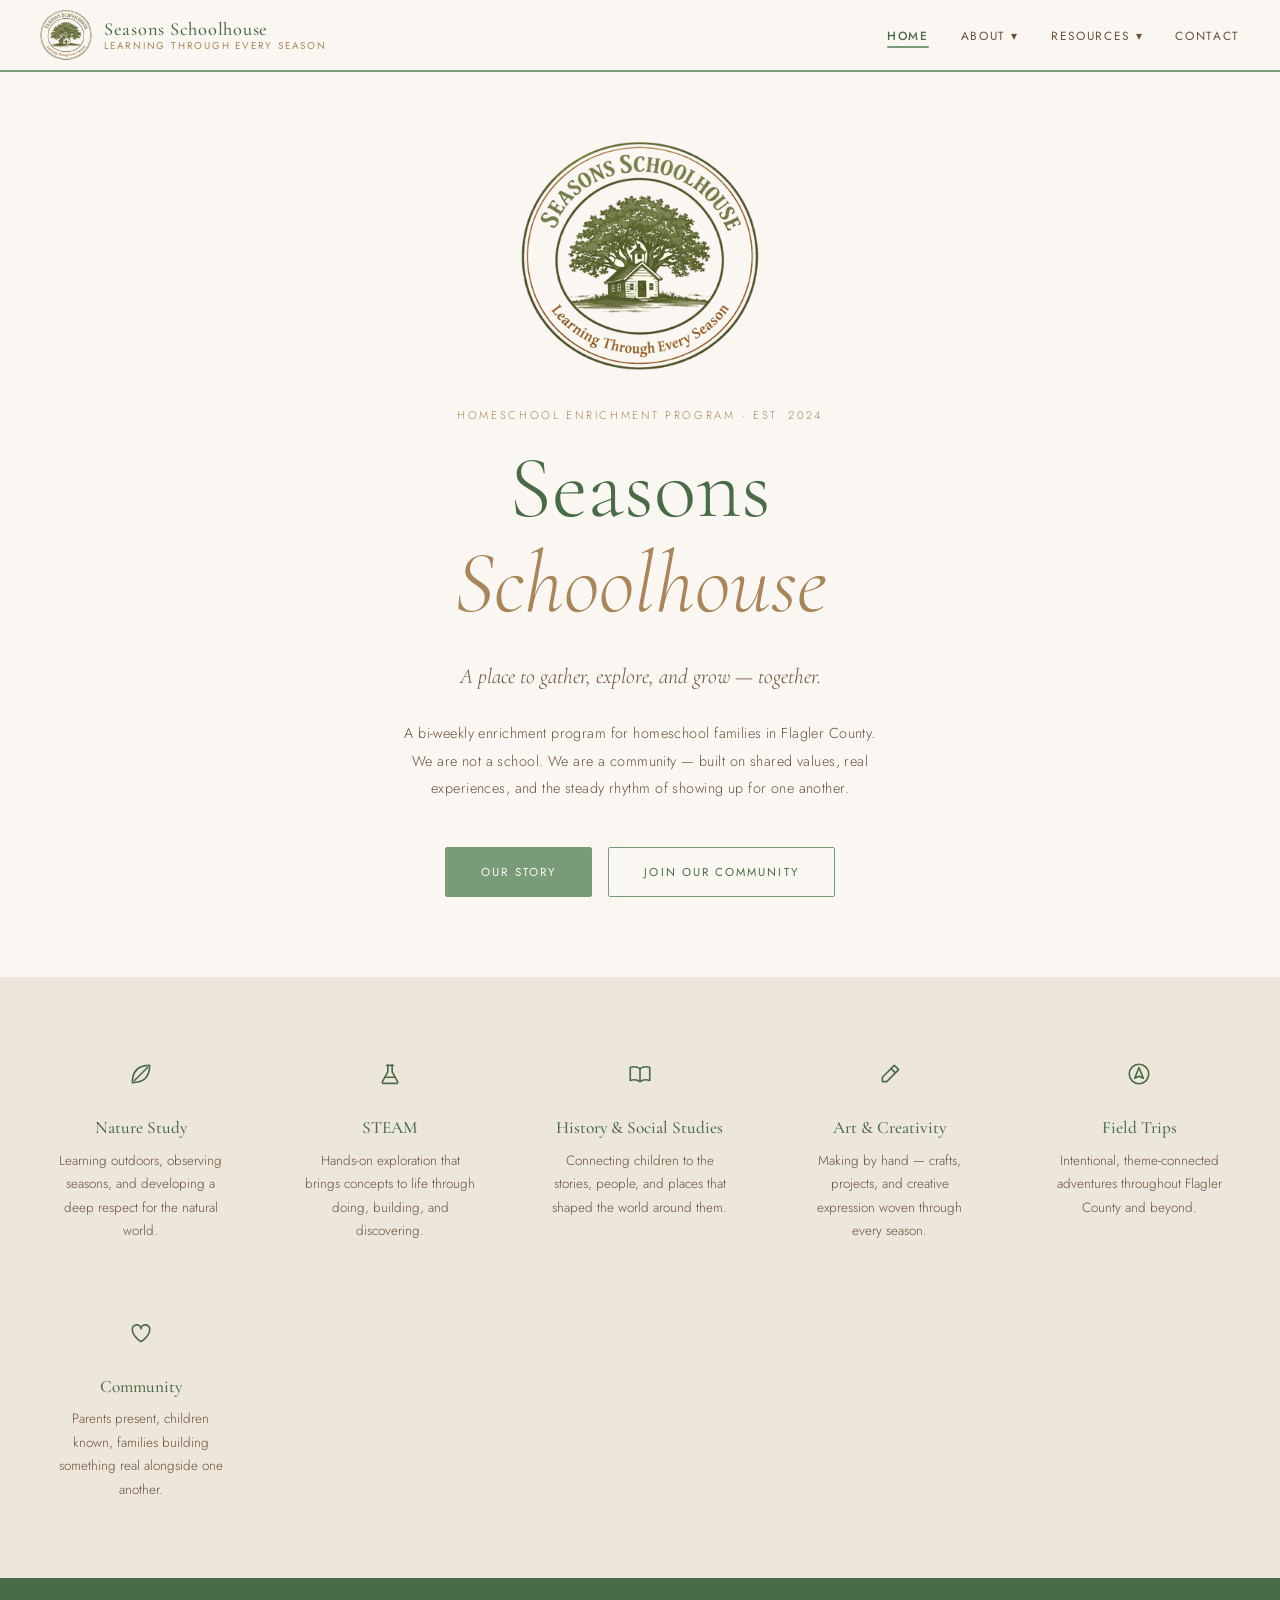
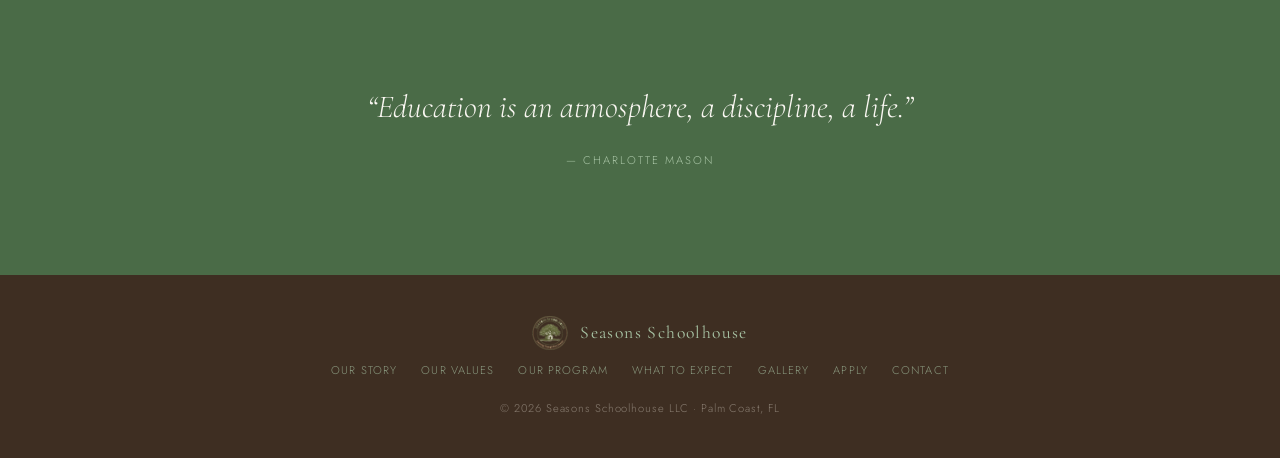
<file: index.html>
<!DOCTYPE html>
<html lang="en">
<head>
  <meta charset="UTF-8" />
  <meta name="viewport" content="width=device-width, initial-scale=1.0" />
  <title>Seasons Schoolhouse | Homeschool Enrichment, Flagler FL</title>
  <meta name="description" content="Homeschool enrichment for 3rd–8th grade families in Flagler County & Palm Coast, FL. Bi-weekly gatherings — nature, STEAM, field trips & Christian community." />
  <link rel="canonical" href="https://seasonsschoolhouse.org/index.html" />
  <!-- Favicon set (cream bg — fixes dark-mode blob) -->
  <link rel="icon" type="image/x-icon" href="/favicon.ico" />
  <link rel="icon" type="image/png" sizes="32x32" href="/favicon-32.png" />
  <link rel="icon" type="image/png" sizes="16x16" href="/favicon-16.png" />
  <link rel="apple-touch-icon" sizes="180x180" href="/apple-touch-icon.png" />
  <link rel="manifest" href="/site.webmanifest" />
  <meta name="theme-color" content="#FAF7F2" />
  <meta property="og:title" content="Seasons Schoolhouse | Homeschool Enrichment, Flagler FL" />
  <meta property="og:description" content="A homeschool enrichment program for 3rd–8th grade families in Flagler County & Palm Coast, FL. Nature study, STEAM, history, and community — bi-weekly, Aug–May." />
  <meta property="og:image" content="https://seasonsschoolhouse.org/og-image.png" />
  <meta property="og:image:width" content="1200" />
  <meta property="og:image:height" content="630" />
  <meta property="og:image:alt" content="Seasons Schoolhouse — Homeschool Enrichment Program, Flagler County, FL" />
  <meta property="og:type" content="website" />
  <meta property="og:url" content="https://seasonsschoolhouse.org/index.html" />
  <meta property="og:locale" content="en_US" />
  <meta property="og:site_name" content="Seasons Schoolhouse" />
  <meta name="twitter:card" content="summary_large_image" />
  <meta name="twitter:title" content="Seasons Schoolhouse | Homeschool Enrichment in Flagler County, FL" />
  <meta name="twitter:description" content="Homeschool enrichment for 3rd–8th grade families in Flagler County & Palm Coast, FL. Nature study, STEAM, history, field trips, and community." />
  <meta name="twitter:image" content="https://seasonsschoolhouse.org/og-image.png" />
  <meta name="keywords" content="homeschool enrichment, homeschool co-op, Flagler County homeschool, Palm Coast homeschool, Florida homeschool program, nature study, STEAM homeschool, Christian homeschool, homeschool community" />
  <meta name="author" content="Seasons Schoolhouse" />
  <meta name="robots" content="index, follow" />
  <meta name="geo.region" content="US-FL" />
  <meta name="geo.placename" content="Flagler County, Florida" />
  <script type="application/ld+json">
  {
    "@context": "https://schema.org",
    "@graph": [
      {
        "@type": ["Organization", "LocalBusiness", "EducationalOrganization"],
        "@id": "https://seasonsschoolhouse.org/#organization",
        "name": "Seasons Schoolhouse LLC",
        "legalName": "Seasons Schoolhouse LLC",
        "alternateName": "Seasons Schoolhouse Homeschool Enrichment Program",
        "url": "https://seasonsschoolhouse.org",
        "logo": {
          "@type": "ImageObject",
          "url": "https://seasonsschoolhouse.org/logo.png",
          "caption": "Seasons Schoolhouse logo"
        },
        "image": "https://seasonsschoolhouse.org/logo.png",
        "email": "danyelle@seasonsschoolhouse.org",
        "telephone": "+1-386-227-6849",
        "contactPoint": {
          "@type": "ContactPoint",
          "contactType": "customer support",
          "email": "danyelle@seasonsschoolhouse.org",
          "telephone": "+1-386-227-6849",
          "areaServed": "US-FL",
          "availableLanguage": ["English"]
        },
        "description": "A homeschool enrichment program for 3rd–8th grade families in Flagler County, Florida. Bi-weekly gatherings centered on nature study, science, history, STEAM, field trips, and community — rooted in a Biblical worldview.",
        "disambiguatingDescription": "Seasons Schoolhouse is a homeschool enrichment co-op — not a school, tutoring service, daycare, or drop-off program. Parents remain on-site and involved at every gathering, and the program complements (rather than replaces) each family's home curriculum.",
        "keywords": "homeschool enrichment program, homeschool co-op Flagler County, homeschool program Palm Coast, Christian homeschool Florida, nature study, STEAM, homeschool field trips, homeschool community, 3rd-8th grade homeschool, Biblical worldview, bi-weekly homeschool gathering",
        "slogan": "Learning Through Every Season",
        "foundingDate": "2024",
        "founder": {
          "@type": "Person",
          "name": "Danyelle Holt"
        },
        "address": {
          "@type": "PostalAddress",
          "streetAddress": "2 Pine Cone Drive #351233",
          "addressLocality": "Palm Coast",
          "addressRegion": "FL",
          "postalCode": "32137",
          "addressCountry": "US"
        },
        "areaServed": [
          {
            "@type": "AdministrativeArea",
            "name": "Flagler County, Florida"
          },
          {
            "@type": "City",
            "name": "Palm Coast, Florida"
          },
          {
            "@type": "City",
            "name": "Bunnell, Florida"
          },
          {
            "@type": "City",
            "name": "Flagler Beach, Florida"
          },
          {
            "@type": "City",
            "name": "Beverly Beach, Florida"
          },
          {
            "@type": "City",
            "name": "St. Augustine, Florida"
          },
          {
            "@type": "AdministrativeArea",
            "name": "Volusia County, Florida"
          }
        ],
        "audience": {
          "@type": "EducationalAudience",
          "educationalRole": "homeschool student",
          "audienceType": "Homeschool families with children in grades 3 through 8"
        },
        "knowsAbout": [
          "Homeschool enrichment",
          "Homeschool co-op",
          "Christian homeschool programs",
          "Nature study",
          "STEAM education",
          "Science education",
          "History and social studies",
          "Homeschool field trips",
          "Biblical worldview education",
          "Charlotte Mason-inspired learning",
          "Faith-based homeschool community"
        ],
        "sameAs": []
      },
      {
        "@type": "WebSite",
        "@id": "https://seasonsschoolhouse.org/#website",
        "url": "https://seasonsschoolhouse.org",
        "name": "Seasons Schoolhouse",
        "description": "Homeschool enrichment program for 3rd–8th grade families in Flagler County, Florida.",
        "publisher": {
          "@id": "https://seasonsschoolhouse.org/#organization"
        },
        "inLanguage": "en-US"
      }
    ]
  }
  </script>
  <link rel="preconnect" href="https://fonts.googleapis.com" />
  <link rel="preconnect" href="https://fonts.gstatic.com" crossorigin />
  <link href="https://fonts.googleapis.com/css2?family=Cormorant+Garamond:ital,wght@0,300;0,400;0,500;0,600;1,300;1,400&family=Jost:wght@300;400;500&display=swap" rel="stylesheet" />
  <style>/* ─── RESET & VARIABLES ─── */
*, *::before, *::after { box-sizing: border-box; margin: 0; padding: 0; }

:root {
  --cream:   #FAF7F2;
  --linen:   #EDE7DB;
  --sage:    #7A9B78;
  --sage-lt: #A8C4A5;
  --moss:    #4A6B47;
  --tan:     #A88659;
  --brown:   #6B4F3A;
  --bark:    #3E2E22;
  --white:   #FFFCF8;
  --shadow:  0 4px 20px rgba(62,46,34,0.08);
}

html { scroll-behavior: smooth; }

body {
  font-family: 'Jost', sans-serif;
  background: var(--cream);
  color: var(--bark);
  font-weight: 300;
  font-size: 16px;
  line-height: 1.8;
  overflow-x: hidden;
}

/* ─── NAV ─── */
nav {
  position: fixed;
  top: 0; left: 0; right: 0;
  z-index: 1000;
  background: rgba(250,247,242,0.97);
  backdrop-filter: blur(10px);
  border-bottom: 1px solid var(--linen);
  padding: 0 2.5rem;
  display: flex;
  align-items: center;
  justify-content: space-between;
  height: 72px;
}

.nav-logo {
  display: flex;
  align-items: center;
  gap: 0.75rem;
  cursor: pointer;
  text-decoration: none;
}

.nav-logo img {
  height: 52px; width: 52px;
  object-fit: contain;
  border-radius: 50%;
}

.nav-logo-text {
  font-family: 'Cormorant Garamond', serif;
  font-size: 1.15rem;
  font-weight: 500;
  letter-spacing: 0.04em;
  color: var(--moss);
  line-height: 1.2;
}

.nav-logo-text span {
  display: block;
  font-size: 0.62rem;
  font-weight: 400;
  letter-spacing: 0.18em;
  text-transform: uppercase;
  color: var(--tan);
  font-family: 'Jost', sans-serif;
}

.nav-links {
  display: flex;
  align-items: center;
  gap: 2rem;
  list-style: none;
}

.nav-links > li > a,
.nav-links > li > button {
  font-family: 'Jost', sans-serif;
  font-size: 0.74rem;
  font-weight: 400;
  letter-spacing: 0.14em;
  text-transform: uppercase;
  color: var(--brown);
  text-decoration: none;
  cursor: pointer;
  background: none;
  border: none;
  padding: 0;
  transition: color 0.2s;
  white-space: nowrap;
}

.nav-links > li > a:hover,
.nav-links > li > button:hover { color: var(--sage); }

.nav-links > li > a.active { color: var(--moss); font-weight: 500; }

/* Dropdowns */
.dropdown { position: relative; }

.dropdown-menu {
  display: none;
  position: absolute;
  top: calc(100% + 14px);
  left: 50%;
  transform: translateX(-50%);
  background: var(--white);
  border: 1px solid var(--linen);
  border-radius: 4px;
  min-width: 200px;
  box-shadow: 0 8px 28px rgba(62,46,34,0.1);
  padding: 0.5rem 0;
  list-style: none;
  z-index: 500;
}

.dropdown-menu.open { display: block; }

.dropdown-menu li a {
  display: block;
  padding: 0.65rem 1.5rem;
  font-family: 'Jost', sans-serif;
  font-size: 0.72rem;
  letter-spacing: 0.12em;
  text-transform: uppercase;
  color: var(--brown);
  text-decoration: none;
  transition: background 0.15s, color 0.15s;
}

.dropdown-menu li a:hover { background: var(--cream); color: var(--sage); }
.dropdown-menu li a.active { color: var(--moss); }

/* Hamburger */
.hamburger {
  display: none;
  flex-direction: column;
  gap: 5px;
  cursor: pointer;
  background: none;
  border: none;
  padding: 4px;
  z-index: 1001;
}
.hamburger span {
  display: block;
  width: 22px; height: 1.5px;
  background: var(--brown);
  transition: 0.3s;
}

/* ─── PAGE WRAPPER ─── */
.page-wrapper {
  min-height: 100vh;
  padding-top: 72px;
  animation: fadeUp 0.45s ease both;
}

@keyframes fadeUp {
  from { opacity: 0; transform: translateY(14px); }
  to   { opacity: 1; transform: translateY(0); }
}

/* ─── BUTTONS ─── */
.btn {
  display: inline-block;
  padding: 0.85rem 2.2rem;
  border: 1px solid var(--sage);
  color: var(--moss);
  font-family: 'Jost', sans-serif;
  font-size: 0.72rem;
  font-weight: 400;
  letter-spacing: 0.18em;
  text-transform: uppercase;
  cursor: pointer;
  background: transparent;
  transition: background 0.25s, color 0.25s, border-color 0.25s;
  border-radius: 2px;
  text-decoration: none;
}
.btn:hover { background: var(--sage); color: var(--white); }
.btn-solid { background: var(--sage); color: var(--white); }
.btn-solid:hover { background: var(--moss); border-color: var(--moss); }
.btn-tan { border-color: var(--tan); color: var(--brown); }
.btn-tan:hover { background: var(--tan); color: var(--white); }

/* ─── PAGE HERO ─── */
.page-hero {
  padding: 5rem 2rem 3.5rem;
  text-align: center;
  border-bottom: 1px solid var(--linen);
  background: var(--cream);
}

.page-label {
  font-size: 0.7rem;
  letter-spacing: 0.24em;
  text-transform: uppercase;
  color: var(--tan);
  margin-bottom: 0.9rem;
}

.page-title {
  font-family: 'Cormorant Garamond', serif;
  font-size: clamp(2.4rem, 5vw, 4rem);
  font-weight: 300;
  color: var(--moss);
  line-height: 1.1;
  margin-bottom: 0.8rem;
}
.page-title em { font-style: italic; color: var(--tan); }

.page-subtitle {
  font-size: 0.92rem;
  color: var(--brown);
  max-width: 560px;
  margin: 0 auto;
  line-height: 1.9;
}

/* ─── DIVIDER ─── */
.divider { width: 40px; height: 1px; background: var(--tan); margin: 1.8rem 0; }
.divider-center { margin: 1.8rem auto; }

/* ─── SECTION HEADING ─── */
.section-heading {
  font-family: 'Cormorant Garamond', serif;
  font-size: clamp(1.7rem, 3.5vw, 2.6rem);
  font-weight: 300;
  color: var(--moss);
  text-align: center;
  margin-bottom: 0.4rem;
}
.section-heading em { font-style: italic; color: var(--tan); }

.section-label {
  text-align: center;
  font-size: 0.72rem;
  letter-spacing: 0.16em;
  text-transform: uppercase;
  color: var(--tan);
  margin-bottom: 3rem;
}

/* ─── CONTENT CONTAINER ─── */
.container {
  max-width: 860px;
  margin: 0 auto;
  padding: 4rem 2rem;
}

.container-wide {
  max-width: 1060px;
  margin: 0 auto;
  padding: 4rem 2rem;
}

/* ─── HOME ─── */
.hero {
  display: flex;
  flex-direction: column;
  align-items: center;
  justify-content: center;
  text-align: center;
  min-height: calc(100vh - 72px);
  padding: 4rem 2rem 5rem;
  position: relative;
  overflow: hidden;
}

.hero::before {
  content: '';
  position: absolute;
  width: 640px; height: 640px;
  border-radius: 50%;
  border: 1px solid var(--sage-lt);
  opacity: 0.22;
  top: 50%; left: 50%;
  transform: translate(-50%, -50%);
  pointer-events: none;
}
.hero::after {
  content: '';
  position: absolute;
  width: 950px; height: 950px;
  border-radius: 50%;
  border: 1px solid var(--tan);
  opacity: 0.1;
  top: 50%; left: 50%;
  transform: translate(-50%, -50%);
  pointer-events: none;
}

.hero-logo {
  width: 240px; height: 240px;
  object-fit: contain; border-radius: 50%;
  margin-bottom: 1.8rem;
  position: relative; z-index: 1;
}

.hero-eyebrow {
  font-size: 0.7rem; letter-spacing: 0.24em;
  text-transform: uppercase; color: var(--tan);
  margin-bottom: 1rem;
  position: relative; z-index: 1;
}

.hero-title {
  font-family: 'Cormorant Garamond', serif;
  font-size: clamp(3rem, 7vw, 5.5rem);
  font-weight: 300; line-height: 1.08;
  color: var(--moss); margin-bottom: 0.3em;
  position: relative; z-index: 1;
}
.hero-title em { font-style: italic; color: var(--tan); }

.hero-subtitle {
  font-family: 'Cormorant Garamond', serif;
  font-size: clamp(1.05rem, 2.2vw, 1.35rem);
  font-weight: 300; font-style: italic;
  color: var(--brown); margin-bottom: 1.5rem;
  position: relative; z-index: 1;
}

.hero-tagline {
  font-size: 0.9rem; letter-spacing: 0.03em;
  color: var(--brown); max-width: 480px;
  margin-bottom: 2.8rem; line-height: 1.9;
  position: relative; z-index: 1;
}

.hero-btns {
  display: flex; gap: 1rem;
  flex-wrap: wrap; justify-content: center;
  position: relative; z-index: 1;
}

/* Pillars */
.pillars {
  background: var(--linen);
  padding: 3.5rem 2rem;
  display: grid;
  grid-template-columns: repeat(auto-fit, minmax(180px, 1fr));
  gap: 2rem; text-align: center;
}
.pillar-icon { font-size: 1.6rem; margin-bottom: 0.6rem; display: block; }
.pillar h2, .pillar h3 {
  font-family: 'Cormorant Garamond', serif;
  font-size: 1.08rem; font-weight: 500;
  color: var(--moss); margin-bottom: 0.35rem;
}
.pillar p { font-size: 0.84rem; color: var(--brown); line-height: 1.75; }

/* Quote band */
.quote-band {
  padding: 6.5rem 2rem; text-align: center;
  background: var(--moss);
}
.quote-band blockquote {
  font-family: 'Cormorant Garamond', serif;
  font-size: clamp(1.3rem, 3vw, 2rem);
  font-weight: 300; font-style: italic;
  color: var(--cream); max-width: 680px;
  margin: 0 auto; line-height: 1.55;
}
.quote-band cite {
  display: block; margin-top: 1.2rem;
  font-family: 'Jost', sans-serif; font-style: normal;
  font-size: 0.7rem; letter-spacing: 0.18em;
  text-transform: uppercase; color: var(--sage-lt);
}

/* ─── OUR STORY ─── */
.story-grid {
  display: grid;
  grid-template-columns: 1fr 2fr;
  gap: 4rem;
  align-items: start;
}

.story-sidebar { position: sticky; top: 90px; }

.founder-initial {
  width: 110px; height: 110px;
  border-radius: 50%;
  background: var(--linen);
  border: 2px solid var(--sage-lt);
  display: flex; align-items: center; justify-content: center;
  font-family: 'Cormorant Garamond', serif;
  font-size: 2.8rem; font-weight: 300;
  color: var(--sage); margin-bottom: 1.2rem;
}

.founder-name {
  font-family: 'Cormorant Garamond', serif;
  font-size: 1.35rem; font-weight: 500;
  color: var(--bark); margin-bottom: 0.2rem;
}
.founder-role {
  font-size: 0.7rem; letter-spacing: 0.14em;
  text-transform: uppercase; color: var(--tan);
}

.story-body p {
  font-size: 1rem; color: var(--bark);
  line-height: 2; margin-bottom: 1.4rem;
}
.story-body p:first-child::first-letter {
  font-family: 'Cormorant Garamond', serif;
  font-size: 3rem; font-weight: 300;
  float: left; line-height: 0.8;
  margin-right: 0.1em; color: var(--sage);
}

.story-links {
  display: grid;
  grid-template-columns: 1fr 1fr;
  gap: 1rem;
  margin-top: 3rem;
}

.story-link-card {
  background: var(--white);
  border: 1px solid var(--linen);
  border-radius: 4px;
  padding: 1.5rem;
  text-decoration: none;
  transition: border-color 0.2s, box-shadow 0.2s;
}
.story-link-card:hover {
  border-color: var(--sage-lt);
  box-shadow: var(--shadow);
}
.story-link-card h4 {
  font-family: 'Cormorant Garamond', serif;
  font-size: 1.1rem; font-weight: 500;
  color: var(--moss); margin-bottom: 0.35rem;
}
.story-link-card p { font-size: 0.8rem; color: var(--brown); line-height: 1.65; }
.story-link-card .arrow {
  display: inline-block; margin-top: 0.6rem;
  font-size: 0.7rem; letter-spacing: 0.1em;
  text-transform: uppercase; color: var(--tan);
}

/* ─── VALUES ─── */
.values-intro {
  max-width: 660px;
  margin: 0 auto;
  text-align: center;
  padding: 3.5rem 2rem 1rem;
}
.values-intro p { font-size: 1rem; color: var(--bark); line-height: 2; }

.values-grid {
  display: grid;
  grid-template-columns: repeat(auto-fit, minmax(280px, 1fr));
  gap: 1.5rem;
  max-width: 960px;
  margin: 3rem auto;
  padding: 0 2rem;
}

.value-card {
  background: var(--white);
  border: 1px solid var(--linen);
  border-radius: 4px;
  padding: 2rem;
  transition: box-shadow 0.2s;
}
.value-card:hover { box-shadow: var(--shadow); }

.value-icon { font-size: 1.6rem; margin-bottom: 0.8rem; display: block; }
.value-card h3 {
  font-family: 'Cormorant Garamond', serif;
  font-size: 1.2rem; font-weight: 500;
  color: var(--moss); margin-bottom: 0.5rem;
}
.value-card p { font-size: 0.86rem; color: var(--brown); line-height: 1.8; }

.values-closing {
  background: var(--moss);
  padding: 4rem 2rem;
  text-align: center;
}
.values-closing p {
  font-family: 'Cormorant Garamond', serif;
  font-size: clamp(1.2rem, 2.5vw, 1.7rem);
  font-weight: 300; font-style: italic;
  color: var(--cream); max-width: 640px;
  margin: 0 auto; line-height: 1.6;
}

/* ─── PROGRAM ─── */
.program-intro {
  max-width: 680px;
  margin: 0 auto;
  text-align: center;
  padding: 3.5rem 2rem 1rem;
}
.program-intro p { font-size: 1rem; color: var(--bark); line-height: 2; }

.program-section {
  max-width: 900px;
  margin: 0 auto;
  padding: 3rem 2rem;
}

.program-section h3 {
  font-family: 'Cormorant Garamond', serif;
  font-size: 1.6rem; font-weight: 400;
  color: var(--moss); margin-bottom: 0.5rem;
}

.program-section p {
  font-size: 0.92rem; color: var(--bark);
  line-height: 2; margin-bottom: 1.2rem;
}

.program-divider {
  border: none;
  border-top: 1px solid var(--linen);
  margin: 0 2rem;
}

.areas-grid {
  display: grid;
  grid-template-columns: repeat(auto-fit, minmax(220px, 1fr));
  gap: 1.2rem;
  max-width: 960px;
  margin: 3rem auto;
  padding: 0 2rem;
}

.area-card {
  background: var(--white);
  border: 1px solid var(--linen);
  border-radius: 4px;
  padding: 1.6rem;
  display: flex; gap: 1rem;
  align-items: flex-start;
}
.area-card .icon { font-size: 1.3rem; flex-shrink: 0; margin-top: 0.1rem; }
.area-card h4 {
  font-family: 'Cormorant Garamond', serif;
  font-size: 1.05rem; font-weight: 500;
  color: var(--moss); margin-bottom: 0.3rem;
}
.area-card p { font-size: 0.82rem; color: var(--brown); line-height: 1.75; }

.program-strip {
  background: var(--linen);
  padding: 3rem 2rem;
}

/* ─── APPLY ─── */
.apply-intro {
  max-width: 680px;
  margin: 0 auto;
  text-align: center;
  padding: 3.5rem 2rem 2rem;
}
.apply-intro p { font-size: 1rem; color: var(--bark); line-height: 2; }

.prereview {
  background: var(--linen);
  padding: 3rem 2rem;
}
.prereview-inner {
  max-width: 760px;
  margin: 0 auto;
}
.prereview h3 {
  font-family: 'Cormorant Garamond', serif;
  font-size: 1.5rem; font-weight: 400;
  color: var(--moss); margin-bottom: 0.5rem;
  text-align: center;
}
.prereview p {
  font-size: 0.9rem; color: var(--brown);
  line-height: 1.9; text-align: center;
  margin-bottom: 2rem;
}

.prereview-cards {
  display: grid;
  grid-template-columns: repeat(auto-fit, minmax(200px, 1fr));
  gap: 1rem;
}

.prereview-card {
  background: var(--white);
  border: 1px solid rgba(196,168,130,0.3);
  border-radius: 4px;
  padding: 1.5rem;
  text-decoration: none;
  text-align: center;
  transition: box-shadow 0.2s, border-color 0.2s;
}
.prereview-card:hover {
  box-shadow: var(--shadow);
  border-color: var(--sage-lt);
}
.prereview-card .icon { font-size: 1.5rem; display: block; margin-bottom: 0.6rem; }
.prereview-card h4 {
  font-family: 'Cormorant Garamond', serif;
  font-size: 1rem; font-weight: 500;
  color: var(--moss); margin-bottom: 0.3rem;
}
.prereview-card p { font-size: 0.78rem; color: var(--brown); line-height: 1.6; }

/* Apply steps */
.apply-steps {
  max-width: 780px;
  margin: 0 auto;
  padding: 4rem 2rem;
}

.apply-steps h3 {
  font-family: 'Cormorant Garamond', serif;
  font-size: 1.6rem; font-weight: 400;
  color: var(--moss); margin-bottom: 2.5rem;
  text-align: center;
}

.steps-list { list-style: none; }

.step-item {
  display: flex;
  gap: 1.5rem;
  align-items: flex-start;
  margin-bottom: 2rem;
  padding-bottom: 2rem;
  border-bottom: 1px solid var(--linen);
}
.step-item:last-child { border-bottom: none; margin-bottom: 0; padding-bottom: 0; }

.step-number {
  flex-shrink: 0;
  width: 44px; height: 44px;
  border-radius: 50%;
  background: var(--linen);
  border: 1px solid var(--tan);
  display: flex; align-items: center; justify-content: center;
  font-family: 'Cormorant Garamond', serif;
  font-size: 1.2rem; font-weight: 500;
  color: var(--moss);
}

.step-content h4 {
  font-family: 'Cormorant Garamond', serif;
  font-size: 1.1rem; font-weight: 500;
  color: var(--moss); margin-bottom: 0.3rem;
}
.step-content p { font-size: 0.86rem; color: var(--brown); line-height: 1.8; }

.apply-cta {
  background: var(--linen);
  padding: 3.5rem 2rem;
  text-align: center;
}
.apply-cta p {
  font-size: 0.92rem; color: var(--brown);
  line-height: 1.9; max-width: 520px;
  margin: 0 auto 1.8rem;
}

/* ─── HANDBOOK ─── */
.handbook-wrapper {
  max-width: 780px;
  margin: 0 auto;
  padding: 3rem 2rem 5rem;
}

.handbook-section {
  margin-bottom: 3rem;
  padding-bottom: 3rem;
  border-bottom: 1px solid var(--linen);
}
.handbook-section:last-child { border-bottom: none; }

.handbook-section h2 {
  font-family: 'Cormorant Garamond', serif;
  font-size: 1.5rem; font-weight: 500;
  color: var(--moss); margin-bottom: 0.5rem;
}
.handbook-section h3 {
  font-family: 'Cormorant Garamond', serif;
  font-size: 1.15rem; font-weight: 500;
  color: var(--brown); margin: 1.4rem 0 0.4rem;
}
.handbook-section p {
  font-size: 0.9rem; color: var(--bark);
  line-height: 2; margin-bottom: 0.9rem;
}
.handbook-section ul {
  list-style: none; padding-left: 0;
  margin-bottom: 0.9rem;
}
.handbook-section ul li {
  font-size: 0.9rem; color: var(--bark);
  line-height: 1.9; padding-left: 1.3rem;
  position: relative;
}
.handbook-section ul li::before {
  content: '·';
  position: absolute; left: 0;
  color: var(--tan); font-size: 1.2rem;
}

.handbook-toc {
  background: var(--linen);
  border-radius: 4px;
  padding: 2rem;
  margin-bottom: 3rem;
}
.handbook-toc h3 {
  font-family: 'Cormorant Garamond', serif;
  font-size: 1.1rem; font-weight: 500;
  color: var(--moss); margin-bottom: 1rem;
}
.handbook-toc ol {
  padding-left: 1.2rem;
}
.handbook-toc ol li {
  font-size: 0.84rem; color: var(--brown);
  line-height: 2;
}
.handbook-toc ol li a {
  color: var(--brown); text-decoration: none;
  transition: color 0.2s;
}
.handbook-toc ol li a:hover { color: var(--sage); }

.handbook-download-bar {
  background: var(--moss);
  padding: 2rem;
  text-align: center;
  display: flex;
  align-items: center;
  justify-content: center;
  gap: 1.5rem;
  flex-wrap: wrap;
}
.handbook-download-bar p {
  font-size: 0.88rem;
  color: var(--cream);
  letter-spacing: 0.04em;
}

/* ─── CALENDAR ─── */
.calendar-wrapper {
  max-width: 900px;
  margin: 0 auto;
  padding: 3rem 2rem 5rem;
}

.calendar-year-label {
  font-family: 'Cormorant Garamond', serif;
  font-size: 1.1rem; font-weight: 400;
  color: var(--tan); letter-spacing: 0.1em;
  text-align: center; margin-bottom: 2.5rem;
}

.calendar-grid {
  display: grid;
  grid-template-columns: repeat(auto-fit, minmax(260px, 1fr));
  gap: 1.5rem;
}

.cal-month {
  background: var(--white);
  border: 1px solid var(--linen);
  border-radius: 4px;
  overflow: hidden;
}

.cal-month-header {
  background: var(--linen);
  padding: 0.9rem 1.2rem;
  font-family: 'Cormorant Garamond', serif;
  font-size: 1.05rem; font-weight: 500;
  color: var(--moss);
  display: flex;
  justify-content: space-between;
  align-items: center;
}

.cal-month-header span {
  font-family: 'Jost', sans-serif;
  font-size: 0.68rem; font-weight: 400;
  letter-spacing: 0.1em; color: var(--tan);
}

.cal-days-header {
  display: grid;
  grid-template-columns: repeat(7, 1fr);
  padding: 0.6rem 0.8rem 0;
}

.cal-day-label {
  text-align: center;
  font-size: 0.6rem;
  letter-spacing: 0.1em;
  text-transform: uppercase;
  color: var(--tan);
  font-weight: 400;
  padding: 0.3rem 0;
}

.cal-days {
  display: grid;
  grid-template-columns: repeat(7, 1fr);
  padding: 0.3rem 0.8rem 0.8rem;
  gap: 2px;
}

.cal-day {
  text-align: center;
  font-size: 0.8rem;
  color: var(--brown);
  padding: 0.35rem 0.2rem;
  border-radius: 50%;
  aspect-ratio: 1;
  display: flex;
  align-items: center;
  justify-content: center;
  cursor: default;
}

.cal-day.empty { color: transparent; }
.cal-day.other-month { color: rgba(107,79,58,0.25); }

.cal-day.meeting {
  background: var(--sage);
  color: var(--white);
  font-weight: 500;
  border-radius: 50%;
  cursor: pointer;
  position: relative;
}

.cal-day.special {
  background: var(--moss);
  color: var(--white);
  font-weight: 500;
  border-radius: 50%;
}

.cal-day.break {
  background: var(--linen);
  color: var(--tan);
  border-radius: 50%;
  font-size: 0.7rem;
}

.cal-day.today {
  border: 1px solid var(--tan);
}

/* Meeting list */
.meeting-list {
  background: var(--linen);
  padding: 3rem 2rem;
  margin-top: 3rem;
  border-radius: 4px;
}

.meeting-list h3 {
  font-family: 'Cormorant Garamond', serif;
  font-size: 1.4rem; font-weight: 400;
  color: var(--moss); margin-bottom: 1.5rem;
  text-align: center;
}

.meeting-items {
  max-width: 600px;
  margin: 0 auto;
  display: flex;
  flex-direction: column;
  gap: 0.6rem;
}

.meeting-item {
  display: flex;
  align-items: center;
  gap: 1rem;
  padding: 0.7rem 1rem;
  background: var(--white);
  border-radius: 3px;
  border-left: 3px solid var(--sage);
}

.meeting-item.special-event { border-left-color: var(--moss); }
.meeting-item.break-item { border-left-color: var(--linen); background: transparent; }

.meeting-date {
  font-family: 'Jost', sans-serif;
  font-size: 0.78rem; font-weight: 400;
  color: var(--moss); min-width: 120px;
  letter-spacing: 0.04em;
}

.meeting-name {
  font-size: 0.86rem;
  color: var(--brown);
}

.meeting-item.special-event .meeting-name { color: var(--moss); font-weight: 500; }
.meeting-item.break-item .meeting-name { color: var(--tan); font-style: italic; }

.cal-legend {
  display: flex;
  gap: 1.5rem;
  justify-content: center;
  margin-top: 2rem;
  flex-wrap: wrap;
}

.legend-item {
  display: flex;
  align-items: center;
  gap: 0.5rem;
  font-size: 0.76rem;
  color: var(--brown);
}

.legend-dot {
  width: 12px; height: 12px;
  border-radius: 50%;
}
.legend-dot.meeting { background: var(--sage); }
.legend-dot.special { background: var(--moss); }

/* ─── CURRENT FAMILIES ─── */
.families-intro {
  max-width: 640px;
  margin: 0 auto;
  text-align: center;
  padding: 3.5rem 2rem 2rem;
}
.families-intro p { font-size: 1rem; color: var(--bark); line-height: 2; }

.band-features {
  display: grid;
  grid-template-columns: repeat(auto-fit, minmax(180px, 1fr));
  gap: 1.2rem;
  max-width: 900px;
  margin: 2.5rem auto;
  padding: 0 2rem;
}

.band-feature {
  background: var(--white);
  border: 1px solid var(--linen);
  border-radius: 4px;
  padding: 1.5rem;
  text-align: center;
}
.band-feature .icon { font-size: 1.5rem; margin-bottom: 0.6rem; display: block; }
.band-feature h4 {
  font-family: 'Cormorant Garamond', serif;
  font-size: 1rem; font-weight: 500;
  color: var(--moss); margin-bottom: 0.3rem;
}
.band-feature p { font-size: 0.8rem; color: var(--brown); line-height: 1.65; }

.band-steps {
  max-width: 640px;
  margin: 0 auto;
  padding: 3rem 2rem;
}

.band-steps h3 {
  font-family: 'Cormorant Garamond', serif;
  font-size: 1.5rem; font-weight: 400;
  color: var(--moss); margin-bottom: 2rem;
  text-align: center;
}

.band-step {
  display: flex;
  gap: 1.2rem;
  align-items: flex-start;
  margin-bottom: 1.5rem;
}

.band-step-num {
  flex-shrink: 0;
  width: 36px; height: 36px;
  border-radius: 50%;
  background: var(--linen);
  border: 1px solid var(--tan);
  display: flex; align-items: center; justify-content: center;
  font-family: 'Cormorant Garamond', serif;
  font-size: 1.1rem; color: var(--moss);
}

.band-step p {
  font-size: 0.88rem; color: var(--bark);
  line-height: 1.85; padding-top: 0.35rem;
}

.band-step p a {
  color: var(--sage);
  text-decoration: none;
}
.band-step p a:hover { text-decoration: underline; }

.band-cta {
  background: var(--moss);
  padding: 3.5rem 2rem;
  text-align: center;
}
.band-cta p {
  font-size: 0.9rem; color: var(--cream);
  line-height: 1.9; max-width: 460px;
  margin: 0 auto 1.8rem;
  opacity: 0.88;
}

/* ─── CONTACT ─── */
.contact-wrap {
  max-width: 860px;
  margin: 0 auto;
  padding: 4rem 2rem 6rem;
  display: grid;
  grid-template-columns: 1fr 1.5fr;
  gap: 4rem;
}

.contact-info h3 {
  font-family: 'Cormorant Garamond', serif;
  font-size: 1.5rem; font-weight: 400;
  color: var(--moss); margin-bottom: 1rem;
}
.contact-info p {
  font-size: 0.9rem; color: var(--brown);
  line-height: 1.9; margin-bottom: 1.6rem;
}

.contact-detail {
  display: flex; align-items: center;
  gap: 0.8rem; margin-bottom: 0.9rem;
  font-size: 0.84rem; color: var(--brown);
}
.contact-detail a { color: var(--sage); text-decoration: none; }
.contact-detail a:hover { text-decoration: underline; }
.contact-icon { font-size: 1rem; }

.contact-form { display: flex; flex-direction: column; gap: 1.1rem; }
.form-row { display: grid; grid-template-columns: 1fr 1fr; gap: 1rem; }

.field { display: flex; flex-direction: column; gap: 0.4rem; }
.field label {
  font-size: 0.7rem; letter-spacing: 0.14em;
  text-transform: uppercase; color: var(--brown); font-weight: 400;
}
.field input, .field select, .field textarea {
  background: var(--white); border: 1px solid var(--linen);
  border-radius: 3px; padding: 0.75rem 1rem;
  font-family: 'Jost', sans-serif;
  font-size: 0.88rem; color: var(--bark);
  font-weight: 300; transition: border-color 0.2s;
  outline: none; width: 100%;
}
.field input:focus,
.field select:focus,
.field textarea:focus { border-color: var(--sage); }
.field textarea { resize: vertical; min-height: 120px; }
.form-note { font-size: 0.76rem; color: var(--brown); opacity: 0.7; line-height: 1.7; }

.form-success {
  display: none;
  background: var(--linen);
  border: 1px solid var(--sage-lt);
  border-radius: 4px;
  padding: 1.2rem 1.5rem;
  font-size: 0.88rem;
  color: var(--moss); line-height: 1.7;
}

/* ─── VALUES STRIP ─── */
.values-strip {
  background: var(--linen); padding: 3rem 2rem;
  display: flex; flex-wrap: wrap;
  gap: 1rem; justify-content: center;
}
.value-tag {
  padding: 0.5rem 1.2rem;
  border: 1px solid var(--tan);
  border-radius: 30px;
  font-size: 0.75rem; letter-spacing: 0.1em;
  text-transform: uppercase; color: var(--brown);
}

/* ─── FOOTER ─── */
footer {
  background: var(--bark);
  color: var(--linen);
  text-align: center;
  padding: 2.5rem 2rem;
}
.footer-logo-wrap {
  display: flex; align-items: center;
  justify-content: center; gap: 0.75rem;
  margin-bottom: 0.6rem;
}
.footer-logo-wrap img {
  width: 36px; height: 36px;
  border-radius: 50%; opacity: 0.85;
}
.footer-logo {
  font-family: 'Cormorant Garamond', serif;
  font-size: 1.1rem; font-weight: 400;
  letter-spacing: 0.08em; color: var(--sage-lt);
}
footer p { font-size: 0.7rem; letter-spacing: 0.08em; opacity: 0.42; }
.footer-links {
  display: flex; gap: 1.5rem;
  justify-content: center;
  margin-bottom: 1rem;
  flex-wrap: wrap;
}
.footer-links a {
  font-size: 0.7rem; letter-spacing: 0.1em;
  text-transform: uppercase;
  color: var(--sage-lt); text-decoration: none;
  opacity: 0.7; transition: opacity 0.2s;
}
.footer-links a:hover { opacity: 1; }

/* ─── MOBILE ─── */
@media (max-width: 768px) {
  .hamburger { display: flex; }

  nav { padding: 0 1.5rem; }

  .nav-links {
    display: none;
    position: fixed;
    top: 72px; left: 0; right: 0;
    background: var(--white);
    flex-direction: column;
    padding: 1.5rem;
    gap: 0;
    border-bottom: 1px solid var(--linen);
    box-shadow: 0 8px 24px rgba(62,46,34,0.08);
    max-height: calc(100vh - 72px);
    overflow-y: auto;
  }

  .nav-links.open { display: flex; }

  .nav-links > li {
    border-bottom: 1px solid var(--linen);
    padding: 0;
  }
  .nav-links > li:last-child { border-bottom: none; }

  .nav-links > li > a,
  .nav-links > li > button {
    display: block;
    padding: 1rem 0;
    font-size: 0.8rem;
    width: 100%;
    text-align: left;
  }

  .dropdown-menu {
    position: static;
    transform: none;
    box-shadow: none;
    border: none;
    border-top: 1px solid var(--linen);
    padding: 0 0 0.5rem 1rem;
    display: none;
    min-width: unset;
  }
  .dropdown-menu.open { display: block; }
  .dropdown-menu li a { padding: 0.6rem 0; }

  .story-grid { grid-template-columns: 1fr; gap: 2rem; }
  .story-links { grid-template-columns: 1fr; }
  .story-sidebar { position: static; }

  .contact-wrap { grid-template-columns: 1fr; gap: 2.5rem; }
  .form-row { grid-template-columns: 1fr; }
}

@media (max-width: 480px) {
  .nav-logo-text { display: none; }
  .hero-title { font-size: 2.6rem; }
  .page-title { font-size: 2rem; }
  .container { padding: 2.5rem 1.2rem; }
}

/* ─── NAV — green bottom border ─── */
nav { border-bottom: 2px solid var(--sage) !important; }

/* ─── NAV — active item underline ─── */
.nav-links > li > a.active {
  color: var(--moss);
  font-weight: 500;
  position: relative;
}
.nav-links > li > a.active::after {
  content: '';
  position: absolute;
  bottom: -4px; left: 0; right: 0;
  height: 2px;
  background: var(--sage);
  border-radius: 2px;
}

/* ─── PILLAR HOVER ─── */
.pillar {
  padding: 1.2rem;
  border-radius: 4px;
  border: 1px solid transparent;
  transition: border-color 0.25s, box-shadow 0.25s;
}
.pillar:hover {
  border-top: 3px solid var(--sage);
  box-shadow: 0 4px 18px rgba(62,46,34,0.08);
  background: var(--white);
}

/* ─── PAGE HERO GRADIENT ─── */
.page-hero {
  background: linear-gradient(160deg, #eef4ec 0%, var(--cream) 60%) !important;
}

/* ─── HEADING ACCENT LINE ─── */
.section-heading::after,
.page-title::after {
  content: '';
  display: block;
  width: 36px; height: 2px;
  background: var(--tan);
  margin: 0.7rem auto 0;
  border-radius: 2px;
}

/* ─── BUTTONS — slightly thicker border ─── */
.btn { border-width: 1.5px !important; }

/* ─── FOOTER LINK HOVER UNDERLINE ─── */
.footer-links a { position: relative; padding-bottom: 2px; }
.footer-links a::after {
  content: '';
  position: absolute;
  bottom: 0; left: 0; right: 0;
  height: 1px;
  background: var(--sage-lt);
  transform: scaleX(0);
  transition: transform 0.2s ease;
}
.footer-links a:hover::after { transform: scaleX(1); }

/* ─── STORY & VALUE CARD HOVER ─── */
.story-link-card {
  border-top: 3px solid transparent;
  transition: border-color 0.25s, box-shadow 0.25s;
}
.story-link-card:hover { border-top-color: var(--sage); }

.value-card {
  border-top: 3px solid transparent;
  transition: border-top-color 0.25s, box-shadow 0.25s;
}
.value-card:hover {
  border-top-color: var(--sage);
  box-shadow: 0 4px 18px rgba(62,46,34,0.08);
}

/* ─── FOUNDER PHOTO ─── */
.founder-photo {
  width: 160px; height: 160px;
  border-radius: 50%;
  object-fit: cover;
  border: 3px solid var(--sage-lt);
  margin-bottom: 1.2rem;
  display: block;
}

/* ─── DROPDOWN HOVER (desktop) ─── */
@media (min-width: 769px) {
  .dropdown:hover .dropdown-menu { display: block; }
}

/* ─── HERO circles off ─── */
.hero::before, .hero::after { display: none; }

/* ─── DROPDOWN HOVER (desktop) ─── */
@media (min-width: 769px) {
  .dropdown:hover .dropdown-menu { display: block; }
}

/* ─── HERO — remove decorative circles ─── */
.hero::before, .hero::after { display: none; }

/* ─── NAV — sage green bottom border ─── */
nav { border-bottom: 2px solid var(--sage) !important; }

/* ─── NAV — active page underline ─── */
.nav-links > li > a.active {
  color: var(--moss); font-weight: 500; position: relative;
}
.nav-links > li > a.active::after {
  content: '';
  position: absolute;
  bottom: -4px; left: 0; right: 0;
  height: 2px; background: var(--sage); border-radius: 2px;
}

/* ─── PILLAR SECTION — subtle top border to ease transition ─── */
.pillars {
  border-top: 3px solid var(--linen);
}
.pillar {
  padding: 1.2rem; border-radius: 4px;
  border: 1px solid transparent;
  transition: border-color 0.25s, box-shadow 0.25s, background 0.25s;
}
.pillar:hover {
  border-top: 3px solid var(--sage);
  box-shadow: 0 4px 18px rgba(62,46,34,0.08);
  background: var(--white);
}

/* ─── PAGE HERO — sage-to-cream gradient ─── */
.page-hero {
  background: linear-gradient(160deg, #eef4ec 0%, var(--cream) 60%) !important;
}

/* ─── HEADING ACCENT LINE — shorter, lighter ─── */
.section-heading::after,
.page-title::after {
  content: '';
  display: block;
  width: 24px; height: 2px;
  background: var(--tan);
  margin: 0.6rem auto 0;
  border-radius: 2px;
  opacity: 0.7;
}

/* ─── BUTTONS — slightly thicker border ─── */
.btn { border-width: 1.5px !important; }

/* ─── FOOTER LINK HOVER ─── */
.footer-links a { position: relative; padding-bottom: 2px; }
.footer-links a::after {
  content: '';
  position: absolute;
  bottom: 0; left: 0; right: 0;
  height: 1px; background: var(--sage-lt);
  transform: scaleX(0);
  transition: transform 0.2s ease;
}
.footer-links a:hover::after { transform: scaleX(1); }

/* ─── STORY & VALUE & AREA CARD HOVER ─── */
.story-link-card {
  border-top: 3px solid transparent;
  transition: border-color 0.25s, box-shadow 0.25s;
}
.story-link-card:hover { border-top-color: var(--sage); }

.value-card {
  border-top: 3px solid transparent;
  transition: border-top-color 0.25s, box-shadow 0.25s;
}
.value-card:hover {
  border-top-color: var(--sage);
  box-shadow: 0 4px 18px rgba(62,46,34,0.08);
}

/* ─── VALUES SECTION — linen background wrap ─── */
.values-section-wrap {
  background: var(--linen);
  padding: 1rem 0 3rem;
}

/* ─── FOUNDER PHOTO ─── */
.founder-photo {
  width: 160px; height: 160px;
  border-radius: 50%;
  object-fit: cover;
  border: 3px solid var(--sage-lt);
  margin-bottom: 1.2rem;
  display: block;
}

/* ─── GALLERY — botanical placeholder pattern ─── */
.gallery-placeholder {
  background: repeating-linear-gradient(
    45deg,
    var(--linen),
    var(--linen) 4px,
    var(--cream) 4px,
    var(--cream) 20px
  );
  width: 100%; height: 100%;
  display: flex; flex-direction: column;
  align-items: center; justify-content: center;
  gap: 0.6rem; color: var(--tan);
  font-family: 'Jost', sans-serif;
  font-size: 0.72rem; letter-spacing: 0.1em;
  text-transform: uppercase;
}
.gallery-placeholder span { font-size: 1.8rem; opacity: 0.6; }

/* ─── HANDBOOK — sticky TOC sidebar (desktop) ─── */
.handbook-layout {
  display: grid;
  grid-template-columns: 220px 1fr;
  gap: 3rem;
  max-width: 960px;
  margin: 0 auto;
  padding: 3rem 2rem 5rem;
  align-items: start;
}
.handbook-toc-sticky {
  position: sticky;
  top: 90px;
  background: var(--linen);
  border-radius: 4px;
  padding: 1.5rem;
}
.handbook-toc-sticky h3 {
  font-family: 'Cormorant Garamond', serif;
  font-size: 1rem; font-weight: 500;
  color: var(--moss); margin-bottom: 1rem;
}
.handbook-toc-sticky ol {
  padding-left: 1.2rem;
  counter-reset: toc-counter;
  list-style: none;
  padding-left: 0;
}
.handbook-toc-sticky ol li {
  font-size: 0.78rem; color: var(--brown);
  line-height: 1.5; padding: 0.3rem 0;
  border-bottom: 1px solid rgba(196,168,130,0.2);
}
.handbook-toc-sticky ol li:last-child { border-bottom: none; }
.handbook-toc-sticky ol li a {
  color: var(--brown); text-decoration: none;
  transition: color 0.2s;
}
.handbook-toc-sticky ol li a:hover { color: var(--sage); }

/* ─── QUOTE ROTATOR ─── */
.quote-slides-wrap { position: relative; }
.quote-slide {
  position: absolute;
  top: 0; left: 0; right: 0;
  padding: 4.5rem 2rem 3rem;
  display: flex; flex-direction: column;
  align-items: center; justify-content: center;
  text-align: center;
  opacity: 0; transition: opacity 1.2s ease;
  pointer-events: none;
}
.quote-slide.active { opacity: 1; pointer-events: auto; position: relative; }
.quote-slide blockquote {
  font-family: 'Cormorant Garamond', serif;
  font-size: clamp(1.2rem, 3vw, 1.85rem);
  font-weight: 300; font-style: italic;
  color: var(--cream); max-width: 720px;
  line-height: 1.65; margin: 0 auto 1.2rem;
}
.quote-slide cite {
  font-family: 'Jost', sans-serif; font-style: normal;
  font-size: 0.7rem; letter-spacing: 0.18em;
  text-transform: uppercase; color: var(--sage-lt);
}
.quote-dots {
  display: flex; justify-content: center;
  gap: 0.55rem; padding: 0 0 1.8rem;
  background: var(--moss);
}
.quote-dot {
  width: 7px; height: 7px; border-radius: 50%;
  background: var(--sage-lt); opacity: 0.35;
  transition: opacity 0.4s; cursor: pointer;
  border: none; padding: 0; display: block;
}
.quote-dot.active { opacity: 1; background: var(--cream); }

@media (max-width: 768px) {
  .handbook-layout { grid-template-columns: 1fr; }
  .handbook-toc-sticky { position: static; }
}


.dropdown-menu {
  top: calc(100% + 2px) !important;
  margin-top: 0 !important;
}

/* Invisible bridge fills gap so hover doesn't break */
.dropdown::before {
  content: '';
  position: absolute;
  top: 100%;
  left: 0;
  right: 0;
  height: 6px;
  z-index: 499;
}


/* ─── DROPDOWN HOVER — desktop only, no gap ─── */
@media (min-width: 769px) {
  /* Pure CSS hover — reliable, no JS conflicts */
  .dropdown:hover .dropdown-menu { display: block; }

  /* top: 100% = flush against button, padding creates visual gap
     while keeping the hover area continuous — no disappearing */
  .dropdown-menu {
    top: 100% !important;
    padding-top: 8px !important;
    margin-top: 0 !important;
  }

  /* Invisible hover bridge — fills any remaining gap */
  .dropdown::after {
    content: '';
    position: absolute;
    top: 100%;
    left: -10px;
    right: -10px;
    height: 10px;
    z-index: 499;
  }
}

/* Remove onclick from desktop — CSS handles it */
@media (min-width: 769px) {
  .dropdown-menu.open { display: block; }
}

</style>
  <!-- Google tag (gtag.js) -->
  <script async src="https://www.googletagmanager.com/gtag/js?id=G-NDZ4TR4262"></script>
  <script>
    window.dataLayer = window.dataLayer || [];
    function gtag(){dataLayer.push(arguments);}
    gtag('js', new Date());
    gtag('config', 'G-NDZ4TR4262');
  </script>
</head>
<body>
<nav>
  <a class="nav-logo" href="index.html">
    <img src="logo.png" alt="Seasons Schoolhouse homeschool enrichment program logo" />
    <div class="nav-logo-text">Seasons Schoolhouse<span>Learning Through Every Season</span></div>
  </a>
  <button class="hamburger" id="hamburger" aria-label="Menu">
    <span></span><span></span><span></span>
  </button>
  <ul class="nav-links" id="nav-links">
    <li><a href="index.html" class="active">Home</a></li>
    <li class="dropdown">
      <button class="dropdown-btn" data-target="about-dd">About &#9662;</button>
      <ul class="dropdown-menu" id="about-dd">
        <li><a href="about.html">Our Story</a></li>
        <li><a href="values.html">Our Values</a></li>
        <li><a href="program.html">Our Program</a></li>
        <li><a href="expect.html">What to Expect</a></li>
        <li><a href="gallery.html">Gallery</a></li>
      </ul>
    </li>
    <li class="dropdown">
      <button class="dropdown-btn" data-target="resources-dd">Resources &#9662;</button>
      <ul class="dropdown-menu" id="resources-dd">
        <li><a href="apply.html">Apply</a></li>
        <li><a href="handbook.html">Parent Handbook</a></li>
        <li><a href="calendar.html">Calendar</a></li>
        <li><a href="families.html">Current Families</a></li>
      </ul>
    </li>
    <li><a href="contact.html">Contact</a></li>
  </ul>
</nav>
<main class="page-wrapper">
  <div class="hero">
    <img class="hero-logo" src="logo.png" alt="Seasons Schoolhouse — homeschool enrichment program in Flagler County, Florida" />
    <p class="hero-eyebrow">Homeschool Enrichment Program &middot; Est. 2024</p>
    <h1 class="hero-title">Seasons<br><em>Schoolhouse</em></h1>
    <p class="hero-subtitle">A place to gather, explore, and grow &mdash; together.</p>
    <p class="hero-tagline">A bi-weekly enrichment program for homeschool families in Flagler County. We are not a school. We are a community &mdash; built on shared values, real experiences, and the steady rhythm of showing up for one another.</p>
    <div class="hero-btns">
      <a class="btn btn-solid" href="about.html">Our Story</a>
      <a class="btn" href="apply.html">Join Our Community</a>
    </div>
  </div>

  <div class="pillars">
    <div class="pillar"><span class="pillar-icon"><svg width="26" height="26" viewBox="0 0 24 24" fill="none" stroke="#4A6B47" stroke-width="1.5" stroke-linecap="round" stroke-linejoin="round" aria-hidden="true"><path d="M4 20 Q4 4 20 4 Q20 20 4 20 Z"/><path d="M6 18 L18 6"/></svg></span><h2>Nature Study</h2><p>Learning outdoors, observing seasons, and developing a deep respect for the natural world.</p></div>
    <div class="pillar"><span class="pillar-icon"><svg width="26" height="26" viewBox="0 0 24 24" fill="none" stroke="#4A6B47" stroke-width="1.5" stroke-linecap="round" stroke-linejoin="round" aria-hidden="true"><path d="M9 4h6"/><path d="M10 4v6l-5 9a1.2 1.2 0 0 0 1 1.7h12a1.2 1.2 0 0 0 1-1.7l-5-9V4"/><path d="M7.5 15h9"/></svg></span><h2>STEAM</h2><p>Hands-on exploration that brings concepts to life through doing, building, and discovering.</p></div>
    <div class="pillar"><span class="pillar-icon"><svg width="26" height="26" viewBox="0 0 24 24" fill="none" stroke="#4A6B47" stroke-width="1.5" stroke-linecap="round" stroke-linejoin="round" aria-hidden="true"><path d="M3 6c3-1 6-1 9 1c3-2 6-2 9-1v12c-3-1-6-1-9 1c-3-2-6-2-9-1V6z"/><path d="M12 7v12"/></svg></span><h2>History &amp; Social Studies</h2><p>Connecting children to the stories, people, and places that shaped the world around them.</p></div>
    <div class="pillar"><span class="pillar-icon"><svg width="26" height="26" viewBox="0 0 24 24" fill="none" stroke="#4A6B47" stroke-width="1.5" stroke-linecap="round" stroke-linejoin="round" aria-hidden="true"><path d="M16 4l4 4-11 11H5v-4L16 4z"/><path d="M13 7l4 4"/></svg></span><h2>Art &amp; Creativity</h2><p>Making by hand &mdash; crafts, projects, and creative expression woven through every season.</p></div>
    <div class="pillar"><span class="pillar-icon"><svg width="26" height="26" viewBox="0 0 24 24" fill="none" stroke="#4A6B47" stroke-width="1.5" stroke-linecap="round" stroke-linejoin="round" aria-hidden="true"><circle cx="12" cy="12" r="9"/><path d="M8 16l4-10 4 10-4-2z"/></svg></span><h2>Field Trips</h2><p>Intentional, theme-connected adventures throughout Flagler County and beyond.</p></div>
    <div class="pillar"><span class="pillar-icon"><svg width="26" height="26" viewBox="0 0 24 24" fill="none" stroke="#4A6B47" stroke-width="1.5" stroke-linecap="round" stroke-linejoin="round" aria-hidden="true"><path d="M12 20C12 20 4 15 4 9a4 4 0 0 1 8-1 4 4 0 0 1 8 1c0 6-8 11-8 11z"/></svg></span><h2>Community</h2><p>Parents present, children known, families building something real alongside one another.</p></div>
  </div>

  <div class="quote-band">
    <blockquote>&ldquo;Education is an atmosphere, a discipline, a life.&rdquo;</blockquote>
    <cite>&mdash; Charlotte Mason</cite>
  </div>

  <footer>
    <div class="footer-logo-wrap">
      <img src="logo.png" alt="Seasons Schoolhouse logo" />
      <div class="footer-logo">Seasons Schoolhouse</div>
    </div>
    <div class="footer-links">
      <a href="about.html">Our Story</a>
      <a href="values.html">Our Values</a>
      <a href="program.html">Our Program</a>
      <a href="expect.html">What to Expect</a>
      <a href="gallery.html">Gallery</a>
      <a href="apply.html">Apply</a>
      <a href="contact.html">Contact</a>
    </div>
    <p>&copy; <span class="year">2026</span> Seasons Schoolhouse LLC &middot; Palm Coast, FL</p>
  </footer>
</main>
<script src="script.js"></script>
</body></html>
</file>
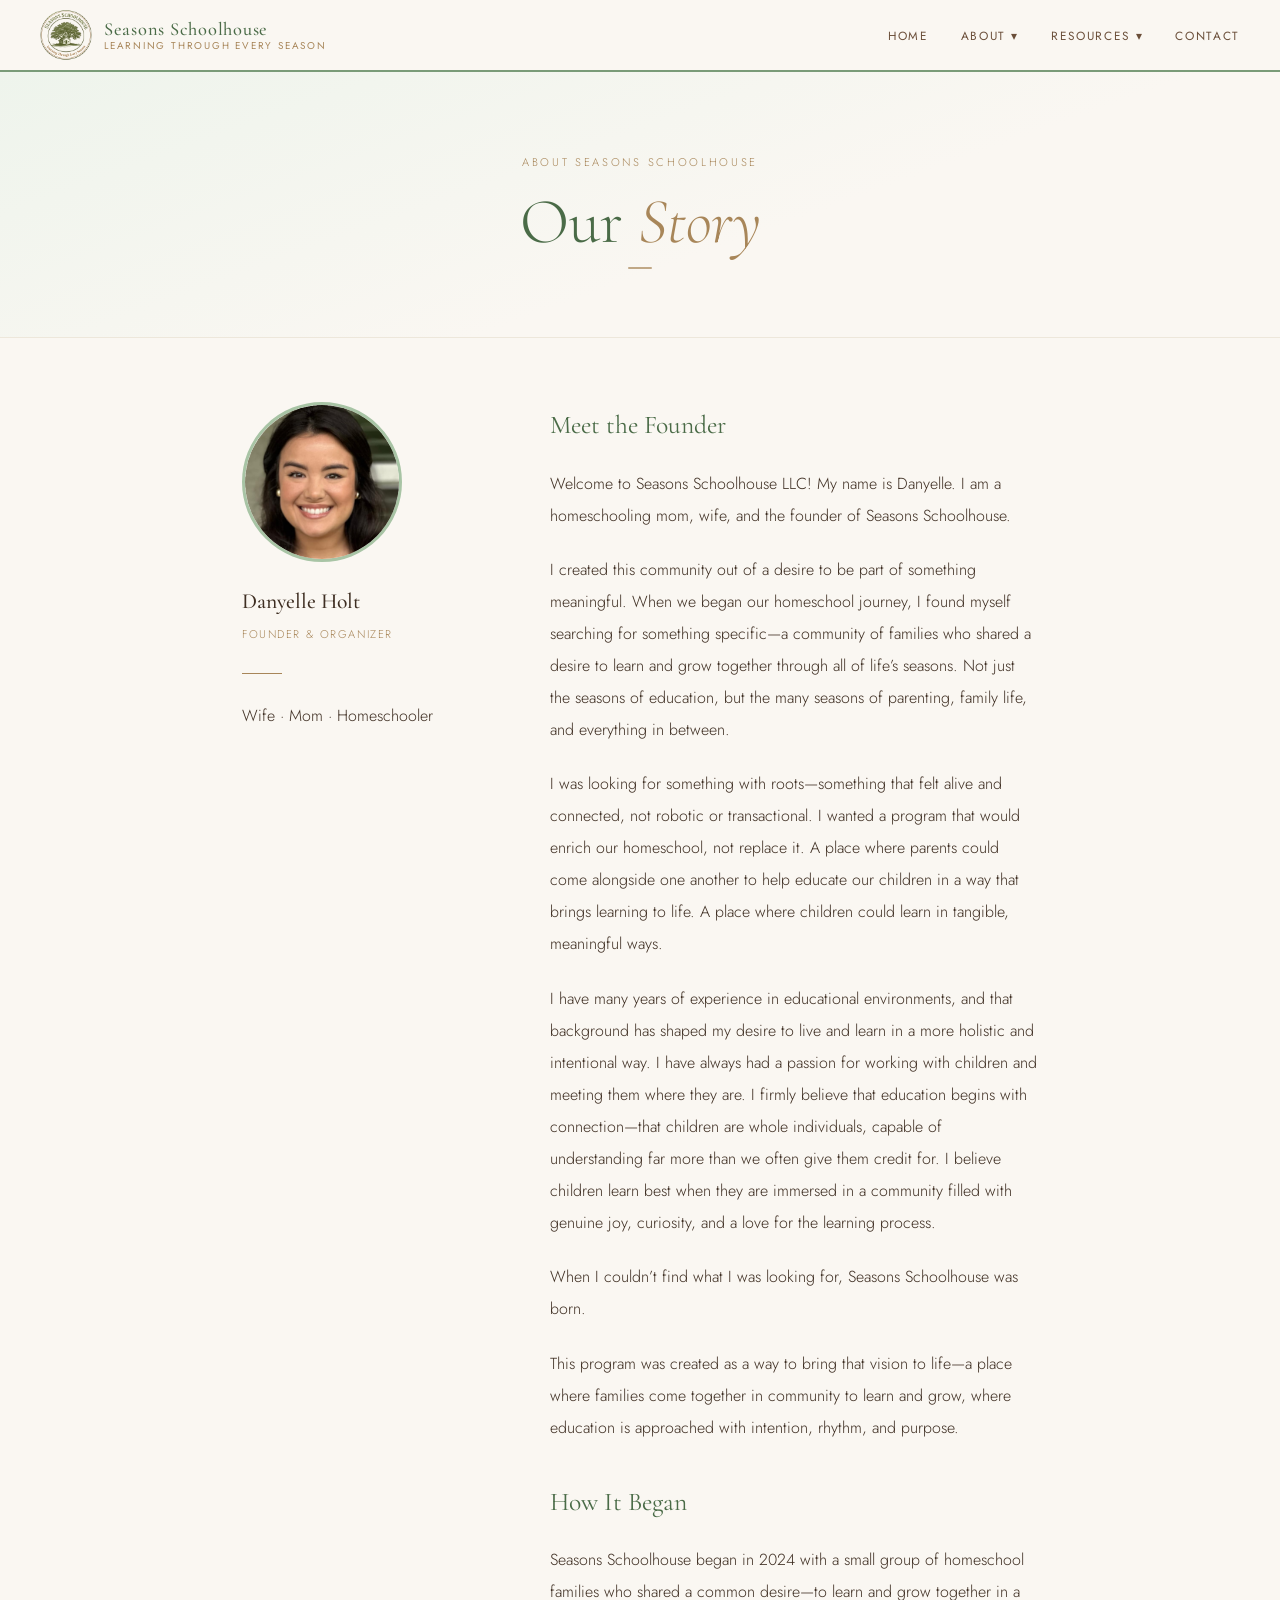
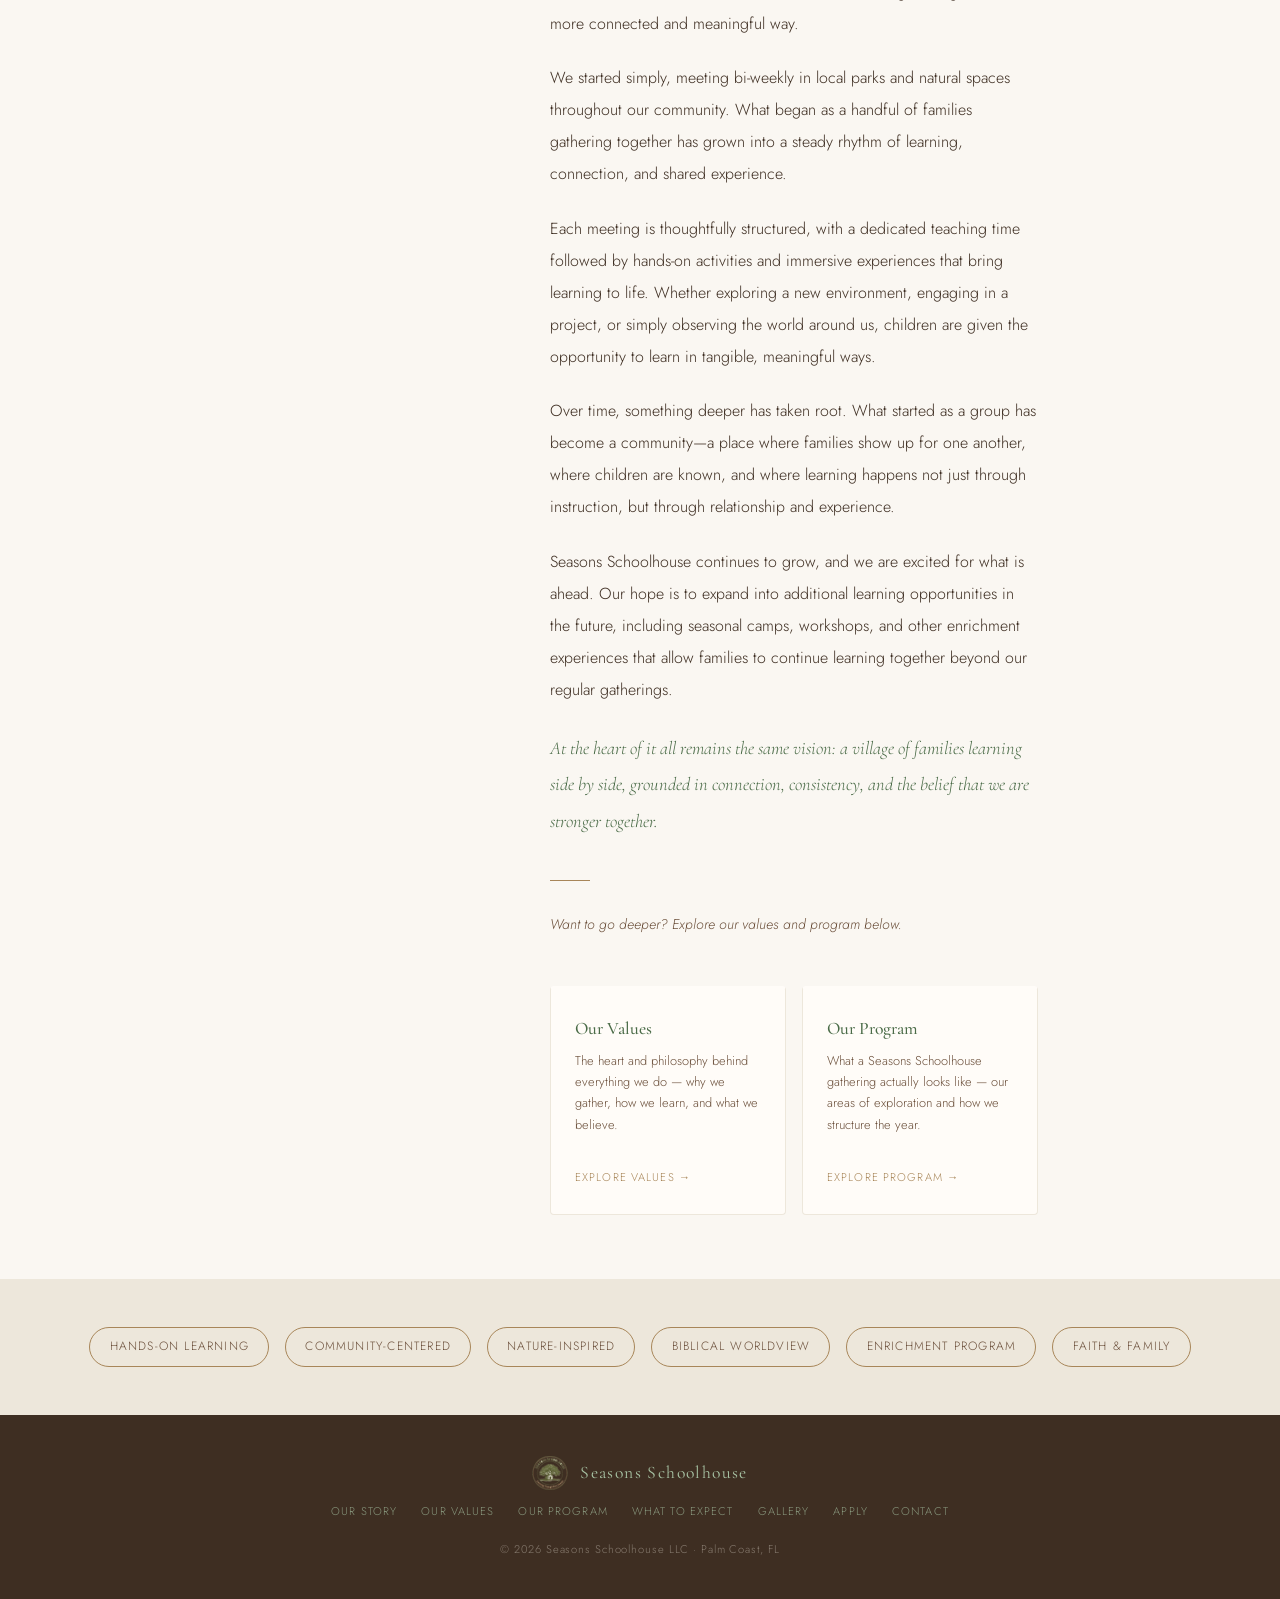
<file: about.html>
<!DOCTYPE html>
<html lang="en">
<head>
  <meta charset="UTF-8" />
  <meta name="viewport" content="width=device-width, initial-scale=1.0" />
  <title>Our Story | Seasons Schoolhouse — Flagler County, FL</title>
  <meta name="description" content="Meet founder Danyelle Holt and the story behind Seasons Schoolhouse — a Christian homeschool enrichment program in Flagler County, FL, founded in 2024." />
  <link rel="canonical" href="https://seasonsschoolhouse.org/about.html" />
  <!-- Favicon set (cream bg — fixes dark-mode blob) -->
  <link rel="icon" type="image/x-icon" href="/favicon.ico" />
  <link rel="icon" type="image/png" sizes="32x32" href="/favicon-32.png" />
  <link rel="icon" type="image/png" sizes="16x16" href="/favicon-16.png" />
  <link rel="apple-touch-icon" sizes="180x180" href="/apple-touch-icon.png" />
  <link rel="manifest" href="/site.webmanifest" />
  <meta name="theme-color" content="#FAF7F2" />
  <meta property="og:title" content="Our Story | Seasons Schoolhouse — Flagler County, FL" />
  <meta property="og:description" content="Meet the founder and discover the story behind Seasons Schoolhouse — a faith-informed homeschool enrichment program in Flagler County, Florida." />
  <meta property="og:image" content="https://seasonsschoolhouse.org/og-image.png" />
  <meta property="og:image:width" content="1200" />
  <meta property="og:image:height" content="630" />
  <meta property="og:image:alt" content="Seasons Schoolhouse — Homeschool Enrichment Program, Flagler County, FL" />
  <meta property="og:type" content="website" />
  <meta property="og:url" content="https://seasonsschoolhouse.org/about.html" />
  <meta property="og:locale" content="en_US" />
  <meta property="og:site_name" content="Seasons Schoolhouse" />
  <meta name="twitter:card" content="summary_large_image" />
  <meta name="twitter:title" content="Our Story | Seasons Schoolhouse — Flagler County, FL" />
  <meta name="twitter:description" content="Meet the founder and discover the story behind Seasons Schoolhouse — a faith-informed homeschool enrichment program in Flagler County, Florida." />
  <meta name="twitter:image" content="https://seasonsschoolhouse.org/og-image.png" />
  <meta name="robots" content="index, follow" />
  <meta name="geo.region" content="US-FL" />
  <meta name="geo.placename" content="Flagler County, Florida" />
  <link rel="preconnect" href="https://fonts.googleapis.com" />
  <link rel="preconnect" href="https://fonts.gstatic.com" crossorigin />
  <link href="https://fonts.googleapis.com/css2?family=Cormorant+Garamond:ital,wght@0,300;0,400;0,500;0,600;1,300;1,400&family=Jost:wght@300;400;500&display=swap" rel="stylesheet" />
  <style>/* ─── RESET & VARIABLES ─── */
*, *::before, *::after { box-sizing: border-box; margin: 0; padding: 0; }

:root {
  --cream:   #FAF7F2;
  --linen:   #EDE7DB;
  --sage:    #7A9B78;
  --sage-lt: #A8C4A5;
  --moss:    #4A6B47;
  --tan:     #A88659;
  --brown:   #6B4F3A;
  --bark:    #3E2E22;
  --white:   #FFFCF8;
  --shadow:  0 4px 20px rgba(62,46,34,0.08);
}

html { scroll-behavior: smooth; }

body {
  font-family: 'Jost', sans-serif;
  background: var(--cream);
  color: var(--bark);
  font-weight: 300;
  font-size: 16px;
  line-height: 1.8;
  overflow-x: hidden;
}

/* ─── NAV ─── */
nav {
  position: fixed;
  top: 0; left: 0; right: 0;
  z-index: 1000;
  background: rgba(250,247,242,0.97);
  backdrop-filter: blur(10px);
  border-bottom: 1px solid var(--linen);
  padding: 0 2.5rem;
  display: flex;
  align-items: center;
  justify-content: space-between;
  height: 72px;
}

.nav-logo {
  display: flex;
  align-items: center;
  gap: 0.75rem;
  cursor: pointer;
  text-decoration: none;
}

.nav-logo img {
  height: 52px; width: 52px;
  object-fit: contain;
  border-radius: 50%;
}

.nav-logo-text {
  font-family: 'Cormorant Garamond', serif;
  font-size: 1.15rem;
  font-weight: 500;
  letter-spacing: 0.04em;
  color: var(--moss);
  line-height: 1.2;
}

.nav-logo-text span {
  display: block;
  font-size: 0.62rem;
  font-weight: 400;
  letter-spacing: 0.18em;
  text-transform: uppercase;
  color: var(--tan);
  font-family: 'Jost', sans-serif;
}

.nav-links {
  display: flex;
  align-items: center;
  gap: 2rem;
  list-style: none;
}

.nav-links > li > a,
.nav-links > li > button {
  font-family: 'Jost', sans-serif;
  font-size: 0.74rem;
  font-weight: 400;
  letter-spacing: 0.14em;
  text-transform: uppercase;
  color: var(--brown);
  text-decoration: none;
  cursor: pointer;
  background: none;
  border: none;
  padding: 0;
  transition: color 0.2s;
  white-space: nowrap;
}

.nav-links > li > a:hover,
.nav-links > li > button:hover { color: var(--sage); }

.nav-links > li > a.active { color: var(--moss); font-weight: 500; }

/* Dropdowns */
.dropdown { position: relative; }

.dropdown-menu {
  display: none;
  position: absolute;
  top: calc(100% + 14px);
  left: 50%;
  transform: translateX(-50%);
  background: var(--white);
  border: 1px solid var(--linen);
  border-radius: 4px;
  min-width: 200px;
  box-shadow: 0 8px 28px rgba(62,46,34,0.1);
  padding: 0.5rem 0;
  list-style: none;
  z-index: 500;
}

.dropdown-menu.open { display: block; }

.dropdown-menu li a {
  display: block;
  padding: 0.65rem 1.5rem;
  font-family: 'Jost', sans-serif;
  font-size: 0.72rem;
  letter-spacing: 0.12em;
  text-transform: uppercase;
  color: var(--brown);
  text-decoration: none;
  transition: background 0.15s, color 0.15s;
}

.dropdown-menu li a:hover { background: var(--cream); color: var(--sage); }
.dropdown-menu li a.active { color: var(--moss); }

/* Hamburger */
.hamburger {
  display: none;
  flex-direction: column;
  gap: 5px;
  cursor: pointer;
  background: none;
  border: none;
  padding: 4px;
  z-index: 1001;
}
.hamburger span {
  display: block;
  width: 22px; height: 1.5px;
  background: var(--brown);
  transition: 0.3s;
}

/* ─── PAGE WRAPPER ─── */
.page-wrapper {
  min-height: 100vh;
  padding-top: 72px;
  animation: fadeUp 0.45s ease both;
}

@keyframes fadeUp {
  from { opacity: 0; transform: translateY(14px); }
  to   { opacity: 1; transform: translateY(0); }
}

/* ─── BUTTONS ─── */
.btn {
  display: inline-block;
  padding: 0.85rem 2.2rem;
  border: 1px solid var(--sage);
  color: var(--moss);
  font-family: 'Jost', sans-serif;
  font-size: 0.72rem;
  font-weight: 400;
  letter-spacing: 0.18em;
  text-transform: uppercase;
  cursor: pointer;
  background: transparent;
  transition: background 0.25s, color 0.25s, border-color 0.25s;
  border-radius: 2px;
  text-decoration: none;
}
.btn:hover { background: var(--sage); color: var(--white); }
.btn-solid { background: var(--sage); color: var(--white); }
.btn-solid:hover { background: var(--moss); border-color: var(--moss); }
.btn-tan { border-color: var(--tan); color: var(--brown); }
.btn-tan:hover { background: var(--tan); color: var(--white); }

/* ─── PAGE HERO ─── */
.page-hero {
  padding: 5rem 2rem 3.5rem;
  text-align: center;
  border-bottom: 1px solid var(--linen);
  background: var(--cream);
}

.page-label {
  font-size: 0.7rem;
  letter-spacing: 0.24em;
  text-transform: uppercase;
  color: var(--tan);
  margin-bottom: 0.9rem;
}

.page-title {
  font-family: 'Cormorant Garamond', serif;
  font-size: clamp(2.4rem, 5vw, 4rem);
  font-weight: 300;
  color: var(--moss);
  line-height: 1.1;
  margin-bottom: 0.8rem;
}
.page-title em { font-style: italic; color: var(--tan); }

.page-subtitle {
  font-size: 0.92rem;
  color: var(--brown);
  max-width: 560px;
  margin: 0 auto;
  line-height: 1.9;
}

/* ─── DIVIDER ─── */
.divider { width: 40px; height: 1px; background: var(--tan); margin: 1.8rem 0; }
.divider-center { margin: 1.8rem auto; }

/* ─── SECTION HEADING ─── */
.section-heading {
  font-family: 'Cormorant Garamond', serif;
  font-size: clamp(1.7rem, 3.5vw, 2.6rem);
  font-weight: 300;
  color: var(--moss);
  text-align: center;
  margin-bottom: 0.4rem;
}
.section-heading em { font-style: italic; color: var(--tan); }

.section-label {
  text-align: center;
  font-size: 0.72rem;
  letter-spacing: 0.16em;
  text-transform: uppercase;
  color: var(--tan);
  margin-bottom: 3rem;
}

/* ─── CONTENT CONTAINER ─── */
.container {
  max-width: 860px;
  margin: 0 auto;
  padding: 4rem 2rem;
}

.container-wide {
  max-width: 1060px;
  margin: 0 auto;
  padding: 4rem 2rem;
}

/* ─── HOME ─── */
.hero {
  display: flex;
  flex-direction: column;
  align-items: center;
  justify-content: center;
  text-align: center;
  min-height: calc(100vh - 72px);
  padding: 4rem 2rem 5rem;
  position: relative;
  overflow: hidden;
}

.hero::before {
  content: '';
  position: absolute;
  width: 640px; height: 640px;
  border-radius: 50%;
  border: 1px solid var(--sage-lt);
  opacity: 0.22;
  top: 50%; left: 50%;
  transform: translate(-50%, -50%);
  pointer-events: none;
}
.hero::after {
  content: '';
  position: absolute;
  width: 950px; height: 950px;
  border-radius: 50%;
  border: 1px solid var(--tan);
  opacity: 0.1;
  top: 50%; left: 50%;
  transform: translate(-50%, -50%);
  pointer-events: none;
}

.hero-logo {
  width: 130px; height: 130px;
  object-fit: contain; border-radius: 50%;
  margin-bottom: 1.8rem;
  position: relative; z-index: 1;
}

.hero-eyebrow {
  font-size: 0.7rem; letter-spacing: 0.24em;
  text-transform: uppercase; color: var(--tan);
  margin-bottom: 1rem;
  position: relative; z-index: 1;
}

.hero-title {
  font-family: 'Cormorant Garamond', serif;
  font-size: clamp(3rem, 7vw, 5.5rem);
  font-weight: 300; line-height: 1.08;
  color: var(--moss); margin-bottom: 0.3em;
  position: relative; z-index: 1;
}
.hero-title em { font-style: italic; color: var(--tan); }

.hero-subtitle {
  font-family: 'Cormorant Garamond', serif;
  font-size: clamp(1.05rem, 2.2vw, 1.35rem);
  font-weight: 300; font-style: italic;
  color: var(--brown); margin-bottom: 1.5rem;
  position: relative; z-index: 1;
}

.hero-tagline {
  font-size: 0.9rem; letter-spacing: 0.03em;
  color: var(--brown); max-width: 480px;
  margin-bottom: 2.8rem; line-height: 1.9;
  position: relative; z-index: 1;
}

.hero-btns {
  display: flex; gap: 1rem;
  flex-wrap: wrap; justify-content: center;
  position: relative; z-index: 1;
}

/* Pillars */
.pillars {
  background: var(--linen);
  padding: 3.5rem 2rem;
  display: grid;
  grid-template-columns: repeat(auto-fit, minmax(180px, 1fr));
  gap: 2rem; text-align: center;
}
.pillar-icon { font-size: 1.6rem; margin-bottom: 0.6rem; display: block; }
.pillar h3 {
  font-family: 'Cormorant Garamond', serif;
  font-size: 1.08rem; font-weight: 500;
  color: var(--moss); margin-bottom: 0.35rem;
}
.pillar p { font-size: 0.84rem; color: var(--brown); line-height: 1.75; }

/* Quote band */
.quote-band {
  padding: 4.5rem 2rem; text-align: center;
  background: var(--moss);
}
.quote-band blockquote {
  font-family: 'Cormorant Garamond', serif;
  font-size: clamp(1.3rem, 3vw, 2rem);
  font-weight: 300; font-style: italic;
  color: var(--cream); max-width: 680px;
  margin: 0 auto; line-height: 1.55;
}
.quote-band cite {
  display: block; margin-top: 1.2rem;
  font-family: 'Jost', sans-serif; font-style: normal;
  font-size: 0.7rem; letter-spacing: 0.18em;
  text-transform: uppercase; color: var(--sage-lt);
}

/* ─── OUR STORY ─── */
.story-grid {
  display: grid;
  grid-template-columns: 1fr 2fr;
  gap: 4rem;
  align-items: start;
}

.story-sidebar { position: sticky; top: 90px; }

.founder-initial {
  width: 110px; height: 110px;
  border-radius: 50%;
  background: var(--linen);
  border: 2px solid var(--sage-lt);
  display: flex; align-items: center; justify-content: center;
  font-family: 'Cormorant Garamond', serif;
  font-size: 2.8rem; font-weight: 300;
  color: var(--sage); margin-bottom: 1.2rem;
}

.founder-name {
  font-family: 'Cormorant Garamond', serif;
  font-size: 1.35rem; font-weight: 500;
  color: var(--bark); margin-bottom: 0.2rem;
}
.founder-role {
  font-size: 0.7rem; letter-spacing: 0.14em;
  text-transform: uppercase; color: var(--tan);
}

.story-body p {
  font-size: 1rem; color: var(--bark);
  line-height: 2; margin-bottom: 1.4rem;
}
.story-body p:first-child::first-letter {
  font-family: 'Cormorant Garamond', serif;
  font-size: 3rem; font-weight: 300;
  float: left; line-height: 0.8;
  margin-right: 0.1em; color: var(--sage);
}

.story-links {
  display: grid;
  grid-template-columns: 1fr 1fr;
  gap: 1rem;
  margin-top: 3rem;
}

.story-link-card {
  background: var(--white);
  border: 1px solid var(--linen);
  border-radius: 4px;
  padding: 1.5rem;
  text-decoration: none;
  transition: border-color 0.2s, box-shadow 0.2s;
}
.story-link-card:hover {
  border-color: var(--sage-lt);
  box-shadow: var(--shadow);
}
.story-link-card h4 {
  font-family: 'Cormorant Garamond', serif;
  font-size: 1.1rem; font-weight: 500;
  color: var(--moss); margin-bottom: 0.35rem;
}
.story-link-card p { font-size: 0.8rem; color: var(--brown); line-height: 1.65; }
.story-link-card .arrow {
  display: inline-block; margin-top: 0.6rem;
  font-size: 0.7rem; letter-spacing: 0.1em;
  text-transform: uppercase; color: var(--tan);
}

/* ─── VALUES ─── */
.values-intro {
  max-width: 660px;
  margin: 0 auto;
  text-align: center;
  padding: 3.5rem 2rem 1rem;
}
.values-intro p { font-size: 1rem; color: var(--bark); line-height: 2; }

.values-grid {
  display: grid;
  grid-template-columns: repeat(auto-fit, minmax(280px, 1fr));
  gap: 1.5rem;
  max-width: 960px;
  margin: 3rem auto;
  padding: 0 2rem;
}

.value-card {
  background: var(--white);
  border: 1px solid var(--linen);
  border-radius: 4px;
  padding: 2rem;
  transition: box-shadow 0.2s;
}
.value-card:hover { box-shadow: var(--shadow); }

.value-icon { font-size: 1.6rem; margin-bottom: 0.8rem; display: block; }
.value-card h3 {
  font-family: 'Cormorant Garamond', serif;
  font-size: 1.2rem; font-weight: 500;
  color: var(--moss); margin-bottom: 0.5rem;
}
.value-card p { font-size: 0.86rem; color: var(--brown); line-height: 1.8; }

.values-closing {
  background: var(--moss);
  padding: 4rem 2rem;
  text-align: center;
}
.values-closing p {
  font-family: 'Cormorant Garamond', serif;
  font-size: clamp(1.2rem, 2.5vw, 1.7rem);
  font-weight: 300; font-style: italic;
  color: var(--cream); max-width: 640px;
  margin: 0 auto; line-height: 1.6;
}

/* ─── PROGRAM ─── */
.program-intro {
  max-width: 680px;
  margin: 0 auto;
  text-align: center;
  padding: 3.5rem 2rem 1rem;
}
.program-intro p { font-size: 1rem; color: var(--bark); line-height: 2; }

.program-section {
  max-width: 900px;
  margin: 0 auto;
  padding: 3rem 2rem;
}

.program-section h3 {
  font-family: 'Cormorant Garamond', serif;
  font-size: 1.6rem; font-weight: 400;
  color: var(--moss); margin-bottom: 0.5rem;
}

.program-section p {
  font-size: 0.92rem; color: var(--bark);
  line-height: 2; margin-bottom: 1.2rem;
}

.program-divider {
  border: none;
  border-top: 1px solid var(--linen);
  margin: 0 2rem;
}

.areas-grid {
  display: grid;
  grid-template-columns: repeat(auto-fit, minmax(220px, 1fr));
  gap: 1.2rem;
  max-width: 960px;
  margin: 3rem auto;
  padding: 0 2rem;
}

.area-card {
  background: var(--white);
  border: 1px solid var(--linen);
  border-radius: 4px;
  padding: 1.6rem;
  display: flex; gap: 1rem;
  align-items: flex-start;
}
.area-card .icon { font-size: 1.3rem; flex-shrink: 0; margin-top: 0.1rem; }
.area-card h4 {
  font-family: 'Cormorant Garamond', serif;
  font-size: 1.05rem; font-weight: 500;
  color: var(--moss); margin-bottom: 0.3rem;
}
.area-card p { font-size: 0.82rem; color: var(--brown); line-height: 1.75; }

.program-strip {
  background: var(--linen);
  padding: 3rem 2rem;
}

/* ─── APPLY ─── */
.apply-intro {
  max-width: 680px;
  margin: 0 auto;
  text-align: center;
  padding: 3.5rem 2rem 2rem;
}
.apply-intro p { font-size: 1rem; color: var(--bark); line-height: 2; }

.prereview {
  background: var(--linen);
  padding: 3rem 2rem;
}
.prereview-inner {
  max-width: 760px;
  margin: 0 auto;
}
.prereview h3 {
  font-family: 'Cormorant Garamond', serif;
  font-size: 1.5rem; font-weight: 400;
  color: var(--moss); margin-bottom: 0.5rem;
  text-align: center;
}
.prereview p {
  font-size: 0.9rem; color: var(--brown);
  line-height: 1.9; text-align: center;
  margin-bottom: 2rem;
}

.prereview-cards {
  display: grid;
  grid-template-columns: repeat(auto-fit, minmax(200px, 1fr));
  gap: 1rem;
}

.prereview-card {
  background: var(--white);
  border: 1px solid rgba(196,168,130,0.3);
  border-radius: 4px;
  padding: 1.5rem;
  text-decoration: none;
  text-align: center;
  transition: box-shadow 0.2s, border-color 0.2s;
}
.prereview-card:hover {
  box-shadow: var(--shadow);
  border-color: var(--sage-lt);
}
.prereview-card .icon { font-size: 1.5rem; display: block; margin-bottom: 0.6rem; }
.prereview-card h4 {
  font-family: 'Cormorant Garamond', serif;
  font-size: 1rem; font-weight: 500;
  color: var(--moss); margin-bottom: 0.3rem;
}
.prereview-card p { font-size: 0.78rem; color: var(--brown); line-height: 1.6; }

/* Apply steps */
.apply-steps {
  max-width: 780px;
  margin: 0 auto;
  padding: 4rem 2rem;
}

.apply-steps h3 {
  font-family: 'Cormorant Garamond', serif;
  font-size: 1.6rem; font-weight: 400;
  color: var(--moss); margin-bottom: 2.5rem;
  text-align: center;
}

.steps-list { list-style: none; }

.step-item {
  display: flex;
  gap: 1.5rem;
  align-items: flex-start;
  margin-bottom: 2rem;
  padding-bottom: 2rem;
  border-bottom: 1px solid var(--linen);
}
.step-item:last-child { border-bottom: none; margin-bottom: 0; padding-bottom: 0; }

.step-number {
  flex-shrink: 0;
  width: 44px; height: 44px;
  border-radius: 50%;
  background: var(--linen);
  border: 1px solid var(--tan);
  display: flex; align-items: center; justify-content: center;
  font-family: 'Cormorant Garamond', serif;
  font-size: 1.2rem; font-weight: 500;
  color: var(--moss);
}

.step-content h4 {
  font-family: 'Cormorant Garamond', serif;
  font-size: 1.1rem; font-weight: 500;
  color: var(--moss); margin-bottom: 0.3rem;
}
.step-content p { font-size: 0.86rem; color: var(--brown); line-height: 1.8; }

.apply-cta {
  background: var(--linen);
  padding: 3.5rem 2rem;
  text-align: center;
}
.apply-cta p {
  font-size: 0.92rem; color: var(--brown);
  line-height: 1.9; max-width: 520px;
  margin: 0 auto 1.8rem;
}

/* ─── HANDBOOK ─── */
.handbook-wrapper {
  max-width: 780px;
  margin: 0 auto;
  padding: 3rem 2rem 5rem;
}

.handbook-section {
  margin-bottom: 3rem;
  padding-bottom: 3rem;
  border-bottom: 1px solid var(--linen);
}
.handbook-section:last-child { border-bottom: none; }

.handbook-section h2 {
  font-family: 'Cormorant Garamond', serif;
  font-size: 1.5rem; font-weight: 500;
  color: var(--moss); margin-bottom: 0.5rem;
}
.handbook-section h3 {
  font-family: 'Cormorant Garamond', serif;
  font-size: 1.15rem; font-weight: 500;
  color: var(--brown); margin: 1.4rem 0 0.4rem;
}
.handbook-section p {
  font-size: 0.9rem; color: var(--bark);
  line-height: 2; margin-bottom: 0.9rem;
}
.handbook-section ul {
  list-style: none; padding-left: 0;
  margin-bottom: 0.9rem;
}
.handbook-section ul li {
  font-size: 0.9rem; color: var(--bark);
  line-height: 1.9; padding-left: 1.3rem;
  position: relative;
}
.handbook-section ul li::before {
  content: '·';
  position: absolute; left: 0;
  color: var(--tan); font-size: 1.2rem;
}

.handbook-toc {
  background: var(--linen);
  border-radius: 4px;
  padding: 2rem;
  margin-bottom: 3rem;
}
.handbook-toc h3 {
  font-family: 'Cormorant Garamond', serif;
  font-size: 1.1rem; font-weight: 500;
  color: var(--moss); margin-bottom: 1rem;
}
.handbook-toc ol {
  padding-left: 1.2rem;
}
.handbook-toc ol li {
  font-size: 0.84rem; color: var(--brown);
  line-height: 2;
}
.handbook-toc ol li a {
  color: var(--brown); text-decoration: none;
  transition: color 0.2s;
}
.handbook-toc ol li a:hover { color: var(--sage); }

.handbook-download-bar {
  background: var(--moss);
  padding: 2rem;
  text-align: center;
  display: flex;
  align-items: center;
  justify-content: center;
  gap: 1.5rem;
  flex-wrap: wrap;
}
.handbook-download-bar p {
  font-size: 0.88rem;
  color: var(--cream);
  letter-spacing: 0.04em;
}

/* ─── CALENDAR ─── */
.calendar-wrapper {
  max-width: 900px;
  margin: 0 auto;
  padding: 3rem 2rem 5rem;
}

.calendar-year-label {
  font-family: 'Cormorant Garamond', serif;
  font-size: 1.1rem; font-weight: 400;
  color: var(--tan); letter-spacing: 0.1em;
  text-align: center; margin-bottom: 2.5rem;
}

.calendar-grid {
  display: grid;
  grid-template-columns: repeat(auto-fit, minmax(260px, 1fr));
  gap: 1.5rem;
}

.cal-month {
  background: var(--white);
  border: 1px solid var(--linen);
  border-radius: 4px;
  overflow: hidden;
}

.cal-month-header {
  background: var(--linen);
  padding: 0.9rem 1.2rem;
  font-family: 'Cormorant Garamond', serif;
  font-size: 1.05rem; font-weight: 500;
  color: var(--moss);
  display: flex;
  justify-content: space-between;
  align-items: center;
}

.cal-month-header span {
  font-family: 'Jost', sans-serif;
  font-size: 0.68rem; font-weight: 400;
  letter-spacing: 0.1em; color: var(--tan);
}

.cal-days-header {
  display: grid;
  grid-template-columns: repeat(7, 1fr);
  padding: 0.6rem 0.8rem 0;
}

.cal-day-label {
  text-align: center;
  font-size: 0.6rem;
  letter-spacing: 0.1em;
  text-transform: uppercase;
  color: var(--tan);
  font-weight: 400;
  padding: 0.3rem 0;
}

.cal-days {
  display: grid;
  grid-template-columns: repeat(7, 1fr);
  padding: 0.3rem 0.8rem 0.8rem;
  gap: 2px;
}

.cal-day {
  text-align: center;
  font-size: 0.8rem;
  color: var(--brown);
  padding: 0.35rem 0.2rem;
  border-radius: 50%;
  aspect-ratio: 1;
  display: flex;
  align-items: center;
  justify-content: center;
  cursor: default;
}

.cal-day.empty { color: transparent; }
.cal-day.other-month { color: rgba(107,79,58,0.25); }

.cal-day.meeting {
  background: var(--sage);
  color: var(--white);
  font-weight: 500;
  border-radius: 50%;
  cursor: pointer;
  position: relative;
}

.cal-day.special {
  background: var(--moss);
  color: var(--white);
  font-weight: 500;
  border-radius: 50%;
}

.cal-day.break {
  background: var(--linen);
  color: var(--tan);
  border-radius: 50%;
  font-size: 0.7rem;
}

.cal-day.today {
  border: 1px solid var(--tan);
}

/* Meeting list */
.meeting-list {
  background: var(--linen);
  padding: 3rem 2rem;
  margin-top: 3rem;
  border-radius: 4px;
}

.meeting-list h3 {
  font-family: 'Cormorant Garamond', serif;
  font-size: 1.4rem; font-weight: 400;
  color: var(--moss); margin-bottom: 1.5rem;
  text-align: center;
}

.meeting-items {
  max-width: 600px;
  margin: 0 auto;
  display: flex;
  flex-direction: column;
  gap: 0.6rem;
}

.meeting-item {
  display: flex;
  align-items: center;
  gap: 1rem;
  padding: 0.7rem 1rem;
  background: var(--white);
  border-radius: 3px;
  border-left: 3px solid var(--sage);
}

.meeting-item.special-event { border-left-color: var(--moss); }
.meeting-item.break-item { border-left-color: var(--linen); background: transparent; }

.meeting-date {
  font-family: 'Jost', sans-serif;
  font-size: 0.78rem; font-weight: 400;
  color: var(--moss); min-width: 120px;
  letter-spacing: 0.04em;
}

.meeting-name {
  font-size: 0.86rem;
  color: var(--brown);
}

.meeting-item.special-event .meeting-name { color: var(--moss); font-weight: 500; }
.meeting-item.break-item .meeting-name { color: var(--tan); font-style: italic; }

.cal-legend {
  display: flex;
  gap: 1.5rem;
  justify-content: center;
  margin-top: 2rem;
  flex-wrap: wrap;
}

.legend-item {
  display: flex;
  align-items: center;
  gap: 0.5rem;
  font-size: 0.76rem;
  color: var(--brown);
}

.legend-dot {
  width: 12px; height: 12px;
  border-radius: 50%;
}
.legend-dot.meeting { background: var(--sage); }
.legend-dot.special { background: var(--moss); }

/* ─── CURRENT FAMILIES ─── */
.families-intro {
  max-width: 640px;
  margin: 0 auto;
  text-align: center;
  padding: 3.5rem 2rem 2rem;
}
.families-intro p { font-size: 1rem; color: var(--bark); line-height: 2; }

.band-features {
  display: grid;
  grid-template-columns: repeat(auto-fit, minmax(180px, 1fr));
  gap: 1.2rem;
  max-width: 900px;
  margin: 2.5rem auto;
  padding: 0 2rem;
}

.band-feature {
  background: var(--white);
  border: 1px solid var(--linen);
  border-radius: 4px;
  padding: 1.5rem;
  text-align: center;
}
.band-feature .icon { font-size: 1.5rem; margin-bottom: 0.6rem; display: block; }
.band-feature h4 {
  font-family: 'Cormorant Garamond', serif;
  font-size: 1rem; font-weight: 500;
  color: var(--moss); margin-bottom: 0.3rem;
}
.band-feature p { font-size: 0.8rem; color: var(--brown); line-height: 1.65; }

.band-steps {
  max-width: 640px;
  margin: 0 auto;
  padding: 3rem 2rem;
}

.band-steps h3 {
  font-family: 'Cormorant Garamond', serif;
  font-size: 1.5rem; font-weight: 400;
  color: var(--moss); margin-bottom: 2rem;
  text-align: center;
}

.band-step {
  display: flex;
  gap: 1.2rem;
  align-items: flex-start;
  margin-bottom: 1.5rem;
}

.band-step-num {
  flex-shrink: 0;
  width: 36px; height: 36px;
  border-radius: 50%;
  background: var(--linen);
  border: 1px solid var(--tan);
  display: flex; align-items: center; justify-content: center;
  font-family: 'Cormorant Garamond', serif;
  font-size: 1.1rem; color: var(--moss);
}

.band-step p {
  font-size: 0.88rem; color: var(--bark);
  line-height: 1.85; padding-top: 0.35rem;
}

.band-step p a {
  color: var(--sage);
  text-decoration: none;
}
.band-step p a:hover { text-decoration: underline; }

.band-cta {
  background: var(--moss);
  padding: 3.5rem 2rem;
  text-align: center;
}
.band-cta p {
  font-size: 0.9rem; color: var(--cream);
  line-height: 1.9; max-width: 460px;
  margin: 0 auto 1.8rem;
  opacity: 0.88;
}

/* ─── CONTACT ─── */
.contact-wrap {
  max-width: 860px;
  margin: 0 auto;
  padding: 4rem 2rem 6rem;
  display: grid;
  grid-template-columns: 1fr 1.5fr;
  gap: 4rem;
}

.contact-info h3 {
  font-family: 'Cormorant Garamond', serif;
  font-size: 1.5rem; font-weight: 400;
  color: var(--moss); margin-bottom: 1rem;
}
.contact-info p {
  font-size: 0.9rem; color: var(--brown);
  line-height: 1.9; margin-bottom: 1.6rem;
}

.contact-detail {
  display: flex; align-items: center;
  gap: 0.8rem; margin-bottom: 0.9rem;
  font-size: 0.84rem; color: var(--brown);
}
.contact-detail a { color: var(--sage); text-decoration: none; }
.contact-detail a:hover { text-decoration: underline; }
.contact-icon { font-size: 1rem; }

.contact-form { display: flex; flex-direction: column; gap: 1.1rem; }
.form-row { display: grid; grid-template-columns: 1fr 1fr; gap: 1rem; }

.field { display: flex; flex-direction: column; gap: 0.4rem; }
.field label {
  font-size: 0.7rem; letter-spacing: 0.14em;
  text-transform: uppercase; color: var(--brown); font-weight: 400;
}
.field input, .field select, .field textarea {
  background: var(--white); border: 1px solid var(--linen);
  border-radius: 3px; padding: 0.75rem 1rem;
  font-family: 'Jost', sans-serif;
  font-size: 0.88rem; color: var(--bark);
  font-weight: 300; transition: border-color 0.2s;
  outline: none; width: 100%;
}
.field input:focus,
.field select:focus,
.field textarea:focus { border-color: var(--sage); }
.field textarea { resize: vertical; min-height: 120px; }
.form-note { font-size: 0.76rem; color: var(--brown); opacity: 0.7; line-height: 1.7; }

.form-success {
  display: none;
  background: var(--linen);
  border: 1px solid var(--sage-lt);
  border-radius: 4px;
  padding: 1.2rem 1.5rem;
  font-size: 0.88rem;
  color: var(--moss); line-height: 1.7;
}

/* ─── VALUES STRIP ─── */
.values-strip {
  background: var(--linen); padding: 3rem 2rem;
  display: flex; flex-wrap: wrap;
  gap: 1rem; justify-content: center;
}
.value-tag {
  padding: 0.5rem 1.2rem;
  border: 1px solid var(--tan);
  border-radius: 30px;
  font-size: 0.75rem; letter-spacing: 0.1em;
  text-transform: uppercase; color: var(--brown);
}

/* ─── FOOTER ─── */
footer {
  background: var(--bark);
  color: var(--linen);
  text-align: center;
  padding: 2.5rem 2rem;
}
.footer-logo-wrap {
  display: flex; align-items: center;
  justify-content: center; gap: 0.75rem;
  margin-bottom: 0.6rem;
}
.footer-logo-wrap img {
  width: 36px; height: 36px;
  border-radius: 50%; opacity: 0.85;
}
.footer-logo {
  font-family: 'Cormorant Garamond', serif;
  font-size: 1.1rem; font-weight: 400;
  letter-spacing: 0.08em; color: var(--sage-lt);
}
footer p { font-size: 0.7rem; letter-spacing: 0.08em; opacity: 0.42; }
.footer-links {
  display: flex; gap: 1.5rem;
  justify-content: center;
  margin-bottom: 1rem;
  flex-wrap: wrap;
}
.footer-links a {
  font-size: 0.7rem; letter-spacing: 0.1em;
  text-transform: uppercase;
  color: var(--sage-lt); text-decoration: none;
  opacity: 0.7; transition: opacity 0.2s;
}
.footer-links a:hover { opacity: 1; }

/* ─── MOBILE ─── */
@media (max-width: 768px) {
  .hamburger { display: flex; }

  nav { padding: 0 1.5rem; }

  .nav-links {
    display: none;
    position: fixed;
    top: 72px; left: 0; right: 0;
    background: var(--white);
    flex-direction: column;
    padding: 1.5rem;
    gap: 0;
    border-bottom: 1px solid var(--linen);
    box-shadow: 0 8px 24px rgba(62,46,34,0.08);
    max-height: calc(100vh - 72px);
    overflow-y: auto;
  }

  .nav-links.open { display: flex; }

  .nav-links > li {
    border-bottom: 1px solid var(--linen);
    padding: 0;
  }
  .nav-links > li:last-child { border-bottom: none; }

  .nav-links > li > a,
  .nav-links > li > button {
    display: block;
    padding: 1rem 0;
    font-size: 0.8rem;
    width: 100%;
    text-align: left;
  }

  .dropdown-menu {
    position: static;
    transform: none;
    box-shadow: none;
    border: none;
    border-top: 1px solid var(--linen);
    padding: 0 0 0.5rem 1rem;
    display: none;
    min-width: unset;
  }
  .dropdown-menu.open { display: block; }
  .dropdown-menu li a { padding: 0.6rem 0; }

  .story-grid { grid-template-columns: 1fr; gap: 2rem; }
  .story-links { grid-template-columns: 1fr; }
  .story-sidebar { position: static; }

  .contact-wrap { grid-template-columns: 1fr; gap: 2.5rem; }
  .form-row { grid-template-columns: 1fr; }
}

@media (max-width: 480px) {
  .nav-logo-text { display: none; }
  .hero-title { font-size: 2.6rem; }
  .page-title { font-size: 2rem; }
  .container { padding: 2.5rem 1.2rem; }
}

/* ─── NAV — green bottom border ─── */
nav { border-bottom: 2px solid var(--sage) !important; }

/* ─── NAV — active item underline ─── */
.nav-links > li > a.active {
  color: var(--moss);
  font-weight: 500;
  position: relative;
}
.nav-links > li > a.active::after {
  content: '';
  position: absolute;
  bottom: -4px; left: 0; right: 0;
  height: 2px;
  background: var(--sage);
  border-radius: 2px;
}

/* ─── PILLAR HOVER ─── */
.pillar {
  padding: 1.2rem;
  border-radius: 4px;
  border: 1px solid transparent;
  transition: border-color 0.25s, box-shadow 0.25s;
}
.pillar:hover {
  border-top: 3px solid var(--sage);
  box-shadow: 0 4px 18px rgba(62,46,34,0.08);
  background: var(--white);
}

/* ─── PAGE HERO GRADIENT ─── */
.page-hero {
  background: linear-gradient(160deg, #eef4ec 0%, var(--cream) 60%) !important;
}

/* ─── HEADING ACCENT LINE ─── */
.section-heading::after,
.page-title::after {
  content: '';
  display: block;
  width: 36px; height: 2px;
  background: var(--tan);
  margin: 0.7rem auto 0;
  border-radius: 2px;
}

/* ─── BUTTONS — slightly thicker border ─── */
.btn { border-width: 1.5px !important; }

/* ─── FOOTER LINK HOVER UNDERLINE ─── */
.footer-links a { position: relative; padding-bottom: 2px; }
.footer-links a::after {
  content: '';
  position: absolute;
  bottom: 0; left: 0; right: 0;
  height: 1px;
  background: var(--sage-lt);
  transform: scaleX(0);
  transition: transform 0.2s ease;
}
.footer-links a:hover::after { transform: scaleX(1); }

/* ─── STORY & VALUE CARD HOVER ─── */
.story-link-card {
  border-top: 3px solid transparent;
  transition: border-color 0.25s, box-shadow 0.25s;
}
.story-link-card:hover { border-top-color: var(--sage); }

.value-card {
  border-top: 3px solid transparent;
  transition: border-top-color 0.25s, box-shadow 0.25s;
}
.value-card:hover {
  border-top-color: var(--sage);
  box-shadow: 0 4px 18px rgba(62,46,34,0.08);
}

/* ─── FOUNDER PHOTO ─── */
.founder-photo {
  width: 160px; height: 160px;
  border-radius: 50%;
  object-fit: cover;
  border: 3px solid var(--sage-lt);
  margin-bottom: 1.2rem;
  display: block;
}

/* ─── DROPDOWN HOVER (desktop) ─── */
@media (min-width: 769px) {
  .dropdown:hover .dropdown-menu { display: block; }
}

/* ─── HERO circles off ─── */
.hero::before, .hero::after { display: none; }

/* ─── DROPDOWN HOVER (desktop) ─── */
@media (min-width: 769px) {
  .dropdown:hover .dropdown-menu { display: block; }
}

/* ─── HERO — remove decorative circles ─── */
.hero::before, .hero::after { display: none; }

/* ─── NAV — sage green bottom border ─── */
nav { border-bottom: 2px solid var(--sage) !important; }

/* ─── NAV — active page underline ─── */
.nav-links > li > a.active {
  color: var(--moss); font-weight: 500; position: relative;
}
.nav-links > li > a.active::after {
  content: '';
  position: absolute;
  bottom: -4px; left: 0; right: 0;
  height: 2px; background: var(--sage); border-radius: 2px;
}

/* ─── PILLAR SECTION — subtle top border to ease transition ─── */
.pillars {
  border-top: 3px solid var(--linen);
}
.pillar {
  padding: 1.2rem; border-radius: 4px;
  border: 1px solid transparent;
  transition: border-color 0.25s, box-shadow 0.25s, background 0.25s;
}
.pillar:hover {
  border-top: 3px solid var(--sage);
  box-shadow: 0 4px 18px rgba(62,46,34,0.08);
  background: var(--white);
}

/* ─── PAGE HERO — sage-to-cream gradient ─── */
.page-hero {
  background: linear-gradient(160deg, #eef4ec 0%, var(--cream) 60%) !important;
}

/* ─── HEADING ACCENT LINE — shorter, lighter ─── */
.section-heading::after,
.page-title::after {
  content: '';
  display: block;
  width: 24px; height: 2px;
  background: var(--tan);
  margin: 0.6rem auto 0;
  border-radius: 2px;
  opacity: 0.7;
}

/* ─── BUTTONS — slightly thicker border ─── */
.btn { border-width: 1.5px !important; }

/* ─── FOOTER LINK HOVER ─── */
.footer-links a { position: relative; padding-bottom: 2px; }
.footer-links a::after {
  content: '';
  position: absolute;
  bottom: 0; left: 0; right: 0;
  height: 1px; background: var(--sage-lt);
  transform: scaleX(0);
  transition: transform 0.2s ease;
}
.footer-links a:hover::after { transform: scaleX(1); }

/* ─── STORY & VALUE & AREA CARD HOVER ─── */
.story-link-card {
  border-top: 3px solid transparent;
  transition: border-color 0.25s, box-shadow 0.25s;
}
.story-link-card:hover { border-top-color: var(--sage); }

.value-card {
  border-top: 3px solid transparent;
  transition: border-top-color 0.25s, box-shadow 0.25s;
}
.value-card:hover {
  border-top-color: var(--sage);
  box-shadow: 0 4px 18px rgba(62,46,34,0.08);
}

/* ─── VALUES SECTION — linen background wrap ─── */
.values-section-wrap {
  background: var(--linen);
  padding: 1rem 0 3rem;
}

/* ─── FOUNDER PHOTO ─── */
.founder-photo {
  width: 160px; height: 160px;
  border-radius: 50%;
  object-fit: cover;
  border: 3px solid var(--sage-lt);
  margin-bottom: 1.2rem;
  display: block;
}

/* ─── GALLERY — botanical placeholder pattern ─── */
.gallery-placeholder {
  background: repeating-linear-gradient(
    45deg,
    var(--linen),
    var(--linen) 4px,
    var(--cream) 4px,
    var(--cream) 20px
  );
  width: 100%; height: 100%;
  display: flex; flex-direction: column;
  align-items: center; justify-content: center;
  gap: 0.6rem; color: var(--tan);
  font-family: 'Jost', sans-serif;
  font-size: 0.72rem; letter-spacing: 0.1em;
  text-transform: uppercase;
}
.gallery-placeholder span { font-size: 1.8rem; opacity: 0.6; }

/* ─── HANDBOOK — sticky TOC sidebar (desktop) ─── */
.handbook-layout {
  display: grid;
  grid-template-columns: 220px 1fr;
  gap: 3rem;
  max-width: 960px;
  margin: 0 auto;
  padding: 3rem 2rem 5rem;
  align-items: start;
}
.handbook-toc-sticky {
  position: sticky;
  top: 90px;
  background: var(--linen);
  border-radius: 4px;
  padding: 1.5rem;
}
.handbook-toc-sticky h3 {
  font-family: 'Cormorant Garamond', serif;
  font-size: 1rem; font-weight: 500;
  color: var(--moss); margin-bottom: 1rem;
}
.handbook-toc-sticky ol {
  padding-left: 1.2rem;
  counter-reset: toc-counter;
  list-style: none;
  padding-left: 0;
}
.handbook-toc-sticky ol li {
  font-size: 0.78rem; color: var(--brown);
  line-height: 1.5; padding: 0.3rem 0;
  border-bottom: 1px solid rgba(196,168,130,0.2);
}
.handbook-toc-sticky ol li:last-child { border-bottom: none; }
.handbook-toc-sticky ol li a {
  color: var(--brown); text-decoration: none;
  transition: color 0.2s;
}
.handbook-toc-sticky ol li a:hover { color: var(--sage); }

/* ─── QUOTE ROTATOR ─── */
.quote-band {
  position: relative; background: var(--moss);
  overflow: hidden; padding: 0;
}
.quote-slides-wrap { position: relative; }
.quote-slide {
  position: absolute;
  top: 0; left: 0; right: 0;
  padding: 4.5rem 2rem 3rem;
  display: flex; flex-direction: column;
  align-items: center; justify-content: center;
  text-align: center;
  opacity: 0; transition: opacity 1.2s ease;
  pointer-events: none;
}
.quote-slide.active { opacity: 1; pointer-events: auto; position: relative; }
.quote-slide blockquote {
  font-family: 'Cormorant Garamond', serif;
  font-size: clamp(1.2rem, 3vw, 1.85rem);
  font-weight: 300; font-style: italic;
  color: var(--cream); max-width: 720px;
  line-height: 1.65; margin: 0 auto 1.2rem;
}
.quote-slide cite {
  font-family: 'Jost', sans-serif; font-style: normal;
  font-size: 0.7rem; letter-spacing: 0.18em;
  text-transform: uppercase; color: var(--sage-lt);
}
.quote-dots {
  display: flex; justify-content: center;
  gap: 0.55rem; padding: 0 0 1.8rem;
  background: var(--moss);
}
.quote-dot {
  width: 7px; height: 7px; border-radius: 50%;
  background: var(--sage-lt); opacity: 0.35;
  transition: opacity 0.4s; cursor: pointer;
  border: none; padding: 0; display: block;
}
.quote-dot.active { opacity: 1; background: var(--cream); }

@media (max-width: 768px) {
  .handbook-layout { grid-template-columns: 1fr; }
  .handbook-toc-sticky { position: static; }
}


.dropdown-menu {
  top: calc(100% + 2px) !important;
  margin-top: 0 !important;
}

/* Invisible bridge fills gap so hover doesn't break */
.dropdown::before {
  content: '';
  position: absolute;
  top: 100%;
  left: 0;
  right: 0;
  height: 6px;
  z-index: 499;
}


/* ─── DROPDOWN HOVER — desktop only, no gap ─── */
@media (min-width: 769px) {
  /* Pure CSS hover — reliable, no JS conflicts */
  .dropdown:hover .dropdown-menu { display: block; }

  /* top: 100% = flush against button, padding creates visual gap
     while keeping the hover area continuous — no disappearing */
  .dropdown-menu {
    top: 100% !important;
    padding-top: 8px !important;
    margin-top: 0 !important;
  }

  /* Invisible hover bridge — fills any remaining gap */
  .dropdown::after {
    content: '';
    position: absolute;
    top: 100%;
    left: -10px;
    right: -10px;
    height: 10px;
    z-index: 499;
  }
}

/* Remove onclick from desktop — CSS handles it */
@media (min-width: 769px) {
  .dropdown-menu.open { display: block; }
}

</style>
  <!-- Google tag (gtag.js) -->
  <script async src="https://www.googletagmanager.com/gtag/js?id=G-NDZ4TR4262"></script>
  <script>
    window.dataLayer = window.dataLayer || [];
    function gtag(){dataLayer.push(arguments);}
    gtag('js', new Date());
    gtag('config', 'G-NDZ4TR4262');
  </script>
</head>
<body>
<nav>
  <a class="nav-logo" href="index.html">
    <img src="logo.png" alt="Seasons Schoolhouse homeschool enrichment program logo" />
    <div class="nav-logo-text">Seasons Schoolhouse<span>Learning Through Every Season</span></div>
  </a>
  <button class="hamburger" id="hamburger" aria-label="Menu">
    <span></span><span></span><span></span>
  </button>
  <ul class="nav-links" id="nav-links">
    <li><a href="index.html">Home</a></li>
    <li class="dropdown">
      <button class="dropdown-btn" data-target="about-dd">About &#9662;</button>
      <ul class="dropdown-menu" id="about-dd">
        <li><a href="about.html" class="active">Our Story</a></li>
        <li><a href="values.html">Our Values</a></li>
        <li><a href="program.html">Our Program</a></li>
        <li><a href="expect.html">What to Expect</a></li>
        <li><a href="gallery.html">Gallery</a></li>
      </ul>
    </li>
    <li class="dropdown">
      <button class="dropdown-btn" data-target="resources-dd">Resources &#9662;</button>
      <ul class="dropdown-menu" id="resources-dd">
        <li><a href="apply.html">Apply</a></li>
        <li><a href="handbook.html">Parent Handbook</a></li>
        <li><a href="calendar.html">Calendar</a></li>
        <li><a href="families.html">Current Families</a></li>
      </ul>
    </li>
    <li><a href="contact.html">Contact</a></li>
  </ul>
</nav>
<main class="page-wrapper">
  <div class="page-hero">
    <p class="page-label">About Seasons Schoolhouse</p>
    <h1 class="page-title">Our <em>Story</em></h1>
  </div>
  <div class="container">
    <div class="story-grid">
      <div class="story-sidebar">
        <img class="founder-photo" src="[data-uri]" alt="Danyelle Holt, founder of Seasons Schoolhouse homeschool enrichment program, Flagler County FL" />
        <div class="founder-name">Danyelle Holt</div>
        <div class="founder-role">Founder &amp; Organizer</div>
        <div class="divider"></div>
        <p class="sidebar-bio">Wife &middot; Mom &middot; Homeschooler</p>
      </div>
      <div class="story-body">
        <h2 style="font-family:'Cormorant Garamond',serif;font-size:1.6rem;font-weight:400;color:var(--moss);margin-bottom:1.2rem;">Meet the Founder</h2>
        <p>Welcome to Seasons Schoolhouse LLC! My name is Danyelle. I am a homeschooling mom, wife, and the founder of Seasons Schoolhouse.</p>
        <p>I created this community out of a desire to be part of something meaningful. When we began our homeschool journey, I found myself searching for something specific&mdash;a community of families who shared a desire to learn and grow together through all of life&rsquo;s seasons. Not just the seasons of education, but the many seasons of parenting, family life, and everything in between.</p>
        <p>I was looking for something with roots&mdash;something that felt alive and connected, not robotic or transactional. I wanted a program that would enrich our homeschool, not replace it. A place where parents could come alongside one another to help educate our children in a way that brings learning to life. A place where children could learn in tangible, meaningful ways.</p>
        <p>I have many years of experience in educational environments, and that background has shaped my desire to live and learn in a more holistic and intentional way. I have always had a passion for working with children and meeting them where they are. I firmly believe that education begins with connection&mdash;that children are whole individuals, capable of understanding far more than we often give them credit for. I believe children learn best when they are immersed in a community filled with genuine joy, curiosity, and a love for the learning process.</p>
        <p>When I couldn&rsquo;t find what I was looking for, Seasons Schoolhouse was born.</p>
        <p>This program was created as a way to bring that vision to life&mdash;a place where families come together in community to learn and grow, where education is approached with intention, rhythm, and purpose.</p>
        <h2 style="font-family:'Cormorant Garamond',serif;font-size:1.6rem;font-weight:400;color:var(--moss);margin:2.2rem 0 1.2rem;">How It Began</h2>
        <p>Seasons Schoolhouse began in 2024 with a small group of homeschool families who shared a common desire&mdash;to learn and grow together in a more connected and meaningful way.</p>
        <p>We started simply, meeting bi-weekly in local parks and natural spaces throughout our community. What began as a handful of families gathering together has grown into a steady rhythm of learning, connection, and shared experience.</p>
        <p>Each meeting is thoughtfully structured, with a dedicated teaching time followed by hands-on activities and immersive experiences that bring learning to life. Whether exploring a new environment, engaging in a project, or simply observing the world around us, children are given the opportunity to learn in tangible, meaningful ways.</p>
        <p>Over time, something deeper has taken root. What started as a group has become a community&mdash;a place where families show up for one another, where children are known, and where learning happens not just through instruction, but through relationship and experience.</p>
        <p>Seasons Schoolhouse continues to grow, and we are excited for what is ahead. Our hope is to expand into additional learning opportunities in the future, including seasonal camps, workshops, and other enrichment experiences that allow families to continue learning together beyond our regular gatherings.</p>
        <p style="font-family:'Cormorant Garamond',serif;font-size:1.15rem;font-style:italic;color:var(--moss);margin-top:1.5rem;">At the heart of it all remains the same vision: a village of families learning side by side, grounded in connection, consistency, and the belief that we are stronger together.</p>
        <div class="divider" style="margin-top:2.5rem;"></div>
        <p style="font-size:0.88rem;color:var(--brown);font-style:italic;margin-bottom:1.5rem;">Want to go deeper? Explore our values and program below.</p>
        <div class="story-links">
          <a class="story-link-card" href="values.html">
            <h4>Our Values</h4>
            <p>The heart and philosophy behind everything we do &mdash; why we gather, how we learn, and what we believe.</p>
            <span class="arrow">Explore Values &rarr;</span>
          </a>
          <a class="story-link-card" href="program.html">
            <h4>Our Program</h4>
            <p>What a Seasons Schoolhouse gathering actually looks like &mdash; our areas of exploration and how we structure the year.</p>
            <span class="arrow">Explore Program &rarr;</span>
          </a>
        </div>
      </div>
    </div>
  </div>
  <div class="values-strip">
    <span class="value-tag">Hands-On Learning</span>
    <span class="value-tag">Community-Centered</span>
    <span class="value-tag">Nature-Inspired</span>
    <span class="value-tag">Biblical Worldview</span>
    <span class="value-tag">Enrichment Program</span>
    <span class="value-tag">Faith &amp; Family</span>
  </div>
  <footer>
    <div class="footer-logo-wrap">
      <img src="logo.png" alt="Seasons Schoolhouse logo" />
      <div class="footer-logo">Seasons Schoolhouse</div>
    </div>
    <div class="footer-links">
      <a href="about.html">Our Story</a>
      <a href="values.html">Our Values</a>
      <a href="program.html">Our Program</a>
      <a href="expect.html">What to Expect</a>
      <a href="gallery.html">Gallery</a>
      <a href="apply.html">Apply</a>
      <a href="contact.html">Contact</a>
    </div>
    <p>&copy; <span class="year">2026</span> Seasons Schoolhouse LLC &middot; Palm Coast, FL</p>
  </footer>
</main>
<script src="script.js"></script>
</body>
</html>
</file>
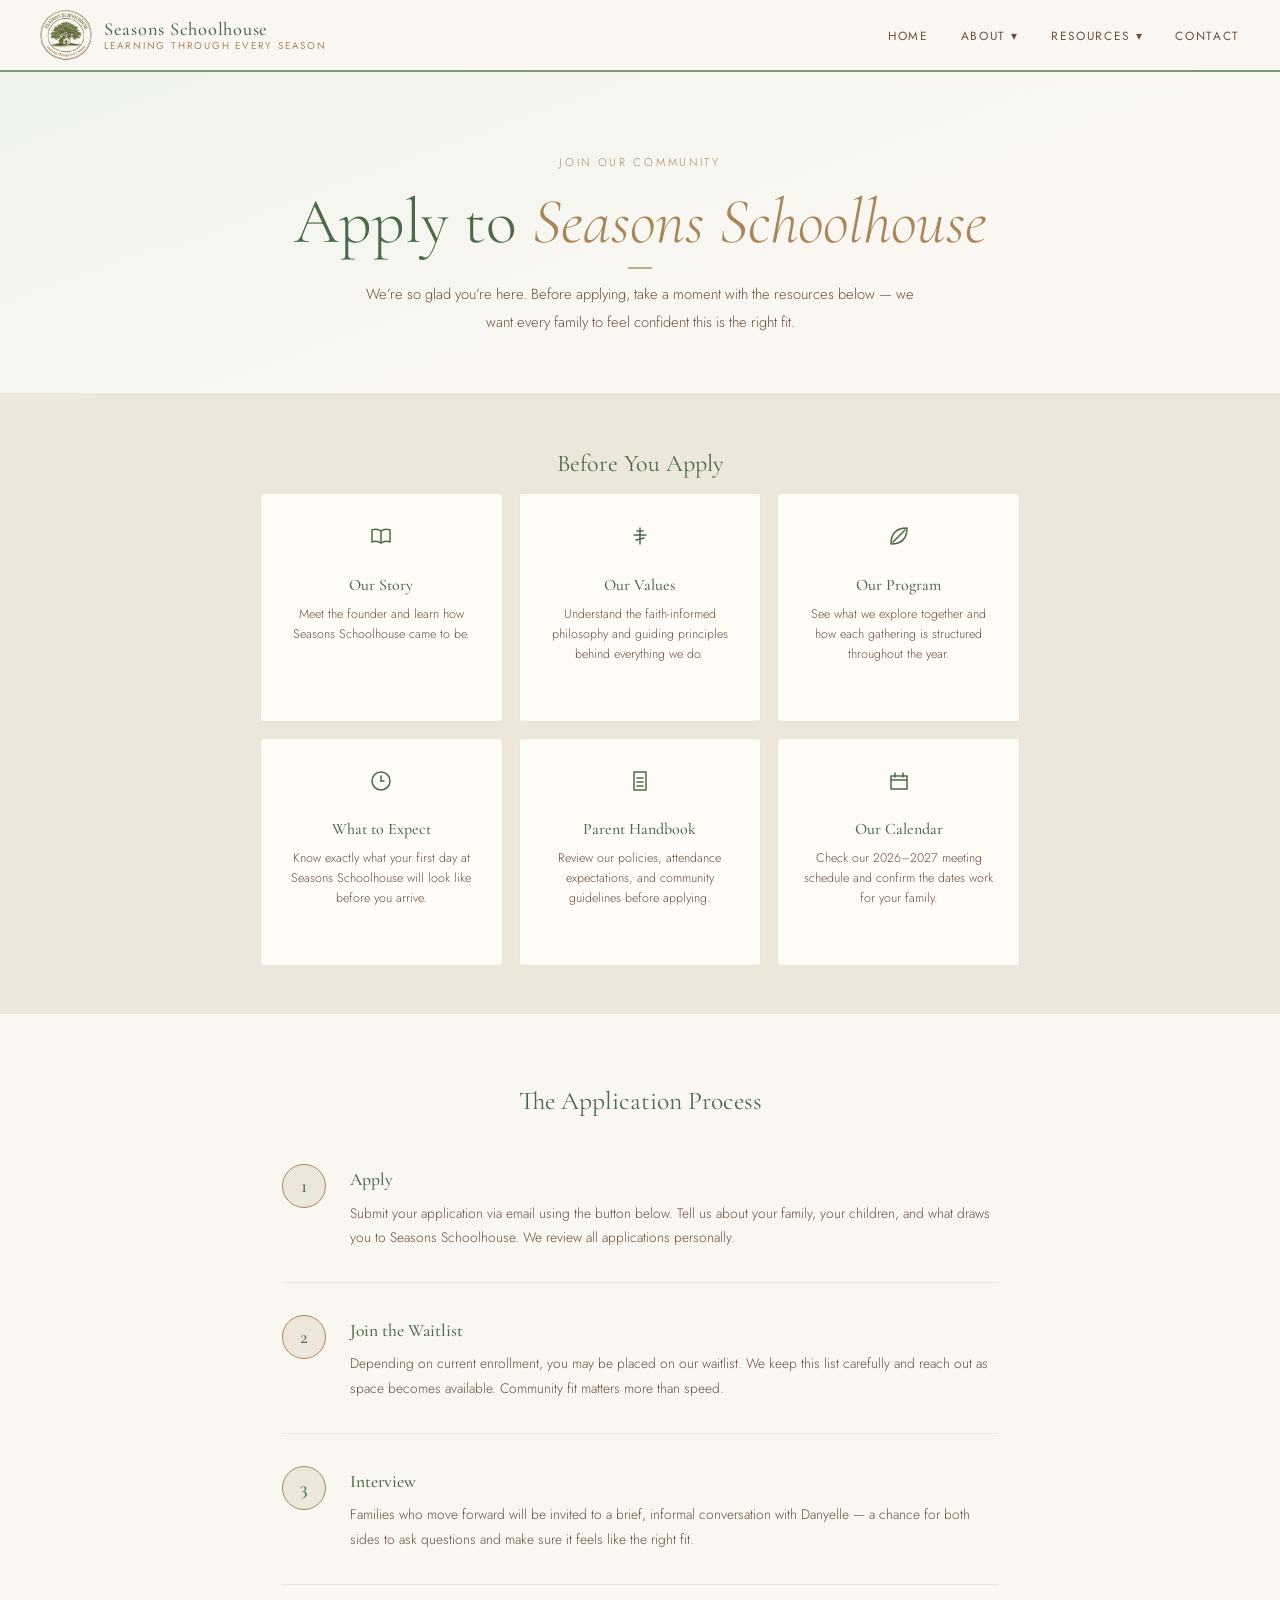
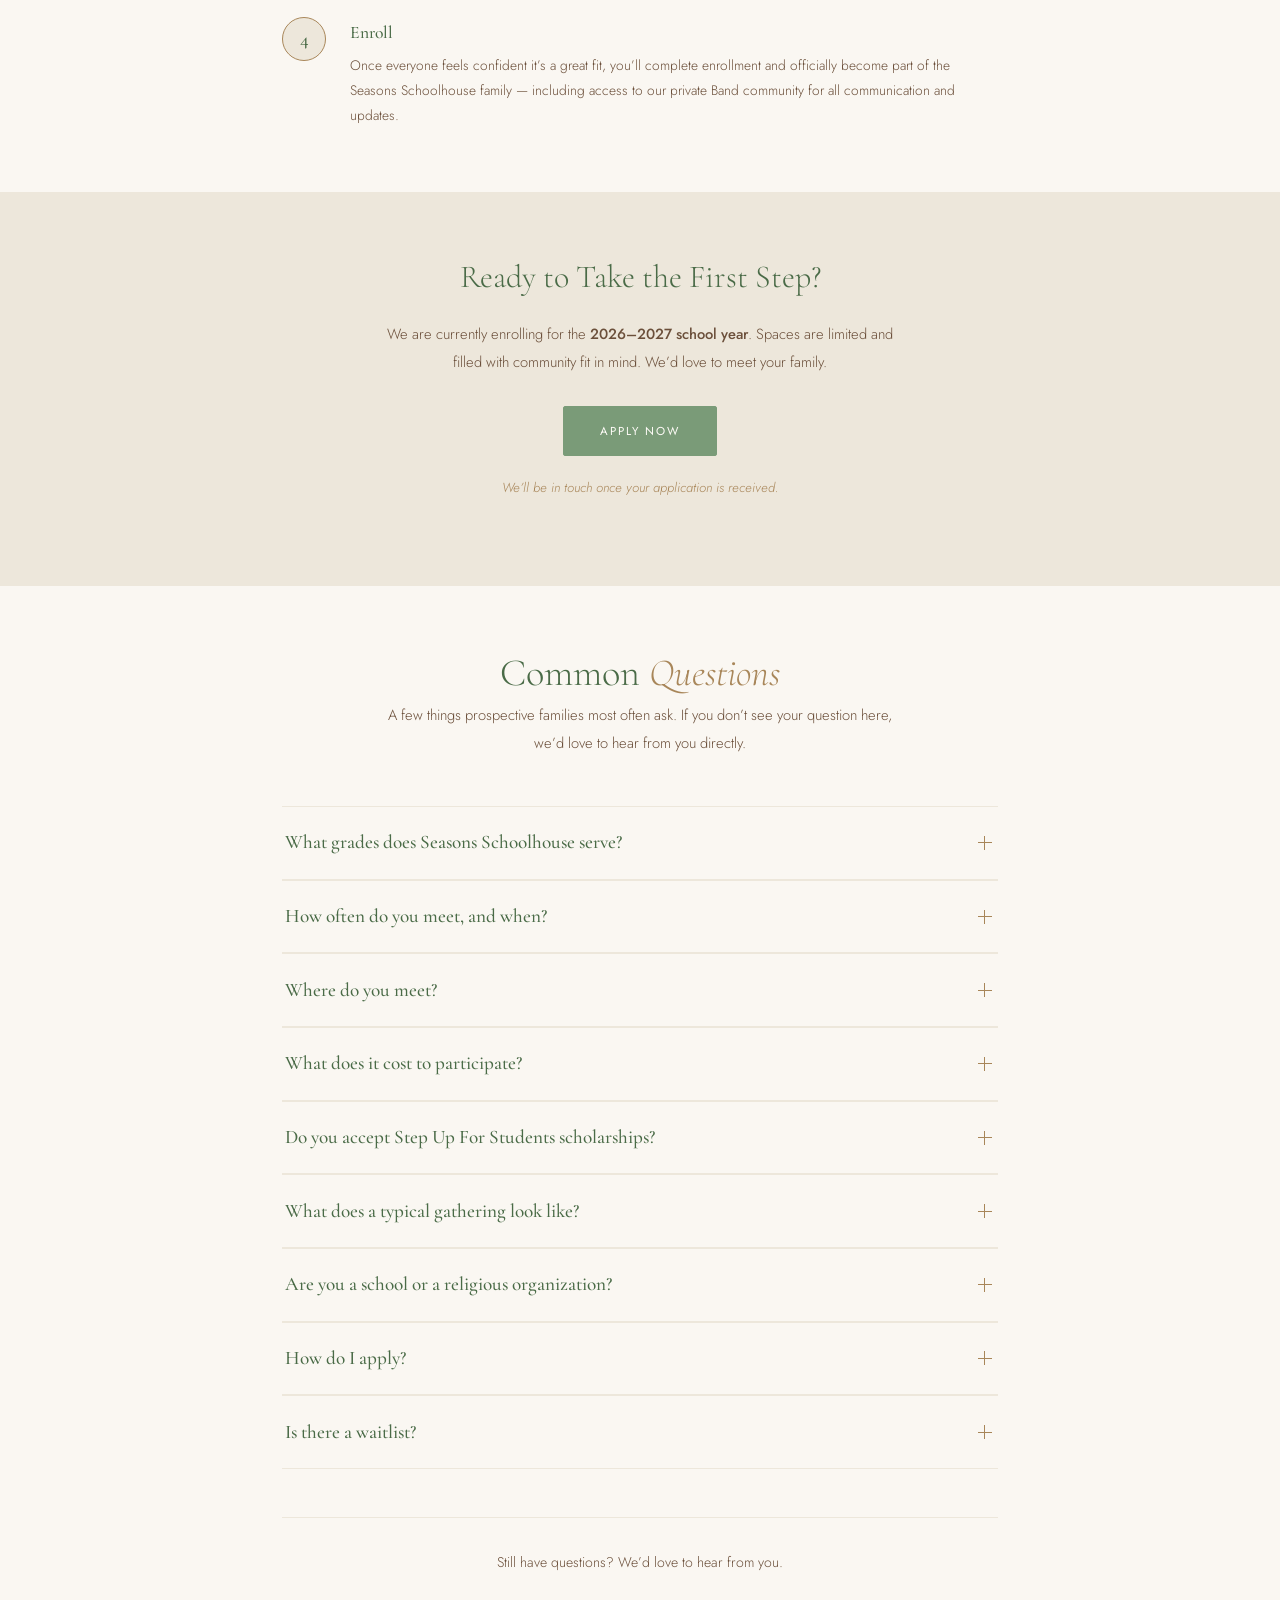
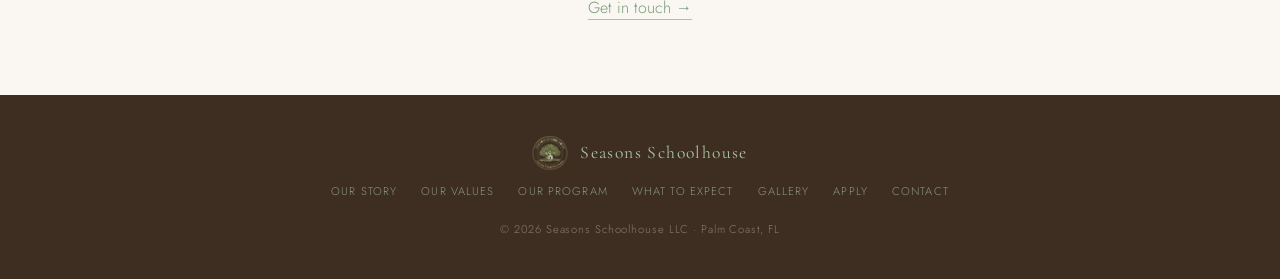
<file: apply.html>
<!DOCTYPE html>
<html lang="en">
<head>
  <meta charset="UTF-8" />
  <meta name="viewport" content="width=device-width, initial-scale=1.0" />
  <title>Apply | Homeschool Enrichment Program Flagler County</title>
  <meta name="description" content="Apply to join Seasons Schoolhouse — a homeschool enrichment program for 3rd–8th grade families in Flagler County & Palm Coast, FL. Four-step process inside." />
  <link rel="canonical" href="https://seasonsschoolhouse.org/apply.html" />
  <!-- Favicon set (cream bg — fixes dark-mode blob) -->
  <link rel="icon" type="image/x-icon" href="/favicon.ico" />
  <link rel="icon" type="image/png" sizes="32x32" href="/favicon-32.png" />
  <link rel="icon" type="image/png" sizes="16x16" href="/favicon-16.png" />
  <link rel="apple-touch-icon" sizes="180x180" href="/apple-touch-icon.png" />
  <link rel="manifest" href="/site.webmanifest" />
  <meta name="theme-color" content="#FAF7F2" />
  <meta property="og:title" content="Apply | Homeschool Enrichment Program Flagler County" />
  <meta property="og:description" content="Apply to Seasons Schoolhouse — a homeschool enrichment program for 3rd–8th grade families in Flagler County & Palm Coast, FL. A four-step application process." />
  <meta property="og:image" content="https://seasonsschoolhouse.org/og-image.png" />
  <meta property="og:image:width" content="1200" />
  <meta property="og:image:height" content="630" />
  <meta property="og:image:alt" content="Seasons Schoolhouse — Homeschool Enrichment Program, Flagler County, FL" />
  <meta property="og:type" content="website" />
  <meta property="og:url" content="https://seasonsschoolhouse.org/apply.html" />
  <meta property="og:locale" content="en_US" />
  <meta property="og:site_name" content="Seasons Schoolhouse" />
  <meta name="twitter:card" content="summary_large_image" />
  <meta name="twitter:title" content="Apply | Homeschool Enrichment Program Flagler County" />
  <meta name="twitter:description" content="Apply to Seasons Schoolhouse — a homeschool enrichment program for 3rd–8th grade families in Flagler County & Palm Coast, FL. A four-step application process." />
  <meta name="twitter:image" content="https://seasonsschoolhouse.org/og-image.png" />
  <meta name="keywords" content="homeschool enrichment, homeschool co-op Flagler County, homeschool Palm Coast, Christian homeschool Florida, homeschool program 3rd-8th grade, nature study homeschool, STEAM homeschool, homeschool field trips Flagler County, homeschool community Palm Coast" />
  <meta name="author" content="Seasons Schoolhouse" />
  <meta name="robots" content="index, follow" />
  <meta name="geo.region" content="US-FL" />
  <meta name="geo.placename" content="Flagler County, Florida" />
  <link rel="preconnect" href="https://fonts.googleapis.com" />
  <link rel="preconnect" href="https://fonts.gstatic.com" crossorigin />
  <link href="https://fonts.googleapis.com/css2?family=Cormorant+Garamond:ital,wght@0,300;0,400;0,500;0,600;1,300;1,400&family=Jost:wght@300;400;500&display=swap" rel="stylesheet" />
  <style>/* ─── RESET & VARIABLES ─── */
*, *::before, *::after { box-sizing: border-box; margin: 0; padding: 0; }

:root {
  --cream:   #FAF7F2;
  --linen:   #EDE7DB;
  --sage:    #7A9B78;
  --sage-lt: #A8C4A5;
  --moss:    #4A6B47;
  --tan:     #A88659;
  --brown:   #6B4F3A;
  --bark:    #3E2E22;
  --white:   #FFFCF8;
  --shadow:  0 4px 20px rgba(62,46,34,0.08);
}

html { scroll-behavior: smooth; }

body {
  font-family: 'Jost', sans-serif;
  background: var(--cream);
  color: var(--bark);
  font-weight: 300;
  font-size: 16px;
  line-height: 1.8;
  overflow-x: hidden;
}

/* ─── NAV ─── */
nav {
  position: fixed;
  top: 0; left: 0; right: 0;
  z-index: 1000;
  background: rgba(250,247,242,0.97);
  backdrop-filter: blur(10px);
  border-bottom: 1px solid var(--linen);
  padding: 0 2.5rem;
  display: flex;
  align-items: center;
  justify-content: space-between;
  height: 72px;
}

.nav-logo {
  display: flex;
  align-items: center;
  gap: 0.75rem;
  cursor: pointer;
  text-decoration: none;
}

.nav-logo img {
  height: 52px; width: 52px;
  object-fit: contain;
  border-radius: 50%;
}

.nav-logo-text {
  font-family: 'Cormorant Garamond', serif;
  font-size: 1.15rem;
  font-weight: 500;
  letter-spacing: 0.04em;
  color: var(--moss);
  line-height: 1.2;
}

.nav-logo-text span {
  display: block;
  font-size: 0.62rem;
  font-weight: 400;
  letter-spacing: 0.18em;
  text-transform: uppercase;
  color: var(--tan);
  font-family: 'Jost', sans-serif;
}

.nav-links {
  display: flex;
  align-items: center;
  gap: 2rem;
  list-style: none;
}

.nav-links > li > a,
.nav-links > li > button {
  font-family: 'Jost', sans-serif;
  font-size: 0.74rem;
  font-weight: 400;
  letter-spacing: 0.14em;
  text-transform: uppercase;
  color: var(--brown);
  text-decoration: none;
  cursor: pointer;
  background: none;
  border: none;
  padding: 0;
  transition: color 0.2s;
  white-space: nowrap;
}

.nav-links > li > a:hover,
.nav-links > li > button:hover { color: var(--sage); }

.nav-links > li > a.active { color: var(--moss); font-weight: 500; }

/* Dropdowns */
.dropdown { position: relative; }

.dropdown-menu {
  display: none;
  position: absolute;
  top: calc(100% + 14px);
  left: 50%;
  transform: translateX(-50%);
  background: var(--white);
  border: 1px solid var(--linen);
  border-radius: 4px;
  min-width: 200px;
  box-shadow: 0 8px 28px rgba(62,46,34,0.1);
  padding: 0.5rem 0;
  list-style: none;
  z-index: 500;
}

.dropdown-menu.open { display: block; }

.dropdown-menu li a {
  display: block;
  padding: 0.65rem 1.5rem;
  font-family: 'Jost', sans-serif;
  font-size: 0.72rem;
  letter-spacing: 0.12em;
  text-transform: uppercase;
  color: var(--brown);
  text-decoration: none;
  transition: background 0.15s, color 0.15s;
}

.dropdown-menu li a:hover { background: var(--cream); color: var(--sage); }
.dropdown-menu li a.active { color: var(--moss); }

/* Hamburger */
.hamburger {
  display: none;
  flex-direction: column;
  gap: 5px;
  cursor: pointer;
  background: none;
  border: none;
  padding: 4px;
  z-index: 1001;
}
.hamburger span {
  display: block;
  width: 22px; height: 1.5px;
  background: var(--brown);
  transition: 0.3s;
}

/* ─── PAGE WRAPPER ─── */
.page-wrapper {
  min-height: 100vh;
  padding-top: 72px;
  animation: fadeUp 0.45s ease both;
}

@keyframes fadeUp {
  from { opacity: 0; transform: translateY(14px); }
  to   { opacity: 1; transform: translateY(0); }
}

/* ─── BUTTONS ─── */
.btn {
  display: inline-block;
  padding: 0.85rem 2.2rem;
  border: 1px solid var(--sage);
  color: var(--moss);
  font-family: 'Jost', sans-serif;
  font-size: 0.72rem;
  font-weight: 400;
  letter-spacing: 0.18em;
  text-transform: uppercase;
  cursor: pointer;
  background: transparent;
  transition: background 0.25s, color 0.25s, border-color 0.25s;
  border-radius: 2px;
  text-decoration: none;
}
.btn:hover { background: var(--sage); color: var(--white); }
.btn-solid { background: var(--sage); color: var(--white); }
.btn-solid:hover { background: var(--moss); border-color: var(--moss); }
.btn-tan { border-color: var(--tan); color: var(--brown); }
.btn-tan:hover { background: var(--tan); color: var(--white); }

/* ─── PAGE HERO ─── */
.page-hero {
  padding: 5rem 2rem 3.5rem;
  text-align: center;
  border-bottom: 1px solid var(--linen);
  background: var(--cream);
}

.page-label {
  font-size: 0.7rem;
  letter-spacing: 0.24em;
  text-transform: uppercase;
  color: var(--tan);
  margin-bottom: 0.9rem;
}

.page-title {
  font-family: 'Cormorant Garamond', serif;
  font-size: clamp(2.4rem, 5vw, 4rem);
  font-weight: 300;
  color: var(--moss);
  line-height: 1.1;
  margin-bottom: 0.8rem;
}
.page-title em { font-style: italic; color: var(--tan); }

.page-subtitle {
  font-size: 0.92rem;
  color: var(--brown);
  max-width: 560px;
  margin: 0 auto;
  line-height: 1.9;
}

/* ─── DIVIDER ─── */
.divider { width: 40px; height: 1px; background: var(--tan); margin: 1.8rem 0; }
.divider-center { margin: 1.8rem auto; }

/* ─── SECTION HEADING ─── */
.section-heading {
  font-family: 'Cormorant Garamond', serif;
  font-size: clamp(1.7rem, 3.5vw, 2.6rem);
  font-weight: 300;
  color: var(--moss);
  text-align: center;
  margin-bottom: 0.4rem;
}
.section-heading em { font-style: italic; color: var(--tan); }

.section-label {
  text-align: center;
  font-size: 0.72rem;
  letter-spacing: 0.16em;
  text-transform: uppercase;
  color: var(--tan);
  margin-bottom: 3rem;
}

/* ─── CONTENT CONTAINER ─── */
.container {
  max-width: 860px;
  margin: 0 auto;
  padding: 4rem 2rem;
}

.container-wide {
  max-width: 1060px;
  margin: 0 auto;
  padding: 4rem 2rem;
}

/* ─── HOME ─── */
.hero {
  display: flex;
  flex-direction: column;
  align-items: center;
  justify-content: center;
  text-align: center;
  min-height: calc(100vh - 72px);
  padding: 4rem 2rem 5rem;
  position: relative;
  overflow: hidden;
}

.hero::before {
  content: '';
  position: absolute;
  width: 640px; height: 640px;
  border-radius: 50%;
  border: 1px solid var(--sage-lt);
  opacity: 0.22;
  top: 50%; left: 50%;
  transform: translate(-50%, -50%);
  pointer-events: none;
}
.hero::after {
  content: '';
  position: absolute;
  width: 950px; height: 950px;
  border-radius: 50%;
  border: 1px solid var(--tan);
  opacity: 0.1;
  top: 50%; left: 50%;
  transform: translate(-50%, -50%);
  pointer-events: none;
}

.hero-logo {
  width: 130px; height: 130px;
  object-fit: contain; border-radius: 50%;
  margin-bottom: 1.8rem;
  position: relative; z-index: 1;
}

.hero-eyebrow {
  font-size: 0.7rem; letter-spacing: 0.24em;
  text-transform: uppercase; color: var(--tan);
  margin-bottom: 1rem;
  position: relative; z-index: 1;
}

.hero-title {
  font-family: 'Cormorant Garamond', serif;
  font-size: clamp(3rem, 7vw, 5.5rem);
  font-weight: 300; line-height: 1.08;
  color: var(--moss); margin-bottom: 0.3em;
  position: relative; z-index: 1;
}
.hero-title em { font-style: italic; color: var(--tan); }

.hero-subtitle {
  font-family: 'Cormorant Garamond', serif;
  font-size: clamp(1.05rem, 2.2vw, 1.35rem);
  font-weight: 300; font-style: italic;
  color: var(--brown); margin-bottom: 1.5rem;
  position: relative; z-index: 1;
}

.hero-tagline {
  font-size: 0.9rem; letter-spacing: 0.03em;
  color: var(--brown); max-width: 480px;
  margin-bottom: 2.8rem; line-height: 1.9;
  position: relative; z-index: 1;
}

.hero-btns {
  display: flex; gap: 1rem;
  flex-wrap: wrap; justify-content: center;
  position: relative; z-index: 1;
}

/* Pillars */
.pillars {
  background: var(--linen);
  padding: 3.5rem 2rem;
  display: grid;
  grid-template-columns: repeat(auto-fit, minmax(180px, 1fr));
  gap: 2rem; text-align: center;
}
.pillar-icon { font-size: 1.6rem; margin-bottom: 0.6rem; display: block; }
.pillar h3 {
  font-family: 'Cormorant Garamond', serif;
  font-size: 1.08rem; font-weight: 500;
  color: var(--moss); margin-bottom: 0.35rem;
}
.pillar p { font-size: 0.84rem; color: var(--brown); line-height: 1.75; }

/* Quote band */
.quote-band {
  padding: 4.5rem 2rem; text-align: center;
  background: var(--moss);
}
.quote-band blockquote {
  font-family: 'Cormorant Garamond', serif;
  font-size: clamp(1.3rem, 3vw, 2rem);
  font-weight: 300; font-style: italic;
  color: var(--cream); max-width: 680px;
  margin: 0 auto; line-height: 1.55;
}
.quote-band cite {
  display: block; margin-top: 1.2rem;
  font-family: 'Jost', sans-serif; font-style: normal;
  font-size: 0.7rem; letter-spacing: 0.18em;
  text-transform: uppercase; color: var(--sage-lt);
}

/* ─── OUR STORY ─── */
.story-grid {
  display: grid;
  grid-template-columns: 1fr 2fr;
  gap: 4rem;
  align-items: start;
}

.story-sidebar { position: sticky; top: 90px; }

.founder-initial {
  width: 110px; height: 110px;
  border-radius: 50%;
  background: var(--linen);
  border: 2px solid var(--sage-lt);
  display: flex; align-items: center; justify-content: center;
  font-family: 'Cormorant Garamond', serif;
  font-size: 2.8rem; font-weight: 300;
  color: var(--sage); margin-bottom: 1.2rem;
}

.founder-name {
  font-family: 'Cormorant Garamond', serif;
  font-size: 1.35rem; font-weight: 500;
  color: var(--bark); margin-bottom: 0.2rem;
}
.founder-role {
  font-size: 0.7rem; letter-spacing: 0.14em;
  text-transform: uppercase; color: var(--tan);
}

.story-body p {
  font-size: 1rem; color: var(--bark);
  line-height: 2; margin-bottom: 1.4rem;
}
.story-body p:first-child::first-letter {
  font-family: 'Cormorant Garamond', serif;
  font-size: 3rem; font-weight: 300;
  float: left; line-height: 0.8;
  margin-right: 0.1em; color: var(--sage);
}

.story-links {
  display: grid;
  grid-template-columns: 1fr 1fr;
  gap: 1rem;
  margin-top: 3rem;
}

.story-link-card {
  background: var(--white);
  border: 1px solid var(--linen);
  border-radius: 4px;
  padding: 1.5rem;
  text-decoration: none;
  transition: border-color 0.2s, box-shadow 0.2s;
}
.story-link-card:hover {
  border-color: var(--sage-lt);
  box-shadow: var(--shadow);
}
.story-link-card h4 {
  font-family: 'Cormorant Garamond', serif;
  font-size: 1.1rem; font-weight: 500;
  color: var(--moss); margin-bottom: 0.35rem;
}
.story-link-card p { font-size: 0.8rem; color: var(--brown); line-height: 1.65; }
.story-link-card .arrow {
  display: inline-block; margin-top: 0.6rem;
  font-size: 0.7rem; letter-spacing: 0.1em;
  text-transform: uppercase; color: var(--tan);
}

/* ─── VALUES ─── */
.values-intro {
  max-width: 660px;
  margin: 0 auto;
  text-align: center;
  padding: 3.5rem 2rem 1rem;
}
.values-intro p { font-size: 1rem; color: var(--bark); line-height: 2; }

.values-grid {
  display: grid;
  grid-template-columns: repeat(auto-fit, minmax(280px, 1fr));
  gap: 1.5rem;
  max-width: 960px;
  margin: 3rem auto;
  padding: 0 2rem;
}

.value-card {
  background: var(--white);
  border: 1px solid var(--linen);
  border-radius: 4px;
  padding: 2rem;
  transition: box-shadow 0.2s;
}
.value-card:hover { box-shadow: var(--shadow); }

.value-icon { font-size: 1.6rem; margin-bottom: 0.8rem; display: block; }
.value-card h3 {
  font-family: 'Cormorant Garamond', serif;
  font-size: 1.2rem; font-weight: 500;
  color: var(--moss); margin-bottom: 0.5rem;
}
.value-card p { font-size: 0.86rem; color: var(--brown); line-height: 1.8; }

.values-closing {
  background: var(--moss);
  padding: 4rem 2rem;
  text-align: center;
}
.values-closing p {
  font-family: 'Cormorant Garamond', serif;
  font-size: clamp(1.2rem, 2.5vw, 1.7rem);
  font-weight: 300; font-style: italic;
  color: var(--cream); max-width: 640px;
  margin: 0 auto; line-height: 1.6;
}

/* ─── PROGRAM ─── */
.program-intro {
  max-width: 680px;
  margin: 0 auto;
  text-align: center;
  padding: 3.5rem 2rem 1rem;
}
.program-intro p { font-size: 1rem; color: var(--bark); line-height: 2; }

.program-section {
  max-width: 900px;
  margin: 0 auto;
  padding: 3rem 2rem;
}

.program-section h3 {
  font-family: 'Cormorant Garamond', serif;
  font-size: 1.6rem; font-weight: 400;
  color: var(--moss); margin-bottom: 0.5rem;
}

.program-section p {
  font-size: 0.92rem; color: var(--bark);
  line-height: 2; margin-bottom: 1.2rem;
}

.program-divider {
  border: none;
  border-top: 1px solid var(--linen);
  margin: 0 2rem;
}

.areas-grid {
  display: grid;
  grid-template-columns: repeat(auto-fit, minmax(220px, 1fr));
  gap: 1.2rem;
  max-width: 960px;
  margin: 3rem auto;
  padding: 0 2rem;
}

.area-card {
  background: var(--white);
  border: 1px solid var(--linen);
  border-radius: 4px;
  padding: 1.6rem;
  display: flex; gap: 1rem;
  align-items: flex-start;
}
.area-card .icon { font-size: 1.3rem; flex-shrink: 0; margin-top: 0.1rem; }
.area-card h4 {
  font-family: 'Cormorant Garamond', serif;
  font-size: 1.05rem; font-weight: 500;
  color: var(--moss); margin-bottom: 0.3rem;
}
.area-card p { font-size: 0.82rem; color: var(--brown); line-height: 1.75; }

.program-strip {
  background: var(--linen);
  padding: 3rem 2rem;
}

/* ─── APPLY ─── */
.apply-intro {
  max-width: 680px;
  margin: 0 auto;
  text-align: center;
  padding: 0;
}
.apply-intro p { font-size: 1rem; color: var(--bark); line-height: 2; }

.prereview {
  background: var(--linen);
  padding: 3rem 2rem;
}
.prereview-inner {
  max-width: 760px;
  margin: 0 auto;
}
.prereview h2, .prereview h3 {
  font-family: 'Cormorant Garamond', serif;
  font-size: 1.5rem; font-weight: 400;
  color: var(--moss); margin-bottom: 0.5rem;
  text-align: center;
}
.prereview p {
  font-size: 0.9rem; color: var(--brown);
  line-height: 1.9; text-align: center;
  margin-bottom: 2rem;
}

.prereview-cards {
  display: grid;
  grid-template-columns: repeat(auto-fit, minmax(200px, 1fr));
  gap: 1rem;
}

.prereview-card {
  background: var(--white);
  border: 1px solid rgba(196,168,130,0.3);
  border-radius: 4px;
  padding: 1.5rem;
  text-decoration: none;
  text-align: center;
  transition: box-shadow 0.2s, border-color 0.2s;
}
.prereview-card:hover {
  box-shadow: var(--shadow);
  border-color: var(--sage-lt);
}
.prereview-card .icon { font-size: 1.5rem; display: block; margin-bottom: 0.6rem; }
.prereview-card h4 {
  font-family: 'Cormorant Garamond', serif;
  font-size: 1rem; font-weight: 500;
  color: var(--moss); margin-bottom: 0.3rem;
}
.prereview-card p { font-size: 0.78rem; color: var(--brown); line-height: 1.6; }

/* Apply steps */
.apply-steps {
  max-width: 780px;
  margin: 0 auto;
  padding: 4rem 2rem;
}

.apply-steps h2, .apply-steps h3 {
  font-family: 'Cormorant Garamond', serif;
  font-size: 1.6rem; font-weight: 400;
  color: var(--moss); margin-bottom: 2.5rem;
  text-align: center;
}

.steps-list { list-style: none; }

.step-item {
  display: flex;
  gap: 1.5rem;
  align-items: flex-start;
  margin-bottom: 2rem;
  padding-bottom: 2rem;
  border-bottom: 1px solid var(--linen);
}
.step-item:last-child { border-bottom: none; margin-bottom: 0; padding-bottom: 0; }

.step-number {
  flex-shrink: 0;
  width: 44px; height: 44px;
  border-radius: 50%;
  background: var(--linen);
  border: 1px solid var(--tan);
  display: flex; align-items: center; justify-content: center;
  font-family: 'Cormorant Garamond', serif;
  font-size: 1.2rem; font-weight: 500;
  color: var(--moss);
}

.step-content h4 {
  font-family: 'Cormorant Garamond', serif;
  font-size: 1.1rem; font-weight: 500;
  color: var(--moss); margin-bottom: 0.3rem;
}
.step-content p { font-size: 0.86rem; color: var(--brown); line-height: 1.8; }

.apply-cta {
  background: var(--linen);
  padding: 3.5rem 2rem;
  text-align: center;
}
.apply-cta p {
  font-size: 0.92rem; color: var(--brown);
  line-height: 1.9; max-width: 520px;
  margin: 0 auto 1.8rem;
}

/* ─── HANDBOOK ─── */
.handbook-wrapper {
  max-width: 780px;
  margin: 0 auto;
  padding: 3rem 2rem 5rem;
}

.handbook-section {
  margin-bottom: 3rem;
  padding-bottom: 3rem;
  border-bottom: 1px solid var(--linen);
}
.handbook-section:last-child { border-bottom: none; }

.handbook-section h2 {
  font-family: 'Cormorant Garamond', serif;
  font-size: 1.5rem; font-weight: 500;
  color: var(--moss); margin-bottom: 0.5rem;
}
.handbook-section h3 {
  font-family: 'Cormorant Garamond', serif;
  font-size: 1.15rem; font-weight: 500;
  color: var(--brown); margin: 1.4rem 0 0.4rem;
}
.handbook-section p {
  font-size: 0.9rem; color: var(--bark);
  line-height: 2; margin-bottom: 0.9rem;
}
.handbook-section ul {
  list-style: none; padding-left: 0;
  margin-bottom: 0.9rem;
}
.handbook-section ul li {
  font-size: 0.9rem; color: var(--bark);
  line-height: 1.9; padding-left: 1.3rem;
  position: relative;
}
.handbook-section ul li::before {
  content: '·';
  position: absolute; left: 0;
  color: var(--tan); font-size: 1.2rem;
}

.handbook-toc {
  background: var(--linen);
  border-radius: 4px;
  padding: 2rem;
  margin-bottom: 3rem;
}
.handbook-toc h3 {
  font-family: 'Cormorant Garamond', serif;
  font-size: 1.1rem; font-weight: 500;
  color: var(--moss); margin-bottom: 1rem;
}
.handbook-toc ol {
  padding-left: 1.2rem;
}
.handbook-toc ol li {
  font-size: 0.84rem; color: var(--brown);
  line-height: 2;
}
.handbook-toc ol li a {
  color: var(--brown); text-decoration: none;
  transition: color 0.2s;
}
.handbook-toc ol li a:hover { color: var(--sage); }

.handbook-download-bar {
  background: var(--moss);
  padding: 2rem;
  text-align: center;
  display: flex;
  align-items: center;
  justify-content: center;
  gap: 1.5rem;
  flex-wrap: wrap;
}
.handbook-download-bar p {
  font-size: 0.88rem;
  color: var(--cream);
  letter-spacing: 0.04em;
}

/* ─── CALENDAR ─── */
.calendar-wrapper {
  max-width: 900px;
  margin: 0 auto;
  padding: 3rem 2rem 5rem;
}

.calendar-year-label {
  font-family: 'Cormorant Garamond', serif;
  font-size: 1.1rem; font-weight: 400;
  color: var(--tan); letter-spacing: 0.1em;
  text-align: center; margin-bottom: 2.5rem;
}

.calendar-grid {
  display: grid;
  grid-template-columns: repeat(auto-fit, minmax(260px, 1fr));
  gap: 1.5rem;
}

.cal-month {
  background: var(--white);
  border: 1px solid var(--linen);
  border-radius: 4px;
  overflow: hidden;
}

.cal-month-header {
  background: var(--linen);
  padding: 0.9rem 1.2rem;
  font-family: 'Cormorant Garamond', serif;
  font-size: 1.05rem; font-weight: 500;
  color: var(--moss);
  display: flex;
  justify-content: space-between;
  align-items: center;
}

.cal-month-header span {
  font-family: 'Jost', sans-serif;
  font-size: 0.68rem; font-weight: 400;
  letter-spacing: 0.1em; color: var(--tan);
}

.cal-days-header {
  display: grid;
  grid-template-columns: repeat(7, 1fr);
  padding: 0.6rem 0.8rem 0;
}

.cal-day-label {
  text-align: center;
  font-size: 0.6rem;
  letter-spacing: 0.1em;
  text-transform: uppercase;
  color: var(--tan);
  font-weight: 400;
  padding: 0.3rem 0;
}

.cal-days {
  display: grid;
  grid-template-columns: repeat(7, 1fr);
  padding: 0.3rem 0.8rem 0.8rem;
  gap: 2px;
}

.cal-day {
  text-align: center;
  font-size: 0.8rem;
  color: var(--brown);
  padding: 0.35rem 0.2rem;
  border-radius: 50%;
  aspect-ratio: 1;
  display: flex;
  align-items: center;
  justify-content: center;
  cursor: default;
}

.cal-day.empty { color: transparent; }
.cal-day.other-month { color: rgba(107,79,58,0.25); }

.cal-day.meeting {
  background: var(--sage);
  color: var(--white);
  font-weight: 500;
  border-radius: 50%;
  cursor: pointer;
  position: relative;
}

.cal-day.special {
  background: var(--moss);
  color: var(--white);
  font-weight: 500;
  border-radius: 50%;
}

.cal-day.break {
  background: var(--linen);
  color: var(--tan);
  border-radius: 50%;
  font-size: 0.7rem;
}

.cal-day.today {
  border: 1px solid var(--tan);
}

/* Meeting list */
.meeting-list {
  background: var(--linen);
  padding: 3rem 2rem;
  margin-top: 3rem;
  border-radius: 4px;
}

.meeting-list h3 {
  font-family: 'Cormorant Garamond', serif;
  font-size: 1.4rem; font-weight: 400;
  color: var(--moss); margin-bottom: 1.5rem;
  text-align: center;
}

.meeting-items {
  max-width: 600px;
  margin: 0 auto;
  display: flex;
  flex-direction: column;
  gap: 0.6rem;
}

.meeting-item {
  display: flex;
  align-items: center;
  gap: 1rem;
  padding: 0.7rem 1rem;
  background: var(--white);
  border-radius: 3px;
  border-left: 3px solid var(--sage);
}

.meeting-item.special-event { border-left-color: var(--moss); }
.meeting-item.break-item { border-left-color: var(--linen); background: transparent; }

.meeting-date {
  font-family: 'Jost', sans-serif;
  font-size: 0.78rem; font-weight: 400;
  color: var(--moss); min-width: 120px;
  letter-spacing: 0.04em;
}

.meeting-name {
  font-size: 0.86rem;
  color: var(--brown);
}

.meeting-item.special-event .meeting-name { color: var(--moss); font-weight: 500; }
.meeting-item.break-item .meeting-name { color: var(--tan); font-style: italic; }

.cal-legend {
  display: flex;
  gap: 1.5rem;
  justify-content: center;
  margin-top: 2rem;
  flex-wrap: wrap;
}

.legend-item {
  display: flex;
  align-items: center;
  gap: 0.5rem;
  font-size: 0.76rem;
  color: var(--brown);
}

.legend-dot {
  width: 12px; height: 12px;
  border-radius: 50%;
}
.legend-dot.meeting { background: var(--sage); }
.legend-dot.special { background: var(--moss); }

/* ─── CURRENT FAMILIES ─── */
.families-intro {
  max-width: 640px;
  margin: 0 auto;
  text-align: center;
  padding: 3.5rem 2rem 2rem;
}
.families-intro p { font-size: 1rem; color: var(--bark); line-height: 2; }

.band-features {
  display: grid;
  grid-template-columns: repeat(auto-fit, minmax(180px, 1fr));
  gap: 1.2rem;
  max-width: 900px;
  margin: 2.5rem auto;
  padding: 0 2rem;
}

.band-feature {
  background: var(--white);
  border: 1px solid var(--linen);
  border-radius: 4px;
  padding: 1.5rem;
  text-align: center;
}
.band-feature .icon { font-size: 1.5rem; margin-bottom: 0.6rem; display: block; }
.band-feature h4 {
  font-family: 'Cormorant Garamond', serif;
  font-size: 1rem; font-weight: 500;
  color: var(--moss); margin-bottom: 0.3rem;
}
.band-feature p { font-size: 0.8rem; color: var(--brown); line-height: 1.65; }

.band-steps {
  max-width: 640px;
  margin: 0 auto;
  padding: 3rem 2rem;
}

.band-steps h3 {
  font-family: 'Cormorant Garamond', serif;
  font-size: 1.5rem; font-weight: 400;
  color: var(--moss); margin-bottom: 2rem;
  text-align: center;
}

.band-step {
  display: flex;
  gap: 1.2rem;
  align-items: flex-start;
  margin-bottom: 1.5rem;
}

.band-step-num {
  flex-shrink: 0;
  width: 36px; height: 36px;
  border-radius: 50%;
  background: var(--linen);
  border: 1px solid var(--tan);
  display: flex; align-items: center; justify-content: center;
  font-family: 'Cormorant Garamond', serif;
  font-size: 1.1rem; color: var(--moss);
}

.band-step p {
  font-size: 0.88rem; color: var(--bark);
  line-height: 1.85; padding-top: 0.35rem;
}

.band-step p a {
  color: var(--sage);
  text-decoration: none;
}
.band-step p a:hover { text-decoration: underline; }

.band-cta {
  background: var(--moss);
  padding: 3.5rem 2rem;
  text-align: center;
}
.band-cta p {
  font-size: 0.9rem; color: var(--cream);
  line-height: 1.9; max-width: 460px;
  margin: 0 auto 1.8rem;
  opacity: 0.88;
}

/* ─── CONTACT ─── */
.contact-wrap {
  max-width: 860px;
  margin: 0 auto;
  padding: 4rem 2rem 6rem;
  display: grid;
  grid-template-columns: 1fr 1.5fr;
  gap: 4rem;
}

.contact-info h3 {
  font-family: 'Cormorant Garamond', serif;
  font-size: 1.5rem; font-weight: 400;
  color: var(--moss); margin-bottom: 1rem;
}
.contact-info p {
  font-size: 0.9rem; color: var(--brown);
  line-height: 1.9; margin-bottom: 1.6rem;
}

.contact-detail {
  display: flex; align-items: center;
  gap: 0.8rem; margin-bottom: 0.9rem;
  font-size: 0.84rem; color: var(--brown);
}
.contact-detail a { color: var(--sage); text-decoration: none; }
.contact-detail a:hover { text-decoration: underline; }
.contact-icon { font-size: 1rem; }

.contact-form { display: flex; flex-direction: column; gap: 1.1rem; }
.form-row { display: grid; grid-template-columns: 1fr 1fr; gap: 1rem; }

.field { display: flex; flex-direction: column; gap: 0.4rem; }
.field label {
  font-size: 0.7rem; letter-spacing: 0.14em;
  text-transform: uppercase; color: var(--brown); font-weight: 400;
}
.field input, .field select, .field textarea {
  background: var(--white); border: 1px solid var(--linen);
  border-radius: 3px; padding: 0.75rem 1rem;
  font-family: 'Jost', sans-serif;
  font-size: 0.88rem; color: var(--bark);
  font-weight: 300; transition: border-color 0.2s;
  outline: none; width: 100%;
}
.field input:focus,
.field select:focus,
.field textarea:focus { border-color: var(--sage); }
.field textarea { resize: vertical; min-height: 120px; }
.form-note { font-size: 0.76rem; color: var(--brown); opacity: 0.7; line-height: 1.7; }

.form-success {
  display: none;
  background: var(--linen);
  border: 1px solid var(--sage-lt);
  border-radius: 4px;
  padding: 1.2rem 1.5rem;
  font-size: 0.88rem;
  color: var(--moss); line-height: 1.7;
}

/* ─── VALUES STRIP ─── */
.values-strip {
  background: var(--linen); padding: 3rem 2rem;
  display: flex; flex-wrap: wrap;
  gap: 1rem; justify-content: center;
}
.value-tag {
  padding: 0.5rem 1.2rem;
  border: 1px solid var(--tan);
  border-radius: 30px;
  font-size: 0.75rem; letter-spacing: 0.1em;
  text-transform: uppercase; color: var(--brown);
}

/* ─── FOOTER ─── */
footer {
  background: var(--bark);
  color: var(--linen);
  text-align: center;
  padding: 2.5rem 2rem;
}
.footer-logo-wrap {
  display: flex; align-items: center;
  justify-content: center; gap: 0.75rem;
  margin-bottom: 0.6rem;
}
.footer-logo-wrap img {
  width: 36px; height: 36px;
  border-radius: 50%; opacity: 0.85;
}
.footer-logo {
  font-family: 'Cormorant Garamond', serif;
  font-size: 1.1rem; font-weight: 400;
  letter-spacing: 0.08em; color: var(--sage-lt);
}
footer p { font-size: 0.7rem; letter-spacing: 0.08em; opacity: 0.42; }
.footer-links {
  display: flex; gap: 1.5rem;
  justify-content: center;
  margin-bottom: 1rem;
  flex-wrap: wrap;
}
.footer-links a {
  font-size: 0.7rem; letter-spacing: 0.1em;
  text-transform: uppercase;
  color: var(--sage-lt); text-decoration: none;
  opacity: 0.7; transition: opacity 0.2s;
}
.footer-links a:hover { opacity: 1; }

/* ─── MOBILE ─── */
@media (max-width: 768px) {
  .hamburger { display: flex; }

  nav { padding: 0 1.5rem; }

  .nav-links {
    display: none;
    position: fixed;
    top: 72px; left: 0; right: 0;
    background: var(--white);
    flex-direction: column;
    padding: 1.5rem;
    gap: 0;
    border-bottom: 1px solid var(--linen);
    box-shadow: 0 8px 24px rgba(62,46,34,0.08);
    max-height: calc(100vh - 72px);
    overflow-y: auto;
  }

  .nav-links.open { display: flex; }

  .nav-links > li {
    border-bottom: 1px solid var(--linen);
    padding: 0;
  }
  .nav-links > li:last-child { border-bottom: none; }

  .nav-links > li > a,
  .nav-links > li > button {
    display: block;
    padding: 1rem 0;
    font-size: 0.8rem;
    width: 100%;
    text-align: left;
  }

  .dropdown-menu {
    position: static;
    transform: none;
    box-shadow: none;
    border: none;
    border-top: 1px solid var(--linen);
    padding: 0 0 0.5rem 1rem;
    display: none;
    min-width: unset;
  }
  .dropdown-menu.open { display: block; }
  .dropdown-menu li a { padding: 0.6rem 0; }

  .story-grid { grid-template-columns: 1fr; gap: 2rem; }
  .story-links { grid-template-columns: 1fr; }
  .story-sidebar { position: static; }

  .contact-wrap { grid-template-columns: 1fr; gap: 2.5rem; }
  .form-row { grid-template-columns: 1fr; }
}

@media (max-width: 480px) {
  .nav-logo-text { display: none; }
  .hero-title { font-size: 2.6rem; }
  .page-title { font-size: 2rem; }
  .container { padding: 2.5rem 1.2rem; }
}

/* ─── NAV — green bottom border ─── */
nav { border-bottom: 2px solid var(--sage) !important; }

/* ─── NAV — active item underline ─── */
.nav-links > li > a.active {
  color: var(--moss);
  font-weight: 500;
  position: relative;
}
.nav-links > li > a.active::after {
  content: '';
  position: absolute;
  bottom: -4px; left: 0; right: 0;
  height: 2px;
  background: var(--sage);
  border-radius: 2px;
}

/* ─── PILLAR HOVER ─── */
.pillar {
  padding: 1.2rem;
  border-radius: 4px;
  border: 1px solid transparent;
  transition: border-color 0.25s, box-shadow 0.25s;
}
.pillar:hover {
  border-top: 3px solid var(--sage);
  box-shadow: 0 4px 18px rgba(62,46,34,0.08);
  background: var(--white);
}

/* ─── PAGE HERO GRADIENT ─── */
.page-hero {
  background: linear-gradient(160deg, #eef4ec 0%, var(--cream) 60%) !important;
}

/* ─── HEADING ACCENT LINE ─── */
.section-heading::after,
.page-title::after {
  content: '';
  display: block;
  width: 36px; height: 2px;
  background: var(--tan);
  margin: 0.7rem auto 0;
  border-radius: 2px;
}

/* ─── BUTTONS — slightly thicker border ─── */
.btn { border-width: 1.5px !important; }

/* ─── FOOTER LINK HOVER UNDERLINE ─── */
.footer-links a { position: relative; padding-bottom: 2px; }
.footer-links a::after {
  content: '';
  position: absolute;
  bottom: 0; left: 0; right: 0;
  height: 1px;
  background: var(--sage-lt);
  transform: scaleX(0);
  transition: transform 0.2s ease;
}
.footer-links a:hover::after { transform: scaleX(1); }

/* ─── STORY & VALUE CARD HOVER ─── */
.story-link-card {
  border-top: 3px solid transparent;
  transition: border-color 0.25s, box-shadow 0.25s;
}
.story-link-card:hover { border-top-color: var(--sage); }

.value-card {
  border-top: 3px solid transparent;
  transition: border-top-color 0.25s, box-shadow 0.25s;
}
.value-card:hover {
  border-top-color: var(--sage);
  box-shadow: 0 4px 18px rgba(62,46,34,0.08);
}

/* ─── FOUNDER PHOTO ─── */
.founder-photo {
  width: 160px; height: 160px;
  border-radius: 50%;
  object-fit: cover;
  border: 3px solid var(--sage-lt);
  margin-bottom: 1.2rem;
  display: block;
}

/* ─── DROPDOWN HOVER (desktop) ─── */
@media (min-width: 769px) {
  .dropdown:hover .dropdown-menu { display: block; }
}

/* ─── HERO circles off ─── */
.hero::before, .hero::after { display: none; }

/* ─── DROPDOWN HOVER (desktop) ─── */
@media (min-width: 769px) {
  .dropdown:hover .dropdown-menu { display: block; }
}

/* ─── HERO — remove decorative circles ─── */
.hero::before, .hero::after { display: none; }

/* ─── NAV — sage green bottom border ─── */
nav { border-bottom: 2px solid var(--sage) !important; }

/* ─── NAV — active page underline ─── */
.nav-links > li > a.active {
  color: var(--moss); font-weight: 500; position: relative;
}
.nav-links > li > a.active::after {
  content: '';
  position: absolute;
  bottom: -4px; left: 0; right: 0;
  height: 2px; background: var(--sage); border-radius: 2px;
}

/* ─── PILLAR SECTION — subtle top border to ease transition ─── */
.pillars {
  border-top: 3px solid var(--linen);
}
.pillar {
  padding: 1.2rem; border-radius: 4px;
  border: 1px solid transparent;
  transition: border-color 0.25s, box-shadow 0.25s, background 0.25s;
}
.pillar:hover {
  border-top: 3px solid var(--sage);
  box-shadow: 0 4px 18px rgba(62,46,34,0.08);
  background: var(--white);
}

/* ─── PAGE HERO — sage-to-cream gradient ─── */
.page-hero {
  background: linear-gradient(160deg, #eef4ec 0%, var(--cream) 60%) !important;
}

/* ─── HEADING ACCENT LINE — shorter, lighter ─── */
.section-heading::after,
.page-title::after {
  content: '';
  display: block;
  width: 24px; height: 2px;
  background: var(--tan);
  margin: 0.6rem auto 0;
  border-radius: 2px;
  opacity: 0.7;
}

/* ─── BUTTONS — slightly thicker border ─── */
.btn { border-width: 1.5px !important; }

/* ─── FOOTER LINK HOVER ─── */
.footer-links a { position: relative; padding-bottom: 2px; }
.footer-links a::after {
  content: '';
  position: absolute;
  bottom: 0; left: 0; right: 0;
  height: 1px; background: var(--sage-lt);
  transform: scaleX(0);
  transition: transform 0.2s ease;
}
.footer-links a:hover::after { transform: scaleX(1); }

/* ─── STORY & VALUE & AREA CARD HOVER ─── */
.story-link-card {
  border-top: 3px solid transparent;
  transition: border-color 0.25s, box-shadow 0.25s;
}
.story-link-card:hover { border-top-color: var(--sage); }

.value-card {
  border-top: 3px solid transparent;
  transition: border-top-color 0.25s, box-shadow 0.25s;
}
.value-card:hover {
  border-top-color: var(--sage);
  box-shadow: 0 4px 18px rgba(62,46,34,0.08);
}

/* ─── VALUES SECTION — linen background wrap ─── */
.values-section-wrap {
  background: var(--linen);
  padding: 1rem 0 3rem;
}

/* ─── FOUNDER PHOTO ─── */
.founder-photo {
  width: 160px; height: 160px;
  border-radius: 50%;
  object-fit: cover;
  border: 3px solid var(--sage-lt);
  margin-bottom: 1.2rem;
  display: block;
}

/* ─── GALLERY — botanical placeholder pattern ─── */
.gallery-placeholder {
  background: repeating-linear-gradient(
    45deg,
    var(--linen),
    var(--linen) 4px,
    var(--cream) 4px,
    var(--cream) 20px
  );
  width: 100%; height: 100%;
  display: flex; flex-direction: column;
  align-items: center; justify-content: center;
  gap: 0.6rem; color: var(--tan);
  font-family: 'Jost', sans-serif;
  font-size: 0.72rem; letter-spacing: 0.1em;
  text-transform: uppercase;
}
.gallery-placeholder span { font-size: 1.8rem; opacity: 0.6; }

/* ─── HANDBOOK — sticky TOC sidebar (desktop) ─── */
.handbook-layout {
  display: grid;
  grid-template-columns: 220px 1fr;
  gap: 3rem;
  max-width: 960px;
  margin: 0 auto;
  padding: 3rem 2rem 5rem;
  align-items: start;
}
.handbook-toc-sticky {
  position: sticky;
  top: 90px;
  background: var(--linen);
  border-radius: 4px;
  padding: 1.5rem;
}
.handbook-toc-sticky h3 {
  font-family: 'Cormorant Garamond', serif;
  font-size: 1rem; font-weight: 500;
  color: var(--moss); margin-bottom: 1rem;
}
.handbook-toc-sticky ol {
  padding-left: 1.2rem;
  counter-reset: toc-counter;
  list-style: none;
  padding-left: 0;
}
.handbook-toc-sticky ol li {
  font-size: 0.78rem; color: var(--brown);
  line-height: 1.5; padding: 0.3rem 0;
  border-bottom: 1px solid rgba(196,168,130,0.2);
}
.handbook-toc-sticky ol li:last-child { border-bottom: none; }
.handbook-toc-sticky ol li a {
  color: var(--brown); text-decoration: none;
  transition: color 0.2s;
}
.handbook-toc-sticky ol li a:hover { color: var(--sage); }

/* ─── QUOTE ROTATOR ─── */
.quote-band {
  position: relative; background: var(--moss);
  overflow: hidden; padding: 0;
}
.quote-slides-wrap { position: relative; }
.quote-slide {
  position: absolute;
  top: 0; left: 0; right: 0;
  padding: 4.5rem 2rem 3rem;
  display: flex; flex-direction: column;
  align-items: center; justify-content: center;
  text-align: center;
  opacity: 0; transition: opacity 1.2s ease;
  pointer-events: none;
}
.quote-slide.active { opacity: 1; pointer-events: auto; position: relative; }
.quote-slide blockquote {
  font-family: 'Cormorant Garamond', serif;
  font-size: clamp(1.2rem, 3vw, 1.85rem);
  font-weight: 300; font-style: italic;
  color: var(--cream); max-width: 720px;
  line-height: 1.65; margin: 0 auto 1.2rem;
}
.quote-slide cite {
  font-family: 'Jost', sans-serif; font-style: normal;
  font-size: 0.7rem; letter-spacing: 0.18em;
  text-transform: uppercase; color: var(--sage-lt);
}
.quote-dots {
  display: flex; justify-content: center;
  gap: 0.55rem; padding: 0 0 1.8rem;
  background: var(--moss);
}
.quote-dot {
  width: 7px; height: 7px; border-radius: 50%;
  background: var(--sage-lt); opacity: 0.35;
  transition: opacity 0.4s; cursor: pointer;
  border: none; padding: 0; display: block;
}
.quote-dot.active { opacity: 1; background: var(--cream); }

@media (max-width: 768px) {
  .handbook-layout { grid-template-columns: 1fr; }
  .handbook-toc-sticky { position: static; }
}


.dropdown-menu {
  top: calc(100% + 2px) !important;
  margin-top: 0 !important;
}

/* Invisible bridge fills gap so hover doesn't break */
.dropdown::before {
  content: '';
  position: absolute;
  top: 100%;
  left: 0;
  right: 0;
  height: 6px;
  z-index: 499;
}


/* ─── DROPDOWN HOVER — desktop only, no gap ─── */
@media (min-width: 769px) {
  /* Pure CSS hover — reliable, no JS conflicts */
  .dropdown:hover .dropdown-menu { display: block; }

  /* top: 100% = flush against button, padding creates visual gap
     while keeping the hover area continuous — no disappearing */
  .dropdown-menu {
    top: 100% !important;
    padding-top: 8px !important;
    margin-top: 0 !important;
  }

  /* Invisible hover bridge — fills any remaining gap */
  .dropdown::after {
    content: '';
    position: absolute;
    top: 100%;
    left: -10px;
    right: -10px;
    height: 10px;
    z-index: 499;
  }
}

/* Remove onclick from desktop — CSS handles it */
@media (min-width: 769px) {
  .dropdown-menu.open { display: block; }
}


/* ─── FAQ ─── */
.faq-wrap {
  max-width: 780px;
  margin: 0 auto;
  padding: 4rem 2rem 4.5rem;
}
.faq-wrap h2 {
  font-family: 'Cormorant Garamond', serif;
  font-size: clamp(1.8rem, 3.5vw, 2.4rem);
  font-weight: 300;
  color: var(--moss);
  text-align: center;
  margin-bottom: 0.4rem;
  line-height: 1.2;
}
.faq-wrap h2 em { font-style: italic; color: var(--tan); }
.faq-intro {
  text-align: center;
  font-size: 0.92rem;
  color: var(--brown);
  max-width: 520px;
  margin: 0 auto 3rem;
  line-height: 1.9;
}
.faq-list { list-style: none; padding: 0; margin: 0; }

.faq-item {
  border-bottom: 1px solid var(--linen);
  padding: 0;
}
.faq-item:first-child { border-top: 1px solid var(--linen); }

.faq-item summary {
  list-style: none;
  cursor: pointer;
  padding: 1.4rem 2.5rem 1.4rem 0.2rem;
  position: relative;
  font-family: 'Cormorant Garamond', serif;
  font-size: 1.2rem;
  font-weight: 500;
  color: var(--moss);
  line-height: 1.4;
  transition: color 0.2s;
}
.faq-item summary::-webkit-details-marker { display: none; }
.faq-item summary:hover { color: var(--sage); }

/* Custom plus/minus indicator */
.faq-item summary::after {
  content: '';
  position: absolute;
  right: 0.4rem;
  top: 50%;
  width: 14px;
  height: 14px;
  margin-top: -7px;
  background-image:
    linear-gradient(var(--tan), var(--tan)),
    linear-gradient(var(--tan), var(--tan));
  background-position: center, center;
  background-size: 14px 1px, 1px 14px;
  background-repeat: no-repeat;
  transition: transform 0.25s ease;
}
.faq-item[open] summary::after {
  background-size: 14px 1px, 0 0;
  transform: rotate(180deg);
}
.faq-item summary:focus-visible {
  outline: 2px solid var(--sage);
  outline-offset: 4px;
  border-radius: 2px;
}

.faq-answer {
  padding: 0 2.5rem 1.6rem 0.2rem;
  font-size: 0.92rem;
  line-height: 1.95;
  color: var(--brown);
  animation: faqFade 0.28s ease;
}
.faq-answer a {
  color: var(--sage);
  text-decoration: none;
  border-bottom: 1px solid var(--sage-lt);
  transition: color 0.2s, border-color 0.2s;
}
.faq-answer a:hover { color: var(--moss); border-color: var(--moss); }

@keyframes faqFade {
  from { opacity: 0; transform: translateY(-4px); }
  to { opacity: 1; transform: translateY(0); }
}

.faq-footer {
  text-align: center;
  margin-top: 3rem;
  padding-top: 2rem;
  border-top: 1px solid var(--linen);
}
.faq-footer p {
  font-size: 0.88rem;
  color: var(--brown);
  margin-bottom: 1.2rem;
  line-height: 1.8;
}
.faq-footer a {
  color: var(--sage);
  text-decoration: none;
  border-bottom: 1px solid var(--sage-lt);
}
.faq-footer a:hover { color: var(--moss); border-color: var(--moss); }

@media (max-width: 600px) {
  .faq-wrap { padding: 3rem 1.5rem; }
  .faq-item summary { font-size: 1.08rem; padding-right: 2.2rem; }
  .faq-answer { font-size: 0.9rem; }
}

</style>
  <script type="application/ld+json">
    {
        "@context": "https://schema.org",
        "@type": "FAQPage",
        "mainEntity": [
            {
                "@type": "Question",
                "name": "What grades does Seasons Schoolhouse serve?",
                "acceptedAnswer": {
                    "@type": "Answer",
                    "text": "Seasons Schoolhouse serves grades 3–8 (roughly ages 9 through 14). Siblings outside this age range are welcome to participate as long as at least one child in the family falls within the 3–8 grade range."
                }
            },
            {
                "@type": "Question",
                "name": "How often do you meet, and when?",
                "acceptedAnswer": {
                    "@type": "Answer",
                    "text": "We gather bi-weekly during the traditional school year — September through May — with occasional breaks around the holidays. Our full calendar is posted each summer, and accepted families receive it as part of their welcome materials."
                }
            },
            {
                "@type": "Question",
                "name": "Where do you meet?",
                "acceptedAnswer": {
                    "@type": "Answer",
                    "text": "Our gatherings take place at locations throughout Flagler County, Florida — including natural areas, community spaces, and partner venues. For field trips, we occasionally travel to enrichment destinations across the region."
                }
            },
            {
                "@type": "Question",
                "name": "What does it cost to participate?",
                "acceptedAnswer": {
                    "@type": "Answer",
                    "text": "Tuition is $350 per student for the academic year, paid in two installments: $175 due August 14 and $175 due January 8. There is also a $100 enrollment fee per family — one fee no matter how many students you enroll."
                }
            },
            {
                "@type": "Question",
                "name": "Do you accept Step Up For Students scholarships?",
                "acceptedAnswer": {
                    "@type": "Answer",
                    "text": "Yes. We accept Step Up For Students scholarships, including PEP and FES-UA. Seasons Schoolhouse LLC is an approved direct provider, so your scholarship can pay tuition directly through the EMA portal — or you can pay up front and submit for reimbursement."
                }
            },
            {
                "@type": "Question",
                "name": "What does a typical gathering look like?",
                "acceptedAnswer": {
                    "@type": "Answer",
                    "text": "Our gatherings follow a gentle rhythm: free time to settle in, structured learning tied to our weekly theme, a hands-on enrichment activity, and unstructured time to close. Parents stay engaged alongside their children throughout. The environment is intentionally calm and well-paced — enrichment, not overstimulation. A full walk-through is available on our What to Expect page."
                }
            },
            {
                "@type": "Question",
                "name": "Are you a school or a religious organization?",
                "acceptedAnswer": {
                    "@type": "Answer",
                    "text": "We are neither, exactly. Seasons Schoolhouse is not a school, a tutoring service, a daycare, or a drop-off program — we are a homeschool enrichment community. All families are welcome here, regardless of background or beliefs. Our program is shaped by a Christian perspective, which informs the warmth and intention we bring to our gatherings — but what we share above all is a love for our children and a commitment to growing together. Our Values page shares more about what guides us."
                }
            },
            {
                "@type": "Question",
                "name": "How do I apply?",
                "acceptedAnswer": {
                    "@type": "Answer",
                    "text": "Our application is a five-step process: a written application, time on our waitlist if needed, a conversational interview with Danyelle, a trial gathering, and enrollment. You can start your application via the Apply link on this page — we review every submission personally."
                }
            },
            {
                "@type": "Question",
                "name": "Is there a waitlist?",
                "acceptedAnswer": {
                    "@type": "Answer",
                    "text": "Sometimes, yes. We cap our gatherings intentionally so every child is known and every family has space to connect, which means openings come up as families move through different life seasons. We keep the waitlist carefully and reach out as space becomes available — community fit matters more than speed. We do plan to expand our enrollment capacity in future years, though we intentionally cap our total size to preserve the close-knit, community-centered nature that makes Seasons Schoolhouse what it is."
                }
            }
        ]
    }
  </script>
  <!-- Google tag (gtag.js) -->
  <script async src="https://www.googletagmanager.com/gtag/js?id=G-NDZ4TR4262"></script>
  <script>
    window.dataLayer = window.dataLayer || [];
    function gtag(){dataLayer.push(arguments);}
    gtag('js', new Date());
    gtag('config', 'G-NDZ4TR4262');
  </script>
</head>
<body>
<nav>
  <a class="nav-logo" href="index.html">
    <img src="logo.png" alt="Seasons Schoolhouse homeschool enrichment program logo" />
    <div class="nav-logo-text">Seasons Schoolhouse<span>Learning Through Every Season</span></div>
  </a>
  <button class="hamburger" id="hamburger" aria-label="Menu">
    <span></span><span></span><span></span>
  </button>
  <ul class="nav-links" id="nav-links">
    <li><a href="index.html">Home</a></li>
    <li class="dropdown">
      <button class="dropdown-btn" data-target="about-dd">About &#9662;</button>
      <ul class="dropdown-menu" id="about-dd">
        <li><a href="about.html">Our Story</a></li>
        <li><a href="values.html">Our Values</a></li>
        <li><a href="program.html">Our Program</a></li>
        <li><a href="expect.html">What to Expect</a></li>
        <li><a href="gallery.html">Gallery</a></li>
      </ul>
    </li>
    <li class="dropdown">
      <button class="dropdown-btn" data-target="resources-dd">Resources &#9662;</button>
      <ul class="dropdown-menu" id="resources-dd">
        <li><a href="apply.html" class="active">Apply</a></li>
        <li><a href="handbook.html">Parent Handbook</a></li>
        <li><a href="calendar.html">Calendar</a></li>
        <li><a href="families.html">Current Families</a></li>
      </ul>
    </li>
    <li><a href="contact.html">Contact</a></li>
  </ul>
</nav>
<main class="page-wrapper">
  <div class="page-hero">
    <p class="page-label">Join Our Community</p>
    <h1 class="page-title">Apply to <em>Seasons Schoolhouse</em></h1>
    <p class="page-subtitle">We&rsquo;re so glad you&rsquo;re here. Before applying, take a moment with the resources below &mdash; we want every family to feel confident this is the right fit.</p>
  </div>

  <div class="apply-intro">
  </div>

  <div class="prereview">
    <div class="prereview-inner">
      <h2>Before You Apply</h2>
      <div class="prereview-cards">
        <a class="prereview-card" href="about.html">
          <span class="icon"><svg width="24" height="24" viewBox="0 0 24 24" fill="none" stroke="#4A6B47" stroke-width="1.5" stroke-linecap="round" stroke-linejoin="round" aria-hidden="true"><path d="M3 6c3-1 6-1 9 1c3-2 6-2 9-1v12c-3-1-6-1-9 1c-3-2-6-2-9-1V6z"/><path d="M12 7v12"/></svg></span>
          <h4>Our Story</h4>
          <p>Meet the founder and learn how Seasons Schoolhouse came to be.</p>
        </a>
        <a class="prereview-card" href="values.html">
          <span class="icon"><svg width="24" height="24" viewBox="0 0 24 24" fill="none" stroke="#4A6B47" stroke-width="1.5" stroke-linecap="round" stroke-linejoin="round" aria-hidden="true"><path d="M12 4 V20"/><path d="M9 7 H15"/><path d="M6 11 H18"/><path d="M8 16 L16 14"/></svg></span>
          <h4>Our Values</h4>
          <p>Understand the faith-informed philosophy and guiding principles behind everything we do.</p>
        </a>
        <a class="prereview-card" href="program.html">
          <span class="icon"><svg width="24" height="24" viewBox="0 0 24 24" fill="none" stroke="#4A6B47" stroke-width="1.5" stroke-linecap="round" stroke-linejoin="round" aria-hidden="true"><path d="M4 20 Q4 4 20 4 Q20 20 4 20 Z"/><path d="M6 18 L18 6"/></svg></span>
          <h4>Our Program</h4>
          <p>See what we explore together and how each gathering is structured throughout the year.</p>
        </a>
        <a class="prereview-card" href="expect.html">
          <span class="icon"><svg width="24" height="24" viewBox="0 0 24 24" fill="none" stroke="#4A6B47" stroke-width="1.5" stroke-linecap="round" stroke-linejoin="round" aria-hidden="true"><circle cx="12" cy="12" r="9"/><path d="M12 12 V7"/><path d="M12 12 L15 12"/></svg></span>
          <h4>What to Expect</h4>
          <p>Know exactly what your first day at Seasons Schoolhouse will look like before you arrive.</p>
        </a>
        <a class="prereview-card" href="handbook.html">
          <span class="icon"><svg width="24" height="24" viewBox="0 0 24 24" fill="none" stroke="#4A6B47" stroke-width="1.5" stroke-linecap="round" stroke-linejoin="round" aria-hidden="true"><path d="M6 3 H18 V21 H6 Z"/><path d="M9 9 H15"/><path d="M9 13 H15"/><path d="M9 17 H15"/></svg></span>
          <h4>Parent Handbook</h4>
          <p>Review our policies, attendance expectations, and community guidelines before applying.</p>
        </a>
        <a class="prereview-card" href="calendar.html">
          <span class="icon"><svg width="24" height="24" viewBox="0 0 24 24" fill="none" stroke="#4A6B47" stroke-width="1.5" stroke-linecap="round" stroke-linejoin="round" aria-hidden="true"><path d="M4 7 H20 V20 H4 Z"/><path d="M8 4 V8"/><path d="M16 4 V8"/><path d="M4 11 H20"/></svg></span>
          <h4>Our Calendar</h4>
          <p>Check our 2026&ndash;2027 meeting schedule and confirm the dates work for your family.</p>
        </a>
      </div>
    </div>
  </div>

  <div class="apply-steps">
    <h2>The Application Process</h2>
    <ul class="steps-list">
      <li class="step-item">
        <div class="step-number">1</div>
        <div class="step-content"><h4>Apply</h4><p>Submit your application via email using the button below. Tell us about your family, your children, and what draws you to Seasons Schoolhouse. We review all applications personally.</p></div>
      </li>
      <li class="step-item">
        <div class="step-number">2</div>
        <div class="step-content"><h4>Join the Waitlist</h4><p>Depending on current enrollment, you may be placed on our waitlist. We keep this list carefully and reach out as space becomes available. Community fit matters more than speed.</p></div>
      </li>
      <li class="step-item">
        <div class="step-number">3</div>
        <div class="step-content"><h4>Interview</h4><p>Families who move forward will be invited to a brief, informal conversation with Danyelle &mdash; a chance for both sides to ask questions and make sure it feels like the right fit.</p></div>
      </li>
      <li class="step-item">
        <div class="step-number">4</div>
        <div class="step-content"><h4>Enroll</h4><p>Once everyone feels confident it&rsquo;s a great fit, you&rsquo;ll complete enrollment and officially become part of the Seasons Schoolhouse family &mdash; including access to our private Band community for all communication and updates.</p></div>
      </li>
    </ul>
  </div>

  <div class="apply-cta">
    <h2 style="font-family:'Cormorant Garamond',serif;font-size:2rem;font-weight:300;color:var(--moss);margin-bottom:1rem;">Ready to Take the First Step?</h2>
    <p>We are currently enrolling for the <strong style="font-weight:500;">2026&ndash;2027 school year</strong>. Spaces are limited and filled with community fit in mind. We&rsquo;d love to meet your family.</p>
    <a class="btn btn-solid" href="https://forms.cloud.microsoft/r/wEqcJZdka1" target="_blank" rel="noopener noreferrer">Apply Now</a>
    <p style="margin-top:1.25rem;font-size:0.82rem;color:var(--tan);font-style:italic;">We&rsquo;ll be in touch once your application is received.</p>
    
  </div>


  <div class="faq-wrap" id="faq">
    <h2>Common <em>Questions</em></h2>
    <p class="faq-intro">A few things prospective families most often ask. If you don&rsquo;t see your question here, we&rsquo;d love to hear from you directly.</p>

    <ul class="faq-list">

      <li><details class="faq-item">
        <summary>What grades does Seasons Schoolhouse serve?</summary>
        <div class="faq-answer">
          <p>Seasons Schoolhouse serves grades 3&ndash;8 (roughly ages 9 through 14). Siblings outside this age range are welcome to participate as long as at least one child in the family falls within the 3&ndash;8 grade range.</p>
        </div>
      </details></li>

      <li><details class="faq-item">
        <summary>How often do you meet, and when?</summary>
        <div class="faq-answer">
          <p>We gather bi-weekly during the traditional school year &mdash; August through May &mdash; with breaks around the holidays. Our calendar follows the Flagler County academic calendar, so our breaks line up with the local school schedule. The full <a href="calendar.html">calendar</a> is posted each summer, and accepted families receive it as part of their welcome materials.</p>
        </div>
      </details></li>

      <li><details class="faq-item">
        <summary>Where do you meet?</summary>
        <div class="faq-answer">
          <p>Our gatherings and field trips take place at locations across Florida &mdash; primarily in and around Flagler County, with occasional outings into neighboring counties when a destination ties beautifully to our yearly theme. We meet in natural areas, community spaces, and partner venues.</p>
        </div>
      </details></li>

      <li><details class="faq-item">
        <summary>What does it cost to participate?</summary>
        <div class="faq-answer">
          <p>Tuition is $350 per student for the academic year, paid in two installments: $175 due August 14 and $175 due January 8. There is also a $100 enrollment fee per family &mdash; one fee no matter how many students you enroll.</p>
        </div>
      </details></li>

      <li><details class="faq-item">
        <summary>Do you accept Step Up For Students scholarships?</summary>
        <div class="faq-answer">
          <p>Yes. We accept Step Up For Students scholarships, including <strong>PEP</strong> and <strong>FES-UA</strong>. Seasons Schoolhouse LLC is an approved direct provider, so your scholarship can pay tuition directly through the EMA portal &mdash; or you can pay up front and submit for reimbursement.</p>
        </div>
      </details></li>

      <li><details class="faq-item">
        <summary>What does a typical gathering look like?</summary>
        <div class="faq-answer">
          <p>Our gatherings follow a gentle rhythm: free time to settle in, structured learning tied to our weekly theme, a hands-on enrichment activity, and unstructured time to close. Parents stay engaged alongside their children throughout. The environment is intentionally calm and well-paced &mdash; enrichment, not overstimulation. You can see a full walk-through on our <a href="expect.html">What to Expect</a> page.</p>
        </div>
      </details></li>

      <li><details class="faq-item">
        <summary>Are you a school or a religious organization?</summary>
        <div class="faq-answer">
          <p>We&rsquo;re neither, exactly. Seasons Schoolhouse is not a school, a tutoring service, a daycare, or a drop-off program &mdash; we&rsquo;re a homeschool enrichment community. All families are welcome here, regardless of background or beliefs. Our program is shaped by a Christian perspective, which informs the warmth and intention we bring to our gatherings &mdash; but what we share above all is a love for our children and a commitment to growing together. Our <a href="values.html">Values</a> page shares more about what guides us.</p>
        </div>
      </details></li>

      <li><details class="faq-item">
        <summary>How do I apply?</summary>
        <div class="faq-answer">
          <p>Our application is a four-step process: a written application, time on our waitlist if needed, a conversational interview with Danyelle, and enrollment. You can <a href="https://forms.cloud.microsoft/r/wEqcJZdka1" target="_blank" rel="noopener noreferrer"><strong>start your application here</strong></a> &mdash; we review every submission personally.</p>
        </div>
      </details></li>

      <li><details class="faq-item">
        <summary>Is there a waitlist?</summary>
        <div class="faq-answer">
          <p>Sometimes, yes. We cap our gatherings intentionally so every child is known and every family has space to connect, which means openings come up as families move through different life seasons. We keep the waitlist carefully and reach out as space becomes available &mdash; community fit matters more than speed. We do plan to expand our enrollment capacity in future years, though we intentionally cap our total size to preserve the close-knit, community-centered nature that makes Seasons Schoolhouse what it is.</p>
        </div>
      </details></li>

    </ul>

    <div class="faq-footer">
      <p>Still have questions? We&rsquo;d love to hear from you.</p>
      <a href="contact.html">Get in touch &rarr;</a>
    </div>
  </div>

  <footer>
    <div class="footer-logo-wrap">
      <img src="logo.png" alt="Seasons Schoolhouse logo" />
      <div class="footer-logo">Seasons Schoolhouse</div>
    </div>
    <div class="footer-links">
      <a href="about.html">Our Story</a>
      <a href="values.html">Our Values</a>
      <a href="program.html">Our Program</a>
      <a href="expect.html">What to Expect</a>
      <a href="gallery.html">Gallery</a>
      <a href="apply.html">Apply</a>
      <a href="contact.html">Contact</a>
    </div>
    <p>&copy; <span class="year">2026</span> Seasons Schoolhouse LLC &middot; Palm Coast, FL</p>
  </footer>
</main>
<script src="script.js"></script>
</body>
</html>
</file>
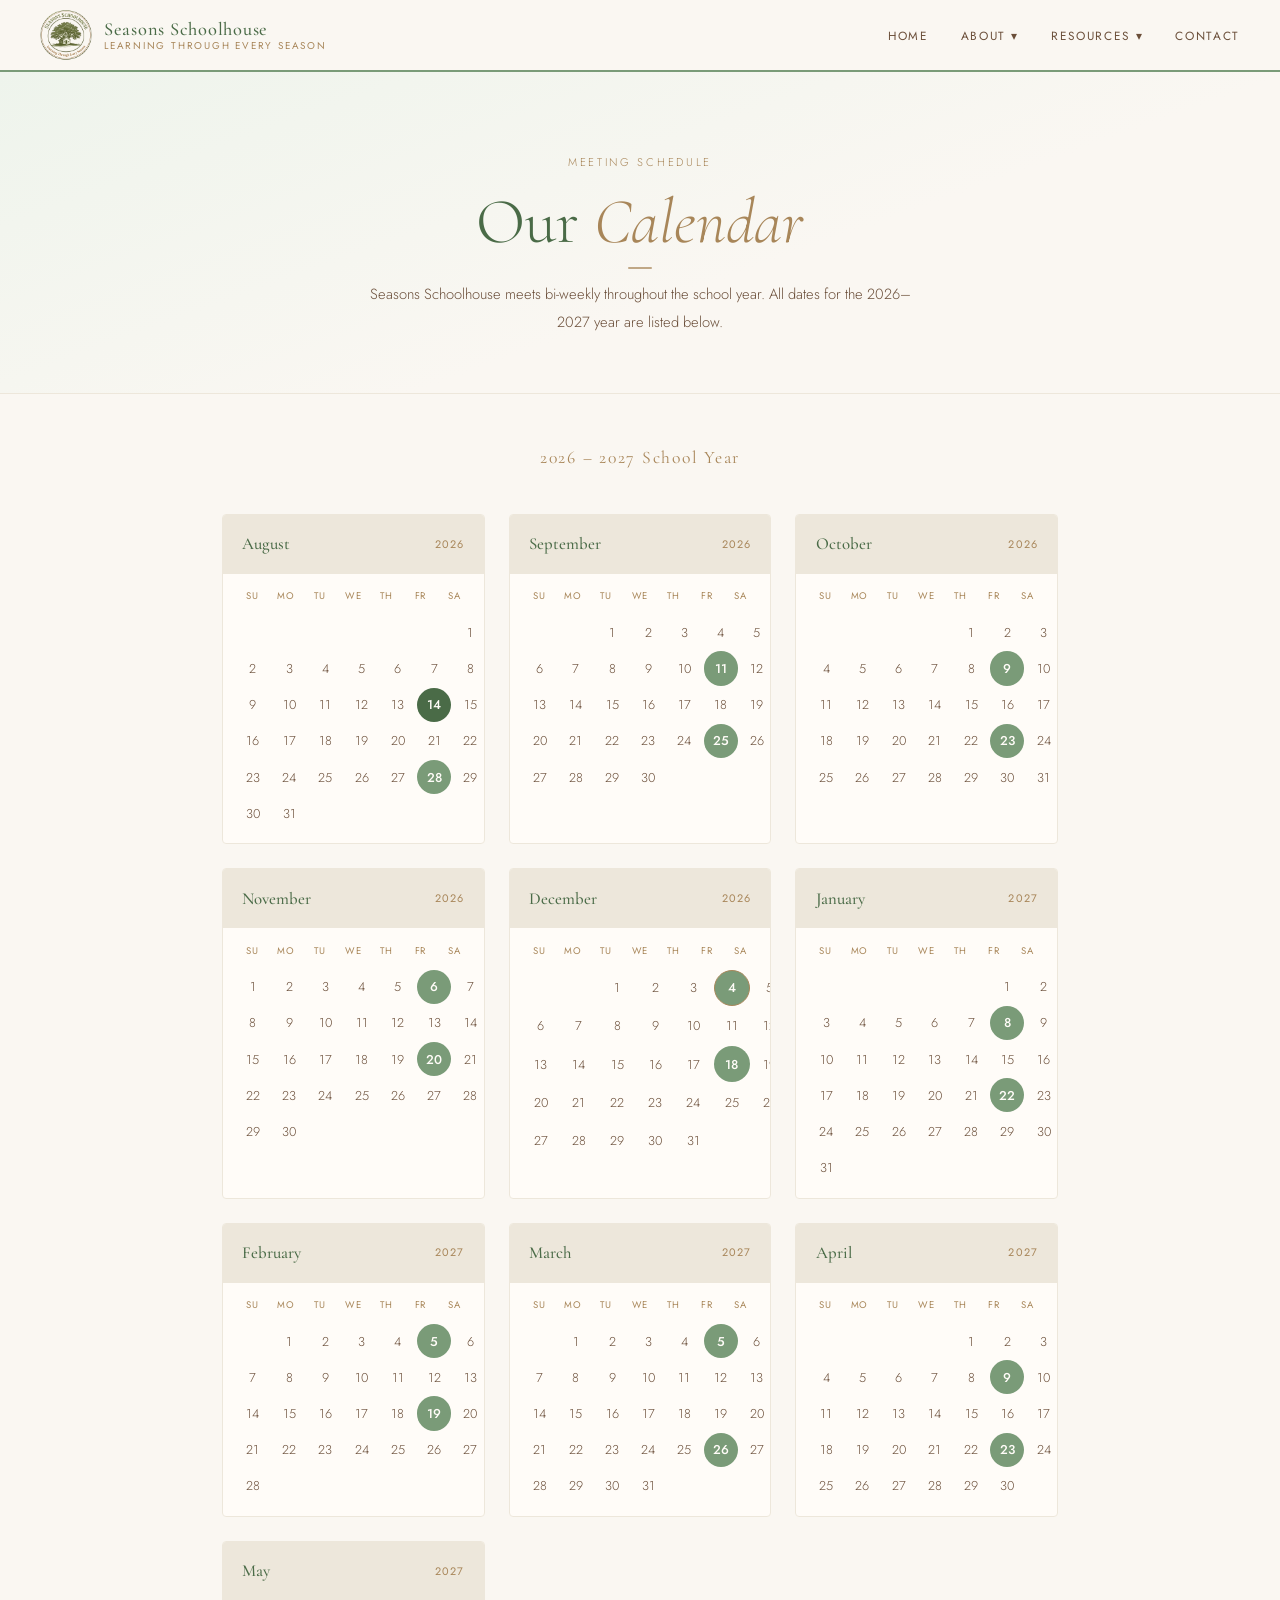
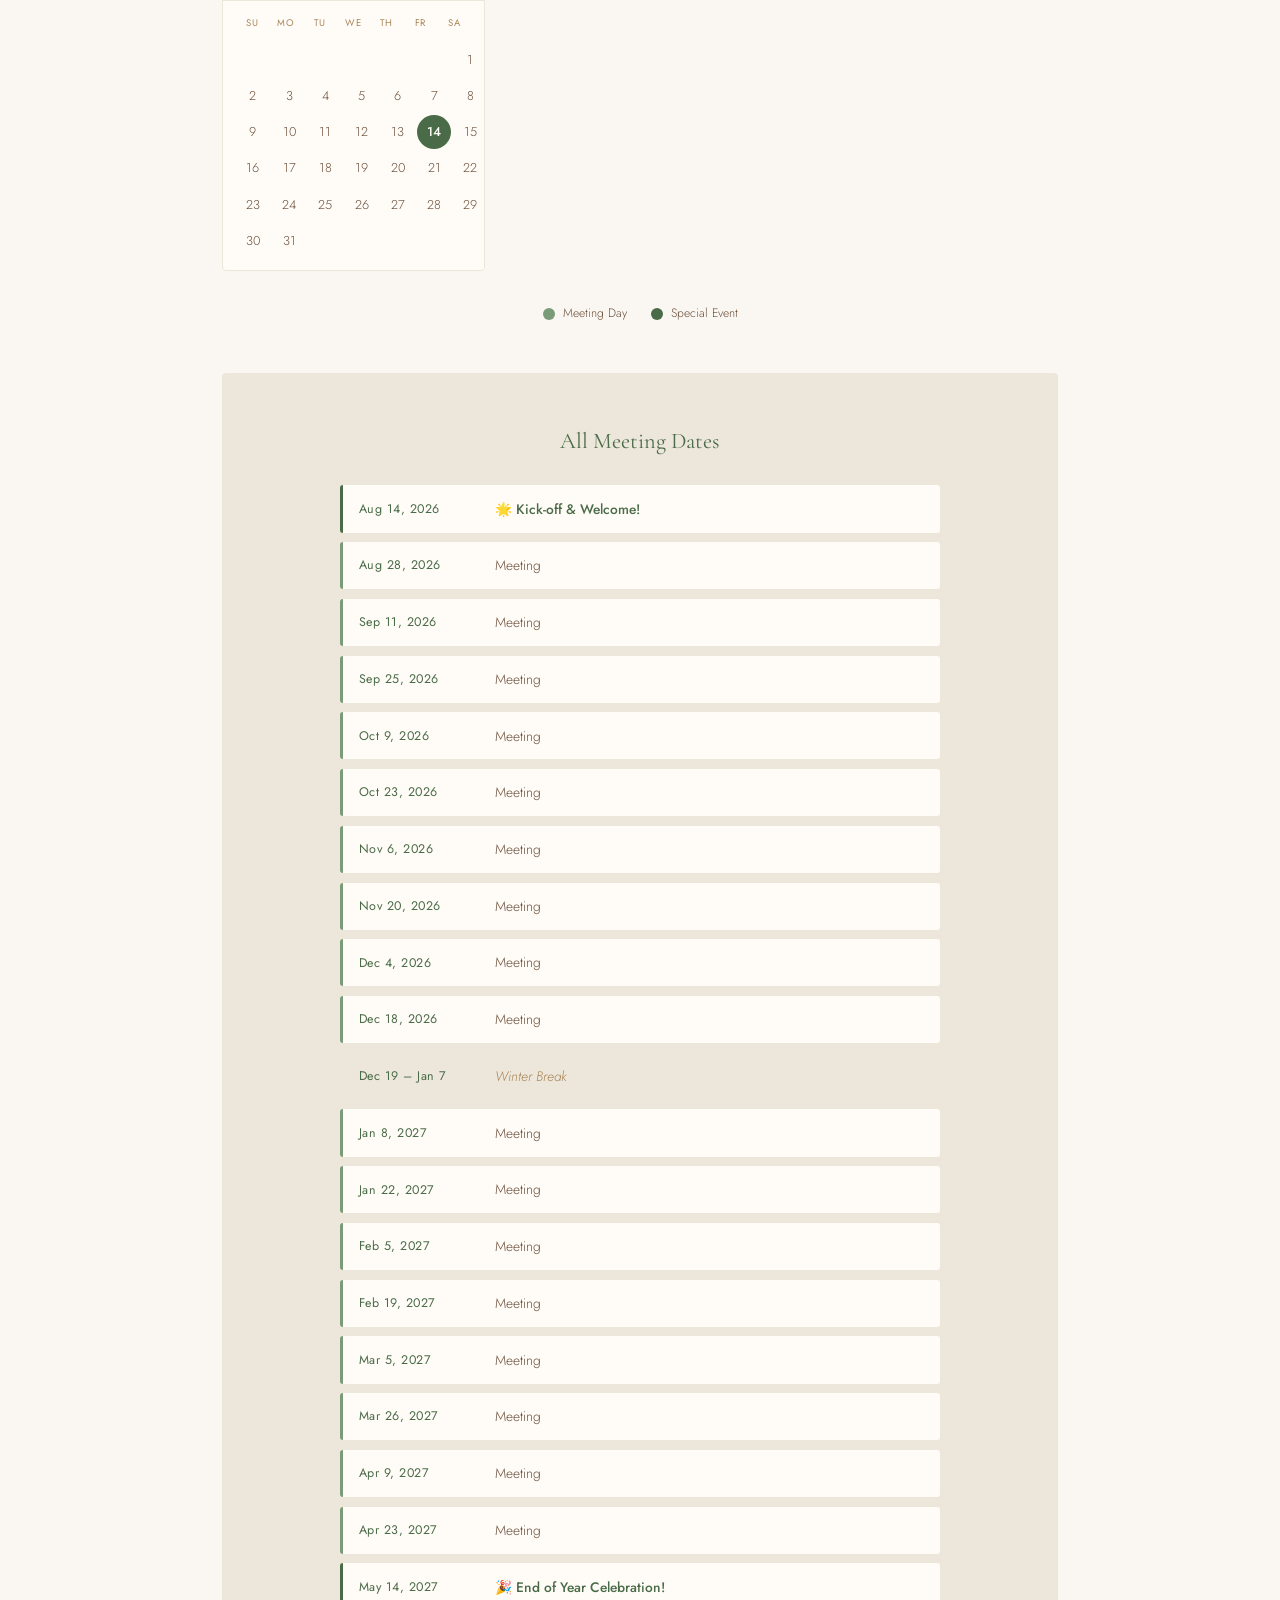
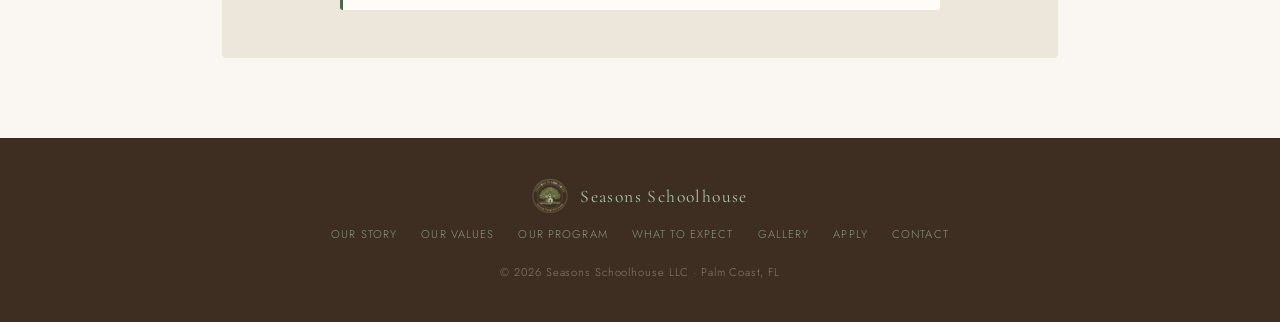
<file: calendar.html>
<!DOCTYPE html>
<html lang="en">
<head>
  <meta charset="UTF-8" />
  <meta name="viewport" content="width=device-width, initial-scale=1.0" />
  <title>Calendar & Meeting Dates | Seasons Schoolhouse FL</title>
  <meta name="description" content="Seasons Schoolhouse 2026–2027 calendar — bi-weekly homeschool enrichment gatherings and field trips in Flagler County, FL, from August through May." />
  <link rel="canonical" href="https://seasonsschoolhouse.org/calendar.html" />
  <!-- Favicon set (cream bg — fixes dark-mode blob) -->
  <link rel="icon" type="image/x-icon" href="/favicon.ico" />
  <link rel="icon" type="image/png" sizes="32x32" href="/favicon-32.png" />
  <link rel="icon" type="image/png" sizes="16x16" href="/favicon-16.png" />
  <link rel="apple-touch-icon" sizes="180x180" href="/apple-touch-icon.png" />
  <link rel="manifest" href="/site.webmanifest" />
  <meta name="theme-color" content="#FAF7F2" />
  <meta property="og:title" content="Calendar & Meeting Dates | Seasons Schoolhouse FL" />
  <meta property="og:description" content="The full Seasons Schoolhouse calendar — bi-weekly homeschool enrichment gatherings and field trips in Flagler County, FL, August through May." />
  <meta property="og:image" content="https://seasonsschoolhouse.org/og-image.png" />
  <meta property="og:image:width" content="1200" />
  <meta property="og:image:height" content="630" />
  <meta property="og:image:alt" content="Seasons Schoolhouse — Homeschool Enrichment Program, Flagler County, FL" />
  <meta property="og:type" content="website" />
  <meta property="og:url" content="https://seasonsschoolhouse.org/calendar.html" />
  <meta property="og:locale" content="en_US" />
  <meta property="og:site_name" content="Seasons Schoolhouse" />
  <meta name="twitter:card" content="summary_large_image" />
  <meta name="twitter:title" content="Calendar & Meeting Dates | Seasons Schoolhouse FL" />
  <meta name="twitter:description" content="The full Seasons Schoolhouse calendar — bi-weekly homeschool enrichment gatherings and field trips in Flagler County, FL, August through May." />
  <meta name="twitter:image" content="https://seasonsschoolhouse.org/og-image.png" />
  <meta name="keywords" content="homeschool enrichment, homeschool co-op Flagler County, homeschool Palm Coast, Christian homeschool Florida, homeschool program 3rd-8th grade, nature study homeschool, STEAM homeschool, homeschool field trips Flagler County, homeschool community Palm Coast" />
  <meta name="author" content="Seasons Schoolhouse" />
  <meta name="robots" content="index, follow" />
  <meta name="geo.region" content="US-FL" />
  <meta name="geo.placename" content="Flagler County, Florida" />
  <link rel="preconnect" href="https://fonts.googleapis.com" />
  <link rel="preconnect" href="https://fonts.gstatic.com" crossorigin />
  <link href="https://fonts.googleapis.com/css2?family=Cormorant+Garamond:ital,wght@0,300;0,400;0,500;0,600;1,300;1,400&family=Jost:wght@300;400;500&display=swap" rel="stylesheet" />
  <style>/* ─── RESET & VARIABLES ─── */
*, *::before, *::after { box-sizing: border-box; margin: 0; padding: 0; }

:root {
  --cream:   #FAF7F2;
  --linen:   #EDE7DB;
  --sage:    #7A9B78;
  --sage-lt: #A8C4A5;
  --moss:    #4A6B47;
  --tan:     #A88659;
  --brown:   #6B4F3A;
  --bark:    #3E2E22;
  --white:   #FFFCF8;
  --shadow:  0 4px 20px rgba(62,46,34,0.08);
}

html { scroll-behavior: smooth; }

body {
  font-family: 'Jost', sans-serif;
  background: var(--cream);
  color: var(--bark);
  font-weight: 300;
  font-size: 16px;
  line-height: 1.8;
  overflow-x: hidden;
}

/* ─── NAV ─── */
nav {
  position: fixed;
  top: 0; left: 0; right: 0;
  z-index: 1000;
  background: rgba(250,247,242,0.97);
  backdrop-filter: blur(10px);
  border-bottom: 1px solid var(--linen);
  padding: 0 2.5rem;
  display: flex;
  align-items: center;
  justify-content: space-between;
  height: 72px;
}

.nav-logo {
  display: flex;
  align-items: center;
  gap: 0.75rem;
  cursor: pointer;
  text-decoration: none;
}

.nav-logo img {
  height: 52px; width: 52px;
  object-fit: contain;
  border-radius: 50%;
}

.nav-logo-text {
  font-family: 'Cormorant Garamond', serif;
  font-size: 1.15rem;
  font-weight: 500;
  letter-spacing: 0.04em;
  color: var(--moss);
  line-height: 1.2;
}

.nav-logo-text span {
  display: block;
  font-size: 0.62rem;
  font-weight: 400;
  letter-spacing: 0.18em;
  text-transform: uppercase;
  color: var(--tan);
  font-family: 'Jost', sans-serif;
}

.nav-links {
  display: flex;
  align-items: center;
  gap: 2rem;
  list-style: none;
}

.nav-links > li > a,
.nav-links > li > button {
  font-family: 'Jost', sans-serif;
  font-size: 0.74rem;
  font-weight: 400;
  letter-spacing: 0.14em;
  text-transform: uppercase;
  color: var(--brown);
  text-decoration: none;
  cursor: pointer;
  background: none;
  border: none;
  padding: 0;
  transition: color 0.2s;
  white-space: nowrap;
}

.nav-links > li > a:hover,
.nav-links > li > button:hover { color: var(--sage); }

.nav-links > li > a.active { color: var(--moss); font-weight: 500; }

/* Dropdowns */
.dropdown { position: relative; }

.dropdown-menu {
  display: none;
  position: absolute;
  top: calc(100% + 14px);
  left: 50%;
  transform: translateX(-50%);
  background: var(--white);
  border: 1px solid var(--linen);
  border-radius: 4px;
  min-width: 200px;
  box-shadow: 0 8px 28px rgba(62,46,34,0.1);
  padding: 0.5rem 0;
  list-style: none;
  z-index: 500;
}

.dropdown-menu.open { display: block; }

.dropdown-menu li a {
  display: block;
  padding: 0.65rem 1.5rem;
  font-family: 'Jost', sans-serif;
  font-size: 0.72rem;
  letter-spacing: 0.12em;
  text-transform: uppercase;
  color: var(--brown);
  text-decoration: none;
  transition: background 0.15s, color 0.15s;
}

.dropdown-menu li a:hover { background: var(--cream); color: var(--sage); }
.dropdown-menu li a.active { color: var(--moss); }

/* Hamburger */
.hamburger {
  display: none;
  flex-direction: column;
  gap: 5px;
  cursor: pointer;
  background: none;
  border: none;
  padding: 4px;
  z-index: 1001;
}
.hamburger span {
  display: block;
  width: 22px; height: 1.5px;
  background: var(--brown);
  transition: 0.3s;
}

/* ─── PAGE WRAPPER ─── */
.page-wrapper {
  min-height: 100vh;
  padding-top: 72px;
  animation: fadeUp 0.45s ease both;
}

@keyframes fadeUp {
  from { opacity: 0; transform: translateY(14px); }
  to   { opacity: 1; transform: translateY(0); }
}

/* ─── BUTTONS ─── */
.btn {
  display: inline-block;
  padding: 0.85rem 2.2rem;
  border: 1px solid var(--sage);
  color: var(--moss);
  font-family: 'Jost', sans-serif;
  font-size: 0.72rem;
  font-weight: 400;
  letter-spacing: 0.18em;
  text-transform: uppercase;
  cursor: pointer;
  background: transparent;
  transition: background 0.25s, color 0.25s, border-color 0.25s;
  border-radius: 2px;
  text-decoration: none;
}
.btn:hover { background: var(--sage); color: var(--white); }
.btn-solid { background: var(--sage); color: var(--white); }
.btn-solid:hover { background: var(--moss); border-color: var(--moss); }
.btn-tan { border-color: var(--tan); color: var(--brown); }
.btn-tan:hover { background: var(--tan); color: var(--white); }

/* ─── PAGE HERO ─── */
.page-hero {
  padding: 5rem 2rem 3.5rem;
  text-align: center;
  border-bottom: 1px solid var(--linen);
  background: var(--cream);
}

.page-label {
  font-size: 0.7rem;
  letter-spacing: 0.24em;
  text-transform: uppercase;
  color: var(--tan);
  margin-bottom: 0.9rem;
}

.page-title {
  font-family: 'Cormorant Garamond', serif;
  font-size: clamp(2.4rem, 5vw, 4rem);
  font-weight: 300;
  color: var(--moss);
  line-height: 1.1;
  margin-bottom: 0.8rem;
}
.page-title em { font-style: italic; color: var(--tan); }

.page-subtitle {
  font-size: 0.92rem;
  color: var(--brown);
  max-width: 560px;
  margin: 0 auto;
  line-height: 1.9;
}

/* ─── DIVIDER ─── */
.divider { width: 40px; height: 1px; background: var(--tan); margin: 1.8rem 0; }
.divider-center { margin: 1.8rem auto; }

/* ─── SECTION HEADING ─── */
.section-heading {
  font-family: 'Cormorant Garamond', serif;
  font-size: clamp(1.7rem, 3.5vw, 2.6rem);
  font-weight: 300;
  color: var(--moss);
  text-align: center;
  margin-bottom: 0.4rem;
}
.section-heading em { font-style: italic; color: var(--tan); }

.section-label {
  text-align: center;
  font-size: 0.72rem;
  letter-spacing: 0.16em;
  text-transform: uppercase;
  color: var(--tan);
  margin-bottom: 3rem;
}

/* ─── CONTENT CONTAINER ─── */
.container {
  max-width: 860px;
  margin: 0 auto;
  padding: 4rem 2rem;
}

.container-wide {
  max-width: 1060px;
  margin: 0 auto;
  padding: 4rem 2rem;
}

/* ─── HOME ─── */
.hero {
  display: flex;
  flex-direction: column;
  align-items: center;
  justify-content: center;
  text-align: center;
  min-height: calc(100vh - 72px);
  padding: 4rem 2rem 5rem;
  position: relative;
  overflow: hidden;
}

.hero::before {
  content: '';
  position: absolute;
  width: 640px; height: 640px;
  border-radius: 50%;
  border: 1px solid var(--sage-lt);
  opacity: 0.22;
  top: 50%; left: 50%;
  transform: translate(-50%, -50%);
  pointer-events: none;
}
.hero::after {
  content: '';
  position: absolute;
  width: 950px; height: 950px;
  border-radius: 50%;
  border: 1px solid var(--tan);
  opacity: 0.1;
  top: 50%; left: 50%;
  transform: translate(-50%, -50%);
  pointer-events: none;
}

.hero-logo {
  width: 130px; height: 130px;
  object-fit: contain; border-radius: 50%;
  margin-bottom: 1.8rem;
  position: relative; z-index: 1;
}

.hero-eyebrow {
  font-size: 0.7rem; letter-spacing: 0.24em;
  text-transform: uppercase; color: var(--tan);
  margin-bottom: 1rem;
  position: relative; z-index: 1;
}

.hero-title {
  font-family: 'Cormorant Garamond', serif;
  font-size: clamp(3rem, 7vw, 5.5rem);
  font-weight: 300; line-height: 1.08;
  color: var(--moss); margin-bottom: 0.3em;
  position: relative; z-index: 1;
}
.hero-title em { font-style: italic; color: var(--tan); }

.hero-subtitle {
  font-family: 'Cormorant Garamond', serif;
  font-size: clamp(1.05rem, 2.2vw, 1.35rem);
  font-weight: 300; font-style: italic;
  color: var(--brown); margin-bottom: 1.5rem;
  position: relative; z-index: 1;
}

.hero-tagline {
  font-size: 0.9rem; letter-spacing: 0.03em;
  color: var(--brown); max-width: 480px;
  margin-bottom: 2.8rem; line-height: 1.9;
  position: relative; z-index: 1;
}

.hero-btns {
  display: flex; gap: 1rem;
  flex-wrap: wrap; justify-content: center;
  position: relative; z-index: 1;
}

/* Pillars */
.pillars {
  background: var(--linen);
  padding: 3.5rem 2rem;
  display: grid;
  grid-template-columns: repeat(auto-fit, minmax(180px, 1fr));
  gap: 2rem; text-align: center;
}
.pillar-icon { font-size: 1.6rem; margin-bottom: 0.6rem; display: block; }
.pillar h3 {
  font-family: 'Cormorant Garamond', serif;
  font-size: 1.08rem; font-weight: 500;
  color: var(--moss); margin-bottom: 0.35rem;
}
.pillar p { font-size: 0.84rem; color: var(--brown); line-height: 1.75; }

/* Quote band */
.quote-band {
  padding: 4.5rem 2rem; text-align: center;
  background: var(--moss);
}
.quote-band blockquote {
  font-family: 'Cormorant Garamond', serif;
  font-size: clamp(1.3rem, 3vw, 2rem);
  font-weight: 300; font-style: italic;
  color: var(--cream); max-width: 680px;
  margin: 0 auto; line-height: 1.55;
}
.quote-band cite {
  display: block; margin-top: 1.2rem;
  font-family: 'Jost', sans-serif; font-style: normal;
  font-size: 0.7rem; letter-spacing: 0.18em;
  text-transform: uppercase; color: var(--sage-lt);
}

/* ─── OUR STORY ─── */
.story-grid {
  display: grid;
  grid-template-columns: 1fr 2fr;
  gap: 4rem;
  align-items: start;
}

.story-sidebar { position: sticky; top: 90px; }

.founder-initial {
  width: 110px; height: 110px;
  border-radius: 50%;
  background: var(--linen);
  border: 2px solid var(--sage-lt);
  display: flex; align-items: center; justify-content: center;
  font-family: 'Cormorant Garamond', serif;
  font-size: 2.8rem; font-weight: 300;
  color: var(--sage); margin-bottom: 1.2rem;
}

.founder-name {
  font-family: 'Cormorant Garamond', serif;
  font-size: 1.35rem; font-weight: 500;
  color: var(--bark); margin-bottom: 0.2rem;
}
.founder-role {
  font-size: 0.7rem; letter-spacing: 0.14em;
  text-transform: uppercase; color: var(--tan);
}

.story-body p {
  font-size: 1rem; color: var(--bark);
  line-height: 2; margin-bottom: 1.4rem;
}
.story-body p:first-child::first-letter {
  font-family: 'Cormorant Garamond', serif;
  font-size: 3rem; font-weight: 300;
  float: left; line-height: 0.8;
  margin-right: 0.1em; color: var(--sage);
}

.story-links {
  display: grid;
  grid-template-columns: 1fr 1fr;
  gap: 1rem;
  margin-top: 3rem;
}

.story-link-card {
  background: var(--white);
  border: 1px solid var(--linen);
  border-radius: 4px;
  padding: 1.5rem;
  text-decoration: none;
  transition: border-color 0.2s, box-shadow 0.2s;
}
.story-link-card:hover {
  border-color: var(--sage-lt);
  box-shadow: var(--shadow);
}
.story-link-card h4 {
  font-family: 'Cormorant Garamond', serif;
  font-size: 1.1rem; font-weight: 500;
  color: var(--moss); margin-bottom: 0.35rem;
}
.story-link-card p { font-size: 0.8rem; color: var(--brown); line-height: 1.65; }
.story-link-card .arrow {
  display: inline-block; margin-top: 0.6rem;
  font-size: 0.7rem; letter-spacing: 0.1em;
  text-transform: uppercase; color: var(--tan);
}

/* ─── VALUES ─── */
.values-intro {
  max-width: 660px;
  margin: 0 auto;
  text-align: center;
  padding: 3.5rem 2rem 1rem;
}
.values-intro p { font-size: 1rem; color: var(--bark); line-height: 2; }

.values-grid {
  display: grid;
  grid-template-columns: repeat(auto-fit, minmax(280px, 1fr));
  gap: 1.5rem;
  max-width: 960px;
  margin: 3rem auto;
  padding: 0 2rem;
}

.value-card {
  background: var(--white);
  border: 1px solid var(--linen);
  border-radius: 4px;
  padding: 2rem;
  transition: box-shadow 0.2s;
}
.value-card:hover { box-shadow: var(--shadow); }

.value-icon { font-size: 1.6rem; margin-bottom: 0.8rem; display: block; }
.value-card h3 {
  font-family: 'Cormorant Garamond', serif;
  font-size: 1.2rem; font-weight: 500;
  color: var(--moss); margin-bottom: 0.5rem;
}
.value-card p { font-size: 0.86rem; color: var(--brown); line-height: 1.8; }

.values-closing {
  background: var(--moss);
  padding: 4rem 2rem;
  text-align: center;
}
.values-closing p {
  font-family: 'Cormorant Garamond', serif;
  font-size: clamp(1.2rem, 2.5vw, 1.7rem);
  font-weight: 300; font-style: italic;
  color: var(--cream); max-width: 640px;
  margin: 0 auto; line-height: 1.6;
}

/* ─── PROGRAM ─── */
.program-intro {
  max-width: 680px;
  margin: 0 auto;
  text-align: center;
  padding: 3.5rem 2rem 1rem;
}
.program-intro p { font-size: 1rem; color: var(--bark); line-height: 2; }

.program-section {
  max-width: 900px;
  margin: 0 auto;
  padding: 3rem 2rem;
}

.program-section h3 {
  font-family: 'Cormorant Garamond', serif;
  font-size: 1.6rem; font-weight: 400;
  color: var(--moss); margin-bottom: 0.5rem;
}

.program-section p {
  font-size: 0.92rem; color: var(--bark);
  line-height: 2; margin-bottom: 1.2rem;
}

.program-divider {
  border: none;
  border-top: 1px solid var(--linen);
  margin: 0 2rem;
}

.areas-grid {
  display: grid;
  grid-template-columns: repeat(auto-fit, minmax(220px, 1fr));
  gap: 1.2rem;
  max-width: 960px;
  margin: 3rem auto;
  padding: 0 2rem;
}

.area-card {
  background: var(--white);
  border: 1px solid var(--linen);
  border-radius: 4px;
  padding: 1.6rem;
  display: flex; gap: 1rem;
  align-items: flex-start;
}
.area-card .icon { font-size: 1.3rem; flex-shrink: 0; margin-top: 0.1rem; }
.area-card h4 {
  font-family: 'Cormorant Garamond', serif;
  font-size: 1.05rem; font-weight: 500;
  color: var(--moss); margin-bottom: 0.3rem;
}
.area-card p { font-size: 0.82rem; color: var(--brown); line-height: 1.75; }

.program-strip {
  background: var(--linen);
  padding: 3rem 2rem;
}

/* ─── APPLY ─── */
.apply-intro {
  max-width: 680px;
  margin: 0 auto;
  text-align: center;
  padding: 3.5rem 2rem 2rem;
}
.apply-intro p { font-size: 1rem; color: var(--bark); line-height: 2; }

.prereview {
  background: var(--linen);
  padding: 3rem 2rem;
}
.prereview-inner {
  max-width: 760px;
  margin: 0 auto;
}
.prereview h3 {
  font-family: 'Cormorant Garamond', serif;
  font-size: 1.5rem; font-weight: 400;
  color: var(--moss); margin-bottom: 0.5rem;
  text-align: center;
}
.prereview p {
  font-size: 0.9rem; color: var(--brown);
  line-height: 1.9; text-align: center;
  margin-bottom: 2rem;
}

.prereview-cards {
  display: grid;
  grid-template-columns: repeat(auto-fit, minmax(200px, 1fr));
  gap: 1rem;
}

.prereview-card {
  background: var(--white);
  border: 1px solid rgba(196,168,130,0.3);
  border-radius: 4px;
  padding: 1.5rem;
  text-decoration: none;
  text-align: center;
  transition: box-shadow 0.2s, border-color 0.2s;
}
.prereview-card:hover {
  box-shadow: var(--shadow);
  border-color: var(--sage-lt);
}
.prereview-card .icon { font-size: 1.5rem; display: block; margin-bottom: 0.6rem; }
.prereview-card h4 {
  font-family: 'Cormorant Garamond', serif;
  font-size: 1rem; font-weight: 500;
  color: var(--moss); margin-bottom: 0.3rem;
}
.prereview-card p { font-size: 0.78rem; color: var(--brown); line-height: 1.6; }

/* Apply steps */
.apply-steps {
  max-width: 780px;
  margin: 0 auto;
  padding: 4rem 2rem;
}

.apply-steps h3 {
  font-family: 'Cormorant Garamond', serif;
  font-size: 1.6rem; font-weight: 400;
  color: var(--moss); margin-bottom: 2.5rem;
  text-align: center;
}

.steps-list { list-style: none; }

.step-item {
  display: flex;
  gap: 1.5rem;
  align-items: flex-start;
  margin-bottom: 2rem;
  padding-bottom: 2rem;
  border-bottom: 1px solid var(--linen);
}
.step-item:last-child { border-bottom: none; margin-bottom: 0; padding-bottom: 0; }

.step-number {
  flex-shrink: 0;
  width: 44px; height: 44px;
  border-radius: 50%;
  background: var(--linen);
  border: 1px solid var(--tan);
  display: flex; align-items: center; justify-content: center;
  font-family: 'Cormorant Garamond', serif;
  font-size: 1.2rem; font-weight: 500;
  color: var(--moss);
}

.step-content h4 {
  font-family: 'Cormorant Garamond', serif;
  font-size: 1.1rem; font-weight: 500;
  color: var(--moss); margin-bottom: 0.3rem;
}
.step-content p { font-size: 0.86rem; color: var(--brown); line-height: 1.8; }

.apply-cta {
  background: var(--linen);
  padding: 3.5rem 2rem;
  text-align: center;
}
.apply-cta p {
  font-size: 0.92rem; color: var(--brown);
  line-height: 1.9; max-width: 520px;
  margin: 0 auto 1.8rem;
}

/* ─── HANDBOOK ─── */
.handbook-wrapper {
  max-width: 780px;
  margin: 0 auto;
  padding: 3rem 2rem 5rem;
}

.handbook-section {
  margin-bottom: 3rem;
  padding-bottom: 3rem;
  border-bottom: 1px solid var(--linen);
}
.handbook-section:last-child { border-bottom: none; }

.handbook-section h2 {
  font-family: 'Cormorant Garamond', serif;
  font-size: 1.5rem; font-weight: 500;
  color: var(--moss); margin-bottom: 0.5rem;
}
.handbook-section h3 {
  font-family: 'Cormorant Garamond', serif;
  font-size: 1.15rem; font-weight: 500;
  color: var(--brown); margin: 1.4rem 0 0.4rem;
}
.handbook-section p {
  font-size: 0.9rem; color: var(--bark);
  line-height: 2; margin-bottom: 0.9rem;
}
.handbook-section ul {
  list-style: none; padding-left: 0;
  margin-bottom: 0.9rem;
}
.handbook-section ul li {
  font-size: 0.9rem; color: var(--bark);
  line-height: 1.9; padding-left: 1.3rem;
  position: relative;
}
.handbook-section ul li::before {
  content: '·';
  position: absolute; left: 0;
  color: var(--tan); font-size: 1.2rem;
}

.handbook-toc {
  background: var(--linen);
  border-radius: 4px;
  padding: 2rem;
  margin-bottom: 3rem;
}
.handbook-toc h3 {
  font-family: 'Cormorant Garamond', serif;
  font-size: 1.1rem; font-weight: 500;
  color: var(--moss); margin-bottom: 1rem;
}
.handbook-toc ol {
  padding-left: 1.2rem;
}
.handbook-toc ol li {
  font-size: 0.84rem; color: var(--brown);
  line-height: 2;
}
.handbook-toc ol li a {
  color: var(--brown); text-decoration: none;
  transition: color 0.2s;
}
.handbook-toc ol li a:hover { color: var(--sage); }

.handbook-download-bar {
  background: var(--moss);
  padding: 2rem;
  text-align: center;
  display: flex;
  align-items: center;
  justify-content: center;
  gap: 1.5rem;
  flex-wrap: wrap;
}
.handbook-download-bar p {
  font-size: 0.88rem;
  color: var(--cream);
  letter-spacing: 0.04em;
}

/* ─── CALENDAR ─── */
.calendar-wrapper {
  max-width: 900px;
  margin: 0 auto;
  padding: 3rem 2rem 5rem;
}

.calendar-year-label {
  font-family: 'Cormorant Garamond', serif;
  font-size: 1.1rem; font-weight: 400;
  color: var(--tan); letter-spacing: 0.1em;
  text-align: center; margin-bottom: 2.5rem;
}

.calendar-grid {
  display: grid;
  grid-template-columns: repeat(auto-fit, minmax(260px, 1fr));
  gap: 1.5rem;
}

.cal-month {
  background: var(--white);
  border: 1px solid var(--linen);
  border-radius: 4px;
  overflow: hidden;
}

.cal-month-header {
  background: var(--linen);
  padding: 0.9rem 1.2rem;
  font-family: 'Cormorant Garamond', serif;
  font-size: 1.05rem; font-weight: 500;
  color: var(--moss);
  display: flex;
  justify-content: space-between;
  align-items: center;
}

.cal-month-header span {
  font-family: 'Jost', sans-serif;
  font-size: 0.68rem; font-weight: 400;
  letter-spacing: 0.1em; color: var(--tan);
}

.cal-days-header {
  display: grid;
  grid-template-columns: repeat(7, 1fr);
  padding: 0.6rem 0.8rem 0;
}

.cal-day-label {
  text-align: center;
  font-size: 0.6rem;
  letter-spacing: 0.1em;
  text-transform: uppercase;
  color: var(--tan);
  font-weight: 400;
  padding: 0.3rem 0;
}

.cal-days {
  display: grid;
  grid-template-columns: repeat(7, 1fr);
  padding: 0.3rem 0.8rem 0.8rem;
  gap: 2px;
}

.cal-day {
  text-align: center;
  font-size: 0.8rem;
  color: var(--brown);
  padding: 0.35rem 0.2rem;
  border-radius: 50%;
  aspect-ratio: 1;
  display: flex;
  align-items: center;
  justify-content: center;
  cursor: default;
}

.cal-day.empty { color: transparent; }
.cal-day.other-month { color: rgba(107,79,58,0.25); }

.cal-day.meeting {
  background: var(--sage);
  color: var(--white);
  font-weight: 500;
  border-radius: 50%;
  cursor: pointer;
  position: relative;
}

.cal-day.special {
  background: var(--moss);
  color: var(--white);
  font-weight: 500;
  border-radius: 50%;
}

.cal-day.break {
  background: var(--linen);
  color: var(--tan);
  border-radius: 50%;
  font-size: 0.7rem;
}

.cal-day.today {
  border: 1px solid var(--tan);
}

/* Meeting list */
.meeting-list {
  background: var(--linen);
  padding: 3rem 2rem;
  margin-top: 3rem;
  border-radius: 4px;
}

.meeting-list h2, .meeting-list h3 {
  font-family: 'Cormorant Garamond', serif;
  font-size: 1.4rem; font-weight: 400;
  color: var(--moss); margin-bottom: 1.5rem;
  text-align: center;
}

.meeting-items {
  max-width: 600px;
  margin: 0 auto;
  display: flex;
  flex-direction: column;
  gap: 0.6rem;
}

.meeting-item {
  display: flex;
  align-items: center;
  gap: 1rem;
  padding: 0.7rem 1rem;
  background: var(--white);
  border-radius: 3px;
  border-left: 3px solid var(--sage);
}

.meeting-item.special-event { border-left-color: var(--moss); }
.meeting-item.break-item { border-left-color: var(--linen); background: transparent; }

.meeting-date {
  font-family: 'Jost', sans-serif;
  font-size: 0.78rem; font-weight: 400;
  color: var(--moss); min-width: 120px;
  letter-spacing: 0.04em;
}

.meeting-name {
  font-size: 0.86rem;
  color: var(--brown);
}

.meeting-item.special-event .meeting-name { color: var(--moss); font-weight: 500; }
.meeting-item.break-item .meeting-name { color: var(--tan); font-style: italic; }

.cal-legend {
  display: flex;
  gap: 1.5rem;
  justify-content: center;
  margin-top: 2rem;
  flex-wrap: wrap;
}

.legend-item {
  display: flex;
  align-items: center;
  gap: 0.5rem;
  font-size: 0.76rem;
  color: var(--brown);
}

.legend-dot {
  width: 12px; height: 12px;
  border-radius: 50%;
}
.legend-dot.meeting { background: var(--sage); }
.legend-dot.special { background: var(--moss); }

/* ─── CURRENT FAMILIES ─── */
.families-intro {
  max-width: 640px;
  margin: 0 auto;
  text-align: center;
  padding: 3.5rem 2rem 2rem;
}
.families-intro p { font-size: 1rem; color: var(--bark); line-height: 2; }

.band-features {
  display: grid;
  grid-template-columns: repeat(auto-fit, minmax(180px, 1fr));
  gap: 1.2rem;
  max-width: 900px;
  margin: 2.5rem auto;
  padding: 0 2rem;
}

.band-feature {
  background: var(--white);
  border: 1px solid var(--linen);
  border-radius: 4px;
  padding: 1.5rem;
  text-align: center;
}
.band-feature .icon { font-size: 1.5rem; margin-bottom: 0.6rem; display: block; }
.band-feature h4 {
  font-family: 'Cormorant Garamond', serif;
  font-size: 1rem; font-weight: 500;
  color: var(--moss); margin-bottom: 0.3rem;
}
.band-feature p { font-size: 0.8rem; color: var(--brown); line-height: 1.65; }

.band-steps {
  max-width: 640px;
  margin: 0 auto;
  padding: 3rem 2rem;
}

.band-steps h3 {
  font-family: 'Cormorant Garamond', serif;
  font-size: 1.5rem; font-weight: 400;
  color: var(--moss); margin-bottom: 2rem;
  text-align: center;
}

.band-step {
  display: flex;
  gap: 1.2rem;
  align-items: flex-start;
  margin-bottom: 1.5rem;
}

.band-step-num {
  flex-shrink: 0;
  width: 36px; height: 36px;
  border-radius: 50%;
  background: var(--linen);
  border: 1px solid var(--tan);
  display: flex; align-items: center; justify-content: center;
  font-family: 'Cormorant Garamond', serif;
  font-size: 1.1rem; color: var(--moss);
}

.band-step p {
  font-size: 0.88rem; color: var(--bark);
  line-height: 1.85; padding-top: 0.35rem;
}

.band-step p a {
  color: var(--sage);
  text-decoration: none;
}
.band-step p a:hover { text-decoration: underline; }

.band-cta {
  background: var(--moss);
  padding: 3.5rem 2rem;
  text-align: center;
}
.band-cta p {
  font-size: 0.9rem; color: var(--cream);
  line-height: 1.9; max-width: 460px;
  margin: 0 auto 1.8rem;
  opacity: 0.88;
}

/* ─── CONTACT ─── */
.contact-wrap {
  max-width: 860px;
  margin: 0 auto;
  padding: 4rem 2rem 6rem;
  display: grid;
  grid-template-columns: 1fr 1.5fr;
  gap: 4rem;
}

.contact-info h3 {
  font-family: 'Cormorant Garamond', serif;
  font-size: 1.5rem; font-weight: 400;
  color: var(--moss); margin-bottom: 1rem;
}
.contact-info p {
  font-size: 0.9rem; color: var(--brown);
  line-height: 1.9; margin-bottom: 1.6rem;
}

.contact-detail {
  display: flex; align-items: center;
  gap: 0.8rem; margin-bottom: 0.9rem;
  font-size: 0.84rem; color: var(--brown);
}
.contact-detail a { color: var(--sage); text-decoration: none; }
.contact-detail a:hover { text-decoration: underline; }
.contact-icon { font-size: 1rem; }

.contact-form { display: flex; flex-direction: column; gap: 1.1rem; }
.form-row { display: grid; grid-template-columns: 1fr 1fr; gap: 1rem; }

.field { display: flex; flex-direction: column; gap: 0.4rem; }
.field label {
  font-size: 0.7rem; letter-spacing: 0.14em;
  text-transform: uppercase; color: var(--brown); font-weight: 400;
}
.field input, .field select, .field textarea {
  background: var(--white); border: 1px solid var(--linen);
  border-radius: 3px; padding: 0.75rem 1rem;
  font-family: 'Jost', sans-serif;
  font-size: 0.88rem; color: var(--bark);
  font-weight: 300; transition: border-color 0.2s;
  outline: none; width: 100%;
}
.field input:focus,
.field select:focus,
.field textarea:focus { border-color: var(--sage); }
.field textarea { resize: vertical; min-height: 120px; }
.form-note { font-size: 0.76rem; color: var(--brown); opacity: 0.7; line-height: 1.7; }

.form-success {
  display: none;
  background: var(--linen);
  border: 1px solid var(--sage-lt);
  border-radius: 4px;
  padding: 1.2rem 1.5rem;
  font-size: 0.88rem;
  color: var(--moss); line-height: 1.7;
}

/* ─── VALUES STRIP ─── */
.values-strip {
  background: var(--linen); padding: 3rem 2rem;
  display: flex; flex-wrap: wrap;
  gap: 1rem; justify-content: center;
}
.value-tag {
  padding: 0.5rem 1.2rem;
  border: 1px solid var(--tan);
  border-radius: 30px;
  font-size: 0.75rem; letter-spacing: 0.1em;
  text-transform: uppercase; color: var(--brown);
}

/* ─── FOOTER ─── */
footer {
  background: var(--bark);
  color: var(--linen);
  text-align: center;
  padding: 2.5rem 2rem;
}
.footer-logo-wrap {
  display: flex; align-items: center;
  justify-content: center; gap: 0.75rem;
  margin-bottom: 0.6rem;
}
.footer-logo-wrap img {
  width: 36px; height: 36px;
  border-radius: 50%; opacity: 0.85;
}
.footer-logo {
  font-family: 'Cormorant Garamond', serif;
  font-size: 1.1rem; font-weight: 400;
  letter-spacing: 0.08em; color: var(--sage-lt);
}
footer p { font-size: 0.7rem; letter-spacing: 0.08em; opacity: 0.42; }
.footer-links {
  display: flex; gap: 1.5rem;
  justify-content: center;
  margin-bottom: 1rem;
  flex-wrap: wrap;
}
.footer-links a {
  font-size: 0.7rem; letter-spacing: 0.1em;
  text-transform: uppercase;
  color: var(--sage-lt); text-decoration: none;
  opacity: 0.7; transition: opacity 0.2s;
}
.footer-links a:hover { opacity: 1; }

/* ─── MOBILE ─── */
@media (max-width: 768px) {
  .hamburger { display: flex; }

  nav { padding: 0 1.5rem; }

  .nav-links {
    display: none;
    position: fixed;
    top: 72px; left: 0; right: 0;
    background: var(--white);
    flex-direction: column;
    padding: 1.5rem;
    gap: 0;
    border-bottom: 1px solid var(--linen);
    box-shadow: 0 8px 24px rgba(62,46,34,0.08);
    max-height: calc(100vh - 72px);
    overflow-y: auto;
  }

  .nav-links.open { display: flex; }

  .nav-links > li {
    border-bottom: 1px solid var(--linen);
    padding: 0;
  }
  .nav-links > li:last-child { border-bottom: none; }

  .nav-links > li > a,
  .nav-links > li > button {
    display: block;
    padding: 1rem 0;
    font-size: 0.8rem;
    width: 100%;
    text-align: left;
  }

  .dropdown-menu {
    position: static;
    transform: none;
    box-shadow: none;
    border: none;
    border-top: 1px solid var(--linen);
    padding: 0 0 0.5rem 1rem;
    display: none;
    min-width: unset;
  }
  .dropdown-menu.open { display: block; }
  .dropdown-menu li a { padding: 0.6rem 0; }

  .story-grid { grid-template-columns: 1fr; gap: 2rem; }
  .story-links { grid-template-columns: 1fr; }
  .story-sidebar { position: static; }

  .contact-wrap { grid-template-columns: 1fr; gap: 2.5rem; }
  .form-row { grid-template-columns: 1fr; }
}

@media (max-width: 480px) {
  .nav-logo-text { display: none; }
  .hero-title { font-size: 2.6rem; }
  .page-title { font-size: 2rem; }
  .container { padding: 2.5rem 1.2rem; }
}

/* ─── NAV — green bottom border ─── */
nav { border-bottom: 2px solid var(--sage) !important; }

/* ─── NAV — active item underline ─── */
.nav-links > li > a.active {
  color: var(--moss);
  font-weight: 500;
  position: relative;
}
.nav-links > li > a.active::after {
  content: '';
  position: absolute;
  bottom: -4px; left: 0; right: 0;
  height: 2px;
  background: var(--sage);
  border-radius: 2px;
}

/* ─── PILLAR HOVER ─── */
.pillar {
  padding: 1.2rem;
  border-radius: 4px;
  border: 1px solid transparent;
  transition: border-color 0.25s, box-shadow 0.25s;
}
.pillar:hover {
  border-top: 3px solid var(--sage);
  box-shadow: 0 4px 18px rgba(62,46,34,0.08);
  background: var(--white);
}

/* ─── PAGE HERO GRADIENT ─── */
.page-hero {
  background: linear-gradient(160deg, #eef4ec 0%, var(--cream) 60%) !important;
}

/* ─── HEADING ACCENT LINE ─── */
.section-heading::after,
.page-title::after {
  content: '';
  display: block;
  width: 36px; height: 2px;
  background: var(--tan);
  margin: 0.7rem auto 0;
  border-radius: 2px;
}

/* ─── BUTTONS — slightly thicker border ─── */
.btn { border-width: 1.5px !important; }

/* ─── FOOTER LINK HOVER UNDERLINE ─── */
.footer-links a { position: relative; padding-bottom: 2px; }
.footer-links a::after {
  content: '';
  position: absolute;
  bottom: 0; left: 0; right: 0;
  height: 1px;
  background: var(--sage-lt);
  transform: scaleX(0);
  transition: transform 0.2s ease;
}
.footer-links a:hover::after { transform: scaleX(1); }

/* ─── STORY & VALUE CARD HOVER ─── */
.story-link-card {
  border-top: 3px solid transparent;
  transition: border-color 0.25s, box-shadow 0.25s;
}
.story-link-card:hover { border-top-color: var(--sage); }

.value-card {
  border-top: 3px solid transparent;
  transition: border-top-color 0.25s, box-shadow 0.25s;
}
.value-card:hover {
  border-top-color: var(--sage);
  box-shadow: 0 4px 18px rgba(62,46,34,0.08);
}

/* ─── FOUNDER PHOTO ─── */
.founder-photo {
  width: 160px; height: 160px;
  border-radius: 50%;
  object-fit: cover;
  border: 3px solid var(--sage-lt);
  margin-bottom: 1.2rem;
  display: block;
}

/* ─── DROPDOWN HOVER (desktop) ─── */
@media (min-width: 769px) {
  .dropdown:hover .dropdown-menu { display: block; }
}

/* ─── HERO circles off ─── */
.hero::before, .hero::after { display: none; }

/* ─── DROPDOWN HOVER (desktop) ─── */
@media (min-width: 769px) {
  .dropdown:hover .dropdown-menu { display: block; }
}

/* ─── HERO — remove decorative circles ─── */
.hero::before, .hero::after { display: none; }

/* ─── NAV — sage green bottom border ─── */
nav { border-bottom: 2px solid var(--sage) !important; }

/* ─── NAV — active page underline ─── */
.nav-links > li > a.active {
  color: var(--moss); font-weight: 500; position: relative;
}
.nav-links > li > a.active::after {
  content: '';
  position: absolute;
  bottom: -4px; left: 0; right: 0;
  height: 2px; background: var(--sage); border-radius: 2px;
}

/* ─── PILLAR SECTION — subtle top border to ease transition ─── */
.pillars {
  border-top: 3px solid var(--linen);
}
.pillar {
  padding: 1.2rem; border-radius: 4px;
  border: 1px solid transparent;
  transition: border-color 0.25s, box-shadow 0.25s, background 0.25s;
}
.pillar:hover {
  border-top: 3px solid var(--sage);
  box-shadow: 0 4px 18px rgba(62,46,34,0.08);
  background: var(--white);
}

/* ─── PAGE HERO — sage-to-cream gradient ─── */
.page-hero {
  background: linear-gradient(160deg, #eef4ec 0%, var(--cream) 60%) !important;
}

/* ─── HEADING ACCENT LINE — shorter, lighter ─── */
.section-heading::after,
.page-title::after {
  content: '';
  display: block;
  width: 24px; height: 2px;
  background: var(--tan);
  margin: 0.6rem auto 0;
  border-radius: 2px;
  opacity: 0.7;
}

/* ─── BUTTONS — slightly thicker border ─── */
.btn { border-width: 1.5px !important; }

/* ─── FOOTER LINK HOVER ─── */
.footer-links a { position: relative; padding-bottom: 2px; }
.footer-links a::after {
  content: '';
  position: absolute;
  bottom: 0; left: 0; right: 0;
  height: 1px; background: var(--sage-lt);
  transform: scaleX(0);
  transition: transform 0.2s ease;
}
.footer-links a:hover::after { transform: scaleX(1); }

/* ─── STORY & VALUE & AREA CARD HOVER ─── */
.story-link-card {
  border-top: 3px solid transparent;
  transition: border-color 0.25s, box-shadow 0.25s;
}
.story-link-card:hover { border-top-color: var(--sage); }

.value-card {
  border-top: 3px solid transparent;
  transition: border-top-color 0.25s, box-shadow 0.25s;
}
.value-card:hover {
  border-top-color: var(--sage);
  box-shadow: 0 4px 18px rgba(62,46,34,0.08);
}

/* ─── VALUES SECTION — linen background wrap ─── */
.values-section-wrap {
  background: var(--linen);
  padding: 1rem 0 3rem;
}

/* ─── FOUNDER PHOTO ─── */
.founder-photo {
  width: 160px; height: 160px;
  border-radius: 50%;
  object-fit: cover;
  border: 3px solid var(--sage-lt);
  margin-bottom: 1.2rem;
  display: block;
}

/* ─── GALLERY — botanical placeholder pattern ─── */
.gallery-placeholder {
  background: repeating-linear-gradient(
    45deg,
    var(--linen),
    var(--linen) 4px,
    var(--cream) 4px,
    var(--cream) 20px
  );
  width: 100%; height: 100%;
  display: flex; flex-direction: column;
  align-items: center; justify-content: center;
  gap: 0.6rem; color: var(--tan);
  font-family: 'Jost', sans-serif;
  font-size: 0.72rem; letter-spacing: 0.1em;
  text-transform: uppercase;
}
.gallery-placeholder span { font-size: 1.8rem; opacity: 0.6; }

/* ─── HANDBOOK — sticky TOC sidebar (desktop) ─── */
.handbook-layout {
  display: grid;
  grid-template-columns: 220px 1fr;
  gap: 3rem;
  max-width: 960px;
  margin: 0 auto;
  padding: 3rem 2rem 5rem;
  align-items: start;
}
.handbook-toc-sticky {
  position: sticky;
  top: 90px;
  background: var(--linen);
  border-radius: 4px;
  padding: 1.5rem;
}
.handbook-toc-sticky h3 {
  font-family: 'Cormorant Garamond', serif;
  font-size: 1rem; font-weight: 500;
  color: var(--moss); margin-bottom: 1rem;
}
.handbook-toc-sticky ol {
  padding-left: 1.2rem;
  counter-reset: toc-counter;
  list-style: none;
  padding-left: 0;
}
.handbook-toc-sticky ol li {
  font-size: 0.78rem; color: var(--brown);
  line-height: 1.5; padding: 0.3rem 0;
  border-bottom: 1px solid rgba(196,168,130,0.2);
}
.handbook-toc-sticky ol li:last-child { border-bottom: none; }
.handbook-toc-sticky ol li a {
  color: var(--brown); text-decoration: none;
  transition: color 0.2s;
}
.handbook-toc-sticky ol li a:hover { color: var(--sage); }

/* ─── QUOTE ROTATOR ─── */
.quote-band {
  position: relative; background: var(--moss);
  overflow: hidden; padding: 0;
}
.quote-slides-wrap { position: relative; }
.quote-slide {
  position: absolute;
  top: 0; left: 0; right: 0;
  padding: 4.5rem 2rem 3rem;
  display: flex; flex-direction: column;
  align-items: center; justify-content: center;
  text-align: center;
  opacity: 0; transition: opacity 1.2s ease;
  pointer-events: none;
}
.quote-slide.active { opacity: 1; pointer-events: auto; position: relative; }
.quote-slide blockquote {
  font-family: 'Cormorant Garamond', serif;
  font-size: clamp(1.2rem, 3vw, 1.85rem);
  font-weight: 300; font-style: italic;
  color: var(--cream); max-width: 720px;
  line-height: 1.65; margin: 0 auto 1.2rem;
}
.quote-slide cite {
  font-family: 'Jost', sans-serif; font-style: normal;
  font-size: 0.7rem; letter-spacing: 0.18em;
  text-transform: uppercase; color: var(--sage-lt);
}
.quote-dots {
  display: flex; justify-content: center;
  gap: 0.55rem; padding: 0 0 1.8rem;
  background: var(--moss);
}
.quote-dot {
  width: 7px; height: 7px; border-radius: 50%;
  background: var(--sage-lt); opacity: 0.35;
  transition: opacity 0.4s; cursor: pointer;
  border: none; padding: 0; display: block;
}
.quote-dot.active { opacity: 1; background: var(--cream); }

@media (max-width: 768px) {
  .handbook-layout { grid-template-columns: 1fr; }
  .handbook-toc-sticky { position: static; }
}


.dropdown-menu {
  top: calc(100% + 2px) !important;
  margin-top: 0 !important;
}

/* Invisible bridge fills gap so hover doesn't break */
.dropdown::before {
  content: '';
  position: absolute;
  top: 100%;
  left: 0;
  right: 0;
  height: 6px;
  z-index: 499;
}


/* ─── DROPDOWN HOVER — desktop only, no gap ─── */
@media (min-width: 769px) {
  /* Pure CSS hover — reliable, no JS conflicts */
  .dropdown:hover .dropdown-menu { display: block; }

  /* top: 100% = flush against button, padding creates visual gap
     while keeping the hover area continuous — no disappearing */
  .dropdown-menu {
    top: 100% !important;
    padding-top: 8px !important;
    margin-top: 0 !important;
  }

  /* Invisible hover bridge — fills any remaining gap */
  .dropdown::after {
    content: '';
    position: absolute;
    top: 100%;
    left: -10px;
    right: -10px;
    height: 10px;
    z-index: 499;
  }
}

/* Remove onclick from desktop — CSS handles it */
@media (min-width: 769px) {
  .dropdown-menu.open { display: block; }
}

</style>
  <!-- Google tag (gtag.js) -->
  <script async src="https://www.googletagmanager.com/gtag/js?id=G-NDZ4TR4262"></script>
  <script>
    window.dataLayer = window.dataLayer || [];
    function gtag(){dataLayer.push(arguments);}
    gtag('js', new Date());
    gtag('config', 'G-NDZ4TR4262');
  </script>
</head>
<body>

<nav>
  <a class="nav-logo" href="index.html">
    <img src="logo.png" alt="Seasons Schoolhouse homeschool enrichment program logo" />
    <div class="nav-logo-text">Seasons Schoolhouse<span>Learning Through Every Season</span></div>
  </a>
  <button class="hamburger" id="hamburger" aria-label="Menu">
    <span></span><span></span><span></span>
  </button>
  <ul class="nav-links" id="nav-links">
    <li><a href="index.html">Home</a></li>
    <li class="dropdown">
      <button class="dropdown-btn" data-target="about-dd">About &#9662;</button>
      <ul class="dropdown-menu" id="about-dd">
        <li><a href="about.html">Our Story</a></li>
        <li><a href="values.html">Our Values</a></li>
        <li><a href="program.html">Our Program</a></li>
        <li><a href="expect.html">What to Expect</a></li>
        <li><a href="gallery.html">Gallery</a></li>
      </ul>
    </li>
    <li class="dropdown">
      <button class="dropdown-btn" data-target="resources-dd">Resources &#9662;</button>
      <ul class="dropdown-menu" id="resources-dd">
        <li><a href="apply.html">Apply</a></li>
        <li><a href="handbook.html">Parent Handbook</a></li>
        <li><a href="calendar.html" class="active">Calendar</a></li>
        <li><a href="families.html">Current Families</a></li>
      </ul>
    </li>
    <li><a href="contact.html">Contact</a></li>
  </ul>
</nav>

<main class="page-wrapper">

  <div class="page-hero">
    <p class="page-label">Meeting Schedule</p>
    <h1 class="page-title">Our <em>Calendar</em></h1>
    <p class="page-subtitle">Seasons Schoolhouse meets bi-weekly throughout the school year. All dates for the 2026–2027 year are listed below.</p>
  </div>

  <div class="calendar-wrapper">

    <p class="calendar-year-label">2026 – 2027 School Year</p>

    <div class="calendar-grid" id="cal-grid"></div>

    <div class="cal-legend">
      <div class="legend-item"><div class="legend-dot meeting"></div> Meeting Day</div>
      <div class="legend-item"><div class="legend-dot special"></div> Special Event</div>
    </div>

    <div class="meeting-list">
      <h2>All Meeting Dates</h2>
      <div class="meeting-items">
        <div class="meeting-item special-event"><span class="meeting-date">Aug 14, 2026</span><span class="meeting-name">🌟 Kick-off & Welcome!</span></div>
        <div class="meeting-item"><span class="meeting-date">Aug 28, 2026</span><span class="meeting-name">Meeting</span></div>
        <div class="meeting-item"><span class="meeting-date">Sep 11, 2026</span><span class="meeting-name">Meeting</span></div>
        <div class="meeting-item"><span class="meeting-date">Sep 25, 2026</span><span class="meeting-name">Meeting</span></div>
        <div class="meeting-item"><span class="meeting-date">Oct 9, 2026</span><span class="meeting-name">Meeting</span></div>
        <div class="meeting-item"><span class="meeting-date">Oct 23, 2026</span><span class="meeting-name">Meeting</span></div>
        <div class="meeting-item"><span class="meeting-date">Nov 6, 2026</span><span class="meeting-name">Meeting</span></div>
        <div class="meeting-item"><span class="meeting-date">Nov 20, 2026</span><span class="meeting-name">Meeting</span></div>
        <div class="meeting-item"><span class="meeting-date">Dec 4, 2026</span><span class="meeting-name">Meeting</span></div>
        <div class="meeting-item"><span class="meeting-date">Dec 18, 2026</span><span class="meeting-name">Meeting</span></div>
        <div class="meeting-item break-item"><span class="meeting-date">Dec 19 – Jan 7</span><span class="meeting-name">Winter Break</span></div>
        <div class="meeting-item"><span class="meeting-date">Jan 8, 2027</span><span class="meeting-name">Meeting</span></div>
        <div class="meeting-item"><span class="meeting-date">Jan 22, 2027</span><span class="meeting-name">Meeting</span></div>
        <div class="meeting-item"><span class="meeting-date">Feb 5, 2027</span><span class="meeting-name">Meeting</span></div>
        <div class="meeting-item"><span class="meeting-date">Feb 19, 2027</span><span class="meeting-name">Meeting</span></div>
        <div class="meeting-item"><span class="meeting-date">Mar 5, 2027</span><span class="meeting-name">Meeting</span></div>
        <div class="meeting-item"><span class="meeting-date">Mar 26, 2027</span><span class="meeting-name">Meeting</span></div>
        <div class="meeting-item"><span class="meeting-date">Apr 9, 2027</span><span class="meeting-name">Meeting</span></div>
        <div class="meeting-item"><span class="meeting-date">Apr 23, 2027</span><span class="meeting-name">Meeting</span></div>
        <div class="meeting-item special-event"><span class="meeting-date">May 14, 2027</span><span class="meeting-name">🎉 End of Year Celebration!</span></div>
      </div>
    </div>

  </div>

  <footer>
    <div class="footer-logo-wrap">
      <img src="logo.png" alt="Seasons Schoolhouse logo" />
      <div class="footer-logo">Seasons Schoolhouse</div>
    </div>
    <div class="footer-links">
      <a href="about.html">Our Story</a>
      <a href="values.html">Our Values</a>
      <a href="program.html">Our Program</a>
      <a href="expect.html">What to Expect</a>
      <a href="gallery.html">Gallery</a>
      <a href="apply.html">Apply</a>
      <a href="contact.html">Contact</a>
    </div>
    <p>&copy; <span class="year">2026</span> Seasons Schoolhouse LLC &middot; Palm Coast, FL</p>
  </footer>

</main>

<script src="script.js"></script>
<script>
// Meeting dates
const meetings = {
  '2026-08-14': 'special',
  '2026-08-28': 'meeting',
  '2026-09-11': 'meeting',
  '2026-09-25': 'meeting',
  '2026-10-09': 'meeting',
  '2026-10-23': 'meeting',
  '2026-11-06': 'meeting',
  '2026-11-20': 'meeting',
  '2026-12-04': 'meeting',
  '2026-12-18': 'meeting',
  '2027-01-08': 'meeting',
  '2027-01-22': 'meeting',
  '2027-02-05': 'meeting',
  '2027-02-19': 'meeting',
  '2027-03-05': 'meeting',
  '2027-03-26': 'meeting',
  '2027-04-09': 'meeting',
  '2027-04-23': 'meeting',
  '2027-05-14': 'special',
};

const months = [
  { year: 2026, month: 8,  label: 'August',    year_label: '2026' },
  { year: 2026, month: 9,  label: 'September', year_label: '2026' },
  { year: 2026, month: 10, label: 'October',   year_label: '2026' },
  { year: 2026, month: 11, label: 'November',  year_label: '2026' },
  { year: 2026, month: 12, label: 'December',  year_label: '2026' },
  { year: 2027, month: 1,  label: 'January',   year_label: '2027' },
  { year: 2027, month: 2,  label: 'February',  year_label: '2027' },
  { year: 2027, month: 3,  label: 'March',     year_label: '2027' },
  { year: 2027, month: 4,  label: 'April',     year_label: '2027' },
  { year: 2027, month: 5,  label: 'May',       year_label: '2027' },
];

const dayLabels = ['Su','Mo','Tu','We','Th','Fr','Sa'];
const today = new Date();

function pad(n) { return String(n).padStart(2, '0'); }

function buildCalendar() {
  const grid = document.getElementById('cal-grid');

  months.forEach(({ year, month, label, year_label }) => {
    const firstDay = new Date(year, month - 1, 1).getDay();
    const daysInMonth = new Date(year, month, 0).getDate();

    let html = `
      <div class="cal-month">
        <div class="cal-month-header">${label} <span>${year_label}</span></div>
        <div class="cal-days-header">
          ${dayLabels.map(d => `<div class="cal-day-label">${d}</div>`).join('')}
        </div>
        <div class="cal-days">
    `;

    // empty cells before first day
    for (let i = 0; i < firstDay; i++) {
      html += `<div class="cal-day empty"></div>`;
    }

    for (let d = 1; d <= daysInMonth; d++) {
      const key = `${year}-${pad(month)}-${pad(d)}`;
      const type = meetings[key] || '';
      const isToday = (today.getFullYear() === year && today.getMonth() + 1 === month && today.getDate() === d);
      const classes = ['cal-day', type, isToday ? 'today' : ''].filter(Boolean).join(' ');
      html += `<div class="${classes}">${d}</div>`;
    }

    html += `</div></div>`;
    grid.innerHTML += html;
  });
}

buildCalendar();
</script>
</body>
</html>
</file>
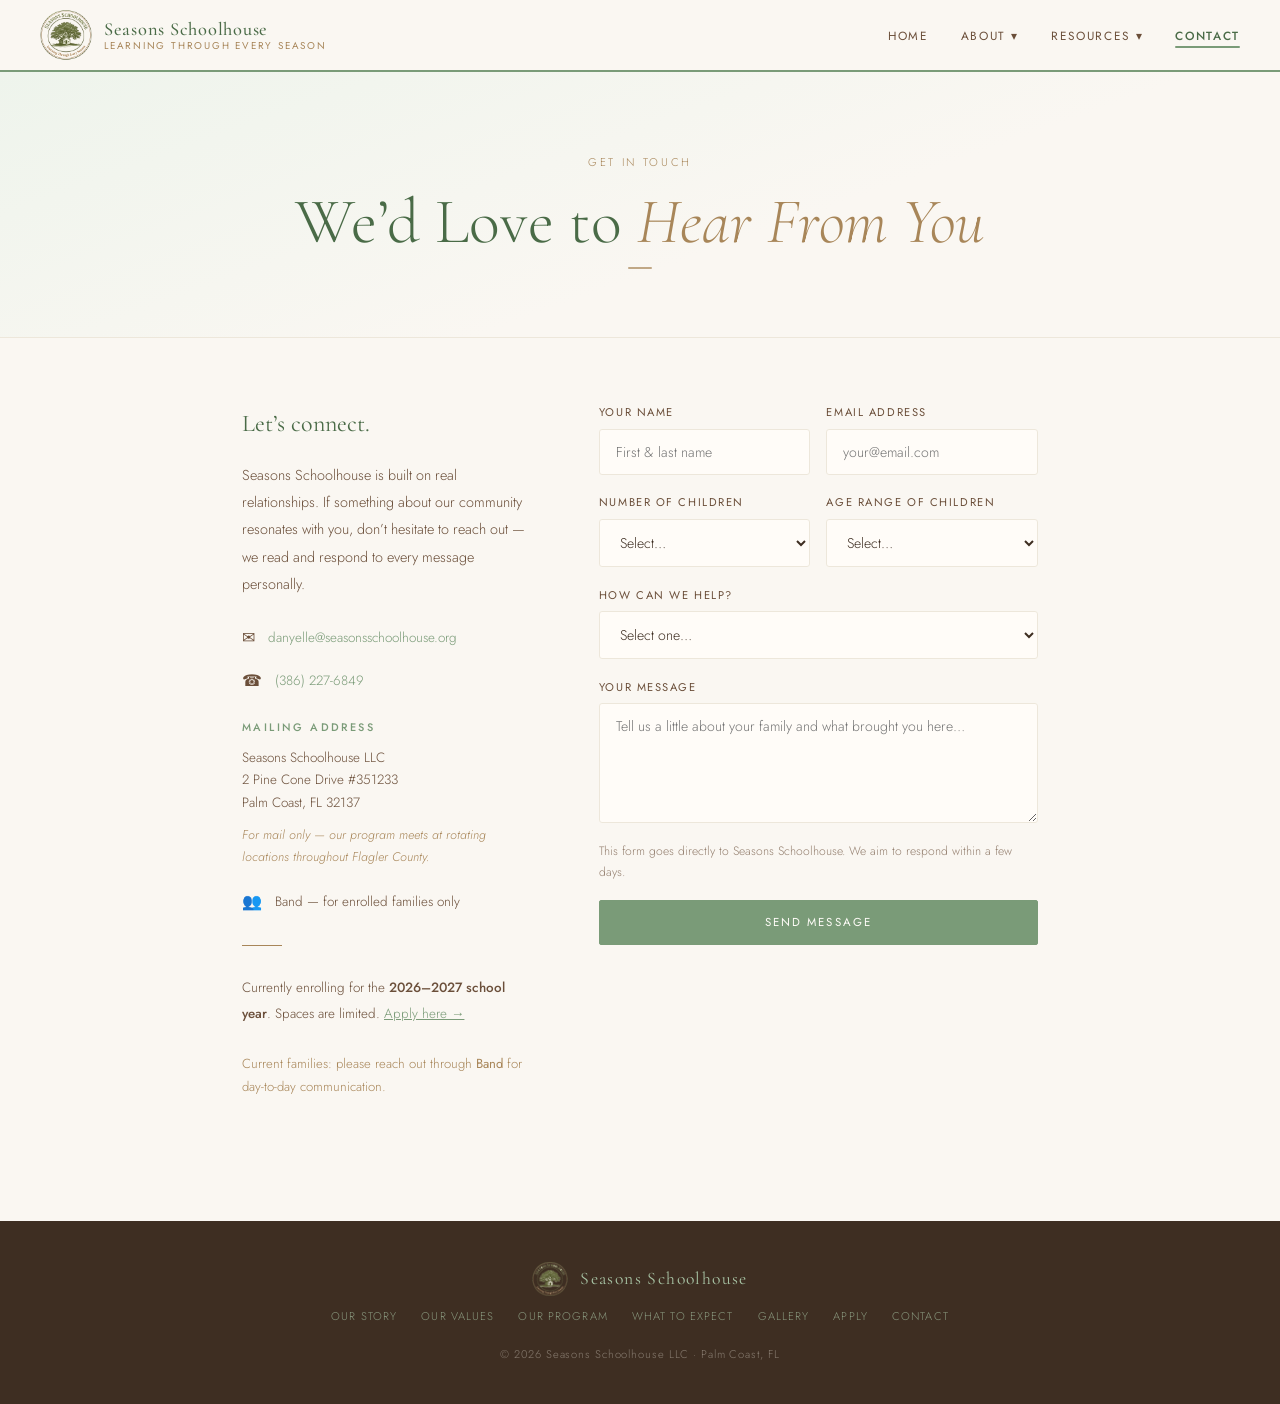
<file: contact.html>
<!DOCTYPE html>
<html lang="en">
<head>
  <meta charset="UTF-8" />
  <meta name="viewport" content="width=device-width, initial-scale=1.0" />
  <title>Contact | Homeschool Enrichment Flagler County, FL</title>
  <meta name="description" content="Contact Seasons Schoolhouse — a homeschool enrichment program serving Flagler County, Palm Coast, Bunnell & Flagler Beach, FL. Email us to learn more." />
  <link rel="canonical" href="https://seasonsschoolhouse.org/contact.html" />
  <!-- Favicon set (cream bg — fixes dark-mode blob) -->
  <link rel="icon" type="image/x-icon" href="/favicon.ico" />
  <link rel="icon" type="image/png" sizes="32x32" href="/favicon-32.png" />
  <link rel="icon" type="image/png" sizes="16x16" href="/favicon-16.png" />
  <link rel="apple-touch-icon" sizes="180x180" href="/apple-touch-icon.png" />
  <link rel="manifest" href="/site.webmanifest" />
  <meta name="theme-color" content="#FAF7F2" />
  <meta property="og:title" content="Contact | Homeschool Enrichment Flagler County, FL" />
  <meta property="og:description" content="Contact Seasons Schoolhouse about our homeschool enrichment program in Flagler County, FL. Serving Palm Coast, Bunnell, Flagler Beach & surrounding areas." />
  <meta property="og:image" content="https://seasonsschoolhouse.org/og-image.png" />
  <meta property="og:image:width" content="1200" />
  <meta property="og:image:height" content="630" />
  <meta property="og:image:alt" content="Seasons Schoolhouse — Homeschool Enrichment Program, Flagler County, FL" />
  <meta property="og:type" content="website" />
  <meta property="og:url" content="https://seasonsschoolhouse.org/contact.html" />
  <meta property="og:locale" content="en_US" />
  <meta property="og:site_name" content="Seasons Schoolhouse" />
  <meta name="twitter:card" content="summary_large_image" />
  <meta name="twitter:title" content="Contact | Homeschool Enrichment Flagler County, FL" />
  <meta name="twitter:description" content="Contact Seasons Schoolhouse about our homeschool enrichment program in Flagler County, FL. Serving Palm Coast, Bunnell, Flagler Beach & surrounding areas." />
  <meta name="twitter:image" content="https://seasonsschoolhouse.org/og-image.png" />
  <meta name="keywords" content="homeschool enrichment, homeschool co-op Flagler County, homeschool Palm Coast, Christian homeschool Florida, homeschool program 3rd-8th grade, nature study homeschool, STEAM homeschool, homeschool field trips Flagler County, homeschool community Palm Coast" />
  <meta name="author" content="Seasons Schoolhouse" />
  <meta name="robots" content="index, follow" />
  <meta name="geo.region" content="US-FL" />
  <meta name="geo.placename" content="Flagler County, Florida" />
  <link rel="preconnect" href="https://fonts.googleapis.com" />
  <link rel="preconnect" href="https://fonts.gstatic.com" crossorigin />
  <link href="https://fonts.googleapis.com/css2?family=Cormorant+Garamond:ital,wght@0,300;0,400;0,500;0,600;1,300;1,400&family=Jost:wght@300;400;500&display=swap" rel="stylesheet" />
  <style>/* ─── RESET & VARIABLES ─── */
*, *::before, *::after { box-sizing: border-box; margin: 0; padding: 0; }

:root {
  --cream:   #FAF7F2;
  --linen:   #EDE7DB;
  --sage:    #7A9B78;
  --sage-lt: #A8C4A5;
  --moss:    #4A6B47;
  --tan:     #A88659;
  --brown:   #6B4F3A;
  --bark:    #3E2E22;
  --white:   #FFFCF8;
  --shadow:  0 4px 20px rgba(62,46,34,0.08);
}

html { scroll-behavior: smooth; }

body {
  font-family: 'Jost', sans-serif;
  background: var(--cream);
  color: var(--bark);
  font-weight: 300;
  font-size: 16px;
  line-height: 1.8;
  overflow-x: hidden;
}

/* ─── NAV ─── */
nav {
  position: fixed;
  top: 0; left: 0; right: 0;
  z-index: 1000;
  background: rgba(250,247,242,0.97);
  backdrop-filter: blur(10px);
  border-bottom: 1px solid var(--linen);
  padding: 0 2.5rem;
  display: flex;
  align-items: center;
  justify-content: space-between;
  height: 72px;
}

.nav-logo {
  display: flex;
  align-items: center;
  gap: 0.75rem;
  cursor: pointer;
  text-decoration: none;
}

.nav-logo img {
  height: 52px; width: 52px;
  object-fit: contain;
  border-radius: 50%;
}

.nav-logo-text {
  font-family: 'Cormorant Garamond', serif;
  font-size: 1.15rem;
  font-weight: 500;
  letter-spacing: 0.04em;
  color: var(--moss);
  line-height: 1.2;
}

.nav-logo-text span {
  display: block;
  font-size: 0.62rem;
  font-weight: 400;
  letter-spacing: 0.18em;
  text-transform: uppercase;
  color: var(--tan);
  font-family: 'Jost', sans-serif;
}

.nav-links {
  display: flex;
  align-items: center;
  gap: 2rem;
  list-style: none;
}

.nav-links > li > a,
.nav-links > li > button {
  font-family: 'Jost', sans-serif;
  font-size: 0.74rem;
  font-weight: 400;
  letter-spacing: 0.14em;
  text-transform: uppercase;
  color: var(--brown);
  text-decoration: none;
  cursor: pointer;
  background: none;
  border: none;
  padding: 0;
  transition: color 0.2s;
  white-space: nowrap;
}

.nav-links > li > a:hover,
.nav-links > li > button:hover { color: var(--sage); }

.nav-links > li > a.active { color: var(--moss); font-weight: 500; }

/* Dropdowns */
.dropdown { position: relative; }

.dropdown-menu {
  display: none;
  position: absolute;
  top: calc(100% + 14px);
  left: 50%;
  transform: translateX(-50%);
  background: var(--white);
  border: 1px solid var(--linen);
  border-radius: 4px;
  min-width: 200px;
  box-shadow: 0 8px 28px rgba(62,46,34,0.1);
  padding: 0.5rem 0;
  list-style: none;
  z-index: 500;
}

.dropdown-menu.open { display: block; }

.dropdown-menu li a {
  display: block;
  padding: 0.65rem 1.5rem;
  font-family: 'Jost', sans-serif;
  font-size: 0.72rem;
  letter-spacing: 0.12em;
  text-transform: uppercase;
  color: var(--brown);
  text-decoration: none;
  transition: background 0.15s, color 0.15s;
}

.dropdown-menu li a:hover { background: var(--cream); color: var(--sage); }
.dropdown-menu li a.active { color: var(--moss); }

/* Hamburger */
.hamburger {
  display: none;
  flex-direction: column;
  gap: 5px;
  cursor: pointer;
  background: none;
  border: none;
  padding: 4px;
  z-index: 1001;
}
.hamburger span {
  display: block;
  width: 22px; height: 1.5px;
  background: var(--brown);
  transition: 0.3s;
}

/* ─── PAGE WRAPPER ─── */
.page-wrapper {
  min-height: 100vh;
  padding-top: 72px;
  animation: fadeUp 0.45s ease both;
}

@keyframes fadeUp {
  from { opacity: 0; transform: translateY(14px); }
  to   { opacity: 1; transform: translateY(0); }
}

/* ─── BUTTONS ─── */
.btn {
  display: inline-block;
  padding: 0.85rem 2.2rem;
  border: 1px solid var(--sage);
  color: var(--moss);
  font-family: 'Jost', sans-serif;
  font-size: 0.72rem;
  font-weight: 400;
  letter-spacing: 0.18em;
  text-transform: uppercase;
  cursor: pointer;
  background: transparent;
  transition: background 0.25s, color 0.25s, border-color 0.25s;
  border-radius: 2px;
  text-decoration: none;
}
.btn:hover { background: var(--sage); color: var(--white); }
.btn-solid { background: var(--sage); color: var(--white); }
.btn-solid:hover { background: var(--moss); border-color: var(--moss); }
.btn-tan { border-color: var(--tan); color: var(--brown); }
.btn-tan:hover { background: var(--tan); color: var(--white); }

/* ─── PAGE HERO ─── */
.page-hero {
  padding: 5rem 2rem 3.5rem;
  text-align: center;
  border-bottom: 1px solid var(--linen);
  background: var(--cream);
}

.page-label {
  font-size: 0.7rem;
  letter-spacing: 0.24em;
  text-transform: uppercase;
  color: var(--tan);
  margin-bottom: 0.9rem;
}

.page-title {
  font-family: 'Cormorant Garamond', serif;
  font-size: clamp(2.4rem, 5vw, 4rem);
  font-weight: 300;
  color: var(--moss);
  line-height: 1.1;
  margin-bottom: 0.8rem;
}
.page-title em { font-style: italic; color: var(--tan); }

.page-subtitle {
  font-size: 0.92rem;
  color: var(--brown);
  max-width: 560px;
  margin: 0 auto;
  line-height: 1.9;
}

/* ─── DIVIDER ─── */
.divider { width: 40px; height: 1px; background: var(--tan); margin: 1.8rem 0; }
.divider-center { margin: 1.8rem auto; }

/* ─── SECTION HEADING ─── */
.section-heading {
  font-family: 'Cormorant Garamond', serif;
  font-size: clamp(1.7rem, 3.5vw, 2.6rem);
  font-weight: 300;
  color: var(--moss);
  text-align: center;
  margin-bottom: 0.4rem;
}
.section-heading em { font-style: italic; color: var(--tan); }

.section-label {
  text-align: center;
  font-size: 0.72rem;
  letter-spacing: 0.16em;
  text-transform: uppercase;
  color: var(--tan);
  margin-bottom: 3rem;
}

/* ─── CONTENT CONTAINER ─── */
.container {
  max-width: 860px;
  margin: 0 auto;
  padding: 4rem 2rem;
}

.container-wide {
  max-width: 1060px;
  margin: 0 auto;
  padding: 4rem 2rem;
}

/* ─── HOME ─── */
.hero {
  display: flex;
  flex-direction: column;
  align-items: center;
  justify-content: center;
  text-align: center;
  min-height: calc(100vh - 72px);
  padding: 4rem 2rem 5rem;
  position: relative;
  overflow: hidden;
}

.hero::before {
  content: '';
  position: absolute;
  width: 640px; height: 640px;
  border-radius: 50%;
  border: 1px solid var(--sage-lt);
  opacity: 0.22;
  top: 50%; left: 50%;
  transform: translate(-50%, -50%);
  pointer-events: none;
}
.hero::after {
  content: '';
  position: absolute;
  width: 950px; height: 950px;
  border-radius: 50%;
  border: 1px solid var(--tan);
  opacity: 0.1;
  top: 50%; left: 50%;
  transform: translate(-50%, -50%);
  pointer-events: none;
}

.hero-logo {
  width: 130px; height: 130px;
  object-fit: contain; border-radius: 50%;
  margin-bottom: 1.8rem;
  position: relative; z-index: 1;
}

.hero-eyebrow {
  font-size: 0.7rem; letter-spacing: 0.24em;
  text-transform: uppercase; color: var(--tan);
  margin-bottom: 1rem;
  position: relative; z-index: 1;
}

.hero-title {
  font-family: 'Cormorant Garamond', serif;
  font-size: clamp(3rem, 7vw, 5.5rem);
  font-weight: 300; line-height: 1.08;
  color: var(--moss); margin-bottom: 0.3em;
  position: relative; z-index: 1;
}
.hero-title em { font-style: italic; color: var(--tan); }

.hero-subtitle {
  font-family: 'Cormorant Garamond', serif;
  font-size: clamp(1.05rem, 2.2vw, 1.35rem);
  font-weight: 300; font-style: italic;
  color: var(--brown); margin-bottom: 1.5rem;
  position: relative; z-index: 1;
}

.hero-tagline {
  font-size: 0.9rem; letter-spacing: 0.03em;
  color: var(--brown); max-width: 480px;
  margin-bottom: 2.8rem; line-height: 1.9;
  position: relative; z-index: 1;
}

.hero-btns {
  display: flex; gap: 1rem;
  flex-wrap: wrap; justify-content: center;
  position: relative; z-index: 1;
}

/* Pillars */
.pillars {
  background: var(--linen);
  padding: 3.5rem 2rem;
  display: grid;
  grid-template-columns: repeat(auto-fit, minmax(180px, 1fr));
  gap: 2rem; text-align: center;
}
.pillar-icon { font-size: 1.6rem; margin-bottom: 0.6rem; display: block; }
.pillar h3 {
  font-family: 'Cormorant Garamond', serif;
  font-size: 1.08rem; font-weight: 500;
  color: var(--moss); margin-bottom: 0.35rem;
}
.pillar p { font-size: 0.84rem; color: var(--brown); line-height: 1.75; }

/* Quote band */
.quote-band {
  padding: 4.5rem 2rem; text-align: center;
  background: var(--moss);
}
.quote-band blockquote {
  font-family: 'Cormorant Garamond', serif;
  font-size: clamp(1.3rem, 3vw, 2rem);
  font-weight: 300; font-style: italic;
  color: var(--cream); max-width: 680px;
  margin: 0 auto; line-height: 1.55;
}
.quote-band cite {
  display: block; margin-top: 1.2rem;
  font-family: 'Jost', sans-serif; font-style: normal;
  font-size: 0.7rem; letter-spacing: 0.18em;
  text-transform: uppercase; color: var(--sage-lt);
}

/* ─── OUR STORY ─── */
.story-grid {
  display: grid;
  grid-template-columns: 1fr 2fr;
  gap: 4rem;
  align-items: start;
}

.story-sidebar { position: sticky; top: 90px; }

.founder-initial {
  width: 110px; height: 110px;
  border-radius: 50%;
  background: var(--linen);
  border: 2px solid var(--sage-lt);
  display: flex; align-items: center; justify-content: center;
  font-family: 'Cormorant Garamond', serif;
  font-size: 2.8rem; font-weight: 300;
  color: var(--sage); margin-bottom: 1.2rem;
}

.founder-name {
  font-family: 'Cormorant Garamond', serif;
  font-size: 1.35rem; font-weight: 500;
  color: var(--bark); margin-bottom: 0.2rem;
}
.founder-role {
  font-size: 0.7rem; letter-spacing: 0.14em;
  text-transform: uppercase; color: var(--tan);
}

.story-body p {
  font-size: 1rem; color: var(--bark);
  line-height: 2; margin-bottom: 1.4rem;
}
.story-body p:first-child::first-letter {
  font-family: 'Cormorant Garamond', serif;
  font-size: 3rem; font-weight: 300;
  float: left; line-height: 0.8;
  margin-right: 0.1em; color: var(--sage);
}

.story-links {
  display: grid;
  grid-template-columns: 1fr 1fr;
  gap: 1rem;
  margin-top: 3rem;
}

.story-link-card {
  background: var(--white);
  border: 1px solid var(--linen);
  border-radius: 4px;
  padding: 1.5rem;
  text-decoration: none;
  transition: border-color 0.2s, box-shadow 0.2s;
}
.story-link-card:hover {
  border-color: var(--sage-lt);
  box-shadow: var(--shadow);
}
.story-link-card h4 {
  font-family: 'Cormorant Garamond', serif;
  font-size: 1.1rem; font-weight: 500;
  color: var(--moss); margin-bottom: 0.35rem;
}
.story-link-card p { font-size: 0.8rem; color: var(--brown); line-height: 1.65; }
.story-link-card .arrow {
  display: inline-block; margin-top: 0.6rem;
  font-size: 0.7rem; letter-spacing: 0.1em;
  text-transform: uppercase; color: var(--tan);
}

/* ─── VALUES ─── */
.values-intro {
  max-width: 660px;
  margin: 0 auto;
  text-align: center;
  padding: 3.5rem 2rem 1rem;
}
.values-intro p { font-size: 1rem; color: var(--bark); line-height: 2; }

.values-grid {
  display: grid;
  grid-template-columns: repeat(auto-fit, minmax(280px, 1fr));
  gap: 1.5rem;
  max-width: 960px;
  margin: 3rem auto;
  padding: 0 2rem;
}

.value-card {
  background: var(--white);
  border: 1px solid var(--linen);
  border-radius: 4px;
  padding: 2rem;
  transition: box-shadow 0.2s;
}
.value-card:hover { box-shadow: var(--shadow); }

.value-icon { font-size: 1.6rem; margin-bottom: 0.8rem; display: block; }
.value-card h3 {
  font-family: 'Cormorant Garamond', serif;
  font-size: 1.2rem; font-weight: 500;
  color: var(--moss); margin-bottom: 0.5rem;
}
.value-card p { font-size: 0.86rem; color: var(--brown); line-height: 1.8; }

.values-closing {
  background: var(--moss);
  padding: 4rem 2rem;
  text-align: center;
}
.values-closing p {
  font-family: 'Cormorant Garamond', serif;
  font-size: clamp(1.2rem, 2.5vw, 1.7rem);
  font-weight: 300; font-style: italic;
  color: var(--cream); max-width: 640px;
  margin: 0 auto; line-height: 1.6;
}

/* ─── PROGRAM ─── */
.program-intro {
  max-width: 680px;
  margin: 0 auto;
  text-align: center;
  padding: 3.5rem 2rem 1rem;
}
.program-intro p { font-size: 1rem; color: var(--bark); line-height: 2; }

.program-section {
  max-width: 900px;
  margin: 0 auto;
  padding: 3rem 2rem;
}

.program-section h3 {
  font-family: 'Cormorant Garamond', serif;
  font-size: 1.6rem; font-weight: 400;
  color: var(--moss); margin-bottom: 0.5rem;
}

.program-section p {
  font-size: 0.92rem; color: var(--bark);
  line-height: 2; margin-bottom: 1.2rem;
}

.program-divider {
  border: none;
  border-top: 1px solid var(--linen);
  margin: 0 2rem;
}

.areas-grid {
  display: grid;
  grid-template-columns: repeat(auto-fit, minmax(220px, 1fr));
  gap: 1.2rem;
  max-width: 960px;
  margin: 3rem auto;
  padding: 0 2rem;
}

.area-card {
  background: var(--white);
  border: 1px solid var(--linen);
  border-radius: 4px;
  padding: 1.6rem;
  display: flex; gap: 1rem;
  align-items: flex-start;
}
.area-card .icon { font-size: 1.3rem; flex-shrink: 0; margin-top: 0.1rem; }
.area-card h4 {
  font-family: 'Cormorant Garamond', serif;
  font-size: 1.05rem; font-weight: 500;
  color: var(--moss); margin-bottom: 0.3rem;
}
.area-card p { font-size: 0.82rem; color: var(--brown); line-height: 1.75; }

.program-strip {
  background: var(--linen);
  padding: 3rem 2rem;
}

/* ─── APPLY ─── */
.apply-intro {
  max-width: 680px;
  margin: 0 auto;
  text-align: center;
  padding: 3.5rem 2rem 2rem;
}
.apply-intro p { font-size: 1rem; color: var(--bark); line-height: 2; }

.prereview {
  background: var(--linen);
  padding: 3rem 2rem;
}
.prereview-inner {
  max-width: 760px;
  margin: 0 auto;
}
.prereview h3 {
  font-family: 'Cormorant Garamond', serif;
  font-size: 1.5rem; font-weight: 400;
  color: var(--moss); margin-bottom: 0.5rem;
  text-align: center;
}
.prereview p {
  font-size: 0.9rem; color: var(--brown);
  line-height: 1.9; text-align: center;
  margin-bottom: 2rem;
}

.prereview-cards {
  display: grid;
  grid-template-columns: repeat(auto-fit, minmax(200px, 1fr));
  gap: 1rem;
}

.prereview-card {
  background: var(--white);
  border: 1px solid rgba(196,168,130,0.3);
  border-radius: 4px;
  padding: 1.5rem;
  text-decoration: none;
  text-align: center;
  transition: box-shadow 0.2s, border-color 0.2s;
}
.prereview-card:hover {
  box-shadow: var(--shadow);
  border-color: var(--sage-lt);
}
.prereview-card .icon { font-size: 1.5rem; display: block; margin-bottom: 0.6rem; }
.prereview-card h4 {
  font-family: 'Cormorant Garamond', serif;
  font-size: 1rem; font-weight: 500;
  color: var(--moss); margin-bottom: 0.3rem;
}
.prereview-card p { font-size: 0.78rem; color: var(--brown); line-height: 1.6; }

/* Apply steps */
.apply-steps {
  max-width: 780px;
  margin: 0 auto;
  padding: 4rem 2rem;
}

.apply-steps h3 {
  font-family: 'Cormorant Garamond', serif;
  font-size: 1.6rem; font-weight: 400;
  color: var(--moss); margin-bottom: 2.5rem;
  text-align: center;
}

.steps-list { list-style: none; }

.step-item {
  display: flex;
  gap: 1.5rem;
  align-items: flex-start;
  margin-bottom: 2rem;
  padding-bottom: 2rem;
  border-bottom: 1px solid var(--linen);
}
.step-item:last-child { border-bottom: none; margin-bottom: 0; padding-bottom: 0; }

.step-number {
  flex-shrink: 0;
  width: 44px; height: 44px;
  border-radius: 50%;
  background: var(--linen);
  border: 1px solid var(--tan);
  display: flex; align-items: center; justify-content: center;
  font-family: 'Cormorant Garamond', serif;
  font-size: 1.2rem; font-weight: 500;
  color: var(--moss);
}

.step-content h4 {
  font-family: 'Cormorant Garamond', serif;
  font-size: 1.1rem; font-weight: 500;
  color: var(--moss); margin-bottom: 0.3rem;
}
.step-content p { font-size: 0.86rem; color: var(--brown); line-height: 1.8; }

.apply-cta {
  background: var(--linen);
  padding: 3.5rem 2rem;
  text-align: center;
}
.apply-cta p {
  font-size: 0.92rem; color: var(--brown);
  line-height: 1.9; max-width: 520px;
  margin: 0 auto 1.8rem;
}

/* ─── HANDBOOK ─── */
.handbook-wrapper {
  max-width: 780px;
  margin: 0 auto;
  padding: 3rem 2rem 5rem;
}

.handbook-section {
  margin-bottom: 3rem;
  padding-bottom: 3rem;
  border-bottom: 1px solid var(--linen);
}
.handbook-section:last-child { border-bottom: none; }

.handbook-section h2 {
  font-family: 'Cormorant Garamond', serif;
  font-size: 1.5rem; font-weight: 500;
  color: var(--moss); margin-bottom: 0.5rem;
}
.handbook-section h3 {
  font-family: 'Cormorant Garamond', serif;
  font-size: 1.15rem; font-weight: 500;
  color: var(--brown); margin: 1.4rem 0 0.4rem;
}
.handbook-section p {
  font-size: 0.9rem; color: var(--bark);
  line-height: 2; margin-bottom: 0.9rem;
}
.handbook-section ul {
  list-style: none; padding-left: 0;
  margin-bottom: 0.9rem;
}
.handbook-section ul li {
  font-size: 0.9rem; color: var(--bark);
  line-height: 1.9; padding-left: 1.3rem;
  position: relative;
}
.handbook-section ul li::before {
  content: '·';
  position: absolute; left: 0;
  color: var(--tan); font-size: 1.2rem;
}

.handbook-toc {
  background: var(--linen);
  border-radius: 4px;
  padding: 2rem;
  margin-bottom: 3rem;
}
.handbook-toc h3 {
  font-family: 'Cormorant Garamond', serif;
  font-size: 1.1rem; font-weight: 500;
  color: var(--moss); margin-bottom: 1rem;
}
.handbook-toc ol {
  padding-left: 1.2rem;
}
.handbook-toc ol li {
  font-size: 0.84rem; color: var(--brown);
  line-height: 2;
}
.handbook-toc ol li a {
  color: var(--brown); text-decoration: none;
  transition: color 0.2s;
}
.handbook-toc ol li a:hover { color: var(--sage); }

.handbook-download-bar {
  background: var(--moss);
  padding: 2rem;
  text-align: center;
  display: flex;
  align-items: center;
  justify-content: center;
  gap: 1.5rem;
  flex-wrap: wrap;
}
.handbook-download-bar p {
  font-size: 0.88rem;
  color: var(--cream);
  letter-spacing: 0.04em;
}

/* ─── CALENDAR ─── */
.calendar-wrapper {
  max-width: 900px;
  margin: 0 auto;
  padding: 3rem 2rem 5rem;
}

.calendar-year-label {
  font-family: 'Cormorant Garamond', serif;
  font-size: 1.1rem; font-weight: 400;
  color: var(--tan); letter-spacing: 0.1em;
  text-align: center; margin-bottom: 2.5rem;
}

.calendar-grid {
  display: grid;
  grid-template-columns: repeat(auto-fit, minmax(260px, 1fr));
  gap: 1.5rem;
}

.cal-month {
  background: var(--white);
  border: 1px solid var(--linen);
  border-radius: 4px;
  overflow: hidden;
}

.cal-month-header {
  background: var(--linen);
  padding: 0.9rem 1.2rem;
  font-family: 'Cormorant Garamond', serif;
  font-size: 1.05rem; font-weight: 500;
  color: var(--moss);
  display: flex;
  justify-content: space-between;
  align-items: center;
}

.cal-month-header span {
  font-family: 'Jost', sans-serif;
  font-size: 0.68rem; font-weight: 400;
  letter-spacing: 0.1em; color: var(--tan);
}

.cal-days-header {
  display: grid;
  grid-template-columns: repeat(7, 1fr);
  padding: 0.6rem 0.8rem 0;
}

.cal-day-label {
  text-align: center;
  font-size: 0.6rem;
  letter-spacing: 0.1em;
  text-transform: uppercase;
  color: var(--tan);
  font-weight: 400;
  padding: 0.3rem 0;
}

.cal-days {
  display: grid;
  grid-template-columns: repeat(7, 1fr);
  padding: 0.3rem 0.8rem 0.8rem;
  gap: 2px;
}

.cal-day {
  text-align: center;
  font-size: 0.8rem;
  color: var(--brown);
  padding: 0.35rem 0.2rem;
  border-radius: 50%;
  aspect-ratio: 1;
  display: flex;
  align-items: center;
  justify-content: center;
  cursor: default;
}

.cal-day.empty { color: transparent; }
.cal-day.other-month { color: rgba(107,79,58,0.25); }

.cal-day.meeting {
  background: var(--sage);
  color: var(--white);
  font-weight: 500;
  border-radius: 50%;
  cursor: pointer;
  position: relative;
}

.cal-day.special {
  background: var(--moss);
  color: var(--white);
  font-weight: 500;
  border-radius: 50%;
}

.cal-day.break {
  background: var(--linen);
  color: var(--tan);
  border-radius: 50%;
  font-size: 0.7rem;
}

.cal-day.today {
  border: 1px solid var(--tan);
}

/* Meeting list */
.meeting-list {
  background: var(--linen);
  padding: 3rem 2rem;
  margin-top: 3rem;
  border-radius: 4px;
}

.meeting-list h3 {
  font-family: 'Cormorant Garamond', serif;
  font-size: 1.4rem; font-weight: 400;
  color: var(--moss); margin-bottom: 1.5rem;
  text-align: center;
}

.meeting-items {
  max-width: 600px;
  margin: 0 auto;
  display: flex;
  flex-direction: column;
  gap: 0.6rem;
}

.meeting-item {
  display: flex;
  align-items: center;
  gap: 1rem;
  padding: 0.7rem 1rem;
  background: var(--white);
  border-radius: 3px;
  border-left: 3px solid var(--sage);
}

.meeting-item.special-event { border-left-color: var(--moss); }
.meeting-item.break-item { border-left-color: var(--linen); background: transparent; }

.meeting-date {
  font-family: 'Jost', sans-serif;
  font-size: 0.78rem; font-weight: 400;
  color: var(--moss); min-width: 120px;
  letter-spacing: 0.04em;
}

.meeting-name {
  font-size: 0.86rem;
  color: var(--brown);
}

.meeting-item.special-event .meeting-name { color: var(--moss); font-weight: 500; }
.meeting-item.break-item .meeting-name { color: var(--tan); font-style: italic; }

.cal-legend {
  display: flex;
  gap: 1.5rem;
  justify-content: center;
  margin-top: 2rem;
  flex-wrap: wrap;
}

.legend-item {
  display: flex;
  align-items: center;
  gap: 0.5rem;
  font-size: 0.76rem;
  color: var(--brown);
}

.legend-dot {
  width: 12px; height: 12px;
  border-radius: 50%;
}
.legend-dot.meeting { background: var(--sage); }
.legend-dot.special { background: var(--moss); }

/* ─── CURRENT FAMILIES ─── */
.families-intro {
  max-width: 640px;
  margin: 0 auto;
  text-align: center;
  padding: 3.5rem 2rem 2rem;
}
.families-intro p { font-size: 1rem; color: var(--bark); line-height: 2; }

.band-features {
  display: grid;
  grid-template-columns: repeat(auto-fit, minmax(180px, 1fr));
  gap: 1.2rem;
  max-width: 900px;
  margin: 2.5rem auto;
  padding: 0 2rem;
}

.band-feature {
  background: var(--white);
  border: 1px solid var(--linen);
  border-radius: 4px;
  padding: 1.5rem;
  text-align: center;
}
.band-feature .icon { font-size: 1.5rem; margin-bottom: 0.6rem; display: block; }
.band-feature h4 {
  font-family: 'Cormorant Garamond', serif;
  font-size: 1rem; font-weight: 500;
  color: var(--moss); margin-bottom: 0.3rem;
}
.band-feature p { font-size: 0.8rem; color: var(--brown); line-height: 1.65; }

.band-steps {
  max-width: 640px;
  margin: 0 auto;
  padding: 3rem 2rem;
}

.band-steps h3 {
  font-family: 'Cormorant Garamond', serif;
  font-size: 1.5rem; font-weight: 400;
  color: var(--moss); margin-bottom: 2rem;
  text-align: center;
}

.band-step {
  display: flex;
  gap: 1.2rem;
  align-items: flex-start;
  margin-bottom: 1.5rem;
}

.band-step-num {
  flex-shrink: 0;
  width: 36px; height: 36px;
  border-radius: 50%;
  background: var(--linen);
  border: 1px solid var(--tan);
  display: flex; align-items: center; justify-content: center;
  font-family: 'Cormorant Garamond', serif;
  font-size: 1.1rem; color: var(--moss);
}

.band-step p {
  font-size: 0.88rem; color: var(--bark);
  line-height: 1.85; padding-top: 0.35rem;
}

.band-step p a {
  color: var(--sage);
  text-decoration: none;
}
.band-step p a:hover { text-decoration: underline; }

.band-cta {
  background: var(--moss);
  padding: 3.5rem 2rem;
  text-align: center;
}
.band-cta p {
  font-size: 0.9rem; color: var(--cream);
  line-height: 1.9; max-width: 460px;
  margin: 0 auto 1.8rem;
  opacity: 0.88;
}

/* ─── CONTACT ─── */
.contact-wrap {
  max-width: 860px;
  margin: 0 auto;
  padding: 4rem 2rem 6rem;
  display: grid;
  grid-template-columns: 1fr 1.5fr;
  gap: 4rem;
}

.contact-info h2, .contact-info h3 {
  font-family: 'Cormorant Garamond', serif;
  font-size: 1.5rem; font-weight: 400;
  color: var(--moss); margin-bottom: 1rem;
}
.contact-info p {
  font-size: 0.9rem; color: var(--brown);
  line-height: 1.9; margin-bottom: 1.6rem;
}

.contact-detail {
  display: flex; align-items: center;
  gap: 0.8rem; margin-bottom: 0.9rem;
  font-size: 0.84rem; color: var(--brown);
}
.contact-detail a { color: var(--sage); text-decoration: none; }
.contact-detail a:hover { text-decoration: underline; }
.contact-icon { font-size: 1rem; }

.mailing-block {
  margin: 1.4rem 0 1.2rem;
}
.mailing-label {
  font-size: 0.68rem;
  letter-spacing: 0.22em;
  text-transform: uppercase;
  color: var(--sage);
  font-weight: 500;
  margin-bottom: 0.55rem;
}
.mailing-body {
  font-size: 0.84rem;
  line-height: 1.7;
  color: var(--brown);
}
.mailing-note {
  margin-top: 0.6rem;
  font-size: 0.78rem;
  font-style: italic;
  color: var(--tan);
  line-height: 1.75;
}

.contact-form { display: flex; flex-direction: column; gap: 1.1rem; }
.form-row { display: grid; grid-template-columns: 1fr 1fr; gap: 1rem; }

.field { display: flex; flex-direction: column; gap: 0.4rem; }
.field label {
  font-size: 0.7rem; letter-spacing: 0.14em;
  text-transform: uppercase; color: var(--brown); font-weight: 400;
}
.field input, .field select, .field textarea {
  background: var(--white); border: 1px solid var(--linen);
  border-radius: 3px; padding: 0.75rem 1rem;
  font-family: 'Jost', sans-serif;
  font-size: 0.88rem; color: var(--bark);
  font-weight: 300; transition: border-color 0.2s;
  outline: none; width: 100%;
}
.field input:focus,
.field select:focus,
.field textarea:focus { border-color: var(--sage); }
.field textarea { resize: vertical; min-height: 120px; }
.form-note { font-size: 0.76rem; color: var(--brown); opacity: 0.7; line-height: 1.7; }

.form-success {
  display: none;
  background: var(--linen);
  border: 1px solid var(--sage-lt);
  border-radius: 4px;
  padding: 1.2rem 1.5rem;
  font-size: 0.88rem;
  color: var(--moss); line-height: 1.7;
}

/* ─── VALUES STRIP ─── */
.values-strip {
  background: var(--linen); padding: 3rem 2rem;
  display: flex; flex-wrap: wrap;
  gap: 1rem; justify-content: center;
}
.value-tag {
  padding: 0.5rem 1.2rem;
  border: 1px solid var(--tan);
  border-radius: 30px;
  font-size: 0.75rem; letter-spacing: 0.1em;
  text-transform: uppercase; color: var(--brown);
}

/* ─── FOOTER ─── */
footer {
  background: var(--bark);
  color: var(--linen);
  text-align: center;
  padding: 2.5rem 2rem;
}
.footer-logo-wrap {
  display: flex; align-items: center;
  justify-content: center; gap: 0.75rem;
  margin-bottom: 0.6rem;
}
.footer-logo-wrap img {
  width: 36px; height: 36px;
  border-radius: 50%; opacity: 0.85;
}
.footer-logo {
  font-family: 'Cormorant Garamond', serif;
  font-size: 1.1rem; font-weight: 400;
  letter-spacing: 0.08em; color: var(--sage-lt);
}
footer p { font-size: 0.7rem; letter-spacing: 0.08em; opacity: 0.42; }
.footer-links {
  display: flex; gap: 1.5rem;
  justify-content: center;
  margin-bottom: 1rem;
  flex-wrap: wrap;
}
.footer-links a {
  font-size: 0.7rem; letter-spacing: 0.1em;
  text-transform: uppercase;
  color: var(--sage-lt); text-decoration: none;
  opacity: 0.7; transition: opacity 0.2s;
}
.footer-links a:hover { opacity: 1; }

/* ─── MOBILE ─── */
@media (max-width: 768px) {
  .hamburger { display: flex; }

  nav { padding: 0 1.5rem; }

  .nav-links {
    display: none;
    position: fixed;
    top: 72px; left: 0; right: 0;
    background: var(--white);
    flex-direction: column;
    padding: 1.5rem;
    gap: 0;
    border-bottom: 1px solid var(--linen);
    box-shadow: 0 8px 24px rgba(62,46,34,0.08);
    max-height: calc(100vh - 72px);
    overflow-y: auto;
  }

  .nav-links.open { display: flex; }

  .nav-links > li {
    border-bottom: 1px solid var(--linen);
    padding: 0;
  }
  .nav-links > li:last-child { border-bottom: none; }

  .nav-links > li > a,
  .nav-links > li > button {
    display: block;
    padding: 1rem 0;
    font-size: 0.8rem;
    width: 100%;
    text-align: left;
  }

  .dropdown-menu {
    position: static;
    transform: none;
    box-shadow: none;
    border: none;
    border-top: 1px solid var(--linen);
    padding: 0 0 0.5rem 1rem;
    display: none;
    min-width: unset;
  }
  .dropdown-menu.open { display: block; }
  .dropdown-menu li a { padding: 0.6rem 0; }

  .story-grid { grid-template-columns: 1fr; gap: 2rem; }
  .story-links { grid-template-columns: 1fr; }
  .story-sidebar { position: static; }

  .contact-wrap { grid-template-columns: 1fr; gap: 2.5rem; }
  .form-row { grid-template-columns: 1fr; }
}

@media (max-width: 480px) {
  .nav-logo-text { display: none; }
  .hero-title { font-size: 2.6rem; }
  .page-title { font-size: 2rem; }
  .container { padding: 2.5rem 1.2rem; }
}

/* ─── NAV — green bottom border ─── */
nav { border-bottom: 2px solid var(--sage) !important; }

/* ─── NAV — active item underline ─── */
.nav-links > li > a.active {
  color: var(--moss);
  font-weight: 500;
  position: relative;
}
.nav-links > li > a.active::after {
  content: '';
  position: absolute;
  bottom: -4px; left: 0; right: 0;
  height: 2px;
  background: var(--sage);
  border-radius: 2px;
}

/* ─── PILLAR HOVER ─── */
.pillar {
  padding: 1.2rem;
  border-radius: 4px;
  border: 1px solid transparent;
  transition: border-color 0.25s, box-shadow 0.25s;
}
.pillar:hover {
  border-top: 3px solid var(--sage);
  box-shadow: 0 4px 18px rgba(62,46,34,0.08);
  background: var(--white);
}

/* ─── PAGE HERO GRADIENT ─── */
.page-hero {
  background: linear-gradient(160deg, #eef4ec 0%, var(--cream) 60%) !important;
}

/* ─── HEADING ACCENT LINE ─── */
.section-heading::after,
.page-title::after {
  content: '';
  display: block;
  width: 36px; height: 2px;
  background: var(--tan);
  margin: 0.7rem auto 0;
  border-radius: 2px;
}

/* ─── BUTTONS — slightly thicker border ─── */
.btn { border-width: 1.5px !important; }

/* ─── FOOTER LINK HOVER UNDERLINE ─── */
.footer-links a { position: relative; padding-bottom: 2px; }
.footer-links a::after {
  content: '';
  position: absolute;
  bottom: 0; left: 0; right: 0;
  height: 1px;
  background: var(--sage-lt);
  transform: scaleX(0);
  transition: transform 0.2s ease;
}
.footer-links a:hover::after { transform: scaleX(1); }

/* ─── STORY & VALUE CARD HOVER ─── */
.story-link-card {
  border-top: 3px solid transparent;
  transition: border-color 0.25s, box-shadow 0.25s;
}
.story-link-card:hover { border-top-color: var(--sage); }

.value-card {
  border-top: 3px solid transparent;
  transition: border-top-color 0.25s, box-shadow 0.25s;
}
.value-card:hover {
  border-top-color: var(--sage);
  box-shadow: 0 4px 18px rgba(62,46,34,0.08);
}

/* ─── FOUNDER PHOTO ─── */
.founder-photo {
  width: 160px; height: 160px;
  border-radius: 50%;
  object-fit: cover;
  border: 3px solid var(--sage-lt);
  margin-bottom: 1.2rem;
  display: block;
}

/* ─── DROPDOWN HOVER (desktop) ─── */
@media (min-width: 769px) {
  .dropdown:hover .dropdown-menu { display: block; }
}

/* ─── HERO circles off ─── */
.hero::before, .hero::after { display: none; }

/* ─── DROPDOWN HOVER (desktop) ─── */
@media (min-width: 769px) {
  .dropdown:hover .dropdown-menu { display: block; }
}

/* ─── HERO — remove decorative circles ─── */
.hero::before, .hero::after { display: none; }

/* ─── NAV — sage green bottom border ─── */
nav { border-bottom: 2px solid var(--sage) !important; }

/* ─── NAV — active page underline ─── */
.nav-links > li > a.active {
  color: var(--moss); font-weight: 500; position: relative;
}
.nav-links > li > a.active::after {
  content: '';
  position: absolute;
  bottom: -4px; left: 0; right: 0;
  height: 2px; background: var(--sage); border-radius: 2px;
}

/* ─── PILLAR SECTION — subtle top border to ease transition ─── */
.pillars {
  border-top: 3px solid var(--linen);
}
.pillar {
  padding: 1.2rem; border-radius: 4px;
  border: 1px solid transparent;
  transition: border-color 0.25s, box-shadow 0.25s, background 0.25s;
}
.pillar:hover {
  border-top: 3px solid var(--sage);
  box-shadow: 0 4px 18px rgba(62,46,34,0.08);
  background: var(--white);
}

/* ─── PAGE HERO — sage-to-cream gradient ─── */
.page-hero {
  background: linear-gradient(160deg, #eef4ec 0%, var(--cream) 60%) !important;
}

/* ─── HEADING ACCENT LINE — shorter, lighter ─── */
.section-heading::after,
.page-title::after {
  content: '';
  display: block;
  width: 24px; height: 2px;
  background: var(--tan);
  margin: 0.6rem auto 0;
  border-radius: 2px;
  opacity: 0.7;
}

/* ─── BUTTONS — slightly thicker border ─── */
.btn { border-width: 1.5px !important; }

/* ─── FOOTER LINK HOVER ─── */
.footer-links a { position: relative; padding-bottom: 2px; }
.footer-links a::after {
  content: '';
  position: absolute;
  bottom: 0; left: 0; right: 0;
  height: 1px; background: var(--sage-lt);
  transform: scaleX(0);
  transition: transform 0.2s ease;
}
.footer-links a:hover::after { transform: scaleX(1); }

/* ─── STORY & VALUE & AREA CARD HOVER ─── */
.story-link-card {
  border-top: 3px solid transparent;
  transition: border-color 0.25s, box-shadow 0.25s;
}
.story-link-card:hover { border-top-color: var(--sage); }

.value-card {
  border-top: 3px solid transparent;
  transition: border-top-color 0.25s, box-shadow 0.25s;
}
.value-card:hover {
  border-top-color: var(--sage);
  box-shadow: 0 4px 18px rgba(62,46,34,0.08);
}

/* ─── VALUES SECTION — linen background wrap ─── */
.values-section-wrap {
  background: var(--linen);
  padding: 1rem 0 3rem;
}

/* ─── FOUNDER PHOTO ─── */
.founder-photo {
  width: 160px; height: 160px;
  border-radius: 50%;
  object-fit: cover;
  border: 3px solid var(--sage-lt);
  margin-bottom: 1.2rem;
  display: block;
}

/* ─── GALLERY — botanical placeholder pattern ─── */
.gallery-placeholder {
  background: repeating-linear-gradient(
    45deg,
    var(--linen),
    var(--linen) 4px,
    var(--cream) 4px,
    var(--cream) 20px
  );
  width: 100%; height: 100%;
  display: flex; flex-direction: column;
  align-items: center; justify-content: center;
  gap: 0.6rem; color: var(--tan);
  font-family: 'Jost', sans-serif;
  font-size: 0.72rem; letter-spacing: 0.1em;
  text-transform: uppercase;
}
.gallery-placeholder span { font-size: 1.8rem; opacity: 0.6; }

/* ─── HANDBOOK — sticky TOC sidebar (desktop) ─── */
.handbook-layout {
  display: grid;
  grid-template-columns: 220px 1fr;
  gap: 3rem;
  max-width: 960px;
  margin: 0 auto;
  padding: 3rem 2rem 5rem;
  align-items: start;
}
.handbook-toc-sticky {
  position: sticky;
  top: 90px;
  background: var(--linen);
  border-radius: 4px;
  padding: 1.5rem;
}
.handbook-toc-sticky h3 {
  font-family: 'Cormorant Garamond', serif;
  font-size: 1rem; font-weight: 500;
  color: var(--moss); margin-bottom: 1rem;
}
.handbook-toc-sticky ol {
  padding-left: 1.2rem;
  counter-reset: toc-counter;
  list-style: none;
  padding-left: 0;
}
.handbook-toc-sticky ol li {
  font-size: 0.78rem; color: var(--brown);
  line-height: 1.5; padding: 0.3rem 0;
  border-bottom: 1px solid rgba(196,168,130,0.2);
}
.handbook-toc-sticky ol li:last-child { border-bottom: none; }
.handbook-toc-sticky ol li a {
  color: var(--brown); text-decoration: none;
  transition: color 0.2s;
}
.handbook-toc-sticky ol li a:hover { color: var(--sage); }

/* ─── QUOTE ROTATOR ─── */
.quote-band {
  position: relative; background: var(--moss);
  overflow: hidden; padding: 0;
}
.quote-slides-wrap { position: relative; }
.quote-slide {
  position: absolute;
  top: 0; left: 0; right: 0;
  padding: 4.5rem 2rem 3rem;
  display: flex; flex-direction: column;
  align-items: center; justify-content: center;
  text-align: center;
  opacity: 0; transition: opacity 1.2s ease;
  pointer-events: none;
}
.quote-slide.active { opacity: 1; pointer-events: auto; position: relative; }
.quote-slide blockquote {
  font-family: 'Cormorant Garamond', serif;
  font-size: clamp(1.2rem, 3vw, 1.85rem);
  font-weight: 300; font-style: italic;
  color: var(--cream); max-width: 720px;
  line-height: 1.65; margin: 0 auto 1.2rem;
}
.quote-slide cite {
  font-family: 'Jost', sans-serif; font-style: normal;
  font-size: 0.7rem; letter-spacing: 0.18em;
  text-transform: uppercase; color: var(--sage-lt);
}
.quote-dots {
  display: flex; justify-content: center;
  gap: 0.55rem; padding: 0 0 1.8rem;
  background: var(--moss);
}
.quote-dot {
  width: 7px; height: 7px; border-radius: 50%;
  background: var(--sage-lt); opacity: 0.35;
  transition: opacity 0.4s; cursor: pointer;
  border: none; padding: 0; display: block;
}
.quote-dot.active { opacity: 1; background: var(--cream); }

@media (max-width: 768px) {
  .handbook-layout { grid-template-columns: 1fr; }
  .handbook-toc-sticky { position: static; }
}


.dropdown-menu {
  top: calc(100% + 2px) !important;
  margin-top: 0 !important;
}

/* Invisible bridge fills gap so hover doesn't break */
.dropdown::before {
  content: '';
  position: absolute;
  top: 100%;
  left: 0;
  right: 0;
  height: 6px;
  z-index: 499;
}


/* ─── DROPDOWN HOVER — desktop only, no gap ─── */
@media (min-width: 769px) {
  /* Pure CSS hover — reliable, no JS conflicts */
  .dropdown:hover .dropdown-menu { display: block; }

  /* top: 100% = flush against button, padding creates visual gap
     while keeping the hover area continuous — no disappearing */
  .dropdown-menu {
    top: 100% !important;
    padding-top: 8px !important;
    margin-top: 0 !important;
  }

  /* Invisible hover bridge — fills any remaining gap */
  .dropdown::after {
    content: '';
    position: absolute;
    top: 100%;
    left: -10px;
    right: -10px;
    height: 10px;
    z-index: 499;
  }
}

/* Remove onclick from desktop — CSS handles it */
@media (min-width: 769px) {
  .dropdown-menu.open { display: block; }
}

</style>
  <!-- Google tag (gtag.js) -->
  <script async src="https://www.googletagmanager.com/gtag/js?id=G-NDZ4TR4262"></script>
  <script>
    window.dataLayer = window.dataLayer || [];
    function gtag(){dataLayer.push(arguments);}
    gtag('js', new Date());
    gtag('config', 'G-NDZ4TR4262');
  </script>
</head>
<body>
<nav>
  <a class="nav-logo" href="index.html">
    <img src="logo.png" alt="Seasons Schoolhouse homeschool enrichment program logo" />
    <div class="nav-logo-text">Seasons Schoolhouse<span>Learning Through Every Season</span></div>
  </a>
  <button class="hamburger" id="hamburger" aria-label="Menu">
    <span></span><span></span><span></span>
  </button>
  <ul class="nav-links" id="nav-links">
    <li><a href="index.html">Home</a></li>
    <li class="dropdown">
      <button class="dropdown-btn" data-target="about-dd">About &#9662;</button>
      <ul class="dropdown-menu" id="about-dd">
        <li><a href="about.html">Our Story</a></li>
        <li><a href="values.html">Our Values</a></li>
        <li><a href="program.html">Our Program</a></li>
        <li><a href="expect.html">What to Expect</a></li>
        <li><a href="gallery.html">Gallery</a></li>
      </ul>
    </li>
    <li class="dropdown">
      <button class="dropdown-btn" data-target="resources-dd">Resources &#9662;</button>
      <ul class="dropdown-menu" id="resources-dd">
        <li><a href="apply.html">Apply</a></li>
        <li><a href="handbook.html">Parent Handbook</a></li>
        <li><a href="calendar.html">Calendar</a></li>
        <li><a href="families.html">Current Families</a></li>
      </ul>
    </li>
    <li><a href="contact.html" class="active">Contact</a></li>
  </ul>
</nav>
<main class="page-wrapper">
  <div class="page-hero">
    <p class="page-label">Get in Touch</p>
    <h1 class="page-title">We&rsquo;d Love to <em>Hear From You</em></h1>
  </div>

  <div class="contact-wrap">
    <div class="contact-info">
      <h2>Let&rsquo;s connect.</h2>
      <p>Seasons Schoolhouse is built on real relationships. If something about our community resonates with you, don&rsquo;t hesitate to reach out &mdash; we read and respond to every message personally.</p>
      <div class="contact-detail">
        <span class="contact-icon">&#9993;</span>
        <a href="mailto:danyelle@seasonsschoolhouse.org">danyelle@seasonsschoolhouse.org</a>
      </div>
      <div class="contact-detail">
        <span class="contact-icon">&#9742;</span>
        <a href="tel:+13862276849">(386) 227-6849</a>
      </div>
      <div class="mailing-block">
        <div class="mailing-label">Mailing Address</div>
        <div class="mailing-body">Seasons Schoolhouse LLC<br>2 Pine Cone Drive #351233<br>Palm Coast, FL 32137</div>
        <div class="mailing-note">For mail only &mdash; our program meets at rotating locations throughout Flagler County.</div>
      </div>
      <div class="contact-detail">
        <span class="contact-icon">&#128101;</span>
        <span>Band &mdash; for enrolled families only</span>
      </div>
      <div class="divider"></div>
      <p style="font-size:0.84rem;line-height:1.9;">Currently enrolling for the <strong style="font-weight:500;">2026&ndash;2027 school year</strong>. Spaces are limited. <a href="apply.html" style="color:var(--sage);">Apply here &rarr;</a></p>
      <p style="font-size:0.82rem;color:var(--tan);margin-top:1rem;line-height:1.8;">Current families: please reach out through <strong style="font-weight:400;">Band</strong> for day-to-day communication.</p>
    </div>

    <div>
      <form class="contact-form" id="contact-form" action="https://formspree.io/f/xzdyvrer" method="POST">
        <div class="form-row">
          <div class="field"><label>Your Name</label><input type="text" id="f-name" name="name" placeholder="First &amp; last name" required /></div>
          <div class="field"><label>Email Address</label><input type="email" id="f-email" name="email" placeholder="your@email.com" required /></div>
        </div>
        <div class="form-row">
          <div class="field">
            <label>Number of Children</label>
            <select name="num_children">
              <option value="" disabled selected>Select&hellip;</option>
              <option>1</option>
              <option>2</option>
              <option>3</option>
              <option>4</option>
              <option>5+</option>
            </select>
          </div>
          <div class="field">
            <label>Age Range of Children</label>
            <select name="age_range">
              <option value="" disabled selected>Select&hellip;</option>
              <option>Early Elementary (K&ndash;2nd)</option>
              <option>Upper Elementary (3rd&ndash;5th)</option>
              <option>Middle School (6th&ndash;8th)</option>
              <option>Mixed Ages</option>
            </select>
          </div>
        </div>
        <div class="field">
          <label>How Can We Help?</label>
          <select name="inquiry" required>
            <option value="" disabled selected>Select one&hellip;</option>
            <option>I&rsquo;m interested in joining the program</option>
            <option>I&rsquo;d like to be added to the waitlist</option>
            <option>I have a general question</option>
            <option>Something else</option>
          </select>
        </div>
        <div class="field"><label>Your Message</label><textarea name="message" placeholder="Tell us a little about your family and what brought you here&hellip;" required></textarea></div>
        <p class="form-note">This form goes directly to Seasons Schoolhouse. We aim to respond within a few days.</p>
        <button class="btn btn-solid" type="submit">Send Message</button>
      </form>
      <div class="form-success" id="form-success">
        &#127807; Thank you! Your message has been received. Danyelle will be in touch soon &mdash; we&rsquo;re so glad you reached out.
      </div>
    </div>
  </div>

  <footer>
    <div class="footer-logo-wrap">
      <img src="logo.png" alt="Seasons Schoolhouse logo" />
      <div class="footer-logo">Seasons Schoolhouse</div>
    </div>
    <div class="footer-links">
      <a href="about.html">Our Story</a>
      <a href="values.html">Our Values</a>
      <a href="program.html">Our Program</a>
      <a href="expect.html">What to Expect</a>
      <a href="gallery.html">Gallery</a>
      <a href="apply.html">Apply</a>
      <a href="contact.html">Contact</a>
    </div>
    <p>&copy; <span class="year">2026</span> Seasons Schoolhouse LLC &middot; Palm Coast, FL</p>
  </footer>
</main>
<script src="script.js"></script>
</body>
</html>
</file>
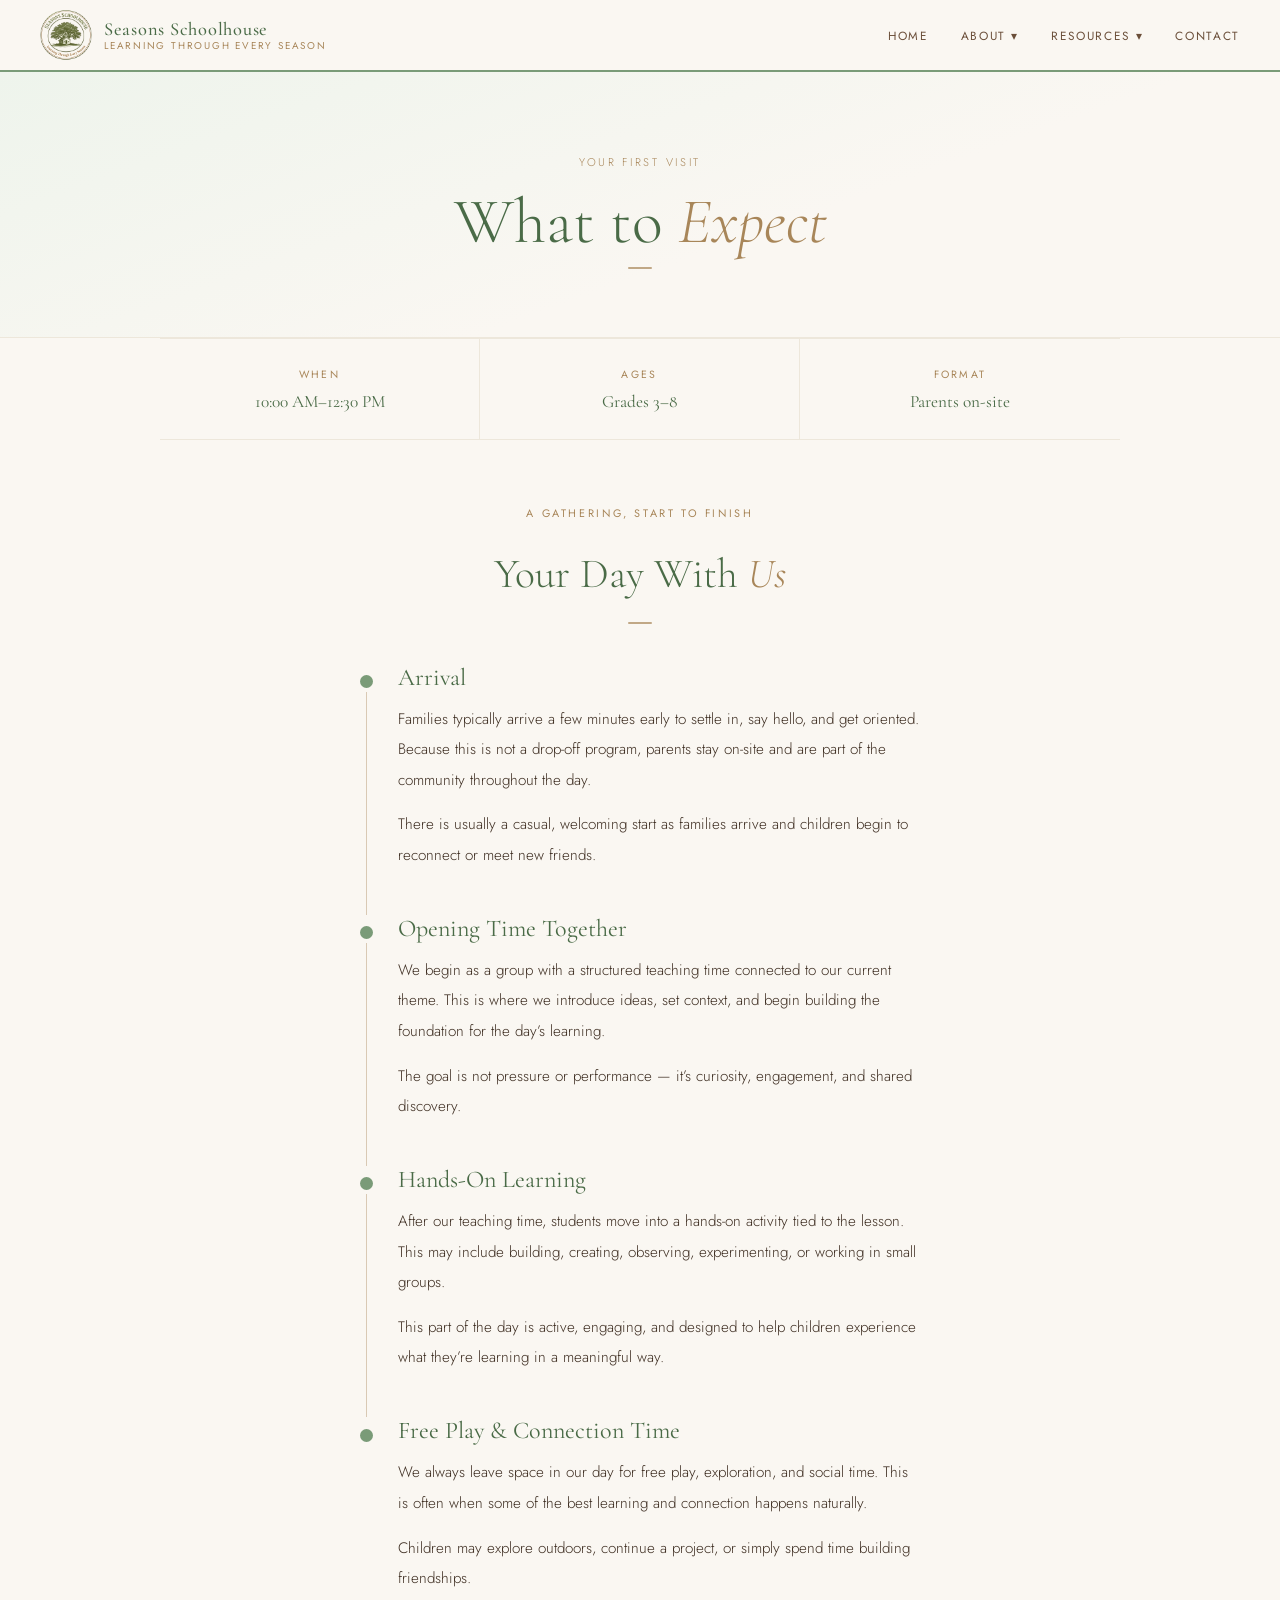
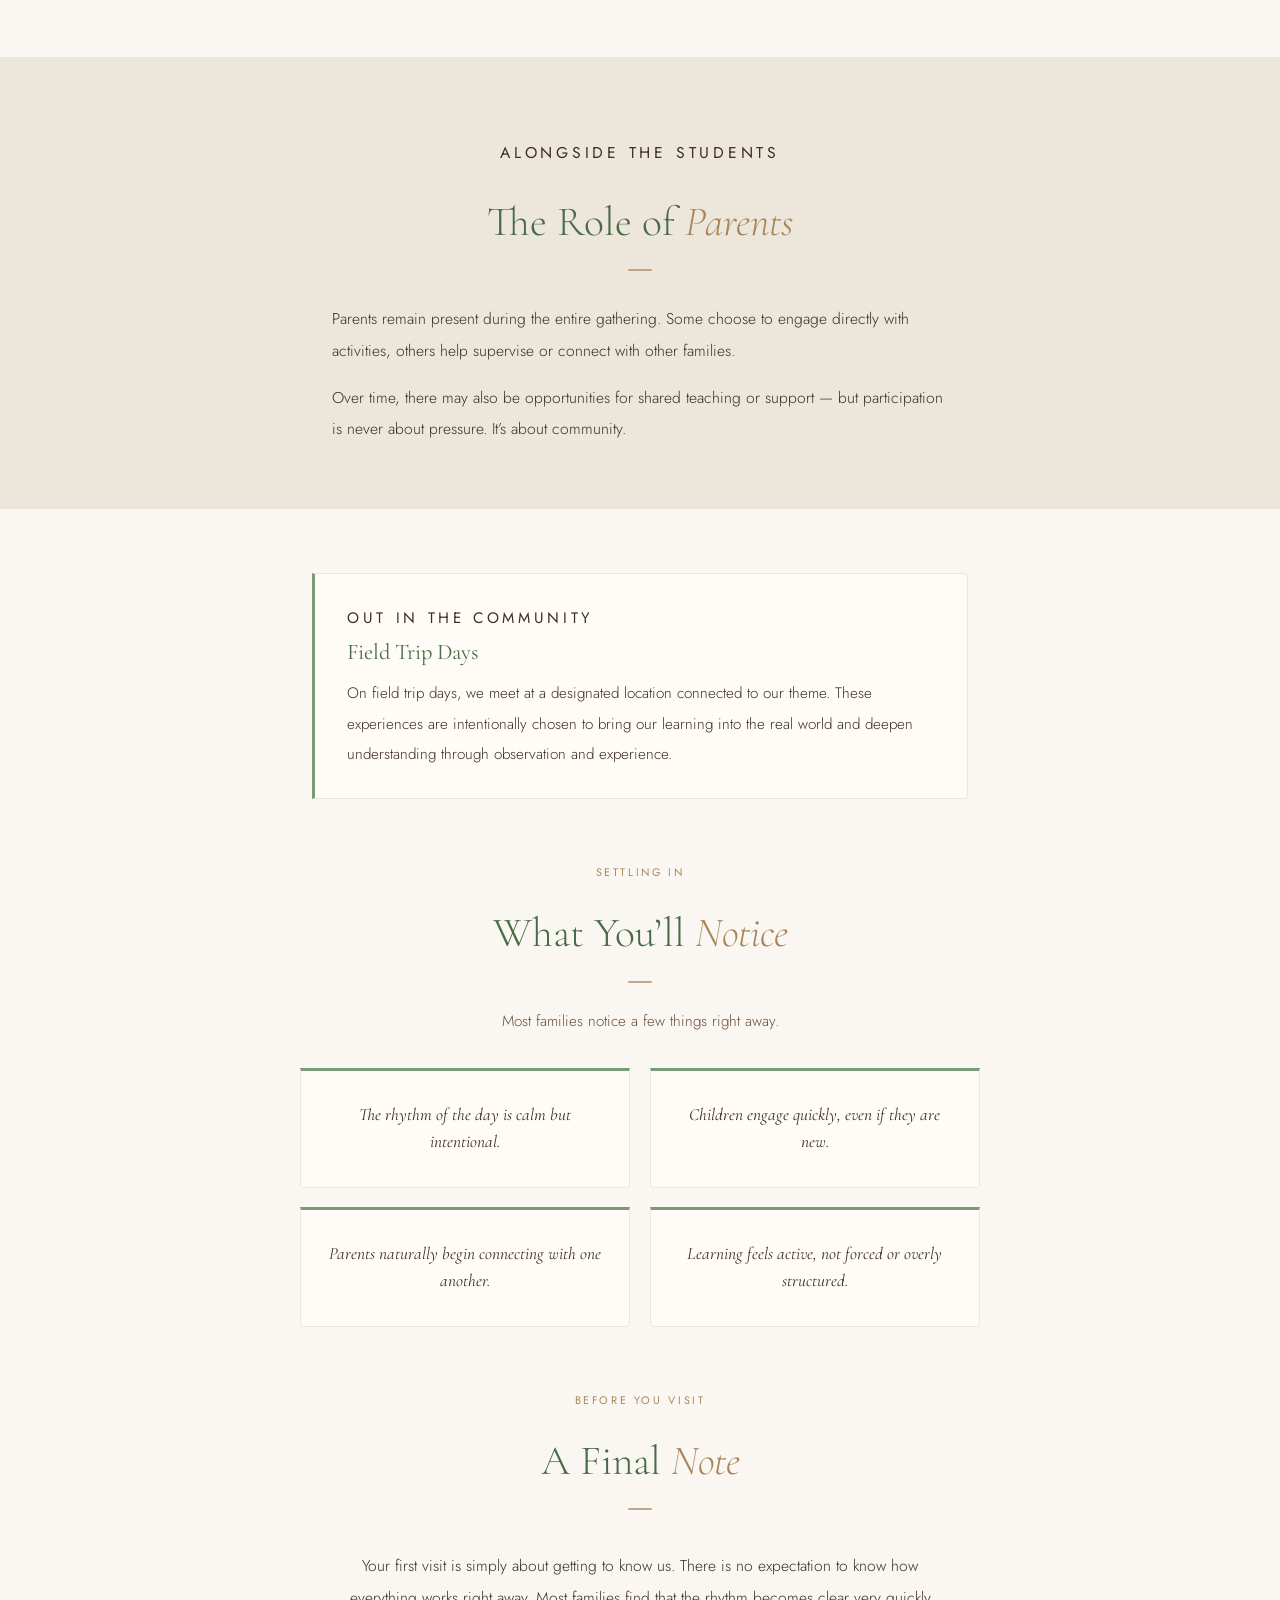
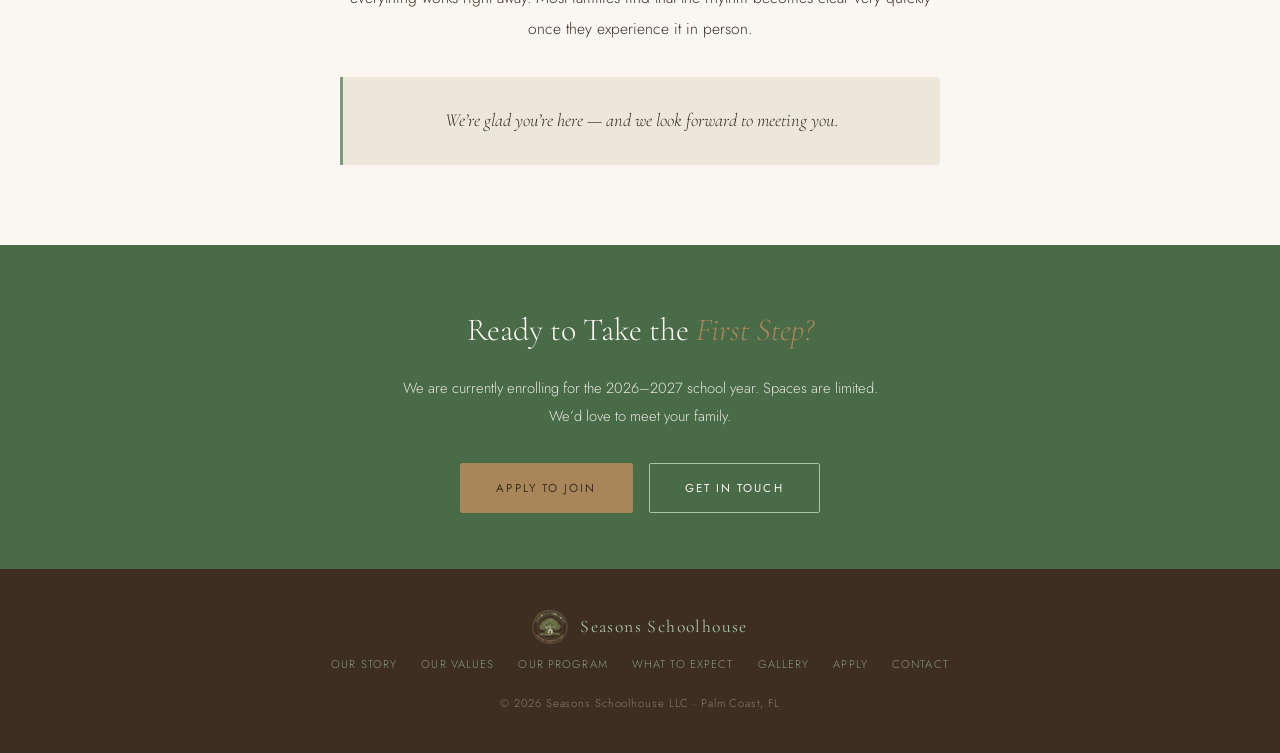
<file: expect.html>
<!DOCTYPE html>
<html lang="en">
<head>
  <meta charset="UTF-8" />
  <meta name="viewport" content="width=device-width, initial-scale=1.0" />
  <title>What to Expect | Homeschool Co-op Flagler County FL</title>
  <meta name="description" content="What to expect at a Seasons Schoolhouse gathering in Flagler County, FL — daily rhythm, hands-on learning, and community. Parents on-site, not a drop-off." />
  <link rel="canonical" href="https://seasonsschoolhouse.org/expect.html" />
  <!-- Favicon set (cream bg — fixes dark-mode blob) -->
  <link rel="icon" type="image/x-icon" href="/favicon.ico" />
  <link rel="icon" type="image/png" sizes="32x32" href="/favicon-32.png" />
  <link rel="icon" type="image/png" sizes="16x16" href="/favicon-16.png" />
  <link rel="apple-touch-icon" sizes="180x180" href="/apple-touch-icon.png" />
  <link rel="manifest" href="/site.webmanifest" />
  <meta name="theme-color" content="#FAF7F2" />
  <meta property="og:title" content="What to Expect | Homeschool Co-op Flagler County FL" />
  <meta property="og:description" content="What to expect at a Seasons Schoolhouse gathering — hands-on learning, field trips, and community for Flagler County homeschool families. Parents on-site." />
  <meta property="og:image" content="https://seasonsschoolhouse.org/og-image.png" />
  <meta property="og:image:width" content="1200" />
  <meta property="og:image:height" content="630" />
  <meta property="og:image:alt" content="Seasons Schoolhouse — Homeschool Enrichment Program, Flagler County, FL" />
  <meta property="og:type" content="website" />
  <meta property="og:url" content="https://seasonsschoolhouse.org/expect.html" />
  <meta property="og:locale" content="en_US" />
  <meta property="og:site_name" content="Seasons Schoolhouse" />
  <meta name="twitter:card" content="summary_large_image" />
  <meta name="twitter:title" content="What to Expect | Homeschool Co-op Flagler County FL" />
  <meta name="twitter:description" content="What to expect at a Seasons Schoolhouse gathering — hands-on learning, field trips, and community for Flagler County homeschool families. Parents on-site." />
  <meta name="twitter:image" content="https://seasonsschoolhouse.org/og-image.png" />
  <meta name="keywords" content="homeschool enrichment, homeschool co-op Flagler County, homeschool Palm Coast, Christian homeschool Florida, homeschool program 3rd-8th grade, nature study homeschool, STEAM homeschool, homeschool field trips Flagler County, homeschool community Palm Coast" />
  <meta name="author" content="Seasons Schoolhouse" />
  <meta name="robots" content="index, follow" />
  <meta name="geo.region" content="US-FL" />
  <meta name="geo.placename" content="Flagler County, Florida" />
  <link rel="preconnect" href="https://fonts.googleapis.com" />
  <link rel="preconnect" href="https://fonts.gstatic.com" crossorigin />
  <link href="https://fonts.googleapis.com/css2?family=Cormorant+Garamond:ital,wght@0,300;0,400;0,500;0,600;1,300;1,400&family=Jost:wght@300;400;500&display=swap" rel="stylesheet" />
  <style>/* ─── RESET & VARIABLES ─── */
*, *::before, *::after { box-sizing: border-box; margin: 0; padding: 0; }

:root {
  --cream:   #FAF7F2;
  --linen:   #EDE7DB;
  --sage:    #7A9B78;
  --sage-lt: #A8C4A5;
  --moss:    #4A6B47;
  --tan:     #A88659;
  --brown:   #6B4F3A;
  --bark:    #3E2E22;
  --white:   #FFFCF8;
  --shadow:  0 4px 20px rgba(62,46,34,0.08);
}

html { scroll-behavior: smooth; }

body {
  font-family: 'Jost', sans-serif;
  background: var(--cream);
  color: var(--bark);
  font-weight: 300;
  font-size: 16px;
  line-height: 1.8;
  overflow-x: hidden;
}

/* ─── NAV ─── */
nav {
  position: fixed;
  top: 0; left: 0; right: 0;
  z-index: 1000;
  background: rgba(250,247,242,0.97);
  backdrop-filter: blur(10px);
  border-bottom: 1px solid var(--linen);
  padding: 0 2.5rem;
  display: flex;
  align-items: center;
  justify-content: space-between;
  height: 72px;
}

.nav-logo {
  display: flex;
  align-items: center;
  gap: 0.75rem;
  cursor: pointer;
  text-decoration: none;
}

.nav-logo img {
  height: 52px; width: 52px;
  object-fit: contain;
  border-radius: 50%;
}

.nav-logo-text {
  font-family: 'Cormorant Garamond', serif;
  font-size: 1.15rem;
  font-weight: 500;
  letter-spacing: 0.04em;
  color: var(--moss);
  line-height: 1.2;
}

.nav-logo-text span {
  display: block;
  font-size: 0.62rem;
  font-weight: 400;
  letter-spacing: 0.18em;
  text-transform: uppercase;
  color: var(--tan);
  font-family: 'Jost', sans-serif;
}

.nav-links {
  display: flex;
  align-items: center;
  gap: 2rem;
  list-style: none;
}

.nav-links > li > a,
.nav-links > li > button {
  font-family: 'Jost', sans-serif;
  font-size: 0.74rem;
  font-weight: 400;
  letter-spacing: 0.14em;
  text-transform: uppercase;
  color: var(--brown);
  text-decoration: none;
  cursor: pointer;
  background: none;
  border: none;
  padding: 0;
  transition: color 0.2s;
  white-space: nowrap;
}

.nav-links > li > a:hover,
.nav-links > li > button:hover { color: var(--sage); }

.nav-links > li > a.active { color: var(--moss); font-weight: 500; }

/* Dropdowns */
.dropdown { position: relative; }

.dropdown-menu {
  display: none;
  position: absolute;
  top: calc(100% + 14px);
  left: 50%;
  transform: translateX(-50%);
  background: var(--white);
  border: 1px solid var(--linen);
  border-radius: 4px;
  min-width: 200px;
  box-shadow: 0 8px 28px rgba(62,46,34,0.1);
  padding: 0.5rem 0;
  list-style: none;
  z-index: 500;
}

.dropdown-menu.open { display: block; }

.dropdown-menu li a {
  display: block;
  padding: 0.65rem 1.5rem;
  font-family: 'Jost', sans-serif;
  font-size: 0.72rem;
  letter-spacing: 0.12em;
  text-transform: uppercase;
  color: var(--brown);
  text-decoration: none;
  transition: background 0.15s, color 0.15s;
}

.dropdown-menu li a:hover { background: var(--cream); color: var(--sage); }
.dropdown-menu li a.active { color: var(--moss); }

/* Hamburger */
.hamburger {
  display: none;
  flex-direction: column;
  gap: 5px;
  cursor: pointer;
  background: none;
  border: none;
  padding: 4px;
  z-index: 1001;
}
.hamburger span {
  display: block;
  width: 22px; height: 1.5px;
  background: var(--brown);
  transition: 0.3s;
}

/* ─── PAGE WRAPPER ─── */
.page-wrapper {
  min-height: 100vh;
  padding-top: 72px;
  animation: fadeUp 0.45s ease both;
}

@keyframes fadeUp {
  from { opacity: 0; transform: translateY(14px); }
  to   { opacity: 1; transform: translateY(0); }
}

/* ─── BUTTONS ─── */
.btn {
  display: inline-block;
  padding: 0.85rem 2.2rem;
  border: 1px solid var(--sage);
  color: var(--moss);
  font-family: 'Jost', sans-serif;
  font-size: 0.72rem;
  font-weight: 400;
  letter-spacing: 0.18em;
  text-transform: uppercase;
  cursor: pointer;
  background: transparent;
  transition: background 0.25s, color 0.25s, border-color 0.25s;
  border-radius: 2px;
  text-decoration: none;
}
.btn:hover { background: var(--sage); color: var(--white); }
.btn-solid { background: var(--sage); color: var(--white); }
.btn-solid:hover { background: var(--moss); border-color: var(--moss); }
.btn-tan { border-color: var(--tan); color: var(--brown); }
.btn-tan:hover { background: var(--tan); color: var(--white); }

/* ─── PAGE HERO ─── */
.page-hero {
  padding: 5rem 2rem 3.5rem;
  text-align: center;
  border-bottom: 1px solid var(--linen);
  background: var(--cream);
}

.page-label {
  font-size: 0.7rem;
  letter-spacing: 0.24em;
  text-transform: uppercase;
  color: var(--tan);
  margin-bottom: 0.9rem;
}

.page-title {
  font-family: 'Cormorant Garamond', serif;
  font-size: clamp(2.4rem, 5vw, 4rem);
  font-weight: 300;
  color: var(--moss);
  line-height: 1.1;
  margin-bottom: 0.8rem;
}
.page-title em { font-style: italic; color: var(--tan); }

.page-subtitle {
  font-size: 0.92rem;
  color: var(--brown);
  max-width: 560px;
  margin: 0 auto;
  line-height: 1.9;
}

/* ─── DIVIDER ─── */
.divider { width: 40px; height: 1px; background: var(--tan); margin: 1.8rem 0; }
.divider-center { margin: 1.8rem auto; }

/* ─── SECTION HEADING ─── */
.section-heading {
  font-family: 'Cormorant Garamond', serif;
  font-size: clamp(1.7rem, 3.5vw, 2.6rem);
  font-weight: 300;
  color: var(--moss);
  text-align: center;
  margin-bottom: 0.4rem;
}
.section-heading em { font-style: italic; color: var(--tan); }

.section-label {
  text-align: center;
  font-size: 0.72rem;
  letter-spacing: 0.16em;
  text-transform: uppercase;
  color: var(--tan);
  margin-bottom: 3rem;
}

/* ─── CONTENT CONTAINER ─── */
.container {
  max-width: 860px;
  margin: 0 auto;
  padding: 4rem 2rem;
}

.container-wide {
  max-width: 1060px;
  margin: 0 auto;
  padding: 4rem 2rem;
}

/* ─── HOME ─── */
.hero {
  display: flex;
  flex-direction: column;
  align-items: center;
  justify-content: center;
  text-align: center;
  min-height: calc(100vh - 72px);
  padding: 4rem 2rem 5rem;
  position: relative;
  overflow: hidden;
}

.hero::before {
  content: '';
  position: absolute;
  width: 640px; height: 640px;
  border-radius: 50%;
  border: 1px solid var(--sage-lt);
  opacity: 0.22;
  top: 50%; left: 50%;
  transform: translate(-50%, -50%);
  pointer-events: none;
}
.hero::after {
  content: '';
  position: absolute;
  width: 950px; height: 950px;
  border-radius: 50%;
  border: 1px solid var(--tan);
  opacity: 0.1;
  top: 50%; left: 50%;
  transform: translate(-50%, -50%);
  pointer-events: none;
}

.hero-logo {
  width: 130px; height: 130px;
  object-fit: contain; border-radius: 50%;
  margin-bottom: 1.8rem;
  position: relative; z-index: 1;
}

.hero-eyebrow {
  font-size: 0.7rem; letter-spacing: 0.24em;
  text-transform: uppercase; color: var(--tan);
  margin-bottom: 1rem;
  position: relative; z-index: 1;
}

.hero-title {
  font-family: 'Cormorant Garamond', serif;
  font-size: clamp(3rem, 7vw, 5.5rem);
  font-weight: 300; line-height: 1.08;
  color: var(--moss); margin-bottom: 0.3em;
  position: relative; z-index: 1;
}
.hero-title em { font-style: italic; color: var(--tan); }

.hero-subtitle {
  font-family: 'Cormorant Garamond', serif;
  font-size: clamp(1.05rem, 2.2vw, 1.35rem);
  font-weight: 300; font-style: italic;
  color: var(--brown); margin-bottom: 1.5rem;
  position: relative; z-index: 1;
}

.hero-tagline {
  font-size: 0.9rem; letter-spacing: 0.03em;
  color: var(--brown); max-width: 480px;
  margin-bottom: 2.8rem; line-height: 1.9;
  position: relative; z-index: 1;
}

.hero-btns {
  display: flex; gap: 1rem;
  flex-wrap: wrap; justify-content: center;
  position: relative; z-index: 1;
}

/* Pillars */
.pillars {
  background: var(--linen);
  padding: 3.5rem 2rem;
  display: grid;
  grid-template-columns: repeat(auto-fit, minmax(180px, 1fr));
  gap: 2rem; text-align: center;
}
.pillar-icon { font-size: 1.6rem; margin-bottom: 0.6rem; display: block; }
.pillar h3 {
  font-family: 'Cormorant Garamond', serif;
  font-size: 1.08rem; font-weight: 500;
  color: var(--moss); margin-bottom: 0.35rem;
}
.pillar p { font-size: 0.84rem; color: var(--brown); line-height: 1.75; }

/* Quote band */
.quote-band {
  padding: 4.5rem 2rem; text-align: center;
  background: var(--moss);
}
.quote-band blockquote {
  font-family: 'Cormorant Garamond', serif;
  font-size: clamp(1.3rem, 3vw, 2rem);
  font-weight: 300; font-style: italic;
  color: var(--cream); max-width: 680px;
  margin: 0 auto; line-height: 1.55;
}
.quote-band cite {
  display: block; margin-top: 1.2rem;
  font-family: 'Jost', sans-serif; font-style: normal;
  font-size: 0.7rem; letter-spacing: 0.18em;
  text-transform: uppercase; color: var(--sage-lt);
}

/* ─── OUR STORY ─── */
.story-grid {
  display: grid;
  grid-template-columns: 1fr 2fr;
  gap: 4rem;
  align-items: start;
}

.story-sidebar { position: sticky; top: 90px; }

.founder-initial {
  width: 110px; height: 110px;
  border-radius: 50%;
  background: var(--linen);
  border: 2px solid var(--sage-lt);
  display: flex; align-items: center; justify-content: center;
  font-family: 'Cormorant Garamond', serif;
  font-size: 2.8rem; font-weight: 300;
  color: var(--sage); margin-bottom: 1.2rem;
}

.founder-name {
  font-family: 'Cormorant Garamond', serif;
  font-size: 1.35rem; font-weight: 500;
  color: var(--bark); margin-bottom: 0.2rem;
}
.founder-role {
  font-size: 0.7rem; letter-spacing: 0.14em;
  text-transform: uppercase; color: var(--tan);
}

.story-body p {
  font-size: 1rem; color: var(--bark);
  line-height: 2; margin-bottom: 1.4rem;
}
.story-body p:first-child::first-letter {
  font-family: 'Cormorant Garamond', serif;
  font-size: 3rem; font-weight: 300;
  float: left; line-height: 0.8;
  margin-right: 0.1em; color: var(--sage);
}

.story-links {
  display: grid;
  grid-template-columns: 1fr 1fr;
  gap: 1rem;
  margin-top: 3rem;
}

.story-link-card {
  background: var(--white);
  border: 1px solid var(--linen);
  border-radius: 4px;
  padding: 1.5rem;
  text-decoration: none;
  transition: border-color 0.2s, box-shadow 0.2s;
}
.story-link-card:hover {
  border-color: var(--sage-lt);
  box-shadow: var(--shadow);
}
.story-link-card h4 {
  font-family: 'Cormorant Garamond', serif;
  font-size: 1.1rem; font-weight: 500;
  color: var(--moss); margin-bottom: 0.35rem;
}
.story-link-card p { font-size: 0.8rem; color: var(--brown); line-height: 1.65; }
.story-link-card .arrow {
  display: inline-block; margin-top: 0.6rem;
  font-size: 0.7rem; letter-spacing: 0.1em;
  text-transform: uppercase; color: var(--tan);
}

/* ─── VALUES ─── */
.values-intro {
  max-width: 660px;
  margin: 0 auto;
  text-align: center;
  padding: 3.5rem 2rem 1rem;
}
.values-intro p { font-size: 1rem; color: var(--bark); line-height: 2; }

.values-grid {
  display: grid;
  grid-template-columns: repeat(auto-fit, minmax(280px, 1fr));
  gap: 1.5rem;
  max-width: 960px;
  margin: 3rem auto;
  padding: 0 2rem;
}

.value-card {
  background: var(--white);
  border: 1px solid var(--linen);
  border-radius: 4px;
  padding: 2rem;
  transition: box-shadow 0.2s;
}
.value-card:hover { box-shadow: var(--shadow); }

.value-icon { font-size: 1.6rem; margin-bottom: 0.8rem; display: block; }
.value-card h3 {
  font-family: 'Cormorant Garamond', serif;
  font-size: 1.2rem; font-weight: 500;
  color: var(--moss); margin-bottom: 0.5rem;
}
.value-card p { font-size: 0.86rem; color: var(--brown); line-height: 1.8; }

.values-closing {
  background: var(--moss);
  padding: 4rem 2rem;
  text-align: center;
}
.values-closing p {
  font-family: 'Cormorant Garamond', serif;
  font-size: clamp(1.2rem, 2.5vw, 1.7rem);
  font-weight: 300; font-style: italic;
  color: var(--cream); max-width: 640px;
  margin: 0 auto; line-height: 1.6;
}

/* ─── PROGRAM ─── */
.program-intro {
  max-width: 680px;
  margin: 0 auto;
  text-align: center;
  padding: 3.5rem 2rem 1rem;
}
.program-intro p { font-size: 1rem; color: var(--bark); line-height: 2; }

.program-section {
  max-width: 900px;
  margin: 0 auto;
  padding: 3rem 2rem;
}

.program-section h3 {
  font-family: 'Cormorant Garamond', serif;
  font-size: 1.6rem; font-weight: 400;
  color: var(--moss); margin-bottom: 0.5rem;
}

.program-section p {
  font-size: 0.92rem; color: var(--bark);
  line-height: 2; margin-bottom: 1.2rem;
}

.program-divider {
  border: none;
  border-top: 1px solid var(--linen);
  margin: 0 2rem;
}

.areas-grid {
  display: grid;
  grid-template-columns: repeat(auto-fit, minmax(220px, 1fr));
  gap: 1.2rem;
  max-width: 960px;
  margin: 3rem auto;
  padding: 0 2rem;
}

.area-card {
  background: var(--white);
  border: 1px solid var(--linen);
  border-radius: 4px;
  padding: 1.6rem;
  display: flex; gap: 1rem;
  align-items: flex-start;
}
.area-card .icon { font-size: 1.3rem; flex-shrink: 0; margin-top: 0.1rem; }
.area-card h4 {
  font-family: 'Cormorant Garamond', serif;
  font-size: 1.05rem; font-weight: 500;
  color: var(--moss); margin-bottom: 0.3rem;
}
.area-card p { font-size: 0.82rem; color: var(--brown); line-height: 1.75; }

.program-strip {
  background: var(--linen);
  padding: 3rem 2rem;
}

/* ─── APPLY ─── */
.apply-intro {
  max-width: 680px;
  margin: 0 auto;
  text-align: center;
  padding: 3.5rem 2rem 2rem;
}
.apply-intro p { font-size: 1rem; color: var(--bark); line-height: 2; }

.prereview {
  background: var(--linen);
  padding: 3rem 2rem;
}
.prereview-inner {
  max-width: 760px;
  margin: 0 auto;
}
.prereview h3 {
  font-family: 'Cormorant Garamond', serif;
  font-size: 1.5rem; font-weight: 400;
  color: var(--moss); margin-bottom: 0.5rem;
  text-align: center;
}
.prereview p {
  font-size: 0.9rem; color: var(--brown);
  line-height: 1.9; text-align: center;
  margin-bottom: 2rem;
}

.prereview-cards {
  display: grid;
  grid-template-columns: repeat(auto-fit, minmax(200px, 1fr));
  gap: 1rem;
}

.prereview-card {
  background: var(--white);
  border: 1px solid rgba(196,168,130,0.3);
  border-radius: 4px;
  padding: 1.5rem;
  text-decoration: none;
  text-align: center;
  transition: box-shadow 0.2s, border-color 0.2s;
}
.prereview-card:hover {
  box-shadow: var(--shadow);
  border-color: var(--sage-lt);
}
.prereview-card .icon { font-size: 1.5rem; display: block; margin-bottom: 0.6rem; }
.prereview-card h4 {
  font-family: 'Cormorant Garamond', serif;
  font-size: 1rem; font-weight: 500;
  color: var(--moss); margin-bottom: 0.3rem;
}
.prereview-card p { font-size: 0.78rem; color: var(--brown); line-height: 1.6; }

/* Apply steps */
.apply-steps {
  max-width: 780px;
  margin: 0 auto;
  padding: 4rem 2rem;
}

.apply-steps h3 {
  font-family: 'Cormorant Garamond', serif;
  font-size: 1.6rem; font-weight: 400;
  color: var(--moss); margin-bottom: 2.5rem;
  text-align: center;
}

.steps-list { list-style: none; }

.step-item {
  display: flex;
  gap: 1.5rem;
  align-items: flex-start;
  margin-bottom: 2rem;
  padding-bottom: 2rem;
  border-bottom: 1px solid var(--linen);
}
.step-item:last-child { border-bottom: none; margin-bottom: 0; padding-bottom: 0; }

.step-number {
  flex-shrink: 0;
  width: 44px; height: 44px;
  border-radius: 50%;
  background: var(--linen);
  border: 1px solid var(--tan);
  display: flex; align-items: center; justify-content: center;
  font-family: 'Cormorant Garamond', serif;
  font-size: 1.2rem; font-weight: 500;
  color: var(--moss);
}

.step-content h4 {
  font-family: 'Cormorant Garamond', serif;
  font-size: 1.1rem; font-weight: 500;
  color: var(--moss); margin-bottom: 0.3rem;
}
.step-content p { font-size: 0.86rem; color: var(--brown); line-height: 1.8; }

.apply-cta {
  background: var(--linen);
  padding: 3.5rem 2rem;
  text-align: center;
}
.apply-cta p {
  font-size: 0.92rem; color: var(--brown);
  line-height: 1.9; max-width: 520px;
  margin: 0 auto 1.8rem;
}

/* ─── HANDBOOK ─── */
.handbook-wrapper {
  max-width: 780px;
  margin: 0 auto;
  padding: 3rem 2rem 5rem;
}

.handbook-section {
  margin-bottom: 3rem;
  padding-bottom: 3rem;
  border-bottom: 1px solid var(--linen);
}
.handbook-section:last-child { border-bottom: none; }

.handbook-section h2 {
  font-family: 'Cormorant Garamond', serif;
  font-size: 1.5rem; font-weight: 500;
  color: var(--moss); margin-bottom: 0.5rem;
}
.handbook-section h3 {
  font-family: 'Cormorant Garamond', serif;
  font-size: 1.15rem; font-weight: 500;
  color: var(--brown); margin: 1.4rem 0 0.4rem;
}
.handbook-section p {
  font-size: 0.9rem; color: var(--bark);
  line-height: 2; margin-bottom: 0.9rem;
}
.handbook-section ul {
  list-style: none; padding-left: 0;
  margin-bottom: 0.9rem;
}
.handbook-section ul li {
  font-size: 0.9rem; color: var(--bark);
  line-height: 1.9; padding-left: 1.3rem;
  position: relative;
}
.handbook-section ul li::before {
  content: '·';
  position: absolute; left: 0;
  color: var(--tan); font-size: 1.2rem;
}

.handbook-toc {
  background: var(--linen);
  border-radius: 4px;
  padding: 2rem;
  margin-bottom: 3rem;
}
.handbook-toc h3 {
  font-family: 'Cormorant Garamond', serif;
  font-size: 1.1rem; font-weight: 500;
  color: var(--moss); margin-bottom: 1rem;
}
.handbook-toc ol {
  padding-left: 1.2rem;
}
.handbook-toc ol li {
  font-size: 0.84rem; color: var(--brown);
  line-height: 2;
}
.handbook-toc ol li a {
  color: var(--brown); text-decoration: none;
  transition: color 0.2s;
}
.handbook-toc ol li a:hover { color: var(--sage); }

.handbook-download-bar {
  background: var(--moss);
  padding: 2rem;
  text-align: center;
  display: flex;
  align-items: center;
  justify-content: center;
  gap: 1.5rem;
  flex-wrap: wrap;
}
.handbook-download-bar p {
  font-size: 0.88rem;
  color: var(--cream);
  letter-spacing: 0.04em;
}

/* ─── CALENDAR ─── */
.calendar-wrapper {
  max-width: 900px;
  margin: 0 auto;
  padding: 3rem 2rem 5rem;
}

.calendar-year-label {
  font-family: 'Cormorant Garamond', serif;
  font-size: 1.1rem; font-weight: 400;
  color: var(--tan); letter-spacing: 0.1em;
  text-align: center; margin-bottom: 2.5rem;
}

.calendar-grid {
  display: grid;
  grid-template-columns: repeat(auto-fit, minmax(260px, 1fr));
  gap: 1.5rem;
}

.cal-month {
  background: var(--white);
  border: 1px solid var(--linen);
  border-radius: 4px;
  overflow: hidden;
}

.cal-month-header {
  background: var(--linen);
  padding: 0.9rem 1.2rem;
  font-family: 'Cormorant Garamond', serif;
  font-size: 1.05rem; font-weight: 500;
  color: var(--moss);
  display: flex;
  justify-content: space-between;
  align-items: center;
}

.cal-month-header span {
  font-family: 'Jost', sans-serif;
  font-size: 0.68rem; font-weight: 400;
  letter-spacing: 0.1em; color: var(--tan);
}

.cal-days-header {
  display: grid;
  grid-template-columns: repeat(7, 1fr);
  padding: 0.6rem 0.8rem 0;
}

.cal-day-label {
  text-align: center;
  font-size: 0.6rem;
  letter-spacing: 0.1em;
  text-transform: uppercase;
  color: var(--tan);
  font-weight: 400;
  padding: 0.3rem 0;
}

.cal-days {
  display: grid;
  grid-template-columns: repeat(7, 1fr);
  padding: 0.3rem 0.8rem 0.8rem;
  gap: 2px;
}

.cal-day {
  text-align: center;
  font-size: 0.8rem;
  color: var(--brown);
  padding: 0.35rem 0.2rem;
  border-radius: 50%;
  aspect-ratio: 1;
  display: flex;
  align-items: center;
  justify-content: center;
  cursor: default;
}

.cal-day.empty { color: transparent; }
.cal-day.other-month { color: rgba(107,79,58,0.25); }

.cal-day.meeting {
  background: var(--sage);
  color: var(--white);
  font-weight: 500;
  border-radius: 50%;
  cursor: pointer;
  position: relative;
}

.cal-day.special {
  background: var(--moss);
  color: var(--white);
  font-weight: 500;
  border-radius: 50%;
}

.cal-day.break {
  background: var(--linen);
  color: var(--tan);
  border-radius: 50%;
  font-size: 0.7rem;
}

.cal-day.today {
  border: 1px solid var(--tan);
}

/* Meeting list */
.meeting-list {
  background: var(--linen);
  padding: 3rem 2rem;
  margin-top: 3rem;
  border-radius: 4px;
}

.meeting-list h3 {
  font-family: 'Cormorant Garamond', serif;
  font-size: 1.4rem; font-weight: 400;
  color: var(--moss); margin-bottom: 1.5rem;
  text-align: center;
}

.meeting-items {
  max-width: 600px;
  margin: 0 auto;
  display: flex;
  flex-direction: column;
  gap: 0.6rem;
}

.meeting-item {
  display: flex;
  align-items: center;
  gap: 1rem;
  padding: 0.7rem 1rem;
  background: var(--white);
  border-radius: 3px;
  border-left: 3px solid var(--sage);
}

.meeting-item.special-event { border-left-color: var(--moss); }
.meeting-item.break-item { border-left-color: var(--linen); background: transparent; }

.meeting-date {
  font-family: 'Jost', sans-serif;
  font-size: 0.78rem; font-weight: 400;
  color: var(--moss); min-width: 120px;
  letter-spacing: 0.04em;
}

.meeting-name {
  font-size: 0.86rem;
  color: var(--brown);
}

.meeting-item.special-event .meeting-name { color: var(--moss); font-weight: 500; }
.meeting-item.break-item .meeting-name { color: var(--tan); font-style: italic; }

.cal-legend {
  display: flex;
  gap: 1.5rem;
  justify-content: center;
  margin-top: 2rem;
  flex-wrap: wrap;
}

.legend-item {
  display: flex;
  align-items: center;
  gap: 0.5rem;
  font-size: 0.76rem;
  color: var(--brown);
}

.legend-dot {
  width: 12px; height: 12px;
  border-radius: 50%;
}
.legend-dot.meeting { background: var(--sage); }
.legend-dot.special { background: var(--moss); }

/* ─── CURRENT FAMILIES ─── */
.families-intro {
  max-width: 640px;
  margin: 0 auto;
  text-align: center;
  padding: 3.5rem 2rem 2rem;
}
.families-intro p { font-size: 1rem; color: var(--bark); line-height: 2; }

.band-features {
  display: grid;
  grid-template-columns: repeat(auto-fit, minmax(180px, 1fr));
  gap: 1.2rem;
  max-width: 900px;
  margin: 2.5rem auto;
  padding: 0 2rem;
}

.band-feature {
  background: var(--white);
  border: 1px solid var(--linen);
  border-radius: 4px;
  padding: 1.5rem;
  text-align: center;
}
.band-feature .icon { font-size: 1.5rem; margin-bottom: 0.6rem; display: block; }
.band-feature h4 {
  font-family: 'Cormorant Garamond', serif;
  font-size: 1rem; font-weight: 500;
  color: var(--moss); margin-bottom: 0.3rem;
}
.band-feature p { font-size: 0.8rem; color: var(--brown); line-height: 1.65; }

.band-steps {
  max-width: 640px;
  margin: 0 auto;
  padding: 3rem 2rem;
}

.band-steps h3 {
  font-family: 'Cormorant Garamond', serif;
  font-size: 1.5rem; font-weight: 400;
  color: var(--moss); margin-bottom: 2rem;
  text-align: center;
}

.band-step {
  display: flex;
  gap: 1.2rem;
  align-items: flex-start;
  margin-bottom: 1.5rem;
}

.band-step-num {
  flex-shrink: 0;
  width: 36px; height: 36px;
  border-radius: 50%;
  background: var(--linen);
  border: 1px solid var(--tan);
  display: flex; align-items: center; justify-content: center;
  font-family: 'Cormorant Garamond', serif;
  font-size: 1.1rem; color: var(--moss);
}

.band-step p {
  font-size: 0.88rem; color: var(--bark);
  line-height: 1.85; padding-top: 0.35rem;
}

.band-step p a {
  color: var(--sage);
  text-decoration: none;
}
.band-step p a:hover { text-decoration: underline; }

.band-cta {
  background: var(--moss);
  padding: 3.5rem 2rem;
  text-align: center;
}
.band-cta p {
  font-size: 0.9rem; color: var(--cream);
  line-height: 1.9; max-width: 460px;
  margin: 0 auto 1.8rem;
  opacity: 0.88;
}

/* ─── CONTACT ─── */
.contact-wrap {
  max-width: 860px;
  margin: 0 auto;
  padding: 4rem 2rem 6rem;
  display: grid;
  grid-template-columns: 1fr 1.5fr;
  gap: 4rem;
}

.contact-info h3 {
  font-family: 'Cormorant Garamond', serif;
  font-size: 1.5rem; font-weight: 400;
  color: var(--moss); margin-bottom: 1rem;
}
.contact-info p {
  font-size: 0.9rem; color: var(--brown);
  line-height: 1.9; margin-bottom: 1.6rem;
}

.contact-detail {
  display: flex; align-items: center;
  gap: 0.8rem; margin-bottom: 0.9rem;
  font-size: 0.84rem; color: var(--brown);
}
.contact-detail a { color: var(--sage); text-decoration: none; }
.contact-detail a:hover { text-decoration: underline; }
.contact-icon { font-size: 1rem; }

.contact-form { display: flex; flex-direction: column; gap: 1.1rem; }
.form-row { display: grid; grid-template-columns: 1fr 1fr; gap: 1rem; }

.field { display: flex; flex-direction: column; gap: 0.4rem; }
.field label {
  font-size: 0.7rem; letter-spacing: 0.14em;
  text-transform: uppercase; color: var(--brown); font-weight: 400;
}
.field input, .field select, .field textarea {
  background: var(--white); border: 1px solid var(--linen);
  border-radius: 3px; padding: 0.75rem 1rem;
  font-family: 'Jost', sans-serif;
  font-size: 0.88rem; color: var(--bark);
  font-weight: 300; transition: border-color 0.2s;
  outline: none; width: 100%;
}
.field input:focus,
.field select:focus,
.field textarea:focus { border-color: var(--sage); }
.field textarea { resize: vertical; min-height: 120px; }
.form-note { font-size: 0.76rem; color: var(--brown); opacity: 0.7; line-height: 1.7; }

.form-success {
  display: none;
  background: var(--linen);
  border: 1px solid var(--sage-lt);
  border-radius: 4px;
  padding: 1.2rem 1.5rem;
  font-size: 0.88rem;
  color: var(--moss); line-height: 1.7;
}

/* ─── VALUES STRIP ─── */
.values-strip {
  background: var(--linen); padding: 3rem 2rem;
  display: flex; flex-wrap: wrap;
  gap: 1rem; justify-content: center;
}
.value-tag {
  padding: 0.5rem 1.2rem;
  border: 1px solid var(--tan);
  border-radius: 30px;
  font-size: 0.75rem; letter-spacing: 0.1em;
  text-transform: uppercase; color: var(--brown);
}

/* ─── FOOTER ─── */
footer {
  background: var(--bark);
  color: var(--linen);
  text-align: center;
  padding: 2.5rem 2rem;
}
.footer-logo-wrap {
  display: flex; align-items: center;
  justify-content: center; gap: 0.75rem;
  margin-bottom: 0.6rem;
}
.footer-logo-wrap img {
  width: 36px; height: 36px;
  border-radius: 50%; opacity: 0.85;
}
.footer-logo {
  font-family: 'Cormorant Garamond', serif;
  font-size: 1.1rem; font-weight: 400;
  letter-spacing: 0.08em; color: var(--sage-lt);
}
footer p { font-size: 0.7rem; letter-spacing: 0.08em; opacity: 0.42; }
.footer-links {
  display: flex; gap: 1.5rem;
  justify-content: center;
  margin-bottom: 1rem;
  flex-wrap: wrap;
}
.footer-links a {
  font-size: 0.7rem; letter-spacing: 0.1em;
  text-transform: uppercase;
  color: var(--sage-lt); text-decoration: none;
  opacity: 0.7; transition: opacity 0.2s;
}
.footer-links a:hover { opacity: 1; }

/* ─── MOBILE ─── */
@media (max-width: 768px) {
  .hamburger { display: flex; }

  nav { padding: 0 1.5rem; }

  .nav-links {
    display: none;
    position: fixed;
    top: 72px; left: 0; right: 0;
    background: var(--white);
    flex-direction: column;
    padding: 1.5rem;
    gap: 0;
    border-bottom: 1px solid var(--linen);
    box-shadow: 0 8px 24px rgba(62,46,34,0.08);
    max-height: calc(100vh - 72px);
    overflow-y: auto;
  }

  .nav-links.open { display: flex; }

  .nav-links > li {
    border-bottom: 1px solid var(--linen);
    padding: 0;
  }
  .nav-links > li:last-child { border-bottom: none; }

  .nav-links > li > a,
  .nav-links > li > button {
    display: block;
    padding: 1rem 0;
    font-size: 0.8rem;
    width: 100%;
    text-align: left;
  }

  .dropdown-menu {
    position: static;
    transform: none;
    box-shadow: none;
    border: none;
    border-top: 1px solid var(--linen);
    padding: 0 0 0.5rem 1rem;
    display: none;
    min-width: unset;
  }
  .dropdown-menu.open { display: block; }
  .dropdown-menu li a { padding: 0.6rem 0; }

  .story-grid { grid-template-columns: 1fr; gap: 2rem; }
  .story-links { grid-template-columns: 1fr; }
  .story-sidebar { position: static; }

  .contact-wrap { grid-template-columns: 1fr; gap: 2.5rem; }
  .form-row { grid-template-columns: 1fr; }
}

@media (max-width: 480px) {
  .nav-logo-text { display: none; }
  .hero-title { font-size: 2.6rem; }
  .page-title { font-size: 2rem; }
  .container { padding: 2.5rem 1.2rem; }
}

/* ─── NAV — green bottom border ─── */
nav { border-bottom: 2px solid var(--sage) !important; }

/* ─── NAV — active item underline ─── */
.nav-links > li > a.active {
  color: var(--moss);
  font-weight: 500;
  position: relative;
}
.nav-links > li > a.active::after {
  content: '';
  position: absolute;
  bottom: -4px; left: 0; right: 0;
  height: 2px;
  background: var(--sage);
  border-radius: 2px;
}

/* ─── PILLAR HOVER ─── */
.pillar {
  padding: 1.2rem;
  border-radius: 4px;
  border: 1px solid transparent;
  transition: border-color 0.25s, box-shadow 0.25s;
}
.pillar:hover {
  border-top: 3px solid var(--sage);
  box-shadow: 0 4px 18px rgba(62,46,34,0.08);
  background: var(--white);
}

/* ─── PAGE HERO GRADIENT ─── */
.page-hero {
  background: linear-gradient(160deg, #eef4ec 0%, var(--cream) 60%) !important;
}

/* ─── HEADING ACCENT LINE ─── */
.section-heading::after,
.page-title::after {
  content: '';
  display: block;
  width: 36px; height: 2px;
  background: var(--tan);
  margin: 0.7rem auto 0;
  border-radius: 2px;
}

/* ─── BUTTONS — slightly thicker border ─── */
.btn { border-width: 1.5px !important; }

/* ─── FOOTER LINK HOVER UNDERLINE ─── */
.footer-links a { position: relative; padding-bottom: 2px; }
.footer-links a::after {
  content: '';
  position: absolute;
  bottom: 0; left: 0; right: 0;
  height: 1px;
  background: var(--sage-lt);
  transform: scaleX(0);
  transition: transform 0.2s ease;
}
.footer-links a:hover::after { transform: scaleX(1); }

/* ─── STORY & VALUE CARD HOVER ─── */
.story-link-card {
  border-top: 3px solid transparent;
  transition: border-color 0.25s, box-shadow 0.25s;
}
.story-link-card:hover { border-top-color: var(--sage); }

.value-card {
  border-top: 3px solid transparent;
  transition: border-top-color 0.25s, box-shadow 0.25s;
}
.value-card:hover {
  border-top-color: var(--sage);
  box-shadow: 0 4px 18px rgba(62,46,34,0.08);
}

/* ─── FOUNDER PHOTO ─── */
.founder-photo {
  width: 160px; height: 160px;
  border-radius: 50%;
  object-fit: cover;
  border: 3px solid var(--sage-lt);
  margin-bottom: 1.2rem;
  display: block;
}

/* ─── DROPDOWN HOVER (desktop) ─── */
@media (min-width: 769px) {
  .dropdown:hover .dropdown-menu { display: block; }
}

/* ─── HERO circles off ─── */
.hero::before, .hero::after { display: none; }

/* ─── DROPDOWN HOVER (desktop) ─── */
@media (min-width: 769px) {
  .dropdown:hover .dropdown-menu { display: block; }
}

/* ─── HERO — remove decorative circles ─── */
.hero::before, .hero::after { display: none; }

/* ─── NAV — sage green bottom border ─── */
nav { border-bottom: 2px solid var(--sage) !important; }

/* ─── NAV — active page underline ─── */
.nav-links > li > a.active {
  color: var(--moss); font-weight: 500; position: relative;
}
.nav-links > li > a.active::after {
  content: '';
  position: absolute;
  bottom: -4px; left: 0; right: 0;
  height: 2px; background: var(--sage); border-radius: 2px;
}

/* ─── PILLAR SECTION — subtle top border to ease transition ─── */
.pillars {
  border-top: 3px solid var(--linen);
}
.pillar {
  padding: 1.2rem; border-radius: 4px;
  border: 1px solid transparent;
  transition: border-color 0.25s, box-shadow 0.25s, background 0.25s;
}
.pillar:hover {
  border-top: 3px solid var(--sage);
  box-shadow: 0 4px 18px rgba(62,46,34,0.08);
  background: var(--white);
}

/* ─── PAGE HERO — sage-to-cream gradient ─── */
.page-hero {
  background: linear-gradient(160deg, #eef4ec 0%, var(--cream) 60%) !important;
}

/* ─── HEADING ACCENT LINE — shorter, lighter ─── */
.section-heading::after,
.page-title::after {
  content: '';
  display: block;
  width: 24px; height: 2px;
  background: var(--tan);
  margin: 0.6rem auto 0;
  border-radius: 2px;
  opacity: 0.7;
}

/* ─── BUTTONS — slightly thicker border ─── */
.btn { border-width: 1.5px !important; }

/* ─── FOOTER LINK HOVER ─── */
.footer-links a { position: relative; padding-bottom: 2px; }
.footer-links a::after {
  content: '';
  position: absolute;
  bottom: 0; left: 0; right: 0;
  height: 1px; background: var(--sage-lt);
  transform: scaleX(0);
  transition: transform 0.2s ease;
}
.footer-links a:hover::after { transform: scaleX(1); }

/* ─── STORY & VALUE & AREA CARD HOVER ─── */
.story-link-card {
  border-top: 3px solid transparent;
  transition: border-color 0.25s, box-shadow 0.25s;
}
.story-link-card:hover { border-top-color: var(--sage); }

.value-card {
  border-top: 3px solid transparent;
  transition: border-top-color 0.25s, box-shadow 0.25s;
}
.value-card:hover {
  border-top-color: var(--sage);
  box-shadow: 0 4px 18px rgba(62,46,34,0.08);
}

/* ─── VALUES SECTION — linen background wrap ─── */
.values-section-wrap {
  background: var(--linen);
  padding: 1rem 0 3rem;
}

/* ─── FOUNDER PHOTO ─── */
.founder-photo {
  width: 160px; height: 160px;
  border-radius: 50%;
  object-fit: cover;
  border: 3px solid var(--sage-lt);
  margin-bottom: 1.2rem;
  display: block;
}

/* ─── GALLERY — botanical placeholder pattern ─── */
.gallery-placeholder {
  background: repeating-linear-gradient(
    45deg,
    var(--linen),
    var(--linen) 4px,
    var(--cream) 4px,
    var(--cream) 20px
  );
  width: 100%; height: 100%;
  display: flex; flex-direction: column;
  align-items: center; justify-content: center;
  gap: 0.6rem; color: var(--tan);
  font-family: 'Jost', sans-serif;
  font-size: 0.72rem; letter-spacing: 0.1em;
  text-transform: uppercase;
}
.gallery-placeholder span { font-size: 1.8rem; opacity: 0.6; }

/* ─── HANDBOOK — sticky TOC sidebar (desktop) ─── */
.handbook-layout {
  display: grid;
  grid-template-columns: 220px 1fr;
  gap: 3rem;
  max-width: 960px;
  margin: 0 auto;
  padding: 3rem 2rem 5rem;
  align-items: start;
}
.handbook-toc-sticky {
  position: sticky;
  top: 90px;
  background: var(--linen);
  border-radius: 4px;
  padding: 1.5rem;
}
.handbook-toc-sticky h3 {
  font-family: 'Cormorant Garamond', serif;
  font-size: 1rem; font-weight: 500;
  color: var(--moss); margin-bottom: 1rem;
}
.handbook-toc-sticky ol {
  padding-left: 1.2rem;
  counter-reset: toc-counter;
  list-style: none;
  padding-left: 0;
}
.handbook-toc-sticky ol li {
  font-size: 0.78rem; color: var(--brown);
  line-height: 1.5; padding: 0.3rem 0;
  border-bottom: 1px solid rgba(196,168,130,0.2);
}
.handbook-toc-sticky ol li:last-child { border-bottom: none; }
.handbook-toc-sticky ol li a {
  color: var(--brown); text-decoration: none;
  transition: color 0.2s;
}
.handbook-toc-sticky ol li a:hover { color: var(--sage); }

/* ─── QUOTE ROTATOR ─── */
.quote-band {
  position: relative; background: var(--moss);
  overflow: hidden; padding: 0;
}
.quote-slides-wrap { position: relative; }
.quote-slide {
  position: absolute;
  top: 0; left: 0; right: 0;
  padding: 4.5rem 2rem 3rem;
  display: flex; flex-direction: column;
  align-items: center; justify-content: center;
  text-align: center;
  opacity: 0; transition: opacity 1.2s ease;
  pointer-events: none;
}
.quote-slide.active { opacity: 1; pointer-events: auto; position: relative; }
.quote-slide blockquote {
  font-family: 'Cormorant Garamond', serif;
  font-size: clamp(1.2rem, 3vw, 1.85rem);
  font-weight: 300; font-style: italic;
  color: var(--cream); max-width: 720px;
  line-height: 1.65; margin: 0 auto 1.2rem;
}
.quote-slide cite {
  font-family: 'Jost', sans-serif; font-style: normal;
  font-size: 0.7rem; letter-spacing: 0.18em;
  text-transform: uppercase; color: var(--sage-lt);
}
.quote-dots {
  display: flex; justify-content: center;
  gap: 0.55rem; padding: 0 0 1.8rem;
  background: var(--moss);
}
.quote-dot {
  width: 7px; height: 7px; border-radius: 50%;
  background: var(--sage-lt); opacity: 0.35;
  transition: opacity 0.4s; cursor: pointer;
  border: none; padding: 0; display: block;
}
.quote-dot.active { opacity: 1; background: var(--cream); }

@media (max-width: 768px) {
  .handbook-layout { grid-template-columns: 1fr; }
  .handbook-toc-sticky { position: static; }
}

@media (min-width: 769px) {
  .dropdown:hover > .dropdown-menu { display: block; }
  .dropdown-menu { top: 100% !important; padding-top: 8px !important; margin-top: 0 !important; }
  .dropdown::after { content: ''; position: absolute; top: 100%; left: -10px; right: -10px; height: 10px; z-index: 499; }
}
@media (max-width: 768px) {
  .dropdown-menu { display: none; }
  .dropdown-menu.open { display: block; position: static; transform: none; box-shadow: none; border: none; padding-left: 1rem; margin-top: 0; }
}
.hero::before, .hero::after { display: none; }

/* ─── EXPECT PAGE: AT-A-GLANCE FACTS ─── */
.expect-facts {
  max-width: 960px;
  margin: 0 auto;
  display: grid;
  grid-template-columns: repeat(3, 1fr);
  border-top: 1px solid var(--linen);
  border-bottom: 1px solid var(--linen);
}
.expect-fact {
  padding: 1.6rem 1rem;
  text-align: center;
  border-right: 1px solid var(--linen);
  display: flex;
  flex-direction: column;
  gap: 0.45rem;
}
.expect-fact:last-child { border-right: none; }
.fact-label {
  font-family: 'Jost', sans-serif;
  font-size: 0.66rem;
  font-weight: 400;
  letter-spacing: 0.22em;
  text-transform: uppercase;
  color: var(--tan);
}
.fact-value {
  font-family: 'Cormorant Garamond', serif;
  font-size: 1.08rem;
  font-weight: 400;
  color: var(--moss);
  line-height: 1.3;
}

/* ─── EXPECT PAGE: INTRO ─── */
.expect-intro {
  max-width: 680px;
  margin: 0 auto;
  padding: 3.5rem 2rem 1rem;
  text-align: center;
}
.expect-intro p {
  font-size: 1rem;
  color: var(--bark);
  line-height: 2;
}

/* ─── EXPECT PAGE: SECTION LEAD ─── */
.section-lead {
  text-align: center;
  margin: 4rem auto 2.5rem;
  max-width: 680px;
  padding: 0 2rem;
}
.section-eyebrow {
  font-family: 'Jost', sans-serif;
  font-size: 0.68rem;
  font-weight: 400;
  letter-spacing: 0.24em;
  text-transform: uppercase;
  color: var(--tan);
  margin-bottom: 0.85rem;
}

/* ─── EXPECT PAGE: TIMELINE ─── */
.timeline-section {
  max-width: 720px;
  margin: 0 auto;
  padding: 0 2rem;
}
.timeline {
  list-style: none;
  max-width: 560px;
  margin: 0 auto;
  padding: 0 0 0 2.4rem;
  position: relative;
}
.timeline-stop {
  position: relative;
  padding-bottom: 2.8rem;
}
.timeline-stop:last-child { padding-bottom: 0; }
.timeline-stop::before {
  content: '';
  position: absolute;
  left: -2.4rem;
  top: 0.7rem;
  width: 13px;
  height: 13px;
  border-radius: 50%;
  background: var(--sage);
  z-index: 2;
}
.timeline-stop::after {
  content: '';
  position: absolute;
  left: calc(-2.4rem + 6px);
  top: calc(0.7rem + 17px);
  bottom: 0;
  width: 1px;
  background: var(--tan);
  opacity: 0.4;
  z-index: 1;
}
.timeline-stop:last-child::after { display: none; }
.timeline-stop h3 {
  font-family: 'Cormorant Garamond', serif;
  font-size: 1.5rem;
  font-weight: 400;
  color: var(--moss);
  line-height: 1.2;
  margin-bottom: 0.7rem;
}
.timeline-stop p {
  font-size: 0.95rem;
  color: var(--bark);
  line-height: 2;
  margin-bottom: 0.9rem;
}
.timeline-stop p:last-child { margin-bottom: 0; }

/* ─── EXPECT PAGE: PARENT BAND ─── */
.expect-band {
  background: var(--linen);
  padding: 1rem 0 4rem;
  margin-top: 4rem;
}
.expect-band-inner {
  max-width: 680px;
  margin: 0 auto;
  padding: 0 2rem;
}
.expect-band .section-lead { margin-bottom: 2rem; }
.expect-band p {
  font-size: 0.98rem;
  color: var(--bark);
  line-height: 2;
  margin-bottom: 1rem;
}
.expect-band p:last-child { margin-bottom: 0; }

/* ─── EXPECT PAGE: FIELD TRIP CALLOUT ─── */
.expect-callout {
  max-width: 720px;
  margin: 4rem auto 0;
  padding: 0 2rem;
}
.callout-inner {
  background: var(--white);
  border: 1px solid var(--linen);
  border-left: 3px solid var(--sage);
  border-radius: 0 4px 4px 0;
  padding: 1.8rem 2rem;
}
.callout-inner .section-eyebrow {
  margin-bottom: 0.35rem;
  text-align: left;
}
.callout-inner h3 {
  font-family: 'Cormorant Garamond', serif;
  font-size: 1.4rem;
  font-weight: 400;
  color: var(--moss);
  line-height: 1.2;
  margin-bottom: 0.8rem;
}
.callout-inner p {
  font-size: 0.95rem;
  color: var(--bark);
  line-height: 2;
  margin: 0;
}

/* ─── EXPECT PAGE: NOTICE GRID ─── */
.notice-section {
  max-width: 760px;
  margin: 0 auto;
  padding: 0 2rem;
}
.notice-lead {
  text-align: center;
  font-size: 0.95rem;
  color: var(--brown);
  line-height: 1.9;
  margin: -1rem auto 2rem;
  max-width: 520px;
}
.notice-grid {
  display: grid;
  grid-template-columns: repeat(2, 1fr);
  gap: 1.2rem;
  max-width: 680px;
  margin: 0 auto;
}
.notice-card {
  background: var(--white);
  border: 1px solid var(--linen);
  border-top: 3px solid var(--sage);
  border-radius: 0 0 4px 4px;
  padding: 1.7rem 1.5rem;
  min-height: 120px;
  display: flex;
  align-items: center;
  justify-content: center;
  text-align: center;
}
.notice-card p {
  font-family: 'Cormorant Garamond', serif;
  font-size: 1.08rem;
  font-weight: 400;
  font-style: italic;
  color: var(--bark);
  line-height: 1.55;
  margin: 0;
}

/* ─── EXPECT PAGE: FINAL SECTION ─── */
.final-section {
  max-width: 680px;
  margin: 0 auto;
  padding: 0 2rem 5rem;
}
.final-section > p {
  font-size: 0.98rem;
  color: var(--bark);
  line-height: 2;
  margin-bottom: 2rem;
  text-align: center;
  max-width: 600px;
  margin-left: auto;
  margin-right: auto;
}
.final-quote {
  background: var(--linen);
  border-left: 3px solid var(--sage);
  border-radius: 0 4px 4px 0;
  padding: 1.8rem 2rem;
  margin: 0 auto;
  max-width: 600px;
}
.final-quote p {
  font-family: 'Cormorant Garamond', serif;
  font-size: 1.15rem;
  font-style: italic;
  color: var(--bark);
  line-height: 1.7;
  margin: 0;
  text-align: center;
}

/* ─── EXPECT PAGE: MOBILE ─── */
@media (max-width: 640px) {
  .expect-fact { padding: 1.2rem 0.5rem; gap: 0.35rem; }
  .fact-label { font-size: 0.6rem; letter-spacing: 0.16em; }
  .fact-value { font-size: 0.88rem; }
  .timeline { padding-left: 2rem; max-width: 100%; }
  .timeline-stop::before { left: -2rem; }
  .timeline-stop::after { left: calc(-2rem + 6px); }
  .timeline-stop h3 { font-size: 1.3rem; }
  .notice-grid { grid-template-columns: 1fr; }
  .section-lead { margin: 3rem auto 2rem; }
  .expect-band { padding: 0.5rem 0 3rem; margin-top: 3rem; }
  .expect-callout { margin-top: 3rem; }
}
</style>
  <!-- Google tag (gtag.js) -->
  <script async src="https://www.googletagmanager.com/gtag/js?id=G-NDZ4TR4262"></script>
  <script>
    window.dataLayer = window.dataLayer || [];
    function gtag(){dataLayer.push(arguments);}
    gtag('js', new Date());
    gtag('config', 'G-NDZ4TR4262');
  </script>
</head>
<body>

<nav>
  <a class="nav-logo" href="index.html">
    <img src="logo.png" alt="Seasons Schoolhouse homeschool enrichment program logo" />
    <div class="nav-logo-text">Seasons Schoolhouse<span>Learning Through Every Season</span></div>
  </a>
  <button class="hamburger" id="hamburger" aria-label="Menu">
    <span></span><span></span><span></span>
  </button>
  <ul class="nav-links" id="nav-links">
    <li><a href="index.html">Home</a></li>
    <li class="dropdown">
      <button class="dropdown-btn" data-target="about-dd">About &#9662;</button>
      <ul class="dropdown-menu" id="about-dd">
        <li><a href="about.html">Our Story</a></li>
        <li><a href="values.html">Our Values</a></li>
        <li><a href="program.html">Our Program</a></li>
        <li><a href="expect.html" class="active">What to Expect</a></li>
        <li><a href="gallery.html">Gallery</a></li>
      </ul>
    </li>
    <li class="dropdown">
      <button class="dropdown-btn" data-target="resources-dd">Resources &#9662;</button>
      <ul class="dropdown-menu" id="resources-dd">
        <li><a href="apply.html">Apply</a></li>
        <li><a href="handbook.html">Parent Handbook</a></li>
        <li><a href="calendar.html">Calendar</a></li>
        <li><a href="families.html">Current Families</a></li>
      </ul>
    </li>
    <li><a href="contact.html">Contact</a></li>
  </ul>
</nav>

<main class="page-wrapper">

  <div class="page-hero">
    <p class="page-label">Your First Visit</p>
    <h1 class="page-title">What to <em>Expect</em></h1>
  </div>

  <div class="expect-facts">
    <div class="expect-fact">
      <span class="fact-label">When</span>
      <span class="fact-value">10:00 AM&ndash;12:30 PM</span>
    </div>
    <div class="expect-fact">
      <span class="fact-label">Ages</span>
      <span class="fact-value">Grades 3&ndash;8</span>
    </div>
    <div class="expect-fact">
      <span class="fact-label">Format</span>
      <span class="fact-value">Parents on-site</span>
    </div>
  </div>

  <section class="timeline-section">
    <div class="section-lead">
      <p class="section-eyebrow">A Gathering, Start to Finish</p>
      <h2 class="section-heading">Your Day With <em>Us</em></h2>
    </div>

    <ol class="timeline">
      <li class="timeline-stop">
        <h3>Arrival</h3>
        <p>Families typically arrive a few minutes early to settle in, say hello, and get oriented. Because this is not a drop-off program, parents stay on-site and are part of the community throughout the day.</p>
        <p>There is usually a casual, welcoming start as families arrive and children begin to reconnect or meet new friends.</p>
      </li>
      <li class="timeline-stop">
        <h3>Opening Time Together</h3>
        <p>We begin as a group with a structured teaching time connected to our current theme. This is where we introduce ideas, set context, and begin building the foundation for the day&rsquo;s learning.</p>
        <p>The goal is not pressure or performance &mdash; it&rsquo;s curiosity, engagement, and shared discovery.</p>
      </li>
      <li class="timeline-stop">
        <h3>Hands-On Learning</h3>
        <p>After our teaching time, students move into a hands-on activity tied to the lesson. This may include building, creating, observing, experimenting, or working in small groups.</p>
        <p>This part of the day is active, engaging, and designed to help children experience what they&rsquo;re learning in a meaningful way.</p>
      </li>
      <li class="timeline-stop">
        <h3>Free Play &amp; Connection Time</h3>
        <p>We always leave space in our day for free play, exploration, and social time. This is often when some of the best learning and connection happens naturally.</p>
        <p>Children may explore outdoors, continue a project, or simply spend time building friendships.</p>
      </li>
    </ol>
  </section>

  <section class="expect-band">
    <div class="expect-band-inner">
      <div class="section-lead">
        <p class="section-eyebrow">Alongside the Students</p>
        <h2 class="section-heading">The Role of <em>Parents</em></h2>
      </div>
      <p>Parents remain present during the entire gathering. Some choose to engage directly with activities, others help supervise or connect with other families.</p>
      <p>Over time, there may also be opportunities for shared teaching or support &mdash; but participation is never about pressure. It&rsquo;s about community.</p>
    </div>
  </section>

  <section class="expect-callout">
    <div class="callout-inner">
      <p class="section-eyebrow">Out in the Community</p>
      <h3>Field Trip Days</h3>
      <p>On field trip days, we meet at a designated location connected to our theme. These experiences are intentionally chosen to bring our learning into the real world and deepen understanding through observation and experience.</p>
    </div>
  </section>

  <section class="notice-section">
    <div class="section-lead">
      <p class="section-eyebrow">Settling In</p>
      <h2 class="section-heading">What You&rsquo;ll <em>Notice</em></h2>
    </div>
    <p class="notice-lead">Most families notice a few things right away.</p>
    <div class="notice-grid">
      <div class="notice-card">
        <p>The rhythm of the day is calm but intentional.</p>
      </div>
      <div class="notice-card">
        <p>Children engage quickly, even if they are new.</p>
      </div>
      <div class="notice-card">
        <p>Parents naturally begin connecting with one another.</p>
      </div>
      <div class="notice-card">
        <p>Learning feels active, not forced or overly structured.</p>
      </div>
    </div>
  </section>

  <section class="final-section">
    <div class="section-lead">
      <p class="section-eyebrow">Before You Visit</p>
      <h2 class="section-heading">A Final <em>Note</em></h2>
    </div>
    <p>Your first visit is simply about getting to know us. There is no expectation to know how everything works right away. Most families find that the rhythm becomes clear very quickly once they experience it in person.</p>
    <blockquote class="final-quote">
      <p>We&rsquo;re glad you&rsquo;re here &mdash; and we look forward to meeting you.</p>
    </blockquote>
  </section>

  <div style="background:var(--moss);padding:3.5rem 2rem;text-align:center;">
    <h2 style="font-family:'Cormorant Garamond',serif;font-size:2rem;font-weight:300;color:var(--cream);margin-bottom:1rem;">Ready to Take the <em style="color:var(--tan);">First Step?</em></h2>
    <p style="font-size:0.92rem;color:var(--cream);opacity:0.88;max-width:480px;margin:0 auto 2rem;line-height:1.9;">We are currently enrolling for the 2026&ndash;2027 school year. Spaces are limited. We&rsquo;d love to meet your family.</p>
    <div style="display:flex;gap:1rem;justify-content:center;flex-wrap:wrap;">
      <a class="btn btn-solid" href="apply.html" style="background:var(--tan);border-color:var(--tan);color:var(--bark);">Apply to Join</a>
      <a class="btn" href="contact.html" style="border-color:var(--sage-lt);color:var(--cream);">Get in Touch</a>
    </div>
  </div>

  <footer>
    <div class="footer-logo-wrap">
      <img src="logo.png" alt="Seasons Schoolhouse logo" />
      <div class="footer-logo">Seasons Schoolhouse</div>
    </div>
    <div class="footer-links">
      <a href="about.html">Our Story</a>
      <a href="values.html">Our Values</a>
      <a href="program.html">Our Program</a>
      <a href="expect.html">What to Expect</a>
      <a href="gallery.html">Gallery</a>
      <a href="apply.html">Apply</a>
      <a href="contact.html">Contact</a>
    </div>
    <p>&copy; <span class="year">2026</span> Seasons Schoolhouse LLC &middot; Palm Coast, FL</p>
  </footer>

</main>

<script src="script.js"></script>
</body>
</html>
</file>
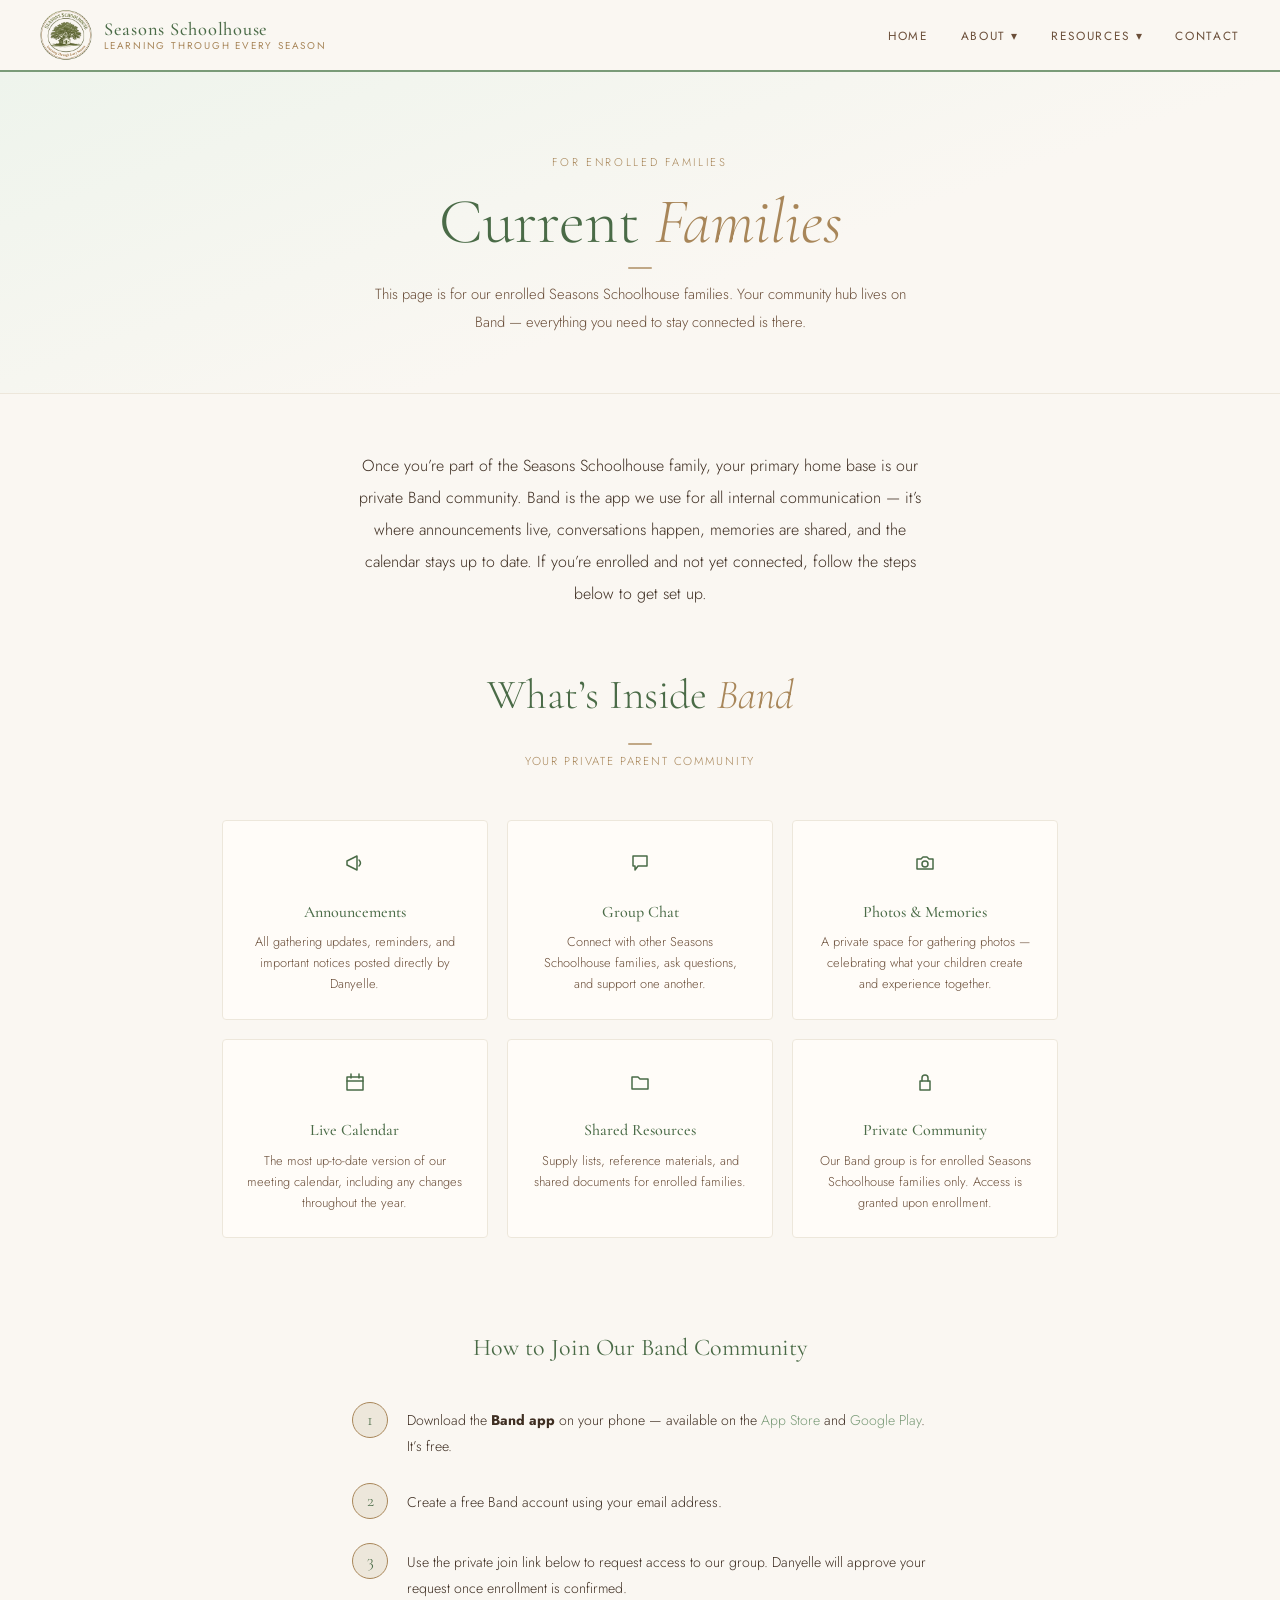
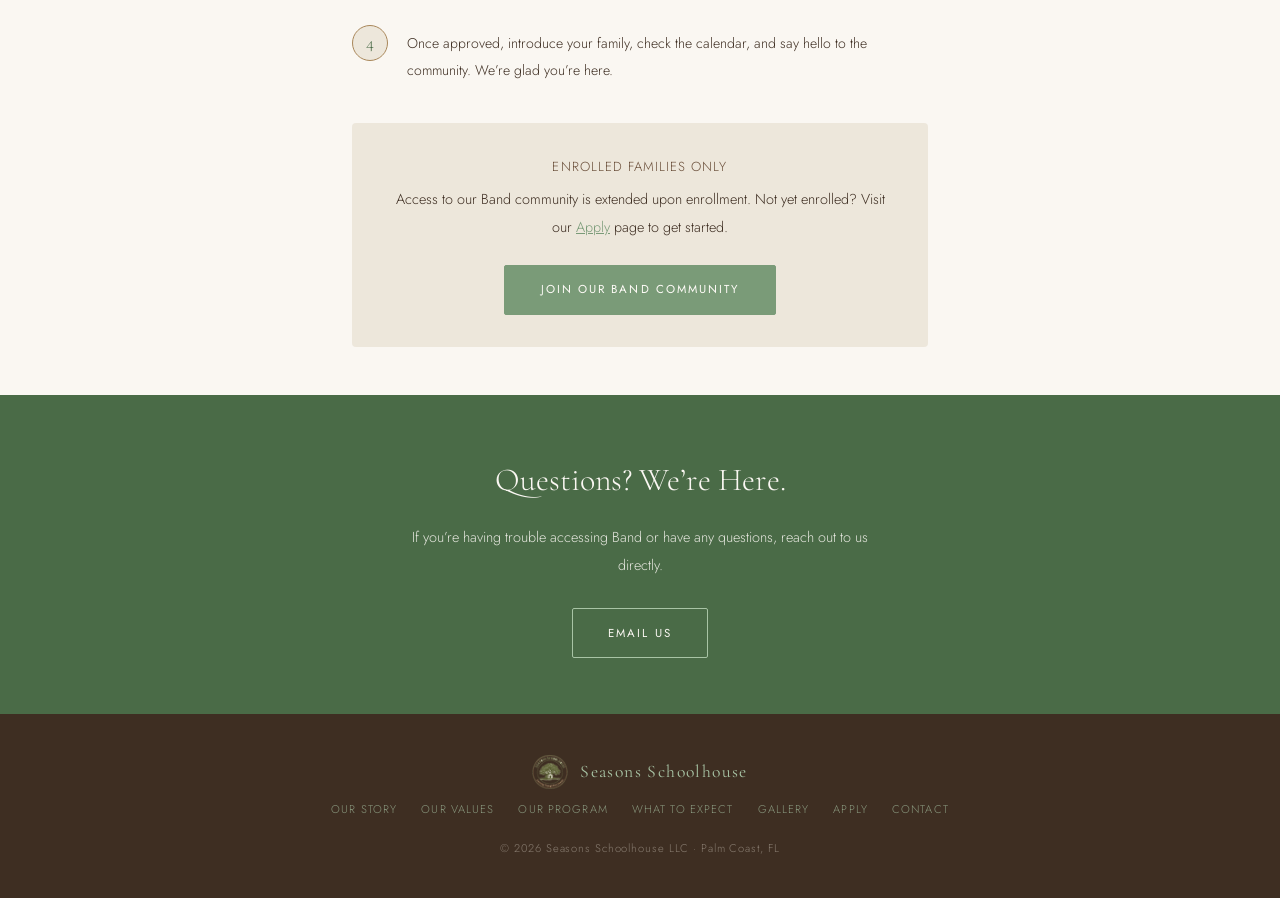
<file: families.html>
<!DOCTYPE html>
<html lang="en">
<head>
  <meta charset="UTF-8" />
  <meta name="viewport" content="width=device-width, initial-scale=1.0" />
  <title>Current Families | Seasons Schoolhouse Homeschool FL</title>
  <meta name="description" content="For current Seasons Schoolhouse families — join our Band community and access resources for our Flagler County, FL homeschool enrichment program." />
  <link rel="canonical" href="https://seasonsschoolhouse.org/families.html" />
  <!-- Favicon set (cream bg — fixes dark-mode blob) -->
  <link rel="icon" type="image/x-icon" href="/favicon.ico" />
  <link rel="icon" type="image/png" sizes="32x32" href="/favicon-32.png" />
  <link rel="icon" type="image/png" sizes="16x16" href="/favicon-16.png" />
  <link rel="apple-touch-icon" sizes="180x180" href="/apple-touch-icon.png" />
  <link rel="manifest" href="/site.webmanifest" />
  <meta name="theme-color" content="#FAF7F2" />
  <meta property="og:title" content="Current Families | Seasons Schoolhouse Homeschool FL" />
  <meta property="og:description" content="Resources, updates, and Band community access for current Seasons Schoolhouse families — a homeschool enrichment program in Flagler County, FL." />
  <meta property="og:image" content="https://seasonsschoolhouse.org/og-image.png" />
  <meta property="og:image:width" content="1200" />
  <meta property="og:image:height" content="630" />
  <meta property="og:image:alt" content="Seasons Schoolhouse — Homeschool Enrichment Program, Flagler County, FL" />
  <meta property="og:type" content="website" />
  <meta property="og:url" content="https://seasonsschoolhouse.org/families.html" />
  <meta property="og:locale" content="en_US" />
  <meta property="og:site_name" content="Seasons Schoolhouse" />
  <meta name="twitter:card" content="summary_large_image" />
  <meta name="twitter:title" content="Current Families | Seasons Schoolhouse Homeschool FL" />
  <meta name="twitter:description" content="Resources, updates, and Band community access for current Seasons Schoolhouse families — a homeschool enrichment program in Flagler County, FL." />
  <meta name="twitter:image" content="https://seasonsschoolhouse.org/og-image.png" />
  <meta name="keywords" content="homeschool enrichment, homeschool co-op Flagler County, homeschool Palm Coast, Christian homeschool Florida, homeschool program 3rd-8th grade, nature study homeschool, STEAM homeschool, homeschool field trips Flagler County, homeschool community Palm Coast" />
  <meta name="author" content="Seasons Schoolhouse" />
  <meta name="robots" content="index, follow" />
  <meta name="geo.region" content="US-FL" />
  <meta name="geo.placename" content="Flagler County, Florida" />
  <link rel="preconnect" href="https://fonts.googleapis.com" />
  <link rel="preconnect" href="https://fonts.gstatic.com" crossorigin />
  <link href="https://fonts.googleapis.com/css2?family=Cormorant+Garamond:ital,wght@0,300;0,400;0,500;0,600;1,300;1,400&family=Jost:wght@300;400;500&display=swap" rel="stylesheet" />
  <style>/* ─── RESET & VARIABLES ─── */
*, *::before, *::after { box-sizing: border-box; margin: 0; padding: 0; }

:root {
  --cream:   #FAF7F2;
  --linen:   #EDE7DB;
  --sage:    #7A9B78;
  --sage-lt: #A8C4A5;
  --moss:    #4A6B47;
  --tan:     #A88659;
  --brown:   #6B4F3A;
  --bark:    #3E2E22;
  --white:   #FFFCF8;
  --shadow:  0 4px 20px rgba(62,46,34,0.08);
}

html { scroll-behavior: smooth; }

body {
  font-family: 'Jost', sans-serif;
  background: var(--cream);
  color: var(--bark);
  font-weight: 300;
  font-size: 16px;
  line-height: 1.8;
  overflow-x: hidden;
}

/* ─── NAV ─── */
nav {
  position: fixed;
  top: 0; left: 0; right: 0;
  z-index: 1000;
  background: rgba(250,247,242,0.97);
  backdrop-filter: blur(10px);
  border-bottom: 1px solid var(--linen);
  padding: 0 2.5rem;
  display: flex;
  align-items: center;
  justify-content: space-between;
  height: 72px;
}

.nav-logo {
  display: flex;
  align-items: center;
  gap: 0.75rem;
  cursor: pointer;
  text-decoration: none;
}

.nav-logo img {
  height: 52px; width: 52px;
  object-fit: contain;
  border-radius: 50%;
}

.nav-logo-text {
  font-family: 'Cormorant Garamond', serif;
  font-size: 1.15rem;
  font-weight: 500;
  letter-spacing: 0.04em;
  color: var(--moss);
  line-height: 1.2;
}

.nav-logo-text span {
  display: block;
  font-size: 0.62rem;
  font-weight: 400;
  letter-spacing: 0.18em;
  text-transform: uppercase;
  color: var(--tan);
  font-family: 'Jost', sans-serif;
}

.nav-links {
  display: flex;
  align-items: center;
  gap: 2rem;
  list-style: none;
}

.nav-links > li > a,
.nav-links > li > button {
  font-family: 'Jost', sans-serif;
  font-size: 0.74rem;
  font-weight: 400;
  letter-spacing: 0.14em;
  text-transform: uppercase;
  color: var(--brown);
  text-decoration: none;
  cursor: pointer;
  background: none;
  border: none;
  padding: 0;
  transition: color 0.2s;
  white-space: nowrap;
}

.nav-links > li > a:hover,
.nav-links > li > button:hover { color: var(--sage); }

.nav-links > li > a.active { color: var(--moss); font-weight: 500; }

/* Dropdowns */
.dropdown { position: relative; }

.dropdown-menu {
  display: none;
  position: absolute;
  top: calc(100% + 14px);
  left: 50%;
  transform: translateX(-50%);
  background: var(--white);
  border: 1px solid var(--linen);
  border-radius: 4px;
  min-width: 200px;
  box-shadow: 0 8px 28px rgba(62,46,34,0.1);
  padding: 0.5rem 0;
  list-style: none;
  z-index: 500;
}

.dropdown-menu.open { display: block; }

.dropdown-menu li a {
  display: block;
  padding: 0.65rem 1.5rem;
  font-family: 'Jost', sans-serif;
  font-size: 0.72rem;
  letter-spacing: 0.12em;
  text-transform: uppercase;
  color: var(--brown);
  text-decoration: none;
  transition: background 0.15s, color 0.15s;
}

.dropdown-menu li a:hover { background: var(--cream); color: var(--sage); }
.dropdown-menu li a.active { color: var(--moss); }

/* Hamburger */
.hamburger {
  display: none;
  flex-direction: column;
  gap: 5px;
  cursor: pointer;
  background: none;
  border: none;
  padding: 4px;
  z-index: 1001;
}
.hamburger span {
  display: block;
  width: 22px; height: 1.5px;
  background: var(--brown);
  transition: 0.3s;
}

/* ─── PAGE WRAPPER ─── */
.page-wrapper {
  min-height: 100vh;
  padding-top: 72px;
  animation: fadeUp 0.45s ease both;
}

@keyframes fadeUp {
  from { opacity: 0; transform: translateY(14px); }
  to   { opacity: 1; transform: translateY(0); }
}

/* ─── BUTTONS ─── */
.btn {
  display: inline-block;
  padding: 0.85rem 2.2rem;
  border: 1px solid var(--sage);
  color: var(--moss);
  font-family: 'Jost', sans-serif;
  font-size: 0.72rem;
  font-weight: 400;
  letter-spacing: 0.18em;
  text-transform: uppercase;
  cursor: pointer;
  background: transparent;
  transition: background 0.25s, color 0.25s, border-color 0.25s;
  border-radius: 2px;
  text-decoration: none;
}
.btn:hover { background: var(--sage); color: var(--white); }
.btn-solid { background: var(--sage); color: var(--white); }
.btn-solid:hover { background: var(--moss); border-color: var(--moss); }
.btn-tan { border-color: var(--tan); color: var(--brown); }
.btn-tan:hover { background: var(--tan); color: var(--white); }

/* ─── PAGE HERO ─── */
.page-hero {
  padding: 5rem 2rem 3.5rem;
  text-align: center;
  border-bottom: 1px solid var(--linen);
  background: var(--cream);
}

.page-label {
  font-size: 0.7rem;
  letter-spacing: 0.24em;
  text-transform: uppercase;
  color: var(--tan);
  margin-bottom: 0.9rem;
}

.page-title {
  font-family: 'Cormorant Garamond', serif;
  font-size: clamp(2.4rem, 5vw, 4rem);
  font-weight: 300;
  color: var(--moss);
  line-height: 1.1;
  margin-bottom: 0.8rem;
}
.page-title em { font-style: italic; color: var(--tan); }

.page-subtitle {
  font-size: 0.92rem;
  color: var(--brown);
  max-width: 560px;
  margin: 0 auto;
  line-height: 1.9;
}

/* ─── DIVIDER ─── */
.divider { width: 40px; height: 1px; background: var(--tan); margin: 1.8rem 0; }
.divider-center { margin: 1.8rem auto; }

/* ─── SECTION HEADING ─── */
.section-heading {
  font-family: 'Cormorant Garamond', serif;
  font-size: clamp(1.7rem, 3.5vw, 2.6rem);
  font-weight: 300;
  color: var(--moss);
  text-align: center;
  margin-bottom: 0.4rem;
}
.section-heading em { font-style: italic; color: var(--tan); }

.section-label {
  text-align: center;
  font-size: 0.72rem;
  letter-spacing: 0.16em;
  text-transform: uppercase;
  color: var(--tan);
  margin-bottom: 3rem;
}

/* ─── CONTENT CONTAINER ─── */
.container {
  max-width: 860px;
  margin: 0 auto;
  padding: 4rem 2rem;
}

.container-wide {
  max-width: 1060px;
  margin: 0 auto;
  padding: 4rem 2rem;
}

/* ─── HOME ─── */
.hero {
  display: flex;
  flex-direction: column;
  align-items: center;
  justify-content: center;
  text-align: center;
  min-height: calc(100vh - 72px);
  padding: 4rem 2rem 5rem;
  position: relative;
  overflow: hidden;
}

.hero::before {
  content: '';
  position: absolute;
  width: 640px; height: 640px;
  border-radius: 50%;
  border: 1px solid var(--sage-lt);
  opacity: 0.22;
  top: 50%; left: 50%;
  transform: translate(-50%, -50%);
  pointer-events: none;
}
.hero::after {
  content: '';
  position: absolute;
  width: 950px; height: 950px;
  border-radius: 50%;
  border: 1px solid var(--tan);
  opacity: 0.1;
  top: 50%; left: 50%;
  transform: translate(-50%, -50%);
  pointer-events: none;
}

.hero-logo {
  width: 130px; height: 130px;
  object-fit: contain; border-radius: 50%;
  margin-bottom: 1.8rem;
  position: relative; z-index: 1;
}

.hero-eyebrow {
  font-size: 0.7rem; letter-spacing: 0.24em;
  text-transform: uppercase; color: var(--tan);
  margin-bottom: 1rem;
  position: relative; z-index: 1;
}

.hero-title {
  font-family: 'Cormorant Garamond', serif;
  font-size: clamp(3rem, 7vw, 5.5rem);
  font-weight: 300; line-height: 1.08;
  color: var(--moss); margin-bottom: 0.3em;
  position: relative; z-index: 1;
}
.hero-title em { font-style: italic; color: var(--tan); }

.hero-subtitle {
  font-family: 'Cormorant Garamond', serif;
  font-size: clamp(1.05rem, 2.2vw, 1.35rem);
  font-weight: 300; font-style: italic;
  color: var(--brown); margin-bottom: 1.5rem;
  position: relative; z-index: 1;
}

.hero-tagline {
  font-size: 0.9rem; letter-spacing: 0.03em;
  color: var(--brown); max-width: 480px;
  margin-bottom: 2.8rem; line-height: 1.9;
  position: relative; z-index: 1;
}

.hero-btns {
  display: flex; gap: 1rem;
  flex-wrap: wrap; justify-content: center;
  position: relative; z-index: 1;
}

/* Pillars */
.pillars {
  background: var(--linen);
  padding: 3.5rem 2rem;
  display: grid;
  grid-template-columns: repeat(auto-fit, minmax(180px, 1fr));
  gap: 2rem; text-align: center;
}
.pillar-icon { font-size: 1.6rem; margin-bottom: 0.6rem; display: block; }
.pillar h3 {
  font-family: 'Cormorant Garamond', serif;
  font-size: 1.08rem; font-weight: 500;
  color: var(--moss); margin-bottom: 0.35rem;
}
.pillar p { font-size: 0.84rem; color: var(--brown); line-height: 1.75; }

/* Quote band */
.quote-band {
  padding: 4.5rem 2rem; text-align: center;
  background: var(--moss);
}
.quote-band blockquote {
  font-family: 'Cormorant Garamond', serif;
  font-size: clamp(1.3rem, 3vw, 2rem);
  font-weight: 300; font-style: italic;
  color: var(--cream); max-width: 680px;
  margin: 0 auto; line-height: 1.55;
}
.quote-band cite {
  display: block; margin-top: 1.2rem;
  font-family: 'Jost', sans-serif; font-style: normal;
  font-size: 0.7rem; letter-spacing: 0.18em;
  text-transform: uppercase; color: var(--sage-lt);
}

/* ─── OUR STORY ─── */
.story-grid {
  display: grid;
  grid-template-columns: 1fr 2fr;
  gap: 4rem;
  align-items: start;
}

.story-sidebar { position: sticky; top: 90px; }

.founder-initial {
  width: 110px; height: 110px;
  border-radius: 50%;
  background: var(--linen);
  border: 2px solid var(--sage-lt);
  display: flex; align-items: center; justify-content: center;
  font-family: 'Cormorant Garamond', serif;
  font-size: 2.8rem; font-weight: 300;
  color: var(--sage); margin-bottom: 1.2rem;
}

.founder-name {
  font-family: 'Cormorant Garamond', serif;
  font-size: 1.35rem; font-weight: 500;
  color: var(--bark); margin-bottom: 0.2rem;
}
.founder-role {
  font-size: 0.7rem; letter-spacing: 0.14em;
  text-transform: uppercase; color: var(--tan);
}

.story-body p {
  font-size: 1rem; color: var(--bark);
  line-height: 2; margin-bottom: 1.4rem;
}
.story-body p:first-child::first-letter {
  font-family: 'Cormorant Garamond', serif;
  font-size: 3rem; font-weight: 300;
  float: left; line-height: 0.8;
  margin-right: 0.1em; color: var(--sage);
}

.story-links {
  display: grid;
  grid-template-columns: 1fr 1fr;
  gap: 1rem;
  margin-top: 3rem;
}

.story-link-card {
  background: var(--white);
  border: 1px solid var(--linen);
  border-radius: 4px;
  padding: 1.5rem;
  text-decoration: none;
  transition: border-color 0.2s, box-shadow 0.2s;
}
.story-link-card:hover {
  border-color: var(--sage-lt);
  box-shadow: var(--shadow);
}
.story-link-card h4 {
  font-family: 'Cormorant Garamond', serif;
  font-size: 1.1rem; font-weight: 500;
  color: var(--moss); margin-bottom: 0.35rem;
}
.story-link-card p { font-size: 0.8rem; color: var(--brown); line-height: 1.65; }
.story-link-card .arrow {
  display: inline-block; margin-top: 0.6rem;
  font-size: 0.7rem; letter-spacing: 0.1em;
  text-transform: uppercase; color: var(--tan);
}

/* ─── VALUES ─── */
.values-intro {
  max-width: 660px;
  margin: 0 auto;
  text-align: center;
  padding: 3.5rem 2rem 1rem;
}
.values-intro p { font-size: 1rem; color: var(--bark); line-height: 2; }

.values-grid {
  display: grid;
  grid-template-columns: repeat(auto-fit, minmax(280px, 1fr));
  gap: 1.5rem;
  max-width: 960px;
  margin: 3rem auto;
  padding: 0 2rem;
}

.value-card {
  background: var(--white);
  border: 1px solid var(--linen);
  border-radius: 4px;
  padding: 2rem;
  transition: box-shadow 0.2s;
}
.value-card:hover { box-shadow: var(--shadow); }

.value-icon { font-size: 1.6rem; margin-bottom: 0.8rem; display: block; }
.value-card h3 {
  font-family: 'Cormorant Garamond', serif;
  font-size: 1.2rem; font-weight: 500;
  color: var(--moss); margin-bottom: 0.5rem;
}
.value-card p { font-size: 0.86rem; color: var(--brown); line-height: 1.8; }

.values-closing {
  background: var(--moss);
  padding: 4rem 2rem;
  text-align: center;
}
.values-closing p {
  font-family: 'Cormorant Garamond', serif;
  font-size: clamp(1.2rem, 2.5vw, 1.7rem);
  font-weight: 300; font-style: italic;
  color: var(--cream); max-width: 640px;
  margin: 0 auto; line-height: 1.6;
}

/* ─── PROGRAM ─── */
.program-intro {
  max-width: 680px;
  margin: 0 auto;
  text-align: center;
  padding: 3.5rem 2rem 1rem;
}
.program-intro p { font-size: 1rem; color: var(--bark); line-height: 2; }

.program-section {
  max-width: 900px;
  margin: 0 auto;
  padding: 3rem 2rem;
}

.program-section h3 {
  font-family: 'Cormorant Garamond', serif;
  font-size: 1.6rem; font-weight: 400;
  color: var(--moss); margin-bottom: 0.5rem;
}

.program-section p {
  font-size: 0.92rem; color: var(--bark);
  line-height: 2; margin-bottom: 1.2rem;
}

.program-divider {
  border: none;
  border-top: 1px solid var(--linen);
  margin: 0 2rem;
}

.areas-grid {
  display: grid;
  grid-template-columns: repeat(auto-fit, minmax(220px, 1fr));
  gap: 1.2rem;
  max-width: 960px;
  margin: 3rem auto;
  padding: 0 2rem;
}

.area-card {
  background: var(--white);
  border: 1px solid var(--linen);
  border-radius: 4px;
  padding: 1.6rem;
  display: flex; gap: 1rem;
  align-items: flex-start;
}
.area-card .icon { font-size: 1.3rem; flex-shrink: 0; margin-top: 0.1rem; }
.area-card h4 {
  font-family: 'Cormorant Garamond', serif;
  font-size: 1.05rem; font-weight: 500;
  color: var(--moss); margin-bottom: 0.3rem;
}
.area-card p { font-size: 0.82rem; color: var(--brown); line-height: 1.75; }

.program-strip {
  background: var(--linen);
  padding: 3rem 2rem;
}

/* ─── APPLY ─── */
.apply-intro {
  max-width: 680px;
  margin: 0 auto;
  text-align: center;
  padding: 3.5rem 2rem 2rem;
}
.apply-intro p { font-size: 1rem; color: var(--bark); line-height: 2; }

.prereview {
  background: var(--linen);
  padding: 3rem 2rem;
}
.prereview-inner {
  max-width: 760px;
  margin: 0 auto;
}
.prereview h3 {
  font-family: 'Cormorant Garamond', serif;
  font-size: 1.5rem; font-weight: 400;
  color: var(--moss); margin-bottom: 0.5rem;
  text-align: center;
}
.prereview p {
  font-size: 0.9rem; color: var(--brown);
  line-height: 1.9; text-align: center;
  margin-bottom: 2rem;
}

.prereview-cards {
  display: grid;
  grid-template-columns: repeat(auto-fit, minmax(200px, 1fr));
  gap: 1rem;
}

.prereview-card {
  background: var(--white);
  border: 1px solid rgba(196,168,130,0.3);
  border-radius: 4px;
  padding: 1.5rem;
  text-decoration: none;
  text-align: center;
  transition: box-shadow 0.2s, border-color 0.2s;
}
.prereview-card:hover {
  box-shadow: var(--shadow);
  border-color: var(--sage-lt);
}
.prereview-card .icon { font-size: 1.5rem; display: block; margin-bottom: 0.6rem; }
.prereview-card h4 {
  font-family: 'Cormorant Garamond', serif;
  font-size: 1rem; font-weight: 500;
  color: var(--moss); margin-bottom: 0.3rem;
}
.prereview-card p { font-size: 0.78rem; color: var(--brown); line-height: 1.6; }

/* Apply steps */
.apply-steps {
  max-width: 780px;
  margin: 0 auto;
  padding: 4rem 2rem;
}

.apply-steps h3 {
  font-family: 'Cormorant Garamond', serif;
  font-size: 1.6rem; font-weight: 400;
  color: var(--moss); margin-bottom: 2.5rem;
  text-align: center;
}

.steps-list { list-style: none; }

.step-item {
  display: flex;
  gap: 1.5rem;
  align-items: flex-start;
  margin-bottom: 2rem;
  padding-bottom: 2rem;
  border-bottom: 1px solid var(--linen);
}
.step-item:last-child { border-bottom: none; margin-bottom: 0; padding-bottom: 0; }

.step-number {
  flex-shrink: 0;
  width: 44px; height: 44px;
  border-radius: 50%;
  background: var(--linen);
  border: 1px solid var(--tan);
  display: flex; align-items: center; justify-content: center;
  font-family: 'Cormorant Garamond', serif;
  font-size: 1.2rem; font-weight: 500;
  color: var(--moss);
}

.step-content h4 {
  font-family: 'Cormorant Garamond', serif;
  font-size: 1.1rem; font-weight: 500;
  color: var(--moss); margin-bottom: 0.3rem;
}
.step-content p { font-size: 0.86rem; color: var(--brown); line-height: 1.8; }

.apply-cta {
  background: var(--linen);
  padding: 3.5rem 2rem;
  text-align: center;
}
.apply-cta p {
  font-size: 0.92rem; color: var(--brown);
  line-height: 1.9; max-width: 520px;
  margin: 0 auto 1.8rem;
}

/* ─── HANDBOOK ─── */
.handbook-wrapper {
  max-width: 780px;
  margin: 0 auto;
  padding: 3rem 2rem 5rem;
}

.handbook-section {
  margin-bottom: 3rem;
  padding-bottom: 3rem;
  border-bottom: 1px solid var(--linen);
}
.handbook-section:last-child { border-bottom: none; }

.handbook-section h2 {
  font-family: 'Cormorant Garamond', serif;
  font-size: 1.5rem; font-weight: 500;
  color: var(--moss); margin-bottom: 0.5rem;
}
.handbook-section h3 {
  font-family: 'Cormorant Garamond', serif;
  font-size: 1.15rem; font-weight: 500;
  color: var(--brown); margin: 1.4rem 0 0.4rem;
}
.handbook-section p {
  font-size: 0.9rem; color: var(--bark);
  line-height: 2; margin-bottom: 0.9rem;
}
.handbook-section ul {
  list-style: none; padding-left: 0;
  margin-bottom: 0.9rem;
}
.handbook-section ul li {
  font-size: 0.9rem; color: var(--bark);
  line-height: 1.9; padding-left: 1.3rem;
  position: relative;
}
.handbook-section ul li::before {
  content: '·';
  position: absolute; left: 0;
  color: var(--tan); font-size: 1.2rem;
}

.handbook-toc {
  background: var(--linen);
  border-radius: 4px;
  padding: 2rem;
  margin-bottom: 3rem;
}
.handbook-toc h3 {
  font-family: 'Cormorant Garamond', serif;
  font-size: 1.1rem; font-weight: 500;
  color: var(--moss); margin-bottom: 1rem;
}
.handbook-toc ol {
  padding-left: 1.2rem;
}
.handbook-toc ol li {
  font-size: 0.84rem; color: var(--brown);
  line-height: 2;
}
.handbook-toc ol li a {
  color: var(--brown); text-decoration: none;
  transition: color 0.2s;
}
.handbook-toc ol li a:hover { color: var(--sage); }

.handbook-download-bar {
  background: var(--moss);
  padding: 2rem;
  text-align: center;
  display: flex;
  align-items: center;
  justify-content: center;
  gap: 1.5rem;
  flex-wrap: wrap;
}
.handbook-download-bar p {
  font-size: 0.88rem;
  color: var(--cream);
  letter-spacing: 0.04em;
}

/* ─── CALENDAR ─── */
.calendar-wrapper {
  max-width: 900px;
  margin: 0 auto;
  padding: 3rem 2rem 5rem;
}

.calendar-year-label {
  font-family: 'Cormorant Garamond', serif;
  font-size: 1.1rem; font-weight: 400;
  color: var(--tan); letter-spacing: 0.1em;
  text-align: center; margin-bottom: 2.5rem;
}

.calendar-grid {
  display: grid;
  grid-template-columns: repeat(auto-fit, minmax(260px, 1fr));
  gap: 1.5rem;
}

.cal-month {
  background: var(--white);
  border: 1px solid var(--linen);
  border-radius: 4px;
  overflow: hidden;
}

.cal-month-header {
  background: var(--linen);
  padding: 0.9rem 1.2rem;
  font-family: 'Cormorant Garamond', serif;
  font-size: 1.05rem; font-weight: 500;
  color: var(--moss);
  display: flex;
  justify-content: space-between;
  align-items: center;
}

.cal-month-header span {
  font-family: 'Jost', sans-serif;
  font-size: 0.68rem; font-weight: 400;
  letter-spacing: 0.1em; color: var(--tan);
}

.cal-days-header {
  display: grid;
  grid-template-columns: repeat(7, 1fr);
  padding: 0.6rem 0.8rem 0;
}

.cal-day-label {
  text-align: center;
  font-size: 0.6rem;
  letter-spacing: 0.1em;
  text-transform: uppercase;
  color: var(--tan);
  font-weight: 400;
  padding: 0.3rem 0;
}

.cal-days {
  display: grid;
  grid-template-columns: repeat(7, 1fr);
  padding: 0.3rem 0.8rem 0.8rem;
  gap: 2px;
}

.cal-day {
  text-align: center;
  font-size: 0.8rem;
  color: var(--brown);
  padding: 0.35rem 0.2rem;
  border-radius: 50%;
  aspect-ratio: 1;
  display: flex;
  align-items: center;
  justify-content: center;
  cursor: default;
}

.cal-day.empty { color: transparent; }
.cal-day.other-month { color: rgba(107,79,58,0.25); }

.cal-day.meeting {
  background: var(--sage);
  color: var(--white);
  font-weight: 500;
  border-radius: 50%;
  cursor: pointer;
  position: relative;
}

.cal-day.special {
  background: var(--moss);
  color: var(--white);
  font-weight: 500;
  border-radius: 50%;
}

.cal-day.break {
  background: var(--linen);
  color: var(--tan);
  border-radius: 50%;
  font-size: 0.7rem;
}

.cal-day.today {
  border: 1px solid var(--tan);
}

/* Meeting list */
.meeting-list {
  background: var(--linen);
  padding: 3rem 2rem;
  margin-top: 3rem;
  border-radius: 4px;
}

.meeting-list h3 {
  font-family: 'Cormorant Garamond', serif;
  font-size: 1.4rem; font-weight: 400;
  color: var(--moss); margin-bottom: 1.5rem;
  text-align: center;
}

.meeting-items {
  max-width: 600px;
  margin: 0 auto;
  display: flex;
  flex-direction: column;
  gap: 0.6rem;
}

.meeting-item {
  display: flex;
  align-items: center;
  gap: 1rem;
  padding: 0.7rem 1rem;
  background: var(--white);
  border-radius: 3px;
  border-left: 3px solid var(--sage);
}

.meeting-item.special-event { border-left-color: var(--moss); }
.meeting-item.break-item { border-left-color: var(--linen); background: transparent; }

.meeting-date {
  font-family: 'Jost', sans-serif;
  font-size: 0.78rem; font-weight: 400;
  color: var(--moss); min-width: 120px;
  letter-spacing: 0.04em;
}

.meeting-name {
  font-size: 0.86rem;
  color: var(--brown);
}

.meeting-item.special-event .meeting-name { color: var(--moss); font-weight: 500; }
.meeting-item.break-item .meeting-name { color: var(--tan); font-style: italic; }

.cal-legend {
  display: flex;
  gap: 1.5rem;
  justify-content: center;
  margin-top: 2rem;
  flex-wrap: wrap;
}

.legend-item {
  display: flex;
  align-items: center;
  gap: 0.5rem;
  font-size: 0.76rem;
  color: var(--brown);
}

.legend-dot {
  width: 12px; height: 12px;
  border-radius: 50%;
}
.legend-dot.meeting { background: var(--sage); }
.legend-dot.special { background: var(--moss); }

/* ─── CURRENT FAMILIES ─── */
.families-intro {
  max-width: 640px;
  margin: 0 auto;
  text-align: center;
  padding: 3.5rem 2rem 2rem;
}
.families-intro p { font-size: 1rem; color: var(--bark); line-height: 2; }

.band-features {
  display: grid;
  grid-template-columns: repeat(3, 1fr);
  gap: 1.2rem;
  max-width: 900px;
  margin: 2.5rem auto;
  padding: 0 2rem;
}

.band-feature {
  background: var(--white);
  border: 1px solid var(--linen);
  border-radius: 4px;
  padding: 1.5rem;
  text-align: center;
}
.band-feature .icon { font-size: 1.5rem; margin-bottom: 0.6rem; display: block; }
.band-feature h4 {
  font-family: 'Cormorant Garamond', serif;
  font-size: 1rem; font-weight: 500;
  color: var(--moss); margin-bottom: 0.3rem;
}
.band-feature p { font-size: 0.8rem; color: var(--brown); line-height: 1.65; }

.band-steps {
  max-width: 640px;
  margin: 0 auto;
  padding: 3rem 2rem;
}

.band-steps h3 {
  font-family: 'Cormorant Garamond', serif;
  font-size: 1.5rem; font-weight: 400;
  color: var(--moss); margin-bottom: 2rem;
  text-align: center;
}

.band-step {
  display: flex;
  gap: 1.2rem;
  align-items: flex-start;
  margin-bottom: 1.5rem;
}

.band-step-num {
  flex-shrink: 0;
  width: 36px; height: 36px;
  border-radius: 50%;
  background: var(--linen);
  border: 1px solid var(--tan);
  display: flex; align-items: center; justify-content: center;
  font-family: 'Cormorant Garamond', serif;
  font-size: 1.1rem; color: var(--moss);
}

.band-step p {
  font-size: 0.88rem; color: var(--bark);
  line-height: 1.85; padding-top: 0.35rem;
}

.band-step p a {
  color: var(--sage);
  text-decoration: none;
}
.band-step p a:hover { text-decoration: underline; }

.band-cta {
  background: var(--moss);
  padding: 3.5rem 2rem;
  text-align: center;
}
.band-cta p {
  font-size: 0.9rem; color: var(--cream);
  line-height: 1.9; max-width: 460px;
  margin: 0 auto 1.8rem;
  opacity: 0.88;
}

/* ─── CONTACT ─── */
.contact-wrap {
  max-width: 860px;
  margin: 0 auto;
  padding: 4rem 2rem 6rem;
  display: grid;
  grid-template-columns: 1fr 1.5fr;
  gap: 4rem;
}

.contact-info h3 {
  font-family: 'Cormorant Garamond', serif;
  font-size: 1.5rem; font-weight: 400;
  color: var(--moss); margin-bottom: 1rem;
}
.contact-info p {
  font-size: 0.9rem; color: var(--brown);
  line-height: 1.9; margin-bottom: 1.6rem;
}

.contact-detail {
  display: flex; align-items: center;
  gap: 0.8rem; margin-bottom: 0.9rem;
  font-size: 0.84rem; color: var(--brown);
}
.contact-detail a { color: var(--sage); text-decoration: none; }
.contact-detail a:hover { text-decoration: underline; }
.contact-icon { font-size: 1rem; }

.contact-form { display: flex; flex-direction: column; gap: 1.1rem; }
.form-row { display: grid; grid-template-columns: 1fr 1fr; gap: 1rem; }

.field { display: flex; flex-direction: column; gap: 0.4rem; }
.field label {
  font-size: 0.7rem; letter-spacing: 0.14em;
  text-transform: uppercase; color: var(--brown); font-weight: 400;
}
.field input, .field select, .field textarea {
  background: var(--white); border: 1px solid var(--linen);
  border-radius: 3px; padding: 0.75rem 1rem;
  font-family: 'Jost', sans-serif;
  font-size: 0.88rem; color: var(--bark);
  font-weight: 300; transition: border-color 0.2s;
  outline: none; width: 100%;
}
.field input:focus,
.field select:focus,
.field textarea:focus { border-color: var(--sage); }
.field textarea { resize: vertical; min-height: 120px; }
.form-note { font-size: 0.76rem; color: var(--brown); opacity: 0.7; line-height: 1.7; }

.form-success {
  display: none;
  background: var(--linen);
  border: 1px solid var(--sage-lt);
  border-radius: 4px;
  padding: 1.2rem 1.5rem;
  font-size: 0.88rem;
  color: var(--moss); line-height: 1.7;
}

/* ─── VALUES STRIP ─── */
.values-strip {
  background: var(--linen); padding: 3rem 2rem;
  display: flex; flex-wrap: wrap;
  gap: 1rem; justify-content: center;
}
.value-tag {
  padding: 0.5rem 1.2rem;
  border: 1px solid var(--tan);
  border-radius: 30px;
  font-size: 0.75rem; letter-spacing: 0.1em;
  text-transform: uppercase; color: var(--brown);
}

/* ─── FOOTER ─── */
footer {
  background: var(--bark);
  color: var(--linen);
  text-align: center;
  padding: 2.5rem 2rem;
}
.footer-logo-wrap {
  display: flex; align-items: center;
  justify-content: center; gap: 0.75rem;
  margin-bottom: 0.6rem;
}
.footer-logo-wrap img {
  width: 36px; height: 36px;
  border-radius: 50%; opacity: 0.85;
}
.footer-logo {
  font-family: 'Cormorant Garamond', serif;
  font-size: 1.1rem; font-weight: 400;
  letter-spacing: 0.08em; color: var(--sage-lt);
}
footer p { font-size: 0.7rem; letter-spacing: 0.08em; opacity: 0.42; }
.footer-links {
  display: flex; gap: 1.5rem;
  justify-content: center;
  margin-bottom: 1rem;
  flex-wrap: wrap;
}
.footer-links a {
  font-size: 0.7rem; letter-spacing: 0.1em;
  text-transform: uppercase;
  color: var(--sage-lt); text-decoration: none;
  opacity: 0.7; transition: opacity 0.2s;
}
.footer-links a:hover { opacity: 1; }

/* ─── MOBILE ─── */
@media (max-width: 768px) {
  .hamburger { display: flex; }

  nav { padding: 0 1.5rem; }

  .nav-links {
    display: none;
    position: fixed;
    top: 72px; left: 0; right: 0;
    background: var(--white);
    flex-direction: column;
    padding: 1.5rem;
    gap: 0;
    border-bottom: 1px solid var(--linen);
    box-shadow: 0 8px 24px rgba(62,46,34,0.08);
    max-height: calc(100vh - 72px);
    overflow-y: auto;
  }

  .nav-links.open { display: flex; }

  .nav-links > li {
    border-bottom: 1px solid var(--linen);
    padding: 0;
  }
  .nav-links > li:last-child { border-bottom: none; }

  .nav-links > li > a,
  .nav-links > li > button {
    display: block;
    padding: 1rem 0;
    font-size: 0.8rem;
    width: 100%;
    text-align: left;
  }

  .dropdown-menu {
    position: static;
    transform: none;
    box-shadow: none;
    border: none;
    border-top: 1px solid var(--linen);
    padding: 0 0 0.5rem 1rem;
    display: none;
    min-width: unset;
  }
  .dropdown-menu.open { display: block; }
  .dropdown-menu li a { padding: 0.6rem 0; }

  .story-grid { grid-template-columns: 1fr; gap: 2rem; }
  .story-links { grid-template-columns: 1fr; }
  .story-sidebar { position: static; }

  .contact-wrap { grid-template-columns: 1fr; gap: 2.5rem; }
  .form-row { grid-template-columns: 1fr; }
}

@media (max-width: 480px) {
  .nav-logo-text { display: none; }
  .hero-title { font-size: 2.6rem; }
  .page-title { font-size: 2rem; }
  .container { padding: 2.5rem 1.2rem; }
}

/* ─── NAV — green bottom border ─── */
nav { border-bottom: 2px solid var(--sage) !important; }

/* ─── NAV — active item underline ─── */
.nav-links > li > a.active {
  color: var(--moss);
  font-weight: 500;
  position: relative;
}
.nav-links > li > a.active::after {
  content: '';
  position: absolute;
  bottom: -4px; left: 0; right: 0;
  height: 2px;
  background: var(--sage);
  border-radius: 2px;
}

/* ─── PILLAR HOVER ─── */
.pillar {
  padding: 1.2rem;
  border-radius: 4px;
  border: 1px solid transparent;
  transition: border-color 0.25s, box-shadow 0.25s;
}
.pillar:hover {
  border-top: 3px solid var(--sage);
  box-shadow: 0 4px 18px rgba(62,46,34,0.08);
  background: var(--white);
}

/* ─── PAGE HERO GRADIENT ─── */
.page-hero {
  background: linear-gradient(160deg, #eef4ec 0%, var(--cream) 60%) !important;
}

/* ─── HEADING ACCENT LINE ─── */
.section-heading::after,
.page-title::after {
  content: '';
  display: block;
  width: 36px; height: 2px;
  background: var(--tan);
  margin: 0.7rem auto 0;
  border-radius: 2px;
}

/* ─── BUTTONS — slightly thicker border ─── */
.btn { border-width: 1.5px !important; }

/* ─── FOOTER LINK HOVER UNDERLINE ─── */
.footer-links a { position: relative; padding-bottom: 2px; }
.footer-links a::after {
  content: '';
  position: absolute;
  bottom: 0; left: 0; right: 0;
  height: 1px;
  background: var(--sage-lt);
  transform: scaleX(0);
  transition: transform 0.2s ease;
}
.footer-links a:hover::after { transform: scaleX(1); }

/* ─── STORY & VALUE CARD HOVER ─── */
.story-link-card {
  border-top: 3px solid transparent;
  transition: border-color 0.25s, box-shadow 0.25s;
}
.story-link-card:hover { border-top-color: var(--sage); }

.value-card {
  border-top: 3px solid transparent;
  transition: border-top-color 0.25s, box-shadow 0.25s;
}
.value-card:hover {
  border-top-color: var(--sage);
  box-shadow: 0 4px 18px rgba(62,46,34,0.08);
}

/* ─── FOUNDER PHOTO ─── */
.founder-photo {
  width: 160px; height: 160px;
  border-radius: 50%;
  object-fit: cover;
  border: 3px solid var(--sage-lt);
  margin-bottom: 1.2rem;
  display: block;
}

/* ─── DROPDOWN HOVER (desktop) ─── */
@media (min-width: 769px) {
  .dropdown:hover .dropdown-menu { display: block; }
}

/* ─── HERO circles off ─── */
.hero::before, .hero::after { display: none; }

/* ─── DROPDOWN HOVER (desktop) ─── */
@media (min-width: 769px) {
  .dropdown:hover .dropdown-menu { display: block; }
}

/* ─── HERO — remove decorative circles ─── */
.hero::before, .hero::after { display: none; }

/* ─── NAV — sage green bottom border ─── */
nav { border-bottom: 2px solid var(--sage) !important; }

/* ─── NAV — active page underline ─── */
.nav-links > li > a.active {
  color: var(--moss); font-weight: 500; position: relative;
}
.nav-links > li > a.active::after {
  content: '';
  position: absolute;
  bottom: -4px; left: 0; right: 0;
  height: 2px; background: var(--sage); border-radius: 2px;
}

/* ─── PILLAR SECTION — subtle top border to ease transition ─── */
.pillars {
  border-top: 3px solid var(--linen);
}
.pillar {
  padding: 1.2rem; border-radius: 4px;
  border: 1px solid transparent;
  transition: border-color 0.25s, box-shadow 0.25s, background 0.25s;
}
.pillar:hover {
  border-top: 3px solid var(--sage);
  box-shadow: 0 4px 18px rgba(62,46,34,0.08);
  background: var(--white);
}

/* ─── PAGE HERO — sage-to-cream gradient ─── */
.page-hero {
  background: linear-gradient(160deg, #eef4ec 0%, var(--cream) 60%) !important;
}

/* ─── HEADING ACCENT LINE — shorter, lighter ─── */
.section-heading::after,
.page-title::after {
  content: '';
  display: block;
  width: 24px; height: 2px;
  background: var(--tan);
  margin: 0.6rem auto 0;
  border-radius: 2px;
  opacity: 0.7;
}

/* ─── BUTTONS — slightly thicker border ─── */
.btn { border-width: 1.5px !important; }

/* ─── FOOTER LINK HOVER ─── */
.footer-links a { position: relative; padding-bottom: 2px; }
.footer-links a::after {
  content: '';
  position: absolute;
  bottom: 0; left: 0; right: 0;
  height: 1px; background: var(--sage-lt);
  transform: scaleX(0);
  transition: transform 0.2s ease;
}
.footer-links a:hover::after { transform: scaleX(1); }

/* ─── STORY & VALUE & AREA CARD HOVER ─── */
.story-link-card {
  border-top: 3px solid transparent;
  transition: border-color 0.25s, box-shadow 0.25s;
}
.story-link-card:hover { border-top-color: var(--sage); }

.value-card {
  border-top: 3px solid transparent;
  transition: border-top-color 0.25s, box-shadow 0.25s;
}
.value-card:hover {
  border-top-color: var(--sage);
  box-shadow: 0 4px 18px rgba(62,46,34,0.08);
}

/* ─── VALUES SECTION — linen background wrap ─── */
.values-section-wrap {
  background: var(--linen);
  padding: 1rem 0 3rem;
}

/* ─── FOUNDER PHOTO ─── */
.founder-photo {
  width: 160px; height: 160px;
  border-radius: 50%;
  object-fit: cover;
  border: 3px solid var(--sage-lt);
  margin-bottom: 1.2rem;
  display: block;
}

/* ─── GALLERY — botanical placeholder pattern ─── */
.gallery-placeholder {
  background: repeating-linear-gradient(
    45deg,
    var(--linen),
    var(--linen) 4px,
    var(--cream) 4px,
    var(--cream) 20px
  );
  width: 100%; height: 100%;
  display: flex; flex-direction: column;
  align-items: center; justify-content: center;
  gap: 0.6rem; color: var(--tan);
  font-family: 'Jost', sans-serif;
  font-size: 0.72rem; letter-spacing: 0.1em;
  text-transform: uppercase;
}
.gallery-placeholder span { font-size: 1.8rem; opacity: 0.6; }

/* ─── HANDBOOK — sticky TOC sidebar (desktop) ─── */
.handbook-layout {
  display: grid;
  grid-template-columns: 220px 1fr;
  gap: 3rem;
  max-width: 960px;
  margin: 0 auto;
  padding: 3rem 2rem 5rem;
  align-items: start;
}
.handbook-toc-sticky {
  position: sticky;
  top: 90px;
  background: var(--linen);
  border-radius: 4px;
  padding: 1.5rem;
}
.handbook-toc-sticky h3 {
  font-family: 'Cormorant Garamond', serif;
  font-size: 1rem; font-weight: 500;
  color: var(--moss); margin-bottom: 1rem;
}
.handbook-toc-sticky ol {
  padding-left: 1.2rem;
  counter-reset: toc-counter;
  list-style: none;
  padding-left: 0;
}
.handbook-toc-sticky ol li {
  font-size: 0.78rem; color: var(--brown);
  line-height: 1.5; padding: 0.3rem 0;
  border-bottom: 1px solid rgba(196,168,130,0.2);
}
.handbook-toc-sticky ol li:last-child { border-bottom: none; }
.handbook-toc-sticky ol li a {
  color: var(--brown); text-decoration: none;
  transition: color 0.2s;
}
.handbook-toc-sticky ol li a:hover { color: var(--sage); }

/* ─── QUOTE ROTATOR ─── */
.quote-band {
  position: relative; background: var(--moss);
  overflow: hidden; padding: 0;
}
.quote-slides-wrap { position: relative; }
.quote-slide {
  position: absolute;
  top: 0; left: 0; right: 0;
  padding: 4.5rem 2rem 3rem;
  display: flex; flex-direction: column;
  align-items: center; justify-content: center;
  text-align: center;
  opacity: 0; transition: opacity 1.2s ease;
  pointer-events: none;
}
.quote-slide.active { opacity: 1; pointer-events: auto; position: relative; }
.quote-slide blockquote {
  font-family: 'Cormorant Garamond', serif;
  font-size: clamp(1.2rem, 3vw, 1.85rem);
  font-weight: 300; font-style: italic;
  color: var(--cream); max-width: 720px;
  line-height: 1.65; margin: 0 auto 1.2rem;
}
.quote-slide cite {
  font-family: 'Jost', sans-serif; font-style: normal;
  font-size: 0.7rem; letter-spacing: 0.18em;
  text-transform: uppercase; color: var(--sage-lt);
}
.quote-dots {
  display: flex; justify-content: center;
  gap: 0.55rem; padding: 0 0 1.8rem;
  background: var(--moss);
}
.quote-dot {
  width: 7px; height: 7px; border-radius: 50%;
  background: var(--sage-lt); opacity: 0.35;
  transition: opacity 0.4s; cursor: pointer;
  border: none; padding: 0; display: block;
}
.quote-dot.active { opacity: 1; background: var(--cream); }

@media (max-width: 768px) {
  .handbook-layout { grid-template-columns: 1fr; }
  .handbook-toc-sticky { position: static; }
}


.dropdown-menu {
  top: calc(100% + 2px) !important;
  margin-top: 0 !important;
}

/* Invisible bridge fills gap so hover doesn't break */
.dropdown::before {
  content: '';
  position: absolute;
  top: 100%;
  left: 0;
  right: 0;
  height: 6px;
  z-index: 499;
}


/* ─── DROPDOWN HOVER — desktop only, no gap ─── */
@media (min-width: 769px) {
  /* Pure CSS hover — reliable, no JS conflicts */
  .dropdown:hover .dropdown-menu { display: block; }

  /* top: 100% = flush against button, padding creates visual gap
     while keeping the hover area continuous — no disappearing */
  .dropdown-menu {
    top: 100% !important;
    padding-top: 8px !important;
    margin-top: 0 !important;
  }

  /* Invisible hover bridge — fills any remaining gap */
  .dropdown::after {
    content: '';
    position: absolute;
    top: 100%;
    left: -10px;
    right: -10px;
    height: 10px;
    z-index: 499;
  }
}

/* Remove onclick from desktop — CSS handles it */
@media (min-width: 769px) {
  .dropdown-menu.open { display: block; }
}


@media (max-width: 640px) {
  .band-features { grid-template-columns: 1fr !important; }
}
@media (min-width: 641px) and (max-width: 900px) {
  .band-features { grid-template-columns: repeat(2, 1fr) !important; }
}

</style>
  <!-- Google tag (gtag.js) -->
  <script async src="https://www.googletagmanager.com/gtag/js?id=G-NDZ4TR4262"></script>
  <script>
    window.dataLayer = window.dataLayer || [];
    function gtag(){dataLayer.push(arguments);}
    gtag('js', new Date());
    gtag('config', 'G-NDZ4TR4262');
  </script>
</head>
<body>
<nav>
  <a class="nav-logo" href="index.html">
    <img src="logo.png" alt="Seasons Schoolhouse homeschool enrichment program logo" />
    <div class="nav-logo-text">Seasons Schoolhouse<span>Learning Through Every Season</span></div>
  </a>
  <button class="hamburger" id="hamburger" aria-label="Menu">
    <span></span><span></span><span></span>
  </button>
  <ul class="nav-links" id="nav-links">
    <li><a href="index.html">Home</a></li>
    <li class="dropdown">
      <button class="dropdown-btn" data-target="about-dd">About &#9662;</button>
      <ul class="dropdown-menu" id="about-dd">
        <li><a href="about.html">Our Story</a></li>
        <li><a href="values.html">Our Values</a></li>
        <li><a href="program.html">Our Program</a></li>
        <li><a href="expect.html">What to Expect</a></li>
        <li><a href="gallery.html">Gallery</a></li>
      </ul>
    </li>
    <li class="dropdown">
      <button class="dropdown-btn" data-target="resources-dd">Resources &#9662;</button>
      <ul class="dropdown-menu" id="resources-dd">
        <li><a href="apply.html">Apply</a></li>
        <li><a href="handbook.html">Parent Handbook</a></li>
        <li><a href="calendar.html">Calendar</a></li>
        <li><a href="families.html" class="active">Current Families</a></li>
      </ul>
    </li>
    <li><a href="contact.html">Contact</a></li>
  </ul>
</nav>
<main class="page-wrapper">
  <div class="page-hero">
    <p class="page-label">For Enrolled Families</p>
    <h1 class="page-title">Current <em>Families</em></h1>
    <p class="page-subtitle">This page is for our enrolled Seasons Schoolhouse families. Your community hub lives on Band &mdash; everything you need to stay connected is there.</p>
  </div>

  <div class="families-intro">
    <p>Once you&rsquo;re part of the Seasons Schoolhouse family, your primary home base is our private Band community. Band is the app we use for all internal communication &mdash; it&rsquo;s where announcements live, conversations happen, memories are shared, and the calendar stays up to date. If you&rsquo;re enrolled and not yet connected, follow the steps below to get set up.</p>
  </div>

  <div style="padding:1rem 2rem 0;">
    <h2 class="section-heading">What&rsquo;s Inside <em>Band</em></h2>
    <p class="section-label">Your private parent community</p>
  </div>

  <div class="band-features">
    <div class="band-feature"><span class="icon"><svg width="24" height="24" viewBox="0 0 24 24" fill="none" stroke="#4A6B47" stroke-width="1.5" stroke-linecap="round" stroke-linejoin="round" aria-hidden="true"><path d="M4 10 L14 5 V19 L4 14 Z"/><path d="M16 9 Q19 12 16 15"/></svg></span><h4>Announcements</h4><p>All gathering updates, reminders, and important notices posted directly by Danyelle.</p></div>
    <div class="band-feature"><span class="icon"><svg width="24" height="24" viewBox="0 0 24 24" fill="none" stroke="#4A6B47" stroke-width="1.5" stroke-linecap="round" stroke-linejoin="round" aria-hidden="true"><path d="M5 5 H19 V15 H10 L7 19 V15 H5 Z"/></svg></span><h4>Group Chat</h4><p>Connect with other Seasons Schoolhouse families, ask questions, and support one another.</p></div>
    <div class="band-feature"><span class="icon"><svg width="24" height="24" viewBox="0 0 24 24" fill="none" stroke="#4A6B47" stroke-width="1.5" stroke-linecap="round" stroke-linejoin="round" aria-hidden="true"><path d="M4 8 H8 L10 6 H14 L16 8 H20 V18 H4 Z"/><circle cx="12" cy="13" r="3"/></svg></span><h4>Photos &amp; Memories</h4><p>A private space for gathering photos &mdash; celebrating what your children create and experience together.</p></div>
    <div class="band-feature"><span class="icon"><svg width="24" height="24" viewBox="0 0 24 24" fill="none" stroke="#4A6B47" stroke-width="1.5" stroke-linecap="round" stroke-linejoin="round" aria-hidden="true"><path d="M4 7 H20 V20 H4 Z"/><path d="M8 4 V8"/><path d="M16 4 V8"/><path d="M4 11 H20"/></svg></span><h4>Live Calendar</h4><p>The most up-to-date version of our meeting calendar, including any changes throughout the year.</p></div>
    <div class="band-feature"><span class="icon"><svg width="24" height="24" viewBox="0 0 24 24" fill="none" stroke="#4A6B47" stroke-width="1.5" stroke-linecap="round" stroke-linejoin="round" aria-hidden="true"><path d="M4 7 H10 L12 9 H20 V19 H4 Z"/></svg></span><h4>Shared Resources</h4><p>Supply lists, reference materials, and shared documents for enrolled families.</p></div>
    <div class="band-feature"><span class="icon"><svg width="24" height="24" viewBox="0 0 24 24" fill="none" stroke="#4A6B47" stroke-width="1.5" stroke-linecap="round" stroke-linejoin="round" aria-hidden="true"><path d="M7 11 H17 V20 H7 Z"/><path d="M9 11 V8 a3 3 0 0 1 6 0 V11"/></svg></span><h4>Private Community</h4><p>Our Band group is for enrolled Seasons Schoolhouse families only. Access is granted upon enrollment.</p></div>
  </div>

  <div class="band-steps">
    <h3>How to Join Our Band Community</h3>
    <div class="band-step">
      <div class="band-step-num">1</div>
      <p>Download the <strong>Band app</strong> on your phone &mdash; available on the <a href="https://apps.apple.com/app/band/id459869041" target="_blank">App Store</a> and <a href="https://play.google.com/store/apps/details?id=com.naver.band" target="_blank">Google Play</a>. It&rsquo;s free.</p>
    </div>
    <div class="band-step">
      <div class="band-step-num">2</div>
      <p>Create a free Band account using your email address.</p>
    </div>
    <div class="band-step">
      <div class="band-step-num">3</div>
      <p>Use the private join link below to request access to our group. Danyelle will approve your request once enrollment is confirmed.</p>
    </div>
    <div class="band-step">
      <div class="band-step-num">4</div>
      <p>Once approved, introduce your family, check the calendar, and say hello to the community. We&rsquo;re glad you&rsquo;re here.</p>
    </div>
    <div style="text-align:center;margin-top:2.5rem;padding:2rem;background:var(--linen);border-radius:4px;">
      <p style="font-size:0.82rem;color:var(--brown);margin-bottom:0.5rem;letter-spacing:0.08em;text-transform:uppercase;">Enrolled Families Only</p>
      <p style="font-size:0.9rem;color:var(--bark);margin-bottom:1.5rem;line-height:1.9;">Access to our Band community is extended upon enrollment. Not yet enrolled? Visit our <a href="apply.html" style="color:var(--sage);">Apply</a> page to get started.</p>
      <a class="btn btn-solid" href="https://band.us/n/a9a9b15ag3H3w" target="_blank" rel="noopener noreferrer">Join Our Band Community</a>
    </div>
  </div>

  <div class="band-cta">
    <h2 style="font-family:'Cormorant Garamond',serif;font-size:2rem;font-weight:300;color:var(--cream);margin-bottom:1rem;">Questions? We&rsquo;re Here.</h2>
    <p>If you&rsquo;re having trouble accessing Band or have any questions, reach out to us directly.</p>
    <a class="btn" href="mailto:danyelle@seasonsschoolhouse.org" style="border-color:var(--sage-lt);color:var(--cream);">Email Us</a>
  </div>

  <footer>
    <div class="footer-logo-wrap">
      <img src="logo.png" alt="Seasons Schoolhouse logo" />
      <div class="footer-logo">Seasons Schoolhouse</div>
    </div>
    <div class="footer-links">
      <a href="about.html">Our Story</a>
      <a href="values.html">Our Values</a>
      <a href="program.html">Our Program</a>
      <a href="expect.html">What to Expect</a>
      <a href="gallery.html">Gallery</a>
      <a href="apply.html">Apply</a>
      <a href="contact.html">Contact</a>
    </div>
    <p>&copy; <span class="year">2026</span> Seasons Schoolhouse LLC &middot; Palm Coast, FL</p>
  </footer>
</main>
<script src="script.js"></script>
</body>
</html>
</file>
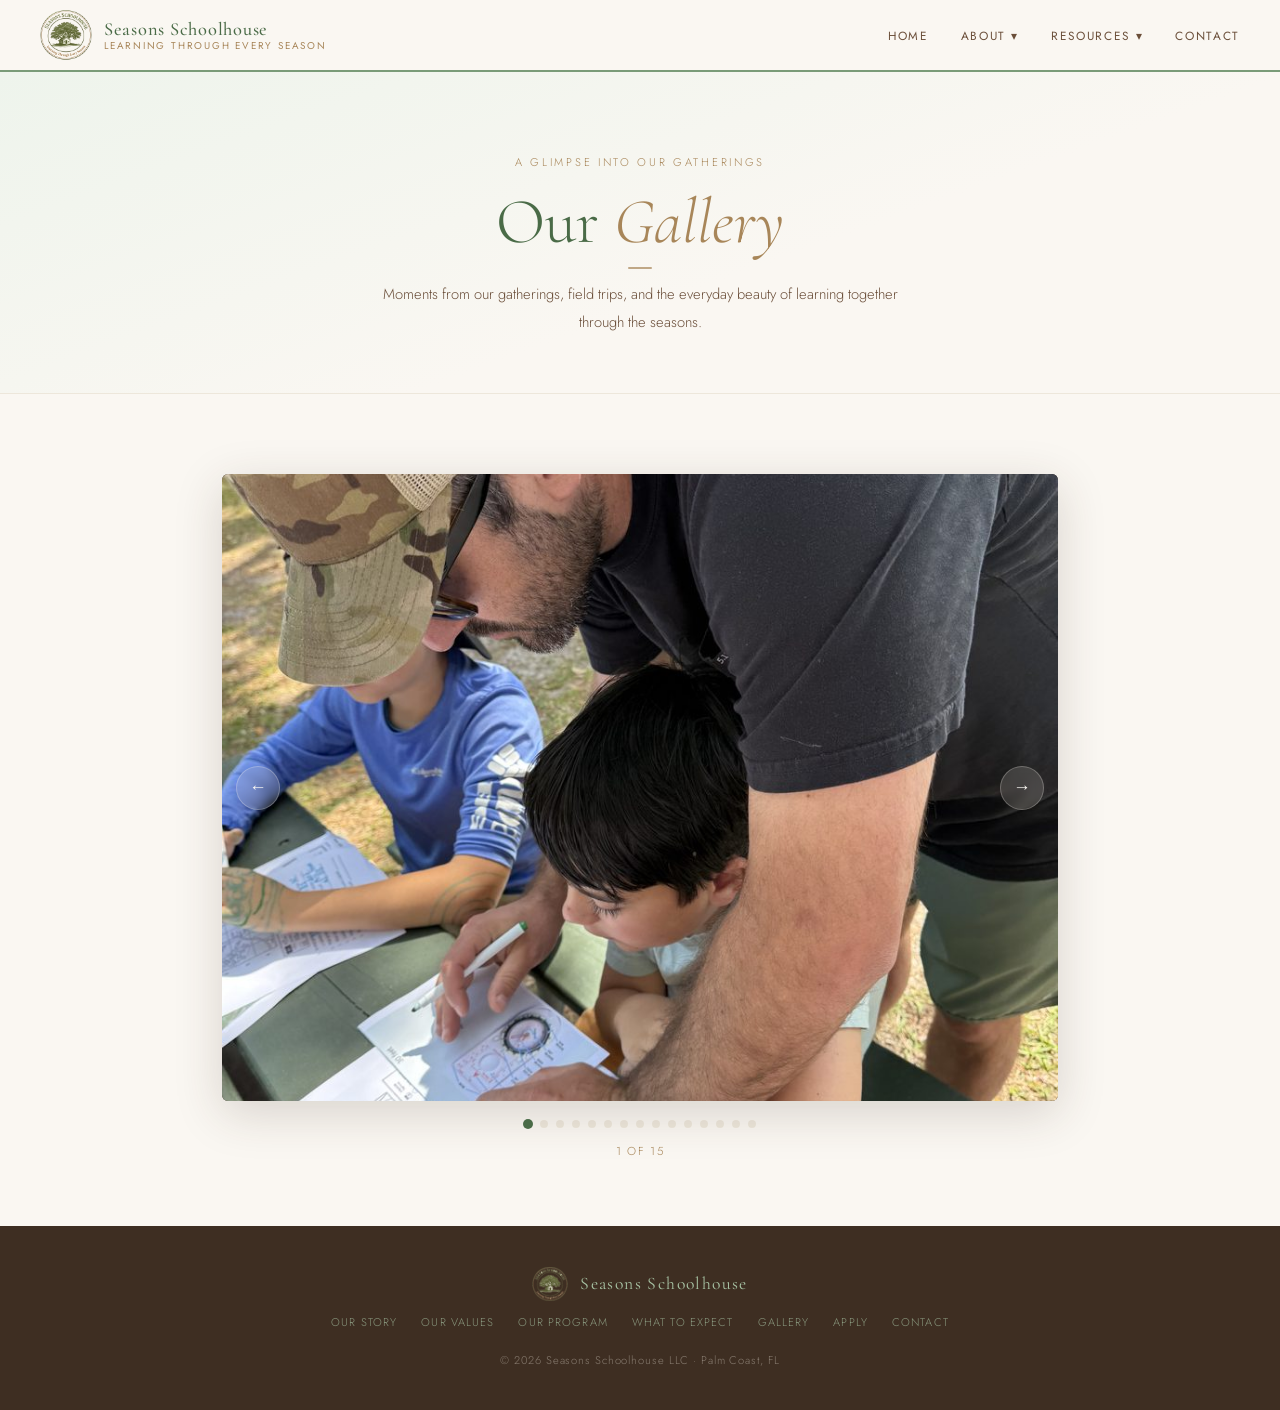
<file: gallery.html>
<!DOCTYPE html>
<html lang="en">
<head>
  <meta charset="UTF-8" />
  <meta name="viewport" content="width=device-width, initial-scale=1.0" />
  <title>Gallery | Homeschool Enrichment in Flagler County, FL</title>
  <meta name="description" content="Photos from Seasons Schoolhouse gatherings and field trips across Flagler County, FL — hands-on learning, nature study, and community for homeschool families." />
  <link rel="canonical" href="https://seasonsschoolhouse.org/gallery.html" />
  <!-- Favicon set (cream bg — fixes dark-mode blob) -->
  <link rel="icon" type="image/x-icon" href="/favicon.ico" />
  <link rel="icon" type="image/png" sizes="32x32" href="/favicon-32.png" />
  <link rel="icon" type="image/png" sizes="16x16" href="/favicon-16.png" />
  <link rel="apple-touch-icon" sizes="180x180" href="/apple-touch-icon.png" />
  <link rel="manifest" href="/site.webmanifest" />
  <meta name="theme-color" content="#FAF7F2" />
  <meta property="og:title" content="Gallery | Homeschool Enrichment in Flagler County, FL" />
  <meta property="og:description" content="Photos from Seasons Schoolhouse gatherings, field trips, and hands-on learning in Flagler County, FL — a homeschool enrichment program for 3rd–8th grade." />
  <meta property="og:image" content="https://seasonsschoolhouse.org/og-image.png" />
  <meta property="og:image:width" content="1200" />
  <meta property="og:image:height" content="630" />
  <meta property="og:image:alt" content="Seasons Schoolhouse — Homeschool Enrichment Program, Flagler County, FL" />
  <meta property="og:type" content="website" />
  <meta property="og:url" content="https://seasonsschoolhouse.org/gallery.html" />
  <meta property="og:locale" content="en_US" />
  <meta property="og:site_name" content="Seasons Schoolhouse" />
  <meta name="twitter:card" content="summary_large_image" />
  <meta name="twitter:title" content="Gallery | Homeschool Enrichment in Flagler County, FL" />
  <meta name="twitter:description" content="Photos from Seasons Schoolhouse gatherings, field trips, and hands-on learning in Flagler County, FL — a homeschool enrichment program for 3rd–8th grade." />
  <meta name="twitter:image" content="https://seasonsschoolhouse.org/og-image.png" />
  <meta name="keywords" content="homeschool enrichment, homeschool co-op Flagler County, homeschool Palm Coast, Christian homeschool Florida, homeschool program 3rd-8th grade, nature study homeschool, STEAM homeschool, homeschool field trips Flagler County, homeschool community Palm Coast" />
  <meta name="author" content="Seasons Schoolhouse" />
  <meta name="robots" content="index, follow" />
  <meta name="geo.region" content="US-FL" />
  <meta name="geo.placename" content="Flagler County, Florida" />
  <link rel="preconnect" href="https://fonts.googleapis.com" />
  <link rel="preconnect" href="https://fonts.gstatic.com" crossorigin />
  <link href="https://fonts.googleapis.com/css2?family=Cormorant+Garamond:ital,wght@0,300;0,400;0,500;0,600;1,300;1,400&family=Jost:wght@300;400;500&display=swap" rel="stylesheet" />
  <style>/* ─── RESET & VARIABLES ─── */
*, *::before, *::after { box-sizing: border-box; margin: 0; padding: 0; }

:root {
  --cream:   #FAF7F2;
  --linen:   #EDE7DB;
  --sage:    #7A9B78;
  --sage-lt: #A8C4A5;
  --moss:    #4A6B47;
  --tan:     #A88659;
  --brown:   #6B4F3A;
  --bark:    #3E2E22;
  --white:   #FFFCF8;
  --shadow:  0 4px 20px rgba(62,46,34,0.08);
}

html { scroll-behavior: smooth; }

body {
  font-family: 'Jost', sans-serif;
  background: var(--cream);
  color: var(--bark);
  font-weight: 300;
  font-size: 16px;
  line-height: 1.8;
  overflow-x: hidden;
}

/* ─── NAV ─── */
nav {
  position: fixed;
  top: 0; left: 0; right: 0;
  z-index: 1000;
  background: rgba(250,247,242,0.97);
  backdrop-filter: blur(10px);
  border-bottom: 1px solid var(--linen);
  padding: 0 2.5rem;
  display: flex;
  align-items: center;
  justify-content: space-between;
  height: 72px;
}

.nav-logo {
  display: flex;
  align-items: center;
  gap: 0.75rem;
  cursor: pointer;
  text-decoration: none;
}

.nav-logo img {
  height: 52px; width: 52px;
  object-fit: contain;
  border-radius: 50%;
}

.nav-logo-text {
  font-family: 'Cormorant Garamond', serif;
  font-size: 1.15rem;
  font-weight: 500;
  letter-spacing: 0.04em;
  color: var(--moss);
  line-height: 1.2;
}

.nav-logo-text span {
  display: block;
  font-size: 0.62rem;
  font-weight: 400;
  letter-spacing: 0.18em;
  text-transform: uppercase;
  color: var(--tan);
  font-family: 'Jost', sans-serif;
}

.nav-links {
  display: flex;
  align-items: center;
  gap: 2rem;
  list-style: none;
}

.nav-links > li > a,
.nav-links > li > button {
  font-family: 'Jost', sans-serif;
  font-size: 0.74rem;
  font-weight: 400;
  letter-spacing: 0.14em;
  text-transform: uppercase;
  color: var(--brown);
  text-decoration: none;
  cursor: pointer;
  background: none;
  border: none;
  padding: 0;
  transition: color 0.2s;
  white-space: nowrap;
}

.nav-links > li > a:hover,
.nav-links > li > button:hover { color: var(--sage); }

.nav-links > li > a.active { color: var(--moss); font-weight: 500; }

/* Dropdowns */
.dropdown { position: relative; }

.dropdown-menu {
  display: none;
  position: absolute;
  top: calc(100% + 14px);
  left: 50%;
  transform: translateX(-50%);
  background: var(--white);
  border: 1px solid var(--linen);
  border-radius: 4px;
  min-width: 200px;
  box-shadow: 0 8px 28px rgba(62,46,34,0.1);
  padding: 0.5rem 0;
  list-style: none;
  z-index: 500;
}

.dropdown-menu.open { display: block; }

.dropdown-menu li a {
  display: block;
  padding: 0.65rem 1.5rem;
  font-family: 'Jost', sans-serif;
  font-size: 0.72rem;
  letter-spacing: 0.12em;
  text-transform: uppercase;
  color: var(--brown);
  text-decoration: none;
  transition: background 0.15s, color 0.15s;
}

.dropdown-menu li a:hover { background: var(--cream); color: var(--sage); }
.dropdown-menu li a.active { color: var(--moss); }

/* Hamburger */
.hamburger {
  display: none;
  flex-direction: column;
  gap: 5px;
  cursor: pointer;
  background: none;
  border: none;
  padding: 4px;
  z-index: 1001;
}
.hamburger span {
  display: block;
  width: 22px; height: 1.5px;
  background: var(--brown);
  transition: 0.3s;
}

/* ─── PAGE WRAPPER ─── */
.page-wrapper {
  min-height: 100vh;
  padding-top: 72px;
  animation: fadeUp 0.45s ease both;
}

@keyframes fadeUp {
  from { opacity: 0; transform: translateY(14px); }
  to   { opacity: 1; transform: translateY(0); }
}

/* ─── BUTTONS ─── */
.btn {
  display: inline-block;
  padding: 0.85rem 2.2rem;
  border: 1px solid var(--sage);
  color: var(--moss);
  font-family: 'Jost', sans-serif;
  font-size: 0.72rem;
  font-weight: 400;
  letter-spacing: 0.18em;
  text-transform: uppercase;
  cursor: pointer;
  background: transparent;
  transition: background 0.25s, color 0.25s, border-color 0.25s;
  border-radius: 2px;
  text-decoration: none;
}
.btn:hover { background: var(--sage); color: var(--white); }
.btn-solid { background: var(--sage); color: var(--white); }
.btn-solid:hover { background: var(--moss); border-color: var(--moss); }
.btn-tan { border-color: var(--tan); color: var(--brown); }
.btn-tan:hover { background: var(--tan); color: var(--white); }

/* ─── PAGE HERO ─── */
.page-hero {
  padding: 5rem 2rem 3.5rem;
  text-align: center;
  border-bottom: 1px solid var(--linen);
  background: var(--cream);
}

.page-label {
  font-size: 0.7rem;
  letter-spacing: 0.24em;
  text-transform: uppercase;
  color: var(--tan);
  margin-bottom: 0.9rem;
}

.page-title {
  font-family: 'Cormorant Garamond', serif;
  font-size: clamp(2.4rem, 5vw, 4rem);
  font-weight: 300;
  color: var(--moss);
  line-height: 1.1;
  margin-bottom: 0.8rem;
}
.page-title em { font-style: italic; color: var(--tan); }

.page-subtitle {
  font-size: 0.92rem;
  color: var(--brown);
  max-width: 560px;
  margin: 0 auto;
  line-height: 1.9;
}

/* ─── DIVIDER ─── */
.divider { width: 40px; height: 1px; background: var(--tan); margin: 1.8rem 0; }
.divider-center { margin: 1.8rem auto; }

/* ─── SECTION HEADING ─── */
.section-heading {
  font-family: 'Cormorant Garamond', serif;
  font-size: clamp(1.7rem, 3.5vw, 2.6rem);
  font-weight: 300;
  color: var(--moss);
  text-align: center;
  margin-bottom: 0.4rem;
}
.section-heading em { font-style: italic; color: var(--tan); }

.section-label {
  text-align: center;
  font-size: 0.72rem;
  letter-spacing: 0.16em;
  text-transform: uppercase;
  color: var(--tan);
  margin-bottom: 3rem;
}

/* ─── CONTENT CONTAINER ─── */
.container {
  max-width: 860px;
  margin: 0 auto;
  padding: 4rem 2rem;
}

.container-wide {
  max-width: 1060px;
  margin: 0 auto;
  padding: 4rem 2rem;
}

/* ─── HOME ─── */
.hero {
  display: flex;
  flex-direction: column;
  align-items: center;
  justify-content: center;
  text-align: center;
  min-height: calc(100vh - 72px);
  padding: 4rem 2rem 5rem;
  position: relative;
  overflow: hidden;
}

.hero::before {
  content: '';
  position: absolute;
  width: 640px; height: 640px;
  border-radius: 50%;
  border: 1px solid var(--sage-lt);
  opacity: 0.22;
  top: 50%; left: 50%;
  transform: translate(-50%, -50%);
  pointer-events: none;
}
.hero::after {
  content: '';
  position: absolute;
  width: 950px; height: 950px;
  border-radius: 50%;
  border: 1px solid var(--tan);
  opacity: 0.1;
  top: 50%; left: 50%;
  transform: translate(-50%, -50%);
  pointer-events: none;
}

.hero-logo {
  width: 130px; height: 130px;
  object-fit: contain; border-radius: 50%;
  margin-bottom: 1.8rem;
  position: relative; z-index: 1;
}

.hero-eyebrow {
  font-size: 0.7rem; letter-spacing: 0.24em;
  text-transform: uppercase; color: var(--tan);
  margin-bottom: 1rem;
  position: relative; z-index: 1;
}

.hero-title {
  font-family: 'Cormorant Garamond', serif;
  font-size: clamp(3rem, 7vw, 5.5rem);
  font-weight: 300; line-height: 1.08;
  color: var(--moss); margin-bottom: 0.3em;
  position: relative; z-index: 1;
}
.hero-title em { font-style: italic; color: var(--tan); }

.hero-subtitle {
  font-family: 'Cormorant Garamond', serif;
  font-size: clamp(1.05rem, 2.2vw, 1.35rem);
  font-weight: 300; font-style: italic;
  color: var(--brown); margin-bottom: 1.5rem;
  position: relative; z-index: 1;
}

.hero-tagline {
  font-size: 0.9rem; letter-spacing: 0.03em;
  color: var(--brown); max-width: 480px;
  margin-bottom: 2.8rem; line-height: 1.9;
  position: relative; z-index: 1;
}

.hero-btns {
  display: flex; gap: 1rem;
  flex-wrap: wrap; justify-content: center;
  position: relative; z-index: 1;
}

/* Pillars */
.pillars {
  background: var(--linen);
  padding: 3.5rem 2rem;
  display: grid;
  grid-template-columns: repeat(auto-fit, minmax(180px, 1fr));
  gap: 2rem; text-align: center;
}
.pillar-icon { font-size: 1.6rem; margin-bottom: 0.6rem; display: block; }
.pillar h3 {
  font-family: 'Cormorant Garamond', serif;
  font-size: 1.08rem; font-weight: 500;
  color: var(--moss); margin-bottom: 0.35rem;
}
.pillar p { font-size: 0.84rem; color: var(--brown); line-height: 1.75; }

/* Quote band */
.quote-band {
  padding: 4.5rem 2rem; text-align: center;
  background: var(--moss);
}
.quote-band blockquote {
  font-family: 'Cormorant Garamond', serif;
  font-size: clamp(1.3rem, 3vw, 2rem);
  font-weight: 300; font-style: italic;
  color: var(--cream); max-width: 680px;
  margin: 0 auto; line-height: 1.55;
}
.quote-band cite {
  display: block; margin-top: 1.2rem;
  font-family: 'Jost', sans-serif; font-style: normal;
  font-size: 0.7rem; letter-spacing: 0.18em;
  text-transform: uppercase; color: var(--sage-lt);
}

/* ─── OUR STORY ─── */
.story-grid {
  display: grid;
  grid-template-columns: 1fr 2fr;
  gap: 4rem;
  align-items: start;
}

.story-sidebar { position: sticky; top: 90px; }

.founder-initial {
  width: 110px; height: 110px;
  border-radius: 50%;
  background: var(--linen);
  border: 2px solid var(--sage-lt);
  display: flex; align-items: center; justify-content: center;
  font-family: 'Cormorant Garamond', serif;
  font-size: 2.8rem; font-weight: 300;
  color: var(--sage); margin-bottom: 1.2rem;
}

.founder-name {
  font-family: 'Cormorant Garamond', serif;
  font-size: 1.35rem; font-weight: 500;
  color: var(--bark); margin-bottom: 0.2rem;
}
.founder-role {
  font-size: 0.7rem; letter-spacing: 0.14em;
  text-transform: uppercase; color: var(--tan);
}

.story-body p {
  font-size: 1rem; color: var(--bark);
  line-height: 2; margin-bottom: 1.4rem;
}
.story-body p:first-child::first-letter {
  font-family: 'Cormorant Garamond', serif;
  font-size: 3rem; font-weight: 300;
  float: left; line-height: 0.8;
  margin-right: 0.1em; color: var(--sage);
}

.story-links {
  display: grid;
  grid-template-columns: 1fr 1fr;
  gap: 1rem;
  margin-top: 3rem;
}

.story-link-card {
  background: var(--white);
  border: 1px solid var(--linen);
  border-radius: 4px;
  padding: 1.5rem;
  text-decoration: none;
  transition: border-color 0.2s, box-shadow 0.2s;
}
.story-link-card:hover {
  border-color: var(--sage-lt);
  box-shadow: var(--shadow);
}
.story-link-card h4 {
  font-family: 'Cormorant Garamond', serif;
  font-size: 1.1rem; font-weight: 500;
  color: var(--moss); margin-bottom: 0.35rem;
}
.story-link-card p { font-size: 0.8rem; color: var(--brown); line-height: 1.65; }
.story-link-card .arrow {
  display: inline-block; margin-top: 0.6rem;
  font-size: 0.7rem; letter-spacing: 0.1em;
  text-transform: uppercase; color: var(--tan);
}

/* ─── VALUES ─── */
.values-intro {
  max-width: 660px;
  margin: 0 auto;
  text-align: center;
  padding: 3.5rem 2rem 1rem;
}
.values-intro p { font-size: 1rem; color: var(--bark); line-height: 2; }

.values-grid {
  display: grid;
  grid-template-columns: repeat(auto-fit, minmax(280px, 1fr));
  gap: 1.5rem;
  max-width: 960px;
  margin: 3rem auto;
  padding: 0 2rem;
}

.value-card {
  background: var(--white);
  border: 1px solid var(--linen);
  border-radius: 4px;
  padding: 2rem;
  transition: box-shadow 0.2s;
}
.value-card:hover { box-shadow: var(--shadow); }

.value-icon { font-size: 1.6rem; margin-bottom: 0.8rem; display: block; }
.value-card h3 {
  font-family: 'Cormorant Garamond', serif;
  font-size: 1.2rem; font-weight: 500;
  color: var(--moss); margin-bottom: 0.5rem;
}
.value-card p { font-size: 0.86rem; color: var(--brown); line-height: 1.8; }

.values-closing {
  background: var(--moss);
  padding: 4rem 2rem;
  text-align: center;
}
.values-closing p {
  font-family: 'Cormorant Garamond', serif;
  font-size: clamp(1.2rem, 2.5vw, 1.7rem);
  font-weight: 300; font-style: italic;
  color: var(--cream); max-width: 640px;
  margin: 0 auto; line-height: 1.6;
}

/* ─── PROGRAM ─── */
.program-intro {
  max-width: 680px;
  margin: 0 auto;
  text-align: center;
  padding: 3.5rem 2rem 1rem;
}
.program-intro p { font-size: 1rem; color: var(--bark); line-height: 2; }

.program-section {
  max-width: 900px;
  margin: 0 auto;
  padding: 3rem 2rem;
}

.program-section h3 {
  font-family: 'Cormorant Garamond', serif;
  font-size: 1.6rem; font-weight: 400;
  color: var(--moss); margin-bottom: 0.5rem;
}

.program-section p {
  font-size: 0.92rem; color: var(--bark);
  line-height: 2; margin-bottom: 1.2rem;
}

.program-divider {
  border: none;
  border-top: 1px solid var(--linen);
  margin: 0 2rem;
}

.areas-grid {
  display: grid;
  grid-template-columns: repeat(auto-fit, minmax(220px, 1fr));
  gap: 1.2rem;
  max-width: 960px;
  margin: 3rem auto;
  padding: 0 2rem;
}

.area-card {
  background: var(--white);
  border: 1px solid var(--linen);
  border-radius: 4px;
  padding: 1.6rem;
  display: flex; gap: 1rem;
  align-items: flex-start;
}
.area-card .icon { font-size: 1.3rem; flex-shrink: 0; margin-top: 0.1rem; }
.area-card h4 {
  font-family: 'Cormorant Garamond', serif;
  font-size: 1.05rem; font-weight: 500;
  color: var(--moss); margin-bottom: 0.3rem;
}
.area-card p { font-size: 0.82rem; color: var(--brown); line-height: 1.75; }

.program-strip {
  background: var(--linen);
  padding: 3rem 2rem;
}

/* ─── APPLY ─── */
.apply-intro {
  max-width: 680px;
  margin: 0 auto;
  text-align: center;
  padding: 3.5rem 2rem 2rem;
}
.apply-intro p { font-size: 1rem; color: var(--bark); line-height: 2; }

.prereview {
  background: var(--linen);
  padding: 3rem 2rem;
}
.prereview-inner {
  max-width: 760px;
  margin: 0 auto;
}
.prereview h3 {
  font-family: 'Cormorant Garamond', serif;
  font-size: 1.5rem; font-weight: 400;
  color: var(--moss); margin-bottom: 0.5rem;
  text-align: center;
}
.prereview p {
  font-size: 0.9rem; color: var(--brown);
  line-height: 1.9; text-align: center;
  margin-bottom: 2rem;
}

.prereview-cards {
  display: grid;
  grid-template-columns: repeat(auto-fit, minmax(200px, 1fr));
  gap: 1rem;
}

.prereview-card {
  background: var(--white);
  border: 1px solid rgba(196,168,130,0.3);
  border-radius: 4px;
  padding: 1.5rem;
  text-decoration: none;
  text-align: center;
  transition: box-shadow 0.2s, border-color 0.2s;
}
.prereview-card:hover {
  box-shadow: var(--shadow);
  border-color: var(--sage-lt);
}
.prereview-card .icon { font-size: 1.5rem; display: block; margin-bottom: 0.6rem; }
.prereview-card h4 {
  font-family: 'Cormorant Garamond', serif;
  font-size: 1rem; font-weight: 500;
  color: var(--moss); margin-bottom: 0.3rem;
}
.prereview-card p { font-size: 0.78rem; color: var(--brown); line-height: 1.6; }

/* Apply steps */
.apply-steps {
  max-width: 780px;
  margin: 0 auto;
  padding: 4rem 2rem;
}

.apply-steps h3 {
  font-family: 'Cormorant Garamond', serif;
  font-size: 1.6rem; font-weight: 400;
  color: var(--moss); margin-bottom: 2.5rem;
  text-align: center;
}

.steps-list { list-style: none; }

.step-item {
  display: flex;
  gap: 1.5rem;
  align-items: flex-start;
  margin-bottom: 2rem;
  padding-bottom: 2rem;
  border-bottom: 1px solid var(--linen);
}
.step-item:last-child { border-bottom: none; margin-bottom: 0; padding-bottom: 0; }

.step-number {
  flex-shrink: 0;
  width: 44px; height: 44px;
  border-radius: 50%;
  background: var(--linen);
  border: 1px solid var(--tan);
  display: flex; align-items: center; justify-content: center;
  font-family: 'Cormorant Garamond', serif;
  font-size: 1.2rem; font-weight: 500;
  color: var(--moss);
}

.step-content h4 {
  font-family: 'Cormorant Garamond', serif;
  font-size: 1.1rem; font-weight: 500;
  color: var(--moss); margin-bottom: 0.3rem;
}
.step-content p { font-size: 0.86rem; color: var(--brown); line-height: 1.8; }

.apply-cta {
  background: var(--linen);
  padding: 3.5rem 2rem;
  text-align: center;
}
.apply-cta p {
  font-size: 0.92rem; color: var(--brown);
  line-height: 1.9; max-width: 520px;
  margin: 0 auto 1.8rem;
}

/* ─── HANDBOOK ─── */
.handbook-wrapper {
  max-width: 780px;
  margin: 0 auto;
  padding: 3rem 2rem 5rem;
}

.handbook-section {
  margin-bottom: 3rem;
  padding-bottom: 3rem;
  border-bottom: 1px solid var(--linen);
}
.handbook-section:last-child { border-bottom: none; }

.handbook-section h2 {
  font-family: 'Cormorant Garamond', serif;
  font-size: 1.5rem; font-weight: 500;
  color: var(--moss); margin-bottom: 0.5rem;
}
.handbook-section h3 {
  font-family: 'Cormorant Garamond', serif;
  font-size: 1.15rem; font-weight: 500;
  color: var(--brown); margin: 1.4rem 0 0.4rem;
}
.handbook-section p {
  font-size: 0.9rem; color: var(--bark);
  line-height: 2; margin-bottom: 0.9rem;
}
.handbook-section ul {
  list-style: none; padding-left: 0;
  margin-bottom: 0.9rem;
}
.handbook-section ul li {
  font-size: 0.9rem; color: var(--bark);
  line-height: 1.9; padding-left: 1.3rem;
  position: relative;
}
.handbook-section ul li::before {
  content: '·';
  position: absolute; left: 0;
  color: var(--tan); font-size: 1.2rem;
}

.handbook-toc {
  background: var(--linen);
  border-radius: 4px;
  padding: 2rem;
  margin-bottom: 3rem;
}
.handbook-toc h3 {
  font-family: 'Cormorant Garamond', serif;
  font-size: 1.1rem; font-weight: 500;
  color: var(--moss); margin-bottom: 1rem;
}
.handbook-toc ol {
  padding-left: 1.2rem;
}
.handbook-toc ol li {
  font-size: 0.84rem; color: var(--brown);
  line-height: 2;
}
.handbook-toc ol li a {
  color: var(--brown); text-decoration: none;
  transition: color 0.2s;
}
.handbook-toc ol li a:hover { color: var(--sage); }

.handbook-download-bar {
  background: var(--moss);
  padding: 2rem;
  text-align: center;
  display: flex;
  align-items: center;
  justify-content: center;
  gap: 1.5rem;
  flex-wrap: wrap;
}
.handbook-download-bar p {
  font-size: 0.88rem;
  color: var(--cream);
  letter-spacing: 0.04em;
}

/* ─── CALENDAR ─── */
.calendar-wrapper {
  max-width: 900px;
  margin: 0 auto;
  padding: 3rem 2rem 5rem;
}

.calendar-year-label {
  font-family: 'Cormorant Garamond', serif;
  font-size: 1.1rem; font-weight: 400;
  color: var(--tan); letter-spacing: 0.1em;
  text-align: center; margin-bottom: 2.5rem;
}

.calendar-grid {
  display: grid;
  grid-template-columns: repeat(auto-fit, minmax(260px, 1fr));
  gap: 1.5rem;
}

.cal-month {
  background: var(--white);
  border: 1px solid var(--linen);
  border-radius: 4px;
  overflow: hidden;
}

.cal-month-header {
  background: var(--linen);
  padding: 0.9rem 1.2rem;
  font-family: 'Cormorant Garamond', serif;
  font-size: 1.05rem; font-weight: 500;
  color: var(--moss);
  display: flex;
  justify-content: space-between;
  align-items: center;
}

.cal-month-header span {
  font-family: 'Jost', sans-serif;
  font-size: 0.68rem; font-weight: 400;
  letter-spacing: 0.1em; color: var(--tan);
}

.cal-days-header {
  display: grid;
  grid-template-columns: repeat(7, 1fr);
  padding: 0.6rem 0.8rem 0;
}

.cal-day-label {
  text-align: center;
  font-size: 0.6rem;
  letter-spacing: 0.1em;
  text-transform: uppercase;
  color: var(--tan);
  font-weight: 400;
  padding: 0.3rem 0;
}

.cal-days {
  display: grid;
  grid-template-columns: repeat(7, 1fr);
  padding: 0.3rem 0.8rem 0.8rem;
  gap: 2px;
}

.cal-day {
  text-align: center;
  font-size: 0.8rem;
  color: var(--brown);
  padding: 0.35rem 0.2rem;
  border-radius: 50%;
  aspect-ratio: 1;
  display: flex;
  align-items: center;
  justify-content: center;
  cursor: default;
}

.cal-day.empty { color: transparent; }
.cal-day.other-month { color: rgba(107,79,58,0.25); }

.cal-day.meeting {
  background: var(--sage);
  color: var(--white);
  font-weight: 500;
  border-radius: 50%;
  cursor: pointer;
  position: relative;
}

.cal-day.special {
  background: var(--moss);
  color: var(--white);
  font-weight: 500;
  border-radius: 50%;
}

.cal-day.break {
  background: var(--linen);
  color: var(--tan);
  border-radius: 50%;
  font-size: 0.7rem;
}

.cal-day.today {
  border: 1px solid var(--tan);
}

/* Meeting list */
.meeting-list {
  background: var(--linen);
  padding: 3rem 2rem;
  margin-top: 3rem;
  border-radius: 4px;
}

.meeting-list h3 {
  font-family: 'Cormorant Garamond', serif;
  font-size: 1.4rem; font-weight: 400;
  color: var(--moss); margin-bottom: 1.5rem;
  text-align: center;
}

.meeting-items {
  max-width: 600px;
  margin: 0 auto;
  display: flex;
  flex-direction: column;
  gap: 0.6rem;
}

.meeting-item {
  display: flex;
  align-items: center;
  gap: 1rem;
  padding: 0.7rem 1rem;
  background: var(--white);
  border-radius: 3px;
  border-left: 3px solid var(--sage);
}

.meeting-item.special-event { border-left-color: var(--moss); }
.meeting-item.break-item { border-left-color: var(--linen); background: transparent; }

.meeting-date {
  font-family: 'Jost', sans-serif;
  font-size: 0.78rem; font-weight: 400;
  color: var(--moss); min-width: 120px;
  letter-spacing: 0.04em;
}

.meeting-name {
  font-size: 0.86rem;
  color: var(--brown);
}

.meeting-item.special-event .meeting-name { color: var(--moss); font-weight: 500; }
.meeting-item.break-item .meeting-name { color: var(--tan); font-style: italic; }

.cal-legend {
  display: flex;
  gap: 1.5rem;
  justify-content: center;
  margin-top: 2rem;
  flex-wrap: wrap;
}

.legend-item {
  display: flex;
  align-items: center;
  gap: 0.5rem;
  font-size: 0.76rem;
  color: var(--brown);
}

.legend-dot {
  width: 12px; height: 12px;
  border-radius: 50%;
}
.legend-dot.meeting { background: var(--sage); }
.legend-dot.special { background: var(--moss); }

/* ─── CURRENT FAMILIES ─── */
.families-intro {
  max-width: 640px;
  margin: 0 auto;
  text-align: center;
  padding: 3.5rem 2rem 2rem;
}
.families-intro p { font-size: 1rem; color: var(--bark); line-height: 2; }

.band-features {
  display: grid;
  grid-template-columns: repeat(auto-fit, minmax(180px, 1fr));
  gap: 1.2rem;
  max-width: 900px;
  margin: 2.5rem auto;
  padding: 0 2rem;
}

.band-feature {
  background: var(--white);
  border: 1px solid var(--linen);
  border-radius: 4px;
  padding: 1.5rem;
  text-align: center;
}
.band-feature .icon { font-size: 1.5rem; margin-bottom: 0.6rem; display: block; }
.band-feature h4 {
  font-family: 'Cormorant Garamond', serif;
  font-size: 1rem; font-weight: 500;
  color: var(--moss); margin-bottom: 0.3rem;
}
.band-feature p { font-size: 0.8rem; color: var(--brown); line-height: 1.65; }

.band-steps {
  max-width: 640px;
  margin: 0 auto;
  padding: 3rem 2rem;
}

.band-steps h3 {
  font-family: 'Cormorant Garamond', serif;
  font-size: 1.5rem; font-weight: 400;
  color: var(--moss); margin-bottom: 2rem;
  text-align: center;
}

.band-step {
  display: flex;
  gap: 1.2rem;
  align-items: flex-start;
  margin-bottom: 1.5rem;
}

.band-step-num {
  flex-shrink: 0;
  width: 36px; height: 36px;
  border-radius: 50%;
  background: var(--linen);
  border: 1px solid var(--tan);
  display: flex; align-items: center; justify-content: center;
  font-family: 'Cormorant Garamond', serif;
  font-size: 1.1rem; color: var(--moss);
}

.band-step p {
  font-size: 0.88rem; color: var(--bark);
  line-height: 1.85; padding-top: 0.35rem;
}

.band-step p a {
  color: var(--sage);
  text-decoration: none;
}
.band-step p a:hover { text-decoration: underline; }

.band-cta {
  background: var(--moss);
  padding: 3.5rem 2rem;
  text-align: center;
}
.band-cta p {
  font-size: 0.9rem; color: var(--cream);
  line-height: 1.9; max-width: 460px;
  margin: 0 auto 1.8rem;
  opacity: 0.88;
}

/* ─── CONTACT ─── */
.contact-wrap {
  max-width: 860px;
  margin: 0 auto;
  padding: 4rem 2rem 6rem;
  display: grid;
  grid-template-columns: 1fr 1.5fr;
  gap: 4rem;
}

.contact-info h3 {
  font-family: 'Cormorant Garamond', serif;
  font-size: 1.5rem; font-weight: 400;
  color: var(--moss); margin-bottom: 1rem;
}
.contact-info p {
  font-size: 0.9rem; color: var(--brown);
  line-height: 1.9; margin-bottom: 1.6rem;
}

.contact-detail {
  display: flex; align-items: center;
  gap: 0.8rem; margin-bottom: 0.9rem;
  font-size: 0.84rem; color: var(--brown);
}
.contact-detail a { color: var(--sage); text-decoration: none; }
.contact-detail a:hover { text-decoration: underline; }
.contact-icon { font-size: 1rem; }

.contact-form { display: flex; flex-direction: column; gap: 1.1rem; }
.form-row { display: grid; grid-template-columns: 1fr 1fr; gap: 1rem; }

.field { display: flex; flex-direction: column; gap: 0.4rem; }
.field label {
  font-size: 0.7rem; letter-spacing: 0.14em;
  text-transform: uppercase; color: var(--brown); font-weight: 400;
}
.field input, .field select, .field textarea {
  background: var(--white); border: 1px solid var(--linen);
  border-radius: 3px; padding: 0.75rem 1rem;
  font-family: 'Jost', sans-serif;
  font-size: 0.88rem; color: var(--bark);
  font-weight: 300; transition: border-color 0.2s;
  outline: none; width: 100%;
}
.field input:focus,
.field select:focus,
.field textarea:focus { border-color: var(--sage); }
.field textarea { resize: vertical; min-height: 120px; }
.form-note { font-size: 0.76rem; color: var(--brown); opacity: 0.7; line-height: 1.7; }

.form-success {
  display: none;
  background: var(--linen);
  border: 1px solid var(--sage-lt);
  border-radius: 4px;
  padding: 1.2rem 1.5rem;
  font-size: 0.88rem;
  color: var(--moss); line-height: 1.7;
}

/* ─── VALUES STRIP ─── */
.values-strip {
  background: var(--linen); padding: 3rem 2rem;
  display: flex; flex-wrap: wrap;
  gap: 1rem; justify-content: center;
}
.value-tag {
  padding: 0.5rem 1.2rem;
  border: 1px solid var(--tan);
  border-radius: 30px;
  font-size: 0.75rem; letter-spacing: 0.1em;
  text-transform: uppercase; color: var(--brown);
}

/* ─── FOOTER ─── */
footer {
  background: var(--bark);
  color: var(--linen);
  text-align: center;
  padding: 2.5rem 2rem;
}
.footer-logo-wrap {
  display: flex; align-items: center;
  justify-content: center; gap: 0.75rem;
  margin-bottom: 0.6rem;
}
.footer-logo-wrap img {
  width: 36px; height: 36px;
  border-radius: 50%; opacity: 0.85;
}
.footer-logo {
  font-family: 'Cormorant Garamond', serif;
  font-size: 1.1rem; font-weight: 400;
  letter-spacing: 0.08em; color: var(--sage-lt);
}
footer p { font-size: 0.7rem; letter-spacing: 0.08em; opacity: 0.42; }
.footer-links {
  display: flex; gap: 1.5rem;
  justify-content: center;
  margin-bottom: 1rem;
  flex-wrap: wrap;
}
.footer-links a {
  font-size: 0.7rem; letter-spacing: 0.1em;
  text-transform: uppercase;
  color: var(--sage-lt); text-decoration: none;
  opacity: 0.7; transition: opacity 0.2s;
}
.footer-links a:hover { opacity: 1; }

/* ─── MOBILE ─── */
@media (max-width: 768px) {
  .hamburger { display: flex; }

  nav { padding: 0 1.5rem; }

  .nav-links {
    display: none;
    position: fixed;
    top: 72px; left: 0; right: 0;
    background: var(--white);
    flex-direction: column;
    padding: 1.5rem;
    gap: 0;
    border-bottom: 1px solid var(--linen);
    box-shadow: 0 8px 24px rgba(62,46,34,0.08);
    max-height: calc(100vh - 72px);
    overflow-y: auto;
  }

  .nav-links.open { display: flex; }

  .nav-links > li {
    border-bottom: 1px solid var(--linen);
    padding: 0;
  }
  .nav-links > li:last-child { border-bottom: none; }

  .nav-links > li > a,
  .nav-links > li > button {
    display: block;
    padding: 1rem 0;
    font-size: 0.8rem;
    width: 100%;
    text-align: left;
  }

  .dropdown-menu {
    position: static;
    transform: none;
    box-shadow: none;
    border: none;
    border-top: 1px solid var(--linen);
    padding: 0 0 0.5rem 1rem;
    display: none;
    min-width: unset;
  }
  .dropdown-menu.open { display: block; }
  .dropdown-menu li a { padding: 0.6rem 0; }

  .story-grid { grid-template-columns: 1fr; gap: 2rem; }
  .story-links { grid-template-columns: 1fr; }
  .story-sidebar { position: static; }

  .contact-wrap { grid-template-columns: 1fr; gap: 2.5rem; }
  .form-row { grid-template-columns: 1fr; }
}

@media (max-width: 480px) {
  .nav-logo-text { display: none; }
  .hero-title { font-size: 2.6rem; }
  .page-title { font-size: 2rem; }
  .container { padding: 2.5rem 1.2rem; }
}

/* ─── NAV — green bottom border ─── */
nav { border-bottom: 2px solid var(--sage) !important; }

/* ─── NAV — active item underline ─── */
.nav-links > li > a.active {
  color: var(--moss);
  font-weight: 500;
  position: relative;
}
.nav-links > li > a.active::after {
  content: '';
  position: absolute;
  bottom: -4px; left: 0; right: 0;
  height: 2px;
  background: var(--sage);
  border-radius: 2px;
}

/* ─── PILLAR HOVER ─── */
.pillar {
  padding: 1.2rem;
  border-radius: 4px;
  border: 1px solid transparent;
  transition: border-color 0.25s, box-shadow 0.25s;
}
.pillar:hover {
  border-top: 3px solid var(--sage);
  box-shadow: 0 4px 18px rgba(62,46,34,0.08);
  background: var(--white);
}

/* ─── PAGE HERO GRADIENT ─── */
.page-hero {
  background: linear-gradient(160deg, #eef4ec 0%, var(--cream) 60%) !important;
}

/* ─── HEADING ACCENT LINE ─── */
.section-heading::after,
.page-title::after {
  content: '';
  display: block;
  width: 36px; height: 2px;
  background: var(--tan);
  margin: 0.7rem auto 0;
  border-radius: 2px;
}

/* ─── BUTTONS — slightly thicker border ─── */
.btn { border-width: 1.5px !important; }

/* ─── FOOTER LINK HOVER UNDERLINE ─── */
.footer-links a { position: relative; padding-bottom: 2px; }
.footer-links a::after {
  content: '';
  position: absolute;
  bottom: 0; left: 0; right: 0;
  height: 1px;
  background: var(--sage-lt);
  transform: scaleX(0);
  transition: transform 0.2s ease;
}
.footer-links a:hover::after { transform: scaleX(1); }

/* ─── STORY & VALUE CARD HOVER ─── */
.story-link-card {
  border-top: 3px solid transparent;
  transition: border-color 0.25s, box-shadow 0.25s;
}
.story-link-card:hover { border-top-color: var(--sage); }

.value-card {
  border-top: 3px solid transparent;
  transition: border-top-color 0.25s, box-shadow 0.25s;
}
.value-card:hover {
  border-top-color: var(--sage);
  box-shadow: 0 4px 18px rgba(62,46,34,0.08);
}

/* ─── FOUNDER PHOTO ─── */
.founder-photo {
  width: 160px; height: 160px;
  border-radius: 50%;
  object-fit: cover;
  border: 3px solid var(--sage-lt);
  margin-bottom: 1.2rem;
  display: block;
}

/* ─── DROPDOWN HOVER (desktop) ─── */
@media (min-width: 769px) {
  .dropdown:hover .dropdown-menu { display: block; }
}

/* ─── HERO circles off ─── */
.hero::before, .hero::after { display: none; }

/* ─── DROPDOWN HOVER (desktop) ─── */
@media (min-width: 769px) {
  .dropdown:hover .dropdown-menu { display: block; }
}

/* ─── HERO — remove decorative circles ─── */
.hero::before, .hero::after { display: none; }

/* ─── NAV — sage green bottom border ─── */
nav { border-bottom: 2px solid var(--sage) !important; }

/* ─── NAV — active page underline ─── */
.nav-links > li > a.active {
  color: var(--moss); font-weight: 500; position: relative;
}
.nav-links > li > a.active::after {
  content: '';
  position: absolute;
  bottom: -4px; left: 0; right: 0;
  height: 2px; background: var(--sage); border-radius: 2px;
}

/* ─── PILLAR SECTION — subtle top border to ease transition ─── */
.pillars {
  border-top: 3px solid var(--linen);
}
.pillar {
  padding: 1.2rem; border-radius: 4px;
  border: 1px solid transparent;
  transition: border-color 0.25s, box-shadow 0.25s, background 0.25s;
}
.pillar:hover {
  border-top: 3px solid var(--sage);
  box-shadow: 0 4px 18px rgba(62,46,34,0.08);
  background: var(--white);
}

/* ─── PAGE HERO — sage-to-cream gradient ─── */
.page-hero {
  background: linear-gradient(160deg, #eef4ec 0%, var(--cream) 60%) !important;
}

/* ─── HEADING ACCENT LINE — shorter, lighter ─── */
.section-heading::after,
.page-title::after {
  content: '';
  display: block;
  width: 24px; height: 2px;
  background: var(--tan);
  margin: 0.6rem auto 0;
  border-radius: 2px;
  opacity: 0.7;
}

/* ─── BUTTONS — slightly thicker border ─── */
.btn { border-width: 1.5px !important; }

/* ─── FOOTER LINK HOVER ─── */
.footer-links a { position: relative; padding-bottom: 2px; }
.footer-links a::after {
  content: '';
  position: absolute;
  bottom: 0; left: 0; right: 0;
  height: 1px; background: var(--sage-lt);
  transform: scaleX(0);
  transition: transform 0.2s ease;
}
.footer-links a:hover::after { transform: scaleX(1); }

/* ─── STORY & VALUE & AREA CARD HOVER ─── */
.story-link-card {
  border-top: 3px solid transparent;
  transition: border-color 0.25s, box-shadow 0.25s;
}
.story-link-card:hover { border-top-color: var(--sage); }

.value-card {
  border-top: 3px solid transparent;
  transition: border-top-color 0.25s, box-shadow 0.25s;
}
.value-card:hover {
  border-top-color: var(--sage);
  box-shadow: 0 4px 18px rgba(62,46,34,0.08);
}

/* ─── VALUES SECTION — linen background wrap ─── */
.values-section-wrap {
  background: var(--linen);
  padding: 1rem 0 3rem;
}

/* ─── FOUNDER PHOTO ─── */
.founder-photo {
  width: 160px; height: 160px;
  border-radius: 50%;
  object-fit: cover;
  border: 3px solid var(--sage-lt);
  margin-bottom: 1.2rem;
  display: block;
}

/* ─── GALLERY — botanical placeholder pattern ─── */
.gallery-placeholder {
  background: repeating-linear-gradient(
    45deg,
    var(--linen),
    var(--linen) 4px,
    var(--cream) 4px,
    var(--cream) 20px
  );
  width: 100%; height: 100%;
  display: flex; flex-direction: column;
  align-items: center; justify-content: center;
  gap: 0.6rem; color: var(--tan);
  font-family: 'Jost', sans-serif;
  font-size: 0.72rem; letter-spacing: 0.1em;
  text-transform: uppercase;
}
.gallery-placeholder span { font-size: 1.8rem; opacity: 0.6; }

/* ─── HANDBOOK — sticky TOC sidebar (desktop) ─── */
.handbook-layout {
  display: grid;
  grid-template-columns: 220px 1fr;
  gap: 3rem;
  max-width: 960px;
  margin: 0 auto;
  padding: 3rem 2rem 5rem;
  align-items: start;
}
.handbook-toc-sticky {
  position: sticky;
  top: 90px;
  background: var(--linen);
  border-radius: 4px;
  padding: 1.5rem;
}
.handbook-toc-sticky h3 {
  font-family: 'Cormorant Garamond', serif;
  font-size: 1rem; font-weight: 500;
  color: var(--moss); margin-bottom: 1rem;
}
.handbook-toc-sticky ol {
  padding-left: 1.2rem;
  counter-reset: toc-counter;
  list-style: none;
  padding-left: 0;
}
.handbook-toc-sticky ol li {
  font-size: 0.78rem; color: var(--brown);
  line-height: 1.5; padding: 0.3rem 0;
  border-bottom: 1px solid rgba(196,168,130,0.2);
}
.handbook-toc-sticky ol li:last-child { border-bottom: none; }
.handbook-toc-sticky ol li a {
  color: var(--brown); text-decoration: none;
  transition: color 0.2s;
}
.handbook-toc-sticky ol li a:hover { color: var(--sage); }

/* ─── QUOTE ROTATOR ─── */
.quote-band {
  position: relative; background: var(--moss);
  overflow: hidden; padding: 0;
}
.quote-slides-wrap { position: relative; }
.quote-slide {
  position: absolute;
  top: 0; left: 0; right: 0;
  padding: 4.5rem 2rem 3rem;
  display: flex; flex-direction: column;
  align-items: center; justify-content: center;
  text-align: center;
  opacity: 0; transition: opacity 1.2s ease;
  pointer-events: none;
}
.quote-slide.active { opacity: 1; pointer-events: auto; position: relative; }
.quote-slide blockquote {
  font-family: 'Cormorant Garamond', serif;
  font-size: clamp(1.2rem, 3vw, 1.85rem);
  font-weight: 300; font-style: italic;
  color: var(--cream); max-width: 720px;
  line-height: 1.65; margin: 0 auto 1.2rem;
}
.quote-slide cite {
  font-family: 'Jost', sans-serif; font-style: normal;
  font-size: 0.7rem; letter-spacing: 0.18em;
  text-transform: uppercase; color: var(--sage-lt);
}
.quote-dots {
  display: flex; justify-content: center;
  gap: 0.55rem; padding: 0 0 1.8rem;
  background: var(--moss);
}
.quote-dot {
  width: 7px; height: 7px; border-radius: 50%;
  background: var(--sage-lt); opacity: 0.35;
  transition: opacity 0.4s; cursor: pointer;
  border: none; padding: 0; display: block;
}
.quote-dot.active { opacity: 1; background: var(--cream); }

@media (max-width: 768px) {
  .handbook-layout { grid-template-columns: 1fr; }
  .handbook-toc-sticky { position: static; }
}

@media (min-width: 769px) {
  .dropdown:hover > .dropdown-menu { display: block; }
  .dropdown-menu { top: 100% !important; padding-top: 8px !important; margin-top: 0 !important; }
  .dropdown::after { content: ''; position: absolute; top: 100%; left: -10px; right: -10px; height: 10px; z-index: 499; }
}
@media (max-width: 768px) {
  .dropdown-menu { display: none; }
  .dropdown-menu.open { display: block; position: static; transform: none; box-shadow: none; border: none; padding-left: 1rem; margin-top: 0; }
}
.hero::before, .hero::after { display: none; }

/* ── Slideshow ── */
.slideshow-wrap {
  max-width: 900px;
  margin: 5rem auto 4rem;
  padding: 0 2rem;
  position: relative;
}

.slideshow {
  position: relative;
  width: 100%;
  aspect-ratio: 4/3;
  overflow: hidden;
  border-radius: 6px;
  background: var(--bark);
  box-shadow: 0 12px 48px rgba(62,46,34,0.18);
}

.slide {
  position: absolute;
  top: 0; left: 0;
  width: 100%; height: 100%;
  opacity: 0;
  transition: opacity 1.4s ease;
  pointer-events: none;
}

.slide.active {
  opacity: 1;
  pointer-events: auto;
}

.slide img {
  width: 100%;
  height: 100%;
  object-fit: cover;
  display: block;
}

.slide.portrait-fix {
  background: var(--cream);
}
.slide.portrait-fix img {
  object-fit: contain;
  transform: rotate(90deg) scale(0.75);
}

.slide-caption {
  position: absolute;
  bottom: 0; left: 0; right: 0;
  background: linear-gradient(to top, rgba(62,46,34,0.82) 0%, transparent 100%);
  color: var(--cream);
  font-family: 'Cormorant Garamond', serif;
  font-style: italic;
  font-weight: 400;
  font-size: 1.05rem;
  letter-spacing: 0.02em;
  line-height: 1.4;
  padding: 3rem 1.6rem 1.2rem;
  text-align: center;
  text-shadow: 0 1px 3px rgba(0,0,0,0.35);
}

/* Arrows */
.slide-arrow {
  position: absolute;
  top: 50%;
  transform: translateY(-50%);
  background: rgba(250,247,242,0.15);
  backdrop-filter: blur(4px);
  border: 1px solid rgba(250,247,242,0.25);
  color: var(--cream);
  width: 44px; height: 44px;
  border-radius: 50%;
  display: flex; align-items: center; justify-content: center;
  cursor: pointer;
  font-size: 1.1rem;
  transition: background 0.2s;
  z-index: 10;
  user-select: none;
}
.slide-arrow:hover { background: rgba(250,247,242,0.3); }
.slide-arrow.prev { left: 14px; }
.slide-arrow.next { right: 14px; }

/* Dots */
.slide-dots {
  display: flex;
  justify-content: center;
  gap: 0.5rem;
  margin-top: 1.2rem;
}

.slide-dot {
  width: 8px; height: 8px;
  border-radius: 50%;
  background: var(--linen);
  border: none;
  cursor: pointer;
  transition: background 0.3s, transform 0.3s;
  padding: 0;
}
.slide-dot.active {
  background: var(--moss);
  transform: scale(1.25);
}

/* Counter */
.slide-counter {
  text-align: center;
  margin-top: 0.8rem;
  font-family: 'Jost', sans-serif;
  font-size: 0.72rem;
  letter-spacing: 0.14em;
  color: var(--tan);
  text-transform: uppercase;
}

.gallery-intro {
  max-width: 640px;
  margin: 0 auto;
  text-align: center;
  padding: 3rem 2rem 1rem;
}
.gallery-intro p { font-size: 1rem; color: var(--bark); line-height: 2; }
</style>
  <!-- Google tag (gtag.js) -->
  <script async src="https://www.googletagmanager.com/gtag/js?id=G-NDZ4TR4262"></script>
  <script>
    window.dataLayer = window.dataLayer || [];
    function gtag(){dataLayer.push(arguments);}
    gtag('js', new Date());
    gtag('config', 'G-NDZ4TR4262');
  </script>
</head>
<body>

<nav>
  <a class="nav-logo" href="index.html">
    <img src="logo.png" alt="Seasons Schoolhouse homeschool enrichment program logo" />
    <div class="nav-logo-text">Seasons Schoolhouse<span>Learning Through Every Season</span></div>
  </a>
  <button class="hamburger" id="hamburger" aria-label="Menu">
    <span></span><span></span><span></span>
  </button>
  <ul class="nav-links" id="nav-links">
    <li><a href="index.html">Home</a></li>
    <li class="dropdown">
      <button class="dropdown-btn" data-target="about-dd">About &#9662;</button>
      <ul class="dropdown-menu" id="about-dd">
        <li><a href="about.html">Our Story</a></li>
        <li><a href="values.html">Our Values</a></li>
        <li><a href="program.html">Our Program</a></li>
        <li><a href="expect.html">What to Expect</a></li>
        <li><a href="gallery.html" class="active">Gallery</a></li>
      </ul>
    </li>
    <li class="dropdown">
      <button class="dropdown-btn" data-target="resources-dd">Resources &#9662;</button>
      <ul class="dropdown-menu" id="resources-dd">
        <li><a href="apply.html">Apply</a></li>
        <li><a href="handbook.html">Parent Handbook</a></li>
        <li><a href="calendar.html">Calendar</a></li>
        <li><a href="families.html">Current Families</a></li>
      </ul>
    </li>
    <li><a href="contact.html">Contact</a></li>
  </ul>
</nav>

<main class="page-wrapper">

  <div class="page-hero">
    <p class="page-label">A Glimpse Into Our Gatherings</p>
    <h1 class="page-title">Our <em>Gallery</em></h1>
    <p class="page-subtitle">Moments from our gatherings, field trips, and the everyday beauty of learning together through the seasons.</p>
  </div>

  <div class="slideshow-wrap">

    <div class="slideshow" id="slideshow">
      <div class="slide  active">
      <img src="images/gallery-01.jpg" alt="Homeschool students at a Seasons Schoolhouse compass and map activity in Flagler County, FL" loading="eager" />
    </div>
    <div class="slide">
      <img src="images/gallery-02.jpg" alt="Seasons Schoolhouse homeschool field trip to a hospital simulation center in Flagler County, FL" loading="eager" />
    </div>
    <div class="slide">
      <img src="images/gallery-03.jpg" alt="Outdoor homeschool learning at a Flagler County park with Seasons Schoolhouse" loading="lazy" />
    </div>
    <div class="slide">
      <img src="images/gallery-04.jpg" alt="Homeschool field trip exploring medical technology — Seasons Schoolhouse Flagler County FL" loading="lazy" />
    </div>
    <div class="slide">
      <img src="images/gallery-05.jpg" alt="Hands-on science with a microscope at a Seasons Schoolhouse homeschool enrichment gathering, FL" loading="lazy" />
    </div>
    <div class="slide">
      <img src="images/gallery-06.jpg" alt="Living history homeschool field trip with Seasons Schoolhouse, Flagler County FL" loading="lazy" />
    </div>
    <div class="slide">
      <img src="images/gallery-07.jpg" alt="Seasons Schoolhouse homeschool field trip exploring a historic barn in Florida" loading="lazy" />
    </div>
    <div class="slide portrait-fix">
      <img src="images/gallery-08.jpg" alt="Young student building a small structure from sticks in a grassy field during outdoor learning" loading="lazy" />
    </div>
    <div class="slide">
      <img src="images/gallery-09.jpg" alt="Seasons Schoolhouse homeschool field trip — vineyard walk in North Florida" loading="lazy" />
    </div>
    <div class="slide">
      <img src="images/gallery-10.jpg" alt="Homeschool students hands-on grape harvest with Seasons Schoolhouse, Florida" loading="lazy" />
    </div>
    <div class="slide">
      <img src="images/gallery-11.jpg" alt="Homeschool enrichment hands-on learning — grape picking with Seasons Schoolhouse FL" loading="lazy" />
    </div>
    <div class="slide">
      <img src="images/gallery-12.jpg" alt="Student in green hoodie gently feeding sheep and goats at a Florida farm field trip" loading="lazy" />
    </div>
    <div class="slide">
      <img src="images/gallery-13.jpg" alt="Seasons Schoolhouse students using hand-crank drills with a woodworking docent at a historic Florida village" loading="lazy" />
    </div>
    <div class="slide">
      <img src="images/gallery-14.jpg" alt="Homeschool students and families attending a hands-on science presentation at a Florida education center" loading="lazy" />
    </div>
    <div class="slide portrait-fix">
      <img src="images/gallery-15.jpg" alt="Group of homeschool students gathered around a craftsman demonstrating traditional woodworking at a historic site" loading="lazy" />
    </div>
      <button class="slide-arrow prev" onclick="prev()" aria-label="Previous">&#8592;</button>
      <button class="slide-arrow next" onclick="next()" aria-label="Next">&#8594;</button>
    </div>

    <div class="slide-dots" id="slide-dots">
      <button class="slide-dot  active" onclick="goTo(0)" aria-label="Slide 1"></button>
      <button class="slide-dot" onclick="goTo(1)" aria-label="Slide 2"></button>
      <button class="slide-dot" onclick="goTo(2)" aria-label="Slide 3"></button>
      <button class="slide-dot" onclick="goTo(3)" aria-label="Slide 4"></button>
      <button class="slide-dot" onclick="goTo(4)" aria-label="Slide 5"></button>
      <button class="slide-dot" onclick="goTo(5)" aria-label="Slide 6"></button>
      <button class="slide-dot" onclick="goTo(6)" aria-label="Slide 7"></button>
      <button class="slide-dot" onclick="goTo(7)" aria-label="Slide 8"></button>
      <button class="slide-dot" onclick="goTo(8)" aria-label="Slide 9"></button>
      <button class="slide-dot" onclick="goTo(9)" aria-label="Slide 10"></button>
      <button class="slide-dot" onclick="goTo(10)" aria-label="Slide 11"></button>
      <button class="slide-dot" onclick="goTo(11)" aria-label="Slide 12"></button>
      <button class="slide-dot" onclick="goTo(12)" aria-label="Slide 13"></button>
      <button class="slide-dot" onclick="goTo(13)" aria-label="Slide 14"></button>
      <button class="slide-dot" onclick="goTo(14)" aria-label="Slide 15"></button>
    </div>

    <div class="slide-counter" id="slide-counter">1 of 15</div>

  </div>

  <footer>
    <div class="footer-logo-wrap">
      <img src="logo.png" alt="Seasons Schoolhouse logo" />
      <div class="footer-logo">Seasons Schoolhouse</div>
    </div>
    <div class="footer-links">
      <a href="about.html">Our Story</a>
      <a href="values.html">Our Values</a>
      <a href="program.html">Our Program</a>
      <a href="expect.html">What to Expect</a>
      <a href="gallery.html">Gallery</a>
      <a href="apply.html">Apply</a>
      <a href="contact.html">Contact</a>
    </div>
    <p>&copy; <span class="year">2026</span> Seasons Schoolhouse LLC &middot; Palm Coast, FL</p>
  </footer>

</main>

<script src="script.js"></script>
<script>
  const slides = document.querySelectorAll('.slide');
  const dots   = document.querySelectorAll('.slide-dot');
  const counter = document.getElementById('slide-counter');
  let current = 0;
  let timer;

  function goTo(index) {
    slides[current].classList.remove('active');
    dots[current].classList.remove('active');
    current = (index + slides.length) % slides.length;
    slides[current].classList.add('active');
    dots[current].classList.add('active');
    counter.textContent = (current + 1) + ' of ' + slides.length;
    resetTimer();
  }

  function next() { goTo(current + 1); }
  function prev() { goTo(current - 1); }

  function resetTimer() {
    clearInterval(timer);
    timer = setInterval(() => goTo(current + 1), 5500);
  }

  // Start — 5.5 seconds per slide, 1.4s fade
  timer = setInterval(() => goTo(current + 1), 5500);

  // Pause on hover
  document.getElementById('slideshow').addEventListener('mouseenter', () => clearInterval(timer));
  document.getElementById('slideshow').addEventListener('mouseleave', resetTimer);

  // Swipe support for mobile
  let touchStartX = 0;
  document.getElementById('slideshow').addEventListener('touchstart', e => {
    touchStartX = e.touches[0].clientX;
  });
  document.getElementById('slideshow').addEventListener('touchend', e => {
    const diff = touchStartX - e.changedTouches[0].clientX;
    if (Math.abs(diff) > 40) diff > 0 ? next() : prev();
  });
</script>
</body>
</html>
</file>
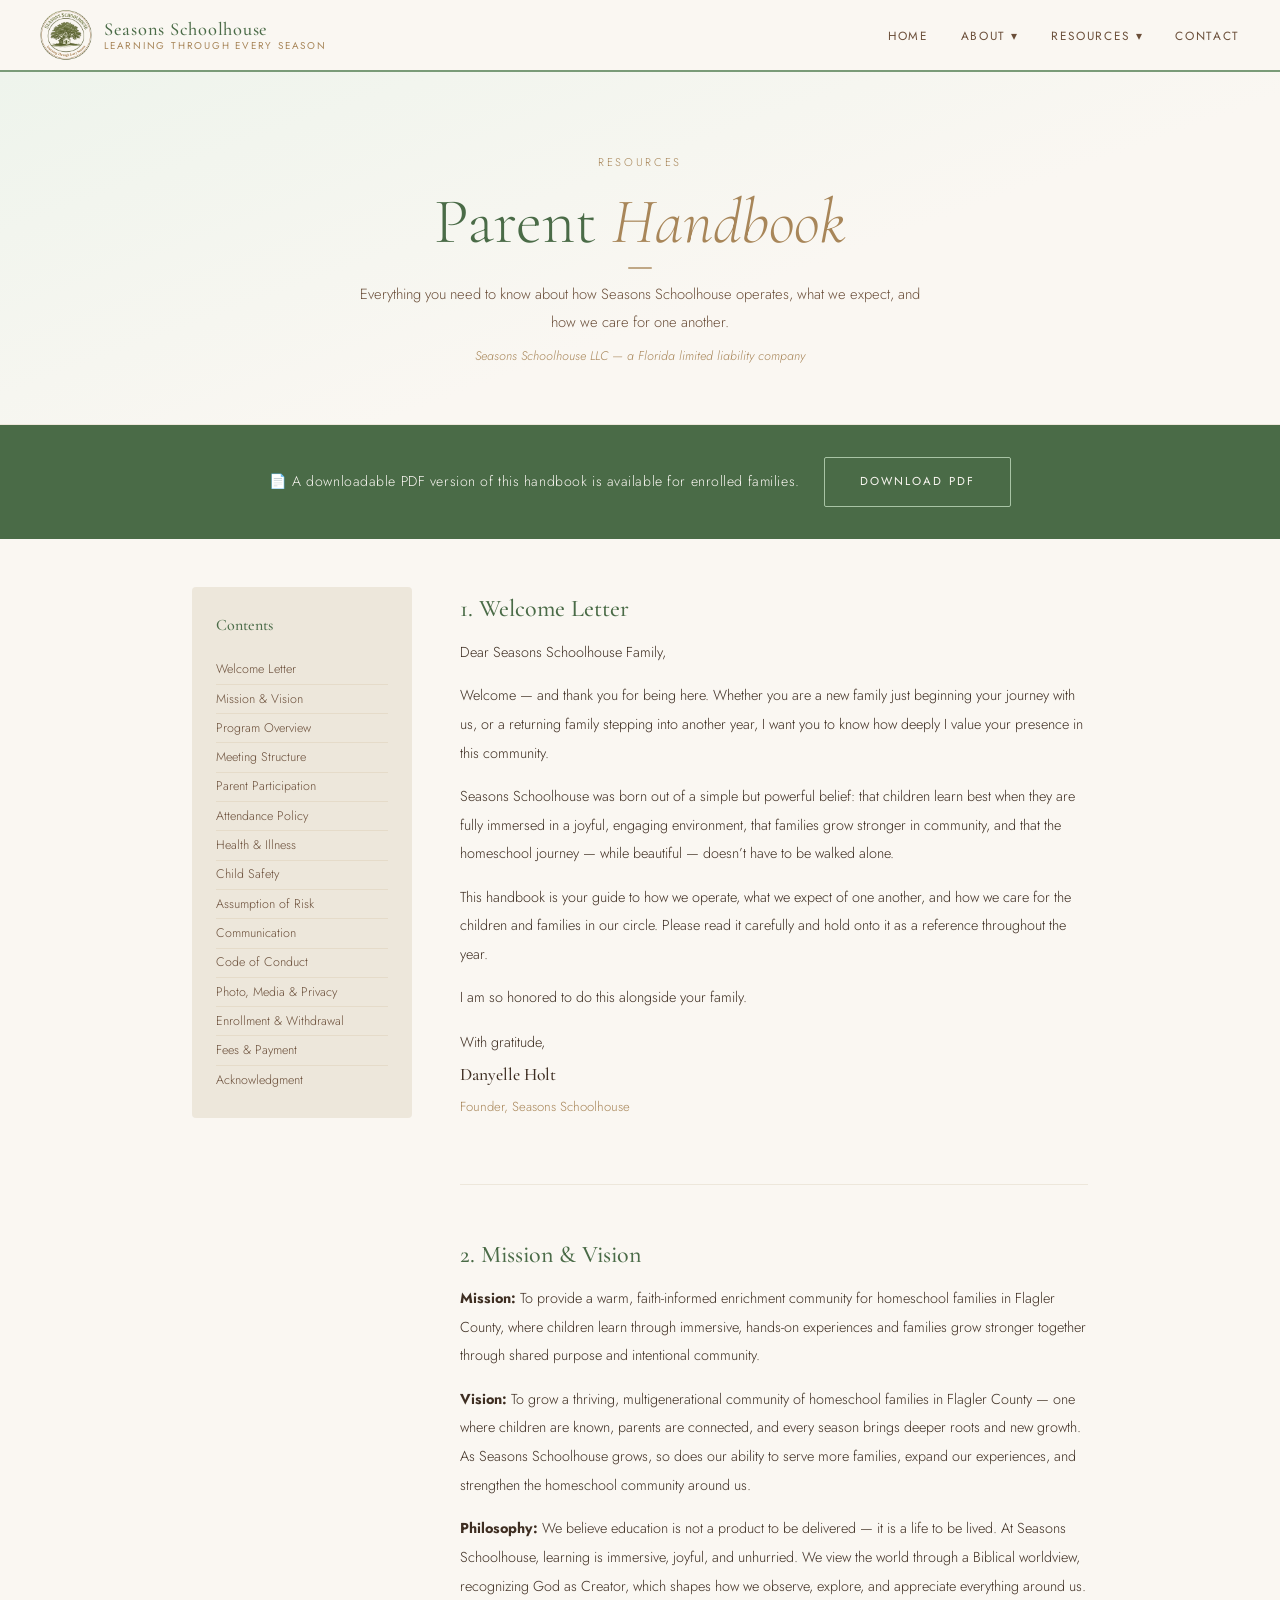
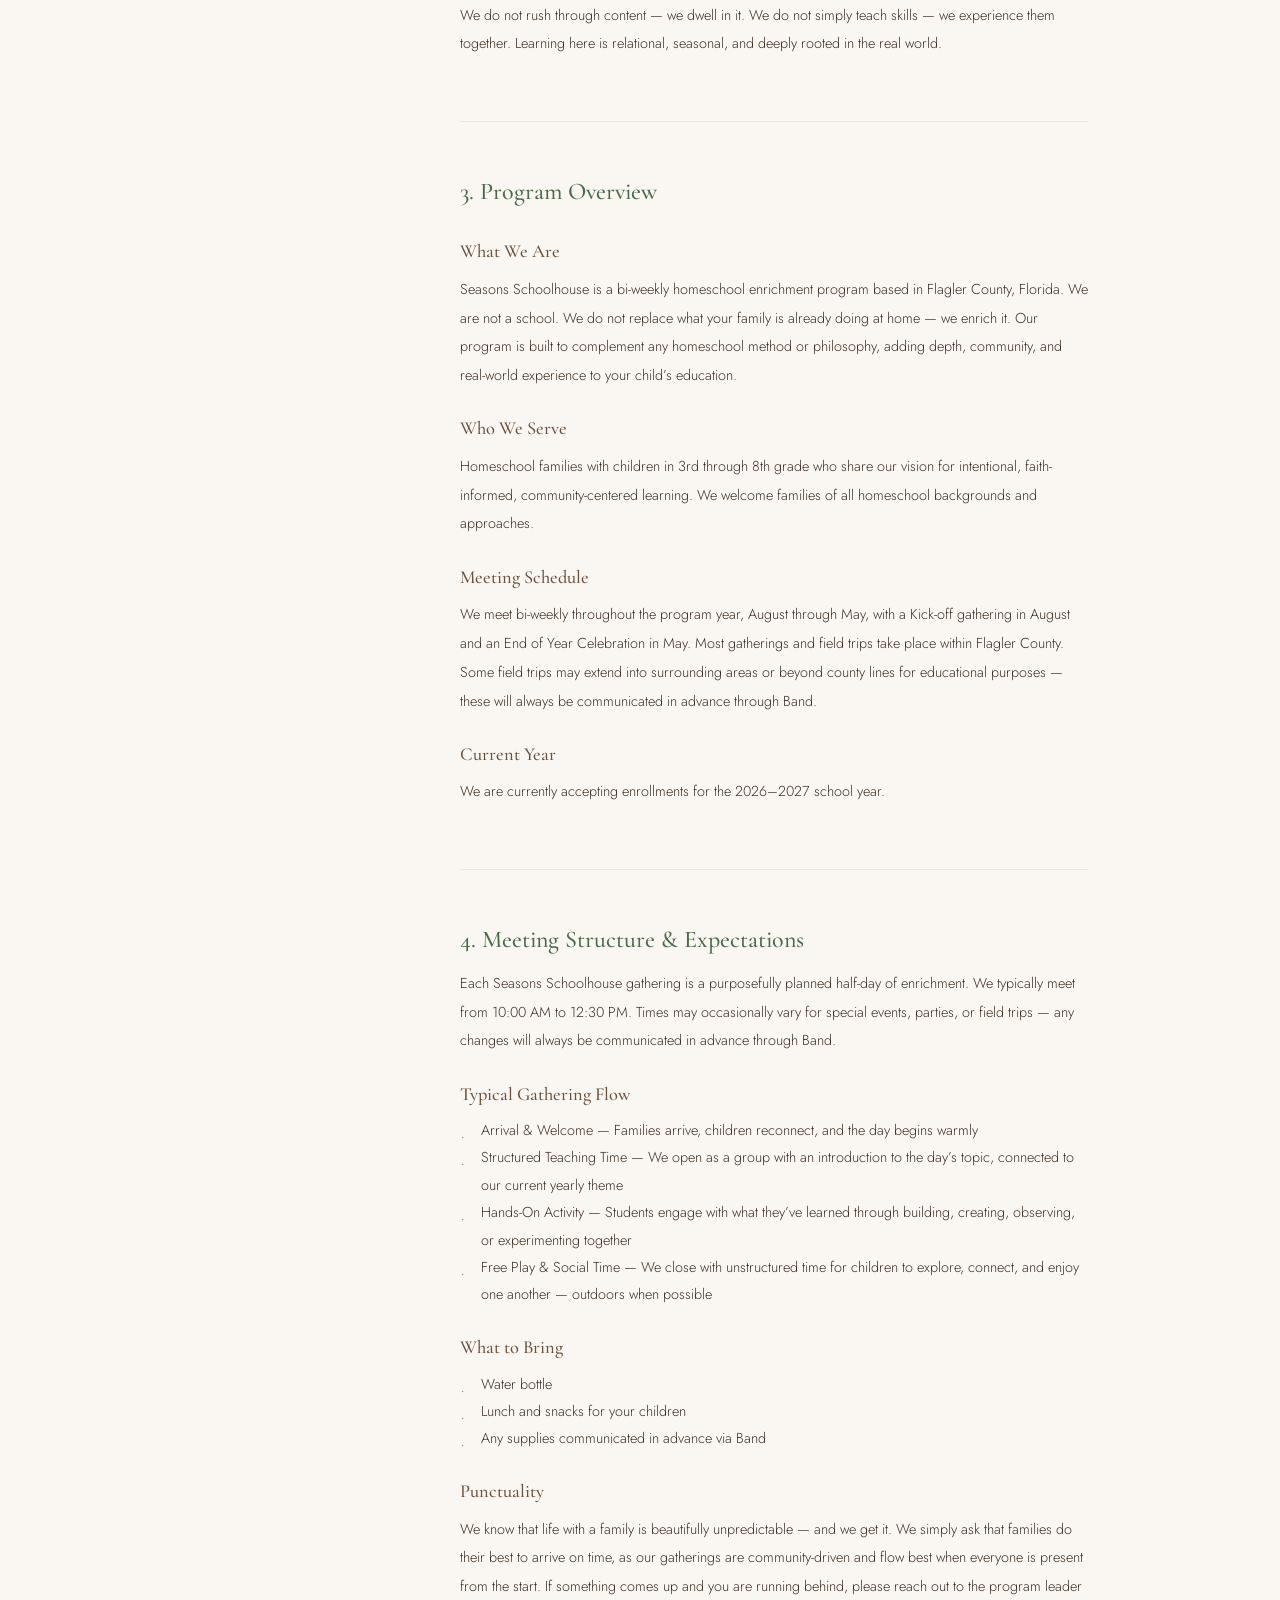
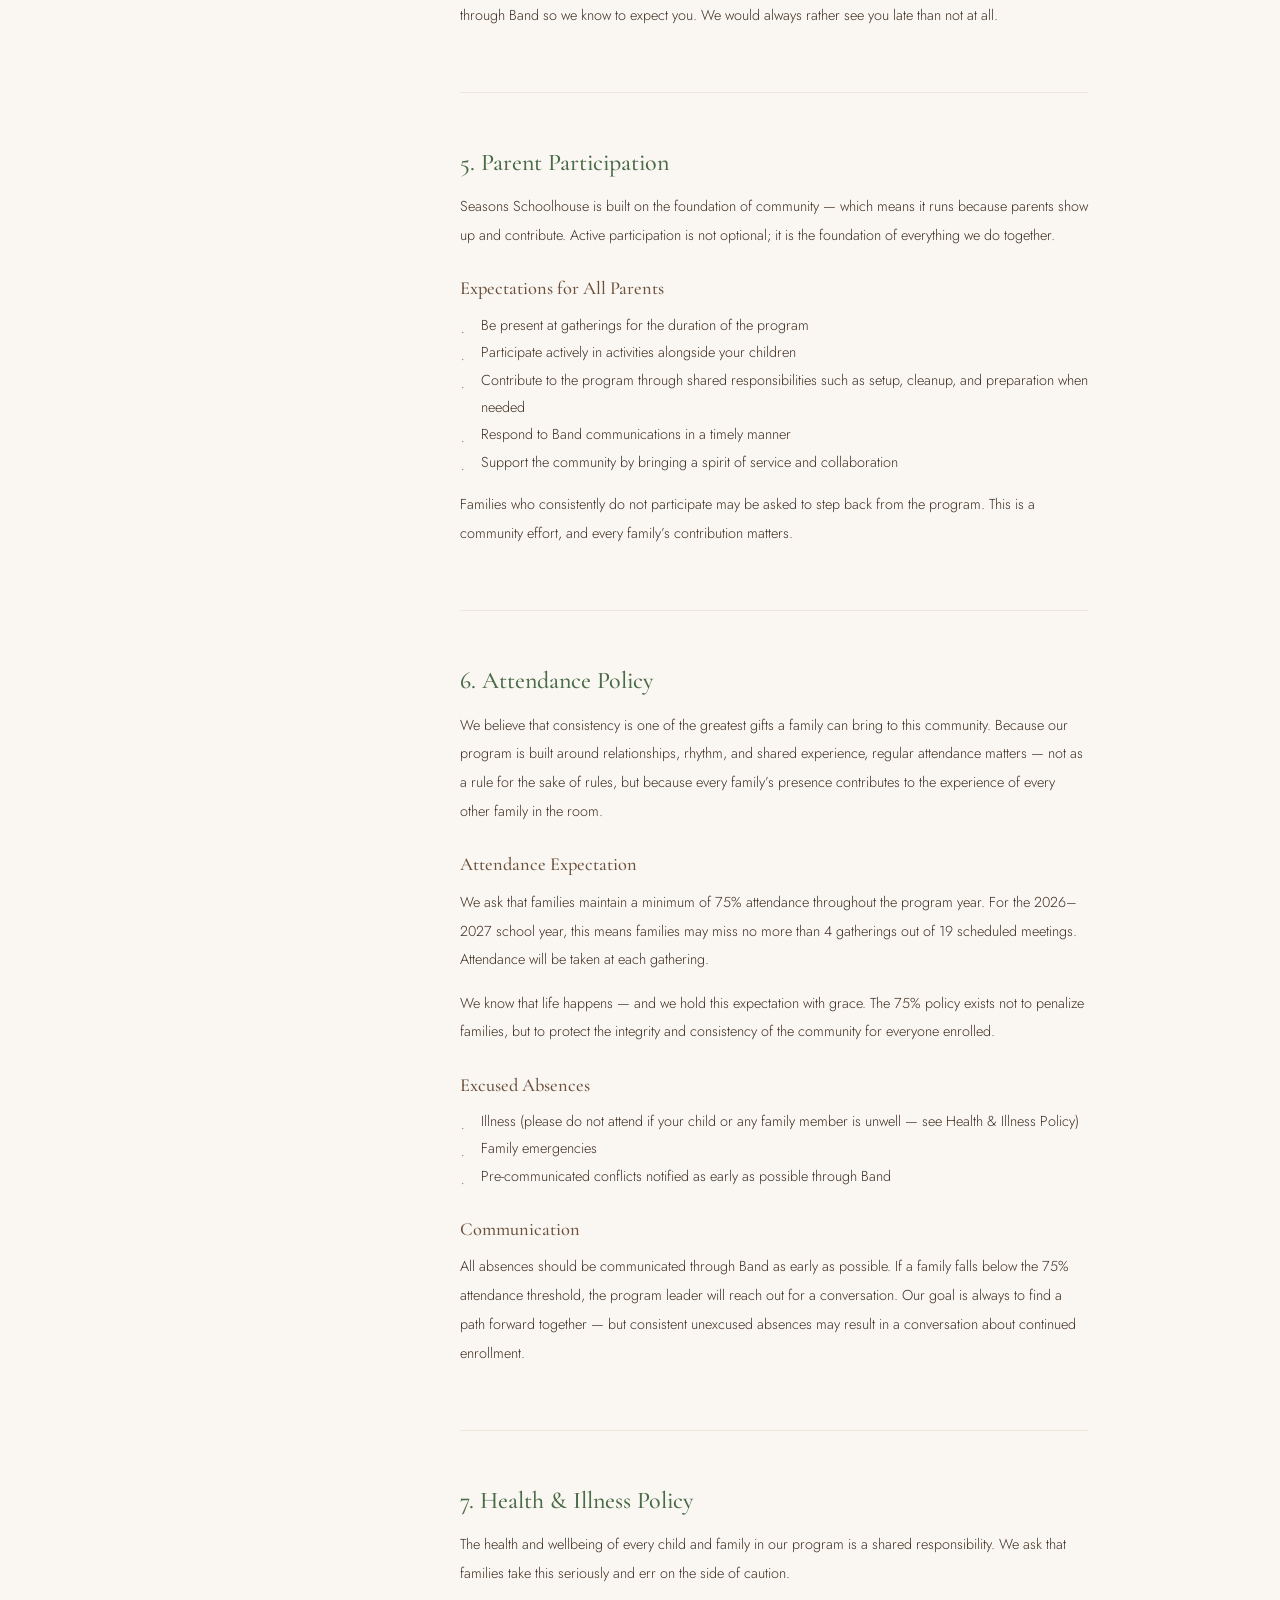
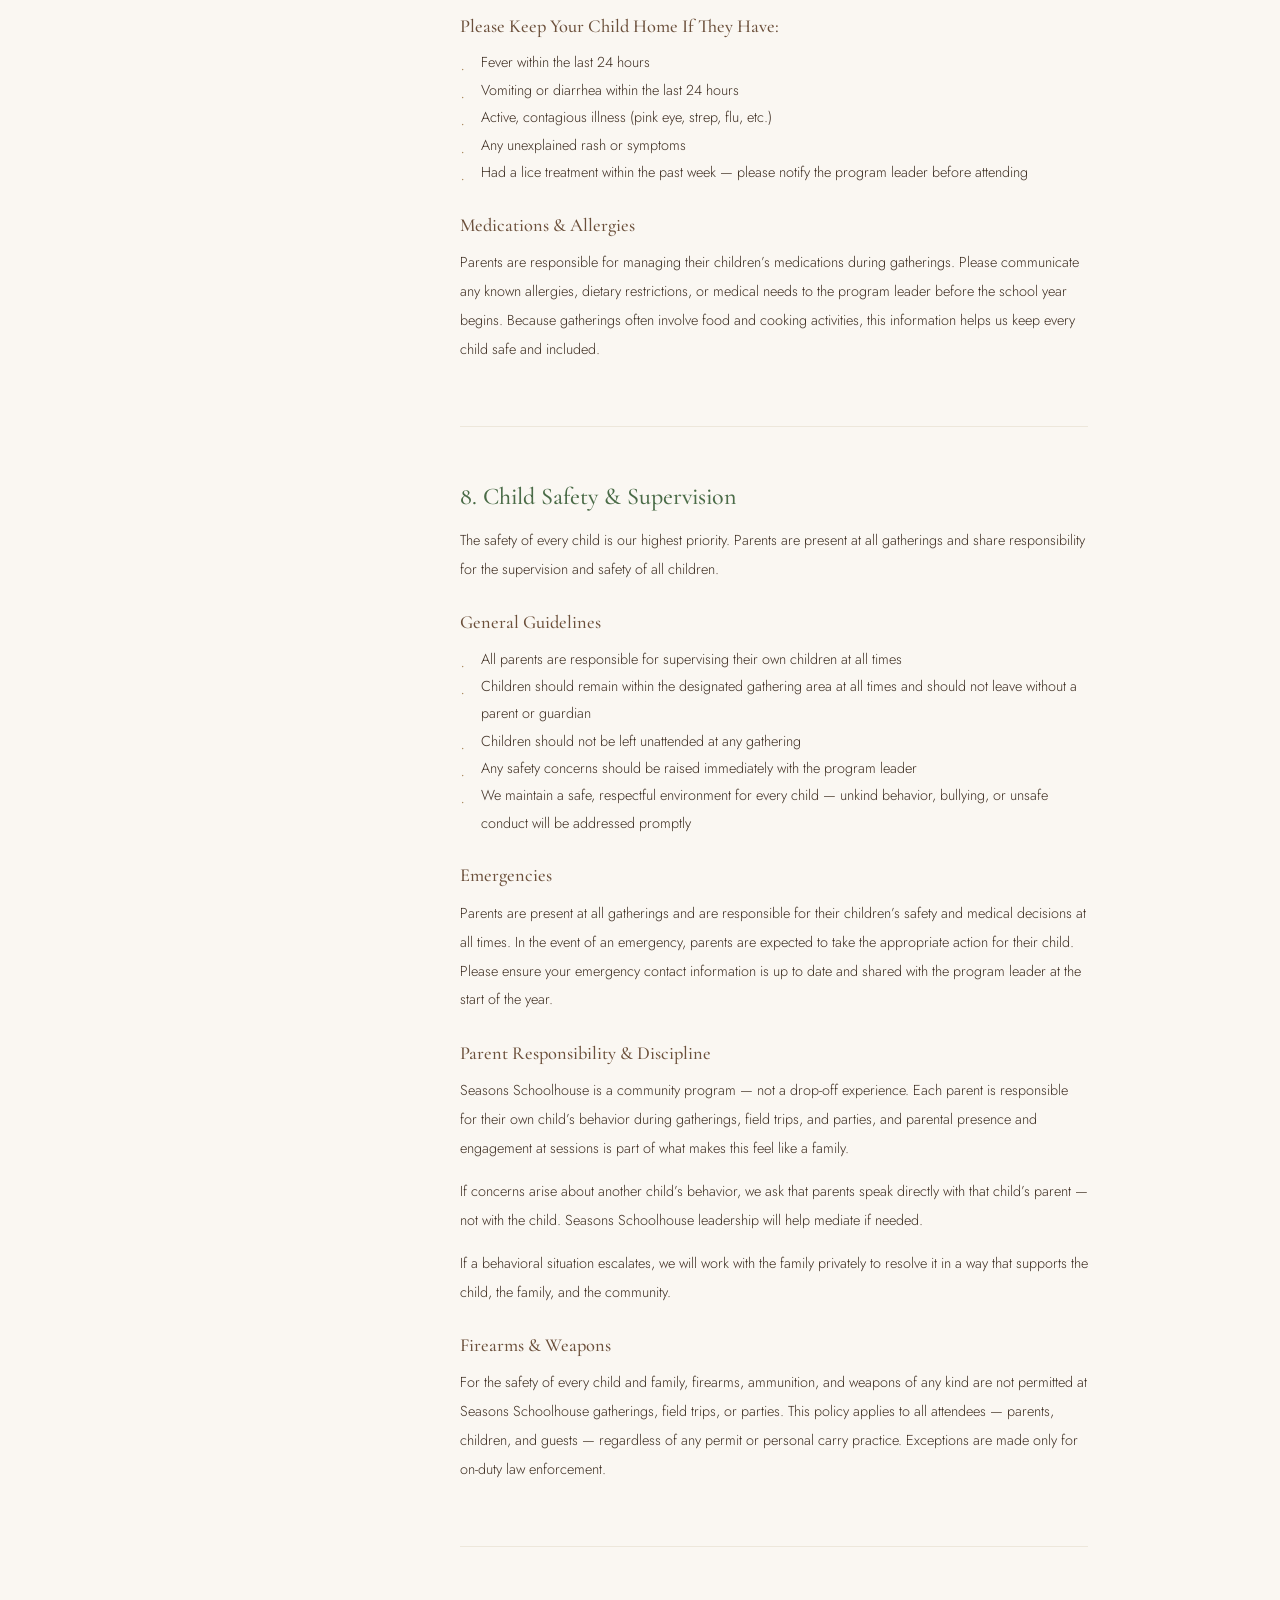
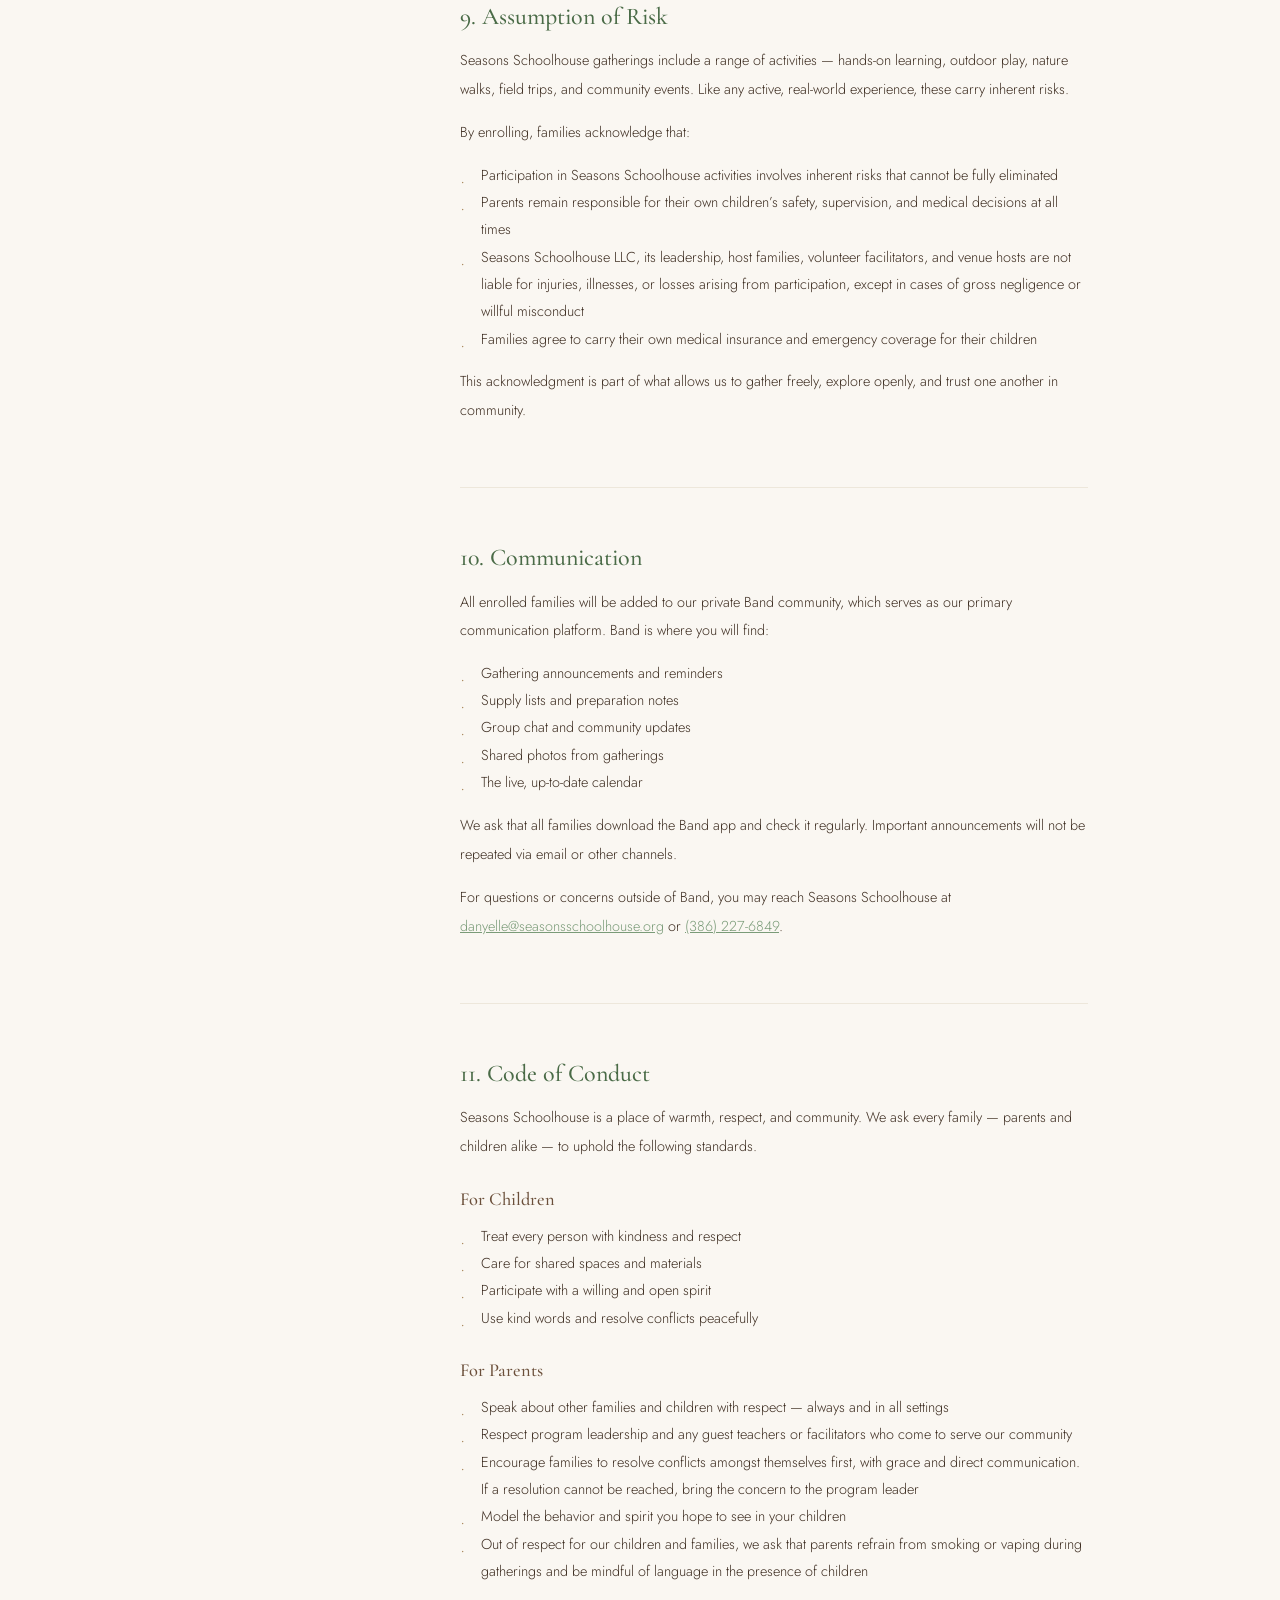
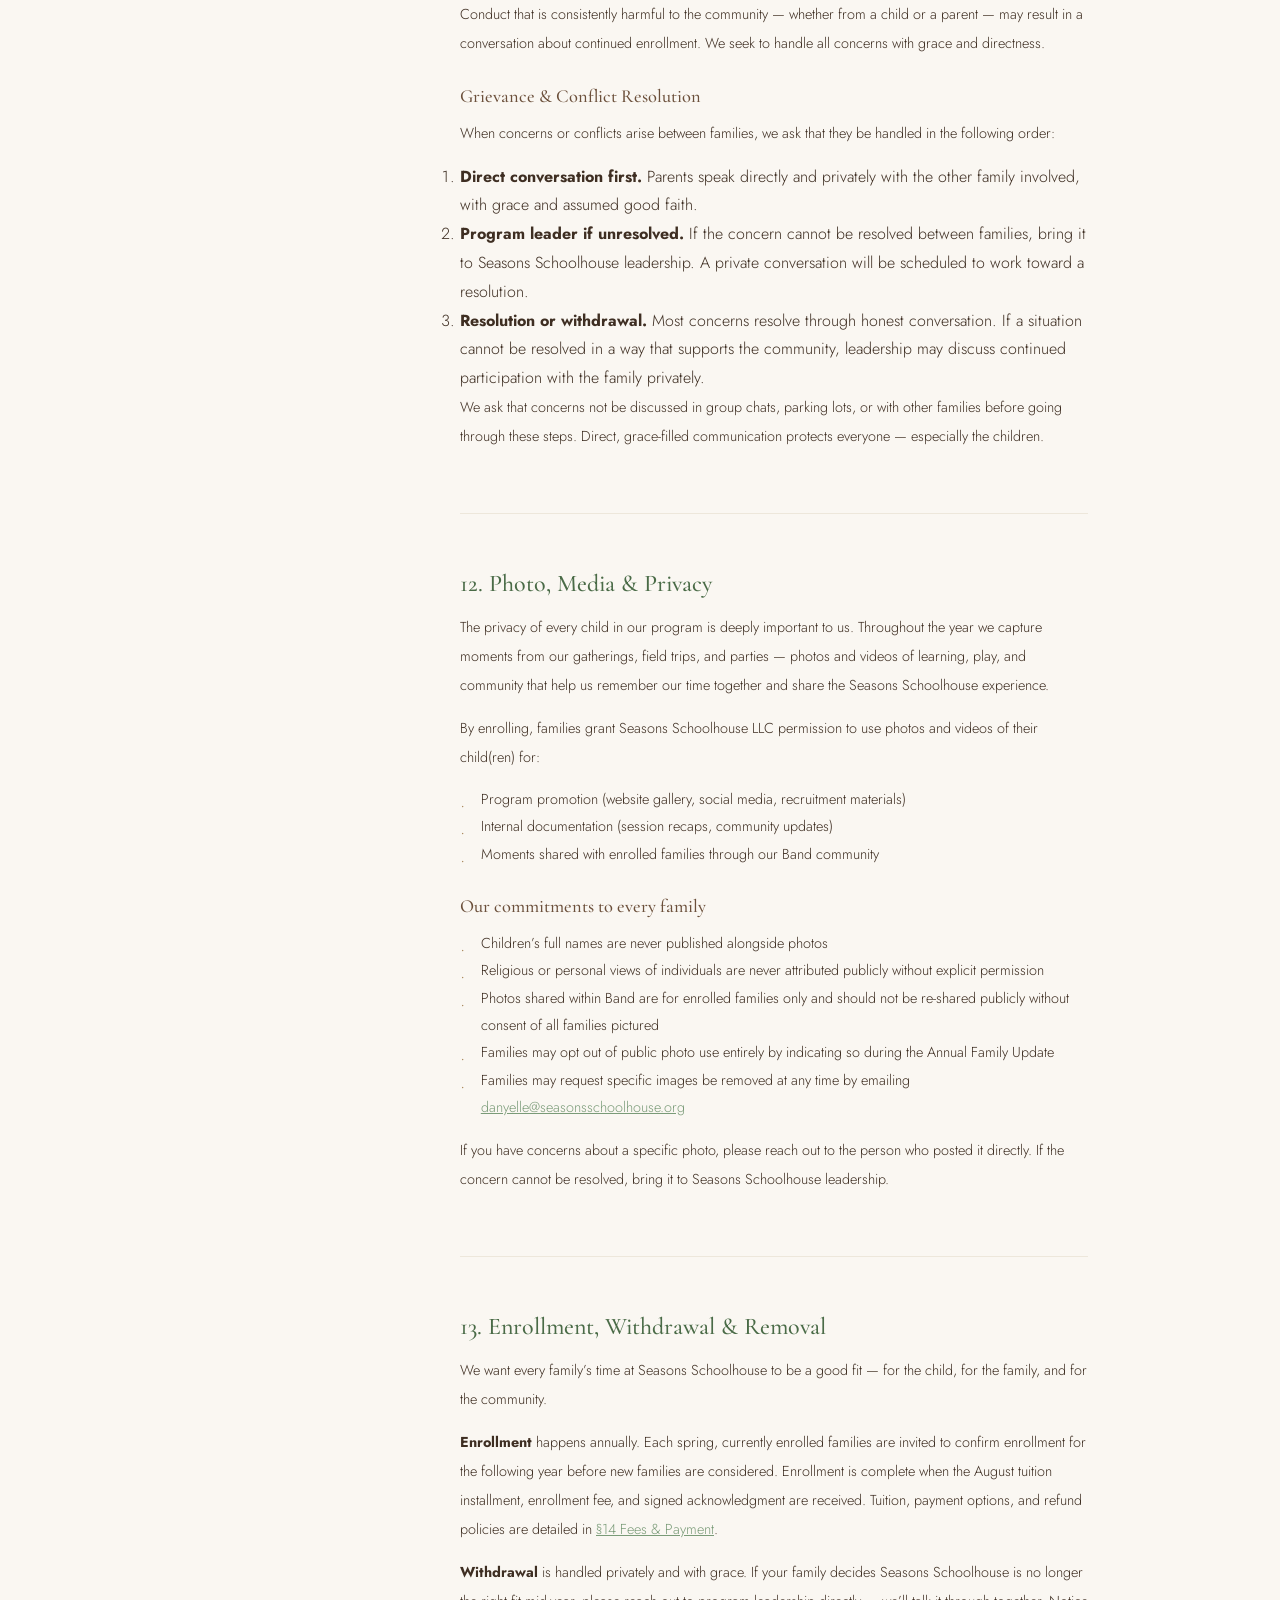
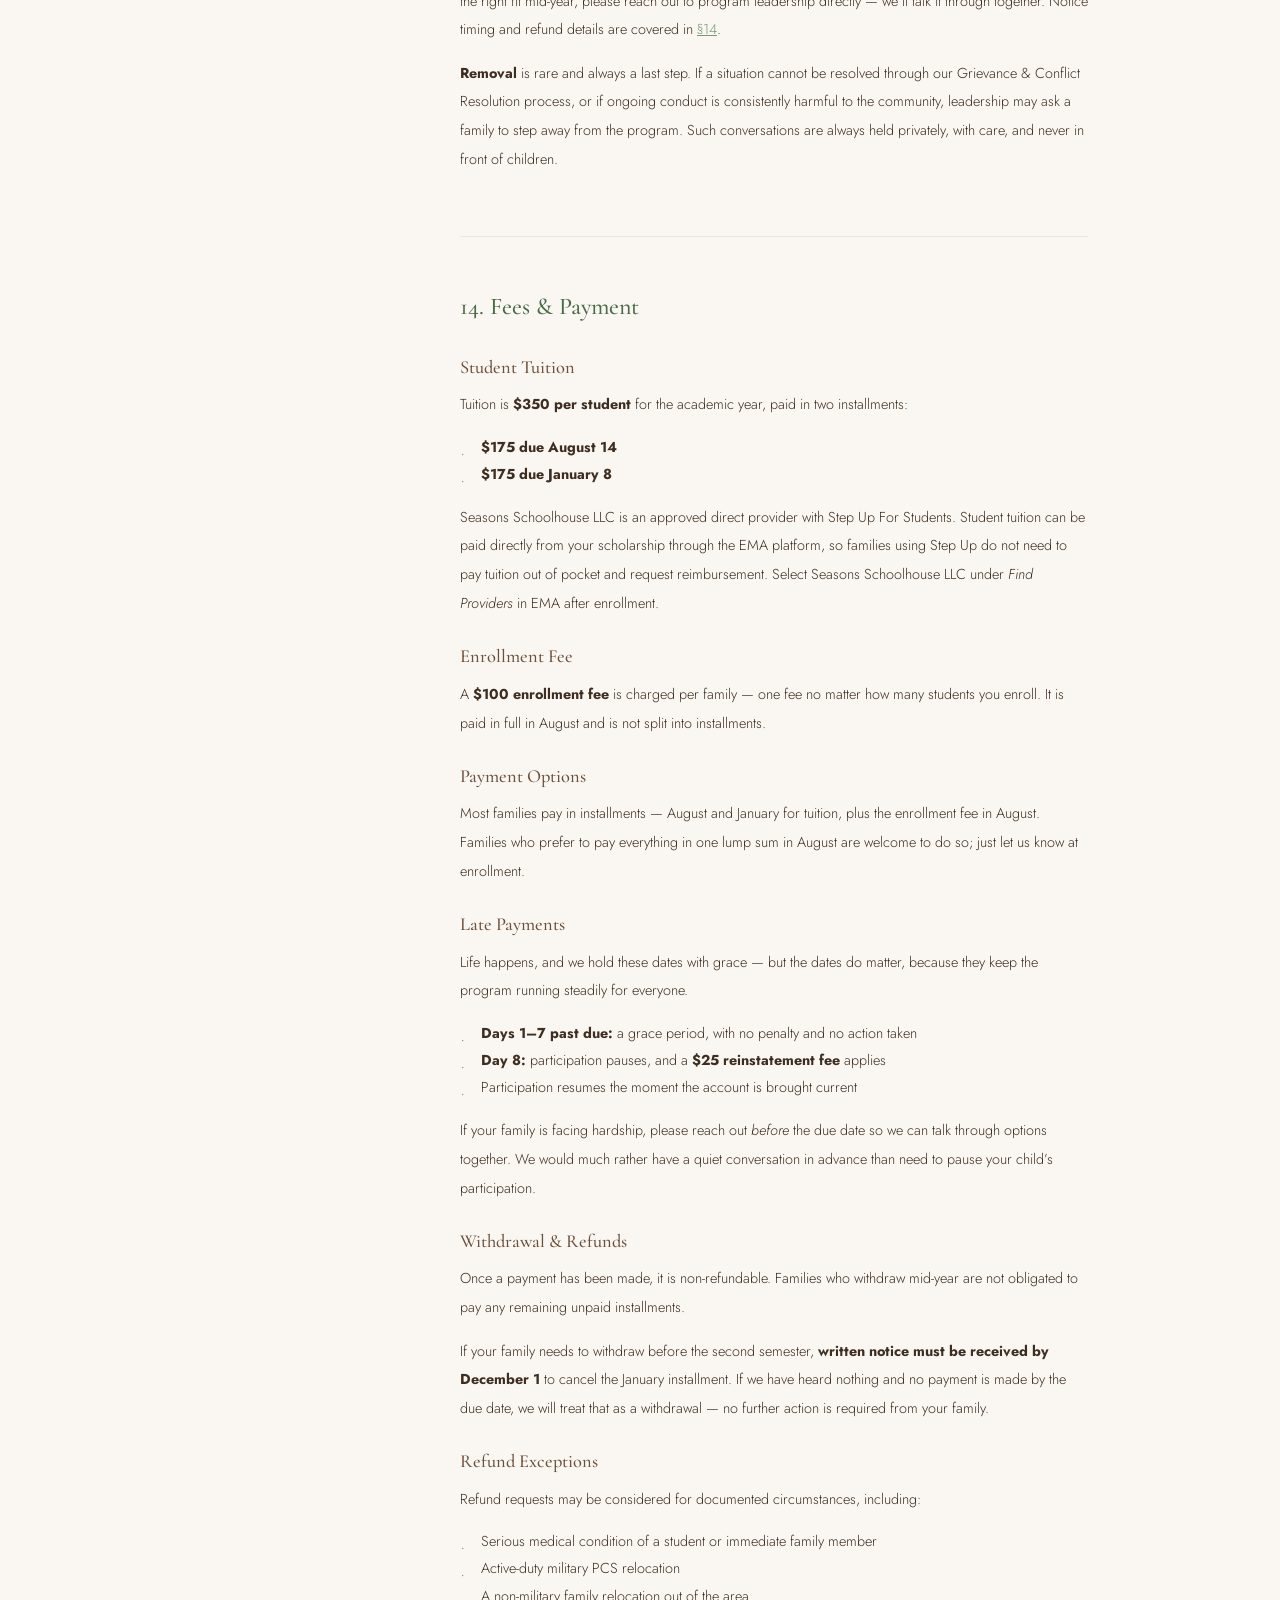
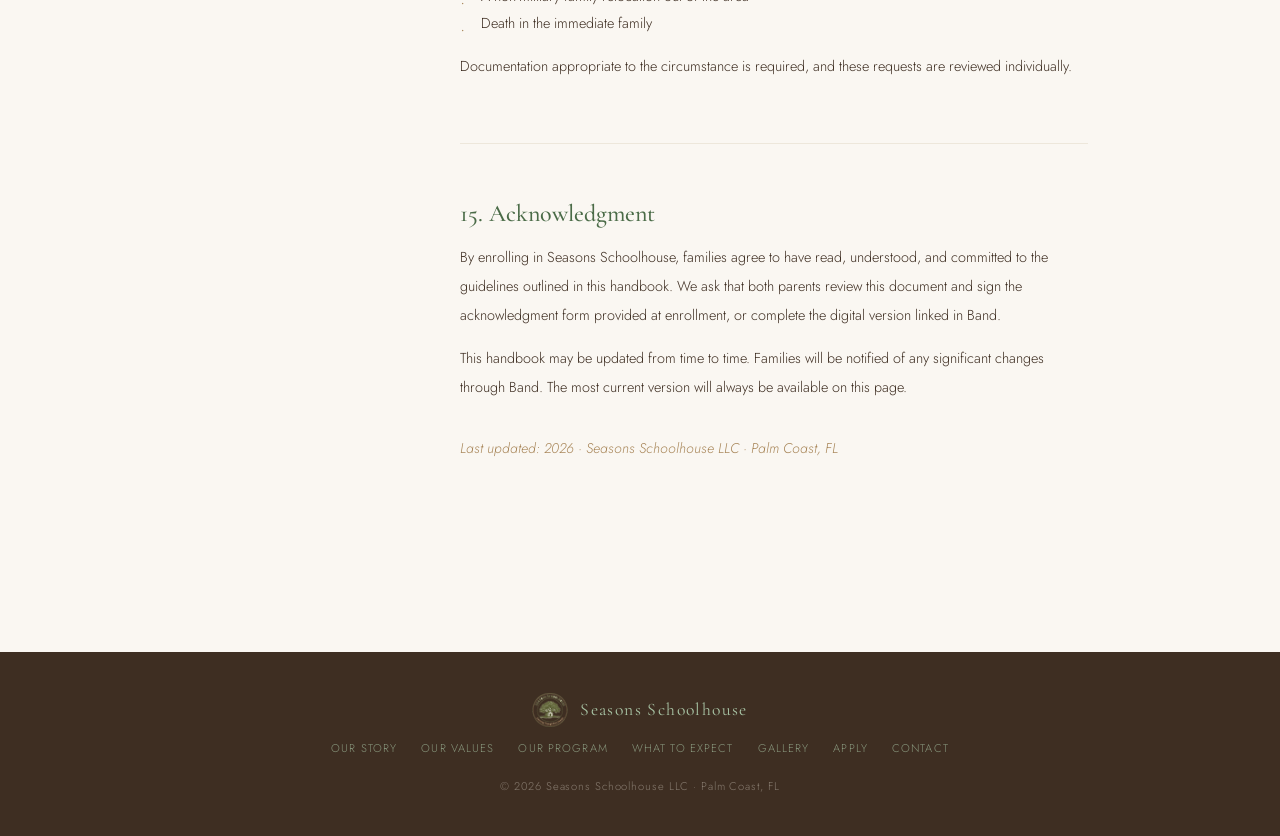
<file: handbook.html>
<!DOCTYPE html>
<html lang="en">
<head>
  <meta charset="UTF-8" />
  <meta name="viewport" content="width=device-width, initial-scale=1.0" />
  <title>Parent Handbook | Seasons Schoolhouse Flagler County</title>
  <meta name="description" content="The Seasons Schoolhouse Parent Handbook — policies, expectations, and community guidelines for our Flagler County, FL homeschool enrichment program." />
  <link rel="canonical" href="https://seasonsschoolhouse.org/handbook.html" />
  <!-- Favicon set (cream bg — fixes dark-mode blob) -->
  <link rel="icon" type="image/x-icon" href="/favicon.ico" />
  <link rel="icon" type="image/png" sizes="32x32" href="/favicon-32.png" />
  <link rel="icon" type="image/png" sizes="16x16" href="/favicon-16.png" />
  <link rel="apple-touch-icon" sizes="180x180" href="/apple-touch-icon.png" />
  <link rel="manifest" href="/site.webmanifest" />
  <meta name="theme-color" content="#FAF7F2" />
  <meta property="og:title" content="Parent Handbook | Seasons Schoolhouse Flagler County" />
  <meta property="og:description" content="The Seasons Schoolhouse parent handbook — policies, expectations, and everything you need to know about our Flagler County, FL homeschool enrichment program." />
  <meta property="og:image" content="https://seasonsschoolhouse.org/logo.png" />
  <meta property="og:type" content="website" />
  <meta property="og:url" content="https://seasonsschoolhouse.org/handbook.html" />
  <meta property="og:locale" content="en_US" />
  <meta property="og:site_name" content="Seasons Schoolhouse" />
  <meta name="twitter:card" content="summary_large_image" />
  <meta name="twitter:title" content="Parent Handbook | Seasons Schoolhouse Flagler County" />
  <meta name="twitter:description" content="The Seasons Schoolhouse parent handbook — policies, expectations, and everything you need to know about our Flagler County, FL homeschool enrichment program." />
  <meta name="twitter:image" content="https://seasonsschoolhouse.org/logo.png" />
  <meta name="keywords" content="homeschool enrichment, homeschool co-op Flagler County, homeschool Palm Coast, Christian homeschool Florida, homeschool program 3rd-8th grade, nature study homeschool, STEAM homeschool, homeschool field trips Flagler County, homeschool community Palm Coast" />
  <meta name="author" content="Seasons Schoolhouse" />
  <meta name="robots" content="index, follow" />
  <meta name="geo.region" content="US-FL" />
  <meta name="geo.placename" content="Flagler County, Florida" />
  <link rel="preconnect" href="https://fonts.googleapis.com" />
  <link rel="preconnect" href="https://fonts.gstatic.com" crossorigin />
  <link href="https://fonts.googleapis.com/css2?family=Cormorant+Garamond:ital,wght@0,300;0,400;0,500;0,600;1,300;1,400&family=Jost:wght@300;400;500&display=swap" rel="stylesheet" />
  <style>/* ─── RESET & VARIABLES ─── */
*, *::before, *::after { box-sizing: border-box; margin: 0; padding: 0; }

:root {
  --cream:   #FAF7F2;
  --linen:   #EDE7DB;
  --sage:    #7A9B78;
  --sage-lt: #A8C4A5;
  --moss:    #4A6B47;
  --tan:     #A88659;
  --brown:   #6B4F3A;
  --bark:    #3E2E22;
  --white:   #FFFCF8;
  --shadow:  0 4px 20px rgba(62,46,34,0.08);
}

html { scroll-behavior: smooth; }

body {
  font-family: 'Jost', sans-serif;
  background: var(--cream);
  color: var(--bark);
  font-weight: 300;
  font-size: 16px;
  line-height: 1.8;
  overflow-x: hidden;
}

/* ─── NAV ─── */
nav {
  position: fixed;
  top: 0; left: 0; right: 0;
  z-index: 1000;
  background: rgba(250,247,242,0.97);
  backdrop-filter: blur(10px);
  border-bottom: 1px solid var(--linen);
  padding: 0 2.5rem;
  display: flex;
  align-items: center;
  justify-content: space-between;
  height: 72px;
}

.nav-logo {
  display: flex;
  align-items: center;
  gap: 0.75rem;
  cursor: pointer;
  text-decoration: none;
}

.nav-logo img {
  height: 52px; width: 52px;
  object-fit: contain;
  border-radius: 50%;
}

.nav-logo-text {
  font-family: 'Cormorant Garamond', serif;
  font-size: 1.15rem;
  font-weight: 500;
  letter-spacing: 0.04em;
  color: var(--moss);
  line-height: 1.2;
}

.nav-logo-text span {
  display: block;
  font-size: 0.62rem;
  font-weight: 400;
  letter-spacing: 0.18em;
  text-transform: uppercase;
  color: var(--tan);
  font-family: 'Jost', sans-serif;
}

.nav-links {
  display: flex;
  align-items: center;
  gap: 2rem;
  list-style: none;
}

.nav-links > li > a,
.nav-links > li > button {
  font-family: 'Jost', sans-serif;
  font-size: 0.74rem;
  font-weight: 400;
  letter-spacing: 0.14em;
  text-transform: uppercase;
  color: var(--brown);
  text-decoration: none;
  cursor: pointer;
  background: none;
  border: none;
  padding: 0;
  transition: color 0.2s;
  white-space: nowrap;
}

.nav-links > li > a:hover,
.nav-links > li > button:hover { color: var(--sage); }

.nav-links > li > a.active { color: var(--moss); font-weight: 500; }

/* Dropdowns */
.dropdown { position: relative; }

.dropdown-menu {
  display: none;
  position: absolute;
  top: calc(100% + 14px);
  left: 50%;
  transform: translateX(-50%);
  background: var(--white);
  border: 1px solid var(--linen);
  border-radius: 4px;
  min-width: 200px;
  box-shadow: 0 8px 28px rgba(62,46,34,0.1);
  padding: 0.5rem 0;
  list-style: none;
  z-index: 500;
}

.dropdown-menu.open { display: block; }

.dropdown-menu li a {
  display: block;
  padding: 0.65rem 1.5rem;
  font-family: 'Jost', sans-serif;
  font-size: 0.72rem;
  letter-spacing: 0.12em;
  text-transform: uppercase;
  color: var(--brown);
  text-decoration: none;
  transition: background 0.15s, color 0.15s;
}

.dropdown-menu li a:hover { background: var(--cream); color: var(--sage); }
.dropdown-menu li a.active { color: var(--moss); }

/* Hamburger */
.hamburger {
  display: none;
  flex-direction: column;
  gap: 5px;
  cursor: pointer;
  background: none;
  border: none;
  padding: 4px;
  z-index: 1001;
}
.hamburger span {
  display: block;
  width: 22px; height: 1.5px;
  background: var(--brown);
  transition: 0.3s;
}

/* ─── PAGE WRAPPER ─── */
.page-wrapper {
  min-height: 100vh;
  padding-top: 72px;
  animation: fadeUp 0.45s ease both;
}

@keyframes fadeUp {
  from { opacity: 0; transform: translateY(14px); }
  to   { opacity: 1; transform: translateY(0); }
}

/* ─── BUTTONS ─── */
.btn {
  display: inline-block;
  padding: 0.85rem 2.2rem;
  border: 1px solid var(--sage);
  color: var(--moss);
  font-family: 'Jost', sans-serif;
  font-size: 0.72rem;
  font-weight: 400;
  letter-spacing: 0.18em;
  text-transform: uppercase;
  cursor: pointer;
  background: transparent;
  transition: background 0.25s, color 0.25s, border-color 0.25s;
  border-radius: 2px;
  text-decoration: none;
}
.btn:hover { background: var(--sage); color: var(--white); }
.btn-solid { background: var(--sage); color: var(--white); }
.btn-solid:hover { background: var(--moss); border-color: var(--moss); }
.btn-tan { border-color: var(--tan); color: var(--brown); }
.btn-tan:hover { background: var(--tan); color: var(--white); }

/* ─── PAGE HERO ─── */
.page-hero {
  padding: 5rem 2rem 3.5rem;
  text-align: center;
  border-bottom: 1px solid var(--linen);
  background: var(--cream);
}

.page-label {
  font-size: 0.7rem;
  letter-spacing: 0.24em;
  text-transform: uppercase;
  color: var(--tan);
  margin-bottom: 0.9rem;
}

.page-title {
  font-family: 'Cormorant Garamond', serif;
  font-size: clamp(2.4rem, 5vw, 4rem);
  font-weight: 300;
  color: var(--moss);
  line-height: 1.1;
  margin-bottom: 0.8rem;
}
.page-title em { font-style: italic; color: var(--tan); }

.page-subtitle {
  font-size: 0.92rem;
  color: var(--brown);
  max-width: 560px;
  margin: 0 auto;
  line-height: 1.9;
}

/* ─── DIVIDER ─── */
.divider { width: 40px; height: 1px; background: var(--tan); margin: 1.8rem 0; }
.divider-center { margin: 1.8rem auto; }

/* ─── SECTION HEADING ─── */
.section-heading {
  font-family: 'Cormorant Garamond', serif;
  font-size: clamp(1.7rem, 3.5vw, 2.6rem);
  font-weight: 300;
  color: var(--moss);
  text-align: center;
  margin-bottom: 0.4rem;
}
.section-heading em { font-style: italic; color: var(--tan); }

.section-label {
  text-align: center;
  font-size: 0.72rem;
  letter-spacing: 0.16em;
  text-transform: uppercase;
  color: var(--tan);
  margin-bottom: 3rem;
}

/* ─── CONTENT CONTAINER ─── */
.container {
  max-width: 860px;
  margin: 0 auto;
  padding: 4rem 2rem;
}

.container-wide {
  max-width: 1060px;
  margin: 0 auto;
  padding: 4rem 2rem;
}

/* ─── HOME ─── */
.hero {
  display: flex;
  flex-direction: column;
  align-items: center;
  justify-content: center;
  text-align: center;
  min-height: calc(100vh - 72px);
  padding: 4rem 2rem 5rem;
  position: relative;
  overflow: hidden;
}

.hero::before {
  content: '';
  position: absolute;
  width: 640px; height: 640px;
  border-radius: 50%;
  border: 1px solid var(--sage-lt);
  opacity: 0.22;
  top: 50%; left: 50%;
  transform: translate(-50%, -50%);
  pointer-events: none;
}
.hero::after {
  content: '';
  position: absolute;
  width: 950px; height: 950px;
  border-radius: 50%;
  border: 1px solid var(--tan);
  opacity: 0.1;
  top: 50%; left: 50%;
  transform: translate(-50%, -50%);
  pointer-events: none;
}

.hero-logo {
  width: 130px; height: 130px;
  object-fit: contain; border-radius: 50%;
  margin-bottom: 1.8rem;
  position: relative; z-index: 1;
}

.hero-eyebrow {
  font-size: 0.7rem; letter-spacing: 0.24em;
  text-transform: uppercase; color: var(--tan);
  margin-bottom: 1rem;
  position: relative; z-index: 1;
}

.hero-title {
  font-family: 'Cormorant Garamond', serif;
  font-size: clamp(3rem, 7vw, 5.5rem);
  font-weight: 300; line-height: 1.08;
  color: var(--moss); margin-bottom: 0.3em;
  position: relative; z-index: 1;
}
.hero-title em { font-style: italic; color: var(--tan); }

.hero-subtitle {
  font-family: 'Cormorant Garamond', serif;
  font-size: clamp(1.05rem, 2.2vw, 1.35rem);
  font-weight: 300; font-style: italic;
  color: var(--brown); margin-bottom: 1.5rem;
  position: relative; z-index: 1;
}

.hero-tagline {
  font-size: 0.9rem; letter-spacing: 0.03em;
  color: var(--brown); max-width: 480px;
  margin-bottom: 2.8rem; line-height: 1.9;
  position: relative; z-index: 1;
}

.hero-btns {
  display: flex; gap: 1rem;
  flex-wrap: wrap; justify-content: center;
  position: relative; z-index: 1;
}

/* Pillars */
.pillars {
  background: var(--linen);
  padding: 3.5rem 2rem;
  display: grid;
  grid-template-columns: repeat(auto-fit, minmax(180px, 1fr));
  gap: 2rem; text-align: center;
}
.pillar-icon { font-size: 1.6rem; margin-bottom: 0.6rem; display: block; }
.pillar h3 {
  font-family: 'Cormorant Garamond', serif;
  font-size: 1.08rem; font-weight: 500;
  color: var(--moss); margin-bottom: 0.35rem;
}
.pillar p { font-size: 0.84rem; color: var(--brown); line-height: 1.75; }

/* Quote band */
.quote-band {
  padding: 4.5rem 2rem; text-align: center;
  background: var(--moss);
}
.quote-band blockquote {
  font-family: 'Cormorant Garamond', serif;
  font-size: clamp(1.3rem, 3vw, 2rem);
  font-weight: 300; font-style: italic;
  color: var(--cream); max-width: 680px;
  margin: 0 auto; line-height: 1.55;
}
.quote-band cite {
  display: block; margin-top: 1.2rem;
  font-family: 'Jost', sans-serif; font-style: normal;
  font-size: 0.7rem; letter-spacing: 0.18em;
  text-transform: uppercase; color: var(--sage-lt);
}

/* ─── OUR STORY ─── */
.story-grid {
  display: grid;
  grid-template-columns: 1fr 2fr;
  gap: 4rem;
  align-items: start;
}

.story-sidebar { position: sticky; top: 90px; }

.founder-initial {
  width: 110px; height: 110px;
  border-radius: 50%;
  background: var(--linen);
  border: 2px solid var(--sage-lt);
  display: flex; align-items: center; justify-content: center;
  font-family: 'Cormorant Garamond', serif;
  font-size: 2.8rem; font-weight: 300;
  color: var(--sage); margin-bottom: 1.2rem;
}

.founder-name {
  font-family: 'Cormorant Garamond', serif;
  font-size: 1.35rem; font-weight: 500;
  color: var(--bark); margin-bottom: 0.2rem;
}
.founder-role {
  font-size: 0.7rem; letter-spacing: 0.14em;
  text-transform: uppercase; color: var(--tan);
}

.story-body p {
  font-size: 1rem; color: var(--bark);
  line-height: 2; margin-bottom: 1.4rem;
}
.story-body p:first-child::first-letter {
  font-family: 'Cormorant Garamond', serif;
  font-size: 3rem; font-weight: 300;
  float: left; line-height: 0.8;
  margin-right: 0.1em; color: var(--sage);
}

.story-links {
  display: grid;
  grid-template-columns: 1fr 1fr;
  gap: 1rem;
  margin-top: 3rem;
}

.story-link-card {
  background: var(--white);
  border: 1px solid var(--linen);
  border-radius: 4px;
  padding: 1.5rem;
  text-decoration: none;
  transition: border-color 0.2s, box-shadow 0.2s;
}
.story-link-card:hover {
  border-color: var(--sage-lt);
  box-shadow: var(--shadow);
}
.story-link-card h4 {
  font-family: 'Cormorant Garamond', serif;
  font-size: 1.1rem; font-weight: 500;
  color: var(--moss); margin-bottom: 0.35rem;
}
.story-link-card p { font-size: 0.8rem; color: var(--brown); line-height: 1.65; }
.story-link-card .arrow {
  display: inline-block; margin-top: 0.6rem;
  font-size: 0.7rem; letter-spacing: 0.1em;
  text-transform: uppercase; color: var(--tan);
}

/* ─── VALUES ─── */
.values-intro {
  max-width: 660px;
  margin: 0 auto;
  text-align: center;
  padding: 3.5rem 2rem 1rem;
}
.values-intro p { font-size: 1rem; color: var(--bark); line-height: 2; }

.values-grid {
  display: grid;
  grid-template-columns: repeat(auto-fit, minmax(280px, 1fr));
  gap: 1.5rem;
  max-width: 960px;
  margin: 3rem auto;
  padding: 0 2rem;
}

.value-card {
  background: var(--white);
  border: 1px solid var(--linen);
  border-radius: 4px;
  padding: 2rem;
  transition: box-shadow 0.2s;
}
.value-card:hover { box-shadow: var(--shadow); }

.value-icon { font-size: 1.6rem; margin-bottom: 0.8rem; display: block; }
.value-card h3 {
  font-family: 'Cormorant Garamond', serif;
  font-size: 1.2rem; font-weight: 500;
  color: var(--moss); margin-bottom: 0.5rem;
}
.value-card p { font-size: 0.86rem; color: var(--brown); line-height: 1.8; }

.values-closing {
  background: var(--moss);
  padding: 4rem 2rem;
  text-align: center;
}
.values-closing p {
  font-family: 'Cormorant Garamond', serif;
  font-size: clamp(1.2rem, 2.5vw, 1.7rem);
  font-weight: 300; font-style: italic;
  color: var(--cream); max-width: 640px;
  margin: 0 auto; line-height: 1.6;
}

/* ─── PROGRAM ─── */
.program-intro {
  max-width: 680px;
  margin: 0 auto;
  text-align: center;
  padding: 3.5rem 2rem 1rem;
}
.program-intro p { font-size: 1rem; color: var(--bark); line-height: 2; }

.program-section {
  max-width: 900px;
  margin: 0 auto;
  padding: 3rem 2rem;
}

.program-section h3 {
  font-family: 'Cormorant Garamond', serif;
  font-size: 1.6rem; font-weight: 400;
  color: var(--moss); margin-bottom: 0.5rem;
}

.program-section p {
  font-size: 0.92rem; color: var(--bark);
  line-height: 2; margin-bottom: 1.2rem;
}

.program-divider {
  border: none;
  border-top: 1px solid var(--linen);
  margin: 0 2rem;
}

.areas-grid {
  display: grid;
  grid-template-columns: repeat(auto-fit, minmax(220px, 1fr));
  gap: 1.2rem;
  max-width: 960px;
  margin: 3rem auto;
  padding: 0 2rem;
}

.area-card {
  background: var(--white);
  border: 1px solid var(--linen);
  border-radius: 4px;
  padding: 1.6rem;
  display: flex; gap: 1rem;
  align-items: flex-start;
}
.area-card .icon { font-size: 1.3rem; flex-shrink: 0; margin-top: 0.1rem; }
.area-card h4 {
  font-family: 'Cormorant Garamond', serif;
  font-size: 1.05rem; font-weight: 500;
  color: var(--moss); margin-bottom: 0.3rem;
}
.area-card p { font-size: 0.82rem; color: var(--brown); line-height: 1.75; }

.program-strip {
  background: var(--linen);
  padding: 3rem 2rem;
}

/* ─── APPLY ─── */
.apply-intro {
  max-width: 680px;
  margin: 0 auto;
  text-align: center;
  padding: 3.5rem 2rem 2rem;
}
.apply-intro p { font-size: 1rem; color: var(--bark); line-height: 2; }

.prereview {
  background: var(--linen);
  padding: 3rem 2rem;
}
.prereview-inner {
  max-width: 760px;
  margin: 0 auto;
}
.prereview h3 {
  font-family: 'Cormorant Garamond', serif;
  font-size: 1.5rem; font-weight: 400;
  color: var(--moss); margin-bottom: 0.5rem;
  text-align: center;
}
.prereview p {
  font-size: 0.9rem; color: var(--brown);
  line-height: 1.9; text-align: center;
  margin-bottom: 2rem;
}

.prereview-cards {
  display: grid;
  grid-template-columns: repeat(auto-fit, minmax(200px, 1fr));
  gap: 1rem;
}

.prereview-card {
  background: var(--white);
  border: 1px solid rgba(196,168,130,0.3);
  border-radius: 4px;
  padding: 1.5rem;
  text-decoration: none;
  text-align: center;
  transition: box-shadow 0.2s, border-color 0.2s;
}
.prereview-card:hover {
  box-shadow: var(--shadow);
  border-color: var(--sage-lt);
}
.prereview-card .icon { font-size: 1.5rem; display: block; margin-bottom: 0.6rem; }
.prereview-card h4 {
  font-family: 'Cormorant Garamond', serif;
  font-size: 1rem; font-weight: 500;
  color: var(--moss); margin-bottom: 0.3rem;
}
.prereview-card p { font-size: 0.78rem; color: var(--brown); line-height: 1.6; }

/* Apply steps */
.apply-steps {
  max-width: 780px;
  margin: 0 auto;
  padding: 4rem 2rem;
}

.apply-steps h3 {
  font-family: 'Cormorant Garamond', serif;
  font-size: 1.6rem; font-weight: 400;
  color: var(--moss); margin-bottom: 2.5rem;
  text-align: center;
}

.steps-list { list-style: none; }

.step-item {
  display: flex;
  gap: 1.5rem;
  align-items: flex-start;
  margin-bottom: 2rem;
  padding-bottom: 2rem;
  border-bottom: 1px solid var(--linen);
}
.step-item:last-child { border-bottom: none; margin-bottom: 0; padding-bottom: 0; }

.step-number {
  flex-shrink: 0;
  width: 44px; height: 44px;
  border-radius: 50%;
  background: var(--linen);
  border: 1px solid var(--tan);
  display: flex; align-items: center; justify-content: center;
  font-family: 'Cormorant Garamond', serif;
  font-size: 1.2rem; font-weight: 500;
  color: var(--moss);
}

.step-content h4 {
  font-family: 'Cormorant Garamond', serif;
  font-size: 1.1rem; font-weight: 500;
  color: var(--moss); margin-bottom: 0.3rem;
}
.step-content p { font-size: 0.86rem; color: var(--brown); line-height: 1.8; }

.apply-cta {
  background: var(--linen);
  padding: 3.5rem 2rem;
  text-align: center;
}
.apply-cta p {
  font-size: 0.92rem; color: var(--brown);
  line-height: 1.9; max-width: 520px;
  margin: 0 auto 1.8rem;
}

/* ─── HANDBOOK ─── */
.handbook-wrapper {
  max-width: 780px;
  margin: 0 auto;
  padding: 3rem 2rem 5rem;
}

.handbook-section {
  margin-bottom: 3rem;
  padding-bottom: 3rem;
  border-bottom: 1px solid var(--linen);
}
.handbook-section:last-child { border-bottom: none; }

.handbook-section h2 {
  font-family: 'Cormorant Garamond', serif;
  font-size: 1.5rem; font-weight: 500;
  color: var(--moss); margin-bottom: 0.5rem;
}
.handbook-section h3 {
  font-family: 'Cormorant Garamond', serif;
  font-size: 1.15rem; font-weight: 500;
  color: var(--brown); margin: 1.4rem 0 0.4rem;
}
.handbook-section p {
  font-size: 0.9rem; color: var(--bark);
  line-height: 2; margin-bottom: 0.9rem;
}
.handbook-section ul {
  list-style: none; padding-left: 0;
  margin-bottom: 0.9rem;
}
.handbook-section ul li {
  font-size: 0.9rem; color: var(--bark);
  line-height: 1.9; padding-left: 1.3rem;
  position: relative;
}
.handbook-section ul li::before {
  content: '·';
  position: absolute; left: 0;
  color: var(--tan); font-size: 1.2rem;
}

.handbook-toc {
  background: var(--linen);
  border-radius: 4px;
  padding: 2rem;
  margin-bottom: 3rem;
}
.handbook-toc h3 {
  font-family: 'Cormorant Garamond', serif;
  font-size: 1.1rem; font-weight: 500;
  color: var(--moss); margin-bottom: 1rem;
}
.handbook-toc ol {
  padding-left: 1.2rem;
}
.handbook-toc ol li {
  font-size: 0.84rem; color: var(--brown);
  line-height: 2;
}
.handbook-toc ol li a {
  color: var(--brown); text-decoration: none;
  transition: color 0.2s;
}
.handbook-toc ol li a:hover { color: var(--sage); }

.handbook-download-bar {
  background: var(--moss);
  padding: 2rem;
  text-align: center;
  display: flex;
  align-items: center;
  justify-content: center;
  gap: 1.5rem;
  flex-wrap: wrap;
}
.handbook-download-bar p {
  font-size: 0.88rem;
  color: var(--cream);
  letter-spacing: 0.04em;
}

/* ─── CALENDAR ─── */
.calendar-wrapper {
  max-width: 900px;
  margin: 0 auto;
  padding: 3rem 2rem 5rem;
}

.calendar-year-label {
  font-family: 'Cormorant Garamond', serif;
  font-size: 1.1rem; font-weight: 400;
  color: var(--tan); letter-spacing: 0.1em;
  text-align: center; margin-bottom: 2.5rem;
}

.calendar-grid {
  display: grid;
  grid-template-columns: repeat(auto-fit, minmax(260px, 1fr));
  gap: 1.5rem;
}

.cal-month {
  background: var(--white);
  border: 1px solid var(--linen);
  border-radius: 4px;
  overflow: hidden;
}

.cal-month-header {
  background: var(--linen);
  padding: 0.9rem 1.2rem;
  font-family: 'Cormorant Garamond', serif;
  font-size: 1.05rem; font-weight: 500;
  color: var(--moss);
  display: flex;
  justify-content: space-between;
  align-items: center;
}

.cal-month-header span {
  font-family: 'Jost', sans-serif;
  font-size: 0.68rem; font-weight: 400;
  letter-spacing: 0.1em; color: var(--tan);
}

.cal-days-header {
  display: grid;
  grid-template-columns: repeat(7, 1fr);
  padding: 0.6rem 0.8rem 0;
}

.cal-day-label {
  text-align: center;
  font-size: 0.6rem;
  letter-spacing: 0.1em;
  text-transform: uppercase;
  color: var(--tan);
  font-weight: 400;
  padding: 0.3rem 0;
}

.cal-days {
  display: grid;
  grid-template-columns: repeat(7, 1fr);
  padding: 0.3rem 0.8rem 0.8rem;
  gap: 2px;
}

.cal-day {
  text-align: center;
  font-size: 0.8rem;
  color: var(--brown);
  padding: 0.35rem 0.2rem;
  border-radius: 50%;
  aspect-ratio: 1;
  display: flex;
  align-items: center;
  justify-content: center;
  cursor: default;
}

.cal-day.empty { color: transparent; }
.cal-day.other-month { color: rgba(107,79,58,0.25); }

.cal-day.meeting {
  background: var(--sage);
  color: var(--white);
  font-weight: 500;
  border-radius: 50%;
  cursor: pointer;
  position: relative;
}

.cal-day.special {
  background: var(--moss);
  color: var(--white);
  font-weight: 500;
  border-radius: 50%;
}

.cal-day.break {
  background: var(--linen);
  color: var(--tan);
  border-radius: 50%;
  font-size: 0.7rem;
}

.cal-day.today {
  border: 1px solid var(--tan);
}

/* Meeting list */
.meeting-list {
  background: var(--linen);
  padding: 3rem 2rem;
  margin-top: 3rem;
  border-radius: 4px;
}

.meeting-list h3 {
  font-family: 'Cormorant Garamond', serif;
  font-size: 1.4rem; font-weight: 400;
  color: var(--moss); margin-bottom: 1.5rem;
  text-align: center;
}

.meeting-items {
  max-width: 600px;
  margin: 0 auto;
  display: flex;
  flex-direction: column;
  gap: 0.6rem;
}

.meeting-item {
  display: flex;
  align-items: center;
  gap: 1rem;
  padding: 0.7rem 1rem;
  background: var(--white);
  border-radius: 3px;
  border-left: 3px solid var(--sage);
}

.meeting-item.special-event { border-left-color: var(--moss); }
.meeting-item.break-item { border-left-color: var(--linen); background: transparent; }

.meeting-date {
  font-family: 'Jost', sans-serif;
  font-size: 0.78rem; font-weight: 400;
  color: var(--moss); min-width: 120px;
  letter-spacing: 0.04em;
}

.meeting-name {
  font-size: 0.86rem;
  color: var(--brown);
}

.meeting-item.special-event .meeting-name { color: var(--moss); font-weight: 500; }
.meeting-item.break-item .meeting-name { color: var(--tan); font-style: italic; }

.cal-legend {
  display: flex;
  gap: 1.5rem;
  justify-content: center;
  margin-top: 2rem;
  flex-wrap: wrap;
}

.legend-item {
  display: flex;
  align-items: center;
  gap: 0.5rem;
  font-size: 0.76rem;
  color: var(--brown);
}

.legend-dot {
  width: 12px; height: 12px;
  border-radius: 50%;
}
.legend-dot.meeting { background: var(--sage); }
.legend-dot.special { background: var(--moss); }

/* ─── CURRENT FAMILIES ─── */
.families-intro {
  max-width: 640px;
  margin: 0 auto;
  text-align: center;
  padding: 3.5rem 2rem 2rem;
}
.families-intro p { font-size: 1rem; color: var(--bark); line-height: 2; }

.band-features {
  display: grid;
  grid-template-columns: repeat(auto-fit, minmax(180px, 1fr));
  gap: 1.2rem;
  max-width: 900px;
  margin: 2.5rem auto;
  padding: 0 2rem;
}

.band-feature {
  background: var(--white);
  border: 1px solid var(--linen);
  border-radius: 4px;
  padding: 1.5rem;
  text-align: center;
}
.band-feature .icon { font-size: 1.5rem; margin-bottom: 0.6rem; display: block; }
.band-feature h4 {
  font-family: 'Cormorant Garamond', serif;
  font-size: 1rem; font-weight: 500;
  color: var(--moss); margin-bottom: 0.3rem;
}
.band-feature p { font-size: 0.8rem; color: var(--brown); line-height: 1.65; }

.band-steps {
  max-width: 640px;
  margin: 0 auto;
  padding: 3rem 2rem;
}

.band-steps h3 {
  font-family: 'Cormorant Garamond', serif;
  font-size: 1.5rem; font-weight: 400;
  color: var(--moss); margin-bottom: 2rem;
  text-align: center;
}

.band-step {
  display: flex;
  gap: 1.2rem;
  align-items: flex-start;
  margin-bottom: 1.5rem;
}

.band-step-num {
  flex-shrink: 0;
  width: 36px; height: 36px;
  border-radius: 50%;
  background: var(--linen);
  border: 1px solid var(--tan);
  display: flex; align-items: center; justify-content: center;
  font-family: 'Cormorant Garamond', serif;
  font-size: 1.1rem; color: var(--moss);
}

.band-step p {
  font-size: 0.88rem; color: var(--bark);
  line-height: 1.85; padding-top: 0.35rem;
}

.band-step p a {
  color: var(--sage);
  text-decoration: none;
}
.band-step p a:hover { text-decoration: underline; }

.band-cta {
  background: var(--moss);
  padding: 3.5rem 2rem;
  text-align: center;
}
.band-cta p {
  font-size: 0.9rem; color: var(--cream);
  line-height: 1.9; max-width: 460px;
  margin: 0 auto 1.8rem;
  opacity: 0.88;
}

/* ─── CONTACT ─── */
.contact-wrap {
  max-width: 860px;
  margin: 0 auto;
  padding: 4rem 2rem 6rem;
  display: grid;
  grid-template-columns: 1fr 1.5fr;
  gap: 4rem;
}

.contact-info h3 {
  font-family: 'Cormorant Garamond', serif;
  font-size: 1.5rem; font-weight: 400;
  color: var(--moss); margin-bottom: 1rem;
}
.contact-info p {
  font-size: 0.9rem; color: var(--brown);
  line-height: 1.9; margin-bottom: 1.6rem;
}

.contact-detail {
  display: flex; align-items: center;
  gap: 0.8rem; margin-bottom: 0.9rem;
  font-size: 0.84rem; color: var(--brown);
}
.contact-detail a { color: var(--sage); text-decoration: none; }
.contact-detail a:hover { text-decoration: underline; }
.contact-icon { font-size: 1rem; }

.contact-form { display: flex; flex-direction: column; gap: 1.1rem; }
.form-row { display: grid; grid-template-columns: 1fr 1fr; gap: 1rem; }

.field { display: flex; flex-direction: column; gap: 0.4rem; }
.field label {
  font-size: 0.7rem; letter-spacing: 0.14em;
  text-transform: uppercase; color: var(--brown); font-weight: 400;
}
.field input, .field select, .field textarea {
  background: var(--white); border: 1px solid var(--linen);
  border-radius: 3px; padding: 0.75rem 1rem;
  font-family: 'Jost', sans-serif;
  font-size: 0.88rem; color: var(--bark);
  font-weight: 300; transition: border-color 0.2s;
  outline: none; width: 100%;
}
.field input:focus,
.field select:focus,
.field textarea:focus { border-color: var(--sage); }
.field textarea { resize: vertical; min-height: 120px; }
.form-note { font-size: 0.76rem; color: var(--brown); opacity: 0.7; line-height: 1.7; }

.form-success {
  display: none;
  background: var(--linen);
  border: 1px solid var(--sage-lt);
  border-radius: 4px;
  padding: 1.2rem 1.5rem;
  font-size: 0.88rem;
  color: var(--moss); line-height: 1.7;
}

/* ─── VALUES STRIP ─── */
.values-strip {
  background: var(--linen); padding: 3rem 2rem;
  display: flex; flex-wrap: wrap;
  gap: 1rem; justify-content: center;
}
.value-tag {
  padding: 0.5rem 1.2rem;
  border: 1px solid var(--tan);
  border-radius: 30px;
  font-size: 0.75rem; letter-spacing: 0.1em;
  text-transform: uppercase; color: var(--brown);
}

/* ─── FOOTER ─── */
footer {
  background: var(--bark);
  color: var(--linen);
  text-align: center;
  padding: 2.5rem 2rem;
}
.footer-logo-wrap {
  display: flex; align-items: center;
  justify-content: center; gap: 0.75rem;
  margin-bottom: 0.6rem;
}
.footer-logo-wrap img {
  width: 36px; height: 36px;
  border-radius: 50%; opacity: 0.85;
}
.footer-logo {
  font-family: 'Cormorant Garamond', serif;
  font-size: 1.1rem; font-weight: 400;
  letter-spacing: 0.08em; color: var(--sage-lt);
}
footer p { font-size: 0.7rem; letter-spacing: 0.08em; opacity: 0.42; }
.footer-links {
  display: flex; gap: 1.5rem;
  justify-content: center;
  margin-bottom: 1rem;
  flex-wrap: wrap;
}
.footer-links a {
  font-size: 0.7rem; letter-spacing: 0.1em;
  text-transform: uppercase;
  color: var(--sage-lt); text-decoration: none;
  opacity: 0.7; transition: opacity 0.2s;
}
.footer-links a:hover { opacity: 1; }

/* ─── MOBILE ─── */
@media (max-width: 768px) {
  .hamburger { display: flex; }

  nav { padding: 0 1.5rem; }

  .nav-links {
    display: none;
    position: fixed;
    top: 72px; left: 0; right: 0;
    background: var(--white);
    flex-direction: column;
    padding: 1.5rem;
    gap: 0;
    border-bottom: 1px solid var(--linen);
    box-shadow: 0 8px 24px rgba(62,46,34,0.08);
    max-height: calc(100vh - 72px);
    overflow-y: auto;
  }

  .nav-links.open { display: flex; }

  .nav-links > li {
    border-bottom: 1px solid var(--linen);
    padding: 0;
  }
  .nav-links > li:last-child { border-bottom: none; }

  .nav-links > li > a,
  .nav-links > li > button {
    display: block;
    padding: 1rem 0;
    font-size: 0.8rem;
    width: 100%;
    text-align: left;
  }

  .dropdown-menu {
    position: static;
    transform: none;
    box-shadow: none;
    border: none;
    border-top: 1px solid var(--linen);
    padding: 0 0 0.5rem 1rem;
    display: none;
    min-width: unset;
  }
  .dropdown-menu.open { display: block; }
  .dropdown-menu li a { padding: 0.6rem 0; }

  .story-grid { grid-template-columns: 1fr; gap: 2rem; }
  .story-links { grid-template-columns: 1fr; }
  .story-sidebar { position: static; }

  .contact-wrap { grid-template-columns: 1fr; gap: 2.5rem; }
  .form-row { grid-template-columns: 1fr; }
}

@media (max-width: 480px) {
  .nav-logo-text { display: none; }
  .hero-title { font-size: 2.6rem; }
  .page-title { font-size: 2rem; }
  .container { padding: 2.5rem 1.2rem; }
}

/* ─── NAV — green bottom border ─── */
nav { border-bottom: 2px solid var(--sage) !important; }

/* ─── NAV — active item underline ─── */
.nav-links > li > a.active {
  color: var(--moss);
  font-weight: 500;
  position: relative;
}
.nav-links > li > a.active::after {
  content: '';
  position: absolute;
  bottom: -4px; left: 0; right: 0;
  height: 2px;
  background: var(--sage);
  border-radius: 2px;
}

/* ─── PILLAR HOVER ─── */
.pillar {
  padding: 1.2rem;
  border-radius: 4px;
  border: 1px solid transparent;
  transition: border-color 0.25s, box-shadow 0.25s;
}
.pillar:hover {
  border-top: 3px solid var(--sage);
  box-shadow: 0 4px 18px rgba(62,46,34,0.08);
  background: var(--white);
}

/* ─── PAGE HERO GRADIENT ─── */
.page-hero {
  background: linear-gradient(160deg, #eef4ec 0%, var(--cream) 60%) !important;
}

/* ─── HEADING ACCENT LINE ─── */
.section-heading::after,
.page-title::after {
  content: '';
  display: block;
  width: 36px; height: 2px;
  background: var(--tan);
  margin: 0.7rem auto 0;
  border-radius: 2px;
}

/* ─── BUTTONS — slightly thicker border ─── */
.btn { border-width: 1.5px !important; }

/* ─── FOOTER LINK HOVER UNDERLINE ─── */
.footer-links a { position: relative; padding-bottom: 2px; }
.footer-links a::after {
  content: '';
  position: absolute;
  bottom: 0; left: 0; right: 0;
  height: 1px;
  background: var(--sage-lt);
  transform: scaleX(0);
  transition: transform 0.2s ease;
}
.footer-links a:hover::after { transform: scaleX(1); }

/* ─── STORY & VALUE CARD HOVER ─── */
.story-link-card {
  border-top: 3px solid transparent;
  transition: border-color 0.25s, box-shadow 0.25s;
}
.story-link-card:hover { border-top-color: var(--sage); }

.value-card {
  border-top: 3px solid transparent;
  transition: border-top-color 0.25s, box-shadow 0.25s;
}
.value-card:hover {
  border-top-color: var(--sage);
  box-shadow: 0 4px 18px rgba(62,46,34,0.08);
}

/* ─── FOUNDER PHOTO ─── */
.founder-photo {
  width: 160px; height: 160px;
  border-radius: 50%;
  object-fit: cover;
  border: 3px solid var(--sage-lt);
  margin-bottom: 1.2rem;
  display: block;
}

/* ─── DROPDOWN HOVER (desktop) ─── */
@media (min-width: 769px) {
  .dropdown:hover .dropdown-menu { display: block; }
}

/* ─── HERO circles off ─── */
.hero::before, .hero::after { display: none; }

/* ─── DROPDOWN HOVER (desktop) ─── */
@media (min-width: 769px) {
  .dropdown:hover .dropdown-menu { display: block; }
}

/* ─── HERO — remove decorative circles ─── */
.hero::before, .hero::after { display: none; }

/* ─── NAV — sage green bottom border ─── */
nav { border-bottom: 2px solid var(--sage) !important; }

/* ─── NAV — active page underline ─── */
.nav-links > li > a.active {
  color: var(--moss); font-weight: 500; position: relative;
}
.nav-links > li > a.active::after {
  content: '';
  position: absolute;
  bottom: -4px; left: 0; right: 0;
  height: 2px; background: var(--sage); border-radius: 2px;
}

/* ─── PILLAR SECTION — subtle top border to ease transition ─── */
.pillars {
  border-top: 3px solid var(--linen);
}
.pillar {
  padding: 1.2rem; border-radius: 4px;
  border: 1px solid transparent;
  transition: border-color 0.25s, box-shadow 0.25s, background 0.25s;
}
.pillar:hover {
  border-top: 3px solid var(--sage);
  box-shadow: 0 4px 18px rgba(62,46,34,0.08);
  background: var(--white);
}

/* ─── PAGE HERO — sage-to-cream gradient ─── */
.page-hero {
  background: linear-gradient(160deg, #eef4ec 0%, var(--cream) 60%) !important;
}

/* ─── HEADING ACCENT LINE — shorter, lighter ─── */
.section-heading::after,
.page-title::after {
  content: '';
  display: block;
  width: 24px; height: 2px;
  background: var(--tan);
  margin: 0.6rem auto 0;
  border-radius: 2px;
  opacity: 0.7;
}

/* ─── BUTTONS — slightly thicker border ─── */
.btn { border-width: 1.5px !important; }

/* ─── FOOTER LINK HOVER ─── */
.footer-links a { position: relative; padding-bottom: 2px; }
.footer-links a::after {
  content: '';
  position: absolute;
  bottom: 0; left: 0; right: 0;
  height: 1px; background: var(--sage-lt);
  transform: scaleX(0);
  transition: transform 0.2s ease;
}
.footer-links a:hover::after { transform: scaleX(1); }

/* ─── STORY & VALUE & AREA CARD HOVER ─── */
.story-link-card {
  border-top: 3px solid transparent;
  transition: border-color 0.25s, box-shadow 0.25s;
}
.story-link-card:hover { border-top-color: var(--sage); }

.value-card {
  border-top: 3px solid transparent;
  transition: border-top-color 0.25s, box-shadow 0.25s;
}
.value-card:hover {
  border-top-color: var(--sage);
  box-shadow: 0 4px 18px rgba(62,46,34,0.08);
}

/* ─── VALUES SECTION — linen background wrap ─── */
.values-section-wrap {
  background: var(--linen);
  padding: 1rem 0 3rem;
}

/* ─── FOUNDER PHOTO ─── */
.founder-photo {
  width: 160px; height: 160px;
  border-radius: 50%;
  object-fit: cover;
  border: 3px solid var(--sage-lt);
  margin-bottom: 1.2rem;
  display: block;
}

/* ─── GALLERY — botanical placeholder pattern ─── */
.gallery-placeholder {
  background: repeating-linear-gradient(
    45deg,
    var(--linen),
    var(--linen) 4px,
    var(--cream) 4px,
    var(--cream) 20px
  );
  width: 100%; height: 100%;
  display: flex; flex-direction: column;
  align-items: center; justify-content: center;
  gap: 0.6rem; color: var(--tan);
  font-family: 'Jost', sans-serif;
  font-size: 0.72rem; letter-spacing: 0.1em;
  text-transform: uppercase;
}
.gallery-placeholder span { font-size: 1.8rem; opacity: 0.6; }

/* ─── HANDBOOK — sticky TOC sidebar (desktop) ─── */
.handbook-layout {
  display: grid;
  grid-template-columns: 220px 1fr;
  gap: 3rem;
  max-width: 960px;
  margin: 0 auto;
  padding: 3rem 2rem 5rem;
  align-items: start;
}
.handbook-toc-sticky {
  position: sticky;
  top: 90px;
  background: var(--linen);
  border-radius: 4px;
  padding: 1.5rem;
}
.handbook-toc-sticky h3 {
  font-family: 'Cormorant Garamond', serif;
  font-size: 1rem; font-weight: 500;
  color: var(--moss); margin-bottom: 1rem;
}
.handbook-toc-sticky ol {
  padding-left: 1.2rem;
  counter-reset: toc-counter;
  list-style: none;
  padding-left: 0;
}
.handbook-toc-sticky ol li {
  font-size: 0.78rem; color: var(--brown);
  line-height: 1.5; padding: 0.3rem 0;
  border-bottom: 1px solid rgba(196,168,130,0.2);
}
.handbook-toc-sticky ol li:last-child { border-bottom: none; }
.handbook-toc-sticky ol li a {
  color: var(--brown); text-decoration: none;
  transition: color 0.2s;
}
.handbook-toc-sticky ol li a:hover { color: var(--sage); }

/* ─── QUOTE ROTATOR ─── */
.quote-band {
  position: relative; background: var(--moss);
  overflow: hidden; padding: 0;
}
.quote-slides-wrap { position: relative; }
.quote-slide {
  position: absolute;
  top: 0; left: 0; right: 0;
  padding: 4.5rem 2rem 3rem;
  display: flex; flex-direction: column;
  align-items: center; justify-content: center;
  text-align: center;
  opacity: 0; transition: opacity 1.2s ease;
  pointer-events: none;
}
.quote-slide.active { opacity: 1; pointer-events: auto; position: relative; }
.quote-slide blockquote {
  font-family: 'Cormorant Garamond', serif;
  font-size: clamp(1.2rem, 3vw, 1.85rem);
  font-weight: 300; font-style: italic;
  color: var(--cream); max-width: 720px;
  line-height: 1.65; margin: 0 auto 1.2rem;
}
.quote-slide cite {
  font-family: 'Jost', sans-serif; font-style: normal;
  font-size: 0.7rem; letter-spacing: 0.18em;
  text-transform: uppercase; color: var(--sage-lt);
}
.quote-dots {
  display: flex; justify-content: center;
  gap: 0.55rem; padding: 0 0 1.8rem;
  background: var(--moss);
}
.quote-dot {
  width: 7px; height: 7px; border-radius: 50%;
  background: var(--sage-lt); opacity: 0.35;
  transition: opacity 0.4s; cursor: pointer;
  border: none; padding: 0; display: block;
}
.quote-dot.active { opacity: 1; background: var(--cream); }

@media (max-width: 768px) {
  .handbook-layout { grid-template-columns: 1fr; }
  .handbook-toc-sticky { position: static; }
}

@media (min-width: 769px) {
  .dropdown:hover > .dropdown-menu { display: block; }
  .dropdown-menu { top: 100% !important; padding-top: 8px !important; margin-top: 0 !important; }
  .dropdown::after { content: ''; position: absolute; top: 100%; left: -10px; right: -10px; height: 10px; z-index: 499; }
}
@media (max-width: 768px) {
  .dropdown-menu { display: none; }
  .dropdown-menu.open { display: block; position: static; transform: none; box-shadow: none; border: none; padding-left: 1rem; margin-top: 0; }
}
.hero::before, .hero::after { display: none; }
</style>
  <!-- Google tag (gtag.js) -->
  <script async src="https://www.googletagmanager.com/gtag/js?id=G-NDZ4TR4262"></script>
  <script>
    window.dataLayer = window.dataLayer || [];
    function gtag(){dataLayer.push(arguments);}
    gtag('js', new Date());
    gtag('config', 'G-NDZ4TR4262');
  </script>
</head>
<body>

<nav>
  <a class="nav-logo" href="index.html">
    <img src="logo.png" alt="Seasons Schoolhouse homeschool enrichment program logo" />
    <div class="nav-logo-text">Seasons Schoolhouse<span>Learning Through Every Season</span></div>
  </a>
  <button class="hamburger" id="hamburger" aria-label="Menu">
    <span></span><span></span><span></span>
  </button>
  <ul class="nav-links" id="nav-links">
    <li><a href="index.html">Home</a></li>
    <li class="dropdown">
      <button class="dropdown-btn" data-target="about-dd">About &#9662;</button>
      <ul class="dropdown-menu" id="about-dd">
        <li><a href="about.html">Our Story</a></li>
        <li><a href="values.html">Our Values</a></li>
        <li><a href="program.html">Our Program</a></li>
        <li><a href="expect.html">What to Expect</a></li>
        <li><a href="gallery.html">Gallery</a></li>
      </ul>
    </li>
    <li class="dropdown">
      <button class="dropdown-btn" data-target="resources-dd">Resources &#9662;</button>
      <ul class="dropdown-menu" id="resources-dd">
        <li><a href="apply.html">Apply</a></li>
        <li><a href="handbook.html" class="active">Parent Handbook</a></li>
        <li><a href="calendar.html">Calendar</a></li>
        <li><a href="families.html">Current Families</a></li>
      </ul>
    </li>
    <li><a href="contact.html">Contact</a></li>
  </ul>
</nav>

<main class="page-wrapper">

  <div class="page-hero">
    <p class="page-label">Resources</p>
    <h1 class="page-title">Parent <em>Handbook</em></h1>
    <p class="page-subtitle">Everything you need to know about how Seasons Schoolhouse operates, what we expect, and how we care for one another.</p>
    <p style="font-size:0.78rem;color:var(--tan);font-style:italic;margin-top:0.5rem;">Seasons Schoolhouse LLC &mdash; a Florida limited liability company</p>
  </div>

  <div class="handbook-download-bar">
    <p>&#128196; A downloadable PDF version of this handbook is available for enrolled families.</p>
    <a class="btn" href="handbook.pdf" download style="border-color:var(--sage-lt);color:var(--cream);">Download PDF</a>
  </div>

  <div class="handbook-layout">

    <!-- STICKY TOC -->
    <div class="handbook-toc-sticky">
      <h3>Contents</h3>
      <ol>
        <li><a href="#welcome">Welcome Letter</a></li>
        <li><a href="#mission">Mission &amp; Vision</a></li>
        <li><a href="#overview">Program Overview</a></li>
        <li><a href="#structure">Meeting Structure</a></li>
        <li><a href="#participation">Parent Participation</a></li>
        <li><a href="#attendance">Attendance Policy</a></li>
        <li><a href="#health">Health &amp; Illness</a></li>
        <li><a href="#safety">Child Safety</a></li>
        <li><a href="#risk">Assumption of Risk</a></li>
        <li><a href="#communication">Communication</a></li>
        <li><a href="#conduct">Code of Conduct</a></li>
        <li><a href="#privacy">Photo, Media &amp; Privacy</a></li>
        <li><a href="#enrollment">Enrollment &amp; Withdrawal</a></li>
        <li><a href="#fees">Fees &amp; Payment</a></li>
        <li><a href="#acknowledgment">Acknowledgment</a></li>
      </ol>
    </div>

    <!-- HANDBOOK CONTENT -->
    <div class="handbook-wrapper" style="padding:0;">

      <!-- 1. WELCOME -->
      <div class="handbook-section" id="welcome">
        <h2>1. Welcome Letter</h2>
        <p>Dear Seasons Schoolhouse Family,</p>
        <p>Welcome &mdash; and thank you for being here. Whether you are a new family just beginning your journey with us, or a returning family stepping into another year, I want you to know how deeply I value your presence in this community.</p>
        <p>Seasons Schoolhouse was born out of a simple but powerful belief: that children learn best when they are fully immersed in a joyful, engaging environment, that families grow stronger in community, and that the homeschool journey &mdash; while beautiful &mdash; doesn&rsquo;t have to be walked alone.</p>
        <p>This handbook is your guide to how we operate, what we expect of one another, and how we care for the children and families in our circle. Please read it carefully and hold onto it as a reference throughout the year.</p>
        <p>I am so honored to do this alongside your family.</p>
        <p style="margin-top:1rem;">With gratitude,<br><strong style="font-weight:500;font-family:'Cormorant Garamond',serif;font-size:1.1rem;">Danyelle Holt</strong><br><span style="font-size:0.82rem;color:var(--tan);">Founder, Seasons Schoolhouse</span></p>
      </div>

      <!-- 2. MISSION -->
      <div class="handbook-section" id="mission">
        <h2>2. Mission &amp; Vision</h2>
        <p><strong>Mission:</strong> To provide a warm, faith-informed enrichment community for homeschool families in Flagler County, where children learn through immersive, hands-on experiences and families grow stronger together through shared purpose and intentional community.</p>
        <p><strong>Vision:</strong> To grow a thriving, multigenerational community of homeschool families in Flagler County &mdash; one where children are known, parents are connected, and every season brings deeper roots and new growth. As Seasons Schoolhouse grows, so does our ability to serve more families, expand our experiences, and strengthen the homeschool community around us.</p>
        <p><strong>Philosophy:</strong> We believe education is not a product to be delivered &mdash; it is a life to be lived. At Seasons Schoolhouse, learning is immersive, joyful, and unhurried. We view the world through a Biblical worldview, recognizing God as Creator, which shapes how we observe, explore, and appreciate everything around us. We do not rush through content &mdash; we dwell in it. We do not simply teach skills &mdash; we experience them together. Learning here is relational, seasonal, and deeply rooted in the real world.</p>
      </div>

      <!-- 3. OVERVIEW -->
      <div class="handbook-section" id="overview">
        <h2>3. Program Overview</h2>
        <h3>What We Are</h3>
        <p>Seasons Schoolhouse is a bi-weekly homeschool enrichment program based in Flagler County, Florida. We are not a school. We do not replace what your family is already doing at home &mdash; we enrich it. Our program is built to complement any homeschool method or philosophy, adding depth, community, and real-world experience to your child&rsquo;s education.</p>
        <h3>Who We Serve</h3>
        <p>Homeschool families with children in 3rd through 8th grade who share our vision for intentional, faith-informed, community-centered learning. We welcome families of all homeschool backgrounds and approaches.</p>
        <h3>Meeting Schedule</h3>
        <p>We meet bi-weekly throughout the program year, August through May, with a Kick-off gathering in August and an End of Year Celebration in May. Most gatherings and field trips take place within Flagler County. Some field trips may extend into surrounding areas or beyond county lines for educational purposes &mdash; these will always be communicated in advance through Band.</p>
        <h3>Current Year</h3>
        <p>We are currently accepting enrollments for the 2026&ndash;2027 school year.</p>
      </div>

      <!-- 4. STRUCTURE -->
      <div class="handbook-section" id="structure">
        <h2>4. Meeting Structure &amp; Expectations</h2>
        <p>Each Seasons Schoolhouse gathering is a purposefully planned half-day of enrichment. We typically meet from 10:00 AM to 12:30 PM. Times may occasionally vary for special events, parties, or field trips &mdash; any changes will always be communicated in advance through Band.</p>
        <h3>Typical Gathering Flow</h3>
        <ul>
          <li>Arrival &amp; Welcome &mdash; Families arrive, children reconnect, and the day begins warmly</li>
          <li>Structured Teaching Time &mdash; We open as a group with an introduction to the day&rsquo;s topic, connected to our current yearly theme</li>
          <li>Hands-On Activity &mdash; Students engage with what they&rsquo;ve learned through building, creating, observing, or experimenting together</li>
          <li>Free Play &amp; Social Time &mdash; We close with unstructured time for children to explore, connect, and enjoy one another &mdash; outdoors when possible</li>
        </ul>
        <h3>What to Bring</h3>
        <ul>
          <li>Water bottle</li>
          <li>Lunch and snacks for your children</li>
          <li>Any supplies communicated in advance via Band</li>
        </ul>
        <h3>Punctuality</h3>
        <p>We know that life with a family is beautifully unpredictable &mdash; and we get it. We simply ask that families do their best to arrive on time, as our gatherings are community-driven and flow best when everyone is present from the start. If something comes up and you are running behind, please reach out to the program leader through Band so we know to expect you. We would always rather see you late than not at all.</p>
      </div>

      <!-- 5. PARTICIPATION -->
      <div class="handbook-section" id="participation">
        <h2>5. Parent Participation</h2>
        <p>Seasons Schoolhouse is built on the foundation of community &mdash; which means it runs because parents show up and contribute. Active participation is not optional; it is the foundation of everything we do together.</p>
        <h3>Expectations for All Parents</h3>
        <ul>
          <li>Be present at gatherings for the duration of the program</li>
          <li>Participate actively in activities alongside your children</li>
          <li>Contribute to the program through shared responsibilities such as setup, cleanup, and preparation when needed</li>
          <li>Respond to Band communications in a timely manner</li>
          <li>Support the community by bringing a spirit of service and collaboration</li>
        </ul>
        <p>Families who consistently do not participate may be asked to step back from the program. This is a community effort, and every family&rsquo;s contribution matters.</p>
      </div>

      <!-- 6. ATTENDANCE -->
      <div class="handbook-section" id="attendance">
        <h2>6. Attendance Policy</h2>
        <p>We believe that consistency is one of the greatest gifts a family can bring to this community. Because our program is built around relationships, rhythm, and shared experience, regular attendance matters &mdash; not as a rule for the sake of rules, but because every family&rsquo;s presence contributes to the experience of every other family in the room.</p>
        <h3>Attendance Expectation</h3>
        <p>We ask that families maintain a minimum of 75% attendance throughout the program year. For the 2026&ndash;2027 school year, this means families may miss no more than 4 gatherings out of 19 scheduled meetings. Attendance will be taken at each gathering.</p>
        <p>We know that life happens &mdash; and we hold this expectation with grace. The 75% policy exists not to penalize families, but to protect the integrity and consistency of the community for everyone enrolled.</p>
        <h3>Excused Absences</h3>
        <ul>
          <li>Illness (please do not attend if your child or any family member is unwell &mdash; see Health &amp; Illness Policy)</li>
          <li>Family emergencies</li>
          <li>Pre-communicated conflicts notified as early as possible through Band</li>
        </ul>
        <h3>Communication</h3>
        <p>All absences should be communicated through Band as early as possible. If a family falls below the 75% attendance threshold, the program leader will reach out for a conversation. Our goal is always to find a path forward together &mdash; but consistent unexcused absences may result in a conversation about continued enrollment.</p>
      </div>

      <!-- 7. HEALTH -->
      <div class="handbook-section" id="health">
        <h2>7. Health &amp; Illness Policy</h2>
        <p>The health and wellbeing of every child and family in our program is a shared responsibility. We ask that families take this seriously and err on the side of caution.</p>
        <h3>Please Keep Your Child Home If They Have:</h3>
        <ul>
          <li>Fever within the last 24 hours</li>
          <li>Vomiting or diarrhea within the last 24 hours</li>
          <li>Active, contagious illness (pink eye, strep, flu, etc.)</li>
          <li>Any unexplained rash or symptoms</li>
          <li>Had a lice treatment within the past week &mdash; please notify the program leader before attending</li>
        </ul>
        <h3>Medications &amp; Allergies</h3>
        <p>Parents are responsible for managing their children&rsquo;s medications during gatherings. Please communicate any known allergies, dietary restrictions, or medical needs to the program leader before the school year begins. Because gatherings often involve food and cooking activities, this information helps us keep every child safe and included.</p>
      </div>

      <!-- 8. SAFETY -->
      <div class="handbook-section" id="safety">
        <h2>8. Child Safety &amp; Supervision</h2>
        <p>The safety of every child is our highest priority. Parents are present at all gatherings and share responsibility for the supervision and safety of all children.</p>
        <h3>General Guidelines</h3>
        <ul>
          <li>All parents are responsible for supervising their own children at all times</li>
          <li>Children should remain within the designated gathering area at all times and should not leave without a parent or guardian</li>
          <li>Children should not be left unattended at any gathering</li>
          <li>Any safety concerns should be raised immediately with the program leader</li>
          <li>We maintain a safe, respectful environment for every child &mdash; unkind behavior, bullying, or unsafe conduct will be addressed promptly</li>
        </ul>
        <h3>Emergencies</h3>
        <p>Parents are present at all gatherings and are responsible for their children&rsquo;s safety and medical decisions at all times. In the event of an emergency, parents are expected to take the appropriate action for their child. Please ensure your emergency contact information is up to date and shared with the program leader at the start of the year.</p>
        <h3>Parent Responsibility &amp; Discipline</h3>
        <p>Seasons Schoolhouse is a community program &mdash; not a drop-off experience. Each parent is responsible for their own child&rsquo;s behavior during gatherings, field trips, and parties, and parental presence and engagement at sessions is part of what makes this feel like a family.</p>
        <p>If concerns arise about another child&rsquo;s behavior, we ask that parents speak directly with that child&rsquo;s parent &mdash; not with the child. Seasons Schoolhouse leadership will help mediate if needed.</p>
        <p>If a behavioral situation escalates, we will work with the family privately to resolve it in a way that supports the child, the family, and the community.</p>
        <h3>Firearms &amp; Weapons</h3>
        <p>For the safety of every child and family, firearms, ammunition, and weapons of any kind are not permitted at Seasons Schoolhouse gatherings, field trips, or parties. This policy applies to all attendees &mdash; parents, children, and guests &mdash; regardless of any permit or personal carry practice. Exceptions are made only for on-duty law enforcement.</p>
      </div>

      <!-- 9. ASSUMPTION OF RISK -->
      <div class="handbook-section" id="risk">
        <h2>9. Assumption of Risk</h2>
        <p>Seasons Schoolhouse gatherings include a range of activities &mdash; hands-on learning, outdoor play, nature walks, field trips, and community events. Like any active, real-world experience, these carry inherent risks.</p>
        <p>By enrolling, families acknowledge that:</p>
        <ul>
          <li>Participation in Seasons Schoolhouse activities involves inherent risks that cannot be fully eliminated</li>
          <li>Parents remain responsible for their own children&rsquo;s safety, supervision, and medical decisions at all times</li>
          <li>Seasons Schoolhouse LLC, its leadership, host families, volunteer facilitators, and venue hosts are not liable for injuries, illnesses, or losses arising from participation, except in cases of gross negligence or willful misconduct</li>
          <li>Families agree to carry their own medical insurance and emergency coverage for their children</li>
        </ul>
        <p>This acknowledgment is part of what allows us to gather freely, explore openly, and trust one another in community.</p>
      </div>

      <!-- 10. COMMUNICATION -->
      <div class="handbook-section" id="communication">
        <h2>10. Communication</h2>
        <p>All enrolled families will be added to our private Band community, which serves as our primary communication platform. Band is where you will find:</p>
        <ul>
          <li>Gathering announcements and reminders</li>
          <li>Supply lists and preparation notes</li>
          <li>Group chat and community updates</li>
          <li>Shared photos from gatherings</li>
          <li>The live, up-to-date calendar</li>
        </ul>
        <p>We ask that all families download the Band app and check it regularly. Important announcements will not be repeated via email or other channels.</p>
        <p>For questions or concerns outside of Band, you may reach Seasons Schoolhouse at <a href="mailto:danyelle@seasonsschoolhouse.org" style="color:var(--sage);">danyelle@seasonsschoolhouse.org</a> or <a href="tel:+13862276849" style="color:var(--sage);">(386) 227-6849</a>.</p>
      </div>

      <!-- 10. CONDUCT -->
      <div class="handbook-section" id="conduct">
        <h2>11. Code of Conduct</h2>
        <p>Seasons Schoolhouse is a place of warmth, respect, and community. We ask every family &mdash; parents and children alike &mdash; to uphold the following standards.</p>
        <h3>For Children</h3>
        <ul>
          <li>Treat every person with kindness and respect</li>
          <li>Care for shared spaces and materials</li>
          <li>Participate with a willing and open spirit</li>
          <li>Use kind words and resolve conflicts peacefully</li>
        </ul>
        <h3>For Parents</h3>
        <ul>
          <li>Speak about other families and children with respect &mdash; always and in all settings</li>
          <li>Respect program leadership and any guest teachers or facilitators who come to serve our community</li>
          <li>Encourage families to resolve conflicts amongst themselves first, with grace and direct communication. If a resolution cannot be reached, bring the concern to the program leader</li>
          <li>Model the behavior and spirit you hope to see in your children</li>
          <li>Out of respect for our children and families, we ask that parents refrain from smoking or vaping during gatherings and be mindful of language in the presence of children</li>
        </ul>
        <p>Conduct that is consistently harmful to the community &mdash; whether from a child or a parent &mdash; may result in a conversation about continued enrollment. We seek to handle all concerns with grace and directness.</p>
        <h3>Grievance &amp; Conflict Resolution</h3>
        <p>When concerns or conflicts arise between families, we ask that they be handled in the following order:</p>
        <ol>
          <li><strong>Direct conversation first.</strong> Parents speak directly and privately with the other family involved, with grace and assumed good faith.</li>
          <li><strong>Program leader if unresolved.</strong> If the concern cannot be resolved between families, bring it to Seasons Schoolhouse leadership. A private conversation will be scheduled to work toward a resolution.</li>
          <li><strong>Resolution or withdrawal.</strong> Most concerns resolve through honest conversation. If a situation cannot be resolved in a way that supports the community, leadership may discuss continued participation with the family privately.</li>
        </ol>
        <p>We ask that concerns not be discussed in group chats, parking lots, or with other families before going through these steps. Direct, grace-filled communication protects everyone &mdash; especially the children.</p>
      </div>

      <!-- 12. PHOTO, MEDIA & PRIVACY -->
      <div class="handbook-section" id="privacy">
        <h2>12. Photo, Media &amp; Privacy</h2>
        <p>The privacy of every child in our program is deeply important to us. Throughout the year we capture moments from our gatherings, field trips, and parties &mdash; photos and videos of learning, play, and community that help us remember our time together and share the Seasons Schoolhouse experience.</p>
        <p>By enrolling, families grant Seasons Schoolhouse LLC permission to use photos and videos of their child(ren) for:</p>
        <ul>
          <li>Program promotion (website gallery, social media, recruitment materials)</li>
          <li>Internal documentation (session recaps, community updates)</li>
          <li>Moments shared with enrolled families through our Band community</li>
        </ul>
        <h3>Our commitments to every family</h3>
        <ul>
          <li>Children&rsquo;s full names are never published alongside photos</li>
          <li>Religious or personal views of individuals are never attributed publicly without explicit permission</li>
          <li>Photos shared within Band are for enrolled families only and should not be re-shared publicly without consent of all families pictured</li>
          <li>Families may opt out of public photo use entirely by indicating so during the Annual Family Update</li>
          <li>Families may request specific images be removed at any time by emailing <a href="mailto:danyelle@seasonsschoolhouse.org" style="color:var(--sage);">danyelle@seasonsschoolhouse.org</a></li>
        </ul>
        <p>If you have concerns about a specific photo, please reach out to the person who posted it directly. If the concern cannot be resolved, bring it to Seasons Schoolhouse leadership.</p>
      </div>

      <!-- 13. ENROLLMENT, WITHDRAWAL & REMOVAL -->
      <div class="handbook-section" id="enrollment">
        <h2>13. Enrollment, Withdrawal &amp; Removal</h2>
        <p>We want every family&rsquo;s time at Seasons Schoolhouse to be a good fit &mdash; for the child, for the family, and for the community.</p>
        <p><strong>Enrollment</strong> happens annually. Each spring, currently enrolled families are invited to confirm enrollment for the following year before new families are considered. Enrollment is complete when the August tuition installment, enrollment fee, and signed acknowledgment are received. Tuition, payment options, and refund policies are detailed in <a href="#fees" style="color:var(--sage);">&sect;14 Fees &amp; Payment</a>.</p>
        <p><strong>Withdrawal</strong> is handled privately and with grace. If your family decides Seasons Schoolhouse is no longer the right fit mid-year, please reach out to program leadership directly &mdash; we&rsquo;ll talk it through together. Notice timing and refund details are covered in <a href="#fees" style="color:var(--sage);">&sect;14</a>.</p>
        <p><strong>Removal</strong> is rare and always a last step. If a situation cannot be resolved through our Grievance &amp; Conflict Resolution process, or if ongoing conduct is consistently harmful to the community, leadership may ask a family to step away from the program. Such conversations are always held privately, with care, and never in front of children.</p>
      </div>

      <!-- 14. FEES -->
      <div class="handbook-section" id="fees">
        <h2>14. Fees &amp; Payment</h2>
        <h3>Student Tuition</h3>
        <p>Tuition is <strong>$350 per student</strong> for the academic year, paid in two installments:</p>
        <ul>
          <li><strong>$175 due August 14</strong></li>
          <li><strong>$175 due January 8</strong></li>
        </ul>
        <p>Seasons Schoolhouse LLC is an approved direct provider with Step Up For Students. Student tuition can be paid directly from your scholarship through the EMA platform, so families using Step Up do not need to pay tuition out of pocket and request reimbursement. Select Seasons Schoolhouse LLC under <em>Find Providers</em> in EMA after enrollment.</p>

        <h3>Enrollment Fee</h3>
        <p>A <strong>$100 enrollment fee</strong> is charged per family &mdash; one fee no matter how many students you enroll. It is paid in full in August and is not split into installments.</p>

        <h3>Payment Options</h3>
        <p>Most families pay in installments &mdash; August and January for tuition, plus the enrollment fee in August. Families who prefer to pay everything in one lump sum in August are welcome to do so; just let us know at enrollment.</p>

        <h3>Late Payments</h3>
        <p>Life happens, and we hold these dates with grace &mdash; but the dates do matter, because they keep the program running steadily for everyone.</p>
        <ul>
          <li><strong>Days 1&ndash;7 past due:</strong> a grace period, with no penalty and no action taken</li>
          <li><strong>Day 8:</strong> participation pauses, and a <strong>$25 reinstatement fee</strong> applies</li>
          <li>Participation resumes the moment the account is brought current</li>
        </ul>
        <p>If your family is facing hardship, please reach out <em>before</em> the due date so we can talk through options together. We would much rather have a quiet conversation in advance than need to pause your child&rsquo;s participation.</p>

        <h3>Withdrawal &amp; Refunds</h3>
        <p>Once a payment has been made, it is non-refundable. Families who withdraw mid-year are not obligated to pay any remaining unpaid installments.</p>
        <p>If your family needs to withdraw before the second semester, <strong>written notice must be received by December 1</strong> to cancel the January installment. If we have heard nothing and no payment is made by the due date, we will treat that as a withdrawal &mdash; no further action is required from your family.</p>

        <h3>Refund Exceptions</h3>
        <p>Refund requests may be considered for documented circumstances, including:</p>
        <ul>
          <li>Serious medical condition of a student or immediate family member</li>
          <li>Active-duty military PCS relocation</li>
          <li>A non-military family relocation out of the area</li>
          <li>Death in the immediate family</li>
        </ul>
        <p>Documentation appropriate to the circumstance is required, and these requests are reviewed individually.</p>
      </div>

      <!-- 15. ACKNOWLEDGMENT -->
      <div class="handbook-section" id="acknowledgment">
        <h2>15. Acknowledgment</h2>
        <p>By enrolling in Seasons Schoolhouse, families agree to have read, understood, and committed to the guidelines outlined in this handbook. We ask that both parents review this document and sign the acknowledgment form provided at enrollment, or complete the digital version linked in Band.</p>
        <p>This handbook may be updated from time to time. Families will be notified of any significant changes through Band. The most current version will always be available on this page.</p>
        <p style="margin-top:2rem;font-size:0.88rem;color:var(--tan);font-style:italic;">Last updated: 2026 &middot; Seasons Schoolhouse LLC &middot; Palm Coast, FL</p>
      </div>

    </div>
  </div>

  <footer>
    <div class="footer-logo-wrap">
      <img src="logo.png" alt="Seasons Schoolhouse logo" />
      <div class="footer-logo">Seasons Schoolhouse</div>
    </div>
    <div class="footer-links">
      <a href="about.html">Our Story</a>
      <a href="values.html">Our Values</a>
      <a href="program.html">Our Program</a>
      <a href="expect.html">What to Expect</a>
      <a href="gallery.html">Gallery</a>
      <a href="apply.html">Apply</a>
      <a href="contact.html">Contact</a>
    </div>
    <p>&copy; <span class="year">2026</span> Seasons Schoolhouse LLC &middot; Palm Coast, FL</p>
  </footer>

</main>
<script src="script.js"></script>
</body>
</html>
</file>
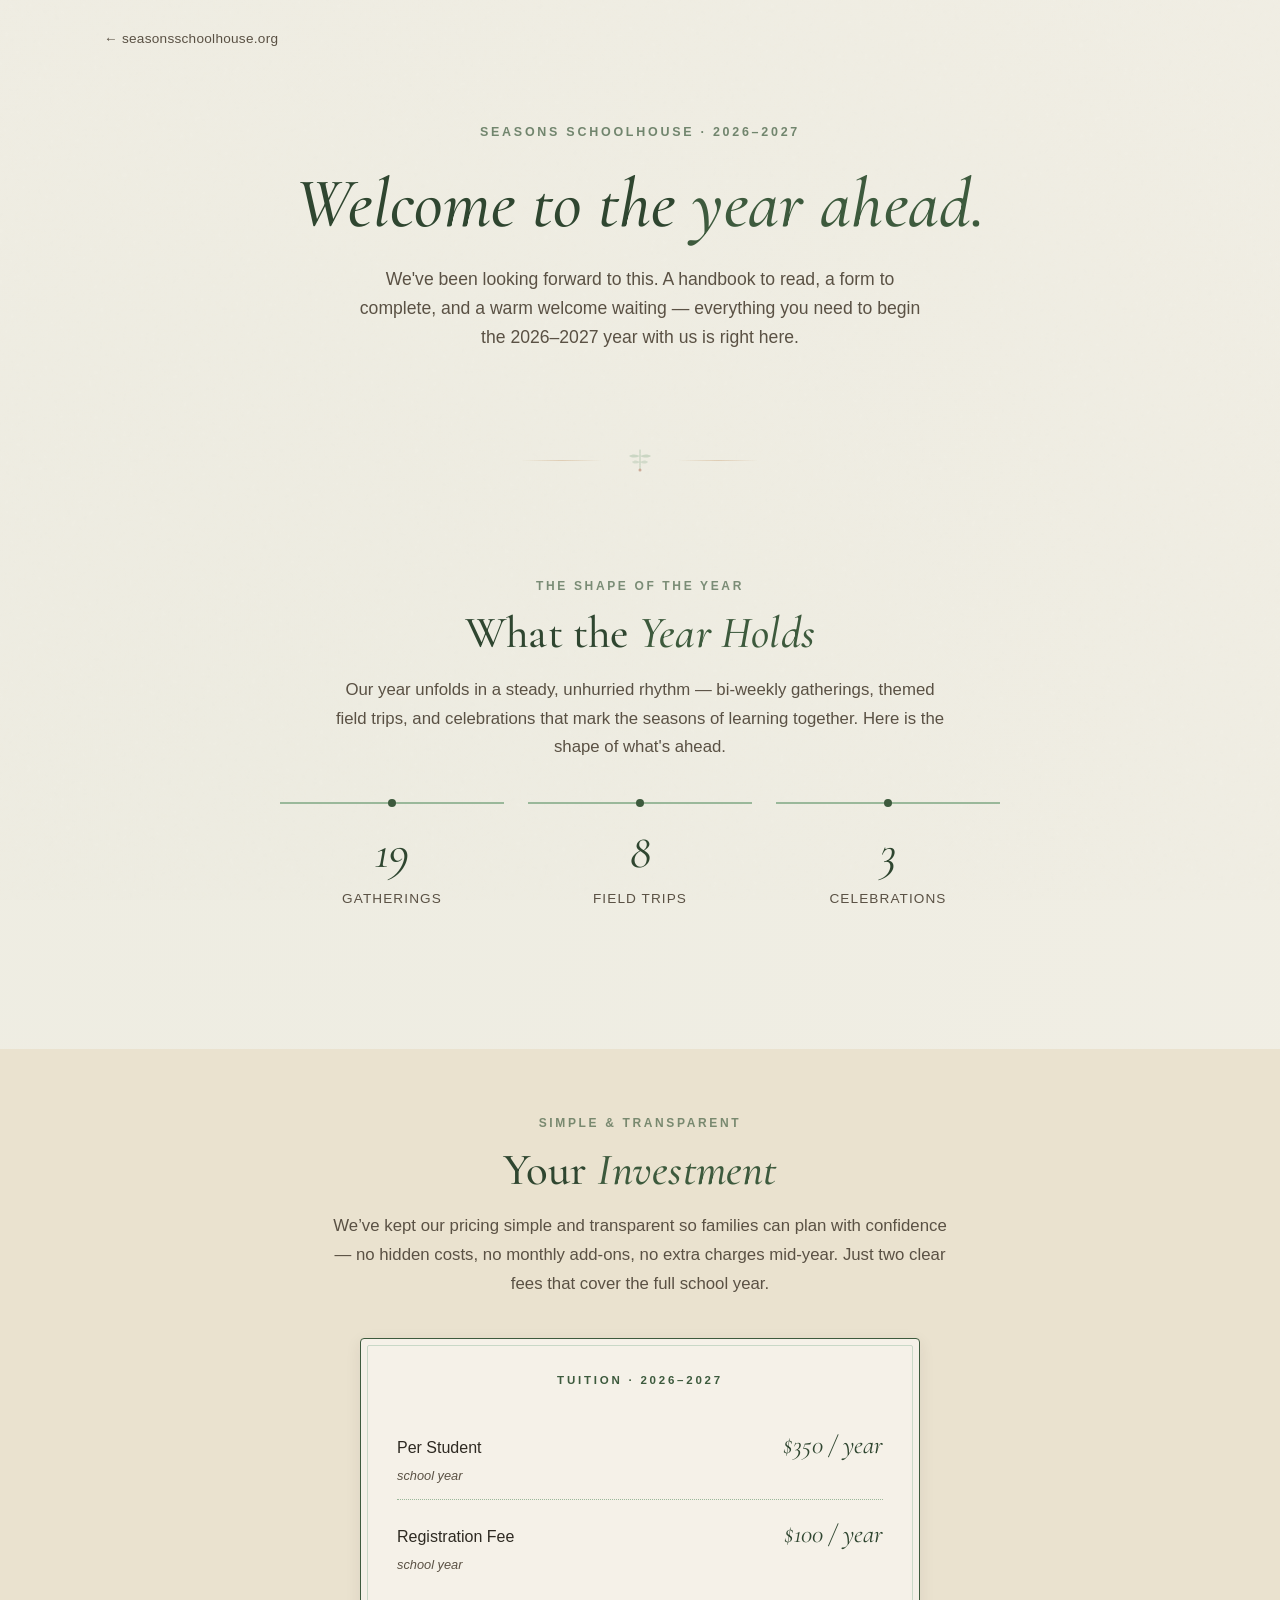
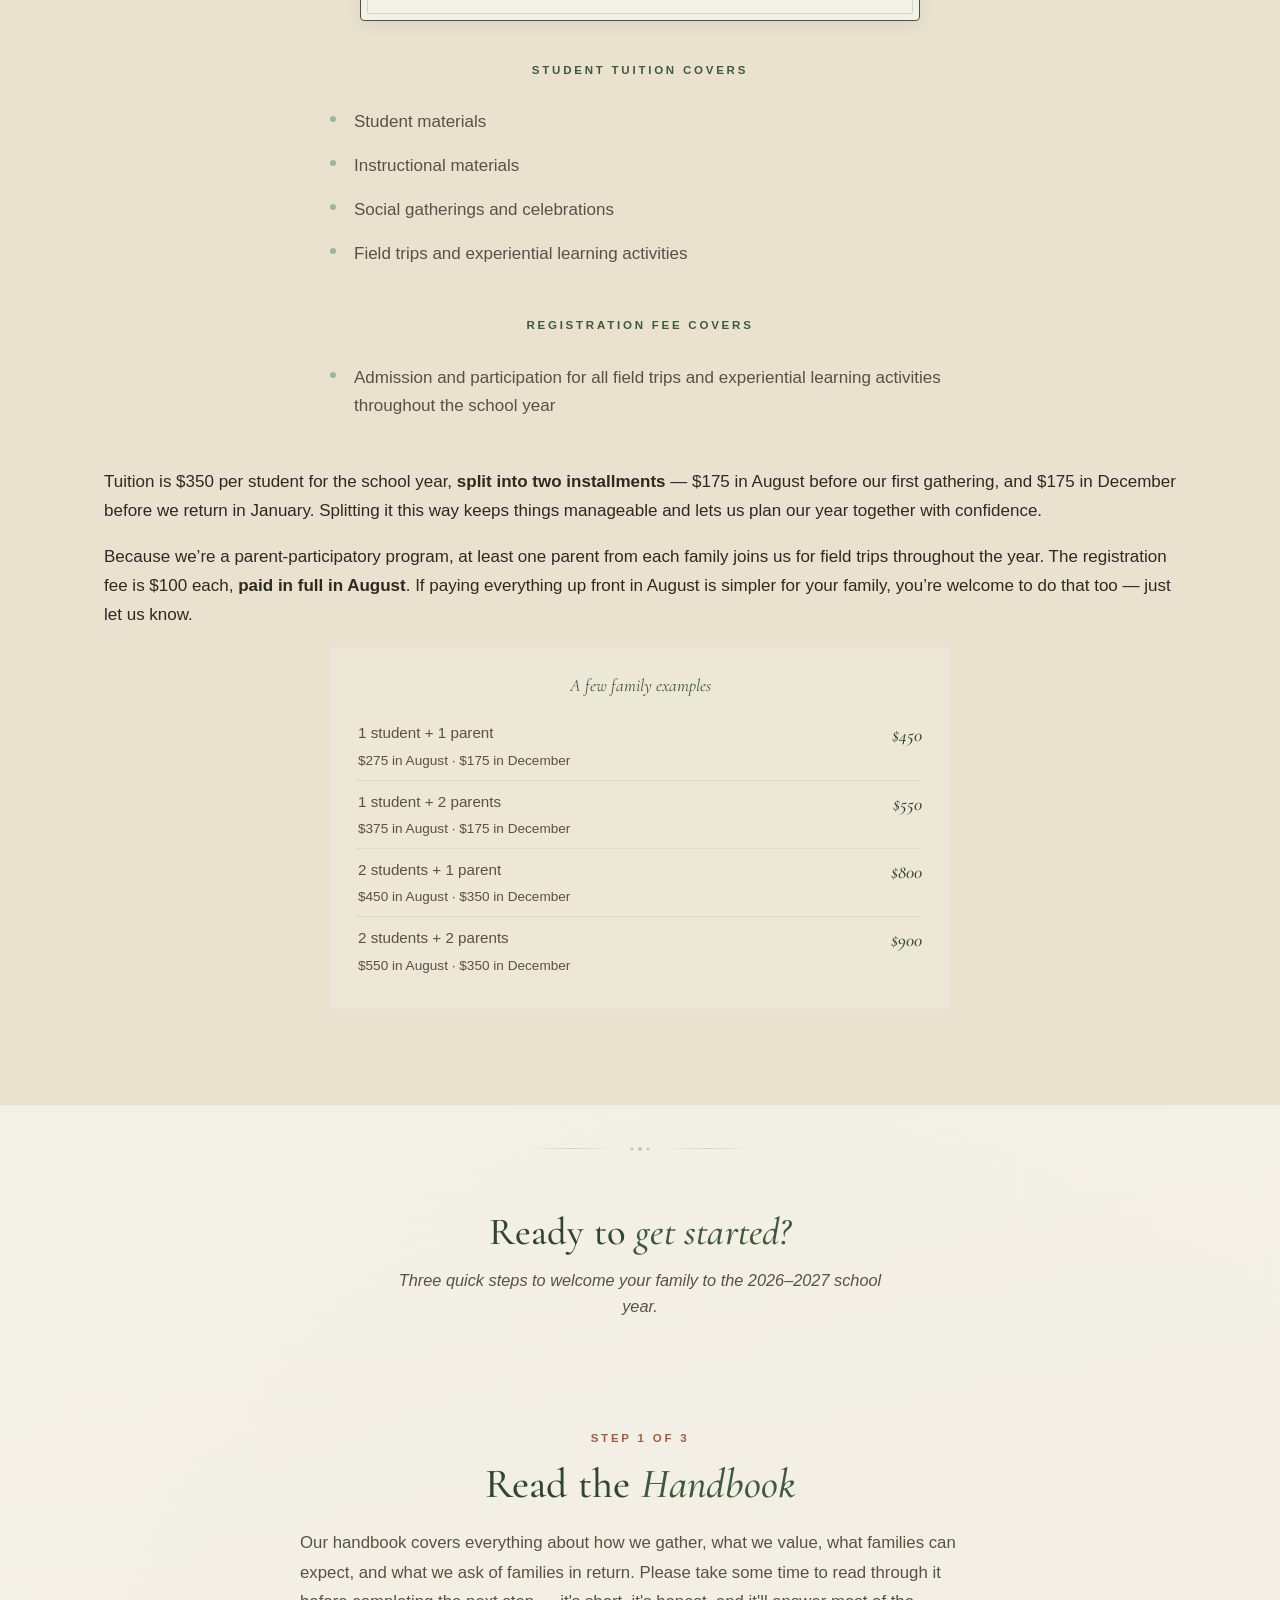
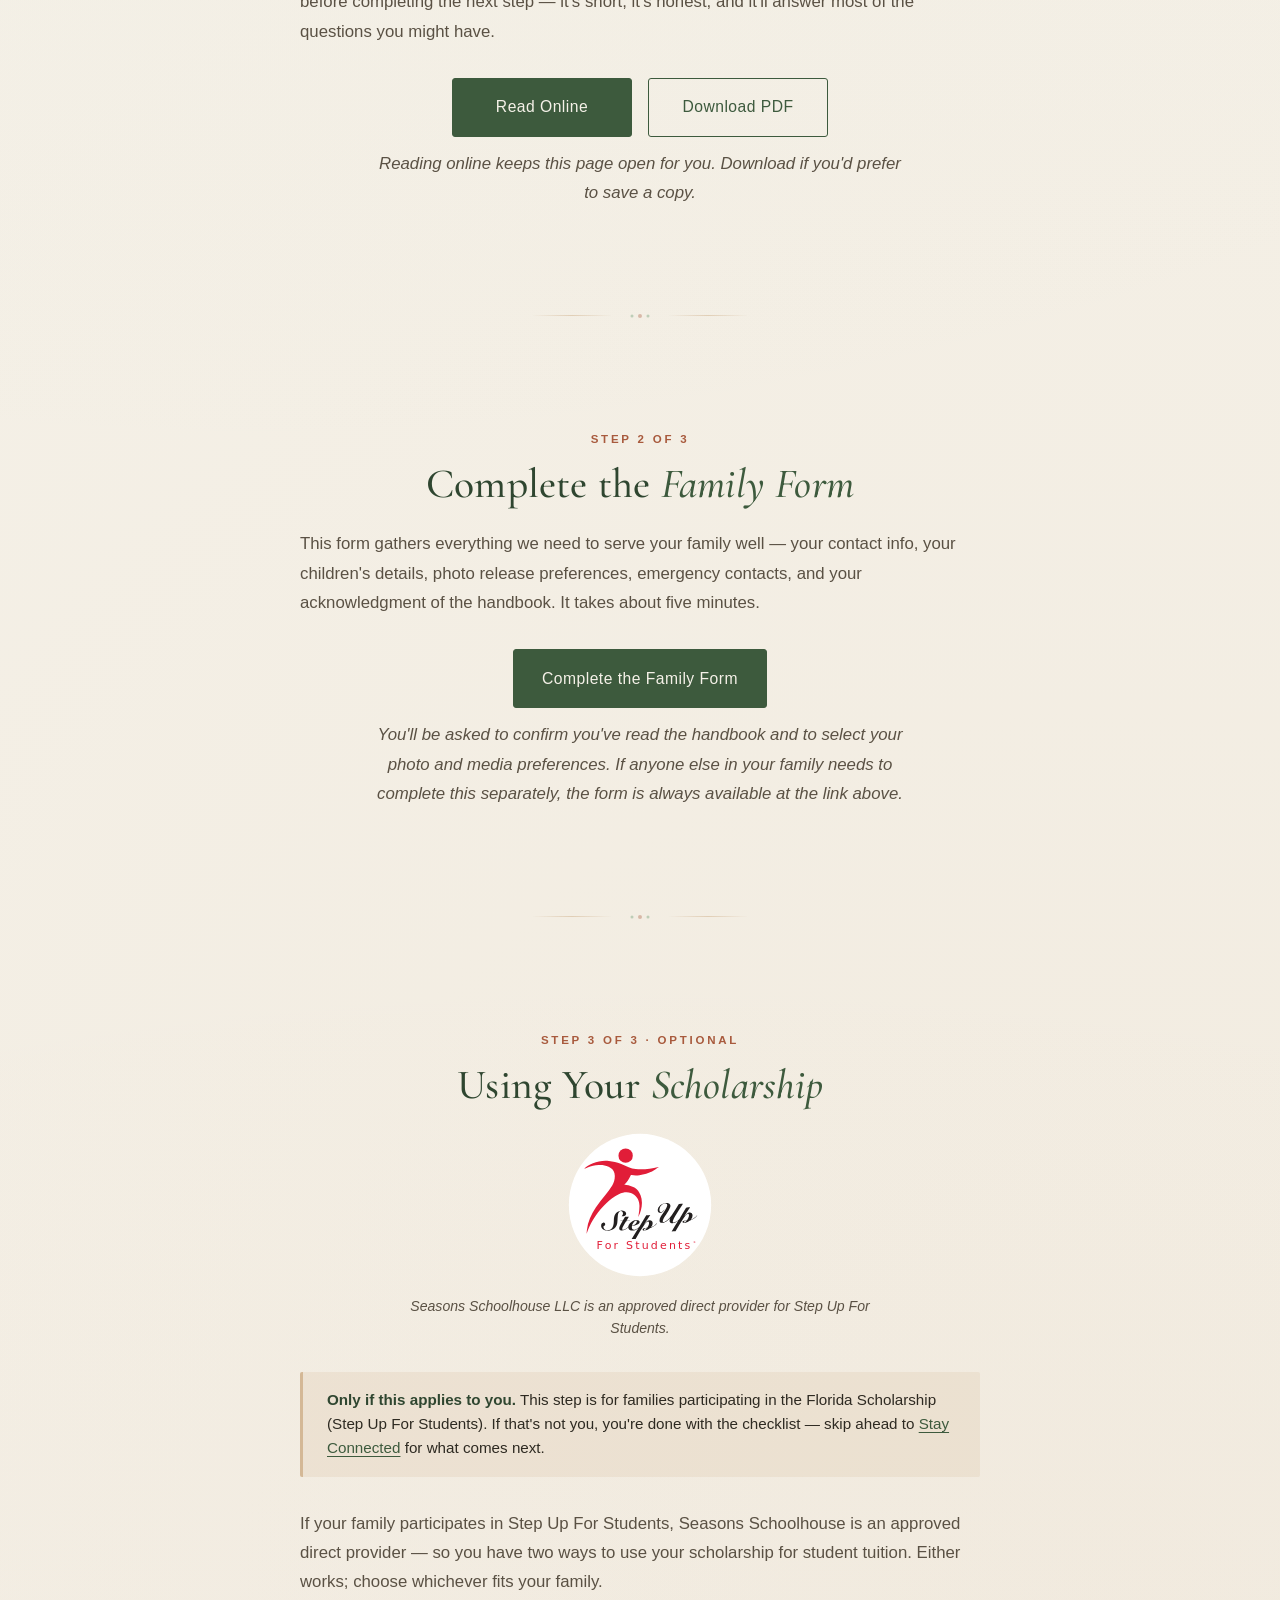
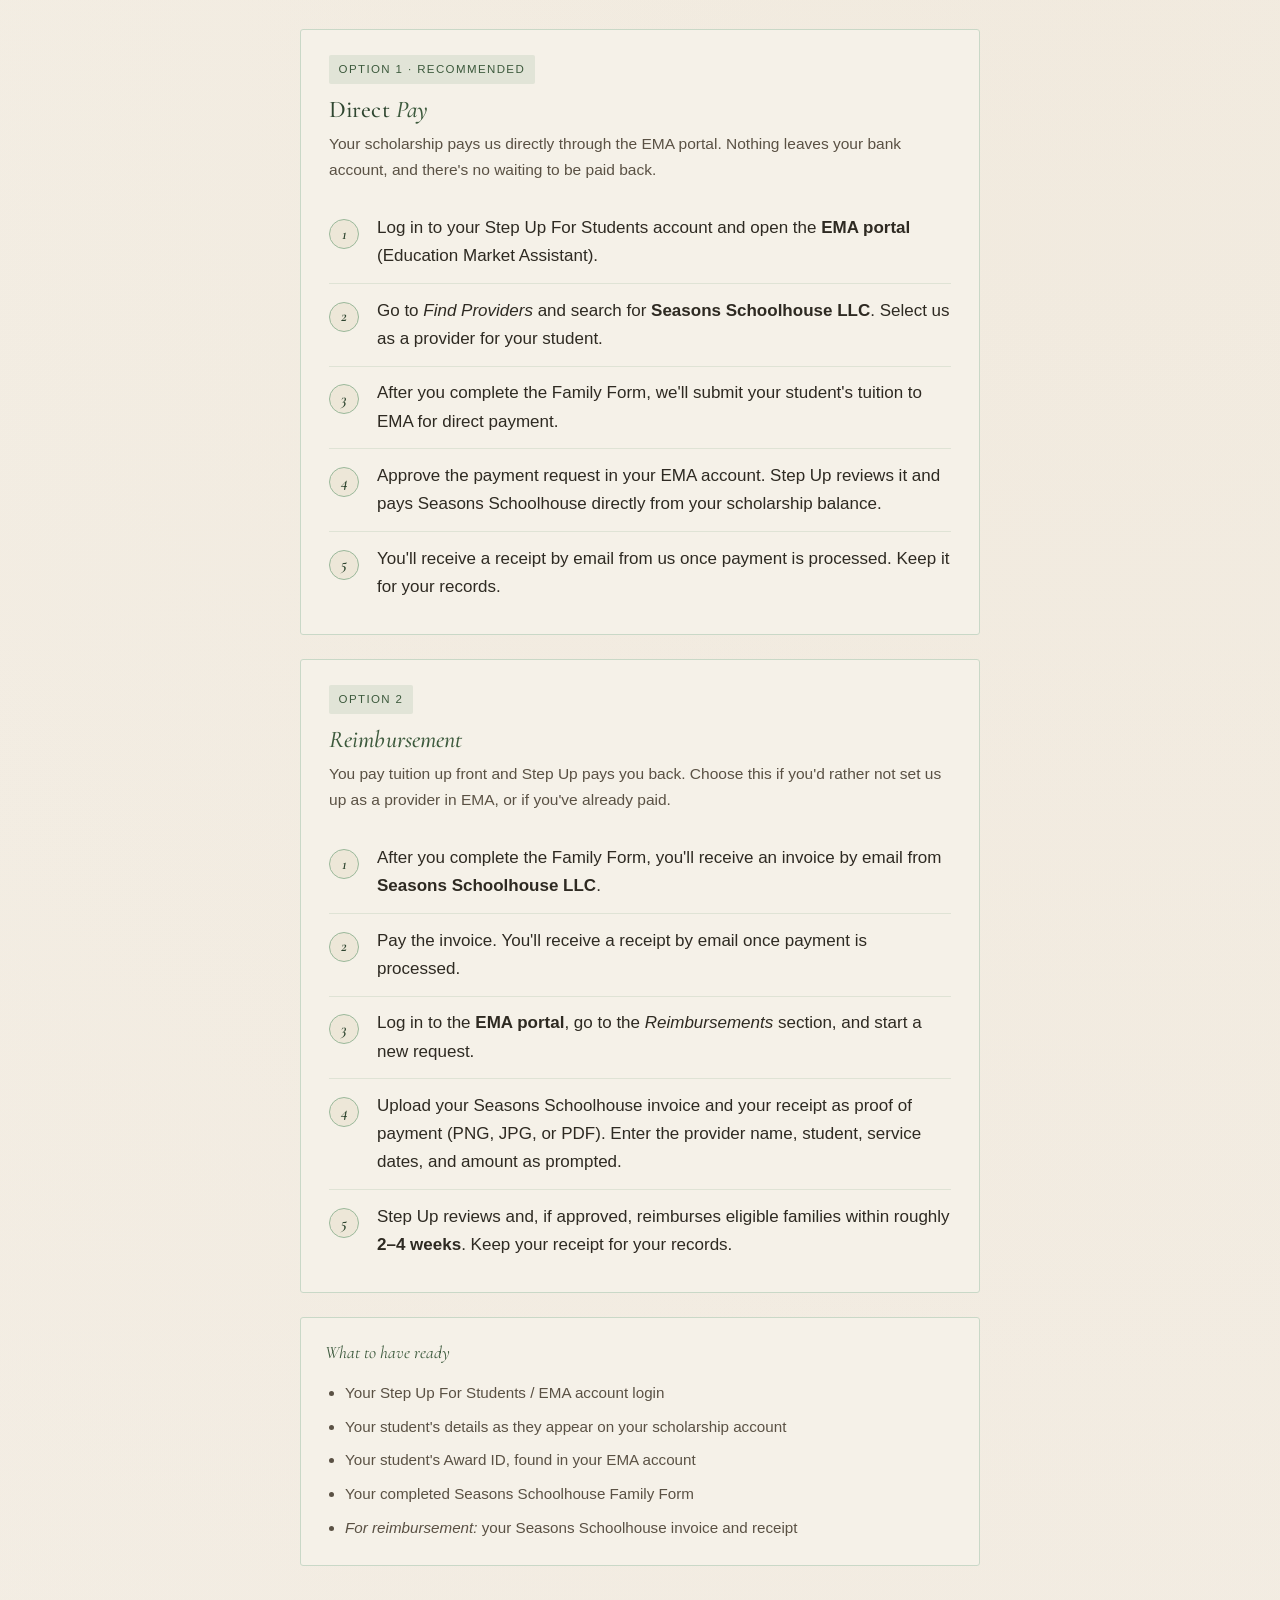
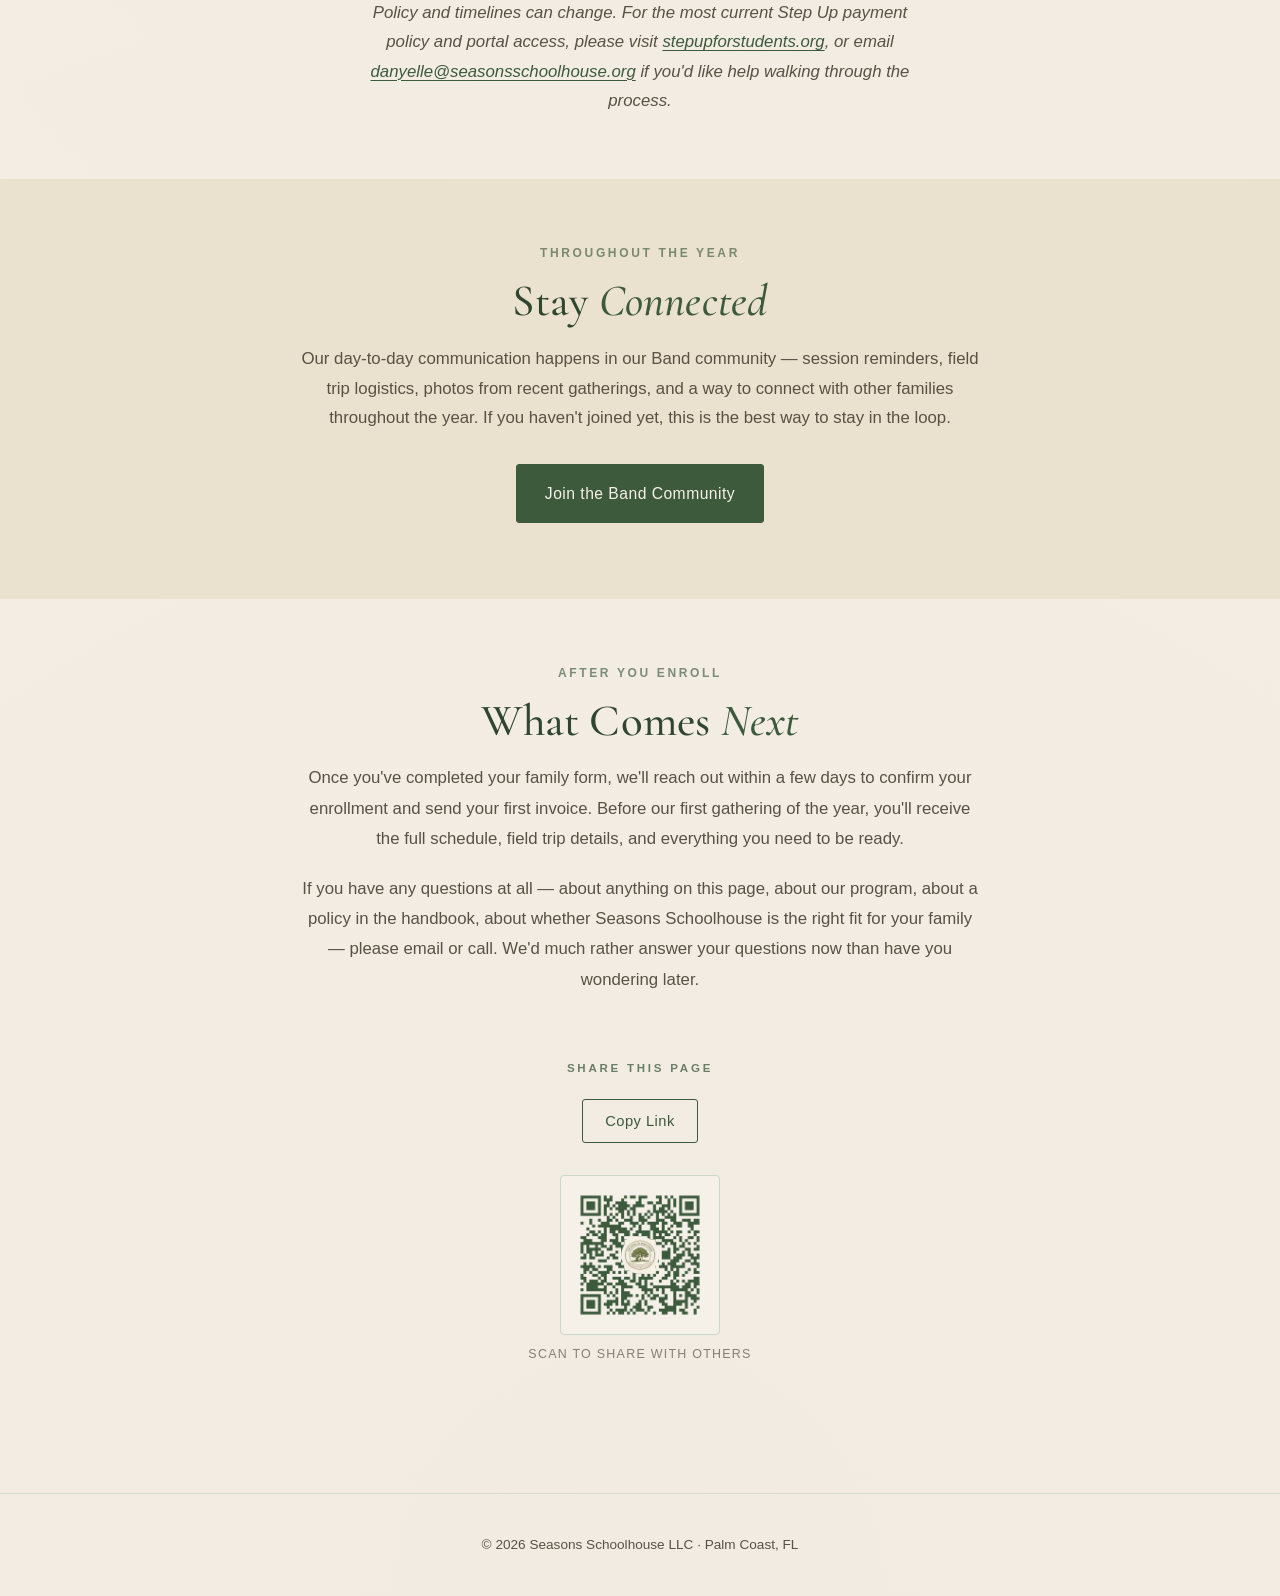
<file: parent-welcome.html>
<!DOCTYPE html>
<html lang="en">
<head>
<meta charset="UTF-8">
<meta name="viewport" content="width=device-width, initial-scale=1.0">
<title>Welcome to Seasons Schoolhouse · 2026–2027</title>

<!-- Do not index this page -->
<meta name="robots" content="noindex, nofollow">

<!-- Open Graph / Social -->
<!-- Favicon set (cream bg — fixes dark-mode blob) -->
<link rel="icon" type="image/x-icon" href="/favicon.ico" />
<link rel="icon" type="image/png" sizes="32x32" href="/favicon-32.png" />
<link rel="icon" type="image/png" sizes="16x16" href="/favicon-16.png" />
<link rel="apple-touch-icon" sizes="180x180" href="/apple-touch-icon.png" />
<link rel="manifest" href="/site.webmanifest" />
<meta name="theme-color" content="#FAF7F2" />
<meta property="og:title" content="Welcome to Seasons Schoolhouse · 2026–2027">
<meta property="og:description" content="A warm welcome to the new year at Seasons Schoolhouse — a homeschool enrichment program in Flagler County, Florida. Handbook, family form, and everything you need to start the year with us.">
<meta property="og:image" content="https://seasonsschoolhouse.org/og-parent-welcome.png">
<meta property="og:image:width" content="1200">
<meta property="og:image:height" content="630">
<meta property="og:image:alt" content="Seasons Schoolhouse — A place to gather, explore, and grow">
<meta property="og:url" content="https://seasonsschoolhouse.org/parent-welcome.html">
<meta property="og:type" content="website">
<meta name="twitter:card" content="summary_large_image">
<meta name="twitter:image" content="https://seasonsschoolhouse.org/og-parent-welcome.png">
<meta name="twitter:title" content="Welcome to Seasons Schoolhouse · 2026–2027">
<meta name="twitter:description" content="A warm welcome to the new year at Seasons Schoolhouse — a homeschool enrichment program in Flagler County, Florida. Handbook, family form, and everything you need to start the year with us.">


<!-- Fonts -->
<link rel="preconnect" href="https://fonts.googleapis.com">
<link rel="preconnect" href="https://fonts.gstatic.com" crossorigin>
<link href="https://fonts.googleapis.com/css2?family=Cormorant+Garamond:ital,wght@0,400;0,500;0,600;0,700;1,400;1,500;1,600&display=swap" rel="stylesheet">

<style>
  :root {
    --moss:     #3d5a3d;
    --moss-deep:#2f4630;
    --sage:     #9ab89a;
    --sage-soft:#c9d8c7;
    --cream:    #f5f1e8;
    --cream-deep:#ede7d8;
    --linen:    #eae2cf;
    --tan:      #d4b896;
    --rust:     #a85a3d;
    --ink:      #2e2a22;
    --ink-soft: #5a5144;
    --shadow-sm: 0 1px 2px rgba(46, 42, 34, 0.06);
    --shadow-md: 0 4px 16px rgba(46, 42, 34, 0.08);
    --shadow-lg: 0 12px 40px rgba(46, 42, 34, 0.12);
  }

  * { box-sizing: border-box; }

  html { scroll-behavior: smooth; }

  body {
    margin: 0;
    font-family: -apple-system, BlinkMacSystemFont, "Segoe UI", Roboto, Helvetica, Arial, sans-serif;
    font-size: 17px;
    line-height: 1.7;
    color: var(--ink);
    background-color: var(--cream);
    background-image:
      radial-gradient(circle at 20% 10%, rgba(154, 184, 154, 0.08) 0%, transparent 40%),
      radial-gradient(circle at 85% 60%, rgba(212, 184, 150, 0.1) 0%, transparent 45%),
      radial-gradient(circle at 50% 100%, rgba(168, 90, 61, 0.04) 0%, transparent 50%);
    -webkit-font-smoothing: antialiased;
    -moz-osx-font-smoothing: grayscale;
  }

  /* Subtle paper-grain texture */
  body::before {
    content: "";
    position: fixed;
    inset: 0;
    pointer-events: none;
    z-index: 1;
    opacity: 0.4;
    mix-blend-mode: multiply;
    background-image: url("data:image/svg+xml,%3Csvg viewBox='0 0 200 200' xmlns='http://www.w3.org/2000/svg'%3E%3Cfilter id='n'%3E%3CfeTurbulence type='fractalNoise' baseFrequency='0.8' numOctaves='2' stitchTiles='stitch'/%3E%3CfeColorMatrix values='0 0 0 0 0.18 0 0 0 0 0.16 0 0 0 0 0.13 0 0 0 0.04 0'/%3E%3C/filter%3E%3Crect width='100%25' height='100%25' filter='url(%23n)'/%3E%3C/svg%3E");
  }

  main, header, footer, nav { position: relative; z-index: 2; }

  h1, h2, h3, h4 {
    font-family: "Cormorant Garamond", Georgia, serif;
    font-weight: 500;
    color: var(--moss-deep);
    letter-spacing: 0.005em;
    margin: 0;
  }

  h1 em, h2 em, h3 em { color: var(--moss); }

  a { color: var(--moss); text-decoration-thickness: 1px; text-underline-offset: 3px; }
  a:hover { color: var(--rust); }

  /* ---------- TOP RETURN LINK ---------- */
  .top-return {
    padding: 1.5rem 1.5rem 0;
    max-width: 1120px;
    margin: 0 auto;
  }
  .top-return a {
    font-size: 0.85rem;
    color: var(--ink-soft);
    text-decoration: none;
    letter-spacing: 0.02em;
    transition: color 0.2s ease;
  }
  .top-return a:hover { color: var(--moss); }

  /* ---------- CONTAINER ---------- */
  .container {
    max-width: 1120px;
    margin: 0 auto;
    padding: 0 1.5rem;
  }
  .narrow { max-width: 780px; }

  /* ---------- HERO ---------- */
  .hero {
    padding: 4rem 1.5rem 3.5rem;
    text-align: center;
    max-width: 820px;
    margin: 0 auto;
  }
  .eyebrow {
    font-size: 0.78rem;
    letter-spacing: 0.22em;
    text-transform: uppercase;
    color: var(--sage);
    color: var(--moss);
    opacity: 0.7;
    font-weight: 600;
    margin-bottom: 1.5rem;
    display: inline-block;
  }
  .hero h1 {
    font-style: italic;
    font-size: clamp(2.6rem, 6vw, 4.4rem);
    line-height: 1.05;
    margin-bottom: 1.5rem;
    color: var(--moss-deep);
  }
  .hero h1 em {
    font-style: italic;
    color: var(--moss);
  }
  .hero .subhead {
    font-size: 1.1rem;
    line-height: 1.65;
    color: var(--ink-soft);
    max-width: 580px;
    margin: 0 auto;
  }

  /* ---------- BOTANICAL DIVIDER ---------- */
  .sprig {
    display: flex;
    align-items: center;
    justify-content: center;
    margin: 2.5rem auto;
    opacity: 0.6;
  }
  .sprig svg { display: block; }
  .sprig-line {
    height: 1px;
    background: linear-gradient(to right, transparent, var(--tan), transparent);
    flex: 1;
    max-width: 80px;
  }

  /* ---------- SECTION BASICS ---------- */
  section.block {
    padding: 4rem 1.5rem;
  }
  section.block.tight { padding: 3rem 1.5rem; }
  section.block.linen { background: var(--linen); }

  .section-eyebrow {
    font-size: 0.75rem;
    letter-spacing: 0.22em;
    text-transform: uppercase;
    color: var(--moss);
    opacity: 0.65;
    font-weight: 600;
    display: block;
    margin-bottom: 0.75rem;
    text-align: center;
  }
  .section-heading {
    font-size: clamp(2rem, 4vw, 2.8rem);
    line-height: 1.15;
    text-align: center;
    margin-bottom: 1rem;
  }
  .section-heading em { font-style: italic; color: var(--moss); }
  .section-intro {
    max-width: 620px;
    margin: 0 auto 2.5rem;
    text-align: center;
    color: var(--ink-soft);
    font-size: 1.05rem;
    line-height: 1.7;
  }

  /* ---------- YEAR AT A GLANCE — numbers row ---------- */
  .numbers-row {
    display: grid;
    grid-template-columns: repeat(3, 1fr);
    gap: 1.5rem;
    max-width: 720px;
    margin: 0 auto 3rem;
  }
  .number-card {
    text-align: center;
    padding: 1.5rem 0.75rem;
    border-top: 2px solid var(--sage);
    position: relative;
  }
  .number-card::before {
    content: "";
    position: absolute;
    top: -5px;
    left: 50%;
    transform: translateX(-50%);
    width: 8px;
    height: 8px;
    border-radius: 50%;
    background: var(--moss);
  }
  .number-value {
    font-family: "Cormorant Garamond", serif;
    font-style: italic;
    font-size: clamp(2.2rem, 4vw, 3rem);
    color: var(--moss-deep);
    line-height: 1;
    margin-bottom: 0.5rem;
    display: block;
  }
  .number-label {
    font-size: 0.85rem;
    letter-spacing: 0.08em;
    text-transform: uppercase;
    color: var(--ink-soft);
    line-height: 1.3;
  }

  /* ---------- INVESTMENT / PRICING ---------- */
  .pricing-card {
    max-width: 560px;
    margin: 0 auto 2.5rem;
    background: var(--cream);
    border: 1.5px solid var(--moss);
    border-radius: 4px;
    padding: 2rem 2.25rem;
    position: relative;
    box-shadow: var(--shadow-md);
  }
  .pricing-card::before {
    content: "";
    position: absolute;
    inset: 6px;
    border: 1px solid var(--sage-soft);
    border-radius: 2px;
    pointer-events: none;
  }
  .pricing-card-label {
    font-size: 0.72rem;
    letter-spacing: 0.24em;
    text-transform: uppercase;
    color: var(--moss);
    font-weight: 600;
    text-align: center;
    margin-bottom: 1.25rem;
  }
  .pricing-row {
    display: flex;
    justify-content: space-between;
    align-items: baseline;
    padding: 0.75rem 0;
    border-bottom: 1px dotted var(--sage);
  }
  .pricing-row:last-child { border-bottom: none; }
  .pricing-row-label {
    font-size: 1rem;
    color: var(--ink);
  }
  .pricing-row-sub {
    display: block;
    font-size: 0.8rem;
    color: var(--ink-soft);
    margin-top: 0.15rem;
    font-style: italic;
  }
  .pricing-row-amount {
    font-family: "Cormorant Garamond", serif;
    font-style: italic;
    font-size: 1.6rem;
    color: var(--moss-deep);
    white-space: nowrap;
    padding-left: 1rem;
  }

  .includes-list {
    max-width: 620px;
    margin: 0 auto 2.5rem;
    padding: 0;
    list-style: none;
  }
  .includes-list li {
    padding: 0.5rem 0 0.5rem 1.5rem;
    position: relative;
    color: var(--ink-soft);
    line-height: 1.65;
  }
  .includes-list li::before {
    content: "";
    position: absolute;
    left: 0;
    top: 1rem;
    width: 6px;
    height: 6px;
    border-radius: 50%;
    background: var(--sage);
  }

  .invoice-examples {
    max-width: 620px;
    margin: 0 auto 2rem;
    background: var(--cream-deep);
    border-radius: 4px;
    padding: 1.5rem 1.75rem;
  }
  .invoice-examples-title {
    font-family: "Cormorant Garamond", serif;
    font-style: italic;
    font-size: 1.1rem;
    color: var(--moss);
    margin-bottom: 0.75rem;
    text-align: center;
  }
  .invoice-row {
    display: flex;
    justify-content: space-between;
    padding: 0.5rem 0;
    font-size: 0.95rem;
    border-bottom: 1px dotted rgba(154, 184, 154, 0.4);
  }
  .invoice-row:last-child { border-bottom: none; }
  .invoice-row-family { color: var(--ink-soft); }
  .invoice-row-total {
    font-family: "Cormorant Garamond", serif;
    font-style: italic;
    font-size: 1.15rem;
    color: var(--moss-deep);
    font-weight: 500;
  }

  /* ---------- STEP SECTIONS ---------- */
  .step-section { scroll-margin-top: 2rem; }

  .step-label {
    display: inline-block;
    font-size: 0.72rem;
    letter-spacing: 0.24em;
    text-transform: uppercase;
    color: var(--rust);
    font-weight: 600;
    margin-bottom: 0.75rem;
  }
  .step-heading {
    font-size: clamp(1.9rem, 3.8vw, 2.6rem);
    line-height: 1.15;
    margin-bottom: 1.25rem;
  }
  .step-heading em { font-style: italic; color: var(--moss); }
  .step-body {
    max-width: 680px;
    margin: 0 auto;
  }
  .step-body > p {
    color: var(--ink-soft);
    font-size: 1.05rem;
    line-height: 1.75;
  }

  /* ---------- BUTTONS ---------- */
  .button-row {
    display: flex;
    gap: 1rem;
    margin: 2rem 0 0.75rem;
    flex-wrap: wrap;
    justify-content: center;
  }
  .btn {
    display: inline-block;
    padding: 0.95rem 1.75rem;
    font-family: inherit;
    font-size: 0.98rem;
    font-weight: 500;
    letter-spacing: 0.03em;
    text-decoration: none;
    border-radius: 3px;
    border: 1.5px solid var(--moss);
    transition: all 0.2s ease;
    min-height: 48px;
    min-width: 180px;
    text-align: center;
    cursor: pointer;
  }
  .btn-primary {
    background: var(--moss);
    color: var(--cream);
  }
  .btn-primary:hover {
    background: var(--moss-deep);
    color: var(--cream);
    transform: translateY(-1px);
    box-shadow: var(--shadow-md);
  }
  .btn-secondary {
    background: transparent;
    color: var(--moss);
  }
  .btn-secondary:hover {
    background: var(--moss);
    color: var(--cream);
    transform: translateY(-1px);
    box-shadow: var(--shadow-md);
  }
  .btn-note {
    max-width: 540px;
    margin: 0.75rem auto 0;
    font-size: 0.88rem;
    color: var(--ink-soft);
    font-style: italic;
    text-align: center;
    line-height: 1.5;
  }

  /* ---------- STEP 3: OPTIONAL CALLOUT ---------- */
  .optional-callout {
    max-width: 680px;
    margin: 0 auto 2rem;
    padding: 1rem 1.5rem;
    background: rgba(212, 184, 150, 0.2);
    border-left: 3px solid var(--tan);
    border-radius: 2px;
    font-size: 0.95rem;
    line-height: 1.6;
    color: var(--ink);
  }
  .optional-callout strong { color: var(--moss-deep); font-weight: 600; }

  .process-list {
    max-width: 680px;
    margin: 1.5rem auto;
    padding: 0;
    list-style: none;
    counter-reset: step;
  }
  .process-list li {
    counter-increment: step;
    padding: 1rem 0 1rem 3rem;
    position: relative;
    color: var(--ink);
    line-height: 1.65;
    border-bottom: 1px solid rgba(154, 184, 154, 0.25);
  }
  .process-list li:last-child { border-bottom: none; }
  .process-list li::before {
    content: counter(step);
    position: absolute;
    left: 0;
    top: 1.1rem;
    width: 28px;
    height: 28px;
    border-radius: 50%;
    background: var(--cream-deep);
    border: 1.5px solid var(--sage);
    color: var(--moss-deep);
    display: flex;
    align-items: center;
    justify-content: center;
    font-family: "Cormorant Garamond", serif;
    font-style: italic;
    font-weight: 600;
    font-size: 1rem;
  }

  /* ---------- SCHOLARSHIP PAYMENT PATHS ---------- */
  .pay-path {
    max-width: 680px;
    margin: 2rem auto 0;
    padding: 1.5rem 1.75rem 1.25rem;
    background: var(--cream);
    border: 1px solid var(--sage-soft);
    border-radius: 3px;
  }
  .pay-path + .pay-path { margin-top: 1.5rem; }
  .pay-path-tag {
    display: inline-block;
    font-family: "Jost", sans-serif;
    font-size: 0.72rem;
    letter-spacing: 0.12em;
    text-transform: uppercase;
    color: var(--moss);
    background: rgba(154, 184, 154, 0.22);
    border-radius: 2px;
    padding: 0.28rem 0.6rem;
    margin-bottom: 0.75rem;
  }
  .pay-path-title {
    font-family: "Cormorant Garamond", serif;
    font-size: 1.5rem;
    font-weight: 500;
    color: var(--moss-deep);
    margin: 0 0 0.4rem;
    line-height: 1.2;
  }
  .pay-path-title em { font-style: italic; color: var(--moss); }
  .pay-path-lede {
    color: var(--ink-soft);
    font-size: 0.97rem;
    line-height: 1.7;
    margin: 0;
  }
  .pay-path .process-list { margin: 1.1rem 0 0; }
  .pay-path .process-list li { padding-top: 0.8rem; padding-bottom: 0.8rem; }

  .ready-list {
    max-width: 680px;
    margin: 1.5rem auto;
    padding: 1.25rem 1.5rem;
    background: var(--cream);
    border: 1px solid var(--sage-soft);
    border-radius: 3px;
  }
  .ready-list-title {
    font-family: "Cormorant Garamond", serif;
    font-style: italic;
    font-size: 1.1rem;
    color: var(--moss);
    margin: 0 0 0.5rem;
  }
  .ready-list ul {
    margin: 0;
    padding-left: 1.25rem;
  }
  .ready-list li {
    color: var(--ink-soft);
    padding: 0.25rem 0;
    font-size: 0.95rem;
  }

  /* ---------- WHAT COMES NEXT ---------- */
  .closing-body p {
    max-width: 680px;
    margin: 0 auto 1.25rem;
    color: var(--ink-soft);
    font-size: 1.05rem;
    line-height: 1.8;
    text-align: center;
  }

  /* ---------- FOOTER ---------- */
  footer {
    padding: 2.5rem 1.5rem;
    text-align: center;
    border-top: 1px solid rgba(154, 184, 154, 0.3);
    margin-top: 2rem;
  }
  footer p {
    font-size: 0.85rem;
    color: var(--ink-soft);
    margin: 0;
    line-height: 1.6;
  }
  footer a { color: var(--moss); text-decoration: none; }
  footer a:hover { color: var(--rust); }

  /* ---------- TRANSITION SECTION (handoff from context to action) ---------- */
  .transition {
    padding: 1rem 1.5rem 2.5rem;
    text-align: center;
  }
  .transition-inner {
    max-width: 640px;
    margin: 0 auto;
  }
  .transition h2 {
    font-size: clamp(1.75rem, 3.5vw, 2.4rem);
    line-height: 1.2;
    margin-bottom: 0.75rem;
    color: var(--moss-deep);
  }
  .transition h2 em { font-style: italic; color: var(--moss); }
  .transition p {
    max-width: 520px;
    margin: 0 auto;
    color: var(--ink-soft);
    font-size: 1.02rem;
    line-height: 1.6;
    font-style: italic;
  }

  /* ---------- SHARE BLOCK (replaces standalone QR) ---------- */
  .share-block {
    max-width: 420px;
    margin: 4rem auto 2rem;
    text-align: center;
  }
  .share-block-label {
    font-size: 0.72rem;
    letter-spacing: 0.24em;
    text-transform: uppercase;
    color: var(--moss);
    font-weight: 600;
    margin-bottom: 1.25rem;
    opacity: 0.75;
  }
  .share-block-buttons {
    display: flex;
    gap: 0.75rem;
    justify-content: center;
    flex-wrap: wrap;
    margin-bottom: 2rem;
  }
  .share-btn {
    font-family: inherit;
    font-size: 0.92rem;
    font-weight: 500;
    letter-spacing: 0.03em;
    padding: 0.7rem 1.4rem;
    min-height: 44px;
    border-radius: 3px;
    cursor: pointer;
    transition: all 0.2s ease;
    border: 1.5px solid var(--moss);
  }
  .share-btn-primary {
    background: var(--moss);
    color: var(--cream);
  }
  .share-btn-primary:hover {
    background: var(--moss-deep);
    transform: translateY(-1px);
    box-shadow: var(--shadow-md);
  }
  .share-btn-secondary {
    background: transparent;
    color: var(--moss);
  }
  .share-btn-secondary:hover {
    background: var(--moss);
    color: var(--cream);
    transform: translateY(-1px);
    box-shadow: var(--shadow-md);
  }
  .share-btn:disabled {
    opacity: 0.5;
    cursor: not-allowed;
    transform: none;
  }

  /* QR inner wrapper — hidden on mobile via existing 640px rule */
  .qr-block-inner {
    display: block;
    margin-top: 1rem;
  }
  .qr-block-inner img {
    width: 160px;
    height: 160px;
    display: block;
    margin: 0 auto 0.6rem;
    background: var(--cream);
    padding: 0.5rem;
    border: 1px solid var(--sage-soft);
    border-radius: 4px;
  }
  .qr-block-inner .qr-caption {
    font-size: 0.78rem;
    letter-spacing: 0.1em;
    text-transform: uppercase;
    color: var(--ink-soft);
    opacity: 0.7;
  }

  /* ---------- STEP UP FOR STUDENTS MARK ----------
     Official SUFS 2025 logo, served from /step-up-logo.svg.
     Circular badge on a white field (900x900 viewBox) — sized by width
     alone so the aspect ratio is preserved. Do not recolor, crop, or
     redraw the mark; it is Step Up For Students' trademark.
  ---------------------------------------------- */
  .step-up-wrap {
    max-width: 680px;
    margin: 0 auto 2rem;
    text-align: center;
  }
  .step-up-logo {
    display: block;
    width: 150px;
    height: auto;
    margin: 0 auto;
  }
  @media (max-width: 600px) {
    .step-up-logo { width: 124px; }
  }
  .step-up-disclaimer {
    max-width: 520px;
    margin: 1rem auto 0;
    text-align: center;
    font-style: italic;
    font-size: 0.88rem;
    color: var(--ink-soft);
    line-height: 1.55;
  }

  /* ---------- RESPONSIVE ---------- */
  @media (max-width: 640px) {
    body { font-size: 16px; }
    .hero { padding: 2.5rem 1.25rem 2.5rem; }
    .hero h1 { font-size: 2.4rem; }
    section.block { padding: 3rem 1.25rem; }
    .numbers-row { gap: 0.75rem; }
    .pricing-card { padding: 1.5rem 1.25rem; }
    .pricing-row { flex-direction: column; align-items: flex-start; }
    .pricing-row-amount { padding-left: 0; margin-top: 0.25rem; }
    .button-row { flex-direction: column; }
    .btn { width: 100%; min-width: 0; }
    .invoice-row { flex-direction: column; gap: 0.1rem; }
    .process-list li { padding-left: 2.5rem; }
    .qr-block-inner { display: none; }
  }

  @media (prefers-reduced-motion: reduce) {
    html { scroll-behavior: auto; }
    .btn:hover { transform: none; }
  }
</style>
</head>
<body>

<!-- Return to home -->
<div class="top-return">
  <a href="/index.html">← seasonsschoolhouse.org</a>
</div>

<main>

  <!-- ============ HERO ============ -->
  <section class="hero">
    <span class="eyebrow">Seasons Schoolhouse · 2026–2027</span>
    <h1>Welcome to the <em>year ahead.</em></h1>
    <p class="subhead">
      We've been looking forward to this. A handbook to read, a form to complete,
      and a warm welcome waiting — everything you need to begin the 2026–2027 year
      with us is right here.
    </p>
  </section>

  <!-- Botanical divider -->
  <div class="sprig" aria-hidden="true">
    <div class="sprig-line"></div>
    <svg width="44" height="24" viewBox="0 0 44 24" fill="none" xmlns="http://www.w3.org/2000/svg" style="margin: 0 1rem;">
      <path d="M22 2 C22 12, 22 20, 22 22" stroke="#9ab89a" stroke-width="1" stroke-linecap="round"/>
      <path d="M22 8 C18 6, 14 6, 11 8 C14 10, 18 10, 22 8 Z" fill="#9ab89a" opacity="0.7"/>
      <path d="M22 8 C26 6, 30 6, 33 8 C30 10, 26 10, 22 8 Z" fill="#9ab89a" opacity="0.7"/>
      <path d="M22 14 C19 12, 16 12, 14 14 C16 16, 19 16, 22 14 Z" fill="#9ab89a" opacity="0.55"/>
      <path d="M22 14 C25 12, 28 12, 30 14 C28 16, 25 16, 22 14 Z" fill="#9ab89a" opacity="0.55"/>
      <circle cx="22" cy="22" r="1.5" fill="#a85a3d" opacity="0.7"/>
    </svg>
    <div class="sprig-line"></div>
  </div>

  <!-- ============ YEAR AT A GLANCE ============ -->
  <section class="block">
    <div class="container">
      <span class="section-eyebrow">The Shape of the Year</span>
      <h2 class="section-heading">What the <em>Year Holds</em></h2>
      <p class="section-intro">
        Our year unfolds in a steady, unhurried rhythm — bi-weekly gatherings, themed
        field trips, and celebrations that mark the seasons of learning together.
        Here is the shape of what's ahead.
      </p>

      <div class="numbers-row">
        <div class="number-card">
          <span class="number-value">19</span>
          <span class="number-label">Gatherings</span>
        </div>
        <div class="number-card">
          <span class="number-value">8</span>
          <span class="number-label">Field Trips</span>
        </div>
        <div class="number-card">
          <span class="number-value">3</span>
          <span class="number-label">Celebrations</span>
        </div>
      </div>
    </div>
  </section>

  <!-- ============ YOUR INVESTMENT ============ -->
  <section class="block linen">
    <div class="container">
      <span class="section-eyebrow">Simple &amp; Transparent</span>
      <h2 class="section-heading">Your <em>Investment</em></h2>
      <p class="section-intro">
        We&rsquo;ve kept our pricing simple and transparent so families can plan
        with confidence &mdash; no hidden costs, no monthly add-ons, no extra
        charges mid-year. Just two clear fees that cover the full school year.
      </p>

      <div class="pricing-card">
        <div class="pricing-card-label">Tuition &middot; 2026&ndash;2027</div>
        <div class="pricing-row">
          <div>
            <span class="pricing-row-label">Per Student</span>
            <span class="pricing-row-sub">school year</span>
          </div>
          <span class="pricing-row-amount">$350 / year</span>
        </div>
        <div class="pricing-row">
          <div>
            <span class="pricing-row-label">Registration Fee</span>
            <span class="pricing-row-sub">school year</span>
          </div>
          <span class="pricing-row-amount">$100 / year</span>
        </div>
      </div>

      <div class="pricing-card-label">Student Tuition Covers</div>
      <ul class="includes-list">
        <li>Student materials</li>
        <li>Instructional materials</li>
        <li>Social gatherings and celebrations</li>
        <li>Field trips and experiential learning activities</li>
      </ul>

      <div class="pricing-card-label">Registration Fee Covers</div>
      <ul class="includes-list">
        <li>Admission and participation for all field trips and experiential learning activities throughout the school year</li>
      </ul>

      <p>
        Tuition is $350 per student for the school year, <strong>split into two
        installments</strong> &mdash; $175 in August before our first gathering,
        and $175 in December before we return in January. Splitting it this way
        keeps things manageable and lets us plan our year together with confidence.
      </p>

      <p>
        Because we&rsquo;re a parent-participatory program, at least one parent
        from each family joins us for field trips throughout the year. The
        registration fee is $100 each, <strong>paid in full in August</strong>. If paying
        everything up front in August is simpler for your family, you&rsquo;re
        welcome to do that too &mdash; just let us know.
      </p>

      <div class="invoice-examples">
        <div class="invoice-examples-title">A few family examples</div>
        <div class="invoice-row">
          <span class="invoice-row-family">
            1 student + 1 parent
            <span style="display:block;font-size:0.85rem;color:var(--ink-soft);margin-top:0.15rem;font-weight:400;">$275 in August &middot; $175 in December</span>
          </span>
          <span class="invoice-row-total">$450</span>
        </div>
        <div class="invoice-row">
          <span class="invoice-row-family">
            1 student + 2 parents
            <span style="display:block;font-size:0.85rem;color:var(--ink-soft);margin-top:0.15rem;font-weight:400;">$375 in August &middot; $175 in December</span>
          </span>
          <span class="invoice-row-total">$550</span>
        </div>
        <div class="invoice-row">
          <span class="invoice-row-family">
            2 students + 1 parent
            <span style="display:block;font-size:0.85rem;color:var(--ink-soft);margin-top:0.15rem;font-weight:400;">$450 in August &middot; $350 in December</span>
          </span>
          <span class="invoice-row-total">$800</span>
        </div>
        <div class="invoice-row">
          <span class="invoice-row-family">
            2 students + 2 parents
            <span style="display:block;font-size:0.85rem;color:var(--ink-soft);margin-top:0.15rem;font-weight:400;">$550 in August &middot; $350 in December</span>
          </span>
          <span class="invoice-row-total">$900</span>
        </div>
      </div>
    </div>
  </section>

  <!-- ============ TRANSITION: context → action ============ -->
  <div class="sprig" aria-hidden="true">
    <div class="sprig-line"></div>
    <svg width="24" height="8" viewBox="0 0 24 8" xmlns="http://www.w3.org/2000/svg" style="margin: 0 1rem;">
      <circle cx="4" cy="4" r="1.5" fill="#9ab89a"/>
      <circle cx="12" cy="4" r="2" fill="#a85a3d" opacity="0.6"/>
      <circle cx="20" cy="4" r="1.5" fill="#9ab89a"/>
    </svg>
    <div class="sprig-line"></div>
  </div>

  <section class="transition">
    <div class="transition-inner">
      <h2>Ready to <em>get started?</em></h2>
      <p>Three quick steps to welcome your family to the 2026–2027 school year.</p>
    </div>
  </section>

  <!-- ============ STEP 1 ============ -->
  <section class="block step-section" id="step-1">
    <div class="container narrow">
      <div style="text-align:center;">
        <span class="step-label">Step 1 of 3</span>
        <h2 class="step-heading">Read the <em>Handbook</em></h2>
      </div>
      <div class="step-body">
        <p>
          Our handbook covers everything about how we gather, what we value,
          what families can expect, and what we ask of families in return.
          Please take some time to read through it before completing the next
          step — it's short, it's honest, and it'll answer most of the
          questions you might have.
        </p>

        <div class="button-row">
          <a class="btn btn-primary"
             href="/handbook.html"
             target="_blank"
             rel="noopener noreferrer">
             Read Online
          </a>
          <a class="btn btn-secondary"
             href="/handbook.pdf"
             target="_blank"
             rel="noopener noreferrer">
             Download PDF
          </a>
        </div>
        <p class="btn-note">
          Reading online keeps this page open for you. Download if you'd
          prefer to save a copy.
        </p>
      </div>
    </div>
  </section>

  <!-- Sprig divider -->
  <div class="sprig" aria-hidden="true">
    <div class="sprig-line"></div>
    <svg width="24" height="8" viewBox="0 0 24 8" xmlns="http://www.w3.org/2000/svg" style="margin: 0 1rem;">
      <circle cx="4" cy="4" r="1.5" fill="#9ab89a"/>
      <circle cx="12" cy="4" r="2" fill="#a85a3d" opacity="0.6"/>
      <circle cx="20" cy="4" r="1.5" fill="#9ab89a"/>
    </svg>
    <div class="sprig-line"></div>
  </div>

  <!-- ============ STEP 2 ============ -->
  <section class="block step-section" id="step-2">
    <div class="container narrow">
      <div style="text-align:center;">
        <span class="step-label">Step 2 of 3</span>
        <h2 class="step-heading">Complete the <em>Family Form</em></h2>
      </div>
      <div class="step-body">
        <p>
          This form gathers everything we need to serve your family well —
          your contact info, your children's details, photo release preferences,
          emergency contacts, and your acknowledgment of the handbook. It
          takes about five minutes.
        </p>

        <div class="button-row">
          <a class="btn btn-primary"
             href="https://forms.cloud.microsoft/r/t1XF945TmX"
             target="_blank"
             rel="noopener noreferrer">
             Complete the Family Form
          </a>
        </div>
        <p class="btn-note">
          You'll be asked to confirm you've read the handbook and to select
          your photo and media preferences. If anyone else in your family needs to
          complete this separately, the form is always available at the link above.
        </p>
      </div>
    </div>
  </section>

  <!-- Sprig divider -->
  <div class="sprig" aria-hidden="true">
    <div class="sprig-line"></div>
    <svg width="24" height="8" viewBox="0 0 24 8" xmlns="http://www.w3.org/2000/svg" style="margin: 0 1rem;">
      <circle cx="4" cy="4" r="1.5" fill="#9ab89a"/>
      <circle cx="12" cy="4" r="2" fill="#a85a3d" opacity="0.6"/>
      <circle cx="20" cy="4" r="1.5" fill="#9ab89a"/>
    </svg>
    <div class="sprig-line"></div>
  </div>

  <!-- ============ STEP 3 ============ -->
  <section class="block step-section" id="step-3">
    <div class="container narrow">
      <div style="text-align:center;">
        <span class="step-label">Step 3 of 3 · Optional</span>
        <h2 class="step-heading">Using Your <em>Scholarship</em></h2>
      </div>
      <div class="step-body">

        <div class="step-up-wrap">
        <img class="step-up-logo"
             src="/step-up-logo.svg"
             width="900" height="900"
             alt="Step Up For Students &mdash; Florida Scholarship Program"
             loading="lazy" />
        <p class="step-up-disclaimer">
          Seasons Schoolhouse LLC is an approved direct provider for
          Step Up For Students.
        </p>
      </div>

      <div class="optional-callout">
          <strong>Only if this applies to you.</strong> This step is for families
          participating in the Florida Scholarship (Step Up For Students).
          If that's not you, you're done with the checklist — skip ahead to
          <a href="#stay-connected">Stay Connected</a> for what comes next.
        </div>

        <p>
          If your family participates in Step Up For Students, Seasons
          Schoolhouse is an approved direct provider &mdash; so you have
          two ways to use your scholarship for student tuition. Either
          works; choose whichever fits your family.
        </p>

        <div class="pay-path">
          <span class="pay-path-tag">Option 1 &middot; Recommended</span>
          <h3 class="pay-path-title">Direct <em>Pay</em></h3>
          <p class="pay-path-lede">
            Your scholarship pays us directly through the EMA portal. Nothing
            leaves your bank account, and there's no waiting to be paid back.
          </p>
          <ol class="process-list">
            <li>
              Log in to your Step Up For Students account and open the
              <strong>EMA portal</strong> (Education Market Assistant).
            </li>
            <li>
              Go to <em>Find Providers</em> and search for
              <strong>Seasons Schoolhouse LLC</strong>. Select us as a provider
              for your student.
            </li>
            <li>
              After you complete the Family Form, we'll submit your student's
              tuition to EMA for direct payment.
            </li>
            <li>
              Approve the payment request in your EMA account. Step Up reviews
              it and pays Seasons Schoolhouse directly from your scholarship
              balance.
            </li>
            <li>
              You'll receive a receipt by email from us once payment is
              processed. Keep it for your records.
            </li>
          </ol>
        </div>

        <div class="pay-path">
          <span class="pay-path-tag">Option 2</span>
          <h3 class="pay-path-title"><em>Reimbursement</em></h3>
          <p class="pay-path-lede">
            You pay tuition up front and Step Up pays you back. Choose this if
            you'd rather not set us up as a provider in EMA, or if you've
            already paid.
          </p>
          <ol class="process-list">
            <li>
              After you complete the Family Form, you'll receive an invoice by
              email from <strong>Seasons Schoolhouse LLC</strong>.
            </li>
            <li>
              Pay the invoice. You'll receive a receipt by email once payment
              is processed.
            </li>
            <li>
              Log in to the <strong>EMA portal</strong>, go to the
              <em>Reimbursements</em> section, and start a new request.
            </li>
            <li>
              Upload your Seasons Schoolhouse invoice and your receipt as proof
              of payment (PNG, JPG, or PDF). Enter the provider name, student,
              service dates, and amount as prompted.
            </li>
            <li>
              Step Up reviews and, if approved, reimburses eligible families
              within roughly <strong>2&ndash;4 weeks</strong>. Keep your receipt
              for your records.
            </li>
          </ol>
        </div>

        <div class="ready-list">
          <div class="ready-list-title">What to have ready</div>
          <ul>
            <li>Your Step Up For Students / EMA account login</li>
            <li>Your student's details as they appear on your scholarship account</li>
            <li>Your student's Award ID, found in your EMA account</li>
            <li>Your completed Seasons Schoolhouse Family Form</li>
            <li><em>For reimbursement:</em> your Seasons Schoolhouse invoice and receipt</li>
          </ul>
        </div>

        <p class="btn-note" style="margin-top: 2rem;">
          Policy and timelines can change. For the most current Step Up
          payment policy and portal access, please visit
          <a href="https://www.stepupforstudents.org/"
             target="_blank" rel="noopener noreferrer">stepupforstudents.org</a>,
          or email
          <a href="mailto:danyelle@seasonsschoolhouse.org">danyelle@seasonsschoolhouse.org</a>
          if you'd like help walking through the process.
        </p>
      </div>
    </div>
  </section>

  <!-- ============ STAY CONNECTED (Band) ============ -->
  <section class="block linen" id="stay-connected">
    <div class="container narrow">
      <div style="text-align:center;">
        <span class="section-eyebrow">Throughout the Year</span>
        <h2 class="section-heading">Stay <em>Connected</em></h2>
      </div>
      <div class="step-body">
        <p style="text-align:center;">
          Our day-to-day communication happens in our Band community —
          session reminders, field trip logistics, photos from recent gatherings,
          and a way to connect with other families throughout the year. If you
          haven't joined yet, this is the best way to stay in the loop.
        </p>

        <div class="button-row">
          <a class="btn btn-primary"
             href="https://band.us/n/a9a9b15ag3H3w"
             target="_blank"
             rel="noopener noreferrer">
             Join the Band Community
          </a>
        </div>
      </div>
    </div>
  </section>

  <!-- ============ WHAT COMES NEXT ============ -->
  <section class="block">
    <div class="container narrow">
      <div style="text-align:center;">
        <span class="section-eyebrow">After You Enroll</span>
        <h2 class="section-heading">What Comes <em>Next</em></h2>
      </div>
      <div class="closing-body">
        <p>
          Once you've completed your family form, we'll reach out within a
          few days to confirm your enrollment and send your first invoice.
          Before our first gathering of the year, you'll receive the full
          schedule, field trip details, and everything you need to be ready.
        </p>
        <p>
          If you have any questions at all — about anything on this page,
          about our program, about a policy in the handbook, about whether
          Seasons Schoolhouse is the right fit for your family — please email
          or call. We'd much rather answer your questions now than have you
          wondering later.
        </p>
      </div>

      <!-- Share block: native share + copy link, QR visible on desktop -->
      <div class="share-block">
        <div class="share-block-label">Share This Page</div>
        <div class="share-block-buttons">
          <button type="button"
                  class="share-btn share-btn-primary share-native-btn"
                  onclick="shareThisPage()"
                  style="display:none;"
                  aria-label="Share this page using your device">
            Share
          </button>
          <button type="button"
                  class="share-btn share-btn-secondary share-copy-btn"
                  onclick="copyLink(this)"
                  aria-label="Copy page link to clipboard">
            Copy Link
          </button>
        </div>
        <div class="qr-block-inner">
          <img src="/qr-parent-welcome.png"
               alt="QR code linking to the Seasons Schoolhouse parent welcome page"
               width="160" height="160">
          <div class="qr-caption">Scan to share with others</div>
        </div>
      </div>
    </div>
  </section>

</main>

<!-- ============ FOOTER ============ -->
<footer>
  <p>
    © <span class="year"></span> Seasons Schoolhouse LLC · Palm Coast, FL
  </p>
</footer>

<script>
  // Auto-update copyright year (matches main site pattern)
  document.querySelectorAll('.year').forEach(function(el) {
    el.textContent = new Date().getFullYear();
  });

  // Share this page via the Web Share API (iOS/Android/modern browsers)
  function shareThisPage() {
    var shareData = {
      title: 'Welcome to Seasons Schoolhouse',
      text: 'Everything you need to start the 2026-2027 year.',
      url: window.location.href
    };
    if (navigator.share) {
      navigator.share(shareData).catch(function() { /* user cancelled */ });
    }
  }

  // Copy page URL to clipboard with visual confirmation
  function copyLink(btn) {
    var original = btn.textContent.trim();
    var done = function(success) {
      btn.textContent = success ? 'Link copied ✓' : 'Copy failed';
      setTimeout(function() { btn.textContent = original; }, 2500);
    };
    if (navigator.clipboard && navigator.clipboard.writeText) {
      navigator.clipboard.writeText(window.location.href)
        .then(function() { done(true); })
        .catch(function() { done(false); });
    } else {
      // Fallback for older browsers
      try {
        var tmp = document.createElement('textarea');
        tmp.value = window.location.href;
        tmp.setAttribute('readonly', '');
        tmp.style.position = 'absolute';
        tmp.style.left = '-9999px';
        document.body.appendChild(tmp);
        tmp.select();
        document.execCommand('copy');
        document.body.removeChild(tmp);
        done(true);
      } catch (e) {
        done(false);
      }
    }
  }

  // Reveal native share button only if Web Share API is supported
  if (navigator.share) {
    document.addEventListener('DOMContentLoaded', function() {
      var btn = document.querySelector('.share-native-btn');
      if (btn) btn.style.display = '';
    });
  }
</script>

</body>
</html>
</file>
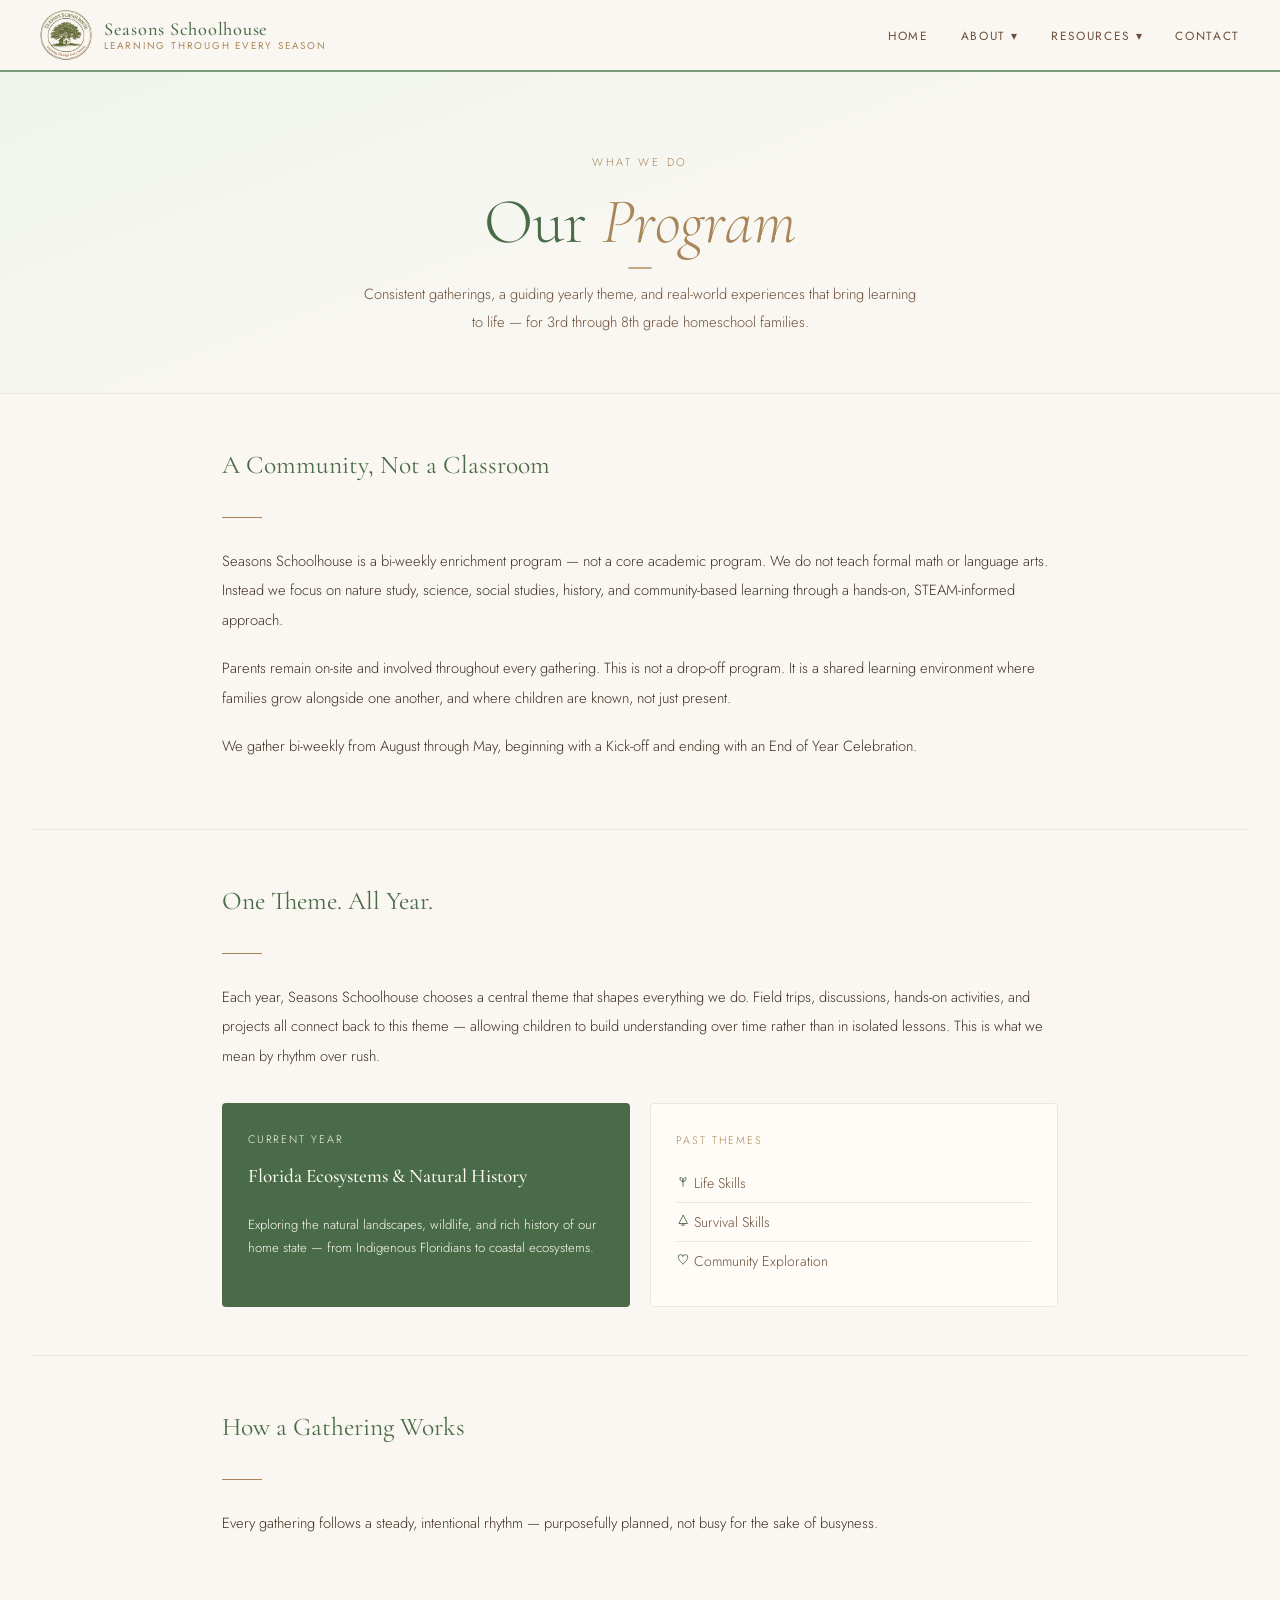
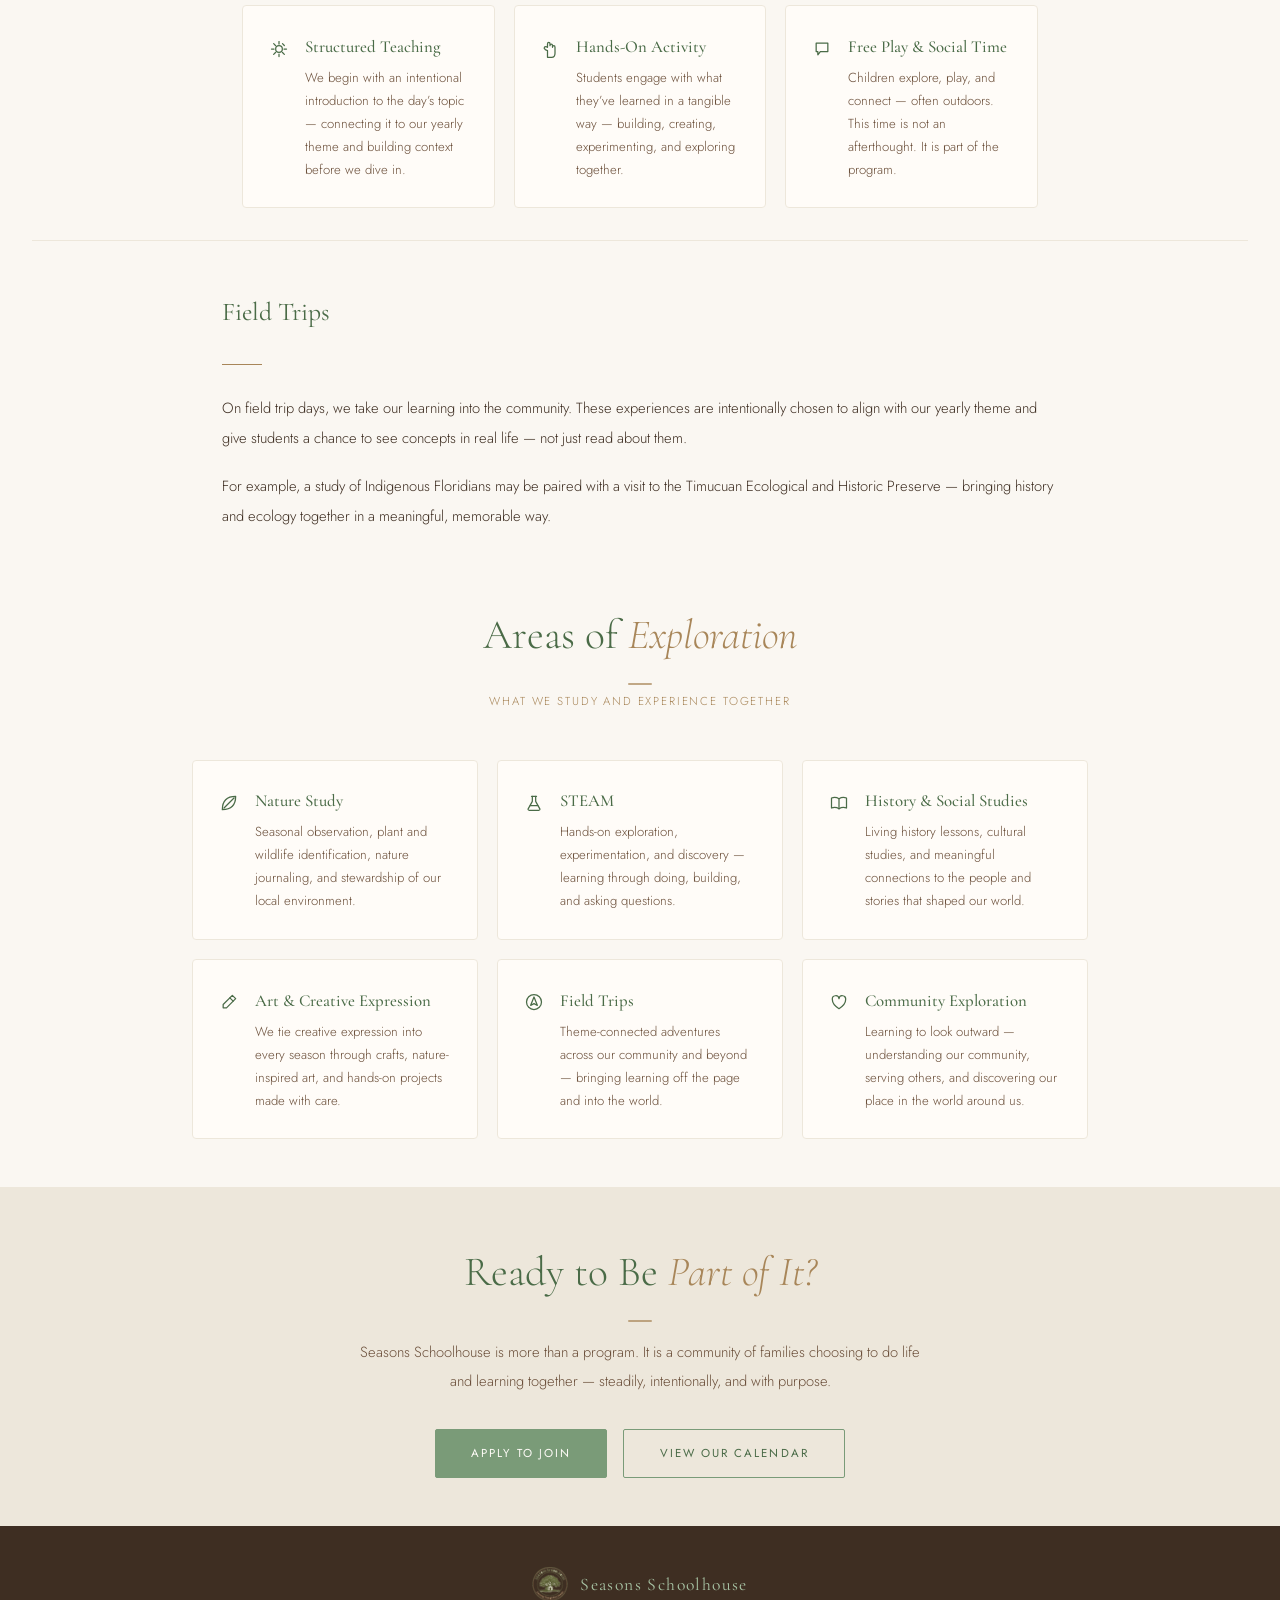
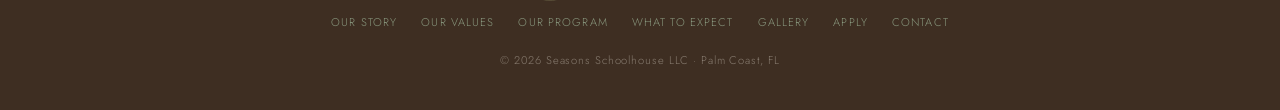
<file: program.html>
<!DOCTYPE html>
<html lang="en">
<head>
  <meta charset="UTF-8" />
  <meta name="viewport" content="width=device-width, initial-scale=1.0" />
  <title>Our Program | Homeschool Enrichment Flagler County FL</title>
  <meta name="description" content="Bi-weekly homeschool enrichment for 3rd–8th grade in Flagler County, FL — nature study, science, STEAM, history, and theme-based Florida field trips." />
  <link rel="canonical" href="https://seasonsschoolhouse.org/program.html" />
  <!-- Favicon set (cream bg — fixes dark-mode blob) -->
  <link rel="icon" type="image/x-icon" href="/favicon.ico" />
  <link rel="icon" type="image/png" sizes="32x32" href="/favicon-32.png" />
  <link rel="icon" type="image/png" sizes="16x16" href="/favicon-16.png" />
  <link rel="apple-touch-icon" sizes="180x180" href="/apple-touch-icon.png" />
  <link rel="manifest" href="/site.webmanifest" />
  <meta name="theme-color" content="#FAF7F2" />
  <meta property="og:title" content="Our Program | Homeschool Enrichment Flagler County FL" />
  <meta property="og:description" content="Bi-weekly homeschool enrichment gatherings for 3rd–8th grade in Flagler County, FL. Yearly themes, nature study, STEAM, history, and Flagler field trips." />
  <meta property="og:image" content="https://seasonsschoolhouse.org/og-image.png" />
  <meta property="og:image:width" content="1200" />
  <meta property="og:image:height" content="630" />
  <meta property="og:image:alt" content="Seasons Schoolhouse — Homeschool Enrichment Program, Flagler County, FL" />
  <meta property="og:type" content="website" />
  <meta property="og:url" content="https://seasonsschoolhouse.org/program.html" />
  <meta property="og:locale" content="en_US" />
  <meta property="og:site_name" content="Seasons Schoolhouse" />
  <meta name="twitter:card" content="summary_large_image" />
  <meta name="twitter:title" content="Our Program | Homeschool Enrichment Flagler County FL" />
  <meta name="twitter:description" content="Bi-weekly homeschool enrichment gatherings for 3rd–8th grade in Flagler County, FL. Yearly themes, nature study, STEAM, history, and Flagler field trips." />
  <meta name="twitter:image" content="https://seasonsschoolhouse.org/og-image.png" />
  <meta name="keywords" content="homeschool enrichment, homeschool co-op Flagler County, homeschool Palm Coast, Christian homeschool Florida, homeschool program 3rd-8th grade, nature study homeschool, STEAM homeschool, homeschool field trips Flagler County, homeschool community Palm Coast" />
  <meta name="author" content="Seasons Schoolhouse" />
  <meta name="robots" content="index, follow" />
  <meta name="geo.region" content="US-FL" />
  <meta name="geo.placename" content="Flagler County, Florida" />
  <link rel="preconnect" href="https://fonts.googleapis.com" />
  <link rel="preconnect" href="https://fonts.gstatic.com" crossorigin />
  <link href="https://fonts.googleapis.com/css2?family=Cormorant+Garamond:ital,wght@0,300;0,400;0,500;0,600;1,300;1,400&family=Jost:wght@300;400;500&display=swap" rel="stylesheet" />
  <style>/* ─── RESET & VARIABLES ─── */
*, *::before, *::after { box-sizing: border-box; margin: 0; padding: 0; }

:root {
  --cream:   #FAF7F2;
  --linen:   #EDE7DB;
  --sage:    #7A9B78;
  --sage-lt: #A8C4A5;
  --moss:    #4A6B47;
  --tan:     #A88659;
  --brown:   #6B4F3A;
  --bark:    #3E2E22;
  --white:   #FFFCF8;
  --shadow:  0 4px 20px rgba(62,46,34,0.08);
}

html { scroll-behavior: smooth; }

body {
  font-family: 'Jost', sans-serif;
  background: var(--cream);
  color: var(--bark);
  font-weight: 300;
  font-size: 16px;
  line-height: 1.8;
  overflow-x: hidden;
}

/* ─── NAV ─── */
nav {
  position: fixed;
  top: 0; left: 0; right: 0;
  z-index: 1000;
  background: rgba(250,247,242,0.97);
  backdrop-filter: blur(10px);
  border-bottom: 1px solid var(--linen);
  padding: 0 2.5rem;
  display: flex;
  align-items: center;
  justify-content: space-between;
  height: 72px;
}

.nav-logo {
  display: flex;
  align-items: center;
  gap: 0.75rem;
  cursor: pointer;
  text-decoration: none;
}

.nav-logo img {
  height: 52px; width: 52px;
  object-fit: contain;
  border-radius: 50%;
}

.nav-logo-text {
  font-family: 'Cormorant Garamond', serif;
  font-size: 1.15rem;
  font-weight: 500;
  letter-spacing: 0.04em;
  color: var(--moss);
  line-height: 1.2;
}

.nav-logo-text span {
  display: block;
  font-size: 0.62rem;
  font-weight: 400;
  letter-spacing: 0.18em;
  text-transform: uppercase;
  color: var(--tan);
  font-family: 'Jost', sans-serif;
}

.nav-links {
  display: flex;
  align-items: center;
  gap: 2rem;
  list-style: none;
}

.nav-links > li > a,
.nav-links > li > button {
  font-family: 'Jost', sans-serif;
  font-size: 0.74rem;
  font-weight: 400;
  letter-spacing: 0.14em;
  text-transform: uppercase;
  color: var(--brown);
  text-decoration: none;
  cursor: pointer;
  background: none;
  border: none;
  padding: 0;
  transition: color 0.2s;
  white-space: nowrap;
}

.nav-links > li > a:hover,
.nav-links > li > button:hover { color: var(--sage); }

.nav-links > li > a.active { color: var(--moss); font-weight: 500; }

/* Dropdowns */
.dropdown { position: relative; }

.dropdown-menu {
  display: none;
  position: absolute;
  top: calc(100% + 14px);
  left: 50%;
  transform: translateX(-50%);
  background: var(--white);
  border: 1px solid var(--linen);
  border-radius: 4px;
  min-width: 200px;
  box-shadow: 0 8px 28px rgba(62,46,34,0.1);
  padding: 0.5rem 0;
  list-style: none;
  z-index: 500;
}

.dropdown-menu.open { display: block; }

.dropdown-menu li a {
  display: block;
  padding: 0.65rem 1.5rem;
  font-family: 'Jost', sans-serif;
  font-size: 0.72rem;
  letter-spacing: 0.12em;
  text-transform: uppercase;
  color: var(--brown);
  text-decoration: none;
  transition: background 0.15s, color 0.15s;
}

.dropdown-menu li a:hover { background: var(--cream); color: var(--sage); }
.dropdown-menu li a.active { color: var(--moss); }

/* Hamburger */
.hamburger {
  display: none;
  flex-direction: column;
  gap: 5px;
  cursor: pointer;
  background: none;
  border: none;
  padding: 4px;
  z-index: 1001;
}
.hamburger span {
  display: block;
  width: 22px; height: 1.5px;
  background: var(--brown);
  transition: 0.3s;
}

/* ─── PAGE WRAPPER ─── */
.page-wrapper {
  min-height: 100vh;
  padding-top: 72px;
  animation: fadeUp 0.45s ease both;
}

@keyframes fadeUp {
  from { opacity: 0; transform: translateY(14px); }
  to   { opacity: 1; transform: translateY(0); }
}

/* ─── BUTTONS ─── */
.btn {
  display: inline-block;
  padding: 0.85rem 2.2rem;
  border: 1px solid var(--sage);
  color: var(--moss);
  font-family: 'Jost', sans-serif;
  font-size: 0.72rem;
  font-weight: 400;
  letter-spacing: 0.18em;
  text-transform: uppercase;
  cursor: pointer;
  background: transparent;
  transition: background 0.25s, color 0.25s, border-color 0.25s;
  border-radius: 2px;
  text-decoration: none;
}
.btn:hover { background: var(--sage); color: var(--white); }
.btn-solid { background: var(--sage); color: var(--white); }
.btn-solid:hover { background: var(--moss); border-color: var(--moss); }
.btn-tan { border-color: var(--tan); color: var(--brown); }
.btn-tan:hover { background: var(--tan); color: var(--white); }

/* ─── PAGE HERO ─── */
.page-hero {
  padding: 5rem 2rem 3.5rem;
  text-align: center;
  border-bottom: 1px solid var(--linen);
  background: var(--cream);
}

.page-label {
  font-size: 0.7rem;
  letter-spacing: 0.24em;
  text-transform: uppercase;
  color: var(--tan);
  margin-bottom: 0.9rem;
}

.page-title {
  font-family: 'Cormorant Garamond', serif;
  font-size: clamp(2.4rem, 5vw, 4rem);
  font-weight: 300;
  color: var(--moss);
  line-height: 1.1;
  margin-bottom: 0.8rem;
}
.page-title em { font-style: italic; color: var(--tan); }

.page-subtitle {
  font-size: 0.92rem;
  color: var(--brown);
  max-width: 560px;
  margin: 0 auto;
  line-height: 1.9;
}

/* ─── DIVIDER ─── */
.divider { width: 40px; height: 1px; background: var(--tan); margin: 1.8rem 0; }
.divider-center { margin: 1.8rem auto; }

/* ─── SECTION HEADING ─── */
.section-heading {
  font-family: 'Cormorant Garamond', serif;
  font-size: clamp(1.7rem, 3.5vw, 2.6rem);
  font-weight: 300;
  color: var(--moss);
  text-align: center;
  margin-bottom: 0.4rem;
}
.section-heading em { font-style: italic; color: var(--tan); }

.section-label {
  text-align: center;
  font-size: 0.72rem;
  letter-spacing: 0.16em;
  text-transform: uppercase;
  color: var(--tan);
  margin-bottom: 3rem;
}

/* ─── CONTENT CONTAINER ─── */
.container {
  max-width: 860px;
  margin: 0 auto;
  padding: 4rem 2rem;
}

.container-wide {
  max-width: 1060px;
  margin: 0 auto;
  padding: 4rem 2rem;
}

/* ─── HOME ─── */
.hero {
  display: flex;
  flex-direction: column;
  align-items: center;
  justify-content: center;
  text-align: center;
  min-height: calc(100vh - 72px);
  padding: 4rem 2rem 5rem;
  position: relative;
  overflow: hidden;
}

.hero::before {
  content: '';
  position: absolute;
  width: 640px; height: 640px;
  border-radius: 50%;
  border: 1px solid var(--sage-lt);
  opacity: 0.22;
  top: 50%; left: 50%;
  transform: translate(-50%, -50%);
  pointer-events: none;
}
.hero::after {
  content: '';
  position: absolute;
  width: 950px; height: 950px;
  border-radius: 50%;
  border: 1px solid var(--tan);
  opacity: 0.1;
  top: 50%; left: 50%;
  transform: translate(-50%, -50%);
  pointer-events: none;
}

.hero-logo {
  width: 130px; height: 130px;
  object-fit: contain; border-radius: 50%;
  margin-bottom: 1.8rem;
  position: relative; z-index: 1;
}

.hero-eyebrow {
  font-size: 0.7rem; letter-spacing: 0.24em;
  text-transform: uppercase; color: var(--tan);
  margin-bottom: 1rem;
  position: relative; z-index: 1;
}

.hero-title {
  font-family: 'Cormorant Garamond', serif;
  font-size: clamp(3rem, 7vw, 5.5rem);
  font-weight: 300; line-height: 1.08;
  color: var(--moss); margin-bottom: 0.3em;
  position: relative; z-index: 1;
}
.hero-title em { font-style: italic; color: var(--tan); }

.hero-subtitle {
  font-family: 'Cormorant Garamond', serif;
  font-size: clamp(1.05rem, 2.2vw, 1.35rem);
  font-weight: 300; font-style: italic;
  color: var(--brown); margin-bottom: 1.5rem;
  position: relative; z-index: 1;
}

.hero-tagline {
  font-size: 0.9rem; letter-spacing: 0.03em;
  color: var(--brown); max-width: 480px;
  margin-bottom: 2.8rem; line-height: 1.9;
  position: relative; z-index: 1;
}

.hero-btns {
  display: flex; gap: 1rem;
  flex-wrap: wrap; justify-content: center;
  position: relative; z-index: 1;
}

/* Pillars */
.pillars {
  background: var(--linen);
  padding: 3.5rem 2rem;
  display: grid;
  grid-template-columns: repeat(auto-fit, minmax(180px, 1fr));
  gap: 2rem; text-align: center;
}
.pillar-icon { font-size: 1.6rem; margin-bottom: 0.6rem; display: block; }
.pillar h3 {
  font-family: 'Cormorant Garamond', serif;
  font-size: 1.08rem; font-weight: 500;
  color: var(--moss); margin-bottom: 0.35rem;
}
.pillar p { font-size: 0.84rem; color: var(--brown); line-height: 1.75; }

/* Quote band */
.quote-band {
  padding: 4.5rem 2rem; text-align: center;
  background: var(--moss);
}
.quote-band blockquote {
  font-family: 'Cormorant Garamond', serif;
  font-size: clamp(1.3rem, 3vw, 2rem);
  font-weight: 300; font-style: italic;
  color: var(--cream); max-width: 680px;
  margin: 0 auto; line-height: 1.55;
}
.quote-band cite {
  display: block; margin-top: 1.2rem;
  font-family: 'Jost', sans-serif; font-style: normal;
  font-size: 0.7rem; letter-spacing: 0.18em;
  text-transform: uppercase; color: var(--sage-lt);
}

/* ─── OUR STORY ─── */
.story-grid {
  display: grid;
  grid-template-columns: 1fr 2fr;
  gap: 4rem;
  align-items: start;
}

.story-sidebar { position: sticky; top: 90px; }

.founder-initial {
  width: 110px; height: 110px;
  border-radius: 50%;
  background: var(--linen);
  border: 2px solid var(--sage-lt);
  display: flex; align-items: center; justify-content: center;
  font-family: 'Cormorant Garamond', serif;
  font-size: 2.8rem; font-weight: 300;
  color: var(--sage); margin-bottom: 1.2rem;
}

.founder-name {
  font-family: 'Cormorant Garamond', serif;
  font-size: 1.35rem; font-weight: 500;
  color: var(--bark); margin-bottom: 0.2rem;
}
.founder-role {
  font-size: 0.7rem; letter-spacing: 0.14em;
  text-transform: uppercase; color: var(--tan);
}

.story-body p {
  font-size: 1rem; color: var(--bark);
  line-height: 2; margin-bottom: 1.4rem;
}
.story-body p:first-child::first-letter {
  font-family: 'Cormorant Garamond', serif;
  font-size: 3rem; font-weight: 300;
  float: left; line-height: 0.8;
  margin-right: 0.1em; color: var(--sage);
}

.story-links {
  display: grid;
  grid-template-columns: 1fr 1fr;
  gap: 1rem;
  margin-top: 3rem;
}

.story-link-card {
  background: var(--white);
  border: 1px solid var(--linen);
  border-radius: 4px;
  padding: 1.5rem;
  text-decoration: none;
  transition: border-color 0.2s, box-shadow 0.2s;
}
.story-link-card:hover {
  border-color: var(--sage-lt);
  box-shadow: var(--shadow);
}
.story-link-card h4 {
  font-family: 'Cormorant Garamond', serif;
  font-size: 1.1rem; font-weight: 500;
  color: var(--moss); margin-bottom: 0.35rem;
}
.story-link-card p { font-size: 0.8rem; color: var(--brown); line-height: 1.65; }
.story-link-card .arrow {
  display: inline-block; margin-top: 0.6rem;
  font-size: 0.7rem; letter-spacing: 0.1em;
  text-transform: uppercase; color: var(--tan);
}

/* ─── VALUES ─── */
.values-intro {
  max-width: 660px;
  margin: 0 auto;
  text-align: center;
  padding: 3.5rem 2rem 1rem;
}
.values-intro p { font-size: 1rem; color: var(--bark); line-height: 2; }

.values-grid {
  display: grid;
  grid-template-columns: repeat(auto-fit, minmax(280px, 1fr));
  gap: 1.5rem;
  max-width: 960px;
  margin: 3rem auto;
  padding: 0 2rem;
}

.value-card {
  background: var(--white);
  border: 1px solid var(--linen);
  border-radius: 4px;
  padding: 2rem;
  transition: box-shadow 0.2s;
}
.value-card:hover { box-shadow: var(--shadow); }

.value-icon { font-size: 1.6rem; margin-bottom: 0.8rem; display: block; }
.value-card h3 {
  font-family: 'Cormorant Garamond', serif;
  font-size: 1.2rem; font-weight: 500;
  color: var(--moss); margin-bottom: 0.5rem;
}
.value-card p { font-size: 0.86rem; color: var(--brown); line-height: 1.8; }

.values-closing {
  background: var(--moss);
  padding: 4rem 2rem;
  text-align: center;
}
.values-closing p {
  font-family: 'Cormorant Garamond', serif;
  font-size: clamp(1.2rem, 2.5vw, 1.7rem);
  font-weight: 300; font-style: italic;
  color: var(--cream); max-width: 640px;
  margin: 0 auto; line-height: 1.6;
}

/* ─── PROGRAM ─── */
.program-intro {
  max-width: 680px;
  margin: 0 auto;
  text-align: center;
  padding: 3.5rem 2rem 1rem;
}
.program-intro p { font-size: 1rem; color: var(--bark); line-height: 2; }

.program-section {
  max-width: 900px;
  margin: 0 auto;
  padding: 3rem 2rem;
}

.program-section h2, .program-section h3 {
  font-family: 'Cormorant Garamond', serif;
  font-size: 1.6rem; font-weight: 400;
  color: var(--moss); margin-bottom: 0.5rem;
}

.program-section p {
  font-size: 0.92rem; color: var(--bark);
  line-height: 2; margin-bottom: 1.2rem;
}

.program-divider {
  border: none;
  border-top: 1px solid var(--linen);
  margin: 0 2rem;
}

.areas-grid {
  display: grid;
  grid-template-columns: repeat(auto-fit, minmax(220px, 1fr));
  gap: 1.2rem;
  max-width: 960px;
  margin: 3rem auto;
  padding: 0 2rem;
}

.area-card {
  background: var(--white);
  border: 1px solid var(--linen);
  border-radius: 4px;
  padding: 1.6rem;
  display: flex; gap: 1rem;
  align-items: flex-start;
}
.area-card .icon { font-size: 1.3rem; flex-shrink: 0; margin-top: 0.1rem; }
.area-card h4 {
  font-family: 'Cormorant Garamond', serif;
  font-size: 1.05rem; font-weight: 500;
  color: var(--moss); margin-bottom: 0.3rem;
}
.area-card p { font-size: 0.82rem; color: var(--brown); line-height: 1.75; }

.program-strip {
  background: var(--linen);
  padding: 3rem 2rem;
}

/* ─── APPLY ─── */
.apply-intro {
  max-width: 680px;
  margin: 0 auto;
  text-align: center;
  padding: 3.5rem 2rem 2rem;
}
.apply-intro p { font-size: 1rem; color: var(--bark); line-height: 2; }

.prereview {
  background: var(--linen);
  padding: 3rem 2rem;
}
.prereview-inner {
  max-width: 760px;
  margin: 0 auto;
}
.prereview h3 {
  font-family: 'Cormorant Garamond', serif;
  font-size: 1.5rem; font-weight: 400;
  color: var(--moss); margin-bottom: 0.5rem;
  text-align: center;
}
.prereview p {
  font-size: 0.9rem; color: var(--brown);
  line-height: 1.9; text-align: center;
  margin-bottom: 2rem;
}

.prereview-cards {
  display: grid;
  grid-template-columns: repeat(auto-fit, minmax(200px, 1fr));
  gap: 1rem;
}

.prereview-card {
  background: var(--white);
  border: 1px solid rgba(196,168,130,0.3);
  border-radius: 4px;
  padding: 1.5rem;
  text-decoration: none;
  text-align: center;
  transition: box-shadow 0.2s, border-color 0.2s;
}
.prereview-card:hover {
  box-shadow: var(--shadow);
  border-color: var(--sage-lt);
}
.prereview-card .icon { font-size: 1.5rem; display: block; margin-bottom: 0.6rem; }
.prereview-card h4 {
  font-family: 'Cormorant Garamond', serif;
  font-size: 1rem; font-weight: 500;
  color: var(--moss); margin-bottom: 0.3rem;
}
.prereview-card p { font-size: 0.78rem; color: var(--brown); line-height: 1.6; }

/* Apply steps */
.apply-steps {
  max-width: 780px;
  margin: 0 auto;
  padding: 4rem 2rem;
}

.apply-steps h3 {
  font-family: 'Cormorant Garamond', serif;
  font-size: 1.6rem; font-weight: 400;
  color: var(--moss); margin-bottom: 2.5rem;
  text-align: center;
}

.steps-list { list-style: none; }

.step-item {
  display: flex;
  gap: 1.5rem;
  align-items: flex-start;
  margin-bottom: 2rem;
  padding-bottom: 2rem;
  border-bottom: 1px solid var(--linen);
}
.step-item:last-child { border-bottom: none; margin-bottom: 0; padding-bottom: 0; }

.step-number {
  flex-shrink: 0;
  width: 44px; height: 44px;
  border-radius: 50%;
  background: var(--linen);
  border: 1px solid var(--tan);
  display: flex; align-items: center; justify-content: center;
  font-family: 'Cormorant Garamond', serif;
  font-size: 1.2rem; font-weight: 500;
  color: var(--moss);
}

.step-content h4 {
  font-family: 'Cormorant Garamond', serif;
  font-size: 1.1rem; font-weight: 500;
  color: var(--moss); margin-bottom: 0.3rem;
}
.step-content p { font-size: 0.86rem; color: var(--brown); line-height: 1.8; }

.apply-cta {
  background: var(--linen);
  padding: 3.5rem 2rem;
  text-align: center;
}
.apply-cta p {
  font-size: 0.92rem; color: var(--brown);
  line-height: 1.9; max-width: 520px;
  margin: 0 auto 1.8rem;
}

/* ─── HANDBOOK ─── */
.handbook-wrapper {
  max-width: 780px;
  margin: 0 auto;
  padding: 3rem 2rem 5rem;
}

.handbook-section {
  margin-bottom: 3rem;
  padding-bottom: 3rem;
  border-bottom: 1px solid var(--linen);
}
.handbook-section:last-child { border-bottom: none; }

.handbook-section h2 {
  font-family: 'Cormorant Garamond', serif;
  font-size: 1.5rem; font-weight: 500;
  color: var(--moss); margin-bottom: 0.5rem;
}
.handbook-section h3 {
  font-family: 'Cormorant Garamond', serif;
  font-size: 1.15rem; font-weight: 500;
  color: var(--brown); margin: 1.4rem 0 0.4rem;
}
.handbook-section p {
  font-size: 0.9rem; color: var(--bark);
  line-height: 2; margin-bottom: 0.9rem;
}
.handbook-section ul {
  list-style: none; padding-left: 0;
  margin-bottom: 0.9rem;
}
.handbook-section ul li {
  font-size: 0.9rem; color: var(--bark);
  line-height: 1.9; padding-left: 1.3rem;
  position: relative;
}
.handbook-section ul li::before {
  content: '·';
  position: absolute; left: 0;
  color: var(--tan); font-size: 1.2rem;
}

.handbook-toc {
  background: var(--linen);
  border-radius: 4px;
  padding: 2rem;
  margin-bottom: 3rem;
}
.handbook-toc h3 {
  font-family: 'Cormorant Garamond', serif;
  font-size: 1.1rem; font-weight: 500;
  color: var(--moss); margin-bottom: 1rem;
}
.handbook-toc ol {
  padding-left: 1.2rem;
}
.handbook-toc ol li {
  font-size: 0.84rem; color: var(--brown);
  line-height: 2;
}
.handbook-toc ol li a {
  color: var(--brown); text-decoration: none;
  transition: color 0.2s;
}
.handbook-toc ol li a:hover { color: var(--sage); }

.handbook-download-bar {
  background: var(--moss);
  padding: 2rem;
  text-align: center;
  display: flex;
  align-items: center;
  justify-content: center;
  gap: 1.5rem;
  flex-wrap: wrap;
}
.handbook-download-bar p {
  font-size: 0.88rem;
  color: var(--cream);
  letter-spacing: 0.04em;
}

/* ─── CALENDAR ─── */
.calendar-wrapper {
  max-width: 900px;
  margin: 0 auto;
  padding: 3rem 2rem 5rem;
}

.calendar-year-label {
  font-family: 'Cormorant Garamond', serif;
  font-size: 1.1rem; font-weight: 400;
  color: var(--tan); letter-spacing: 0.1em;
  text-align: center; margin-bottom: 2.5rem;
}

.calendar-grid {
  display: grid;
  grid-template-columns: repeat(auto-fit, minmax(260px, 1fr));
  gap: 1.5rem;
}

.cal-month {
  background: var(--white);
  border: 1px solid var(--linen);
  border-radius: 4px;
  overflow: hidden;
}

.cal-month-header {
  background: var(--linen);
  padding: 0.9rem 1.2rem;
  font-family: 'Cormorant Garamond', serif;
  font-size: 1.05rem; font-weight: 500;
  color: var(--moss);
  display: flex;
  justify-content: space-between;
  align-items: center;
}

.cal-month-header span {
  font-family: 'Jost', sans-serif;
  font-size: 0.68rem; font-weight: 400;
  letter-spacing: 0.1em; color: var(--tan);
}

.cal-days-header {
  display: grid;
  grid-template-columns: repeat(7, 1fr);
  padding: 0.6rem 0.8rem 0;
}

.cal-day-label {
  text-align: center;
  font-size: 0.6rem;
  letter-spacing: 0.1em;
  text-transform: uppercase;
  color: var(--tan);
  font-weight: 400;
  padding: 0.3rem 0;
}

.cal-days {
  display: grid;
  grid-template-columns: repeat(7, 1fr);
  padding: 0.3rem 0.8rem 0.8rem;
  gap: 2px;
}

.cal-day {
  text-align: center;
  font-size: 0.8rem;
  color: var(--brown);
  padding: 0.35rem 0.2rem;
  border-radius: 50%;
  aspect-ratio: 1;
  display: flex;
  align-items: center;
  justify-content: center;
  cursor: default;
}

.cal-day.empty { color: transparent; }
.cal-day.other-month { color: rgba(107,79,58,0.25); }

.cal-day.meeting {
  background: var(--sage);
  color: var(--white);
  font-weight: 500;
  border-radius: 50%;
  cursor: pointer;
  position: relative;
}

.cal-day.special {
  background: var(--moss);
  color: var(--white);
  font-weight: 500;
  border-radius: 50%;
}

.cal-day.break {
  background: var(--linen);
  color: var(--tan);
  border-radius: 50%;
  font-size: 0.7rem;
}

.cal-day.today {
  border: 1px solid var(--tan);
}

/* Meeting list */
.meeting-list {
  background: var(--linen);
  padding: 3rem 2rem;
  margin-top: 3rem;
  border-radius: 4px;
}

.meeting-list h3 {
  font-family: 'Cormorant Garamond', serif;
  font-size: 1.4rem; font-weight: 400;
  color: var(--moss); margin-bottom: 1.5rem;
  text-align: center;
}

.meeting-items {
  max-width: 600px;
  margin: 0 auto;
  display: flex;
  flex-direction: column;
  gap: 0.6rem;
}

.meeting-item {
  display: flex;
  align-items: center;
  gap: 1rem;
  padding: 0.7rem 1rem;
  background: var(--white);
  border-radius: 3px;
  border-left: 3px solid var(--sage);
}

.meeting-item.special-event { border-left-color: var(--moss); }
.meeting-item.break-item { border-left-color: var(--linen); background: transparent; }

.meeting-date {
  font-family: 'Jost', sans-serif;
  font-size: 0.78rem; font-weight: 400;
  color: var(--moss); min-width: 120px;
  letter-spacing: 0.04em;
}

.meeting-name {
  font-size: 0.86rem;
  color: var(--brown);
}

.meeting-item.special-event .meeting-name { color: var(--moss); font-weight: 500; }
.meeting-item.break-item .meeting-name { color: var(--tan); font-style: italic; }

.cal-legend {
  display: flex;
  gap: 1.5rem;
  justify-content: center;
  margin-top: 2rem;
  flex-wrap: wrap;
}

.legend-item {
  display: flex;
  align-items: center;
  gap: 0.5rem;
  font-size: 0.76rem;
  color: var(--brown);
}

.legend-dot {
  width: 12px; height: 12px;
  border-radius: 50%;
}
.legend-dot.meeting { background: var(--sage); }
.legend-dot.special { background: var(--moss); }

/* ─── CURRENT FAMILIES ─── */
.families-intro {
  max-width: 640px;
  margin: 0 auto;
  text-align: center;
  padding: 3.5rem 2rem 2rem;
}
.families-intro p { font-size: 1rem; color: var(--bark); line-height: 2; }

.band-features {
  display: grid;
  grid-template-columns: repeat(auto-fit, minmax(180px, 1fr));
  gap: 1.2rem;
  max-width: 900px;
  margin: 2.5rem auto;
  padding: 0 2rem;
}

.band-feature {
  background: var(--white);
  border: 1px solid var(--linen);
  border-radius: 4px;
  padding: 1.5rem;
  text-align: center;
}
.band-feature .icon { font-size: 1.5rem; margin-bottom: 0.6rem; display: block; }
.band-feature h4 {
  font-family: 'Cormorant Garamond', serif;
  font-size: 1rem; font-weight: 500;
  color: var(--moss); margin-bottom: 0.3rem;
}
.band-feature p { font-size: 0.8rem; color: var(--brown); line-height: 1.65; }

.band-steps {
  max-width: 640px;
  margin: 0 auto;
  padding: 3rem 2rem;
}

.band-steps h3 {
  font-family: 'Cormorant Garamond', serif;
  font-size: 1.5rem; font-weight: 400;
  color: var(--moss); margin-bottom: 2rem;
  text-align: center;
}

.band-step {
  display: flex;
  gap: 1.2rem;
  align-items: flex-start;
  margin-bottom: 1.5rem;
}

.band-step-num {
  flex-shrink: 0;
  width: 36px; height: 36px;
  border-radius: 50%;
  background: var(--linen);
  border: 1px solid var(--tan);
  display: flex; align-items: center; justify-content: center;
  font-family: 'Cormorant Garamond', serif;
  font-size: 1.1rem; color: var(--moss);
}

.band-step p {
  font-size: 0.88rem; color: var(--bark);
  line-height: 1.85; padding-top: 0.35rem;
}

.band-step p a {
  color: var(--sage);
  text-decoration: none;
}
.band-step p a:hover { text-decoration: underline; }

.band-cta {
  background: var(--moss);
  padding: 3.5rem 2rem;
  text-align: center;
}
.band-cta p {
  font-size: 0.9rem; color: var(--cream);
  line-height: 1.9; max-width: 460px;
  margin: 0 auto 1.8rem;
  opacity: 0.88;
}

/* ─── CONTACT ─── */
.contact-wrap {
  max-width: 860px;
  margin: 0 auto;
  padding: 4rem 2rem 6rem;
  display: grid;
  grid-template-columns: 1fr 1.5fr;
  gap: 4rem;
}

.contact-info h3 {
  font-family: 'Cormorant Garamond', serif;
  font-size: 1.5rem; font-weight: 400;
  color: var(--moss); margin-bottom: 1rem;
}
.contact-info p {
  font-size: 0.9rem; color: var(--brown);
  line-height: 1.9; margin-bottom: 1.6rem;
}

.contact-detail {
  display: flex; align-items: center;
  gap: 0.8rem; margin-bottom: 0.9rem;
  font-size: 0.84rem; color: var(--brown);
}
.contact-detail a { color: var(--sage); text-decoration: none; }
.contact-detail a:hover { text-decoration: underline; }
.contact-icon { font-size: 1rem; }

.contact-form { display: flex; flex-direction: column; gap: 1.1rem; }
.form-row { display: grid; grid-template-columns: 1fr 1fr; gap: 1rem; }

.field { display: flex; flex-direction: column; gap: 0.4rem; }
.field label {
  font-size: 0.7rem; letter-spacing: 0.14em;
  text-transform: uppercase; color: var(--brown); font-weight: 400;
}
.field input, .field select, .field textarea {
  background: var(--white); border: 1px solid var(--linen);
  border-radius: 3px; padding: 0.75rem 1rem;
  font-family: 'Jost', sans-serif;
  font-size: 0.88rem; color: var(--bark);
  font-weight: 300; transition: border-color 0.2s;
  outline: none; width: 100%;
}
.field input:focus,
.field select:focus,
.field textarea:focus { border-color: var(--sage); }
.field textarea { resize: vertical; min-height: 120px; }
.form-note { font-size: 0.76rem; color: var(--brown); opacity: 0.7; line-height: 1.7; }

.form-success {
  display: none;
  background: var(--linen);
  border: 1px solid var(--sage-lt);
  border-radius: 4px;
  padding: 1.2rem 1.5rem;
  font-size: 0.88rem;
  color: var(--moss); line-height: 1.7;
}

/* ─── VALUES STRIP ─── */
.values-strip {
  background: var(--linen); padding: 3rem 2rem;
  display: flex; flex-wrap: wrap;
  gap: 1rem; justify-content: center;
}
.value-tag {
  padding: 0.5rem 1.2rem;
  border: 1px solid var(--tan);
  border-radius: 30px;
  font-size: 0.75rem; letter-spacing: 0.1em;
  text-transform: uppercase; color: var(--brown);
}

/* ─── FOOTER ─── */
footer {
  background: var(--bark);
  color: var(--linen);
  text-align: center;
  padding: 2.5rem 2rem;
}
.footer-logo-wrap {
  display: flex; align-items: center;
  justify-content: center; gap: 0.75rem;
  margin-bottom: 0.6rem;
}
.footer-logo-wrap img {
  width: 36px; height: 36px;
  border-radius: 50%; opacity: 0.85;
}
.footer-logo {
  font-family: 'Cormorant Garamond', serif;
  font-size: 1.1rem; font-weight: 400;
  letter-spacing: 0.08em; color: var(--sage-lt);
}
footer p { font-size: 0.7rem; letter-spacing: 0.08em; opacity: 0.42; }
.footer-links {
  display: flex; gap: 1.5rem;
  justify-content: center;
  margin-bottom: 1rem;
  flex-wrap: wrap;
}
.footer-links a {
  font-size: 0.7rem; letter-spacing: 0.1em;
  text-transform: uppercase;
  color: var(--sage-lt); text-decoration: none;
  opacity: 0.7; transition: opacity 0.2s;
}
.footer-links a:hover { opacity: 1; }

/* ─── MOBILE ─── */
@media (max-width: 768px) {
  .hamburger { display: flex; }

  nav { padding: 0 1.5rem; }

  .nav-links {
    display: none;
    position: fixed;
    top: 72px; left: 0; right: 0;
    background: var(--white);
    flex-direction: column;
    padding: 1.5rem;
    gap: 0;
    border-bottom: 1px solid var(--linen);
    box-shadow: 0 8px 24px rgba(62,46,34,0.08);
    max-height: calc(100vh - 72px);
    overflow-y: auto;
  }

  .nav-links.open { display: flex; }

  .nav-links > li {
    border-bottom: 1px solid var(--linen);
    padding: 0;
  }
  .nav-links > li:last-child { border-bottom: none; }

  .nav-links > li > a,
  .nav-links > li > button {
    display: block;
    padding: 1rem 0;
    font-size: 0.8rem;
    width: 100%;
    text-align: left;
  }

  .dropdown-menu {
    position: static;
    transform: none;
    box-shadow: none;
    border: none;
    border-top: 1px solid var(--linen);
    padding: 0 0 0.5rem 1rem;
    display: none;
    min-width: unset;
  }
  .dropdown-menu.open { display: block; }
  .dropdown-menu li a { padding: 0.6rem 0; }

  .story-grid { grid-template-columns: 1fr; gap: 2rem; }
  .story-links { grid-template-columns: 1fr; }
  .story-sidebar { position: static; }

  .contact-wrap { grid-template-columns: 1fr; gap: 2.5rem; }
  .form-row { grid-template-columns: 1fr; }
}

@media (max-width: 480px) {
  .nav-logo-text { display: none; }
  .hero-title { font-size: 2.6rem; }
  .page-title { font-size: 2rem; }
  .container { padding: 2.5rem 1.2rem; }
}

/* ─── NAV — green bottom border ─── */
nav { border-bottom: 2px solid var(--sage) !important; }

/* ─── NAV — active item underline ─── */
.nav-links > li > a.active {
  color: var(--moss);
  font-weight: 500;
  position: relative;
}
.nav-links > li > a.active::after {
  content: '';
  position: absolute;
  bottom: -4px; left: 0; right: 0;
  height: 2px;
  background: var(--sage);
  border-radius: 2px;
}

/* ─── PILLAR HOVER ─── */
.pillar {
  padding: 1.2rem;
  border-radius: 4px;
  border: 1px solid transparent;
  transition: border-color 0.25s, box-shadow 0.25s;
}
.pillar:hover {
  border-top: 3px solid var(--sage);
  box-shadow: 0 4px 18px rgba(62,46,34,0.08);
  background: var(--white);
}

/* ─── PAGE HERO GRADIENT ─── */
.page-hero {
  background: linear-gradient(160deg, #eef4ec 0%, var(--cream) 60%) !important;
}

/* ─── HEADING ACCENT LINE ─── */
.section-heading::after,
.page-title::after {
  content: '';
  display: block;
  width: 36px; height: 2px;
  background: var(--tan);
  margin: 0.7rem auto 0;
  border-radius: 2px;
}

/* ─── BUTTONS — slightly thicker border ─── */
.btn { border-width: 1.5px !important; }

/* ─── FOOTER LINK HOVER UNDERLINE ─── */
.footer-links a { position: relative; padding-bottom: 2px; }
.footer-links a::after {
  content: '';
  position: absolute;
  bottom: 0; left: 0; right: 0;
  height: 1px;
  background: var(--sage-lt);
  transform: scaleX(0);
  transition: transform 0.2s ease;
}
.footer-links a:hover::after { transform: scaleX(1); }

/* ─── STORY & VALUE CARD HOVER ─── */
.story-link-card {
  border-top: 3px solid transparent;
  transition: border-color 0.25s, box-shadow 0.25s;
}
.story-link-card:hover { border-top-color: var(--sage); }

.value-card {
  border-top: 3px solid transparent;
  transition: border-top-color 0.25s, box-shadow 0.25s;
}
.value-card:hover {
  border-top-color: var(--sage);
  box-shadow: 0 4px 18px rgba(62,46,34,0.08);
}

/* ─── FOUNDER PHOTO ─── */
.founder-photo {
  width: 160px; height: 160px;
  border-radius: 50%;
  object-fit: cover;
  border: 3px solid var(--sage-lt);
  margin-bottom: 1.2rem;
  display: block;
}

/* ─── DROPDOWN HOVER (desktop) ─── */
@media (min-width: 769px) {
  .dropdown:hover .dropdown-menu { display: block; }
}

/* ─── HERO circles off ─── */
.hero::before, .hero::after { display: none; }

/* ─── DROPDOWN HOVER (desktop) ─── */
@media (min-width: 769px) {
  .dropdown:hover .dropdown-menu { display: block; }
}

/* ─── HERO — remove decorative circles ─── */
.hero::before, .hero::after { display: none; }

/* ─── NAV — sage green bottom border ─── */
nav { border-bottom: 2px solid var(--sage) !important; }

/* ─── NAV — active page underline ─── */
.nav-links > li > a.active {
  color: var(--moss); font-weight: 500; position: relative;
}
.nav-links > li > a.active::after {
  content: '';
  position: absolute;
  bottom: -4px; left: 0; right: 0;
  height: 2px; background: var(--sage); border-radius: 2px;
}

/* ─── PILLAR SECTION — subtle top border to ease transition ─── */
.pillars {
  border-top: 3px solid var(--linen);
}
.pillar {
  padding: 1.2rem; border-radius: 4px;
  border: 1px solid transparent;
  transition: border-color 0.25s, box-shadow 0.25s, background 0.25s;
}
.pillar:hover {
  border-top: 3px solid var(--sage);
  box-shadow: 0 4px 18px rgba(62,46,34,0.08);
  background: var(--white);
}

/* ─── PAGE HERO — sage-to-cream gradient ─── */
.page-hero {
  background: linear-gradient(160deg, #eef4ec 0%, var(--cream) 60%) !important;
}

/* ─── HEADING ACCENT LINE — shorter, lighter ─── */
.section-heading::after,
.page-title::after {
  content: '';
  display: block;
  width: 24px; height: 2px;
  background: var(--tan);
  margin: 0.6rem auto 0;
  border-radius: 2px;
  opacity: 0.7;
}

/* ─── BUTTONS — slightly thicker border ─── */
.btn { border-width: 1.5px !important; }

/* ─── FOOTER LINK HOVER ─── */
.footer-links a { position: relative; padding-bottom: 2px; }
.footer-links a::after {
  content: '';
  position: absolute;
  bottom: 0; left: 0; right: 0;
  height: 1px; background: var(--sage-lt);
  transform: scaleX(0);
  transition: transform 0.2s ease;
}
.footer-links a:hover::after { transform: scaleX(1); }

/* ─── STORY & VALUE & AREA CARD HOVER ─── */
.story-link-card {
  border-top: 3px solid transparent;
  transition: border-color 0.25s, box-shadow 0.25s;
}
.story-link-card:hover { border-top-color: var(--sage); }

.value-card {
  border-top: 3px solid transparent;
  transition: border-top-color 0.25s, box-shadow 0.25s;
}
.value-card:hover {
  border-top-color: var(--sage);
  box-shadow: 0 4px 18px rgba(62,46,34,0.08);
}

/* ─── VALUES SECTION — linen background wrap ─── */
.values-section-wrap {
  background: var(--linen);
  padding: 1rem 0 3rem;
}

/* ─── FOUNDER PHOTO ─── */
.founder-photo {
  width: 160px; height: 160px;
  border-radius: 50%;
  object-fit: cover;
  border: 3px solid var(--sage-lt);
  margin-bottom: 1.2rem;
  display: block;
}

/* ─── GALLERY — botanical placeholder pattern ─── */
.gallery-placeholder {
  background: repeating-linear-gradient(
    45deg,
    var(--linen),
    var(--linen) 4px,
    var(--cream) 4px,
    var(--cream) 20px
  );
  width: 100%; height: 100%;
  display: flex; flex-direction: column;
  align-items: center; justify-content: center;
  gap: 0.6rem; color: var(--tan);
  font-family: 'Jost', sans-serif;
  font-size: 0.72rem; letter-spacing: 0.1em;
  text-transform: uppercase;
}
.gallery-placeholder span { font-size: 1.8rem; opacity: 0.6; }

/* ─── HANDBOOK — sticky TOC sidebar (desktop) ─── */
.handbook-layout {
  display: grid;
  grid-template-columns: 220px 1fr;
  gap: 3rem;
  max-width: 960px;
  margin: 0 auto;
  padding: 3rem 2rem 5rem;
  align-items: start;
}
.handbook-toc-sticky {
  position: sticky;
  top: 90px;
  background: var(--linen);
  border-radius: 4px;
  padding: 1.5rem;
}
.handbook-toc-sticky h3 {
  font-family: 'Cormorant Garamond', serif;
  font-size: 1rem; font-weight: 500;
  color: var(--moss); margin-bottom: 1rem;
}
.handbook-toc-sticky ol {
  padding-left: 1.2rem;
  counter-reset: toc-counter;
  list-style: none;
  padding-left: 0;
}
.handbook-toc-sticky ol li {
  font-size: 0.78rem; color: var(--brown);
  line-height: 1.5; padding: 0.3rem 0;
  border-bottom: 1px solid rgba(196,168,130,0.2);
}
.handbook-toc-sticky ol li:last-child { border-bottom: none; }
.handbook-toc-sticky ol li a {
  color: var(--brown); text-decoration: none;
  transition: color 0.2s;
}
.handbook-toc-sticky ol li a:hover { color: var(--sage); }

/* ─── QUOTE ROTATOR ─── */
.quote-band {
  position: relative; background: var(--moss);
  overflow: hidden; padding: 0;
}
.quote-slides-wrap { position: relative; }
.quote-slide {
  position: absolute;
  top: 0; left: 0; right: 0;
  padding: 4.5rem 2rem 3rem;
  display: flex; flex-direction: column;
  align-items: center; justify-content: center;
  text-align: center;
  opacity: 0; transition: opacity 1.2s ease;
  pointer-events: none;
}
.quote-slide.active { opacity: 1; pointer-events: auto; position: relative; }
.quote-slide blockquote {
  font-family: 'Cormorant Garamond', serif;
  font-size: clamp(1.2rem, 3vw, 1.85rem);
  font-weight: 300; font-style: italic;
  color: var(--cream); max-width: 720px;
  line-height: 1.65; margin: 0 auto 1.2rem;
}
.quote-slide cite {
  font-family: 'Jost', sans-serif; font-style: normal;
  font-size: 0.7rem; letter-spacing: 0.18em;
  text-transform: uppercase; color: var(--sage-lt);
}
.quote-dots {
  display: flex; justify-content: center;
  gap: 0.55rem; padding: 0 0 1.8rem;
  background: var(--moss);
}
.quote-dot {
  width: 7px; height: 7px; border-radius: 50%;
  background: var(--sage-lt); opacity: 0.35;
  transition: opacity 0.4s; cursor: pointer;
  border: none; padding: 0; display: block;
}
.quote-dot.active { opacity: 1; background: var(--cream); }

@media (max-width: 768px) {
  .handbook-layout { grid-template-columns: 1fr; }
  .handbook-toc-sticky { position: static; }
}


.dropdown-menu {
  top: calc(100% + 2px) !important;
  margin-top: 0 !important;
}

/* Invisible bridge fills gap so hover doesn't break */
.dropdown::before {
  content: '';
  position: absolute;
  top: 100%;
  left: 0;
  right: 0;
  height: 6px;
  z-index: 499;
}


/* ─── DROPDOWN HOVER — desktop only, no gap ─── */
@media (min-width: 769px) {
  /* Pure CSS hover — reliable, no JS conflicts */
  .dropdown:hover .dropdown-menu { display: block; }

  /* top: 100% = flush against button, padding creates visual gap
     while keeping the hover area continuous — no disappearing */
  .dropdown-menu {
    top: 100% !important;
    padding-top: 8px !important;
    margin-top: 0 !important;
  }

  /* Invisible hover bridge — fills any remaining gap */
  .dropdown::after {
    content: '';
    position: absolute;
    top: 100%;
    left: -10px;
    right: -10px;
    height: 10px;
    z-index: 499;
  }
}

/* Remove onclick from desktop — CSS handles it */
@media (min-width: 769px) {
  .dropdown-menu.open { display: block; }
}

</style>
  <!-- Google tag (gtag.js) -->
  <script async src="https://www.googletagmanager.com/gtag/js?id=G-NDZ4TR4262"></script>
  <script>
    window.dataLayer = window.dataLayer || [];
    function gtag(){dataLayer.push(arguments);}
    gtag('js', new Date());
    gtag('config', 'G-NDZ4TR4262');
  </script>
</head>
<body>
<nav>
  <a class="nav-logo" href="index.html">
    <img src="logo.png" alt="Seasons Schoolhouse homeschool enrichment program logo" />
    <div class="nav-logo-text">Seasons Schoolhouse<span>Learning Through Every Season</span></div>
  </a>
  <button class="hamburger" id="hamburger" aria-label="Menu">
    <span></span><span></span><span></span>
  </button>
  <ul class="nav-links" id="nav-links">
    <li><a href="index.html">Home</a></li>
    <li class="dropdown">
      <button class="dropdown-btn" data-target="about-dd">About &#9662;</button>
      <ul class="dropdown-menu" id="about-dd">
        <li><a href="about.html">Our Story</a></li>
        <li><a href="values.html">Our Values</a></li>
        <li><a href="program.html" class="active">Our Program</a></li>
        <li><a href="expect.html">What to Expect</a></li>
        <li><a href="gallery.html">Gallery</a></li>
      </ul>
    </li>
    <li class="dropdown">
      <button class="dropdown-btn" data-target="resources-dd">Resources &#9662;</button>
      <ul class="dropdown-menu" id="resources-dd">
        <li><a href="apply.html">Apply</a></li>
        <li><a href="handbook.html">Parent Handbook</a></li>
        <li><a href="calendar.html">Calendar</a></li>
        <li><a href="families.html">Current Families</a></li>
      </ul>
    </li>
    <li><a href="contact.html">Contact</a></li>
  </ul>
</nav>
<main class="page-wrapper">
  <div class="page-hero">
    <p class="page-label">What We Do</p>
    <h1 class="page-title">Our <em>Program</em></h1>
    <p class="page-subtitle">Consistent gatherings, a guiding yearly theme, and real-world experiences that bring learning to life &mdash; for 3rd through 8th grade homeschool families.</p>
  </div>

  <div class="program-section">
    <h2>A Community, Not a Classroom</h2>
    <div class="divider"></div>
    <p>Seasons Schoolhouse is a bi-weekly enrichment program &mdash; not a core academic program. We do not teach formal math or language arts. Instead we focus on nature study, science, social studies, history, and community-based learning through a hands-on, STEAM-informed approach.</p>
    <p>Parents remain on-site and involved throughout every gathering. This is not a drop-off program. It is a shared learning environment where families grow alongside one another, and where children are known, not just present.</p>
    <p>We gather bi-weekly from August through May, beginning with a Kick-off and ending with an End of Year Celebration.</p>
  </div>

  <hr class="program-divider" />

  <div class="program-section">
    <h2>One Theme. All Year.</h2>
    <div class="divider"></div>
    <p>Each year, Seasons Schoolhouse chooses a central theme that shapes everything we do. Field trips, discussions, hands-on activities, and projects all connect back to this theme &mdash; allowing children to build understanding over time rather than in isolated lessons. This is what we mean by rhythm over rush.</p>
    <div style="display:grid;grid-template-columns:repeat(auto-fit,minmax(220px,1fr));gap:1.2rem;margin-top:2rem;">
      <div style="background:var(--moss);border-radius:4px;padding:1.6rem;color:var(--cream);">
        <p style="font-size:0.68rem;letter-spacing:0.18em;text-transform:uppercase;color:var(--cream);margin-bottom:0.4rem;">Current Year</p>
        <p style="font-family:'Cormorant Garamond',serif;font-size:1.2rem;font-weight:500;color:var(--white);">Florida Ecosystems &amp; Natural History</p>
        <p style="font-size:0.82rem;margin-top:0.5rem;line-height:1.7;color:var(--white);">Exploring the natural landscapes, wildlife, and rich history of our home state &mdash; from Indigenous Floridians to coastal ecosystems.</p>
      </div>
      <div style="background:var(--white);border:1px solid var(--linen);border-radius:4px;padding:1.6rem;">
        <p style="font-size:0.68rem;letter-spacing:0.18em;text-transform:uppercase;color:var(--tan);margin-bottom:0.8rem;">Past Themes</p>
        <ul style="list-style:none;padding:0;">
          <li style="font-size:0.88rem;color:var(--brown);padding:0.4rem 0;border-bottom:1px solid var(--linen);"><svg width="14" height="14" viewBox="0 0 24 24" fill="none" stroke="#4A6B47" stroke-width="1.5" stroke-linecap="round" stroke-linejoin="round" aria-hidden="true"><path d="M12 21 V12"/><path d="M12 13 C8 13 6 10 7 6 C11 6 12 9 12 13 Z"/><path d="M12 13 C16 13 18 10 17 6 C13 6 12 9 12 13 Z"/></svg> Life Skills</li>
          <li style="font-size:0.88rem;color:var(--brown);padding:0.4rem 0;border-bottom:1px solid var(--linen);"><svg width="14" height="14" viewBox="0 0 24 24" fill="none" stroke="#4A6B47" stroke-width="1.5" stroke-linecap="round" stroke-linejoin="round" aria-hidden="true"><path d="M12 4 L5 18 H19 Z"/><path d="M10 18 V21 H14 V18"/></svg> Survival Skills</li>
          <li style="font-size:0.88rem;color:var(--brown);padding:0.4rem 0;"><svg width="14" height="14" viewBox="0 0 24 24" fill="none" stroke="#4A6B47" stroke-width="1.5" stroke-linecap="round" stroke-linejoin="round" aria-hidden="true"><path d="M12 20C12 20 4 15 4 9a4 4 0 0 1 8-1 4 4 0 0 1 8 1c0 6-8 11-8 11z"/></svg> Community Exploration</li>
        </ul>
      </div>
    </div>
  </div>

  <hr class="program-divider" />

  <div class="program-section">
    <h2>How a Gathering Works</h2>
    <div class="divider"></div>
    <p>Every gathering follows a steady, intentional rhythm &mdash; purposefully planned, not busy for the sake of busyness.</p>
  </div>

  <div style="max-width:860px;margin:0 auto 2rem;padding:0 2rem;">
    <div style="display:grid;grid-template-columns:repeat(auto-fit,minmax(220px,1fr));gap:1.2rem;">
      <div class="area-card"><span class="icon"><svg width="20" height="20" viewBox="0 0 24 24" fill="none" stroke="#4A6B47" stroke-width="1.5" stroke-linecap="round" stroke-linejoin="round" aria-hidden="true"><circle cx="12" cy="12" r="4"/><path d="M12 3 V6"/><path d="M12 18 V21"/><path d="M3 12 H6"/><path d="M18 12 H21"/><path d="M5.6 5.6 L7.8 7.8"/><path d="M16.2 16.2 L18.4 18.4"/><path d="M5.6 18.4 L7.8 16.2"/><path d="M16.2 5.6 L18.4 7.8"/></svg></span><div><h4>Structured Teaching</h4><p>We begin with an intentional introduction to the day&rsquo;s topic &mdash; connecting it to our yearly theme and building context before we dive in.</p></div></div>
      <div class="area-card"><span class="icon"><svg width="20" height="20" viewBox="0 0 24 24" fill="none" stroke="#4A6B47" stroke-width="1.5" stroke-linecap="round" stroke-linejoin="round" aria-hidden="true"><path d="M9 22 V14 Q6 13 5 11 Q5 9 7 9 Q8 9 9 10 V6 Q9 4 10.5 4 Q12 4 12 6 V8 Q12 6 13.5 6 Q15 6 15 8 V10 Q15 8 16.5 8 Q18 8 18 10 V17 Q18 22 14 22 Z"/></svg></span><div><h4>Hands-On Activity</h4><p>Students engage with what they&rsquo;ve learned in a tangible way &mdash; building, creating, experimenting, and exploring together.</p></div></div>
      <div class="area-card"><span class="icon"><svg width="20" height="20" viewBox="0 0 24 24" fill="none" stroke="#4A6B47" stroke-width="1.5" stroke-linecap="round" stroke-linejoin="round" aria-hidden="true"><path d="M5 5 H19 V15 H10 L7 19 V15 H5 Z"/></svg></span><div><h4>Free Play &amp; Social Time</h4><p>Children explore, play, and connect &mdash; often outdoors. This time is not an afterthought. It is part of the program.</p></div></div>
    </div>
  </div>

  <hr class="program-divider" />

  <div class="program-section">
    <h2>Field Trips</h2>
    <div class="divider"></div>
    <p>On field trip days, we take our learning into the community. These experiences are intentionally chosen to align with our yearly theme and give students a chance to see concepts in real life &mdash; not just read about them.</p>
    <p>For example, a study of Indigenous Floridians may be paired with a visit to the Timucuan Ecological and Historic Preserve &mdash; bringing history and ecology together in a meaningful, memorable way.</p>
  </div>

  <div class="activities-section">
    <h2 class="section-heading">Areas of <em>Exploration</em></h2>
    <p class="section-label">What we study and experience together</p>
    <div class="areas-grid">
      <div class="area-card"><span class="icon"><svg width="20" height="20" viewBox="0 0 24 24" fill="none" stroke="#4A6B47" stroke-width="1.5" stroke-linecap="round" stroke-linejoin="round" aria-hidden="true"><path d="M4 20 Q4 4 20 4 Q20 20 4 20 Z"/><path d="M6 18 L18 6"/></svg></span><div><h4>Nature Study</h4><p>Seasonal observation, plant and wildlife identification, nature journaling, and stewardship of our local environment.</p></div></div>
      <div class="area-card"><span class="icon"><svg width="20" height="20" viewBox="0 0 24 24" fill="none" stroke="#4A6B47" stroke-width="1.5" stroke-linecap="round" stroke-linejoin="round" aria-hidden="true"><path d="M9 4h6"/><path d="M10 4v6l-5 9a1.2 1.2 0 0 0 1 1.7h12a1.2 1.2 0 0 0 1-1.7l-5-9V4"/><path d="M7.5 15h9"/></svg></span><div><h4>STEAM</h4><p>Hands-on exploration, experimentation, and discovery &mdash; learning through doing, building, and asking questions.</p></div></div>
      <div class="area-card"><span class="icon"><svg width="20" height="20" viewBox="0 0 24 24" fill="none" stroke="#4A6B47" stroke-width="1.5" stroke-linecap="round" stroke-linejoin="round" aria-hidden="true"><path d="M3 6c3-1 6-1 9 1c3-2 6-2 9-1v12c-3-1-6-1-9 1c-3-2-6-2-9-1V6z"/><path d="M12 7v12"/></svg></span><div><h4>History &amp; Social Studies</h4><p>Living history lessons, cultural studies, and meaningful connections to the people and stories that shaped our world.</p></div></div>
      <div class="area-card"><span class="icon"><svg width="20" height="20" viewBox="0 0 24 24" fill="none" stroke="#4A6B47" stroke-width="1.5" stroke-linecap="round" stroke-linejoin="round" aria-hidden="true"><path d="M16 4l4 4-11 11H5v-4L16 4z"/><path d="M13 7l4 4"/></svg></span><div><h4>Art &amp; Creative Expression</h4><p>We tie creative expression into every season through crafts, nature-inspired art, and hands-on projects made with care.</p></div></div>
      <div class="area-card"><span class="icon"><svg width="20" height="20" viewBox="0 0 24 24" fill="none" stroke="#4A6B47" stroke-width="1.5" stroke-linecap="round" stroke-linejoin="round" aria-hidden="true"><circle cx="12" cy="12" r="9"/><path d="M8 16l4-10 4 10-4-2z"/></svg></span><div><h4>Field Trips</h4><p>Theme-connected adventures across our community and beyond &mdash; bringing learning off the page and into the world.</p></div></div>
      <div class="area-card"><span class="icon"><svg width="20" height="20" viewBox="0 0 24 24" fill="none" stroke="#4A6B47" stroke-width="1.5" stroke-linecap="round" stroke-linejoin="round" aria-hidden="true"><path d="M12 20C12 20 4 15 4 9a4 4 0 0 1 8-1 4 4 0 0 1 8 1c0 6-8 11-8 11z"/></svg></span><div><h4>Community Exploration</h4><p>Learning to look outward &mdash; understanding our community, serving others, and discovering our place in the world around us.</p></div></div>
    </div>
  </div>

  <div class="program-strip">
    <div style="max-width:680px;margin:0 auto;text-align:center;">
      <h2 class="section-heading">Ready to Be <em>Part of It?</em></h2>
      <p style="font-size:0.92rem;color:var(--brown);line-height:2;max-width:560px;margin:1rem auto 2rem;">Seasons Schoolhouse is more than a program. It is a community of families choosing to do life and learning together &mdash; steadily, intentionally, and with purpose.</p>
      <div style="display:flex;gap:1rem;justify-content:center;flex-wrap:wrap;">
        <a class="btn btn-solid" href="apply.html">Apply to Join</a>
        <a class="btn" href="calendar.html">View Our Calendar</a>
      </div>
    </div>
  </div>

  <footer>
    <div class="footer-logo-wrap">
      <img src="logo.png" alt="Seasons Schoolhouse logo" />
      <div class="footer-logo">Seasons Schoolhouse</div>
    </div>
    <div class="footer-links">
      <a href="about.html">Our Story</a>
      <a href="values.html">Our Values</a>
      <a href="program.html">Our Program</a>
      <a href="expect.html">What to Expect</a>
      <a href="gallery.html">Gallery</a>
      <a href="apply.html">Apply</a>
      <a href="contact.html">Contact</a>
    </div>
    <p>&copy; <span class="year">2026</span> Seasons Schoolhouse LLC &middot; Palm Coast, FL</p>
  </footer>
</main>
<script src="script.js"></script>
</body>
</html>
</file>
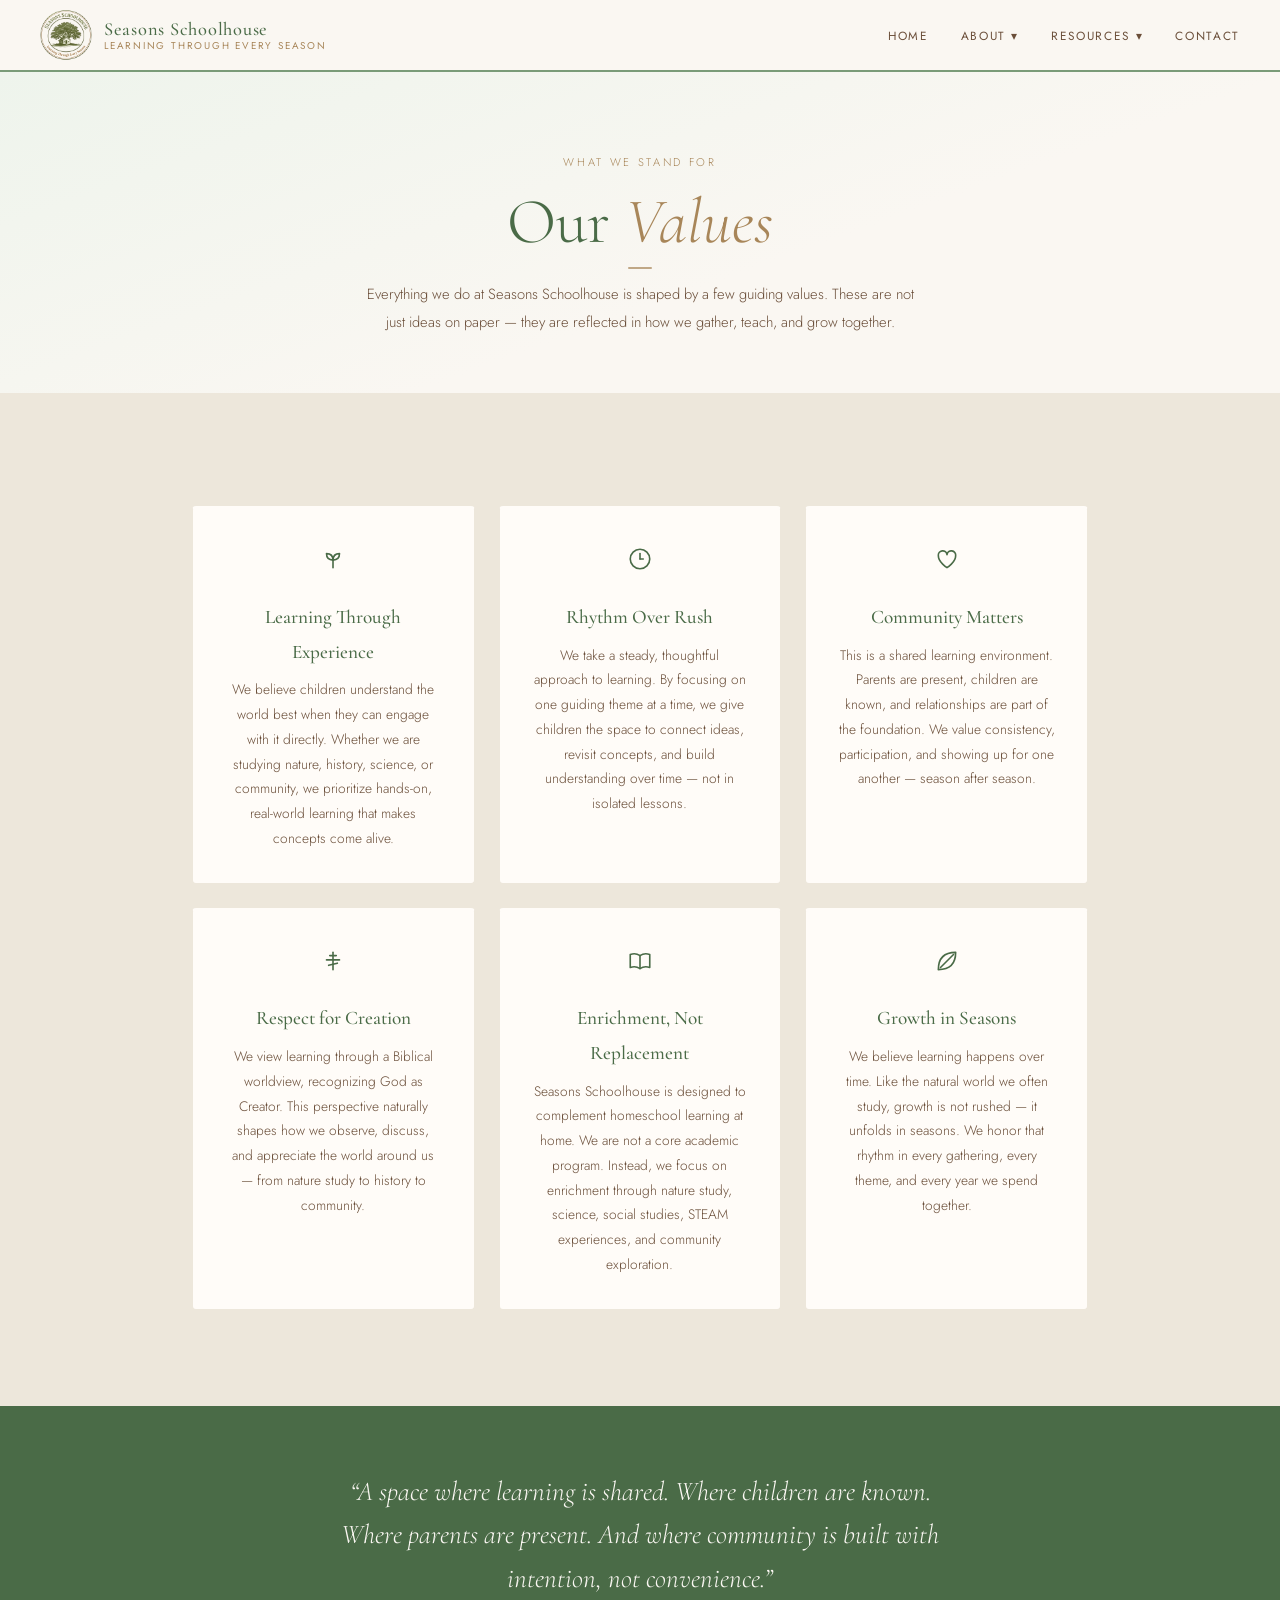
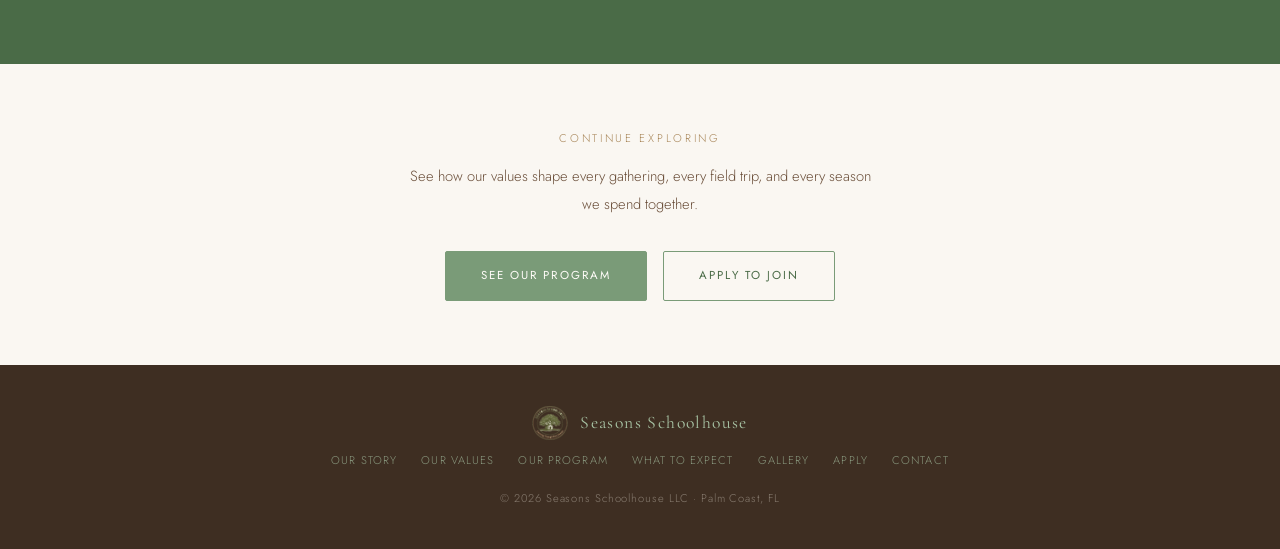
<file: values.html>
<!DOCTYPE html>
<html lang="en">
<head>
  <meta charset="UTF-8" />
  <meta name="viewport" content="width=device-width, initial-scale=1.0" />
  <title>Our Values | Christian Homeschool Enrichment Flagler FL</title>
  <meta name="description" content="The values shaping Seasons Schoolhouse — a faith-informed homeschool co-op in Flagler County, FL. Experience, rhythm, community, and stewardship of creation." />
  <link rel="canonical" href="https://seasonsschoolhouse.org/values.html" />
  <!-- Favicon set (cream bg — fixes dark-mode blob) -->
  <link rel="icon" type="image/x-icon" href="/favicon.ico" />
  <link rel="icon" type="image/png" sizes="32x32" href="/favicon-32.png" />
  <link rel="icon" type="image/png" sizes="16x16" href="/favicon-16.png" />
  <link rel="apple-touch-icon" sizes="180x180" href="/apple-touch-icon.png" />
  <link rel="manifest" href="/site.webmanifest" />
  <meta name="theme-color" content="#FAF7F2" />
  <meta property="og:title" content="Our Values | Christian Homeschool Enrichment Flagler FL" />
  <meta property="og:description" content="The values shaping Seasons Schoolhouse — a faith-informed homeschool enrichment program in Flagler County, FL. Rhythm, community, nature, Biblical worldview." />
  <meta property="og:image" content="https://seasonsschoolhouse.org/og-image.png" />
  <meta property="og:image:width" content="1200" />
  <meta property="og:image:height" content="630" />
  <meta property="og:image:alt" content="Seasons Schoolhouse — Homeschool Enrichment Program, Flagler County, FL" />
  <meta property="og:type" content="website" />
  <meta property="og:url" content="https://seasonsschoolhouse.org/values.html" />
  <meta property="og:locale" content="en_US" />
  <meta property="og:site_name" content="Seasons Schoolhouse" />
  <meta name="twitter:card" content="summary_large_image" />
  <meta name="twitter:title" content="Our Values | Christian Homeschool Enrichment Flagler FL" />
  <meta name="twitter:description" content="The values shaping Seasons Schoolhouse — a faith-informed homeschool enrichment program in Flagler County, FL. Rhythm, community, nature, Biblical worldview." />
  <meta name="twitter:image" content="https://seasonsschoolhouse.org/og-image.png" />
  <meta name="keywords" content="homeschool enrichment, homeschool co-op Flagler County, homeschool Palm Coast, Christian homeschool Florida, homeschool program 3rd-8th grade, nature study homeschool, STEAM homeschool, homeschool field trips Flagler County, homeschool community Palm Coast" />
  <meta name="author" content="Seasons Schoolhouse" />
  <meta name="robots" content="index, follow" />
  <meta name="geo.region" content="US-FL" />
  <meta name="geo.placename" content="Flagler County, Florida" />
  <link rel="preconnect" href="https://fonts.googleapis.com" />
  <link rel="preconnect" href="https://fonts.gstatic.com" crossorigin />
  <link href="https://fonts.googleapis.com/css2?family=Cormorant+Garamond:ital,wght@0,300;0,400;0,500;0,600;1,300;1,400&family=Jost:wght@300;400;500&display=swap" rel="stylesheet" />
  <style>/* ─── RESET & VARIABLES ─── */
*, *::before, *::after { box-sizing: border-box; margin: 0; padding: 0; }

:root {
  --cream:   #FAF7F2;
  --linen:   #EDE7DB;
  --sage:    #7A9B78;
  --sage-lt: #A8C4A5;
  --moss:    #4A6B47;
  --tan:     #A88659;
  --brown:   #6B4F3A;
  --bark:    #3E2E22;
  --white:   #FFFCF8;
  --shadow:  0 4px 20px rgba(62,46,34,0.08);
}

html { scroll-behavior: smooth; }

body {
  font-family: 'Jost', sans-serif;
  background: var(--cream);
  color: var(--bark);
  font-weight: 300;
  font-size: 16px;
  line-height: 1.8;
  overflow-x: hidden;
}

/* ─── NAV ─── */
nav {
  position: fixed;
  top: 0; left: 0; right: 0;
  z-index: 1000;
  background: rgba(250,247,242,0.97);
  backdrop-filter: blur(10px);
  border-bottom: 1px solid var(--linen);
  padding: 0 2.5rem;
  display: flex;
  align-items: center;
  justify-content: space-between;
  height: 72px;
}

.nav-logo {
  display: flex;
  align-items: center;
  gap: 0.75rem;
  cursor: pointer;
  text-decoration: none;
}

.nav-logo img {
  height: 52px; width: 52px;
  object-fit: contain;
  border-radius: 50%;
}

.nav-logo-text {
  font-family: 'Cormorant Garamond', serif;
  font-size: 1.15rem;
  font-weight: 500;
  letter-spacing: 0.04em;
  color: var(--moss);
  line-height: 1.2;
}

.nav-logo-text span {
  display: block;
  font-size: 0.62rem;
  font-weight: 400;
  letter-spacing: 0.18em;
  text-transform: uppercase;
  color: var(--tan);
  font-family: 'Jost', sans-serif;
}

.nav-links {
  display: flex;
  align-items: center;
  gap: 2rem;
  list-style: none;
}

.nav-links > li > a,
.nav-links > li > button {
  font-family: 'Jost', sans-serif;
  font-size: 0.74rem;
  font-weight: 400;
  letter-spacing: 0.14em;
  text-transform: uppercase;
  color: var(--brown);
  text-decoration: none;
  cursor: pointer;
  background: none;
  border: none;
  padding: 0;
  transition: color 0.2s;
  white-space: nowrap;
}

.nav-links > li > a:hover,
.nav-links > li > button:hover { color: var(--sage); }

.nav-links > li > a.active { color: var(--moss); font-weight: 500; }

/* Dropdowns */
.dropdown { position: relative; }

.dropdown-menu {
  display: none;
  position: absolute;
  top: calc(100% + 14px);
  left: 50%;
  transform: translateX(-50%);
  background: var(--white);
  border: 1px solid var(--linen);
  border-radius: 4px;
  min-width: 200px;
  box-shadow: 0 8px 28px rgba(62,46,34,0.1);
  padding: 0.5rem 0;
  list-style: none;
  z-index: 500;
}

.dropdown-menu.open { display: block; }

.dropdown-menu li a {
  display: block;
  padding: 0.65rem 1.5rem;
  font-family: 'Jost', sans-serif;
  font-size: 0.72rem;
  letter-spacing: 0.12em;
  text-transform: uppercase;
  color: var(--brown);
  text-decoration: none;
  transition: background 0.15s, color 0.15s;
}

.dropdown-menu li a:hover { background: var(--cream); color: var(--sage); }
.dropdown-menu li a.active { color: var(--moss); }

/* Hamburger */
.hamburger {
  display: none;
  flex-direction: column;
  gap: 5px;
  cursor: pointer;
  background: none;
  border: none;
  padding: 4px;
  z-index: 1001;
}
.hamburger span {
  display: block;
  width: 22px; height: 1.5px;
  background: var(--brown);
  transition: 0.3s;
}

/* ─── PAGE WRAPPER ─── */
.page-wrapper {
  min-height: 100vh;
  padding-top: 72px;
  animation: fadeUp 0.45s ease both;
}

@keyframes fadeUp {
  from { opacity: 0; transform: translateY(14px); }
  to   { opacity: 1; transform: translateY(0); }
}

/* ─── BUTTONS ─── */
.btn {
  display: inline-block;
  padding: 0.85rem 2.2rem;
  border: 1px solid var(--sage);
  color: var(--moss);
  font-family: 'Jost', sans-serif;
  font-size: 0.72rem;
  font-weight: 400;
  letter-spacing: 0.18em;
  text-transform: uppercase;
  cursor: pointer;
  background: transparent;
  transition: background 0.25s, color 0.25s, border-color 0.25s;
  border-radius: 2px;
  text-decoration: none;
}
.btn:hover { background: var(--sage); color: var(--white); }
.btn-solid { background: var(--sage); color: var(--white); }
.btn-solid:hover { background: var(--moss); border-color: var(--moss); }
.btn-tan { border-color: var(--tan); color: var(--brown); }
.btn-tan:hover { background: var(--tan); color: var(--white); }

/* ─── PAGE HERO ─── */
.page-hero {
  padding: 5rem 2rem 3.5rem;
  text-align: center;
  border-bottom: 1px solid var(--linen);
  background: var(--cream);
}

.page-label {
  font-size: 0.7rem;
  letter-spacing: 0.24em;
  text-transform: uppercase;
  color: var(--tan);
  margin-bottom: 0.9rem;
}

.page-title {
  font-family: 'Cormorant Garamond', serif;
  font-size: clamp(2.4rem, 5vw, 4rem);
  font-weight: 300;
  color: var(--moss);
  line-height: 1.1;
  margin-bottom: 0.8rem;
}
.page-title em { font-style: italic; color: var(--tan); }

.page-subtitle {
  font-size: 0.92rem;
  color: var(--brown);
  max-width: 560px;
  margin: 0 auto;
  line-height: 1.9;
}

/* ─── DIVIDER ─── */
.divider { width: 40px; height: 1px; background: var(--tan); margin: 1.8rem 0; }
.divider-center { margin: 1.8rem auto; }

/* ─── SECTION HEADING ─── */
.section-heading {
  font-family: 'Cormorant Garamond', serif;
  font-size: clamp(1.7rem, 3.5vw, 2.6rem);
  font-weight: 300;
  color: var(--moss);
  text-align: center;
  margin-bottom: 0.4rem;
}
.section-heading em { font-style: italic; color: var(--tan); }

.section-label {
  text-align: center;
  font-size: 0.72rem;
  letter-spacing: 0.16em;
  text-transform: uppercase;
  color: var(--tan);
  margin-bottom: 3rem;
}

/* ─── CONTENT CONTAINER ─── */
.container {
  max-width: 860px;
  margin: 0 auto;
  padding: 4rem 2rem;
}

.container-wide {
  max-width: 1060px;
  margin: 0 auto;
  padding: 4rem 2rem;
}

/* ─── HOME ─── */
.hero {
  display: flex;
  flex-direction: column;
  align-items: center;
  justify-content: center;
  text-align: center;
  min-height: calc(100vh - 72px);
  padding: 4rem 2rem 5rem;
  position: relative;
  overflow: hidden;
}

.hero::before {
  content: '';
  position: absolute;
  width: 640px; height: 640px;
  border-radius: 50%;
  border: 1px solid var(--sage-lt);
  opacity: 0.22;
  top: 50%; left: 50%;
  transform: translate(-50%, -50%);
  pointer-events: none;
}
.hero::after {
  content: '';
  position: absolute;
  width: 950px; height: 950px;
  border-radius: 50%;
  border: 1px solid var(--tan);
  opacity: 0.1;
  top: 50%; left: 50%;
  transform: translate(-50%, -50%);
  pointer-events: none;
}

.hero-logo {
  width: 130px; height: 130px;
  object-fit: contain; border-radius: 50%;
  margin-bottom: 1.8rem;
  position: relative; z-index: 1;
}

.hero-eyebrow {
  font-size: 0.7rem; letter-spacing: 0.24em;
  text-transform: uppercase; color: var(--tan);
  margin-bottom: 1rem;
  position: relative; z-index: 1;
}

.hero-title {
  font-family: 'Cormorant Garamond', serif;
  font-size: clamp(3rem, 7vw, 5.5rem);
  font-weight: 300; line-height: 1.08;
  color: var(--moss); margin-bottom: 0.3em;
  position: relative; z-index: 1;
}
.hero-title em { font-style: italic; color: var(--tan); }

.hero-subtitle {
  font-family: 'Cormorant Garamond', serif;
  font-size: clamp(1.05rem, 2.2vw, 1.35rem);
  font-weight: 300; font-style: italic;
  color: var(--brown); margin-bottom: 1.5rem;
  position: relative; z-index: 1;
}

.hero-tagline {
  font-size: 0.9rem; letter-spacing: 0.03em;
  color: var(--brown); max-width: 480px;
  margin-bottom: 2.8rem; line-height: 1.9;
  position: relative; z-index: 1;
}

.hero-btns {
  display: flex; gap: 1rem;
  flex-wrap: wrap; justify-content: center;
  position: relative; z-index: 1;
}

/* Pillars */
.pillars {
  background: var(--linen);
  padding: 3.5rem 2rem;
  display: grid;
  grid-template-columns: repeat(auto-fit, minmax(180px, 1fr));
  gap: 2rem; text-align: center;
}
.pillar-icon { font-size: 1.6rem; margin-bottom: 0.6rem; display: block; }
.pillar h3 {
  font-family: 'Cormorant Garamond', serif;
  font-size: 1.08rem; font-weight: 500;
  color: var(--moss); margin-bottom: 0.35rem;
}
.pillar p { font-size: 0.84rem; color: var(--brown); line-height: 1.75; }

/* Quote band */
.quote-band {
  padding: 4.5rem 2rem; text-align: center;
  background: var(--moss);
}
.quote-band blockquote {
  font-family: 'Cormorant Garamond', serif;
  font-size: clamp(1.3rem, 3vw, 2rem);
  font-weight: 300; font-style: italic;
  color: var(--cream); max-width: 680px;
  margin: 0 auto; line-height: 1.55;
}
.quote-band cite {
  display: block; margin-top: 1.2rem;
  font-family: 'Jost', sans-serif; font-style: normal;
  font-size: 0.7rem; letter-spacing: 0.18em;
  text-transform: uppercase; color: var(--sage-lt);
}

/* ─── OUR STORY ─── */
.story-grid {
  display: grid;
  grid-template-columns: 1fr 2fr;
  gap: 4rem;
  align-items: start;
}

.story-sidebar { position: sticky; top: 90px; }

.founder-initial {
  width: 110px; height: 110px;
  border-radius: 50%;
  background: var(--linen);
  border: 2px solid var(--sage-lt);
  display: flex; align-items: center; justify-content: center;
  font-family: 'Cormorant Garamond', serif;
  font-size: 2.8rem; font-weight: 300;
  color: var(--sage); margin-bottom: 1.2rem;
}

.founder-name {
  font-family: 'Cormorant Garamond', serif;
  font-size: 1.35rem; font-weight: 500;
  color: var(--bark); margin-bottom: 0.2rem;
}
.founder-role {
  font-size: 0.7rem; letter-spacing: 0.14em;
  text-transform: uppercase; color: var(--tan);
}

.story-body p {
  font-size: 1rem; color: var(--bark);
  line-height: 2; margin-bottom: 1.4rem;
}
.story-body p:first-child::first-letter {
  font-family: 'Cormorant Garamond', serif;
  font-size: 3rem; font-weight: 300;
  float: left; line-height: 0.8;
  margin-right: 0.1em; color: var(--sage);
}

.story-links {
  display: grid;
  grid-template-columns: 1fr 1fr;
  gap: 1rem;
  margin-top: 3rem;
}

.story-link-card {
  background: var(--white);
  border: 1px solid var(--linen);
  border-radius: 4px;
  padding: 1.5rem;
  text-decoration: none;
  transition: border-color 0.2s, box-shadow 0.2s;
}
.story-link-card:hover {
  border-color: var(--sage-lt);
  box-shadow: var(--shadow);
}
.story-link-card h4 {
  font-family: 'Cormorant Garamond', serif;
  font-size: 1.1rem; font-weight: 500;
  color: var(--moss); margin-bottom: 0.35rem;
}
.story-link-card p { font-size: 0.8rem; color: var(--brown); line-height: 1.65; }
.story-link-card .arrow {
  display: inline-block; margin-top: 0.6rem;
  font-size: 0.7rem; letter-spacing: 0.1em;
  text-transform: uppercase; color: var(--tan);
}

/* ─── VALUES ─── */
.values-intro {
  max-width: 660px;
  margin: 0 auto;
  text-align: center;
  padding: 3.5rem 2rem 1rem;
}
.values-intro p { font-size: 1rem; color: var(--bark); line-height: 2; }

.values-grid {
  display: grid;
  grid-template-columns: repeat(auto-fit, minmax(280px, 1fr));
  gap: 1.5rem;
  max-width: 960px;
  margin: 3rem auto;
  padding: 0 2rem;
}

.value-card {
  background: var(--white);
  border: 1px solid var(--linen);
  border-radius: 4px;
  padding: 2rem;
  transition: box-shadow 0.2s;
  text-align: center;
}
.value-card:hover { box-shadow: var(--shadow); }

.value-icon { font-size: 1.6rem; margin-bottom: 0.8rem; display: block; }
.value-card h2, .value-card h3 {
  font-family: 'Cormorant Garamond', serif;
  font-size: 1.2rem; font-weight: 500;
  color: var(--moss); margin-bottom: 0.5rem;
}
.value-card p { font-size: 0.86rem; color: var(--brown); line-height: 1.8; }

.values-closing {
  background: var(--moss);
  padding: 4rem 2rem;
  text-align: center;
}
.values-closing p {
  font-family: 'Cormorant Garamond', serif;
  font-size: clamp(1.2rem, 2.5vw, 1.7rem);
  font-weight: 300; font-style: italic;
  color: var(--cream); max-width: 640px;
  margin: 0 auto; line-height: 1.6;
}

/* ─── PROGRAM ─── */
.program-intro {
  max-width: 680px;
  margin: 0 auto;
  text-align: center;
  padding: 3.5rem 2rem 1rem;
}
.program-intro p { font-size: 1rem; color: var(--bark); line-height: 2; }

.program-section {
  max-width: 900px;
  margin: 0 auto;
  padding: 3rem 2rem;
}

.program-section h3 {
  font-family: 'Cormorant Garamond', serif;
  font-size: 1.6rem; font-weight: 400;
  color: var(--moss); margin-bottom: 0.5rem;
}

.program-section p {
  font-size: 0.92rem; color: var(--bark);
  line-height: 2; margin-bottom: 1.2rem;
}

.program-divider {
  border: none;
  border-top: 1px solid var(--linen);
  margin: 0 2rem;
}

.areas-grid {
  display: grid;
  grid-template-columns: repeat(auto-fit, minmax(220px, 1fr));
  gap: 1.2rem;
  max-width: 960px;
  margin: 3rem auto;
  padding: 0 2rem;
}

.area-card {
  background: var(--white);
  border: 1px solid var(--linen);
  border-radius: 4px;
  padding: 1.6rem;
  display: flex; gap: 1rem;
  align-items: flex-start;
}
.area-card .icon { font-size: 1.3rem; flex-shrink: 0; margin-top: 0.1rem; }
.area-card h4 {
  font-family: 'Cormorant Garamond', serif;
  font-size: 1.05rem; font-weight: 500;
  color: var(--moss); margin-bottom: 0.3rem;
}
.area-card p { font-size: 0.82rem; color: var(--brown); line-height: 1.75; }

.program-strip {
  background: var(--linen);
  padding: 3rem 2rem;
}

/* ─── APPLY ─── */
.apply-intro {
  max-width: 680px;
  margin: 0 auto;
  text-align: center;
  padding: 3.5rem 2rem 2rem;
}
.apply-intro p { font-size: 1rem; color: var(--bark); line-height: 2; }

.prereview {
  background: var(--linen);
  padding: 3rem 2rem;
}
.prereview-inner {
  max-width: 760px;
  margin: 0 auto;
}
.prereview h3 {
  font-family: 'Cormorant Garamond', serif;
  font-size: 1.5rem; font-weight: 400;
  color: var(--moss); margin-bottom: 0.5rem;
  text-align: center;
}
.prereview p {
  font-size: 0.9rem; color: var(--brown);
  line-height: 1.9; text-align: center;
  margin-bottom: 2rem;
}

.prereview-cards {
  display: grid;
  grid-template-columns: repeat(auto-fit, minmax(200px, 1fr));
  gap: 1rem;
}

.prereview-card {
  background: var(--white);
  border: 1px solid rgba(196,168,130,0.3);
  border-radius: 4px;
  padding: 1.5rem;
  text-decoration: none;
  text-align: center;
  transition: box-shadow 0.2s, border-color 0.2s;
}
.prereview-card:hover {
  box-shadow: var(--shadow);
  border-color: var(--sage-lt);
}
.prereview-card .icon { font-size: 1.5rem; display: block; margin-bottom: 0.6rem; }
.prereview-card h4 {
  font-family: 'Cormorant Garamond', serif;
  font-size: 1rem; font-weight: 500;
  color: var(--moss); margin-bottom: 0.3rem;
}
.prereview-card p { font-size: 0.78rem; color: var(--brown); line-height: 1.6; }

/* Apply steps */
.apply-steps {
  max-width: 780px;
  margin: 0 auto;
  padding: 4rem 2rem;
}

.apply-steps h3 {
  font-family: 'Cormorant Garamond', serif;
  font-size: 1.6rem; font-weight: 400;
  color: var(--moss); margin-bottom: 2.5rem;
  text-align: center;
}

.steps-list { list-style: none; }

.step-item {
  display: flex;
  gap: 1.5rem;
  align-items: flex-start;
  margin-bottom: 2rem;
  padding-bottom: 2rem;
  border-bottom: 1px solid var(--linen);
}
.step-item:last-child { border-bottom: none; margin-bottom: 0; padding-bottom: 0; }

.step-number {
  flex-shrink: 0;
  width: 44px; height: 44px;
  border-radius: 50%;
  background: var(--linen);
  border: 1px solid var(--tan);
  display: flex; align-items: center; justify-content: center;
  font-family: 'Cormorant Garamond', serif;
  font-size: 1.2rem; font-weight: 500;
  color: var(--moss);
}

.step-content h4 {
  font-family: 'Cormorant Garamond', serif;
  font-size: 1.1rem; font-weight: 500;
  color: var(--moss); margin-bottom: 0.3rem;
}
.step-content p { font-size: 0.86rem; color: var(--brown); line-height: 1.8; }

.apply-cta {
  background: var(--linen);
  padding: 3.5rem 2rem;
  text-align: center;
}
.apply-cta p {
  font-size: 0.92rem; color: var(--brown);
  line-height: 1.9; max-width: 520px;
  margin: 0 auto 1.8rem;
}

/* ─── HANDBOOK ─── */
.handbook-wrapper {
  max-width: 780px;
  margin: 0 auto;
  padding: 3rem 2rem 5rem;
}

.handbook-section {
  margin-bottom: 3rem;
  padding-bottom: 3rem;
  border-bottom: 1px solid var(--linen);
}
.handbook-section:last-child { border-bottom: none; }

.handbook-section h2 {
  font-family: 'Cormorant Garamond', serif;
  font-size: 1.5rem; font-weight: 500;
  color: var(--moss); margin-bottom: 0.5rem;
}
.handbook-section h3 {
  font-family: 'Cormorant Garamond', serif;
  font-size: 1.15rem; font-weight: 500;
  color: var(--brown); margin: 1.4rem 0 0.4rem;
}
.handbook-section p {
  font-size: 0.9rem; color: var(--bark);
  line-height: 2; margin-bottom: 0.9rem;
}
.handbook-section ul {
  list-style: none; padding-left: 0;
  margin-bottom: 0.9rem;
}
.handbook-section ul li {
  font-size: 0.9rem; color: var(--bark);
  line-height: 1.9; padding-left: 1.3rem;
  position: relative;
}
.handbook-section ul li::before {
  content: '·';
  position: absolute; left: 0;
  color: var(--tan); font-size: 1.2rem;
}

.handbook-toc {
  background: var(--linen);
  border-radius: 4px;
  padding: 2rem;
  margin-bottom: 3rem;
}
.handbook-toc h3 {
  font-family: 'Cormorant Garamond', serif;
  font-size: 1.1rem; font-weight: 500;
  color: var(--moss); margin-bottom: 1rem;
}
.handbook-toc ol {
  padding-left: 1.2rem;
}
.handbook-toc ol li {
  font-size: 0.84rem; color: var(--brown);
  line-height: 2;
}
.handbook-toc ol li a {
  color: var(--brown); text-decoration: none;
  transition: color 0.2s;
}
.handbook-toc ol li a:hover { color: var(--sage); }

.handbook-download-bar {
  background: var(--moss);
  padding: 2rem;
  text-align: center;
  display: flex;
  align-items: center;
  justify-content: center;
  gap: 1.5rem;
  flex-wrap: wrap;
}
.handbook-download-bar p {
  font-size: 0.88rem;
  color: var(--cream);
  letter-spacing: 0.04em;
}

/* ─── CALENDAR ─── */
.calendar-wrapper {
  max-width: 900px;
  margin: 0 auto;
  padding: 3rem 2rem 5rem;
}

.calendar-year-label {
  font-family: 'Cormorant Garamond', serif;
  font-size: 1.1rem; font-weight: 400;
  color: var(--tan); letter-spacing: 0.1em;
  text-align: center; margin-bottom: 2.5rem;
}

.calendar-grid {
  display: grid;
  grid-template-columns: repeat(auto-fit, minmax(260px, 1fr));
  gap: 1.5rem;
}

.cal-month {
  background: var(--white);
  border: 1px solid var(--linen);
  border-radius: 4px;
  overflow: hidden;
}

.cal-month-header {
  background: var(--linen);
  padding: 0.9rem 1.2rem;
  font-family: 'Cormorant Garamond', serif;
  font-size: 1.05rem; font-weight: 500;
  color: var(--moss);
  display: flex;
  justify-content: space-between;
  align-items: center;
}

.cal-month-header span {
  font-family: 'Jost', sans-serif;
  font-size: 0.68rem; font-weight: 400;
  letter-spacing: 0.1em; color: var(--tan);
}

.cal-days-header {
  display: grid;
  grid-template-columns: repeat(7, 1fr);
  padding: 0.6rem 0.8rem 0;
}

.cal-day-label {
  text-align: center;
  font-size: 0.6rem;
  letter-spacing: 0.1em;
  text-transform: uppercase;
  color: var(--tan);
  font-weight: 400;
  padding: 0.3rem 0;
}

.cal-days {
  display: grid;
  grid-template-columns: repeat(7, 1fr);
  padding: 0.3rem 0.8rem 0.8rem;
  gap: 2px;
}

.cal-day {
  text-align: center;
  font-size: 0.8rem;
  color: var(--brown);
  padding: 0.35rem 0.2rem;
  border-radius: 50%;
  aspect-ratio: 1;
  display: flex;
  align-items: center;
  justify-content: center;
  cursor: default;
}

.cal-day.empty { color: transparent; }
.cal-day.other-month { color: rgba(107,79,58,0.25); }

.cal-day.meeting {
  background: var(--sage);
  color: var(--white);
  font-weight: 500;
  border-radius: 50%;
  cursor: pointer;
  position: relative;
}

.cal-day.special {
  background: var(--moss);
  color: var(--white);
  font-weight: 500;
  border-radius: 50%;
}

.cal-day.break {
  background: var(--linen);
  color: var(--tan);
  border-radius: 50%;
  font-size: 0.7rem;
}

.cal-day.today {
  border: 1px solid var(--tan);
}

/* Meeting list */
.meeting-list {
  background: var(--linen);
  padding: 3rem 2rem;
  margin-top: 3rem;
  border-radius: 4px;
}

.meeting-list h3 {
  font-family: 'Cormorant Garamond', serif;
  font-size: 1.4rem; font-weight: 400;
  color: var(--moss); margin-bottom: 1.5rem;
  text-align: center;
}

.meeting-items {
  max-width: 600px;
  margin: 0 auto;
  display: flex;
  flex-direction: column;
  gap: 0.6rem;
}

.meeting-item {
  display: flex;
  align-items: center;
  gap: 1rem;
  padding: 0.7rem 1rem;
  background: var(--white);
  border-radius: 3px;
  border-left: 3px solid var(--sage);
}

.meeting-item.special-event { border-left-color: var(--moss); }
.meeting-item.break-item { border-left-color: var(--linen); background: transparent; }

.meeting-date {
  font-family: 'Jost', sans-serif;
  font-size: 0.78rem; font-weight: 400;
  color: var(--moss); min-width: 120px;
  letter-spacing: 0.04em;
}

.meeting-name {
  font-size: 0.86rem;
  color: var(--brown);
}

.meeting-item.special-event .meeting-name { color: var(--moss); font-weight: 500; }
.meeting-item.break-item .meeting-name { color: var(--tan); font-style: italic; }

.cal-legend {
  display: flex;
  gap: 1.5rem;
  justify-content: center;
  margin-top: 2rem;
  flex-wrap: wrap;
}

.legend-item {
  display: flex;
  align-items: center;
  gap: 0.5rem;
  font-size: 0.76rem;
  color: var(--brown);
}

.legend-dot {
  width: 12px; height: 12px;
  border-radius: 50%;
}
.legend-dot.meeting { background: var(--sage); }
.legend-dot.special { background: var(--moss); }

/* ─── CURRENT FAMILIES ─── */
.families-intro {
  max-width: 640px;
  margin: 0 auto;
  text-align: center;
  padding: 3.5rem 2rem 2rem;
}
.families-intro p { font-size: 1rem; color: var(--bark); line-height: 2; }

.band-features {
  display: grid;
  grid-template-columns: repeat(auto-fit, minmax(180px, 1fr));
  gap: 1.2rem;
  max-width: 900px;
  margin: 2.5rem auto;
  padding: 0 2rem;
}

.band-feature {
  background: var(--white);
  border: 1px solid var(--linen);
  border-radius: 4px;
  padding: 1.5rem;
  text-align: center;
}
.band-feature .icon { font-size: 1.5rem; margin-bottom: 0.6rem; display: block; }
.band-feature h4 {
  font-family: 'Cormorant Garamond', serif;
  font-size: 1rem; font-weight: 500;
  color: var(--moss); margin-bottom: 0.3rem;
}
.band-feature p { font-size: 0.8rem; color: var(--brown); line-height: 1.65; }

.band-steps {
  max-width: 640px;
  margin: 0 auto;
  padding: 3rem 2rem;
}

.band-steps h3 {
  font-family: 'Cormorant Garamond', serif;
  font-size: 1.5rem; font-weight: 400;
  color: var(--moss); margin-bottom: 2rem;
  text-align: center;
}

.band-step {
  display: flex;
  gap: 1.2rem;
  align-items: flex-start;
  margin-bottom: 1.5rem;
}

.band-step-num {
  flex-shrink: 0;
  width: 36px; height: 36px;
  border-radius: 50%;
  background: var(--linen);
  border: 1px solid var(--tan);
  display: flex; align-items: center; justify-content: center;
  font-family: 'Cormorant Garamond', serif;
  font-size: 1.1rem; color: var(--moss);
}

.band-step p {
  font-size: 0.88rem; color: var(--bark);
  line-height: 1.85; padding-top: 0.35rem;
}

.band-step p a {
  color: var(--sage);
  text-decoration: none;
}
.band-step p a:hover { text-decoration: underline; }

.band-cta {
  background: var(--moss);
  padding: 3.5rem 2rem;
  text-align: center;
}
.band-cta p {
  font-size: 0.9rem; color: var(--cream);
  line-height: 1.9; max-width: 460px;
  margin: 0 auto 1.8rem;
  opacity: 0.88;
}

/* ─── CONTACT ─── */
.contact-wrap {
  max-width: 860px;
  margin: 0 auto;
  padding: 4rem 2rem 6rem;
  display: grid;
  grid-template-columns: 1fr 1.5fr;
  gap: 4rem;
}

.contact-info h3 {
  font-family: 'Cormorant Garamond', serif;
  font-size: 1.5rem; font-weight: 400;
  color: var(--moss); margin-bottom: 1rem;
}
.contact-info p {
  font-size: 0.9rem; color: var(--brown);
  line-height: 1.9; margin-bottom: 1.6rem;
}

.contact-detail {
  display: flex; align-items: center;
  gap: 0.8rem; margin-bottom: 0.9rem;
  font-size: 0.84rem; color: var(--brown);
}
.contact-detail a { color: var(--sage); text-decoration: none; }
.contact-detail a:hover { text-decoration: underline; }
.contact-icon { font-size: 1rem; }

.contact-form { display: flex; flex-direction: column; gap: 1.1rem; }
.form-row { display: grid; grid-template-columns: 1fr 1fr; gap: 1rem; }

.field { display: flex; flex-direction: column; gap: 0.4rem; }
.field label {
  font-size: 0.7rem; letter-spacing: 0.14em;
  text-transform: uppercase; color: var(--brown); font-weight: 400;
}
.field input, .field select, .field textarea {
  background: var(--white); border: 1px solid var(--linen);
  border-radius: 3px; padding: 0.75rem 1rem;
  font-family: 'Jost', sans-serif;
  font-size: 0.88rem; color: var(--bark);
  font-weight: 300; transition: border-color 0.2s;
  outline: none; width: 100%;
}
.field input:focus,
.field select:focus,
.field textarea:focus { border-color: var(--sage); }
.field textarea { resize: vertical; min-height: 120px; }
.form-note { font-size: 0.76rem; color: var(--brown); opacity: 0.7; line-height: 1.7; }

.form-success {
  display: none;
  background: var(--linen);
  border: 1px solid var(--sage-lt);
  border-radius: 4px;
  padding: 1.2rem 1.5rem;
  font-size: 0.88rem;
  color: var(--moss); line-height: 1.7;
}

/* ─── VALUES STRIP ─── */
.values-strip {
  background: var(--linen); padding: 3rem 2rem;
  display: flex; flex-wrap: wrap;
  gap: 1rem; justify-content: center;
}
.value-tag {
  padding: 0.5rem 1.2rem;
  border: 1px solid var(--tan);
  border-radius: 30px;
  font-size: 0.75rem; letter-spacing: 0.1em;
  text-transform: uppercase; color: var(--brown);
}

/* ─── FOOTER ─── */
footer {
  background: var(--bark);
  color: var(--linen);
  text-align: center;
  padding: 2.5rem 2rem;
}
.footer-logo-wrap {
  display: flex; align-items: center;
  justify-content: center; gap: 0.75rem;
  margin-bottom: 0.6rem;
}
.footer-logo-wrap img {
  width: 36px; height: 36px;
  border-radius: 50%; opacity: 0.85;
}
.footer-logo {
  font-family: 'Cormorant Garamond', serif;
  font-size: 1.1rem; font-weight: 400;
  letter-spacing: 0.08em; color: var(--sage-lt);
}
footer p { font-size: 0.7rem; letter-spacing: 0.08em; opacity: 0.42; }
.footer-links {
  display: flex; gap: 1.5rem;
  justify-content: center;
  margin-bottom: 1rem;
  flex-wrap: wrap;
}
.footer-links a {
  font-size: 0.7rem; letter-spacing: 0.1em;
  text-transform: uppercase;
  color: var(--sage-lt); text-decoration: none;
  opacity: 0.7; transition: opacity 0.2s;
}
.footer-links a:hover { opacity: 1; }

/* ─── MOBILE ─── */
@media (max-width: 768px) {
  .hamburger { display: flex; }

  nav { padding: 0 1.5rem; }

  .nav-links {
    display: none;
    position: fixed;
    top: 72px; left: 0; right: 0;
    background: var(--white);
    flex-direction: column;
    padding: 1.5rem;
    gap: 0;
    border-bottom: 1px solid var(--linen);
    box-shadow: 0 8px 24px rgba(62,46,34,0.08);
    max-height: calc(100vh - 72px);
    overflow-y: auto;
  }

  .nav-links.open { display: flex; }

  .nav-links > li {
    border-bottom: 1px solid var(--linen);
    padding: 0;
  }
  .nav-links > li:last-child { border-bottom: none; }

  .nav-links > li > a,
  .nav-links > li > button {
    display: block;
    padding: 1rem 0;
    font-size: 0.8rem;
    width: 100%;
    text-align: left;
  }

  .dropdown-menu {
    position: static;
    transform: none;
    box-shadow: none;
    border: none;
    border-top: 1px solid var(--linen);
    padding: 0 0 0.5rem 1rem;
    display: none;
    min-width: unset;
  }
  .dropdown-menu.open { display: block; }
  .dropdown-menu li a { padding: 0.6rem 0; }

  .story-grid { grid-template-columns: 1fr; gap: 2rem; }
  .story-links { grid-template-columns: 1fr; }
  .story-sidebar { position: static; }

  .contact-wrap { grid-template-columns: 1fr; gap: 2.5rem; }
  .form-row { grid-template-columns: 1fr; }
}

@media (max-width: 480px) {
  .nav-logo-text { display: none; }
  .hero-title { font-size: 2.6rem; }
  .page-title { font-size: 2rem; }
  .container { padding: 2.5rem 1.2rem; }
}

/* ─── NAV — green bottom border ─── */
nav { border-bottom: 2px solid var(--sage) !important; }

/* ─── NAV — active item underline ─── */
.nav-links > li > a.active {
  color: var(--moss);
  font-weight: 500;
  position: relative;
}
.nav-links > li > a.active::after {
  content: '';
  position: absolute;
  bottom: -4px; left: 0; right: 0;
  height: 2px;
  background: var(--sage);
  border-radius: 2px;
}

/* ─── PILLAR HOVER ─── */
.pillar {
  padding: 1.2rem;
  border-radius: 4px;
  border: 1px solid transparent;
  transition: border-color 0.25s, box-shadow 0.25s;
}
.pillar:hover {
  border-top: 3px solid var(--sage);
  box-shadow: 0 4px 18px rgba(62,46,34,0.08);
  background: var(--white);
}

/* ─── PAGE HERO GRADIENT ─── */
.page-hero {
  background: linear-gradient(160deg, #eef4ec 0%, var(--cream) 60%) !important;
}

/* ─── HEADING ACCENT LINE ─── */
.section-heading::after,
.page-title::after {
  content: '';
  display: block;
  width: 36px; height: 2px;
  background: var(--tan);
  margin: 0.7rem auto 0;
  border-radius: 2px;
}

/* ─── BUTTONS — slightly thicker border ─── */
.btn { border-width: 1.5px !important; }

/* ─── FOOTER LINK HOVER UNDERLINE ─── */
.footer-links a { position: relative; padding-bottom: 2px; }
.footer-links a::after {
  content: '';
  position: absolute;
  bottom: 0; left: 0; right: 0;
  height: 1px;
  background: var(--sage-lt);
  transform: scaleX(0);
  transition: transform 0.2s ease;
}
.footer-links a:hover::after { transform: scaleX(1); }

/* ─── STORY & VALUE CARD HOVER ─── */
.story-link-card {
  border-top: 3px solid transparent;
  transition: border-color 0.25s, box-shadow 0.25s;
}
.story-link-card:hover { border-top-color: var(--sage); }

.value-card {
  border-top: 3px solid transparent;
  transition: border-top-color 0.25s, box-shadow 0.25s;
}
.value-card:hover {
  border-top-color: var(--sage);
  box-shadow: 0 4px 18px rgba(62,46,34,0.08);
}

/* ─── FOUNDER PHOTO ─── */
.founder-photo {
  width: 160px; height: 160px;
  border-radius: 50%;
  object-fit: cover;
  border: 3px solid var(--sage-lt);
  margin-bottom: 1.2rem;
  display: block;
}

/* ─── DROPDOWN HOVER (desktop) ─── */
@media (min-width: 769px) {
  .dropdown:hover .dropdown-menu { display: block; }
}

/* ─── HERO circles off ─── */
.hero::before, .hero::after { display: none; }

/* ─── DROPDOWN HOVER (desktop) ─── */
@media (min-width: 769px) {
  .dropdown:hover .dropdown-menu { display: block; }
}

/* ─── HERO — remove decorative circles ─── */
.hero::before, .hero::after { display: none; }

/* ─── NAV — sage green bottom border ─── */
nav { border-bottom: 2px solid var(--sage) !important; }

/* ─── NAV — active page underline ─── */
.nav-links > li > a.active {
  color: var(--moss); font-weight: 500; position: relative;
}
.nav-links > li > a.active::after {
  content: '';
  position: absolute;
  bottom: -4px; left: 0; right: 0;
  height: 2px; background: var(--sage); border-radius: 2px;
}

/* ─── PILLAR SECTION — subtle top border to ease transition ─── */
.pillars {
  border-top: 3px solid var(--linen);
}
.pillar {
  padding: 1.2rem; border-radius: 4px;
  border: 1px solid transparent;
  transition: border-color 0.25s, box-shadow 0.25s, background 0.25s;
}
.pillar:hover {
  border-top: 3px solid var(--sage);
  box-shadow: 0 4px 18px rgba(62,46,34,0.08);
  background: var(--white);
}

/* ─── PAGE HERO — sage-to-cream gradient ─── */
.page-hero {
  background: linear-gradient(160deg, #eef4ec 0%, var(--cream) 60%) !important;
}

/* ─── HEADING ACCENT LINE — shorter, lighter ─── */
.section-heading::after,
.page-title::after {
  content: '';
  display: block;
  width: 24px; height: 2px;
  background: var(--tan);
  margin: 0.6rem auto 0;
  border-radius: 2px;
  opacity: 0.7;
}

/* ─── BUTTONS — slightly thicker border ─── */
.btn { border-width: 1.5px !important; }

/* ─── FOOTER LINK HOVER ─── */
.footer-links a { position: relative; padding-bottom: 2px; }
.footer-links a::after {
  content: '';
  position: absolute;
  bottom: 0; left: 0; right: 0;
  height: 1px; background: var(--sage-lt);
  transform: scaleX(0);
  transition: transform 0.2s ease;
}
.footer-links a:hover::after { transform: scaleX(1); }

/* ─── STORY & VALUE & AREA CARD HOVER ─── */
.story-link-card {
  border-top: 3px solid transparent;
  transition: border-color 0.25s, box-shadow 0.25s;
}
.story-link-card:hover { border-top-color: var(--sage); }

.value-card {
  border-top: 3px solid transparent;
  transition: border-top-color 0.25s, box-shadow 0.25s;
}
.value-card:hover {
  border-top-color: var(--sage);
  box-shadow: 0 4px 18px rgba(62,46,34,0.08);
}

/* ─── VALUES SECTION — linen background wrap ─── */
.values-section-wrap {
  background: var(--linen);
  padding: 1rem 0 3rem;
}

/* ─── FOUNDER PHOTO ─── */
.founder-photo {
  width: 160px; height: 160px;
  border-radius: 50%;
  object-fit: cover;
  border: 3px solid var(--sage-lt);
  margin-bottom: 1.2rem;
  display: block;
}

/* ─── GALLERY — botanical placeholder pattern ─── */
.gallery-placeholder {
  background: repeating-linear-gradient(
    45deg,
    var(--linen),
    var(--linen) 4px,
    var(--cream) 4px,
    var(--cream) 20px
  );
  width: 100%; height: 100%;
  display: flex; flex-direction: column;
  align-items: center; justify-content: center;
  gap: 0.6rem; color: var(--tan);
  font-family: 'Jost', sans-serif;
  font-size: 0.72rem; letter-spacing: 0.1em;
  text-transform: uppercase;
}
.gallery-placeholder span { font-size: 1.8rem; opacity: 0.6; }

/* ─── HANDBOOK — sticky TOC sidebar (desktop) ─── */
.handbook-layout {
  display: grid;
  grid-template-columns: 220px 1fr;
  gap: 3rem;
  max-width: 960px;
  margin: 0 auto;
  padding: 3rem 2rem 5rem;
  align-items: start;
}
.handbook-toc-sticky {
  position: sticky;
  top: 90px;
  background: var(--linen);
  border-radius: 4px;
  padding: 1.5rem;
}
.handbook-toc-sticky h3 {
  font-family: 'Cormorant Garamond', serif;
  font-size: 1rem; font-weight: 500;
  color: var(--moss); margin-bottom: 1rem;
}
.handbook-toc-sticky ol {
  padding-left: 1.2rem;
  counter-reset: toc-counter;
  list-style: none;
  padding-left: 0;
}
.handbook-toc-sticky ol li {
  font-size: 0.78rem; color: var(--brown);
  line-height: 1.5; padding: 0.3rem 0;
  border-bottom: 1px solid rgba(196,168,130,0.2);
}
.handbook-toc-sticky ol li:last-child { border-bottom: none; }
.handbook-toc-sticky ol li a {
  color: var(--brown); text-decoration: none;
  transition: color 0.2s;
}
.handbook-toc-sticky ol li a:hover { color: var(--sage); }

/* ─── QUOTE ROTATOR ─── */
.quote-band {
  position: relative; background: var(--moss);
  overflow: hidden; padding: 0;
}
.quote-slides-wrap { position: relative; }
.quote-slide {
  position: absolute;
  top: 0; left: 0; right: 0;
  padding: 4.5rem 2rem 3rem;
  display: flex; flex-direction: column;
  align-items: center; justify-content: center;
  text-align: center;
  opacity: 0; transition: opacity 1.2s ease;
  pointer-events: none;
}
.quote-slide.active { opacity: 1; pointer-events: auto; position: relative; }
.quote-slide blockquote {
  font-family: 'Cormorant Garamond', serif;
  font-size: clamp(1.2rem, 3vw, 1.85rem);
  font-weight: 300; font-style: italic;
  color: var(--cream); max-width: 720px;
  line-height: 1.65; margin: 0 auto 1.2rem;
}
.quote-slide cite {
  font-family: 'Jost', sans-serif; font-style: normal;
  font-size: 0.7rem; letter-spacing: 0.18em;
  text-transform: uppercase; color: var(--sage-lt);
}
.quote-dots {
  display: flex; justify-content: center;
  gap: 0.55rem; padding: 0 0 1.8rem;
  background: var(--moss);
}
.quote-dot {
  width: 7px; height: 7px; border-radius: 50%;
  background: var(--sage-lt); opacity: 0.35;
  transition: opacity 0.4s; cursor: pointer;
  border: none; padding: 0; display: block;
}
.quote-dot.active { opacity: 1; background: var(--cream); }

@media (max-width: 768px) {
  .handbook-layout { grid-template-columns: 1fr; }
  .handbook-toc-sticky { position: static; }
}


.dropdown-menu {
  top: calc(100% + 2px) !important;
  margin-top: 0 !important;
}

/* Invisible bridge fills gap so hover doesn't break */
.dropdown::before {
  content: '';
  position: absolute;
  top: 100%;
  left: 0;
  right: 0;
  height: 6px;
  z-index: 499;
}


/* ─── DROPDOWN HOVER — desktop only, no gap ─── */
@media (min-width: 769px) {
  /* Pure CSS hover — reliable, no JS conflicts */
  .dropdown:hover .dropdown-menu { display: block; }

  /* top: 100% = flush against button, padding creates visual gap
     while keeping the hover area continuous — no disappearing */
  .dropdown-menu {
    top: 100% !important;
    padding-top: 8px !important;
    margin-top: 0 !important;
  }

  /* Invisible hover bridge — fills any remaining gap */
  .dropdown::after {
    content: '';
    position: absolute;
    top: 100%;
    left: -10px;
    right: -10px;
    height: 10px;
    z-index: 499;
  }
}

/* Remove onclick from desktop — CSS handles it */
@media (min-width: 769px) {
  .dropdown-menu.open { display: block; }
}

</style>
  <!-- Google tag (gtag.js) -->
  <script async src="https://www.googletagmanager.com/gtag/js?id=G-NDZ4TR4262"></script>
  <script>
    window.dataLayer = window.dataLayer || [];
    function gtag(){dataLayer.push(arguments);}
    gtag('js', new Date());
    gtag('config', 'G-NDZ4TR4262');
  </script>
</head>
<body>
<nav>
  <a class="nav-logo" href="index.html">
    <img src="logo.png" alt="Seasons Schoolhouse homeschool enrichment program logo" />
    <div class="nav-logo-text">Seasons Schoolhouse<span>Learning Through Every Season</span></div>
  </a>
  <button class="hamburger" id="hamburger" aria-label="Menu">
    <span></span><span></span><span></span>
  </button>
  <ul class="nav-links" id="nav-links">
    <li><a href="index.html">Home</a></li>
    <li class="dropdown">
      <button class="dropdown-btn" data-target="about-dd">About &#9662;</button>
      <ul class="dropdown-menu" id="about-dd">
        <li><a href="about.html">Our Story</a></li>
        <li><a href="values.html" class="active">Our Values</a></li>
        <li><a href="program.html">Our Program</a></li>
        <li><a href="expect.html">What to Expect</a></li>
        <li><a href="gallery.html">Gallery</a></li>
      </ul>
    </li>
    <li class="dropdown">
      <button class="dropdown-btn" data-target="resources-dd">Resources &#9662;</button>
      <ul class="dropdown-menu" id="resources-dd">
        <li><a href="apply.html">Apply</a></li>
        <li><a href="handbook.html">Parent Handbook</a></li>
        <li><a href="calendar.html">Calendar</a></li>
        <li><a href="families.html">Current Families</a></li>
      </ul>
    </li>
    <li><a href="contact.html">Contact</a></li>
  </ul>
</nav>
<main class="page-wrapper">
  <div class="page-hero">
    <p class="page-label">What We Stand For</p>
    <h1 class="page-title">Our <em>Values</em></h1>
    <p class="page-subtitle">Everything we do at Seasons Schoolhouse is shaped by a few guiding values. These are not just ideas on paper &mdash; they are reflected in how we gather, teach, and grow together.</p>
  </div>

  <div class="values-section-wrap">
    <div class="values-grid" style="padding-top:3rem;">
      <div class="value-card">
        <span class="value-icon"><svg width="26" height="26" viewBox="0 0 24 24" fill="none" stroke="#4A6B47" stroke-width="1.5" stroke-linecap="round" stroke-linejoin="round" aria-hidden="true"><path d="M12 20 V11"/><path d="M12 13 Q6 13 6 7 Q12 7 12 13 Z"/><path d="M12 13 Q18 13 18 7 Q12 7 12 13 Z"/></svg></span>
        <h2>Learning Through Experience</h2>
        <p>We believe children understand the world best when they can engage with it directly. Whether we are studying nature, history, science, or community, we prioritize hands-on, real-world learning that makes concepts come alive.</p>
      </div>
      <div class="value-card">
        <span class="value-icon"><svg width="26" height="26" viewBox="0 0 24 24" fill="none" stroke="#4A6B47" stroke-width="1.5" stroke-linecap="round" stroke-linejoin="round" aria-hidden="true"><circle cx="12" cy="12" r="9"/><path d="M12 12 V7"/><path d="M12 12 L15 12"/></svg></span>
        <h2>Rhythm Over Rush</h2>
        <p>We take a steady, thoughtful approach to learning. By focusing on one guiding theme at a time, we give children the space to connect ideas, revisit concepts, and build understanding over time &mdash; not in isolated lessons.</p>
      </div>
      <div class="value-card">
        <span class="value-icon"><svg width="26" height="26" viewBox="0 0 24 24" fill="none" stroke="#4A6B47" stroke-width="1.5" stroke-linecap="round" stroke-linejoin="round" aria-hidden="true"><path d="M12 20C12 20 4 15 4 9a4 4 0 0 1 8-1 4 4 0 0 1 8 1c0 6-8 11-8 11z"/></svg></span>
        <h2>Community Matters</h2>
        <p>This is a shared learning environment. Parents are present, children are known, and relationships are part of the foundation. We value consistency, participation, and showing up for one another &mdash; season after season.</p>
      </div>
      <div class="value-card">
        <span class="value-icon"><svg width="26" height="26" viewBox="0 0 24 24" fill="none" stroke="#4A6B47" stroke-width="1.5" stroke-linecap="round" stroke-linejoin="round" aria-hidden="true"><path d="M12 4 V20"/><path d="M9 7 H15"/><path d="M6 11 H18"/><path d="M8 16 L16 14"/></svg></span>
        <h2>Respect for Creation</h2>
        <p>We view learning through a Biblical worldview, recognizing God as Creator. This perspective naturally shapes how we observe, discuss, and appreciate the world around us &mdash; from nature study to history to community.</p>
      </div>
      <div class="value-card">
        <span class="value-icon"><svg width="26" height="26" viewBox="0 0 24 24" fill="none" stroke="#4A6B47" stroke-width="1.5" stroke-linecap="round" stroke-linejoin="round" aria-hidden="true"><path d="M3 6c3-1 6-1 9 1c3-2 6-2 9-1v12c-3-1-6-1-9 1c-3-2-6-2-9-1V6z"/><path d="M12 7v12"/></svg></span>
        <h2>Enrichment, Not Replacement</h2>
        <p>Seasons Schoolhouse is designed to complement homeschool learning at home. We are not a core academic program. Instead, we focus on enrichment through nature study, science, social studies, STEAM experiences, and community exploration.</p>
      </div>
      <div class="value-card">
        <span class="value-icon"><svg width="26" height="26" viewBox="0 0 24 24" fill="none" stroke="#4A6B47" stroke-width="1.5" stroke-linecap="round" stroke-linejoin="round" aria-hidden="true"><path d="M4 20 Q4 4 20 4 Q20 20 4 20 Z"/><path d="M6 18 L18 6"/></svg></span>
        <h2>Growth in Seasons</h2>
        <p>We believe learning happens over time. Like the natural world we often study, growth is not rushed &mdash; it unfolds in seasons. We honor that rhythm in every gathering, every theme, and every year we spend together.</p>
      </div>
    </div>
  </div>

  <div class="values-closing">
    <p>&ldquo;A space where learning is shared. Where children are known. Where parents are present. And where community is built with intention, not convenience.&rdquo;</p>
  </div>

  <div style="padding:4rem 2rem;text-align:center;background:var(--cream);">
    <p class="page-label">Continue Exploring</p>
    <p style="font-size:0.92rem;color:var(--brown);margin-bottom:2rem;max-width:480px;margin-left:auto;margin-right:auto;line-height:1.9;">See how our values shape every gathering, every field trip, and every season we spend together.</p>
    <div style="display:flex;gap:1rem;justify-content:center;flex-wrap:wrap;">
      <a class="btn btn-solid" href="program.html">See Our Program</a>
      <a class="btn" href="apply.html">Apply to Join</a>
    </div>
  </div>

  <footer>
    <div class="footer-logo-wrap">
      <img src="logo.png" alt="Seasons Schoolhouse logo" />
      <div class="footer-logo">Seasons Schoolhouse</div>
    </div>
    <div class="footer-links">
      <a href="about.html">Our Story</a>
      <a href="values.html">Our Values</a>
      <a href="program.html">Our Program</a>
      <a href="expect.html">What to Expect</a>
      <a href="gallery.html">Gallery</a>
      <a href="apply.html">Apply</a>
      <a href="contact.html">Contact</a>
    </div>
    <p>&copy; <span class="year">2026</span> Seasons Schoolhouse LLC &middot; Palm Coast, FL</p>
  </footer>
</main>
<script src="script.js"></script>
</body>
</html>
</file>
